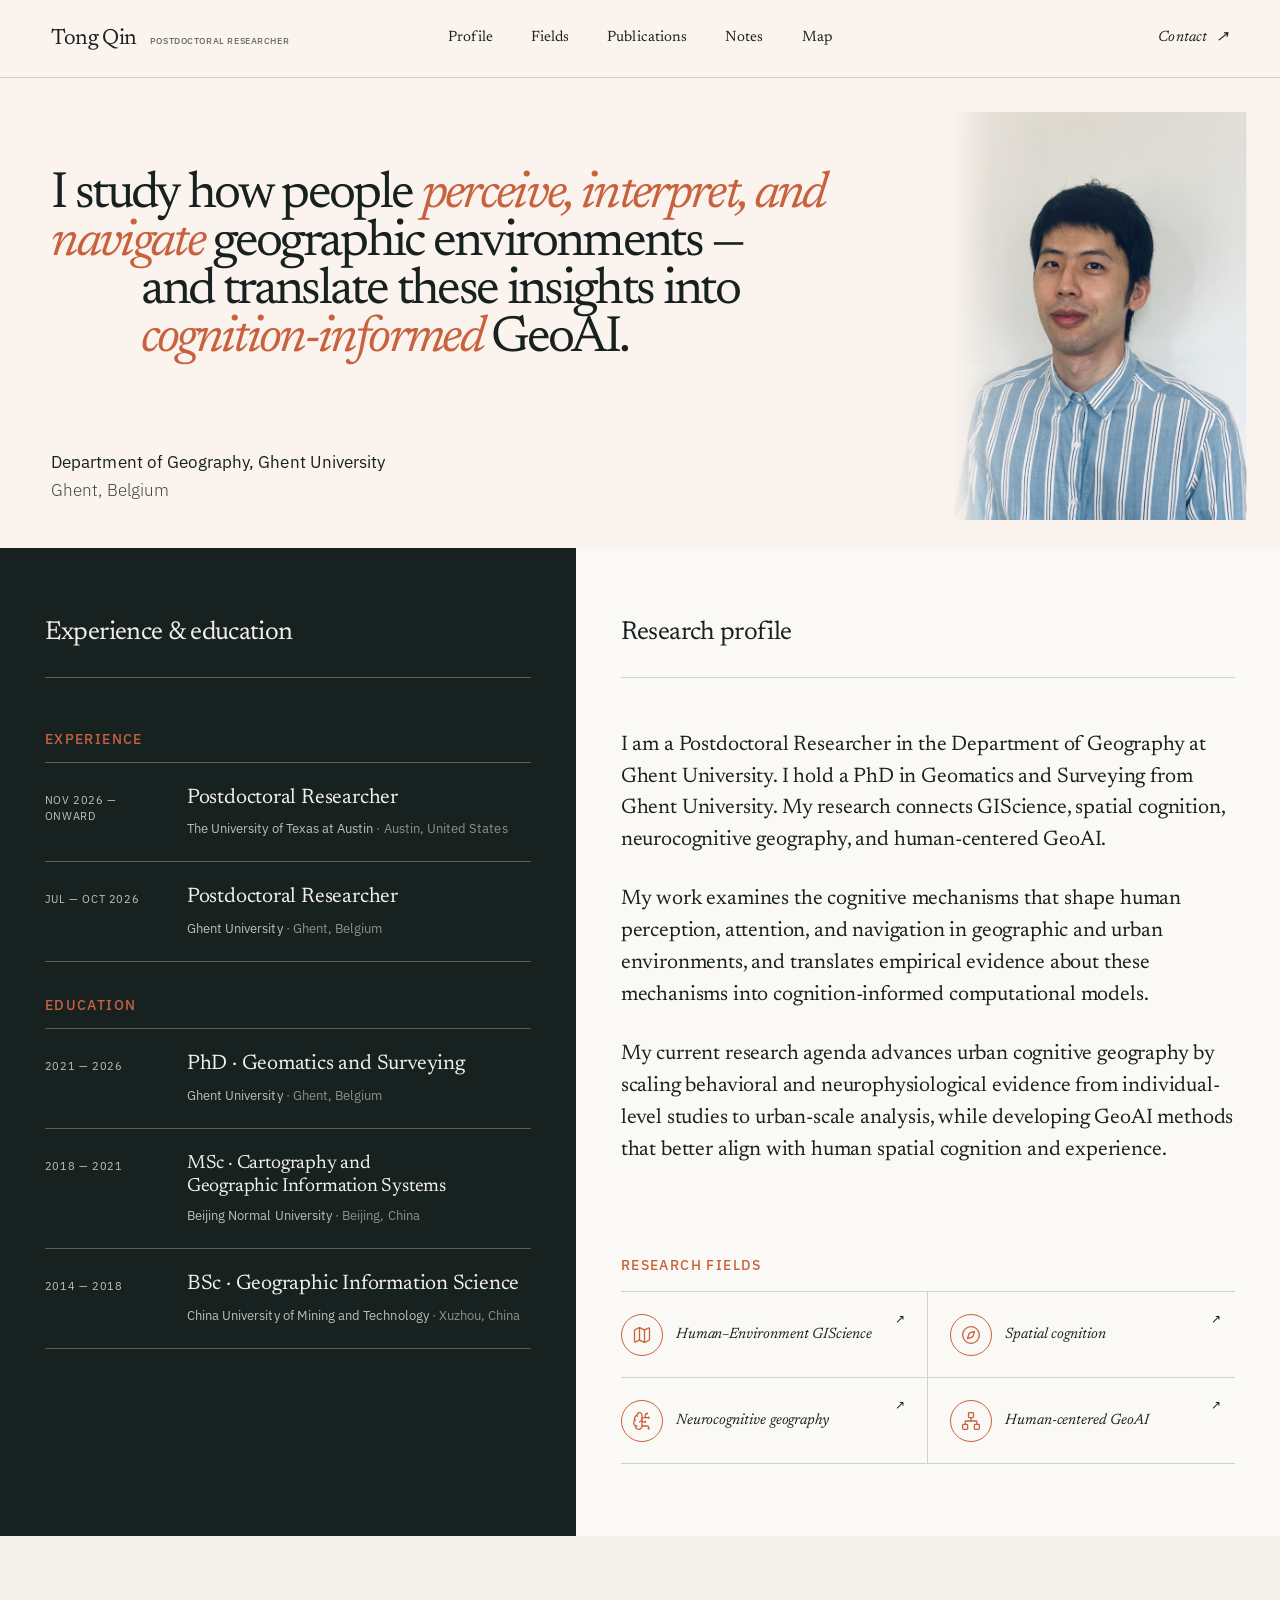
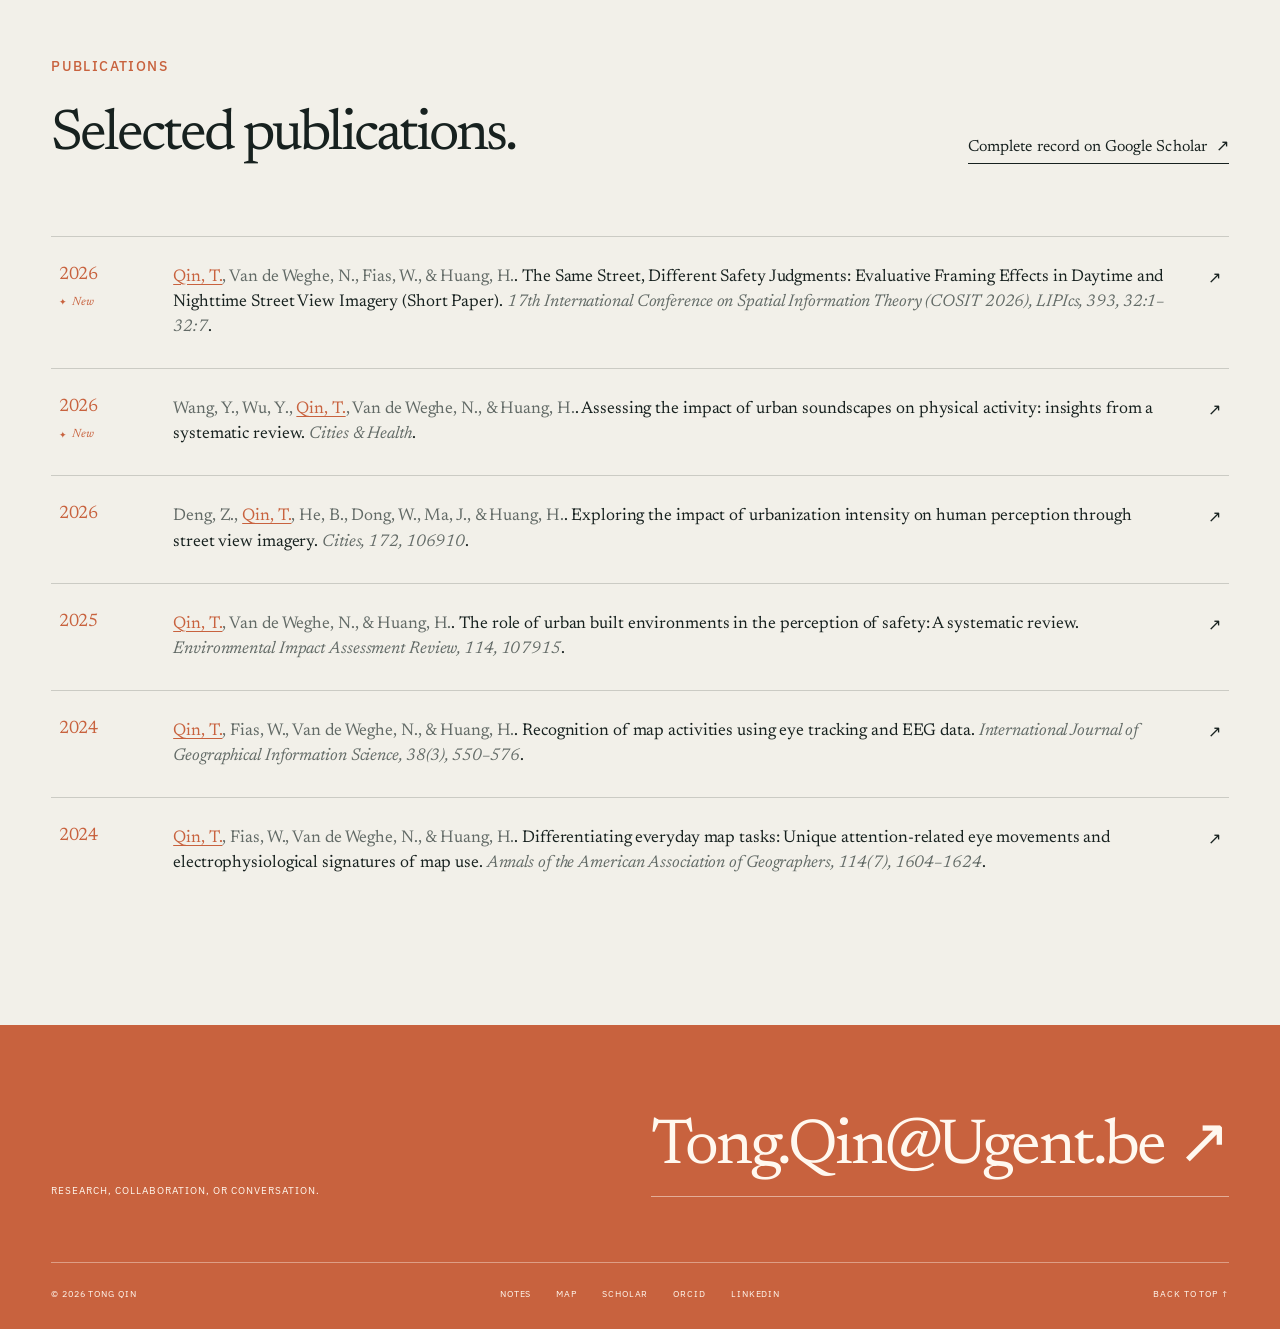
<file: index.html>
<!DOCTYPE html><html lang="en"><head><meta charSet="utf-8"/><meta name="viewport" content="width=device-width, initial-scale=1"/><link rel="preload" as="image" href="/images/tong-qin-portrait.jpg"/><link rel="stylesheet" href="/_next/static/chunks/0dwx9x0~49gks.css" data-precedence="next"/><link rel="preload" as="script" fetchPriority="low" href="/_next/static/chunks/0ht900cau6_ur.js"/><script src="/_next/static/chunks/0t2z5hkh7v~~b.js" async=""></script><script src="/_next/static/chunks/07lhk_q6pmm3r.js" async=""></script><script src="/_next/static/chunks/turbopack-0cek.dh0dqtgy.js" async=""></script><script src="/_next/static/chunks/0dbhjjzl8qfwv.js" async=""></script><script src="/_next/static/chunks/0hd.bmscic5zm-cosit2026.js" async=""></script><title>Tong Qin — GIScience &amp; Human-Centered GeoAI</title><meta name="description" content="Research on how people perceive, interpret, and navigate geographic environments, translated into cognition-informed GeoAI."/><script src="/_next/static/chunks/03~yq9q893hmn.js" noModule=""></script></head><body><div hidden=""><!--$--><!--/$--></div><main><header class="site-header"><a class="wordmark" href="#top" aria-label="Tong Qin, Postdoctoral Researcher, home"><span>Tong Qin</span><small>Postdoctoral Researcher</small></a><nav aria-label="Primary navigation"><a class="primary-nav-link" href="#profile">Profile</a><div class="nav-dropdown"><a class="primary-nav-link" href="#fields" aria-haspopup="true">Fields</a><div class="fields-menu" aria-label="Research fields"><a href="/research/giscience-cartography"><span aria-hidden="true"><svg xmlns="http://www.w3.org/2000/svg" width="14" height="14" viewBox="0 0 24 24" fill="none" stroke="currentColor" stroke-width="1.55" stroke-linecap="round" stroke-linejoin="round" class="lucide lucide-map" aria-hidden="true"><path d="M14.106 5.553a2 2 0 0 0 1.788 0l3.659-1.83A1 1 0 0 1 21 4.619v12.764a1 1 0 0 1-.553.894l-4.553 2.277a2 2 0 0 1-1.788 0l-4.212-2.106a2 2 0 0 0-1.788 0l-3.659 1.83A1 1 0 0 1 3 19.381V6.618a1 1 0 0 1 .553-.894l4.553-2.277a2 2 0 0 1 1.788 0z"></path><path d="M15 5.764v15"></path><path d="M9 3.236v15"></path></svg></span>Human–Environment GIScience<span aria-hidden="true">↗</span></a><a href="/research/spatial-cognition"><span aria-hidden="true"><svg xmlns="http://www.w3.org/2000/svg" width="14" height="14" viewBox="0 0 24 24" fill="none" stroke="currentColor" stroke-width="1.55" stroke-linecap="round" stroke-linejoin="round" class="lucide lucide-compass" aria-hidden="true"><circle cx="12" cy="12" r="10"></circle><path d="m16.24 7.76-1.804 5.411a2 2 0 0 1-1.265 1.265L7.76 16.24l1.804-5.411a2 2 0 0 1 1.265-1.265z"></path></svg></span>Spatial cognition<span aria-hidden="true">↗</span></a><a href="/research/neurocognitive-geography"><span aria-hidden="true"><svg xmlns="http://www.w3.org/2000/svg" width="14" height="14" viewBox="0 0 24 24" fill="none" stroke="currentColor" stroke-width="1.55" stroke-linecap="round" stroke-linejoin="round" class="lucide lucide-brain-circuit" aria-hidden="true"><path d="M12 5a3 3 0 1 0-5.997.125 4 4 0 0 0-2.526 5.77 4 4 0 0 0 .556 6.588A4 4 0 1 0 12 18Z"></path><path d="M9 13a4.5 4.5 0 0 0 3-4"></path><path d="M6.003 5.125A3 3 0 0 0 6.401 6.5"></path><path d="M3.477 10.896a4 4 0 0 1 .585-.396"></path><path d="M6 18a4 4 0 0 1-1.967-.516"></path><path d="M12 13h4"></path><path d="M12 18h6a2 2 0 0 1 2 2v1"></path><path d="M12 8h8"></path><path d="M16 8V5a2 2 0 0 1 2-2"></path><circle cx="16" cy="13" r=".5"></circle><circle cx="18" cy="3" r=".5"></circle><circle cx="20" cy="21" r=".5"></circle><circle cx="20" cy="8" r=".5"></circle></svg></span>Neurocognitive geography<span aria-hidden="true">↗</span></a><a href="/research/human-centered-geoai"><span aria-hidden="true"><svg xmlns="http://www.w3.org/2000/svg" width="14" height="14" viewBox="0 0 24 24" fill="none" stroke="currentColor" stroke-width="1.55" stroke-linecap="round" stroke-linejoin="round" class="lucide lucide-network" aria-hidden="true"><rect x="16" y="16" width="6" height="6" rx="1"></rect><rect x="2" y="16" width="6" height="6" rx="1"></rect><rect x="9" y="2" width="6" height="6" rx="1"></rect><path d="M5 16v-3a1 1 0 0 1 1-1h12a1 1 0 0 1 1 1v3"></path><path d="M12 12V8"></path></svg></span>Human-centered GeoAI<span aria-hidden="true">↗</span></a></div></div><a class="primary-nav-link" href="#publications">Publications</a><a class="primary-nav-link" href="/notes">Notes</a><a class="primary-nav-link" href="/footprints">Map</a></nav><a class="header-contact" href="mailto:Tong.Qin@Ugent.be">Contact <span aria-hidden="true">↗</span></a></header><section class="hero" id="top"><div class="hero-ripple" aria-hidden="true"></div><h1>I study how people <em>perceive, interpret, and navigate</em> geographic environments —<span>and translate these insights into <em>cognition-informed</em> GeoAI.</span></h1><figure class="hero-portrait"><img src="/images/tong-qin-portrait.jpg" alt="Portrait of Tong Qin"/></figure><div class="hero-bottom"><p><strong>Department of Geography, Ghent University</strong><br/>Ghent, Belgium</p></div></section><div class="about-split"><section class="profile section" id="profile"><header class="panel-heading"><h2>Research profile</h2></header><div class="profile-grid"><div class="profile-copy"><p>I am a Postdoctoral Researcher in the Department of Geography at Ghent University. I hold a PhD in Geomatics and Surveying from Ghent University. My research connects GIScience, spatial cognition, neurocognitive geography, and human-centered GeoAI.</p><p>My work examines the cognitive mechanisms that shape human perception, attention, and navigation in geographic and urban environments, and translates empirical evidence about these mechanisms into cognition-informed computational models.</p><p>My current research agenda advances urban cognitive geography by scaling behavioral and neurophysiological evidence from individual-level studies to urban-scale analysis, while developing GeoAI methods that better align with human spatial cognition and experience.</p></div></div><div class="focus-block" id="fields"><p class="focus-title">Research fields</p><div class="focus-line" aria-label="Research fields"><a class="field-link" href="/research/giscience-cartography"><span class="field-icon"><svg xmlns="http://www.w3.org/2000/svg" width="20" height="20" viewBox="0 0 24 24" fill="none" stroke="currentColor" stroke-width="1.55" stroke-linecap="round" stroke-linejoin="round" class="lucide lucide-map" aria-hidden="true"><path d="M14.106 5.553a2 2 0 0 0 1.788 0l3.659-1.83A1 1 0 0 1 21 4.619v12.764a1 1 0 0 1-.553.894l-4.553 2.277a2 2 0 0 1-1.788 0l-4.212-2.106a2 2 0 0 0-1.788 0l-3.659 1.83A1 1 0 0 1 3 19.381V6.618a1 1 0 0 1 .553-.894l4.553-2.277a2 2 0 0 1 1.788 0z"></path><path d="M15 5.764v15"></path><path d="M9 3.236v15"></path></svg></span><span class="field-name">Human–Environment GIScience</span><span class="field-arrow" aria-hidden="true">↗</span></a><a class="field-link" href="/research/spatial-cognition"><span class="field-icon"><svg xmlns="http://www.w3.org/2000/svg" width="20" height="20" viewBox="0 0 24 24" fill="none" stroke="currentColor" stroke-width="1.55" stroke-linecap="round" stroke-linejoin="round" class="lucide lucide-compass" aria-hidden="true"><circle cx="12" cy="12" r="10"></circle><path d="m16.24 7.76-1.804 5.411a2 2 0 0 1-1.265 1.265L7.76 16.24l1.804-5.411a2 2 0 0 1 1.265-1.265z"></path></svg></span><span class="field-name">Spatial cognition</span><span class="field-arrow" aria-hidden="true">↗</span></a><a class="field-link" href="/research/neurocognitive-geography"><span class="field-icon"><svg xmlns="http://www.w3.org/2000/svg" width="20" height="20" viewBox="0 0 24 24" fill="none" stroke="currentColor" stroke-width="1.55" stroke-linecap="round" stroke-linejoin="round" class="lucide lucide-brain-circuit" aria-hidden="true"><path d="M12 5a3 3 0 1 0-5.997.125 4 4 0 0 0-2.526 5.77 4 4 0 0 0 .556 6.588A4 4 0 1 0 12 18Z"></path><path d="M9 13a4.5 4.5 0 0 0 3-4"></path><path d="M6.003 5.125A3 3 0 0 0 6.401 6.5"></path><path d="M3.477 10.896a4 4 0 0 1 .585-.396"></path><path d="M6 18a4 4 0 0 1-1.967-.516"></path><path d="M12 13h4"></path><path d="M12 18h6a2 2 0 0 1 2 2v1"></path><path d="M12 8h8"></path><path d="M16 8V5a2 2 0 0 1 2-2"></path><circle cx="16" cy="13" r=".5"></circle><circle cx="18" cy="3" r=".5"></circle><circle cx="20" cy="21" r=".5"></circle><circle cx="20" cy="8" r=".5"></circle></svg></span><span class="field-name">Neurocognitive geography</span><span class="field-arrow" aria-hidden="true">↗</span></a><a class="field-link" href="/research/human-centered-geoai"><span class="field-icon"><svg xmlns="http://www.w3.org/2000/svg" width="20" height="20" viewBox="0 0 24 24" fill="none" stroke="currentColor" stroke-width="1.55" stroke-linecap="round" stroke-linejoin="round" class="lucide lucide-network" aria-hidden="true"><rect x="16" y="16" width="6" height="6" rx="1"></rect><rect x="2" y="16" width="6" height="6" rx="1"></rect><rect x="9" y="2" width="6" height="6" rx="1"></rect><path d="M5 16v-3a1 1 0 0 1 1-1h12a1 1 0 0 1 1 1v3"></path><path d="M12 12V8"></path></svg></span><span class="field-name">Human-centered GeoAI</span><span class="field-arrow" aria-hidden="true">↗</span></a></div></div></section><section class="experience section" id="experience"><header class="panel-heading"><h2>Experience &amp; education</h2></header><div class="timeline-group"><p class="timeline-label">Experience</p><div class="timeline"><article class="timeline-item"><p class="timeline-period">Nov 2026 — onward</p><div><h3 class="timeline-role">Postdoctoral Researcher</h3><p>The University of Texas at Austin<span> · <!-- -->Austin, United States</span></p></div></article><article class="timeline-item"><p class="timeline-period">Jul — Oct 2026</p><div><h3 class="timeline-role">Postdoctoral Researcher</h3><p>Ghent University<span> · <!-- -->Ghent, Belgium</span></p></div></article></div></div><div class="timeline-group"><p class="timeline-label">Education</p><div class="timeline"><article class="timeline-item"><p class="timeline-period">2021 — 2026</p><div><h3 class="timeline-role" aria-label="PhD · Geomatics and Surveying">PhD · Geomatics and Surveying</h3><p>Ghent University<span> · <!-- -->Ghent, Belgium</span></p></div></article><article class="timeline-item"><p class="timeline-period">2018 — 2021</p><div><h3 class="timeline-role timeline-role-long" aria-label="MSc · Cartography and Geographic Information Systems"><span>MSc · Cartography and</span><span>Geographic Information Systems</span></h3><p>Beijing Normal University<span> · <!-- -->Beijing, China</span></p></div></article><article class="timeline-item"><p class="timeline-period">2014 — 2018</p><div><h3 class="timeline-role" aria-label="BSc · Geographic Information Science">BSc · Geographic Information Science</h3><p>China University of Mining and Technology<span> · <!-- -->Xuzhou, China</span></p></div></article></div></div></section></div><section class="publications section" id="publications"><div class="section-title-row publication-heading"><div><p class="eyebrow">Publications</p><h2>Selected publications.</h2></div><a class="text-link" href="https://scholar.google.com/citations?user=ToNMO4kAAAAJ&amp;hl=en&amp;oi=sra" target="_blank" rel="noreferrer">Complete record on Google Scholar <span aria-hidden="true">↗</span></a></div><div class="publication-list"><a class="publication" href="https://doi.org/10.4230/LIPIcs.COSIT.2026.32" target="_blank" rel="noreferrer" aria-label="View The Same Street, Different Safety Judgments: Evaluative Framing Effects in Daytime and Nighttime Street View Imagery (Short Paper) at the publisher"><span class="publication-year">2026<small class="new-badge">New</small></span><span class="publication-citation"><span class="publication-authors"><strong>Qin, T.</strong>, Van de Weghe, N., Fias, W., &amp; Huang, H.</span>. The Same Street, Different Safety Judgments: Evaluative Framing Effects in Daytime and Nighttime Street View Imagery (Short Paper). <em>17th International Conference on Spatial Information Theory (COSIT 2026), LIPIcs, 393, 32:1–32:7</em>.</span><span class="publication-arrow"><span aria-hidden="true">↗</span></span></a><a class="publication" href="https://doi.org/10.1080/23748834.2026.2683259" target="_blank" rel="noreferrer" aria-label="View Assessing the impact of urban soundscapes on physical activity: insights from a systematic review at the publisher"><span class="publication-year">2026<small class="new-badge">New</small></span><span class="publication-citation"><span class="publication-authors">Wang, Y., Wu, Y., <strong>Qin, T.</strong>, Van de Weghe, N., &amp; Huang, H.</span>. <!-- -->Assessing the impact of urban soundscapes on physical activity: insights from a systematic review<!-- -->. <em>Cities &amp; Health</em>.</span><span class="publication-arrow"><span aria-hidden="true">↗</span></span></a><a class="publication" href="https://doi.org/10.1016/j.cities.2026.106910" target="_blank" rel="noreferrer" aria-label="View Exploring the impact of urbanization intensity on human perception through street view imagery at the publisher"><span class="publication-year">2026</span><span class="publication-citation"><span class="publication-authors">Deng, Z., <strong>Qin, T.</strong>, He, B., Dong, W., Ma, J., &amp; Huang, H.</span>. <!-- -->Exploring the impact of urbanization intensity on human perception through street view imagery<!-- -->. <em>Cities, 172, 106910</em>.</span><span class="publication-arrow"><span aria-hidden="true">↗</span></span></a><a class="publication" href="https://doi.org/10.1016/j.eiar.2025.107915" target="_blank" rel="noreferrer" aria-label="View The role of urban built environments in the perception of safety: A systematic review at the publisher"><span class="publication-year">2025</span><span class="publication-citation"><span class="publication-authors"><strong>Qin, T.</strong>, Van de Weghe, N., &amp; Huang, H.</span>. <!-- -->The role of urban built environments in the perception of safety: A systematic review<!-- -->. <em>Environmental Impact Assessment Review, 114, 107915</em>.</span><span class="publication-arrow"><span aria-hidden="true">↗</span></span></a><a class="publication" href="https://doi.org/10.1080/13658816.2024.2309188" target="_blank" rel="noreferrer" aria-label="View Recognition of map activities using eye tracking and EEG data at the publisher"><span class="publication-year">2024</span><span class="publication-citation"><span class="publication-authors"><strong>Qin, T.</strong>, Fias, W., Van de Weghe, N., &amp; Huang, H.</span>. <!-- -->Recognition of map activities using eye tracking and EEG data<!-- -->. <em>International Journal of Geographical Information Science, 38(3), 550–576</em>.</span><span class="publication-arrow"><span aria-hidden="true">↗</span></span></a><a class="publication" href="https://doi.org/10.1080/24694452.2024.2353845" target="_blank" rel="noreferrer" aria-label="View Differentiating everyday map tasks: Unique attention-related eye movements and electrophysiological signatures of map use at the publisher"><span class="publication-year">2024</span><span class="publication-citation"><span class="publication-authors"><strong>Qin, T.</strong>, Fias, W., Van de Weghe, N., &amp; Huang, H.</span>. <!-- -->Differentiating everyday map tasks: Unique attention-related eye movements and electrophysiological signatures of map use<!-- -->. <em>Annals of the American Association of Geographers, 114(7), 1604–1624</em>.</span><span class="publication-arrow"><span aria-hidden="true">↗</span></span></a></div></section><footer><div class="footer-top"><p>Research, collaboration, or conversation.</p><a href="mailto:Tong.Qin@Ugent.be">Tong.Qin@Ugent.be <span aria-hidden="true">↗</span></a></div><div class="footer-bottom"><span>© 2026 Tong Qin</span><div><a href="/notes">Notes</a><a href="/footprints">Map</a><a href="https://scholar.google.com/citations?user=ToNMO4kAAAAJ&amp;hl=en&amp;oi=sra" target="_blank" rel="noreferrer">Scholar</a><a href="https://orcid.org/0000-0001-5724-2105" target="_blank" rel="noreferrer">ORCID</a><a href="https://www.linkedin.com/in/tong-qin-729b31312/" target="_blank" rel="noreferrer">LinkedIn</a></div><a href="#top">Back to top ↑</a></div></footer></main><!--$--><!--/$--><script src="/_next/static/chunks/0ht900cau6_ur.js" id="_R_" async=""></script><script>(self.__next_f=self.__next_f||[]).push([0])</script><script>self.__next_f.push([1,"1:\"$Sreact.fragment\"\n2:I[39756,[\"/_next/static/chunks/0dbhjjzl8qfwv.js\"],\"default\"]\n3:I[37457,[\"/_next/static/chunks/0dbhjjzl8qfwv.js\"],\"default\"]\n4:I[47257,[\"/_next/static/chunks/0dbhjjzl8qfwv.js\"],\"ClientPageRoot\"]\n5:I[31713,[\"/_next/static/chunks/0dbhjjzl8qfwv.js\",\"/_next/static/chunks/0hd.bmscic5zm-cosit2026.js\"],\"default\"]\n8:I[97367,[\"/_next/static/chunks/0dbhjjzl8qfwv.js\"],\"OutletBoundary\"]\n9:\"$Sreact.suspense\"\nb:I[97367,[\"/_next/static/chunks/0dbhjjzl8qfwv.js\"],\"ViewportBoundary\"]\nd:I[97367,[\"/_next/static/chunks/0dbhjjzl8qfwv.js\"],\"MetadataBoundary\"]\nf:I[68027,[\"/_next/static/chunks/0dbhjjzl8qfwv.js\"],\"default\",1]\n:HL[\"/_next/static/chunks/0dwx9x0~49gks.css\",\"style\"]\n"])</script><script>self.__next_f.push([1,"0:{\"P\":null,\"c\":[\"\",\"\"],\"q\":\"\",\"i\":false,\"f\":[[[\"\",{\"children\":[\"__PAGE__\",{}]},\"$undefined\",\"$undefined\",16],[[\"$\",\"$1\",\"c\",{\"children\":[[[\"$\",\"link\",\"0\",{\"rel\":\"stylesheet\",\"href\":\"/_next/static/chunks/0dwx9x0~49gks.css\",\"precedence\":\"next\",\"crossOrigin\":\"$undefined\",\"nonce\":\"$undefined\"}],[\"$\",\"script\",\"script-0\",{\"src\":\"/_next/static/chunks/0dbhjjzl8qfwv.js\",\"async\":true,\"nonce\":\"$undefined\"}]],[\"$\",\"html\",null,{\"lang\":\"en\",\"children\":[\"$\",\"body\",null,{\"children\":[\"$\",\"$L2\",null,{\"parallelRouterKey\":\"children\",\"error\":\"$undefined\",\"errorStyles\":\"$undefined\",\"errorScripts\":\"$undefined\",\"template\":[\"$\",\"$L3\",null,{}],\"templateStyles\":\"$undefined\",\"templateScripts\":\"$undefined\",\"notFound\":[[[\"$\",\"title\",null,{\"children\":\"404: This page could not be found.\"}],[\"$\",\"div\",null,{\"style\":{\"fontFamily\":\"system-ui,\\\"Segoe UI\\\",Roboto,Helvetica,Arial,sans-serif,\\\"Apple Color Emoji\\\",\\\"Segoe UI Emoji\\\"\",\"height\":\"100vh\",\"textAlign\":\"center\",\"display\":\"flex\",\"flexDirection\":\"column\",\"alignItems\":\"center\",\"justifyContent\":\"center\"},\"children\":[\"$\",\"div\",null,{\"children\":[[\"$\",\"style\",null,{\"dangerouslySetInnerHTML\":{\"__html\":\"body{color:#000;background:#fff;margin:0}.next-error-h1{border-right:1px solid rgba(0,0,0,.3)}@media (prefers-color-scheme:dark){body{color:#fff;background:#000}.next-error-h1{border-right:1px solid rgba(255,255,255,.3)}}\"}}],[\"$\",\"h1\",null,{\"className\":\"next-error-h1\",\"style\":{\"display\":\"inline-block\",\"margin\":\"0 20px 0 0\",\"padding\":\"0 23px 0 0\",\"fontSize\":24,\"fontWeight\":500,\"verticalAlign\":\"top\",\"lineHeight\":\"49px\"},\"children\":404}],[\"$\",\"div\",null,{\"style\":{\"display\":\"inline-block\"},\"children\":[\"$\",\"h2\",null,{\"style\":{\"fontSize\":14,\"fontWeight\":400,\"lineHeight\":\"49px\",\"margin\":0},\"children\":\"This page could not be found.\"}]}]]}]}]],[]],\"forbidden\":\"$undefined\",\"unauthorized\":\"$undefined\"}]}]}]]}],{\"children\":[[\"$\",\"$1\",\"c\",{\"children\":[[\"$\",\"$L4\",null,{\"Component\":\"$5\",\"serverProvidedParams\":{\"searchParams\":{},\"params\":{},\"promises\":[\"$@6\",\"$@7\"]}}],[[\"$\",\"script\",\"script-0\",{\"src\":\"/_next/static/chunks/0hd.bmscic5zm-cosit2026.js\",\"async\":true,\"nonce\":\"$undefined\"}]],[\"$\",\"$L8\",null,{\"children\":[\"$\",\"$9\",null,{\"name\":\"Next.MetadataOutlet\",\"children\":\"$@a\"}]}]]}],{},null,false,null]},null,false,null],[\"$\",\"$1\",\"h\",{\"children\":[null,[\"$\",\"$Lb\",null,{\"children\":\"$Lc\"}],[\"$\",\"div\",null,{\"hidden\":true,\"children\":[\"$\",\"$Ld\",null,{\"children\":[\"$\",\"$9\",null,{\"name\":\"Next.Metadata\",\"children\":\"$Le\"}]}]}],null]}],false]],\"m\":\"$undefined\",\"G\":[\"$f\",[[\"$\",\"link\",\"0\",{\"rel\":\"stylesheet\",\"href\":\"/_next/static/chunks/0dwx9x0~49gks.css\",\"precedence\":\"next\",\"crossOrigin\":\"$undefined\",\"nonce\":\"$undefined\"}]]],\"S\":true,\"h\":null,\"s\":\"$undefined\",\"l\":\"$undefined\",\"p\":\"$undefined\",\"d\":\"$undefined\",\"b\":\"7n9ZTC2MnBRNo0GYieKWj\"}\n"])</script><script>self.__next_f.push([1,"6:{}\n7:\"$0:f:0:1:1:children:0:props:children:0:props:serverProvidedParams:params\"\n"])</script><script>self.__next_f.push([1,"c:[[\"$\",\"meta\",\"0\",{\"charSet\":\"utf-8\"}],[\"$\",\"meta\",\"1\",{\"name\":\"viewport\",\"content\":\"width=device-width, initial-scale=1\"}]]\n"])</script><script>self.__next_f.push([1,"a:null\ne:[[\"$\",\"title\",\"0\",{\"children\":\"Tong Qin — GIScience \u0026 Human-Centered GeoAI\"}],[\"$\",\"meta\",\"1\",{\"name\":\"description\",\"content\":\"Research on how people perceive, interpret, and navigate geographic environments, translated into cognition-informed GeoAI.\"}]]\n"])</script></body></html>
</file>
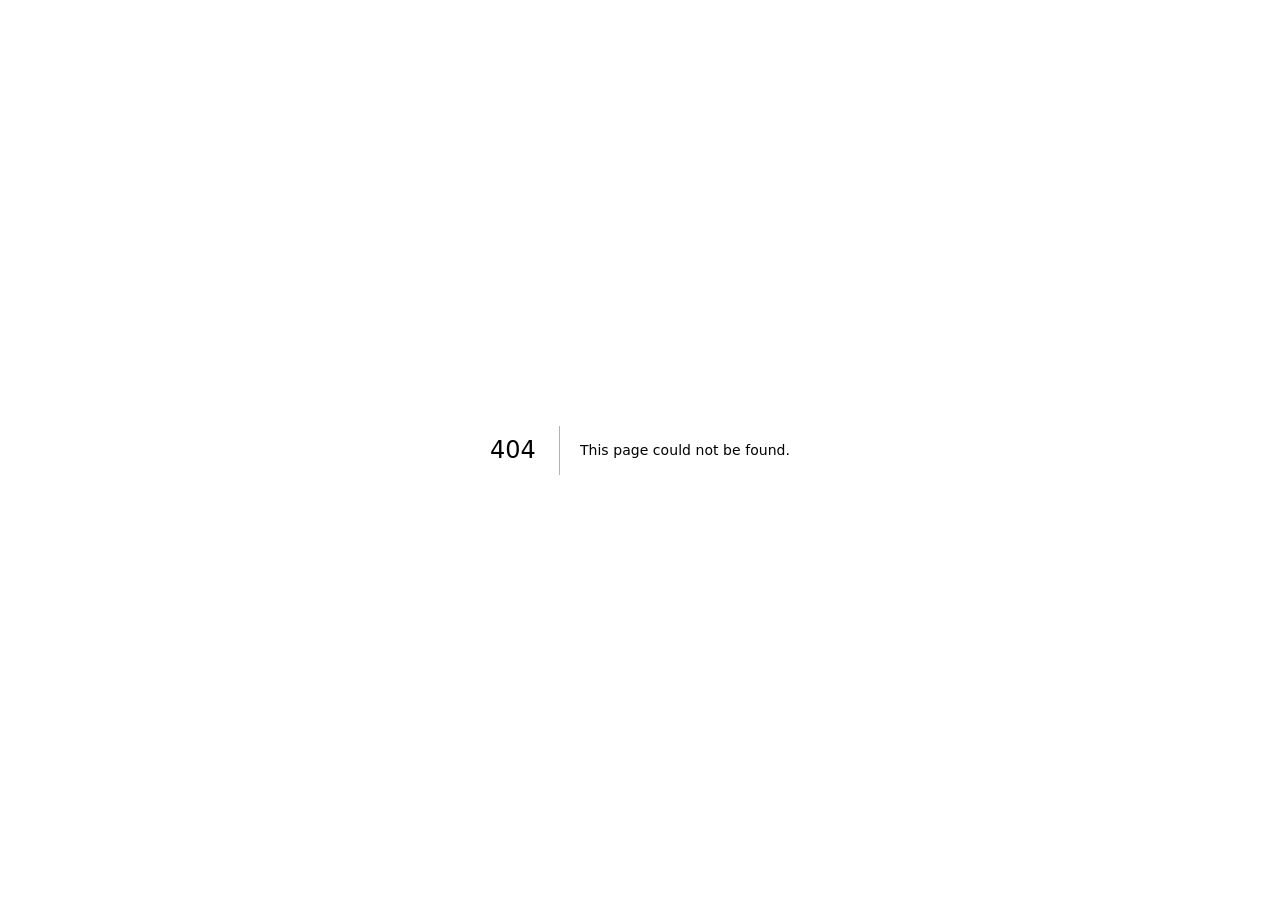
<file: 404/index.html>
<!DOCTYPE html><html lang="en"><head><meta charSet="utf-8"/><meta name="viewport" content="width=device-width, initial-scale=1"/><link rel="stylesheet" href="/_next/static/chunks/0dwx9x0~49gks.css" data-precedence="next"/><link rel="preload" as="script" fetchPriority="low" href="/_next/static/chunks/0ht900cau6_ur.js"/><script src="/_next/static/chunks/0t2z5hkh7v~~b.js" async=""></script><script src="/_next/static/chunks/07lhk_q6pmm3r.js" async=""></script><script src="/_next/static/chunks/turbopack-0cek.dh0dqtgy.js" async=""></script><script src="/_next/static/chunks/0dbhjjzl8qfwv.js" async=""></script><meta name="robots" content="noindex"/><title>404: This page could not be found.</title><title>Tong Qin — GIScience &amp; Human-Centered GeoAI</title><meta name="description" content="Research on how people perceive, interpret, and navigate geographic environments, translated into cognition-informed GeoAI."/><script src="/_next/static/chunks/03~yq9q893hmn.js" noModule=""></script></head><body><div hidden=""><!--$--><!--/$--></div><div style="font-family:system-ui,&quot;Segoe UI&quot;,Roboto,Helvetica,Arial,sans-serif,&quot;Apple Color Emoji&quot;,&quot;Segoe UI Emoji&quot;;height:100vh;text-align:center;display:flex;flex-direction:column;align-items:center;justify-content:center"><div><style>body{color:#000;background:#fff;margin:0}.next-error-h1{border-right:1px solid rgba(0,0,0,.3)}@media (prefers-color-scheme:dark){body{color:#fff;background:#000}.next-error-h1{border-right:1px solid rgba(255,255,255,.3)}}</style><h1 class="next-error-h1" style="display:inline-block;margin:0 20px 0 0;padding:0 23px 0 0;font-size:24px;font-weight:500;vertical-align:top;line-height:49px">404</h1><div style="display:inline-block"><h2 style="font-size:14px;font-weight:400;line-height:49px;margin:0">This page could not be found.</h2></div></div></div><!--$--><!--/$--><script src="/_next/static/chunks/0ht900cau6_ur.js" id="_R_" async=""></script><script>(self.__next_f=self.__next_f||[]).push([0])</script><script>self.__next_f.push([1,"1:\"$Sreact.fragment\"\n2:I[39756,[\"/_next/static/chunks/0dbhjjzl8qfwv.js\"],\"default\"]\n3:I[37457,[\"/_next/static/chunks/0dbhjjzl8qfwv.js\"],\"default\"]\n4:I[97367,[\"/_next/static/chunks/0dbhjjzl8qfwv.js\"],\"OutletBoundary\"]\n5:\"$Sreact.suspense\"\n8:I[97367,[\"/_next/static/chunks/0dbhjjzl8qfwv.js\"],\"ViewportBoundary\"]\na:I[97367,[\"/_next/static/chunks/0dbhjjzl8qfwv.js\"],\"MetadataBoundary\"]\nc:I[68027,[\"/_next/static/chunks/0dbhjjzl8qfwv.js\"],\"default\",1]\n:HL[\"/_next/static/chunks/0dwx9x0~49gks.css\",\"style\"]\n"])</script><script>self.__next_f.push([1,"0:{\"P\":null,\"c\":[\"\",\"_not-found\",\"\"],\"q\":\"\",\"i\":false,\"f\":[[[\"\",{\"children\":[\"/_not-found\",{\"children\":[\"__PAGE__\",{}]}]},\"$undefined\",\"$undefined\",16],[[\"$\",\"$1\",\"c\",{\"children\":[[[\"$\",\"link\",\"0\",{\"rel\":\"stylesheet\",\"href\":\"/_next/static/chunks/0dwx9x0~49gks.css\",\"precedence\":\"next\",\"crossOrigin\":\"$undefined\",\"nonce\":\"$undefined\"}],[\"$\",\"script\",\"script-0\",{\"src\":\"/_next/static/chunks/0dbhjjzl8qfwv.js\",\"async\":true,\"nonce\":\"$undefined\"}]],[\"$\",\"html\",null,{\"lang\":\"en\",\"children\":[\"$\",\"body\",null,{\"children\":[\"$\",\"$L2\",null,{\"parallelRouterKey\":\"children\",\"error\":\"$undefined\",\"errorStyles\":\"$undefined\",\"errorScripts\":\"$undefined\",\"template\":[\"$\",\"$L3\",null,{}],\"templateStyles\":\"$undefined\",\"templateScripts\":\"$undefined\",\"notFound\":[[[\"$\",\"title\",null,{\"children\":\"404: This page could not be found.\"}],[\"$\",\"div\",null,{\"style\":{\"fontFamily\":\"system-ui,\\\"Segoe UI\\\",Roboto,Helvetica,Arial,sans-serif,\\\"Apple Color Emoji\\\",\\\"Segoe UI Emoji\\\"\",\"height\":\"100vh\",\"textAlign\":\"center\",\"display\":\"flex\",\"flexDirection\":\"column\",\"alignItems\":\"center\",\"justifyContent\":\"center\"},\"children\":[\"$\",\"div\",null,{\"children\":[[\"$\",\"style\",null,{\"dangerouslySetInnerHTML\":{\"__html\":\"body{color:#000;background:#fff;margin:0}.next-error-h1{border-right:1px solid rgba(0,0,0,.3)}@media (prefers-color-scheme:dark){body{color:#fff;background:#000}.next-error-h1{border-right:1px solid rgba(255,255,255,.3)}}\"}}],[\"$\",\"h1\",null,{\"className\":\"next-error-h1\",\"style\":{\"display\":\"inline-block\",\"margin\":\"0 20px 0 0\",\"padding\":\"0 23px 0 0\",\"fontSize\":24,\"fontWeight\":500,\"verticalAlign\":\"top\",\"lineHeight\":\"49px\"},\"children\":404}],[\"$\",\"div\",null,{\"style\":{\"display\":\"inline-block\"},\"children\":[\"$\",\"h2\",null,{\"style\":{\"fontSize\":14,\"fontWeight\":400,\"lineHeight\":\"49px\",\"margin\":0},\"children\":\"This page could not be found.\"}]}]]}]}]],[]],\"forbidden\":\"$undefined\",\"unauthorized\":\"$undefined\"}]}]}]]}],{\"children\":[[\"$\",\"$1\",\"c\",{\"children\":[null,[\"$\",\"$L2\",null,{\"parallelRouterKey\":\"children\",\"error\":\"$undefined\",\"errorStyles\":\"$undefined\",\"errorScripts\":\"$undefined\",\"template\":[\"$\",\"$L3\",null,{}],\"templateStyles\":\"$undefined\",\"templateScripts\":\"$undefined\",\"notFound\":\"$undefined\",\"forbidden\":\"$undefined\",\"unauthorized\":\"$undefined\"}]]}],{\"children\":[[\"$\",\"$1\",\"c\",{\"children\":[[[\"$\",\"title\",null,{\"children\":\"404: This page could not be found.\"}],[\"$\",\"div\",null,{\"style\":\"$0:f:0:1:0:props:children:1:props:children:props:children:props:notFound:0:1:props:style\",\"children\":[\"$\",\"div\",null,{\"children\":[[\"$\",\"style\",null,{\"dangerouslySetInnerHTML\":{\"__html\":\"body{color:#000;background:#fff;margin:0}.next-error-h1{border-right:1px solid rgba(0,0,0,.3)}@media (prefers-color-scheme:dark){body{color:#fff;background:#000}.next-error-h1{border-right:1px solid rgba(255,255,255,.3)}}\"}}],[\"$\",\"h1\",null,{\"className\":\"next-error-h1\",\"style\":\"$0:f:0:1:0:props:children:1:props:children:props:children:props:notFound:0:1:props:children:props:children:1:props:style\",\"children\":404}],[\"$\",\"div\",null,{\"style\":\"$0:f:0:1:0:props:children:1:props:children:props:children:props:notFound:0:1:props:children:props:children:2:props:style\",\"children\":[\"$\",\"h2\",null,{\"style\":\"$0:f:0:1:0:props:children:1:props:children:props:children:props:notFound:0:1:props:children:props:children:2:props:children:props:style\",\"children\":\"This page could not be found.\"}]}]]}]}]],null,[\"$\",\"$L4\",null,{\"children\":[\"$\",\"$5\",null,{\"name\":\"Next.MetadataOutlet\",\"children\":\"$@6\"}]}]]}],{},null,false,null]},null,false,\"$@7\"]},null,false,null],[\"$\",\"$1\",\"h\",{\"children\":[[\"$\",\"meta\",null,{\"name\":\"robots\",\"content\":\"noindex\"}],[\"$\",\"$L8\",null,{\"children\":\"$L9\"}],[\"$\",\"div\",null,{\"hidden\":true,\"children\":[\"$\",\"$La\",null,{\"children\":[\"$\",\"$5\",null,{\"name\":\"Next.Metadata\",\"children\":\"$Lb\"}]}]}],null]}],false]],\"m\":\"$undefined\",\"G\":[\"$c\",[[\"$\",\"link\",\"0\",{\"rel\":\"stylesheet\",\"href\":\"/_next/static/chunks/0dwx9x0~49gks.css\",\"precedence\":\"next\",\"crossOrigin\":\"$undefined\",\"nonce\":\"$undefined\"}]]],\"S\":true,\"h\":null,\"s\":\"$undefined\",\"l\":\"$undefined\",\"p\":\"$undefined\",\"d\":\"$undefined\",\"b\":\"7n9ZTC2MnBRNo0GYieKWj\"}\n"])</script><script>self.__next_f.push([1,"d:[]\n7:\"$Wd\"\n"])</script><script>self.__next_f.push([1,"9:[[\"$\",\"meta\",\"0\",{\"charSet\":\"utf-8\"}],[\"$\",\"meta\",\"1\",{\"name\":\"viewport\",\"content\":\"width=device-width, initial-scale=1\"}]]\n"])</script><script>self.__next_f.push([1,"6:null\nb:[[\"$\",\"title\",\"0\",{\"children\":\"Tong Qin — GIScience \u0026 Human-Centered GeoAI\"}],[\"$\",\"meta\",\"1\",{\"name\":\"description\",\"content\":\"Research on how people perceive, interpret, and navigate geographic environments, translated into cognition-informed GeoAI.\"}]]\n"])</script></body></html>
</file>
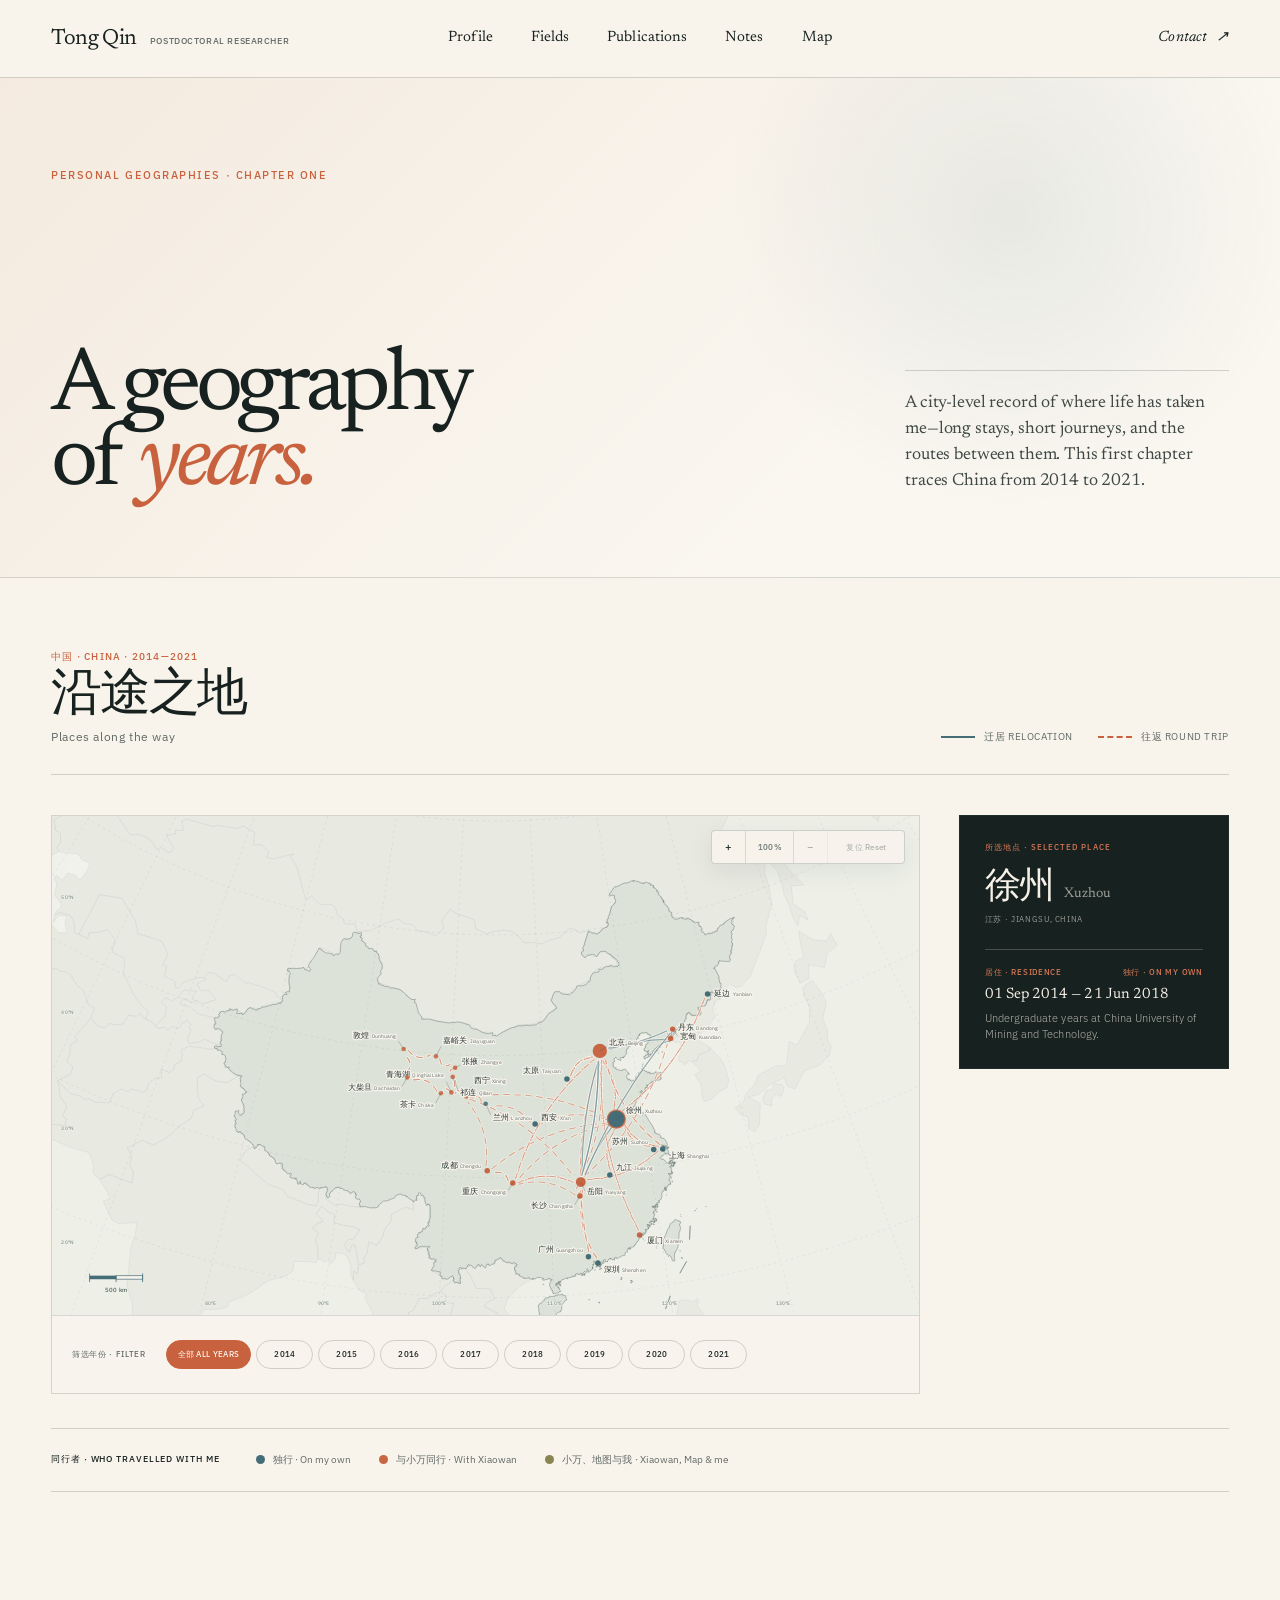
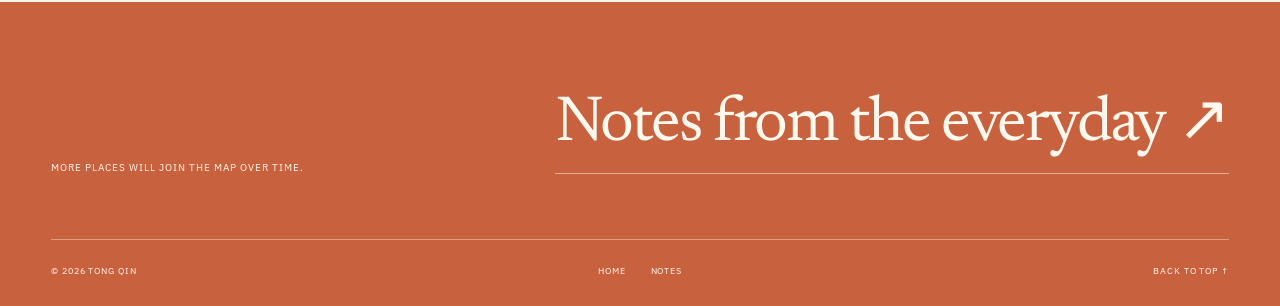
<file: footprints/index.html>
<!DOCTYPE html><html lang="en"><head><meta charSet="utf-8"/><meta name="viewport" content="width=device-width, initial-scale=1"/><link rel="stylesheet" href="/_next/static/chunks/0dwx9x0~49gks.css" data-precedence="next"/><link rel="preload" as="script" fetchPriority="low" href="/_next/static/chunks/0ht900cau6_ur.js"/><script src="/_next/static/chunks/0t2z5hkh7v~~b.js" async=""></script><script src="/_next/static/chunks/07lhk_q6pmm3r.js" async=""></script><script src="/_next/static/chunks/turbopack-0cek.dh0dqtgy.js" async=""></script><script src="/_next/static/chunks/0dbhjjzl8qfwv.js" async=""></script><script src="/_next/static/chunks/16y.96u9jp8nw.js" async=""></script><title>Personal Geographies — Tong Qin</title><meta name="description" content="A city-level map of the places, journeys, and relocations that have shaped Tong Qin’s life."/><script src="/_next/static/chunks/03~yq9q893hmn.js" noModule=""></script></head><body><div hidden=""><!--$--><!--/$--></div><main class="footprints-page" id="top"><header class="site-header footprints-site-header"><a class="wordmark" href="/" aria-label="Tong Qin, home"><span>Tong Qin</span><small>Postdoctoral Researcher</small></a><nav aria-label="Primary navigation"><a class="primary-nav-link" href="/#profile">Profile</a><a class="primary-nav-link" href="/#fields">Fields</a><a class="primary-nav-link" href="/#publications">Publications</a><a class="primary-nav-link" href="/notes">Notes</a><a class="primary-nav-link" href="/footprints" aria-current="page">Map</a></nav><a class="header-contact" href="mailto:Tong.Qin@Ugent.be">Contact <span aria-hidden="true">↗</span></a></header><section class="footprints-hero"><p class="footprints-eyebrow">Personal geographies · Chapter one</p><h1>A geography<br/>of <em>years.</em></h1><p class="footprints-intro">A city-level record of where life has taken me—long stays, short journeys, and the routes between them. This first chapter traces China from 2014 to 2021.</p></section><section class="footprints-atlas" aria-labelledby="atlas-title"><header class="footprints-atlas-header"><div><p>中国 · China · 2014—2021</p><h2 id="atlas-title">沿途之地 <small>Places along the way</small></h2></div><div class="footprints-line-legend" aria-label="路线图例 Route legend"><span><i class="legend-line legend-line--solid"></i>迁居 Relocation</span><span><i class="legend-line legend-line--dash"></i>往返 Round trip</span></div></header><div class="footprints-map-layout"><div class="footprints-map-panel"><div class="footprints-map-stage"><svg class="footprints-map   " viewBox="0 0 1200 690" role="img" aria-label="童钦2014至2021年在中国的居住与旅行足迹图"><defs><marker id="trip-arrow" viewBox="0 0 10 10" refX="8.7" refY="5" markerUnits="userSpaceOnUse" markerWidth="5.5" markerHeight="5.5" orient="auto"><path d="M 0 0 L 10 5 L 0 10 z" fill="#c86643"></path></marker><marker id="move-arrow" viewBox="0 0 10 10" refX="8.7" refY="5" markerUnits="userSpaceOnUse" markerWidth="5.5" markerHeight="5.5" orient="auto"><path d="M 0 0 L 10 5 L 0 10 z" fill="#456d78"></path></marker></defs><g class="map-zoom-layer" transform="translate(0 0) scale(1)"><g class="map-countries"><path d="M2041.193,661.96L2043.746,656.878L2051.603,654.523L2053.302,661.631L2044.591,671.809L2034.785,678.587L2029.642,675.951L2032.962,667.308ZM2058.406,621.752L2061.178,618.351L2063.408,624.497L2062.589,626.195L2054.772,637.683L2046.564,648.804L2041.409,647.263L2047.513,638.186L2051.973,633.099L2058.406,621.752Z"></path><path d="M-632.361,523.422L-630.954,526.744L-595.886,593.931L-599.989,601.159L-586.613,629.632L-604.35,637.494L-608.287,644.348L-601.306,656.179L-603.026,659.334L-612.419,662.47L-614.051,666.447L-619.056,670.738L-618.653,681.737L-620.037,697.327L-615.899,704.148L-633.494,700.286L-654.303,690.489L-663.836,682.599L-672.02,681.056L-683.353,672.283L-688.582,670.106L-705.252,651.388L-717.746,642.146L-710.331,624.814L-711.544,615.558L-712.144,610.113L-725.473,595.036L-731.33,584.389L-739.361,574.033L-743.796,566.906L-747.666,558.662L-743.902,538.714L-747.066,525.196L-744.406,516.68L-738.047,512.793L-731.764,501.049L-725.409,506.171L-716.734,507.368L-706.167,507.205L-700.6,508.333L-697.627,504.818L-698.51,499.604L-695.503,494.74L-690.207,497.228L-683.67,491.808L-683.731,480.701L-677.602,484.039L-662.265,498.331Z"></path><path d="M-705.557,-311.233L-706.567,-310.717L-709.636,-309.671L-732.678,-299.275L-751.332,-344.459L-790.371,-327.742L-797.201,-340.515L-806.487,-340.838L-827.417,-329.226L-849.128,-386.613L-855.417,-387.968L-848.677,-389.647L-848.609,-389.372L-835.171,-356.812L-828.977,-357.197L-819.796,-353.902L-796.705,-357.437L-772.279,-344.483L-750.196,-345.916L-747.282,-342.139L-733.429,-342.688L-726.925,-331.971L-726.787,-326.251L-724.103,-320.126L-718.707,-317.298L-714.49,-309.212L-706.469,-313.245Z"></path><path d="M-244.316,-1122.983L-245.474,-1120.204L-243.511,-1112.157L-250.115,-1105.182L-260.705,-1096.18L-266.825,-1094.636L-271.079,-1078.983L-283.226,-1081.556L-302.444,-1082.036L-306.304,-1073.988L-316.307,-1068.765L-310.157,-1053.879L-295.041,-1042.568L-289.053,-1035.548L-303.223,-1030.178L-323.929,-1020.352L-343.455,-1011.823L-352.741,-1016.777L-362.848,-1004.622L-372.62,-996.528L-377.916,-980.971L-383.403,-974.847L-397.087,-971.67L-399.638,-963.849L-405.878,-960.018L-423.981,-960.133L-429.663,-968.076L-434.895,-975.965L-439.431,-993.848L-451.662,-1008.409L-452.489,-1026.863L-446.312,-1049.384L-443.987,-1065.403L-443.443,-1076.592L-453.61,-1087.447L-458.433,-1102.432L-476.991,-1122.172L-489.459,-1137.912L-488.684,-1127.924L-470.632,-1106.193L-460.929,-1081.048L-461.768,-1064.607L-471.079,-1056.061L-480.634,-1067.948L-498.827,-1066.929L-511.779,-1064.953L-521.961,-1051.207L-521.724,-1032.005L-504.264,-1018.744L-516.362,-1019.123L-523.057,-1012.27L-532.585,-1027.566L-539.561,-1054.356L-544.785,-1066.808L-554.93,-1081.583L-552.354,-1090.341L-538.254,-1088.645L-527.495,-1066.552L-525.366,-1085.051L-525.354,-1098.149L-514.792,-1104.04L-492.43,-1100.218L-486.843,-1104.326L-488.27,-1112.299L-483.313,-1115.183L-494.017,-1126.008L-506.08,-1131.892L-512.73,-1137.412L-514.271,-1142.754L-514.348,-1146.571L-518.152,-1148.565L-513.546,-1169.565L-509.566,-1186.833L-510.072,-1188.542L-244.316,-1122.983ZM1740.929,-1188.542L1743.938,-1185.451L1758.54,-1176.132L1760.139,-1175.016L1767.383,-1172.776L1769.727,-1162.109L1772.24,-1150.69L1775.906,-1145.97L1778.761,-1148.481L1783.59,-1150.57L1785.307,-1150.702L1796.558,-1136.854L1801.445,-1125.066L1812.758,-1112.661L1813.266,-1109.622L1811.318,-1105.114L1809.142,-1103.384L1807.383,-1103.366L1801.132,-1105.048L1791.071,-1109.138L1780.701,-1110.91L1766.717,-1106.105L1752.16,-1101.136L1746.363,-1087.964L1743.21,-1088.936L1741.438,-1086.942L1741.919,-1083.839L1739.675,-1081.159L1735.86,-1079.999L1737.888,-1078.059L1737.837,-1074.933L1736.091,-1075.383L1734.859,-1072.508L1730.699,-1070.793L1726.652,-1061.342L1722.351,-1051.616L1717.31,-1039.947L1712.527,-1028.875L1718.194,-1019.465L1718.713,-1015.842L1715.635,-1001.8L1718.488,-992.983L1714.13,-981.892L1712.181,-970.434L1711.569,-962.671L1708.938,-959.13L1699.978,-956.805L1700.212,-953.112L1706.528,-953.318L1707.175,-930.566L1707.205,-892.921L1705.95,-855.575L1703.783,-822.672L1700.618,-789.811L1696.545,-757.648L1691.331,-724.528L1689.434,-713.889L1683.07,-681.898L1676.084,-651.457L1676.084,-651.457L1675.699,-650.003L1654.816,-633.575L1645.98,-627.953L1634.184,-611.111L1618.704,-609.53L1609.619,-613.83L1599.143,-603.077L1586.279,-605.246L1571.484,-597.054L1563.663,-599.393L1558.137,-607.028L1548.622,-609.834L1533.921,-597.089L1514.005,-593.525L1501.665,-591.618L1492.261,-585.817L1484.247,-582.071L1475.221,-580.238L1476.365,-569.763L1480.789,-558.171L1468.459,-554.256L1459.894,-550.839L1452.528,-544.219L1448.468,-536.127L1374.916,-569.25L1331.734,-588.737L1340.341,-601.098L1350.652,-610.407L1354.812,-617.709L1352.57,-626.118L1352.427,-636.442L1357.849,-647.012L1356.723,-659.938L1357.909,-673.113L1364.283,-676.776L1363.332,-683.22L1358.487,-686.519L1361.239,-691.341L1375.26,-701.213L1370.081,-713.467L1379.23,-712.198L1379.686,-722.135L1376.956,-725.882L1379.836,-735.044L1387.433,-745.748L1395.547,-763.144L1399.589,-773.628L1400.117,-781.497L1408.072,-791.201L1412.5,-778.98L1417.49,-793.107L1418.889,-815.136L1417.467,-822.258L1426.024,-830.107L1420.382,-839.561L1414.243,-831.837L1410.465,-837.417L1410.737,-847.21L1409.985,-853.731L1413.396,-859.996L1420.719,-867.702L1420.143,-876.798L1426.37,-890.986L1424.543,-903.677L1424.865,-915.559L1416.985,-914.584L1414.732,-921.731L1418.722,-934.343L1430.835,-934.638L1420.443,-939.506L1420.529,-946.028L1407.784,-949.099L1400.624,-940.255L1396.05,-930.906L1383.075,-931.186L1374.544,-940.024L1375.893,-950.187L1380.461,-958.242L1392.873,-969.715L1399.249,-963.143L1400.589,-978.034L1413.192,-979.082L1402.521,-988.847L1409.445,-999.195L1419.023,-997.813L1426.778,-1006.666L1416.496,-1014.002L1404.943,-1018.399L1391.559,-1017.035L1390.891,-1028.25L1390.812,-1040.084L1394.954,-1051.633L1400.917,-1053.209L1408.574,-1048.457L1414.298,-1055.304L1420.697,-1055.376L1432.462,-1040.911L1436.226,-1029.759L1433.46,-1020.681L1440.409,-1019.088L1452.713,-1012.437L1458.965,-1010.682L1469.37,-1001.818L1471.506,-989.603L1478.016,-983.269L1487.232,-983.469L1489.803,-973.383L1502.138,-963.288L1519.075,-954.399L1530.913,-951.377L1548.36,-951.607L1550.189,-965.583L1564.182,-970.717L1575.545,-975.978L1571.484,-989.227L1576.52,-1007.804L1581.381,-1018.103L1587.904,-1025.935L1590.661,-1038.757L1595.777,-1050.071L1594.221,-1066.507L1593.985,-1077.474L1607.762,-1078.154L1623.052,-1083.963L1639.487,-1094.478L1651.724,-1112.77L1644.953,-1119.754L1627.539,-1121.958L1603.822,-1111.596L1597.02,-1102.963L1586.569,-1117.238L1573.379,-1125.861L1561.576,-1128.768L1551.652,-1125.661L1540.338,-1116.44L1531.556,-1102.739L1513.806,-1110.202L1501.523,-1103.402L1479.91,-1095.657L1475.335,-1101.013L1475.736,-1116.735L1475.173,-1122.983L1740.929,-1188.542ZM1487.435,-1043.831L1479.884,-1049.326L1478.033,-1061.277L1480.779,-1061.562L1490.322,-1052.624L1490.993,-1046.355ZM1351.366,-1055.312L1347.358,-1046.111L1343.586,-1045.741L1342.255,-1049.123L1339.958,-1066.075L1342.8,-1079.945L1345.529,-1081.277L1347.012,-1073.365L1348.499,-1065.377L1351.591,-1057.574ZM1487.112,-1077.032L1482.221,-1079.587L1481.827,-1083.23L1484.281,-1086.011L1492.424,-1084.082L1491.979,-1079.936L1488.177,-1076.809ZM1341.926,-950.466L1345.948,-946.675L1345.653,-935.973L1343.321,-926.993L1338.871,-930.779L1335.956,-941.134L1339.005,-947.65ZM1318.937,-947.602L1319.339,-944.4L1319.306,-931.084L1317.039,-929.135L1316.65,-943.355L1317.93,-948.393ZM1309.686,-926.728L1312.146,-935.177L1315.105,-933.35L1317.047,-922.951L1315.218,-917.185L1312.255,-914.152L1309.045,-913.584L1309.261,-922.641ZM1344.433,-991.002L1344.408,-979.011L1342.788,-959.273L1337.631,-956.406L1333.021,-955.227L1329.429,-947.76L1328.941,-932.862L1326.388,-924.478L1322.761,-927.077L1322.812,-941.79L1325.226,-949.84L1324.299,-963.906L1326.725,-970.315L1330.268,-968.941L1331.639,-977.398L1333.408,-982.212L1332.788,-991.987L1332.313,-1002.639L1328.729,-1013.796L1325.669,-1028.277L1324.31,-1039.993L1326.388,-1048.323L1330.003,-1050.689L1333.444,-1046.665L1337.513,-1036.24L1337.863,-1026.744L1342.437,-1006.024ZM1309.375,-824.869L1311.78,-834.602L1313.966,-831.979L1314.753,-818.559L1310.62,-808.544L1308.846,-814.552ZM1304.551,-827.597L1307.143,-836.455L1307.691,-827.778L1306.192,-816.222L1305.102,-816.499L1303.745,-823.92ZM-437.447,-959.891L-447.406,-966.071L-461.3,-973.997L-456.182,-966.643L-460.023,-959.535L-465.555,-963.634L-470.484,-954.132L-466.672,-948.951L-472.059,-938.21L-484.037,-941.941L-481.408,-934.148L-490.183,-932.891L-500.527,-929.616L-515.049,-934.656L-515.549,-939.795L-512.209,-947.197L-498.695,-944.336L-496.496,-947.377L-510.385,-960.995L-509.473,-967.739L-502.073,-959.407L-497.516,-970.008L-497.792,-982.09L-495.686,-1003.786L-490.652,-1005.102L-485.417,-997.705L-480.57,-1002.162L-471.403,-992.122L-446.149,-979.135L-437.311,-971.978L-432.206,-962.502L-433.149,-957.634ZM1450.463,-1039.155L1453.644,-1049.116L1456.225,-1059.518L1462.602,-1061.437L1460.396,-1067.5L1463.803,-1074.471L1469.594,-1067.668L1468.605,-1053.712L1463.177,-1047.88L1471.862,-1040.536L1480.896,-1029.22L1473.09,-1025.145L1475.919,-1013.574L1468.111,-1020.237L1457.165,-1019.92L1444.417,-1021.173L1444.698,-1027.366L1450.364,-1029.736L1447.664,-1033.757ZM-120.859,-1092.528L-125.21,-1087.499L-130.264,-1087.676L-130.909,-1073.174L-139.731,-1066.796L-147.853,-1049.236L-153.745,-1043.345L-166.17,-1037.823L-169.36,-1053.281L-180.639,-1035.911L-185.312,-1023.559L-198.655,-1013.421L-201.037,-1000.606L-209.956,-1004.221L-223.757,-1020.819L-216.556,-1030.386L-201.827,-1041.516L-201.697,-1052.425L-209.063,-1054.779L-218.335,-1047.319L-226.368,-1036.845L-230.516,-1033.894L-245.007,-1030.241L-254.714,-1034.675L-249.252,-1045.113L-234.447,-1064.899L-248.577,-1054.777L-258.596,-1047.05L-263.797,-1046.391L-254.094,-1069.305L-242.321,-1086.388L-233.377,-1095.39L-230.126,-1091.572L-220.307,-1102.633L-210.893,-1113.288L-214.814,-1114.089L-214.551,-1115.64L-201.059,-1112.312L-201.059,-1112.312L-202.311,-1103.567L-196.977,-1105.172L-191.175,-1100.819L-181.088,-1087.505L-175.034,-1088.479L-170.065,-1090.567L-161.273,-1101.194L-160.635,-1102.34L-120.859,-1092.528ZM1445.408,-1115.64L1452.728,-1093.374L1449.593,-1085.26L1438.559,-1088.661L1434.823,-1104.153L1431.915,-1112.312L1445.408,-1115.64ZM1391.492,-1102.34L1391.16,-1086.832L1386.953,-1091.121L1381.437,-1081.243L1382.24,-1074.288L1379.518,-1067.377L1383.832,-1063.94L1388.022,-1050.179L1389.943,-1021.394L1388.631,-1004.438L1388.279,-991.626L1384.829,-984.758L1378.744,-992.281L1379.79,-981.366L1368.624,-977.914L1358.427,-982.794L1353.359,-990.034L1348.296,-1008.819L1355.729,-1004.244L1361.639,-1011.015L1352.094,-1016.703L1344.93,-1034.751L1353.458,-1049.369L1360.744,-1049.562L1354.676,-1063.742L1354.676,-1063.742L1348.941,-1069.864L1350.592,-1087.497L1351.716,-1092.528L1391.492,-1102.34ZM1350.663,-944.341L1350.144,-959.789L1351.558,-974.11L1361.77,-963.689L1364.443,-954.852L1373.082,-947.151L1373.034,-938.426L1363.588,-933.385L1358.299,-933.334L1353.751,-937.082ZM1311.675,-740.458L1307.943,-753.881L1305.584,-769.343L1307.814,-779.994L1308.341,-789.782L1314.644,-787.687L1316.689,-781.71L1315.878,-775.047L1317.001,-761.134L1315.888,-749.541ZM1568.018,-574.681L1570.03,-584.327L1586.197,-575.491L1601.38,-579.898L1600.014,-575.942L1591.004,-572.404L1582.751,-571.215L1576.313,-567.988L1569.057,-568.588L1564.483,-570.851ZM1304.359,-865.898L1306.13,-879.496L1309.478,-898.261L1313.268,-903.556L1316.663,-906.266L1315.582,-894.772L1312.612,-883.278L1311.535,-867.659L1309.594,-874.546L1307.262,-866.237ZM1682.157,-642.335L1682.999,-636.354L1671.073,-620.734L1664.573,-619.082L1656.374,-611.254L1651.348,-610.666L1645.338,-600.797L1635.63,-599.399L1632.281,-601.388L1638.909,-611.131L1643.113,-616.805L1647.529,-626.079L1653.946,-628.113L1662.859,-631.307L1672.191,-640.154ZM1329.476,-746.111L1333.824,-755.962L1338.126,-774.372L1342.34,-780.932L1348.022,-788.068L1349.028,-778.336L1352.942,-758.738L1358.574,-747.888L1363.388,-746.832L1364.175,-725.735L1358.276,-722.988L1347.944,-707.379L1344.275,-711.781L1337.963,-718.9L1332.901,-726.941L1324.985,-721.495ZM1331.911,-847.218L1330.904,-853.76L1331.873,-861.283L1336.537,-862.247L1340.792,-857.493L1340.05,-832.648L1342.094,-813.689L1340.753,-802.523L1337.394,-802.088L1335.227,-817.767L1331.378,-784.926L1327.824,-775.167L1320.596,-786.56L1319.251,-793.679L1325.317,-813.26L1332.428,-825.309L1334.541,-837.855L1324.62,-828.535L1322.128,-835.439L1323.885,-842.672L1328.39,-844.69ZM1360.324,-854.48L1365.261,-862.602L1376.315,-866.736L1384.51,-868.666L1390.906,-881.444L1396.923,-895.45L1402.212,-894.461L1402.82,-881.42L1407.698,-886.356L1412.158,-883.5L1409.572,-869.08L1405.392,-855.558L1405.44,-846.28L1408.268,-830.919L1407.812,-810.478L1407.061,-796.134L1400.607,-792.677L1395.598,-782.445L1395.774,-775.258L1384.563,-767.331L1384.272,-772.715L1384.316,-785.019L1386.545,-795.881L1385.936,-806.289L1381.032,-791.733L1379.21,-775.111L1376.958,-764.261L1371.957,-761.067L1370.688,-779.562L1368.731,-767.826L1363.151,-755.218L1356.212,-763.18L1352.956,-769.187L1350.089,-790.184L1353.317,-797.443L1357.72,-792.934L1356.934,-810.035L1363.704,-819.759L1359.182,-828.89L1363.436,-835.386L1374.879,-840.54L1370.609,-844.799L1358.984,-840.462L1358.036,-847.175ZM1366.37,-900.139L1359.217,-891.987L1354.34,-900.927L1356.583,-909.792L1355.164,-923.097L1358.165,-925.085L1363.345,-918.16L1367.796,-929.663L1377.831,-928.531L1382.432,-915.982L1381.476,-908.533L1377.117,-903.244L1368.122,-884.495L1364.654,-884.753ZM1354.776,-854.334L1355.049,-864.337L1357.683,-869.869L1364.321,-862.854L1356.043,-851.671ZM1326.792,-914.607L1330.889,-920.128L1335.621,-920.424L1342.777,-917.169L1343.774,-905.084L1342.116,-897.245L1336.529,-897.481L1336.945,-885.562L1329.77,-885.348L1330.281,-893.085L1327.414,-903.976L1327.953,-914.045ZM1296.455,-931.491L1294.325,-936.157L1293.576,-943.149L1292.284,-940.088L1291.102,-955.909L1293.827,-964.868L1294.217,-976.506L1294.301,-987.836L1298.219,-993.801L1299.476,-1002.371L1302.874,-993.178L1310.091,-980.965L1311.796,-968.611L1311.824,-954.019L1309.08,-946.306L1306.317,-946.266L1304.05,-951.659L1304.733,-938.972L1302.607,-931.253L1299.555,-926.794ZM-32.062,-1070.622L-34.802,-1056.306L-38.122,-1042.167L-41.134,-1027.928L-44.434,-1010.285L-47.064,-996.062L-49.918,-984.001L-51.297,-984.446L-51.69,-1001.135L-50.444,-1017.544L-50.76,-1023.821L-53.046,-1009.179L-54.214,-1025.681L-54.04,-1036.976L-57.22,-1049.635L-55.343,-1063.839L-55.778,-1068.476L-54.218,-1076.088L-32.062,-1070.622ZM1285.075,-1076.088L1288.642,-1063.299L1287.361,-1072.849L1289.768,-1068.47L1292.121,-1074.982L1296.301,-1069.112L1300.919,-1058.988L1304.81,-1056.379L1309.271,-1047.155L1311.001,-1048.517L1308.197,-1060.402L1310.249,-1061.003L1319.337,-1043.258L1320.107,-1024.29L1324.533,-1003.577L1324.764,-992.8L1325.725,-979.239L1321.575,-977.936L1318.266,-990.862L1312.623,-986.714L1311.58,-990.945L1312.71,-1010.143L1308.782,-999.883L1308.625,-988.39L1304.966,-993.682L1301.578,-1005.718L1298.733,-1007.32L1297.233,-997.245L1294.049,-993.894L1291.804,-1012.577L1291.704,-1018.085L1287.501,-1028.262L1289.235,-1012.891L1292.832,-989.137L1291.911,-976.852L1289.912,-970.935L1288.804,-962.872L1286.923,-961.233L1286.923,-961.233L1285.022,-971.185L1284.089,-979.027L1281.719,-992.116L1278.464,-1001.715L1277.543,-1010.016L1277.914,-1017.451L1274.27,-1022.041L1271.935,-1030.652L1269.132,-1042.377L1264.582,-1062.386L1264.27,-1065.989L1262.919,-1070.622L1285.075,-1076.088ZM1405.969,-1104.077L1410.928,-1099.796L1413.659,-1090.932L1407.924,-1087.556L1400.185,-1089.358L1396.793,-1096.2L1398.707,-1103.175L1404.007,-1104.567ZM1403.232,-932.805L1407.768,-937.79L1412.261,-932.94L1408.73,-922.082L1410.155,-915.59L1404.607,-904.685L1400.865,-911.69L1395.635,-917.173L1398.93,-925.58L1400.993,-930.349ZM-452.155,-1057.316L-451.311,-1053.42L-457.18,-1039.782L-465.275,-1029.481L-468.298,-1029.494L-468.009,-1034.832L-461.164,-1048.306ZM-499.301,-1058.022L-507.85,-1055.134L-511.085,-1047.171L-511.858,-1036.619L-517.997,-1043.007L-518.566,-1047.325L-509.738,-1060.894L-503.834,-1062.958Z"></path><path d="M-510.072,-1188.542L-509.566,-1186.833L-513.546,-1169.565L-518.152,-1148.565L-514.348,-1146.571L-514.271,-1142.754L-512.73,-1137.412L-506.08,-1131.892L-494.017,-1126.008L-483.313,-1115.183L-488.27,-1112.299L-486.843,-1104.326L-492.43,-1100.218L-514.792,-1104.04L-525.354,-1098.149L-531.1,-1097.044L-537.025,-1110.721L-540.585,-1123.708L-543.138,-1136.927L-551.702,-1145.061L-555.012,-1147.801L-563.723,-1149.697L-573.266,-1147.505L-574.662,-1142.629L-568.373,-1142.697L-572.733,-1139.84L-577.283,-1141.704L-578.368,-1150.366L-576.892,-1156.056L-577.912,-1165.524L-577.593,-1170.933L-576.853,-1178.116L-579.329,-1189.199L-580.217,-1170.824L-584.112,-1167.939L-585.297,-1185.958L-583.535,-1193.664L-581.615,-1192.845L-585.309,-1197.577L-586.907,-1194.183L-598.082,-1199.604L-608.567,-1211.633L-604.125,-1211.479L-603.987,-1211.709L-510.072,-1188.542ZM1834.844,-1211.709L1834.688,-1209.075L1831.549,-1204.059L1839.782,-1208.722L1841.952,-1212.502L1848.096,-1214.25L1855.469,-1211.824L1870.316,-1207.874L1869.915,-1206.579L1857.79,-1207.812L1853.028,-1199.948L1839.682,-1195.286L1847.339,-1194.571L1857.187,-1199.637L1856.477,-1190.807L1859.836,-1200.634L1875.385,-1204.832L1875.681,-1208.71L1881.052,-1211.384L1897.089,-1217.107L1911.26,-1211.765L1919.222,-1199.301L1930.777,-1192.767L1933.245,-1186.358L1940.717,-1180.857L1946.675,-1180.11L1960.322,-1167.425L1969.651,-1161.225L1980.683,-1156.564L1992.825,-1156.533L2003.896,-1161.105L2017.178,-1168.329L2027.67,-1176.824L2034.794,-1178.219L2052.534,-1188.687L2063.66,-1190.348L2070.15,-1190.944L2080.832,-1189.201L2083.737,-1185.177L2083.089,-1177.519L2076.336,-1173.886L2073.553,-1167.658L2060.778,-1157.421L2049.305,-1148.568L2043.209,-1145.325L2031.73,-1146.447L2023.275,-1141.004L2011.163,-1127.765L2009.469,-1121.915L2019.097,-1108.767L2018.601,-1106.156L2011.784,-1098.245L2008.787,-1088.903L2012.844,-1073.277L2012.374,-1060.557L2014.644,-1049.932L2017.814,-1044.396L2022.017,-1047.369L2028.836,-1047.772L2031.85,-1051.123L2034.294,-1048.612L2032.337,-1043.083L2035.995,-1038.024L2036.379,-1027.576L2028.37,-1016.25L2031.311,-1003.986L2028.065,-993.387L2029.748,-984.588L2034.243,-972.758L2047.186,-960.17L2054.841,-946.019L2063.004,-938.237L2070.593,-935.056L2082.102,-935.087L2090.106,-935.968L2095.723,-938.855L2096.328,-933.067L2092.784,-922.461L2087.638,-910.839L2079.809,-906.698L2068.086,-903.519L2058.47,-894.987L2048.593,-890.108L2036.996,-883.11L2030.055,-873.189L2030.009,-861.537L2042.93,-852.017L2037.367,-840.365L2031.927,-833.22L2022.498,-830.206L2013.437,-826.047L2005.511,-818.179L1999.725,-811.404L1993.373,-806.738L1991.347,-782.726L1998.278,-782.08L1997.202,-771.005L1994.239,-743.369L1978.277,-713.427L1967.027,-694.047L1963.958,-695.843L1962.897,-678.293L1961.437,-662.633L1952.537,-661.968L1941.338,-655.09L1938.126,-649.238L1933.099,-648.743L1930.754,-641.467L1925.315,-637.629L1921.052,-625.75L1917.659,-622.977L1908.259,-623.433L1888.816,-614.646L1863.432,-609.513L1859.727,-610.885L1852.955,-606.672L1836.811,-600.526L1823.021,-602.259L1812.411,-598.119L1799.575,-604.269L1785.46,-607.471L1771.99,-606.978L1757.844,-615.517L1743.475,-620.715L1729.124,-625.827L1706.978,-629.386L1692.326,-629.497L1684.087,-628.337L1681.314,-630.434L1690.719,-644.653L1707.345,-646.745L1703.741,-650.497L1690.127,-651.9L1676.084,-651.457L1676.084,-651.457L1683.07,-681.898L1689.434,-713.889L1691.331,-724.528L1696.545,-757.648L1700.618,-789.811L1703.783,-822.672L1705.95,-855.575L1707.205,-892.921L1707.175,-930.566L1706.528,-953.318L1700.212,-953.112L1699.978,-956.805L1708.938,-959.13L1711.569,-962.671L1712.181,-970.434L1714.13,-981.892L1718.488,-992.983L1715.635,-1001.8L1718.713,-1015.842L1718.194,-1019.465L1712.527,-1028.875L1717.31,-1039.947L1722.351,-1051.616L1726.652,-1061.342L1730.699,-1070.793L1734.859,-1072.508L1736.091,-1075.383L1737.837,-1074.933L1737.888,-1078.059L1735.86,-1079.999L1739.675,-1081.159L1741.919,-1083.839L1741.438,-1086.942L1743.21,-1088.936L1746.363,-1087.964L1752.16,-1101.136L1766.717,-1106.105L1780.701,-1110.91L1791.071,-1109.138L1801.132,-1105.048L1807.383,-1103.366L1809.142,-1103.384L1811.318,-1105.114L1813.266,-1109.622L1812.758,-1112.661L1801.445,-1125.066L1796.558,-1136.854L1785.307,-1150.702L1783.59,-1150.57L1778.761,-1148.481L1775.906,-1145.97L1772.24,-1150.69L1769.727,-1162.109L1767.383,-1172.776L1760.139,-1175.016L1758.54,-1176.132L1743.938,-1185.451L1740.929,-1188.542L1834.844,-1211.709ZM1944.213,-63.297L1946.906,-64.903L1950.128,-65.909L1957.133,-66.305L1957.689,-65.479L1957.299,-58.368L1956.675,-52.678L1957.69,-49.214L1953.589,-47.112L1950.021,-49.963L1943.583,-50.976L1942.513,-52.625L1941.752,-56.386L1938.47,-57.211L1937.686,-58.803L1938.59,-59.645ZM1929.706,-61.448L1930.648,-59.283L1928.736,-54.156L1924.377,-53.816L1922.27,-53.028L1921.319,-53.449L1920.997,-55.488L1925.361,-59.333ZM1917.506,-55.074L1918.688,-53.688L1913.646,-46.922L1912.639,-49.017ZM1899.113,-43.506L1900.712,-43.985L1907.745,-44.684L1908.057,-43.456L1907.275,-42.689L1903.731,-38.479L1899.566,-38.92L1898.667,-38.783ZM1880.58,-30.946L1883.895,-28.981L1884.163,-26.541L1878.736,-23.98L1878.206,-25.309L1878.261,-28.204ZM1325.241,-337.78L1330.853,-342.615L1335.876,-339.774L1334.138,-333.861L1328.155,-330.889L1321.474,-329.142ZM1426.261,-418.284L1430.437,-423.201L1436.59,-424.237L1438.604,-413.315L1438.586,-401.97L1432.573,-399.855L1425.64,-402.431L1425.596,-412.717ZM1331.734,-588.737L1374.916,-569.25L1448.468,-536.127L1452.528,-544.219L1459.894,-550.839L1468.459,-554.256L1480.789,-558.171L1476.365,-569.763L1475.221,-580.238L1484.247,-582.071L1492.261,-585.817L1501.665,-591.618L1514.005,-593.525L1533.921,-597.089L1548.622,-609.834L1558.137,-607.028L1563.663,-599.393L1556.266,-596.03L1548.694,-589.319L1534.89,-591.164L1518.854,-583.536L1503.436,-583.649L1499.308,-575.418L1493.471,-561.474L1485.223,-552.791L1463.203,-541.044L1457.002,-534.048L1445.4,-521.546L1441.043,-509.437L1426.836,-496.29L1416.239,-489.548L1414.215,-479.119L1424.223,-475.905L1422.625,-470.936L1420.169,-460.05L1420.524,-450.409L1418.104,-439.821L1409.805,-443.18L1399.3,-454.136L1400.194,-464.789L1395.772,-464.453L1397.034,-450.318L1402.335,-439.862L1404.481,-422.897L1414.32,-424.904L1418.945,-411.573L1418.912,-399.438L1417.646,-388.809L1422.049,-383.066L1420.285,-365.945L1424.632,-359.272L1423.558,-345.943L1418.651,-341.053L1416.823,-330.962L1415.166,-319.611L1414.4,-309.763L1407.464,-293.247L1404.406,-293.652L1405.288,-306.875L1407.297,-317.577L1406.67,-331.199L1412.435,-342.156L1410.004,-349.826L1410.102,-366.217L1408.751,-369.761L1408.243,-378.697L1399.51,-386.536L1394.693,-395.503L1392.465,-383.918L1388.577,-382.864L1390.245,-375.523L1380.4,-374.875L1383.39,-369.661L1375.194,-371.138L1374.614,-359.954L1371.204,-355.286L1363.461,-359.974L1360.026,-364.583L1352.177,-362.952L1347.214,-351.621L1336.903,-349.701L1330.219,-346.954L1323.65,-352.095L1314.421,-350.524L1310.066,-358.469L1308.237,-369.131L1304.401,-376.104L1307.92,-382.368L1313.367,-385.818L1312.12,-395.563L1316.841,-399.936L1317.205,-407.881L1311.075,-410.287L1306.238,-407.852L1305.629,-416.103L1302.698,-411.763L1299.717,-402.661L1300.606,-398.717L1294.075,-395.151L1287.912,-384.592L1277.49,-376.811L1270.933,-377.495L1258.045,-374.247L1261.212,-386.921L1267.69,-405.546L1271.845,-410.955L1276.444,-406.012L1286.6,-420.474L1275.99,-419.912L1265.888,-414.783L1257.201,-414.119L1248.083,-411.31L1238.014,-405.144L1235.747,-412.746L1244.235,-424.156L1245.868,-435.561L1242.288,-440.608L1242.517,-450.45L1245.904,-457.428L1250.161,-472.486L1254.855,-477.954L1256.33,-491.276L1264.695,-499.818L1272.112,-501.794L1272.013,-505.909L1279.397,-516.778L1281.483,-515.017L1289.251,-524.324L1292.154,-531.833L1303.33,-544.518L1311.3,-557.391L1315.417,-562.105L1318.282,-572.369L1326.625,-581.627ZM1257.362,-333.812L1262.936,-336.019L1265.437,-341.048L1272.88,-343.941L1279.963,-349.327L1280.666,-347.782L1278.619,-340.75L1271.919,-337.718L1267.787,-336.893L1263.269,-330.579L1260.954,-329.862Z"></path><path d="M423.105,160.365L412.859,169.626L403.555,169.434L399.848,185.601L392.201,191.723L371.41,181.725L356.786,208.971L350.132,211.22L326.145,212.176L329.327,243.02L320.302,245.268L318.858,254.805L312.263,250.545L307.926,243.158L291.204,236.738L272.201,230.723L267.525,231.241L253.317,219.409L245.771,220.615L240.907,229.478L223.97,217.628L215.693,217.26L210.678,223.308L203.086,223.877L183.864,229.283L174.551,238.631L170.178,237.067L169.93,228.387L155.591,222.09L158.471,208.351L153.042,205.996L160.343,190.734L151.893,173.89L132.709,166.923L118.979,163.361L115.162,144.866L109.244,135.023L98.347,116.294L97.062,114.031L65.989,108.943L37.035,163.711L31.115,161.446L29.951,145.734L25.085,137.596L11.395,133.821L3.909,135.968L5.413,132.09L11.511,127.53L12.477,121.301L3.426,109.262L6.617,93.597L3.245,86.554L5.769,81.715L14.697,88.996L21.392,78.745L31.259,81.451L38.78,88.715L48.696,75.651L52.046,65.718L41.832,60.668L35.629,52.256L20.614,51.666L9.739,48.993L6.26,43.582L11.858,37.007L11.803,23.801L4.544,19.643L2.878,5.074L15.089,-1.817L14.27,-6.365L31.411,-16.626L35.586,-2.657L43.146,-11.986L71.136,-15.42L85.5,-7.322L100.205,14.035L108.134,25.912L121.387,25.209L136.531,32.676L145.026,46.355L149.922,43.373L163.202,50.499L168.874,44.639L158.228,27.209L170.711,24.48L170.84,19.679L181.593,20.148L179.565,7.058L186.113,4.117L223.03,14.552L229.111,12.858L254.623,16.855L265.361,13.97L281.007,23.34L278.507,39.873L289.777,39.696L300.377,48.987L296.856,56.989L306.511,59.176L335.286,52.214L330.319,55.943L339.447,71.418L351.389,117.106L358.981,110.256L371.029,122.83L386.906,122.193L392.063,126.309L395.128,136.592L401.867,141.235L405.052,148.975L419.225,149.46Z"></path><path d="M37.035,163.711L65.989,108.943L97.062,114.031L98.347,116.294L109.244,135.023L115.162,144.866L118.979,163.361L132.709,166.923L151.893,173.89L160.343,190.734L153.042,205.996L158.471,208.351L155.591,222.09L169.93,228.387L170.178,237.067L174.551,238.631L183.864,229.283L203.086,223.877L210.678,223.308L213.542,226.08L200.193,232.871L206.577,241.925L216.237,240.865L227.195,253.969L208.247,260.349L199.814,255.623L194.851,254.299L194.759,249.28L199.853,242.797L182.998,240.767L175.434,249.522L166.538,256.105L157.033,251.543L151.242,257.283L158.442,264.418L156.461,277.16L143.487,290.485L135.678,283.562L129.06,280.759L133.278,271.283L120.332,258.056L111.335,245.185L106.987,234.58L98.714,218.05L100.434,199.682L97.999,195.146L85.627,190.128L82.909,184.978L87.603,172.321L76.966,157.128L63.452,161.21L51.554,161.576L49.372,170.003Z"></path><path d="M1298.038,888.739L1333.003,885.61L1369.421,879.393L1384.696,880.697L1397.496,882.818L1403.589,889.127L1437.187,883.45L1444.663,888.046L1428.542,897.021L1436.356,903.484L1456.392,904.136L1474.324,911.566L1484.619,906.175L1486.457,911.885L1501.63,907.075L1497.181,912.022L1519.121,907.509L1518.847,911.929L1507.07,918.74L1500.995,917.877L1484.549,924.11L1464.972,931.051L1447.018,929.89L1433.461,927.881L1419.103,921.303L1392.668,926.207L1378.474,936.357L1368.758,945.171L1374.868,953.434L1361.816,963.663L1350.451,965.735L1330.616,972.776L1314.583,931.352ZM1510.727,809.878L1519.427,810.412L1524.883,815.779L1521.154,821.932L1514.079,816.32L1507.503,813.593L1497.518,813.549L1484.909,813.186L1470.531,815.7L1473.811,810.226L1484.96,809.098L1492.235,808.906L1501.08,808.197ZM1501.128,848.995L1492.915,856.866L1485.22,864.253L1475.673,868.873L1459.225,872.314L1447.365,873.617L1447.034,869.032L1463.939,863.274L1473.232,857.6L1473.007,850.303L1475.405,848.74L1480.379,854.534L1490.006,848.604L1492.85,841.873L1500.431,832.474L1494.809,826.077L1505.127,820.521L1509.697,820.758L1512.934,827.799L1510.942,838.384L1502.179,844.106ZM1558.555,810.983L1565.315,810.86L1578.009,813.856L1588.48,813.325L1587.933,818.062L1583.708,822L1573.607,821.581L1561.733,818.124L1552.979,810.863L1554.706,808.391Z"></path><path d="M1298.038,888.739L1314.583,931.352L1330.616,972.776L1309.885,968.724L1289.721,973.179L1286.295,978.488L1262.263,987.284L1266.769,974.059L1277.456,966.319L1267.631,953.967L1254.782,946.128L1214.82,947.015L1199.021,950.797L1167.113,946.953L1163.515,955.149L1156.617,958.449L1150.927,954.737L1149.166,948.855L1132.99,946.204L1151.66,935.562L1164.976,931.919L1162.367,928.77L1135.157,936.616L1125.511,930.463L1108.251,932.418L1098.615,927.592L1122.564,917.507L1130.691,910.351L1161.773,907.452L1166.226,911.714L1178.125,932.251L1199.834,934.389L1210.665,915.086L1228.978,899.925L1245.161,894.335L1262.397,893.53L1277.618,893.453ZM1017.294,1060.406L1019.829,1062.605L1021.003,1066.513L1009.957,1078.902L993.317,1085.104L990.634,1083.987L991.601,1079.198L998.636,1069.56ZM1190.88,988.569L1186.026,979.215L1187.941,973.453L1190.529,967.758L1196.015,970.319L1197.96,976.622ZM851.679,900.125L842.966,914.803L858.303,926.996L855.982,934.147L878.74,944.73L856.812,949.456L851.783,960.117L854.246,973.022L837.142,985.018L838.313,999.228L833.324,1021.563L829.898,1016.911L808.428,1025.546L799.885,1017.735L785.965,1018.2L775.866,1014.527L753.18,1021.369L745.644,1015.052L732.98,1016.635L716.888,1015.915L712.908,996.955L703.178,993.438L693.419,981.528L690.306,968.941L691.931,955.308L702.635,945.072L706.276,954.739L719.584,962.33L731.552,958.627L743.618,958.905L754.047,950.728L762.92,948.75L781.009,951.364L795.959,946.832L803.496,925.454L810.073,919.589L814.589,902.029L835.542,899.604ZM1083.805,958.942L1105.499,957.642L1115.116,966.274L1097.724,964.806L1081.648,967.659L1071.168,971.188L1057.942,973.826L1060.583,965.198ZM1039.671,983.773L1025.927,984.162L1020.942,979.023L1040.021,974.116L1045.772,977.598ZM1040.147,895.387L1043.299,902.891L1054.38,901.572L1057.502,906.97L1059.525,919.623L1049.699,920.51L1048.933,929.76L1058.318,935.379L1053.495,938.31L1043.91,931.162L1034.271,914.293L1035.33,902.018ZM952.047,933.244L973.233,928.621L989.418,914.534L993.258,917.094L981.293,934.338L967.822,939.792L949.389,940.328L918.385,946.378L902.33,951.044L901.353,962.295L920.233,972.313L929.392,964.192L963.646,953.14L963.373,959.945L954.788,959.39L948.052,969.178L932.259,977.534L953.438,992.377L950.828,997.769L970.993,1010.605L972.519,1019.631L962.873,1025.519L954.378,1022.086L961.736,1009.168L943.625,1017.843L938.158,1014.832L939.77,1009.078L924.527,1003.245L923.773,989.38L911.613,995.668L915.813,1011.673L919.673,1031.302L907.571,1035.176L898.586,1032.398L902.263,1018.877L897.281,1005.901L889.134,1006.985L881.812,998.216L888.442,987.859L889.561,976.211L895.825,953.254L898.841,946.741L913.061,933.511L928.282,935.366ZM926.849,1095.184L898.749,1089.914L917.131,1084.567L928.319,1086.969L935.985,1089.869L935.316,1093.601ZM944.219,1069.046L957.315,1065.783L974.257,1057.748L972.666,1065.667L943.369,1074.62L916.458,1077.196L915.72,1072.32L931.084,1067.081ZM882.313,1075.96L894.544,1073.168L900.32,1078.144L877.507,1084.014L863.764,1087.583L852.952,1088.783L858.897,1080.256L869.923,1078.761L874.639,1073.323ZM684.846,1066.119L687.748,1070.903L726.103,1070.503L730.155,1064.591L767.522,1068.686L775.48,1076.942L805.749,1076.772L831.173,1082.276L808.748,1089.741L786.079,1086.344L767.926,1088.179L746.98,1088.657L727.99,1087.382L704.425,1083.395L689.623,1082.64L681.295,1084.638L644.598,1079.907L641.057,1074.076L622.702,1073.207L636.302,1059.964L660.397,1060.381L676.57,1065.343ZM603.364,992.11L606.56,1002.139L613.278,1010.137L627.493,1011.354L637.002,1020.264L632.252,1037.846L631.652,1059.399L609.651,1059.739L593.066,1048.012L568.064,1036.156L559.908,1027.413L545.571,1015.421L536.375,1004.377L522.641,983.628L506.584,970.661L501.821,957.814L495.581,945.948L479.439,935.522L470.735,922.118L457.569,912.673L440.006,894.444L439.182,886.672L450.73,888.383L478.577,893.634L493.697,909.427L507.291,920.445L517.119,927.206L533.951,943.958L552.978,944.921L568.402,955.463L579.059,967.959L593.354,974.833L585.58,986.544L596.468,991.688Z"></path><path d="M-1807.071,-1346.061L-1811.793,-1337.288L-1818.798,-1325.884L-1827.875,-1294.597L-1834.624,-1260.329L-1836.165,-1271.892L-1832.904,-1295.387L-1828.706,-1307.54L-1826.075,-1322.39L-1821.492,-1348.652ZM-1647.201,-1062.438L-1655.099,-1068.756L-1665.158,-1075.604L-1675.183,-1076.078L-1677.036,-1081.308L-1683.299,-1083.534L-1688.287,-1085.504L-1698.636,-1056.531L-1705.044,-1060.144L-1710.06,-1045.827L-1714.595,-1047.277L-1725.035,-1070.634L-1727.274,-1105.98L-1724.737,-1153.439L-1721.012,-1179.196L-1726.926,-1174.8L-1733.005,-1180.4L-1737.918,-1176.557L-1739.324,-1191.164L-1737.512,-1215.548L-1731.293,-1237.869L-1732.263,-1247.38L-1741.225,-1245.264L-1745.994,-1229.538L-1745.053,-1216.176L-1750.335,-1209.712L-1750.062,-1231.921L-1752.529,-1251.774L-1760.217,-1256.486L-1763.667,-1262.803L-1760.244,-1285.388L-1761.249,-1304.821L-1765.939,-1312.698L-1775.428,-1290.003L-1780.507,-1267.158L-1786.009,-1276.523L-1785.652,-1305.736L-1791.49,-1322.845L-1790.4,-1345.498L-1791.873,-1355.955L-1800.449,-1349.484L-1807.246,-1333.954L-1805.089,-1344.166L-1799.891,-1366.5L-1787.18,-1425.01L-1781.082,-1434.163L-1776.046,-1432.518L-1772.938,-1448.646L-1768.501,-1456.553L-1760.553,-1456.91L-1761.534,-1437.845L-1758.58,-1429.25L-1754.224,-1431.27L-1750.586,-1417.179L-1742.253,-1406.375L-1737.108,-1407.966L-1737.784,-1397.246L-1734.251,-1399.181L-1730.345,-1409.825L-1728.617,-1401.291L-1723.278,-1411.336L-1712.593,-1414.79L-1712.925,-1404.973L-1701.773,-1406.734L-1694.085,-1399.4L-1687.555,-1391.481L-1687.163,-1376.956L-1676.947,-1382.16L-1668.509,-1380.512L-1665.942,-1361.909L-1657.955,-1360.929L-1651.183,-1346.027L-1642.253,-1344.228L-1639.323,-1349.771L-1620.112,-1356.808L-1612.399,-1340.927L-1602,-1341.171L-1594.043,-1331.321L-1586.806,-1314.906L-1582.953,-1298.073L-1577.535,-1303.926L-1574.864,-1298.696L-1556.386,-1296.155L-1554.964,-1271.439L-1544.458,-1261.973L-1541.17,-1264.168L-1533.665,-1244.483L-1540.698,-1216.494L-1550.78,-1204.876L-1542.667,-1195.094L-1546.252,-1170.409L-1549.159,-1167.177L-1572.233,-1128.898L-1575.661,-1111.044L-1586.303,-1084.76L-1592.37,-1062.223L-1597.513,-1059.352L-1612.647,-1082.533L-1617.218,-1060.105L-1620.433,-1034.935L-1619.607,-1017.015L-1612.107,-996.271L-1602.501,-992.279L-1600.733,-981.114L-1607.467,-970.116L-1616.242,-970.836L-1621.665,-989.978L-1625.495,-1005.247L-1634.662,-1031.306Z"></path><path d="M-1807.071,-1346.061L-1821.492,-1348.652L-1826.075,-1322.39L-1828.706,-1307.54L-1829.895,-1316.108L-1828.22,-1337.526L-1825.873,-1349.622L-1822.722,-1364.036L-1817.489,-1381.521L-1811.487,-1406.977L-1801.513,-1436.972L-1792.598,-1460.967L-1777.516,-1492.595L-1783.633,-1473.03L-1795.668,-1440.004L-1804.829,-1408.176L-1804.429,-1395.033L-1801.526,-1386.255L-1803.097,-1363.292ZM3001.904,-1499.608L2999.91,-1492.483L2994.745,-1497.842L3001.904,-1499.608ZM-1763.889,-1497.842L-1763.69,-1497.187L-1763.338,-1497.706L-1738.922,-1491.684L-1738.922,-1491.684L-1739.139,-1469.813L-1732.894,-1490.196L-1727.423,-1488.847L-1727.423,-1488.847L-1726.982,-1481.03L-1715.87,-1469.917L-1724.793,-1444.407L-1710.737,-1428.354L-1704.989,-1443.521L-1713.558,-1453.227L-1708.931,-1467.719L-1698.883,-1457.599L-1684.969,-1445.954L-1681.44,-1433.998L-1671.282,-1438.665L-1660.695,-1438.134L-1662.617,-1428.408L-1650.812,-1411.059L-1639.005,-1392.021L-1626.472,-1379.328L-1610.406,-1381.364L-1603.422,-1372.917L-1590.086,-1372.977L-1579.931,-1357.324L-1559.91,-1349.148L-1538.332,-1337.574L-1514.216,-1325.82L-1494.837,-1323.633L-1477.258,-1324.765L-1476.311,-1313.321L-1471.204,-1306.536L-1471.204,-1306.536L-1481.328,-1297.756L-1490.465,-1296.521L-1497.506,-1286.263L-1507.706,-1295.066L-1522.835,-1285.807L-1540.113,-1280.063L-1541.17,-1264.168L-1544.458,-1261.973L-1554.964,-1271.439L-1556.386,-1296.155L-1574.864,-1298.696L-1577.535,-1303.926L-1582.953,-1298.073L-1586.806,-1314.906L-1594.043,-1331.321L-1602,-1341.171L-1612.399,-1340.927L-1620.112,-1356.808L-1639.323,-1349.771L-1642.253,-1344.228L-1651.183,-1346.027L-1657.955,-1360.929L-1665.942,-1361.909L-1668.509,-1380.512L-1676.947,-1382.16L-1687.163,-1376.956L-1687.555,-1391.481L-1694.085,-1399.4L-1701.773,-1406.734L-1712.925,-1404.973L-1712.593,-1414.79L-1723.278,-1411.336L-1728.617,-1401.291L-1730.345,-1409.825L-1734.251,-1399.181L-1737.784,-1397.246L-1737.108,-1407.966L-1742.253,-1406.375L-1750.586,-1417.179L-1754.224,-1431.27L-1758.58,-1429.25L-1761.534,-1437.845L-1760.553,-1456.91L-1768.501,-1456.553L-1772.938,-1448.646L-1776.046,-1432.518L-1781.082,-1434.163L-1787.18,-1425.01L-1799.891,-1366.5L-1805.089,-1344.166L-1801.067,-1365.814L-1800.466,-1377.865L-1798.517,-1400.224L-1803.784,-1405.402L-1801.798,-1415.778L-1793.828,-1442.714L-1783.012,-1469.4L-1772.056,-1498.515L-1771.047,-1499.608L-1763.889,-1497.842ZM2994.194,-1497.706L2992.633,-1485.142L2981.297,-1479.136L2971.802,-1487.619L2969.779,-1491.684L2994.194,-1497.706ZM2963.751,-1490.196L2966.512,-1474.684L2958.28,-1488.847L2963.751,-1490.196Z"></path><path d="M-731.764,501.049L-738.047,512.793L-744.406,516.68L-747.066,525.196L-743.902,538.714L-747.666,558.662L-752.524,552.26L-773.754,535.264L-778.809,532.649L-788.923,534.812L-789.784,542.218L-803.313,551.003L-814.316,558.712L-811.93,564.263L-805.022,577.937L-799.292,580.134L-807.658,591.458L-819.087,580.398L-820.287,569.352L-821.932,560.018L-831.973,547.591L-830.405,539.477L-842.259,533.453L-852.521,520.393L-853.065,511.297L-861.225,501.052L-868.157,494.253L-865.941,490.627L-870.565,485.233L-876.405,477.844L-886.499,469.86L-892.294,463.033L-896.569,460.121L-884.147,450.344L-885.052,441.966L-879.956,435.309L-871.919,432.082L-870.753,425.562L-864.618,419.56L-880.849,401.455L-876.002,399.501L-882.763,391.836L-885.273,392.587L-893.776,383.55L-903.05,384.925L-907.613,384.817L-913.364,375.066L-919.062,371.238L-928.413,361.66L-927.789,351.217L-927.291,344.848L-924.544,335.204L-919.614,324.965L-955.521,278.679L-961.065,274.089L-964.289,269.358L-970.68,263.861L-968.895,259.073L-964.712,262.281L-959.463,259.182L-954.68,259.608L-948.043,263.591L-946.06,268.579L-937.734,270.713L-931.312,279.341L-933.708,282.705L-931.155,290.058L-917.105,293.822L-904.671,298.469L-898.032,299.562L-889.371,291.741L-873.293,289.63L-862.023,291.81L-848.65,297.162L-843.685,295.913L-839.297,292.906L-833.452,292.057L-827.698,286.043L-816.223,279.506L-806.797,276.473L-797.154,275.654L-789.59,270.691L-780.554,265.254L-770.133,265.781L-760.087,270.098L-754.07,284.825L-750.516,297.255L-742.701,308.274L-735.666,320.394L-725.281,318.335L-722.726,319.389L-718.165,326.575L-698.772,336.267L-696.09,343.7L-691.659,347.654L-687.165,347.064L-681.481,351.059L-673.007,361.961L-665.019,370.501L-659.652,373.578L-660.453,390.233L-655.846,397.247L-650.539,398.892L-645.132,405.468L-635.533,410.226L-636.754,417.869L-631.699,436.182L-644.277,448.186L-640.151,454.716L-648.109,454.503L-656.062,452.45L-666.527,453.124L-674.093,455.307L-682.864,463.102L-689.894,464.037L-697.484,471.83L-704.257,470.915L-710.628,476.579L-713.306,475.552L-719.999,479.909L-720.905,487.941Z"></path><path d="M-524.052,624.027L-526.078,607.692L-494.232,564.991L-471.164,561.131L-464.318,560.323L-454.638,567.034L-435.224,567.919L-415.35,581.035L-347.624,571.502L-330.254,567.421L-318.464,563.668L-314.137,556.837L-305.728,543.559L-302.219,538.135L-301.986,538L-297.137,540.683L-289.158,542.92L-280.578,546.386L-270.804,546.071L-265.224,549.388L-267.143,553.291L-273.186,560.298L-277.369,567.345L-283.456,570.256L-296.386,582.027L-312.659,592.205L-332.386,602.956L-357.367,613.455L-379.597,619.138L-408.949,624.144L-431.122,623.647L-462.48,619.64L-483.288,618.479L-510.459,620.398L-518.523,623.892Z"></path><path d="M-586.613,629.632L-599.989,601.159L-595.886,593.931L-630.954,526.744L-632.361,523.422L-622.436,511.701L-614.453,510.832L-601.086,509.578L-588.937,505.859L-584.192,487.592L-580.954,480.548L-580.786,466.959L-566.402,467.56L-550.555,467.986L-544.914,476.037L-550.344,482.527L-548.688,490.326L-538.856,498.437L-528.702,522.982L-524.267,526.703L-520.627,529.067L-518.447,532.966L-509.463,541.475L-501.338,539.873L-484.163,545.106L-481.278,553.612L-471.164,561.131L-494.232,564.991L-526.078,607.692L-524.052,624.027L-538.312,620.497L-545.668,622.381L-552.084,618.834L-560.372,625.07L-568.793,625.773L-577.521,630.847Z"></path><path d="M-662.377,305.608L-666.785,291.154L-667.712,283.66L-664.966,279.545L-658.307,277.233L-653.718,272.867L-653.413,258.893L-649.804,252.938L-646.889,250.511L-647.767,242.722L-641.156,236.434L-639.068,229.7L-643.786,225.844L-638.333,223.233L-630.497,222.072L-626.944,216.211L-619.586,217.068L-619.207,211.97L-608.967,208.591L-595.149,206.234L-586.193,217.485L-539.996,173L-534.885,168.441L-522.246,181.675L-498.64,159.004L-454.413,203.229L-410.107,244.141L-363.156,284.18L-369.423,299.871L-373.975,299.988L-382.842,314.462L-390.529,333.264L-388.232,340.227L-385.054,350.443L-397.256,352.508L-408.245,347.039L-415.383,347.588L-423.403,354.851L-443.897,368.431L-446.559,374.489L-457.369,383.268L-472.6,390.848L-485.551,390.156L-498.929,394.503L-504.4,398.218L-513.518,396.162L-528.065,405.075L-536.984,415.729L-529.238,406.522L-530.893,404.665L-525.585,399.052L-523.637,393.662L-526.319,383.131L-520.444,373.279L-511.196,365.991L-516.429,359.893L-519.643,361.735L-527.862,355.432L-527.855,361.625L-533.076,369.583L-545.866,369.575L-559.832,372.018L-567.601,367.041L-572.135,350.397L-579.138,348.197L-583.576,350.217L-592.135,346.104L-594.762,348.016L-607.343,335.8L-606.816,331.834L-615.424,322.568L-621.766,319.966L-624.246,315.567L-624.13,302.8L-623.167,297.643L-633.436,290.11L-641.949,291.646L-655.105,297.895L-661.367,295.502L-666.315,292.723Z"></path><path d="M-539.996,173L-586.193,217.485L-595.149,206.234L-608.967,208.591L-619.207,211.97L-619.586,217.068L-626.944,216.211L-630.497,222.072L-638.333,223.233L-643.786,225.844L-639.068,229.7L-641.156,236.434L-647.767,242.722L-646.889,250.511L-649.804,252.938L-659.182,246.638L-669.777,244.327L-690.859,246.179L-707.144,238.456L-717.573,224.893L-721.856,222.031L-724.846,226.903L-734.938,223.31L-744.372,221.349L-763.18,207.697L-763.272,202.063L-764.903,199.583L-770.069,199.443L-780.134,188.608L-775.166,188.211L-770.307,177.288L-766.815,171.389L-769.485,163.714L-768.681,149.966L-760.564,148.504L-756.917,155.796L-753.025,158.992L-747.116,166.763L-741.843,150.567L-733.262,144.644L-725.741,137.347L-721.978,125.764L-715.03,122.542L-721.395,113.723L-713.301,107.52L-712.843,98.406L-691.757,91.383L-666.896,98.715L-649.853,86.411L-620.15,70.794L-612.523,69.098L-612.225,60.438L-608.277,57.026L-608.578,49.783L-590.771,31.012L-574.089,37.578L-558.91,105.236Z"></path><path d="M-932.296,-1238.737L-941.239,-1239.216L-947.126,-1241.7L-948.966,-1246.121L-954.578,-1243.1L-958.837,-1244.299L-953.887,-1254.264L-953.336,-1261.958L-950.006,-1271.299L-951.226,-1279.363L-944.307,-1286.638L-939.56,-1284.064L-945.152,-1270.122L-949.101,-1258.51L-946.836,-1252.068L-938.377,-1257.724L-932.325,-1256.255L-927.63,-1265.499L-924.036,-1261.032L-926.865,-1251.693Z"></path><path d="M-958.837,-1244.299L-954.578,-1243.1L-948.966,-1246.121L-947.126,-1241.7L-941.239,-1239.216L-932.296,-1238.737L-929.97,-1236.254L-932.563,-1224.103L-938.526,-1215.645L-938.921,-1211.453L-945.123,-1209.719L-946.448,-1201.059L-951.117,-1202.456L-952.981,-1195.514L-960.24,-1188.813L-965.674,-1195.864L-960.839,-1202.787L-960.153,-1210.17L-958.391,-1215.277L-960.719,-1218.692L-960.519,-1224.945L-956.155,-1226.623L-957.378,-1232.33L-966.932,-1240.922L-963.561,-1244.462Z"></path><path d="M538.91,-236.607L553.721,-236.498L566.708,-232.253L582.147,-224.75L580.095,-218.238L564.818,-218.238L545.65,-222.106L534.457,-226.185L529.805,-231.856L520.67,-234.428ZM600.387,-220.51L618.026,-216.057L615.963,-212.869L576.18,-210.855L589.438,-220.485L595.195,-221.116ZM854.869,-235.463L872.901,-241.696L899.023,-246.966L896.508,-238.117L871.275,-228.407L860.614,-222.035L844.818,-223.315L846.443,-230.706ZM920.712,-254.38L938.327,-260.037L932.416,-252.824L921.411,-248.612L907.42,-246.529L907.749,-250.077ZM871.274,-212.351L876.463,-218.694L884.83,-222.922L896.133,-223.156L898.03,-220.94L887.493,-216.641L872.706,-212.287ZM227.442,-350.721L239.176,-344.19L247.937,-338.574L248.167,-336.324L252.325,-335.547L258.36,-333.021L266.311,-326.546L263.531,-327.049L255.206,-331.116L249.692,-333.973L248.279,-333.551L240.899,-336.947L235.562,-342.42L239.979,-342.003ZM-125.592,-231.094L-138.239,-244.778L-145.076,-255.349L-138.305,-258.179L-125.357,-251.172L-120.391,-241.543L-119.252,-236.568L-123.187,-234.434ZM248.711,-268.219L268.534,-267.4L268.91,-272.262L285.686,-269.121L309.746,-263.906L332.279,-255.568L344.867,-253.854L358.214,-249.725L361.606,-244.685L356.076,-243.801L330.637,-249.265L308.515,-254.226L283.889,-255.781L269.405,-251.901L254.095,-248.341L251.009,-239.444L259.657,-224.168L255.101,-225.382L233.513,-238.925L234.263,-244.414L223.74,-254.103L225.922,-259.91L233.841,-257.979L236.623,-263.279L254.042,-263.735ZM993.84,31.525L1002.921,44.511L1008.643,59.326L1018.881,72.89L1040.128,95.475L1023.05,96.658L1025.601,121.325L1042.15,132.969L1046.247,143.863L1034.444,137.813L1032.216,152.548L1025.172,140.293L1020.472,124.793L1012.793,108.643L1010.623,96.163L1003.101,75.629L991.514,63.009L984.409,42.143L990.56,31.847L984.093,26.458L987.442,22.731ZM924.77,253.752L922.366,251.322L920.101,243.084L925.919,241.06L922.398,221.459L915.684,208.413L923.756,200.108L938.168,199.072L941.004,181.301L939.539,162.724L941.926,155.661L943.132,139.7L926.984,149.702L919.529,158.648L903.085,163.158L894.767,149.309L879.257,141.218L859.606,140.562L852.111,125.842L846.273,116.91L840.893,110.963L831.108,96.425L821.005,92.514L804.998,90.804L791.656,93.677L779.539,98.639L772.369,107.865L778.587,110.78L780.141,119.555L775.137,125.585L768.173,144.083L769.319,151.184L755.549,163.526L741.842,158.991L729.138,161.783L722.909,156.908L716.317,155.798L701.484,168.672L687.333,172.438L677.546,177.113L663.618,175.144L653.463,175.714L646.602,167.536L635.817,159.922L624.966,157.916L611.356,160.108L601.105,163.039L585.956,155.865L584.268,143.595L571.942,138.977L562.448,136.643L551.054,129.305L538.984,145.34L542.657,155.228L531.339,165.818L516.036,160.39L505.345,158.732L498.968,150.371L487.882,148.873L479.234,142.728L461.992,148.117L439.381,158.903L427.576,159.774L423.105,160.365L419.225,149.46L405.052,148.975L401.867,141.235L395.128,136.592L392.063,126.309L386.906,122.193L371.029,122.83L358.981,110.256L351.389,117.106L339.447,71.418L330.319,55.943L335.286,52.214L306.511,59.176L296.856,56.989L300.377,48.987L289.777,39.696L278.507,39.873L281.007,23.34L265.361,13.97L254.623,16.855L229.111,12.858L223.03,14.552L186.113,4.117L179.565,7.058L181.593,20.148L170.84,19.679L170.711,24.48L158.228,27.209L168.874,44.639L163.202,50.499L149.922,43.373L145.026,46.355L136.531,32.676L121.387,25.209L108.134,25.912L100.205,14.035L85.5,-7.322L71.136,-15.42L43.146,-11.986L35.586,-2.657L31.411,-16.626L14.27,-6.365L15.089,-1.817L2.878,5.074L4.544,19.643L11.803,23.801L11.858,37.007L6.26,43.582L9.739,48.993L0.018,54.52L-10.863,50.768L-30.019,58.825L-29.834,78.015L-36.996,86.856L-36.667,110.679L-46.491,112.438L-50.603,114.876L-54.507,110.965L-55.89,97.773L-58.423,95.397L-62.599,87.869L-61.782,80.081L-69.037,70.781L-76.567,68.733L-76.459,64.971L-85.018,48.893L-97.53,36.22L-103.827,27.833L-106.196,28.524L-109.415,8.058L-115.955,-5.252L-117.567,-19.24L-109.327,-15.985L-93.119,-20.86L-94.006,-30.016L-76.661,-24.912L-74.686,-27.969L-84.29,-32.146L-79.423,-37.675L-72.025,-37.719L-62.741,-32.01L-57.976,-35.301L-54.375,-44.022L-45.566,-48.141L-42.734,-52.031L-52.123,-66.089L-57.177,-69.895L-57.579,-80.066L-65.627,-83.28L-72.421,-96.433L-70.178,-98.73L-68.518,-106.571L-74.448,-112.705L-71.821,-117.084L-67.655,-117.837L-66.749,-129.149L-75.91,-135.151L-77.721,-137.871L-82.134,-136.91L-84.624,-140.012L-79.548,-149.382L-77.765,-154.976L-75.276,-154.723L-69.476,-148.735L-64.157,-148.672L-63.526,-153.812L-66.752,-160.512L-64.375,-162.255L-65.47,-167.194L-63.081,-179.126L-58.602,-180.777L-54.302,-186.858L-58.838,-196.222L-63.894,-198.456L-62.223,-202.217L-66.956,-212.277L-62.776,-221.024L-58.097,-226.975L-58.908,-232.773L-52.534,-233.312L-44.545,-245.433L-33.649,-246.955L-32.822,-249.817L-19.472,-248.418L-21.496,-260.189L5.49,-260.306L17.253,-260.771L24.653,-263.889L21.737,-279.841L30.55,-284.083L31.975,-296.862L44.1,-301.401L47.464,-319.035L59.673,-320.893L56.557,-335.607L63.492,-341.054L68.914,-337.406L82.152,-331.729L91.009,-329.361L95.859,-315.228L110.634,-298.875L125.687,-268.827L126.997,-260.184L122.226,-252.934L110.675,-252.963L97.711,-258.582L75.535,-290.113L69.853,-292.87L73.746,-276.582L70.102,-271.47L61.435,-260.449L67.221,-250.056L70.149,-242.961L75.281,-247.483L75.028,-255.367L82.523,-255.94L93.401,-236.389L101.151,-234.678L102.71,-246.08L126.196,-244.793L131.953,-239.663L135.626,-231.345L144.81,-236.027L143.674,-246.329L151.368,-250.292L151.053,-260.13L167.31,-243.95L167.192,-235.45L157.739,-239.896L153.707,-233.932L156.586,-226.544L168.833,-221.879L175.026,-227.75L192.691,-223.848L222.435,-218.793L227.393,-215.302L216.748,-212.556L224.854,-206.494L232.012,-207.487L245.523,-200.672L258.495,-199.854L263.383,-189.019L275.193,-192.527L270.753,-202.566L276.211,-204.367L295.873,-191.245L304.445,-183.337L326.055,-159.166L333.456,-163.398L328.212,-172.447L328.94,-174.95L320.472,-179.596L325.041,-183.943L324.597,-194.097L325.79,-197.631L342.778,-201.997L351.01,-209.548L356.985,-209.572L374.877,-200.236L374.411,-193.984L364.6,-187.706L367.959,-182.67L367.706,-174.13L360.709,-159.008L366.722,-148.956L360.74,-141.986L339.452,-129.682L347.845,-124.697L352.506,-128.172L362.242,-128.507L366.318,-133.994L374.908,-137.71L372.559,-146.024L378.625,-152.758L370.6,-156.389L370.88,-163.441L380.537,-172.911L373.878,-185.002L389.259,-188.002L389.929,-195.97L393.605,-195.069L395.61,-188.121L389.56,-178.635L396.86,-174.234L395.838,-183.095L409.335,-183.72L424.736,-180.128L436.869,-170.529L432.491,-181.112L434.525,-192.32L447.609,-191.295L465.017,-186.992L481.095,-185.203L476.162,-191.538L485.699,-196.335L494.015,-195.141L508.75,-197.586L527.92,-196.246L530.631,-198.482L549.565,-197.342L555.265,-194.756L571.777,-198.425L584.95,-197.588L587.095,-201.339L594.025,-204.789L610.844,-207.929L623.004,-205.24L613.327,-203.088L629.493,-201.904L631.519,-197.575L638.019,-199.91L658.942,-200.778L675.414,-197.568L681.495,-194.644L680.142,-189.59L672.334,-186.062L653.418,-179.336L648.006,-176.086L657.275,-175.121L668.393,-173.238L674.945,-175.696L679.275,-169.359L682.309,-172.356L694.014,-175.156L717.997,-176.39L720.475,-171.762L751.8,-175.276L750.727,-183.267L766.632,-184.533L778.262,-187.124L791.336,-184.444L796.369,-178.535L793.068,-172.963L804.588,-166.622L817.587,-165.169L821.566,-178.737L834.838,-177.28L846.458,-184.065L861.716,-185.391L866.025,-190.253L878.426,-192.987L869.685,-200.87L877.461,-208.732L943.236,-229.035L951.992,-225.892L974.001,-227.232L1000.405,-244.285L1014.687,-250.489L1022.743,-249.734L1026.526,-241.802L1036.635,-244.03L1044.231,-251.859L1055.745,-259.867L1069.43,-266.414L1080.832,-276.284L1098.533,-275.823L1103.97,-285.029L1094.103,-287.295L1093.611,-293.654L1115.324,-306.747L1127.393,-317.909L1148.26,-328.716L1160.098,-332.378L1180.933,-339.207L1205.037,-345.494L1210.412,-339.344L1216.664,-341.125L1208.419,-346.322L1225.074,-361.437L1245.161,-365.451L1244.058,-355.301L1235.84,-344.065L1245.587,-334.866L1245.369,-330.395L1239.578,-324.757L1231.563,-323.307L1220.789,-317.918L1215.224,-320.721L1207.584,-316.159L1201.969,-308.187L1195.377,-308.396L1193.232,-313.232L1188.152,-303.993L1195.297,-302.018L1195.768,-294.492L1195.771,-294.399L1191.835,-282.479L1182.9,-275.777L1193.61,-275.476L1205.272,-270.445L1210.839,-270.39L1215.604,-266.765L1216.54,-262.421L1202.167,-253.59L1190.433,-229.009L1185.387,-222.579L1181.151,-205.859L1176.356,-190.521L1177.837,-183.083L1161.125,-183.303L1148.609,-159.698L1141.989,-161.798L1138.313,-151.449L1126.911,-146.191L1129.87,-136.31L1128.463,-117.818L1132.115,-112.807L1143.122,-115.919L1154.511,-96.392L1147.186,-90.897L1150.735,-77.571L1157.941,-74.112L1147.402,-57.808L1154.012,-40.476L1142.864,-29.115L1148.572,-13.453L1143.044,7.309L1134.073,-0.451L1118.582,-18.716L1096.381,-46.77L1089.941,-68.003L1092.47,-80.078L1089.31,-86.551L1100.409,-97.014L1104.882,-122.114L1110.163,-143.67L1117.403,-162.521L1111.902,-183.503L1103.651,-176.481L1105.736,-163.57L1094.98,-137.573L1079.211,-149.073L1061.721,-132.977L1053.743,-100.155L1064.937,-95.771L1048.329,-82.38L1036.064,-74.334L1031.762,-84.385L1017.8,-80.038L1010.554,-68.376L983.376,-58.992L956.586,-43.11L938.14,-4.326L913.943,42.715L929.67,39.739L937.524,47.614L948.059,47.782L951.582,38.117L962.407,35.302L982.418,46.575L987.64,59.252L985.674,77.303L991.665,95.849L996.156,122.234L988.403,150.496L988.564,162.637L979.986,186.079L970.927,209.348L966.588,221.102L954.163,235.151L946.948,237.496L937.441,231.716L925.136,247.845ZM1139.303,-354.465L1139.713,-355.485L1144.439,-359.958L1154.706,-365.405L1155.339,-363.813L1151.558,-356.258L1144.699,-348.734L1138.852,-342.481L1135.357,-344.259ZM-138.247,-52.757L-133.263,-53.867L-129.43,-45.8L-127.057,-42.908L-128.067,-39.426L-127.069,-37.908L-127.939,-36.757L-126.205,-30.032L-116.467,-23.206L-122.024,-20.092L-133.68,-26.048L-152.067,-29.057L-154.711,-35.931L-147.603,-40.132L-153.886,-52.24L-150.201,-53.231L-138.26,-50.102Z"></path><path d="M2050.906,-1204.549L2048.206,-1211.039L2046.669,-1220.697L2050.803,-1222.028L2056.762,-1206.781ZM2043.23,-1220.82L2048.017,-1233.844L2060.142,-1233.937L2058.672,-1230.807L2050.114,-1229.128L2045.069,-1221.273ZM2074.288,-1221.419L2073.968,-1225.997L2086.324,-1234.085L2095.704,-1236.202L2097.295,-1232.724L2088.789,-1226.963L2085.274,-1220.417Z"></path><path d="M-1827.491,-1163.104L-1826.214,-1133.217L-1829.768,-1112.462L-1828.149,-1097.441L-1832.707,-1077.983L-1834.61,-1085.521L-1834.056,-1118.986L-1830.694,-1129.87L-1831.802,-1151.092Z"></path><path d="M74.656,-486.05L78.164,-485.488L84.696,-477.736L88.359,-469.466L99.211,-448.576L85.352,-459.839L78.307,-459.023L73.147,-462.78L65.508,-460.879L59.815,-467.377L54.534,-482.733L60.821,-479.457L56.262,-489.291L53.489,-504.237L55.041,-512.009L68.216,-498.304L68.536,-493.799ZM82.152,-331.729L68.914,-337.406L63.492,-341.054L71.84,-344.888L67.931,-355.35L56.424,-361.127L47.298,-357.676L38.029,-359.357L34.306,-367.685L26.776,-374.948L25.671,-385.904L20.07,-387.343L16.438,-390.737L9.462,-386.257L1.175,-399.133L-5.608,-396.297L-10.527,-402.36L-21.028,-400.801L-37.599,-398.242L-60.688,-396.986L-62.546,-391.646L-68.749,-390.702L-73.712,-397.69L-87.681,-394.385L-102.716,-382.659L-105.249,-373.636L-120.983,-365.717L-133.822,-365.867L-143.294,-364.091L-139.424,-374.618L-164.422,-379.85L-174.47,-388.418L-175.127,-403.661L-163.251,-415.217L-136.073,-435.88L-123.826,-433.962L-101.036,-421.224L-79.422,-415.424L-54.91,-414.03L-22.711,-413.51L-6.832,-408.798L19.02,-401.79L34.339,-392.221L42.553,-382.242L57.766,-380.217L67.232,-369.719L78.723,-361.541L90.518,-338.612L80.961,-343.163ZM133.01,-424.571L123.079,-429.168L108.582,-443.174L95.829,-459.217L96.497,-461.446L90.166,-469.064L87.768,-476.887L102.92,-461.911L108.348,-453.402L114.495,-449.605L125.207,-435.854ZM107.97,-426.271L94.695,-435.507L87.792,-446.117L92.604,-443.887L91.724,-448.771L102.646,-439.036L102.334,-434.956Z"></path><path d="M-53.318,-882.456L-48.965,-860.111L-46.977,-836.638L-44.228,-828.361L-40.434,-805.005L-30.364,-752.505L-22.844,-711.012L-28.41,-722.342L-35.424,-747.206L-43.871,-782.625L-44.186,-779.085L-38.464,-755.786L-35.362,-735.531L-30.126,-723.313L-30.5,-717.323L-35.975,-723.507L-28.793,-707.557L-15.964,-677.117L-9.652,-657.74L-10.583,-653.232L-24.873,-677.586L-27.632,-680.718L-35.822,-701.177L-31.063,-685.948L-38.563,-691.915L-44.944,-695.727L-53.365,-692.741L-55.955,-682.893L-59.796,-693.376L-65.975,-703.781L-66.562,-689.667L-73.634,-685.577L-76.877,-692.739L-82.045,-681.062L-87.699,-696.51L-89.127,-687.053L-93.359,-688.279L-97.998,-697.884L-100.958,-707.931L-105.303,-696.841L-109.957,-695.345L-109.728,-711.03L-113.583,-714.028L-113.506,-703.376L-117.294,-691.805L-125.365,-686.316L-131.458,-699.026L-128.719,-706.028L-124.801,-717.004L-131.702,-712.444L-139.984,-719.656L-135.129,-699.543L-132.741,-688.958L-148.654,-706.518L-163.486,-725.235L-172.886,-747.385L-174.694,-756.132L-181.105,-763.495L-196.618,-772.347L-208.631,-788.587L-210.001,-794.25L-214.764,-804.915L-219.346,-816.58L-228.51,-822.912L-238.184,-822.029L-247.787,-825.487L-260.386,-838.742L-271.309,-834.216L-283.664,-837.251L-298.442,-840.775L-300.251,-853.679L-288.915,-867.87L-289.524,-886.109L-281.674,-895.077L-267.599,-901.281L-249.933,-916.564L-240.785,-920.881L-228.427,-921.899L-215.727,-933.309L-206.06,-930.069L-201.316,-935.469L-186.55,-927.024L-182.036,-914.847L-176.867,-911.662L-167.376,-910.006L-171.608,-919.075L-173.365,-923.412L-174.958,-930.576L-170.673,-940.196L-162.51,-940.429L-156.372,-937.142L-156.406,-929.918L-159.745,-914.062L-152.194,-927.336L-148.109,-934.145L-149.436,-941.849L-146.325,-948.143L-136.364,-939.191L-132.153,-943.62L-124.559,-949.203L-113.302,-957.5L-108.843,-966.53L-104.85,-966.145L-97.658,-985.011L-95.248,-1000.162L-92.954,-1019.327L-90.752,-1036.799L-86.38,-1044.516L-78.475,-1055.62L-79.392,-1036.749L-81.359,-1022.573L-73.756,-1052.03L-67.1,-1066.911L-64.298,-1065.259L-66.014,-1038.566L-66.716,-1012.806L-64.525,-1009.784L-59.105,-1027.803L-57.462,-1021.422L-56.465,-997.345L-57.009,-987.421L-54.027,-989.911L-54.214,-973.778L-54.961,-952.964L-55.894,-932.214L-57.844,-924.875L-54.918,-906.902L-56.686,-890.73L-56.773,-881.21L-57.881,-867.034L-55.665,-883.282Z"></path><path d="M-248.822,1363.204L-234.862,1370.953L-213.381,1379.826L-213.108,1381.407L-220.642,1382.207L-256.205,1369.426L-255.398,1365.584L-250.929,1364.03Z"></path><path d="M1017.294,1060.406L1018.944,1056.834L1035.342,1050.292L1049.026,1046.843L1054.827,1043.813L1062.642,1043.778L1056.213,1048.985L1036.885,1059.243L1021.003,1066.513L1019.829,1062.605Z"></path><path d="M-1137.189,500.658L-1126.248,505.745L-1122.915,514.485L-1124.006,520.344L-1118.099,528.707L-1110.474,540.974L-1102.017,549.775L-1084.691,561.585L-1054.012,535.013L-1051.338,540.648L-1050.599,557.62L-1057.04,560.499L-1056.613,566.803L-1045.079,578.084L-1033.91,583.131L-1024.296,588.77L-1016.671,589.203L-1007.411,595.41L-1001.988,603.198L-996.946,613.132L-984.799,626.67L-972.979,635.149L-968.916,634.329L-962.376,633.317L-953.205,641.357L-945.514,643.07L-934.913,642.959L-914.803,650.748L-886.507,666.203L-880.128,672.443L-873.765,681.129L-867.379,685.17L-859.581,693.959L-862.757,713.062L-863.929,722.896L-875.262,729.546L-876.578,733.747L-883.533,724.655L-888.806,720.882L-892.536,721.838L-899.855,720.719L-902.32,723.612L-896.458,737.078L-885.913,745.123L-879.285,744.553L-866.64,756.008L-876.159,758.166L-884.082,763.119L-891.683,762.792L-906.79,756.33L-911.091,754.482L-921.831,751.862L-930.115,751.489L-944.703,748.022L-970.789,737.745L-986.698,730.772L-1002.358,721.764L-1022.174,707.375L-1030.796,699.346L-1034.86,699.111L-1043.634,687.95L-1052.978,680.933L-1068.857,661.333L-1079.286,651.861L-1085.404,644.433L-1104.33,629.304L-1118.726,615.438L-1130.933,607.073L-1138.078,599.167L-1141.832,589.465L-1146.796,583.351L-1149.922,572.848L-1151.667,572.894L-1151.624,568.82L-1147.063,565.219L-1146.709,555.167L-1140.556,559.661L-1134.957,554.216L-1137.159,536.502L-1137.584,522.055L-1137.622,521.98ZM-946.744,714.522L-951.573,705.296L-960.688,699.442L-972.413,693.754L-985.72,689.93L-979.172,707.728L-972.627,712.7L-967.31,713.259L-957.017,720.943L-951.873,721.161L-943.285,722.262Z"></path><path d="M-946.744,714.522L-943.285,722.262L-951.873,721.161L-957.017,720.943L-967.31,713.259L-972.627,712.7L-979.172,707.728L-985.72,689.93L-972.413,693.754L-960.688,699.442L-951.573,705.296Z"></path><path d="M1961.437,-662.633L1962.897,-678.293L1963.958,-695.843L1967.027,-694.047L1978.277,-713.427L1994.239,-743.369L1997.202,-771.005L1998.278,-782.08L1991.347,-782.726L1993.373,-806.738L1999.725,-811.404L2005.511,-818.179L2013.437,-826.047L2022.498,-830.206L2031.927,-833.22L2037.367,-840.365L2042.93,-852.017L2030.009,-861.537L2030.055,-873.189L2036.996,-883.11L2048.593,-890.108L2058.47,-894.987L2068.086,-903.519L2079.809,-906.698L2087.638,-910.839L2092.784,-922.461L2096.328,-933.067L2095.723,-938.855L2110.401,-933.332L2122.402,-930.834L2144.557,-930.018L2152.64,-928.614L2161.576,-931.408L2169.512,-936.36L2182.159,-939.749L2194.098,-950.505L2203.293,-954.48L2211.115,-961.006L2214.798,-978.249L2221.277,-985.172L2216.037,-999.125L2213.668,-1011.321L2209.96,-1023.165L2206.447,-1033.066L2199.025,-1042.665L2189.219,-1045.699L2175.442,-1045.773L2170.427,-1048.066L2165.174,-1058.254L2159.731,-1074.362L2158.792,-1088.195L2156.297,-1097.481L2159.293,-1101.593L2167.204,-1102.056L2177.866,-1094.807L2188.181,-1092.207L2190.664,-1095.445L2197.921,-1093.853L2210.96,-1091.317L2207.273,-1086.751L2207.912,-1083.433L2208.459,-1080.396L2218.795,-1075.679L2217.19,-1072.521L2218.118,-1070.678L2220.477,-1071.031L2221.708,-1056.053L2223.028,-1040.966L2232.108,-1041.642L2232.711,-1034.316L2237.625,-1040.786L2240.822,-1047.152L2244.14,-1049.274L2244.887,-1052.015L2250.366,-1052.072L2252.111,-1030.904L2265.677,-1023.902L2268.51,-1026.444L2272.362,-1024.782L2277.019,-1024.679L2261.045,-1004.778L2256.34,-995.917L2252.776,-982.287L2254.321,-973.07L2260.82,-959.999L2262.62,-951.686L2258.638,-939.906L2255.769,-927.484L2248.483,-912.017L2246.185,-899.718L2238.454,-881.292L2230.443,-867.789L2226.005,-863.817L2224.757,-854.801L2218.973,-838.466L2211.249,-832.088L2201.098,-815.35L2190.328,-808.031L2182.132,-804.801L2180.906,-810.185L2176.128,-808.845L2172.126,-812.733L2166.477,-813.146L2158.758,-808.407L2152.135,-807.448L2143.483,-802.798L2126.104,-790.589L2111.901,-776.42L2100.929,-770.074L2092.911,-757.96L2088.563,-755.657L2078.557,-758.963L2073.882,-751.856L2064.851,-744.114L2052.846,-741.851L2050.563,-734.255L2040.755,-726.959L2031.77,-721.328L2026.506,-721.407L2012.901,-715.544L1999.449,-712.357L1993.079,-713.526L1985.005,-704.487L1985.006,-699.762L1979.173,-692.606L1985.583,-689.337L1993.947,-690.343L2006.653,-689.707L2014.239,-693.438L2027.269,-702.198L2031.521,-703.982L2033.014,-705.968L2038.99,-707.053L2039.126,-709.614L2050.228,-711.015L2055.046,-714.864L2061.352,-717.155L2070.956,-725.207L2086.966,-728.15L2094.749,-731.702L2102.979,-734.917L2111.748,-734.705L2113.143,-741.913L2121.286,-747.183L2129.219,-751.872L2132.133,-751.232L2137.468,-744.14L2137.086,-741.446L2126.657,-738.501L2116.124,-729.72L2106.806,-719.809L2101.627,-712.691L2089.648,-714.778L2080.412,-713.736L2074.338,-707.441L2065.518,-698.424L2067.356,-696.165L2062.504,-693.129L2057.132,-684.789L2046.181,-677.782L2045.119,-679.019L2046.997,-684.836L2041.642,-691.137L2034.264,-692.8L2020.699,-683.711L2014.763,-676.178L2003.538,-672.78L1991.754,-669.507L1977.363,-665.46Z"></path><path d="M-1647.201,-1062.438L-1647.029,-1047.602L-1656.329,-1025.116L-1656.425,-1016.617L-1663.998,-993.295L-1670.222,-975.437L-1677.431,-962.332L-1681.926,-972.6L-1687.702,-966.322L-1693.629,-976.601L-1698.14,-1003.013L-1695.453,-1020.113L-1695.856,-1032.816L-1690.458,-1054.003L-1689.737,-1069.82L-1683.299,-1083.534L-1677.036,-1081.308L-1675.183,-1076.078L-1665.158,-1075.604L-1655.099,-1068.756Z"></path><path d="M-1687.702,-966.322L-1681.926,-972.6L-1677.431,-962.332L-1670.222,-975.437L-1663.998,-993.295L-1656.425,-1016.617L-1656.329,-1025.116L-1647.029,-1047.602L-1647.201,-1062.438L-1634.662,-1031.306L-1625.495,-1005.247L-1621.665,-989.978L-1616.242,-970.836L-1607.467,-970.116L-1600.733,-981.114L-1602.501,-992.279L-1596.216,-987.714L-1589.659,-984.445L-1583.426,-984.237L-1581.085,-992.132L-1582.612,-1000.488L-1581.762,-1008.673L-1577.243,-1011.1L-1566.62,-1012.676L-1562.954,-1016.621L-1559.04,-1031.212L-1560.806,-1040.334L-1557.087,-1063.287L-1541.265,-1060.763L-1534.204,-1066.695L-1532.224,-1059.743L-1525.247,-1061.365L-1520.377,-1055.033L-1511.079,-1050.611L-1503.14,-1055.181L-1498.866,-1066.522L-1493.83,-1068.458L-1486.882,-1064.797L-1483.011,-1105.342L-1467.68,-1112.075L-1468.049,-1105.937L-1462.582,-1105.653L-1458.502,-1109.443L-1451.051,-1109.637L-1446.073,-1121.309L-1444.826,-1134.398L-1440.151,-1142.565L-1435.986,-1156.266L-1430.215,-1163.779L-1425.1,-1186.539L-1410.395,-1207.171L-1401.915,-1204.213L-1396.525,-1205.962L-1386.967,-1202.41L-1385.187,-1229.091L-1388.394,-1240.559L-1390.693,-1259.116L-1393.845,-1264.317L-1392.271,-1274.78L-1388.401,-1289.557L-1388.447,-1301.391L-1385.155,-1310.244L-1365.614,-1304.999L-1369.984,-1322.957L-1365.915,-1340.504L-1357.319,-1346.509L-1353.619,-1359.488L-1348.949,-1354.006L-1338.45,-1363.191L-1324.653,-1368.527L-1323.429,-1362.825L-1317.792,-1361.511L-1316.628,-1348.85L-1308.931,-1349.16L-1305.35,-1343.147L-1299.36,-1340.341L-1294.902,-1316.268L-1295.526,-1299.995L-1293.977,-1297.012L-1298.064,-1279.748L-1261.495,-1263.884L-1255.454,-1262.327L-1246.771,-1263.702L-1240.008,-1270.999L-1229.633,-1268.916L-1229.275,-1258.032L-1231.457,-1254.562L-1226.076,-1252.939L-1222.551,-1263.464L-1213.476,-1261.998L-1220.328,-1226.117L-1216.381,-1219.153L-1221.832,-1214.799L-1230.99,-1212.533L-1229.769,-1208.763L-1239.025,-1199.712L-1240.301,-1185.044L-1236.401,-1180.765L-1234.975,-1166.459L-1233.636,-1158.423L-1227.753,-1155.459L-1225.301,-1141.701L-1222.099,-1142.314L-1218.796,-1157.79L-1209.196,-1159.125L-1199.411,-1156.99L-1194.446,-1164.674L-1193.541,-1161.071L-1197.267,-1147.804L-1202.821,-1133.728L-1199.945,-1128.033L-1199.157,-1114.605L-1195.754,-1093.637L-1190.723,-1086.385L-1186.249,-1088.39L-1186.497,-1078.855L-1190.336,-1074.987L-1196.682,-1077.949L-1199.529,-1071.843L-1206.808,-1068.295L-1211.622,-1073.85L-1223.938,-1077.906L-1231.818,-1073.829L-1238.746,-1073.085L-1246.581,-1062.145L-1248.026,-1052.95L-1245.308,-1050.707L-1245.125,-1044.726L-1243.136,-1036.052L-1239.631,-1029.737L-1241.51,-1019.451L-1241.245,-1014.911L-1242.982,-1004.806L-1240.078,-1002.973L-1236.98,-1005.917L-1232.803,-1003.821L-1234.491,-996.377L-1233.35,-987.527L-1236.887,-976.981L-1240.205,-968.95L-1236.381,-963.052L-1237.118,-958.905L-1241.328,-956.455L-1240.478,-947.481L-1235.006,-940.193L-1224.143,-934.351L-1210.615,-923.321L-1209.938,-917.029L-1218.217,-912.47L-1244.111,-902.043L-1246.452,-891.974L-1256.579,-891.396L-1268.698,-905.478L-1273.049,-899.577L-1274.806,-865.911L-1289.274,-864.876L-1279.404,-850.609L-1283.663,-826.41L-1290.751,-794.078L-1298.518,-784.196L-1306.589,-786.811L-1300.634,-764.647L-1304.901,-726.447L-1301.36,-697.638L-1309.582,-667.635L-1321.858,-640.71L-1323.672,-625.104L-1321.704,-608.366L-1324.904,-600.584L-1341.176,-591.14L-1348.823,-586.526L-1372.219,-590.8L-1382.47,-599.692L-1404.962,-625.46L-1421.439,-636.452L-1434.608,-650.25L-1435.493,-655.349L-1445.611,-660.005L-1469.03,-655.62L-1488.787,-659.161L-1497.126,-660.493L-1502.706,-666.682L-1519.227,-668.619L-1537.069,-688.858L-1549.519,-691.301L-1556.264,-708.499L-1563.661,-712.989L-1565.659,-736.861L-1572.552,-771.154L-1578.571,-786.336L-1583.167,-810.929L-1593.188,-836.698L-1604.82,-855.239L-1613.142,-858.345L-1619.09,-854.476L-1630.13,-858.352L-1635.485,-863.37L-1641.615,-879.201L-1660.239,-904.352L-1668.336,-924.531L-1672.953,-940.24L-1682.354,-950.942Z"></path><path d="M-1388.401,-1289.557L-1392.271,-1274.78L-1393.845,-1264.317L-1390.693,-1259.116L-1388.394,-1240.559L-1385.187,-1229.091L-1386.967,-1202.41L-1396.525,-1205.962L-1401.915,-1204.213L-1410.395,-1207.171L-1425.1,-1186.539L-1430.215,-1163.779L-1435.986,-1156.266L-1440.151,-1142.565L-1444.826,-1134.398L-1446.073,-1121.309L-1451.051,-1109.637L-1458.502,-1109.443L-1462.582,-1105.653L-1468.049,-1105.937L-1467.68,-1112.075L-1483.011,-1105.342L-1486.882,-1064.797L-1493.83,-1068.458L-1498.866,-1066.522L-1503.14,-1055.181L-1511.079,-1050.611L-1520.377,-1055.033L-1525.247,-1061.365L-1532.224,-1059.743L-1534.204,-1066.695L-1530.509,-1066.74L-1522.83,-1086.38L-1520.912,-1106.355L-1520.636,-1144.189L-1529.935,-1155.678L-1536.208,-1156.947L-1549.159,-1167.177L-1546.252,-1170.409L-1542.667,-1195.094L-1550.78,-1204.876L-1540.698,-1216.494L-1533.665,-1244.483L-1541.17,-1264.168L-1540.113,-1280.063L-1522.835,-1285.807L-1507.706,-1295.066L-1497.506,-1286.263L-1490.465,-1296.521L-1481.328,-1297.756L-1471.204,-1306.536L-1460.528,-1290.884L-1448.549,-1297.901L-1445.258,-1292.414L-1439.974,-1295.214L-1435.227,-1286.022L-1424.601,-1283.62L-1415.869,-1281.035L-1412.352,-1275.839Z"></path><path d="M2651.237,-1413.103L2650.636,-1407.762L2646.817,-1390.162L2638.531,-1379.312L2634.151,-1381.846L2621.545,-1360.843L2602.198,-1335.82L2579.999,-1311.598L2575.589,-1302.267L2566.971,-1294.15L2561.11,-1277.199L2558.205,-1262.232L2550.972,-1267.449L2539.633,-1255.704L2528.889,-1259.94L2517.293,-1273.592L2522.625,-1276.974L2526.964,-1272.134L2531.898,-1273.642L2529.288,-1281.348L2529.243,-1289.48L2534.542,-1298.921L2526.678,-1308.668L2516.66,-1310.395L2502.152,-1319.504L2491.609,-1341.068L2472.223,-1358.147L2461.741,-1361.717L2451.682,-1356.582L2449.144,-1361.178L2449.729,-1363.394L2651.237,-1413.103ZM-1218.873,-1363.394L-1226.987,-1354.454L-1235.04,-1350.081L-1240.68,-1342.26L-1257.85,-1334.599L-1262.721,-1320.91L-1261.26,-1309.698L-1265.142,-1303.332L-1266.263,-1291.763L-1275.676,-1278.49L-1287.383,-1293.597L-1288.854,-1287.935L-1298.064,-1279.748L-1298.064,-1279.748L-1293.977,-1297.012L-1295.526,-1299.995L-1294.902,-1316.268L-1299.36,-1340.341L-1305.35,-1343.147L-1308.931,-1349.16L-1316.628,-1348.85L-1317.792,-1361.511L-1323.429,-1362.825L-1324.653,-1368.527L-1338.45,-1363.191L-1348.949,-1354.006L-1353.619,-1359.488L-1357.319,-1346.509L-1365.915,-1340.504L-1369.984,-1322.957L-1365.614,-1304.999L-1385.155,-1310.244L-1388.447,-1301.391L-1388.401,-1289.557L-1412.352,-1275.839L-1415.869,-1281.035L-1424.601,-1283.62L-1435.227,-1286.022L-1439.974,-1295.214L-1445.258,-1292.414L-1448.549,-1297.901L-1460.528,-1290.884L-1471.204,-1306.536L-1476.311,-1313.321L-1477.258,-1324.765L-1466.074,-1344.475L-1460.764,-1345.254L-1439.545,-1383.846L-1420.38,-1413.103L-1218.873,-1363.394Z"></path><path d="M2449.729,-1363.394L2449.144,-1361.178L2451.682,-1356.582L2450.242,-1347.859L2447.713,-1337.651L2451.185,-1332.921L2452.741,-1316.83L2447.586,-1310.956L2448.578,-1307.554L2444.28,-1287.37L2440.326,-1284.005L2437.847,-1290.594L2430.782,-1288.298L2424.647,-1291.472L2421.74,-1300.307L2410.967,-1305.962L2401.803,-1311.149L2399.787,-1303.774L2390.548,-1305.249L2377.981,-1298.302L2373.275,-1301.211L2361.349,-1295.642L2354.95,-1286.832L2347.196,-1287.523L2347.06,-1293.349L2341.879,-1295.62L2333.925,-1289.664L2331.268,-1291.297L2329.73,-1300.291L2316.247,-1310.804L2312.975,-1317.445L2307.955,-1316.438L2294.407,-1316.475L2286.528,-1323.134L2449.729,-1363.394ZM-1055.671,-1323.134L-1054.921,-1321.303L-1057.208,-1310.63L-1054.358,-1308.541L-1058.714,-1295.623L-1053.986,-1280.671L-1052.006,-1273.326L-1046.324,-1263.646L-1048.506,-1257.935L-1053.489,-1254.368L-1057.993,-1258.712L-1058.284,-1270.055L-1064.994,-1276.022L-1067.929,-1283.503L-1072.493,-1289.716L-1082.856,-1294.241L-1090.594,-1300.996L-1093.629,-1292.313L-1101.021,-1291.677L-1105.182,-1288.544L-1111.517,-1288.557L-1116.615,-1291.843L-1119.865,-1291.899L-1122.052,-1287.826L-1128.18,-1284.789L-1131.43,-1261.902L-1135.349,-1252.07L-1150.581,-1242.031L-1150.32,-1234.566L-1153.429,-1221.897L-1153.46,-1211.467L-1157.111,-1205.546L-1164.609,-1210.109L-1168.943,-1214.963L-1179.313,-1218.203L-1189.75,-1216.22L-1194.976,-1211.773L-1198.381,-1211.73L-1204.116,-1222.179L-1208.447,-1216.118L-1214.371,-1212.065L-1229.769,-1208.763L-1229.769,-1208.763L-1230.99,-1212.533L-1221.832,-1214.799L-1216.381,-1219.153L-1220.328,-1226.117L-1213.476,-1261.998L-1222.551,-1263.464L-1226.076,-1252.939L-1231.457,-1254.562L-1229.275,-1258.032L-1229.633,-1268.916L-1240.008,-1270.999L-1246.771,-1263.702L-1255.454,-1262.327L-1261.495,-1263.884L-1298.064,-1279.748L-1288.854,-1287.935L-1287.383,-1293.597L-1275.676,-1278.49L-1266.263,-1291.763L-1265.142,-1303.332L-1261.26,-1309.698L-1262.721,-1320.91L-1257.85,-1334.599L-1240.68,-1342.26L-1235.04,-1350.081L-1226.987,-1354.454L-1218.873,-1363.394L-1055.671,-1323.134Z"></path><path d="M2331.268,-1291.297L2333.925,-1289.664L2341.879,-1295.62L2347.06,-1293.349L2347.196,-1287.523L2354.95,-1286.832L2351.904,-1280.051L2344.591,-1274.632L2339.669,-1278.038L2339.576,-1273.446L2335.254,-1269.153L2332.827,-1259.692L2335.327,-1252.286L2341.268,-1249.825L2346.442,-1243.547L2347.685,-1239.815L2351.15,-1238.713L2357.74,-1248.601L2360.584,-1244.232L2363.278,-1242.12L2365.582,-1234.019L2357.147,-1229.329L2360.139,-1227.523L2360.292,-1221.543L2354.833,-1216.929L2355.083,-1209.566L2354.087,-1204.725L2355.364,-1197.226L2358.732,-1197.261L2356.779,-1194.866L2353.629,-1195.258L2350.304,-1196.2L2347.652,-1195.119L2345.424,-1197.394L2343.753,-1193.385L2337.613,-1192.317L2335.137,-1198.766L2339.557,-1205.936L2342.87,-1206.116L2342.338,-1213.182L2340.816,-1214.592L2343.691,-1220.075L2341.067,-1228.394L2335.828,-1235.109L2330.764,-1244.986L2325.078,-1249.994L2324.045,-1259.65L2325.661,-1259.334L2324.215,-1269.052L2325.2,-1277.29L2328.519,-1283.851Z"></path><path d="M2335.137,-1198.766L2337.613,-1192.317L2343.753,-1193.385L2345.424,-1197.394L2347.652,-1195.119L2350.304,-1196.2L2353.629,-1195.258L2356.779,-1194.866L2354.938,-1184.799L2352.296,-1180.77L2349.326,-1182.369L2346.078,-1181.153L2343.153,-1175.758L2341.18,-1168.48L2340.084,-1162.248L2335.761,-1160.407L2333.682,-1155.465L2337.998,-1157.226L2342.15,-1154.307L2338.446,-1149.709L2337.697,-1143.944L2334.888,-1141.152L2330.198,-1140.651L2325.007,-1142.227L2323.48,-1137.104L2319.963,-1140.664L2317.617,-1142.987L2320.127,-1154.859L2317.549,-1158.459L2318.05,-1164.144L2320.788,-1167.459L2321.062,-1172.688L2317.141,-1176.255L2324.832,-1181.9L2329.942,-1189.596Z"></path><path d="M2317.141,-1176.255L2321.062,-1172.688L2320.788,-1167.459L2318.05,-1164.144L2317.549,-1158.459L2320.127,-1154.859L2317.617,-1142.987L2319.963,-1140.664L2315.867,-1134.089L2310.634,-1125.28L2305.826,-1120.875L2301.808,-1113.116L2295.731,-1103.741L2293.096,-1105.349L2295.106,-1108.422L2293.867,-1109.572L2292.576,-1114.723L2288.73,-1116.411L2288.289,-1118.881L2280.618,-1117.559L2279.753,-1121.436L2279.414,-1124.948L2274.735,-1128.017L2277.278,-1133.376L2275.073,-1134.857L2272.791,-1137.671L2267.64,-1142.887L2264.377,-1142.673L2264.283,-1144.306L2260.212,-1145.92L2259.51,-1147.584L2261.507,-1150.735L2261.737,-1154.183L2259.168,-1157.518L2258.537,-1161.689L2255.591,-1167.145L2253.075,-1169.063L2252.497,-1174.754L2254.246,-1173.573L2257.897,-1173.303L2263.367,-1175.954L2269.345,-1172.98L2275.915,-1172.17L2282.908,-1172.713L2286.781,-1174.253L2293.727,-1175.784L2295.665,-1173.406L2302.565,-1172.855L2306.478,-1174.656L2310.969,-1171.831L2315.017,-1173.211Z"></path><path d="M2252.497,-1174.754L2253.075,-1169.063L2255.591,-1167.145L2258.537,-1161.689L2259.168,-1157.518L2261.737,-1154.183L2261.507,-1150.735L2259.51,-1147.584L2260.212,-1145.92L2264.283,-1144.306L2264.377,-1142.673L2267.64,-1142.887L2272.791,-1137.671L2275.073,-1134.857L2277.278,-1133.376L2274.735,-1128.017L2279.414,-1124.948L2279.753,-1121.436L2280.618,-1117.559L2288.289,-1118.881L2288.73,-1116.411L2292.576,-1114.723L2293.867,-1109.572L2289.292,-1106.077L2288.521,-1100.825L2282.074,-1101.256L2280.626,-1098.767L2279.889,-1095.201L2282.559,-1088.036L2280.512,-1087.208L2278.5,-1081.876L2275.708,-1077.94L2274.857,-1072.873L2270.489,-1075.96L2267.504,-1074.332L2264.348,-1075.227L2259.084,-1082.59L2252.217,-1089.494L2252.648,-1091.283L2249.442,-1094.589L2248.693,-1099.243L2249.809,-1100.933L2248.729,-1103.388L2249.238,-1111.199L2247.887,-1118.727L2245.425,-1123.821L2243.401,-1125.478L2243.534,-1130.842L2244.079,-1134.885L2243.104,-1139.141L2241.275,-1142.191L2242.395,-1149.998L2242.36,-1152.645L2244.556,-1158.105L2247.366,-1163.375L2248.863,-1169.735Z"></path><path d="M2274.857,-1072.873L2275.708,-1077.94L2278.5,-1081.876L2280.512,-1087.208L2282.559,-1088.036L2279.889,-1095.201L2280.626,-1098.767L2282.074,-1101.256L2288.521,-1100.825L2292.433,-1099.36L2293.265,-1089.543L2292.384,-1083.303L2289.968,-1076.003L2289.876,-1066.559L2286.921,-1061.457L2284.572,-1061.795L2280.054,-1067.168L2277.989,-1070.136L2276.226,-1069.056Z"></path><path d="M2277.019,-1024.679L2272.362,-1024.782L2268.51,-1026.444L2265.677,-1023.902L2252.111,-1030.904L2250.366,-1052.072L2244.887,-1052.015L2244.14,-1049.274L2240.822,-1047.152L2237.625,-1040.786L2232.711,-1034.316L2232.108,-1041.642L2223.028,-1040.966L2221.708,-1056.053L2220.477,-1071.031L2233.215,-1072.183L2251.402,-1072.679L2250.908,-1077.601L2253.241,-1083.24L2250.717,-1084.413L2252.217,-1089.494L2259.084,-1082.59L2264.348,-1075.227L2267.504,-1074.332L2270.489,-1075.96L2274.857,-1072.873L2276.226,-1069.056L2277.989,-1070.136L2280.054,-1067.168L2284.572,-1061.795L2286.921,-1061.457L2284.918,-1052.616L2285.484,-1042.059L2282.933,-1034.137Z"></path><path d="M2220.477,-1071.031L2218.118,-1070.678L2217.19,-1072.521L2218.795,-1075.679L2208.459,-1080.396L2207.912,-1083.433L2210.28,-1083.748L2210.027,-1086.822L2214.42,-1087.013L2221.675,-1085.16L2223.996,-1086.828L2229.937,-1085.761L2231.342,-1086.98L2239.646,-1085.978L2244.211,-1083.185L2245.035,-1080.286L2250.908,-1077.601L2251.402,-1072.679L2233.215,-1072.183Z"></path><path d="M-1186.249,-1088.39L-1190.723,-1086.385L-1195.754,-1093.637L-1199.157,-1114.605L-1199.945,-1128.033L-1202.821,-1133.728L-1197.267,-1147.804L-1193.541,-1161.071L-1194.446,-1164.674L-1199.411,-1156.99L-1209.196,-1159.125L-1218.796,-1157.79L-1222.099,-1142.314L-1225.301,-1141.701L-1227.753,-1155.459L-1233.636,-1158.423L-1234.975,-1166.459L-1236.401,-1180.765L-1240.301,-1185.044L-1239.025,-1199.712L-1229.769,-1208.763L-1214.371,-1212.065L-1208.447,-1216.118L-1204.116,-1222.179L-1198.381,-1211.73L-1194.976,-1211.773L-1189.75,-1216.22L-1179.313,-1218.203L-1168.943,-1214.963L-1164.609,-1210.109L-1157.111,-1205.546L-1153.46,-1211.467L-1153.429,-1221.897L-1150.32,-1234.566L-1150.581,-1242.031L-1135.349,-1252.07L-1131.43,-1261.902L-1128.18,-1284.789L-1122.052,-1287.826L-1119.865,-1291.899L-1116.615,-1291.843L-1111.517,-1288.557L-1105.182,-1288.544L-1101.021,-1291.677L-1093.629,-1292.313L-1090.594,-1300.996L-1082.856,-1294.241L-1072.493,-1289.716L-1067.929,-1283.503L-1064.994,-1276.022L-1058.284,-1270.055L-1057.993,-1258.712L-1061.505,-1259.949L-1061.203,-1270.236L-1069.322,-1266.167L-1077.267,-1268.034L-1084.509,-1277.487L-1097.894,-1273.554L-1098.482,-1265.896L-1088.308,-1259.796L-1081.856,-1263.992L-1070.13,-1262.445L-1068.145,-1240.051L-1060.451,-1240.944L-1056.744,-1234.11L-1068.738,-1230.099L-1071.187,-1218.228L-1081.762,-1208.725L-1086.953,-1208.936L-1089.73,-1193.583L-1091.084,-1174.961L-1099.462,-1166.144L-1103.31,-1153.166L-1099.817,-1142.851L-1095.956,-1142.076L-1097.788,-1120.604L-1099.959,-1099.88L-1102.864,-1115.095L-1110.854,-1110.017L-1113.55,-1096.24L-1122.509,-1083.828L-1135.093,-1082.197L-1135.626,-1073.025L-1139.861,-1066.424L-1147.542,-1081.286L-1152.939,-1083.361L-1159.185,-1077.802L-1161.588,-1082.513L-1162.926,-1093.777L-1169.946,-1094.172L-1173.602,-1099.464Z"></path><path d="M-1241.245,-1014.911L-1241.51,-1019.451L-1239.631,-1029.737L-1243.136,-1036.052L-1245.125,-1044.726L-1245.308,-1050.707L-1248.026,-1052.95L-1246.581,-1062.145L-1238.746,-1073.085L-1231.818,-1073.829L-1223.938,-1077.906L-1211.622,-1073.85L-1206.808,-1068.295L-1199.529,-1071.843L-1196.682,-1077.949L-1190.336,-1074.987L-1186.497,-1078.855L-1186.249,-1088.39L-1173.602,-1099.464L-1169.946,-1094.172L-1162.926,-1093.777L-1161.588,-1082.513L-1159.185,-1077.802L-1152.939,-1083.361L-1147.542,-1081.286L-1139.861,-1066.424L-1146.48,-1055.236L-1157.294,-1045.064L-1165.164,-1045.14L-1166.022,-1038.387L-1174.109,-1029.253L-1179.815,-1022.507L-1193.21,-1026.236L-1196.382,-1037.589L-1199.976,-1036.848L-1207.456,-1040.754L-1218.825,-1033.346L-1219.236,-1027.429L-1227.745,-1025.487Z"></path><path d="M-1236.887,-976.981L-1233.35,-987.527L-1234.491,-996.377L-1232.803,-1003.821L-1236.98,-1005.917L-1240.078,-1002.973L-1242.982,-1004.806L-1241.245,-1014.911L-1227.745,-1025.487L-1219.236,-1027.429L-1218.825,-1033.346L-1207.456,-1040.754L-1199.976,-1036.848L-1196.382,-1037.589L-1193.21,-1026.236L-1179.815,-1022.507L-1184.078,-1000.979L-1181.436,-998.888L-1180.992,-984.183L-1185.753,-964.893L-1198.41,-974.752L-1208.716,-973.658L-1217.823,-966.72L-1224.118,-970.182L-1230.844,-972.007Z"></path><path d="M-1210.615,-923.321L-1224.143,-934.351L-1235.006,-940.193L-1240.478,-947.481L-1241.328,-956.455L-1237.118,-958.905L-1236.381,-963.052L-1240.205,-968.95L-1236.887,-976.981L-1230.844,-972.007L-1224.118,-970.182L-1217.823,-966.72L-1208.716,-973.658L-1198.41,-974.752L-1185.753,-964.893L-1187.591,-958.734L-1191.475,-945.467L-1204.453,-926.314ZM-294.084,-320.565L-294.875,-313.887L-288.637,-299.048L-301.101,-297.372L-311.683,-291.99L-315.768,-293.014L-317.314,-298.106L-320.633,-295.489L-332.973,-297.324L-339.4,-293.412L-334.241,-290.234L-338.198,-282.95L-342.388,-280.739L-345.742,-274.429L-352.231,-275.016L-361.374,-265.351L-359.594,-258.831L-366.398,-255.928L-380.288,-259.727L-389.17,-282.051L-402.943,-294.002L-412.31,-289.957L-421.379,-300.884L-421.636,-316.47L-426.95,-318.484L-431.043,-341.542L-427.566,-348.861L-415.789,-348.241L-385.488,-362.276L-375.742,-380.953L-372.22,-392.237L-374.398,-410.351L-364.147,-416.783L-354.423,-405.703L-349.478,-387.369L-334.747,-399.278L-336.007,-386.837L-312.413,-371.135L-299.224,-375.073L-291.655,-368.718L-295.76,-364.469L-293.431,-360.071L-296.429,-352.406L-299.039,-341.925L-294.998,-337.871L-296.198,-325.84L-296.096,-323.009ZM-372.446,-232.887L-362.745,-230.166L-373.423,-220.231L-386.41,-216.12L-386.75,-222.643L-378.973,-231.374Z"></path><path d="M2451.682,-1356.582L2461.741,-1361.717L2472.223,-1358.147L2491.609,-1341.068L2502.152,-1319.504L2516.66,-1310.395L2526.678,-1308.668L2534.542,-1298.921L2529.243,-1289.48L2529.288,-1281.348L2531.898,-1273.642L2526.964,-1272.134L2522.625,-1276.974L2517.293,-1273.592L2504.916,-1281.75L2499.613,-1276.454L2507.515,-1270.448L2503.506,-1257.927L2498.829,-1261.022L2486.622,-1255.455L2483.266,-1261.632L2473.757,-1263.475L2463.207,-1268.765L2457.626,-1266.299L2452.569,-1275.904L2444.28,-1287.37L2448.578,-1307.554L2447.586,-1310.956L2452.741,-1316.83L2451.185,-1332.921L2447.713,-1337.651L2450.242,-1347.859Z"></path><path d="M-967.158,-1156.666L-969.814,-1148.727L-973.445,-1146.328L-976.873,-1151.026L-974.899,-1163.066L-973.949,-1172.553L-966.953,-1172.344L-965,-1169.668Z"></path><path d="M2180.172,-1254.23L2179.228,-1265.151L2181.112,-1274.361L2184.8,-1277.976L2187.649,-1266.939L2191.371,-1262.74L2190.795,-1253.269L2186.977,-1242.965L2182.943,-1244.131L2180.428,-1250.482Z"></path><path d="M-904.985,-1285.962L-905.299,-1284.95L-914.62,-1274.912L-917.894,-1277.63L-917.412,-1288.401L-917.309,-1289.002L-904.985,-1285.962ZM2148.166,-1289.002L2151.288,-1279.37L2152.565,-1268.439L2159.102,-1246.557L2147.93,-1254.967L2145.162,-1247.769L2146.259,-1237.609L2142.747,-1231.306L2134.373,-1225.756L2136.767,-1217.232L2135.234,-1202.102L2132.711,-1196.888L2133.837,-1176.515L2131.603,-1170.632L2126.547,-1175.635L2128.267,-1160.53L2138.484,-1150.942L2139.692,-1144.624L2143.994,-1143.015L2146.925,-1135.627L2146.33,-1128.854L2140.114,-1136.209L2133.748,-1138.644L2129.079,-1145.019L2124.655,-1152.296L2121.23,-1163.52L2118.821,-1166.872L2118.821,-1166.872L2117.692,-1180.15L2115.7,-1192.105L2118.48,-1207.374L2123.193,-1214.556L2118.463,-1228.374L2121.087,-1234.52L2128.217,-1249.562L2133.292,-1260.709L2131.901,-1265.719L2132.989,-1275.562L2137.755,-1275.54L2135.842,-1285.962L2148.166,-1289.002Z"></path><path d="M-859.581,693.959L-867.379,685.17L-873.765,681.129L-880.128,672.443L-886.507,666.203L-892.927,652.73L-903.818,639.649L-903.167,629.796L-900.235,626.822L-905.947,619.355L-913.937,592.654L-913.661,582.929L-915.143,578.315L-913.869,565.57L-898.086,583.667L-894.201,589.592L-888.889,594.537L-874.858,597.243L-854.521,602.89L-848.35,607.511L-843.529,606.138L-831.323,610.907L-818.517,620.619L-820.712,624.971L-807.571,636.808L-802.158,645.353L-800.843,650.72L-793.96,658.154L-788.351,668.532L-798.723,680.202L-807.456,683.73L-814.176,689.859L-813.93,694.849L-820.423,698.497L-823.584,697.105L-833.608,699.59Z"></path><path d="M-886.507,666.203L-914.803,650.748L-934.913,642.959L-945.514,643.07L-953.205,641.357L-962.376,633.317L-968.916,634.329L-972.979,635.149L-984.799,626.67L-996.946,613.132L-1001.988,603.198L-1007.411,595.41L-1016.671,589.203L-1024.296,588.77L-1033.91,583.131L-1045.079,578.084L-1056.613,566.803L-1057.04,560.499L-1050.599,557.62L-1051.338,540.648L-1054.012,535.013L-1028.674,513.069L-1014.152,529.067L-981.828,501.33L-970.893,513.014L-945.464,534.544L-943.575,543.963L-930.733,550.653L-926.192,555.382L-915.883,562.162L-913.869,565.57L-915.143,578.315L-913.661,582.929L-913.937,592.654L-905.947,619.355L-900.235,626.822L-903.167,629.796L-903.818,639.649L-892.927,652.73Z"></path><path d="M-1054.012,535.013L-1084.691,561.585L-1102.017,549.775L-1110.474,540.974L-1118.099,528.707L-1124.006,520.344L-1122.915,514.485L-1126.248,505.745L-1137.189,500.658L-1141.374,482.423L-1140.573,470.622L-1135.251,460.076L-1132.271,450.805L-1123.103,434.266L-1112.568,425.415L-1109.25,419.355L-1110.628,409.671L-1109.727,394.761L-1105.179,377.052L-1101.909,368.785L-1102.753,347.652L-1095.926,341.032L-1087.924,347.927L-1078.641,356.899L-1070.615,368.143L-1067.315,381.667L-1064.667,383.705L-1010.019,450.843L-1005.008,465.954L-972.221,506.223L-942.075,531.93L-928.061,542.838L-919.055,553.37L-915.255,561.344L-915.883,562.162L-926.192,555.382L-930.733,550.653L-943.575,543.963L-945.464,534.544L-970.893,513.014L-981.828,501.33L-1014.152,529.067L-1028.674,513.069Z"></path><path d="M-965.976,-342.389L-956.679,-353.122L-954.106,-362.86L-948.816,-356.933L-935.542,-353.14L-926.448,-352.24L-919.669,-348.644L-918.137,-340.488L-912.043,-334.229L-908.626,-325.713L-910.173,-316.663L-910.14,-304.925L-917.352,-291.225L-923.3,-276.846L-932.16,-272.342L-939.287,-265.837L-940.943,-258.26L-946.019,-254.534L-950.855,-253.369L-952.619,-255.302L-955.025,-264.373L-957.144,-264.9L-958.89,-268.248L-959.943,-281.105L-962.835,-288.825L-973.505,-318.516L-976.787,-322.219L-978.266,-327.707L-983.759,-335.341L-973.326,-342.087L-968.369,-327.419L-964.864,-324.347L-963.672,-321.53L-958.051,-316.925L-958.578,-308.955L-956.197,-301.95L-950.215,-296.42L-947.21,-301.258L-951.713,-305.516L-953.518,-310.434L-952.258,-318.072L-954.368,-322.992L-959.23,-325.268Z"></path><path d="M-950.855,-253.369L-946.019,-254.534L-940.943,-258.26L-939.287,-265.837L-932.16,-272.342L-923.3,-276.846L-918.488,-272.771L-908.72,-273.786L-906.33,-269.074L-905.879,-256.624L-899.231,-249.242L-897.618,-242.945L-893.357,-242.079L-864.905,-181.814L-853.197,-183.474L-852.681,-186.909L-793.246,-224.706L-732.419,-262.418L-722.016,-241.855L-730.254,-179.572L-735.536,-116.114L-740.227,-108.981L-739.175,-98.092L-737.625,-90.392L-746.396,-84.871L-735.732,-70.56L-767.366,-50.816L-781.221,-52.836L-790.386,-48.889L-800.231,-60.2L-812.978,-79.037L-820.962,-81.485L-826.824,-90.464L-832.159,-99.749L-831.522,-104.924L-837.959,-111.868L-851.245,-122.407L-857.127,-122.888L-869.561,-131.131L-874.247,-131.286L-880.369,-136.078L-882.231,-144.318L-887.776,-146.699L-898.566,-144.044L-916.343,-150.399L-920.902,-147.649L-928.934,-148.957L-936.554,-143.938L-941.793,-149.34L-945.335,-152.16L-940.517,-157.499L-944.288,-161.249L-945.329,-164.09L-950.797,-165.029L-956.444,-177.315L-956.359,-182.691L-958.599,-184.147L-956.759,-190.866L-952.144,-191.948L-951.397,-194.695L-954.321,-197.414L-949.414,-198.891L-944.278,-197.334L-941.218,-206.5L-938.108,-210.145L-936.521,-215.054L-937.541,-218.313L-941.239,-221.192L-945.407,-225.429L-950.41,-228.372L-952.168,-235.638L-950.377,-241.586L-951.025,-244.396L-954.697,-247.736L-955.777,-250.231Z"></path><path d="M-855.417,-387.968L-849.128,-386.613L-827.417,-329.226L-806.487,-340.838L-797.201,-340.515L-790.371,-327.742L-751.332,-344.459L-732.678,-299.275L-709.636,-309.671L-722.016,-241.855L-732.419,-262.418L-793.246,-224.706L-852.681,-186.909L-853.197,-183.474L-864.905,-181.814L-893.357,-242.079L-897.618,-242.945L-899.231,-249.242L-905.879,-256.624L-906.33,-269.074L-908.72,-273.786L-918.488,-272.771L-923.3,-276.846L-917.352,-291.225L-910.14,-304.925L-910.173,-316.663L-908.626,-325.713L-912.043,-334.229L-918.137,-340.488L-919.669,-348.644L-926.448,-352.24L-918.798,-356.521L-909.769,-354.903L-894.774,-358.259L-880.328,-365.389L-873.385,-370L-865.182,-371.278L-859.275,-377.788Z"></path><path d="M-923.146,12.447L-932.285,0.541L-925.523,-8.625L-894.687,-25.724L-893.722,-30.401L-887.501,-34.834L-885.829,-42.795L-884.521,-49.708L-876.309,-51.904L-871.778,-47.607L-864.116,-48.034L-858.564,-41.505L-852.616,-40.631L-845.721,-38.048L-842.501,-32.784L-843.418,-16.881L-848.23,-14.734L-854.098,-6.594L-861.219,-6.193L-863.834,-2.45L-876.476,-4.712L-883.353,-6.92L-893.382,-4.745L-901.535,0.675Z"></path><path d="M-590.771,31.012L-608.578,49.783L-608.277,57.026L-612.225,60.438L-612.523,69.098L-620.15,70.794L-649.853,86.411L-666.896,98.715L-691.757,91.383L-712.843,98.406L-713.301,107.52L-721.395,113.723L-715.03,122.542L-721.978,125.764L-725.624,122.533L-729.937,125.157L-732.162,122.83L-725.376,103.184L-727.248,99.634L-742.282,94.316L-746.333,80.976L-750.967,73.024L-755.623,70.351L-761.004,61.954L-772.292,57.611L-777.532,50.717L-782.405,29.074L-790.085,24.576L-794.659,17.181L-793.146,8.593L-797.375,-8.893L-808.633,-23.214L-813.864,-25.125L-822.86,-22.362L-830.849,-23.212L-843.418,-16.881L-842.501,-32.784L-845.721,-38.048L-852.616,-40.631L-843.147,-45.816L-849.986,-64.584L-843.634,-68.887L-839.372,-82.279L-834.187,-87.805L-826.824,-90.464L-820.962,-81.485L-812.978,-79.037L-800.231,-60.2L-790.386,-48.889L-781.221,-52.836L-767.366,-50.816L-735.732,-70.56L-717.554,-55.358L-665.514,-35.021L-609.231,-9.952L-600.413,13.74L-602.333,26.117Z"></path><path d="M-923.146,12.447L-901.535,0.675L-893.382,-4.745L-883.353,-6.92L-876.476,-4.712L-863.834,-2.45L-861.219,-6.193L-854.098,-6.594L-848.23,-14.734L-843.418,-16.881L-830.849,-23.212L-822.86,-22.362L-813.864,-25.125L-808.633,-23.214L-797.375,-8.893L-793.146,8.593L-794.659,17.181L-790.085,24.576L-782.405,29.074L-777.532,50.717L-772.292,57.611L-761.004,61.954L-755.623,70.351L-750.967,73.024L-746.333,80.976L-742.282,94.316L-727.248,99.634L-725.376,103.184L-732.162,122.83L-729.937,125.157L-730.739,134.353L-734.163,134.582L-738.81,137.083L-757.283,132.881L-768.008,135.19L-775.929,138.091L-780.938,137.19L-791.735,140.835L-802.451,137.034L-810.339,139.431L-817.708,139.819L-823.83,142.222L-835.249,135.232L-836.038,123.374L-840.176,117.991L-853.596,114.354L-856.727,110.124L-873.647,111.34L-885.076,113.514L-900.228,100.741L-903.412,94.53L-910.1,90.468L-917.833,77.979L-915.225,64.63L-909.226,53.749L-907.61,37.563L-914.906,26.09Z"></path><path d="M-721.978,125.764L-725.741,137.347L-733.262,144.644L-741.843,150.567L-747.116,166.763L-753.025,158.992L-756.917,155.796L-760.564,148.504L-768.681,149.966L-769.485,163.714L-766.815,171.389L-770.307,177.288L-775.166,188.211L-780.134,188.608L-797.885,191.014L-802.731,189.263L-812.845,195.369L-816.742,200.715L-821.21,202.264L-822.044,213.961L-825.329,218.469L-827.141,228.612L-825.616,238.222L-830.391,243.058L-832.538,247.266L-839.595,251.182L-846.074,237.385L-852.31,223.044L-866.12,203.984L-866.894,201.623L-875.008,193.922L-880.156,183.603L-886.146,176.991L-903.504,152.054L-892.399,147.544L-888.446,136.003L-891.169,127.633L-887.741,120.775L-888.647,115.631L-885.076,113.514L-873.647,111.34L-856.727,110.124L-853.596,114.354L-840.176,117.991L-836.038,123.374L-835.249,135.232L-823.83,142.222L-817.708,139.819L-810.339,139.431L-802.451,137.034L-791.735,140.835L-780.938,137.19L-775.929,138.091L-768.008,135.19L-757.283,132.881L-738.81,137.083L-734.163,134.582L-730.739,134.353L-729.937,125.157L-725.624,122.533Z"></path><path d="M-876.309,-51.904L-884.521,-49.708L-885.829,-42.795L-887.501,-34.834L-893.722,-30.401L-894.687,-25.724L-925.523,-8.625L-932.285,0.541L-942.435,-10.439L-939.849,-16.592L-933.858,-25.558L-927.964,-30.559L-914.033,-34.017L-911.354,-40.62L-901.612,-48.139L-891.784,-53.656L-888.369,-63.948L-883.519,-65.248Z"></path><path d="M-883.519,-65.248L-888.369,-63.948L-891.784,-53.656L-901.612,-48.139L-911.354,-40.62L-914.033,-34.017L-927.964,-30.559L-933.858,-25.558L-939.849,-16.592L-942.435,-10.439L-964.207,-30.867L-973.633,-37.205L-985.319,-49.58L-989.214,-65.999L-983.558,-68.015L-975.677,-81.067L-958.247,-84.853L-943.359,-84.215L-926.13,-98.644L-916.909,-106.197L-908.852,-109.935L-893.998,-83.766L-891.289,-76.493L-886.341,-72.818Z"></path><path d="M-958.599,-184.147L-956.359,-182.691L-956.444,-177.315L-950.797,-165.029L-945.329,-164.09L-944.288,-161.249L-940.517,-157.499L-945.335,-152.16L-941.793,-149.34L-936.554,-143.938L-936.102,-135.394L-939.304,-130.338L-938.677,-121.815L-932.41,-118.138L-928.144,-111.118L-926.13,-98.644L-943.359,-84.215L-958.247,-84.853L-975.677,-81.067L-983.558,-68.015L-989.214,-65.999L-993.215,-73.255L-996.434,-85.937L-1001.884,-96.275L-1013.844,-114.47L-1023.277,-124.016L-1036.032,-138.057L-1037.196,-141.452L-1025.355,-145.372L-1022.922,-144.626L-1017.747,-147.624L-1015.25,-157.273L-1016.712,-162.908L-1015.111,-169.427L-1007.355,-168.69L-1001.383,-173.405L-996.982,-174.494L-995.806,-171.923L-989.263,-173.727L-987.154,-176.243L-984.494,-175.566L-980.058,-170.376L-970.679,-179.546L-966.529,-185.906L-961.146,-186.781Z"></path><path d="M-962.835,-288.825L-959.943,-281.105L-958.89,-268.248L-957.144,-264.9L-955.025,-264.373L-952.619,-255.302L-950.855,-253.369L-955.777,-250.231L-954.697,-247.736L-951.025,-244.396L-950.377,-241.586L-952.168,-235.638L-950.41,-228.372L-945.407,-225.429L-941.239,-221.192L-937.541,-218.313L-936.521,-215.054L-938.108,-210.145L-941.218,-206.5L-944.278,-197.334L-949.414,-198.891L-954.321,-197.414L-951.397,-194.695L-952.144,-191.948L-956.759,-190.866L-958.599,-184.147L-961.146,-186.781L-966.529,-185.906L-970.679,-179.546L-980.058,-170.376L-984.494,-175.566L-987.154,-176.243L-989.263,-173.727L-995.806,-171.923L-996.982,-174.494L-998.704,-179.217L-1005.832,-180.021L-1007.822,-184.64L-1006.287,-189.204L-1000.175,-190.59L-994.571,-201.19L-998.043,-204.753L-999.861,-208.071L-1002.629,-212.232L-997.36,-214.299L-994.751,-218.472L-990.416,-219.715L-985.914,-225.777L-982.741,-232.475L-988.125,-245.369L-992.411,-248.027L-994.548,-252.33L-998.804,-253.866L-1003.525,-254.133L-1013.342,-260.306L-1007.706,-270.867L-1004.526,-279.438L-1004.282,-284.331L-1002.946,-289.498L-997.239,-293.835L-994.946,-297.455L-994.318,-303.034L-984.466,-298.589L-982.866,-293.615L-978.779,-290.34L-977.378,-286.826L-974.453,-285.044L-970.145,-288.333L-967.908,-287.157Z"></path><path d="M-983.759,-335.341L-978.266,-327.707L-976.787,-322.219L-973.505,-318.516L-962.835,-288.825L-967.908,-287.157L-970.145,-288.333L-974.453,-285.044L-977.378,-286.826L-978.779,-290.34L-982.866,-293.615L-984.466,-298.589L-994.318,-303.034L-991.446,-314.016L-992.992,-321.194L-990.193,-326.376L-987.924,-327.137L-986.566,-333.15Z"></path><path d="M-996.982,-174.494L-1001.383,-173.405L-1007.355,-168.69L-1015.111,-169.427L-1016.712,-162.908L-1015.25,-157.273L-1017.747,-147.624L-1022.922,-144.626L-1025.355,-145.372L-1037.196,-141.452L-1039.342,-145.775L-1040.652,-165.913L-1036.898,-185.678L-1035.437,-203.173L-1031.161,-218.182L-1025.008,-216.146L-1020.535,-216.991L-1009.725,-212.8L-999.861,-208.071L-998.043,-204.753L-994.571,-201.19L-1000.175,-190.59L-1006.287,-189.204L-1007.822,-184.64L-1005.832,-180.021L-998.704,-179.217Z"></path><path d="M-1013.342,-260.306L-1003.525,-254.133L-998.804,-253.866L-994.548,-252.33L-992.411,-248.027L-988.125,-245.369L-982.741,-232.475L-985.914,-225.777L-990.416,-219.715L-994.751,-218.472L-997.36,-214.299L-1002.629,-212.232L-999.861,-208.071L-1009.725,-212.8L-1020.535,-216.991L-1025.008,-216.146L-1031.161,-218.182L-1031.992,-223.099L-1031.246,-237.389L-1027.147,-249.054L-1023.112,-254.06Z"></path><path d="M-936.554,-143.938L-928.934,-148.957L-920.902,-147.649L-916.343,-150.399L-898.566,-144.044L-887.776,-146.699L-882.231,-144.318L-880.369,-136.078L-874.247,-131.286L-869.561,-131.131L-857.127,-122.888L-851.245,-122.407L-837.959,-111.868L-831.522,-104.924L-832.159,-99.749L-826.824,-90.464L-834.187,-87.805L-839.372,-82.279L-843.634,-68.887L-849.986,-64.584L-843.147,-45.816L-852.616,-40.631L-858.564,-41.505L-864.116,-48.034L-871.778,-47.607L-876.309,-51.904L-883.519,-65.248L-886.341,-72.818L-891.289,-76.493L-893.998,-83.766L-908.852,-109.935L-916.909,-106.197L-926.13,-98.644L-928.144,-111.118L-932.41,-118.138L-938.677,-121.815L-939.304,-130.338L-936.102,-135.394Z"></path><path d="M-659.652,373.578L-665.019,370.501L-673.007,361.961L-681.481,351.059L-687.165,347.064L-691.659,347.654L-696.09,343.7L-698.772,336.267L-718.165,326.575L-722.726,319.389L-725.281,318.335L-735.666,320.394L-742.701,308.274L-750.516,297.255L-754.07,284.825L-760.087,270.098L-770.133,265.781L-780.554,265.254L-789.59,270.691L-796.545,261.068L-802.566,249.835L-815.662,246.241L-832.538,247.266L-830.391,243.058L-825.616,238.222L-827.141,228.612L-825.329,218.469L-822.044,213.961L-821.21,202.264L-816.742,200.715L-812.845,195.369L-802.731,189.263L-797.885,191.014L-780.134,188.608L-770.069,199.443L-764.903,199.583L-763.272,202.063L-763.18,207.697L-744.372,221.349L-734.938,223.31L-724.846,226.903L-721.856,222.031L-717.573,224.893L-707.144,238.456L-690.859,246.179L-669.777,244.327L-659.182,246.638L-649.804,252.938L-653.413,258.893L-653.718,272.867L-658.307,277.233L-664.966,279.545L-667.712,283.66L-666.785,291.154L-662.377,305.608L-660.128,316.938L-663.625,320.483L-660.948,334.688L-660.383,344.655L-663.677,354.302L-658.329,368.157Z"></path><path d="M-789.59,270.691L-797.154,275.654L-806.797,276.473L-816.223,279.506L-827.698,286.043L-833.452,292.057L-839.297,292.906L-843.685,295.913L-848.65,297.162L-862.023,291.81L-873.293,289.63L-889.371,291.741L-898.032,299.562L-904.671,298.469L-917.105,293.822L-931.155,290.058L-933.708,282.705L-931.312,279.341L-937.734,270.713L-946.06,268.579L-948.043,263.591L-948.607,254.816L-954.053,251.458L-963.616,248.641L-961.121,226.871L-946.059,234.355L-942.828,222.888L-936.041,226.143L-926.885,235.585L-920.872,233.105L-920.172,245.443L-910.319,259.404L-901.373,259.984L-892.306,256.128L-884.716,247.559L-883.382,235.208L-865.011,231.4L-865.56,225.926L-875.001,215.498L-872.116,206.723L-866.12,203.984L-852.31,223.044L-846.074,237.385L-839.595,251.182L-832.538,247.266L-815.662,246.241L-802.566,249.835L-796.545,261.068Z"></path><path d="M-886.146,176.991L-880.156,183.603L-875.008,193.922L-866.894,201.623L-866.12,203.984L-872.116,206.723L-875.001,215.498L-865.56,225.926L-865.011,231.4L-883.382,235.208L-884.716,247.559L-892.306,256.128L-901.373,259.984L-910.319,259.404L-920.172,245.443L-920.872,233.105L-926.885,235.585L-936.041,226.143L-942.828,222.888L-946.059,234.355L-961.121,226.871L-961.157,202.306L-958.903,185.05L-953.39,167.003L-949.098,164.806L-942.913,165.636L-931.62,163.396L-920.564,160.347L-916.196,165.077L-900.393,187.481Z"></path><path d="M-903.504,152.054L-886.146,176.991L-900.393,187.481L-916.196,165.077L-920.564,160.347L-920.75,156.177Z"></path><path d="M-747.666,558.662L-743.796,566.906L-739.361,574.033L-731.33,584.389L-725.473,595.036L-722.262,605.873L-725.793,617.79L-730.763,618.191L-740.931,623.449L-745.135,634.177L-752.987,633.247L-765.71,637.963L-759.631,647.789L-813.801,612.701L-818.517,620.619L-831.323,610.907L-843.529,606.138L-848.35,607.511L-854.521,602.89L-874.858,597.243L-888.889,594.537L-894.201,589.592L-898.086,583.667L-913.869,565.57L-915.883,562.162L-915.255,561.344L-919.055,553.37L-928.061,542.838L-942.075,531.93L-945.816,516.474L-947.949,498.983L-917.232,472.592L-887.967,504.562L-885.954,500.204L-880.299,499.082L-878.338,492.23L-872.084,489.608L-870.565,485.233L-865.941,490.627L-868.157,494.253L-861.225,501.052L-853.065,511.297L-852.521,520.393L-842.259,533.453L-830.405,539.477L-831.973,547.591L-821.932,560.018L-820.287,569.352L-819.087,580.398L-807.658,591.458L-799.292,580.134L-805.022,577.937L-811.93,564.263L-814.316,558.712L-803.313,551.003L-789.784,542.218L-788.923,534.812L-778.809,532.649L-773.754,535.264L-752.524,552.26Z"></path><path d="M-725.473,595.036L-712.144,610.113L-711.544,615.558L-710.331,624.814L-717.746,642.146L-728.566,645.936L-735.164,662.437L-729.496,667.028L-726.445,675.058L-725.689,687.75L-734.72,701.363L-743.416,697.48L-753.965,699.871L-759.485,685.023L-754.917,677.274L-747.702,675.762L-745.306,671.115L-749.501,663.251L-754.655,660.312L-759.631,647.789L-765.71,637.963L-752.987,633.247L-745.135,634.177L-740.931,623.449L-730.763,618.191L-725.793,617.79L-722.262,605.873Z"></path><path d="M-717.746,642.146L-705.252,651.388L-688.582,670.106L-683.353,672.283L-672.02,681.056L-663.836,682.599L-654.303,690.489L-633.494,700.286L-615.899,704.148L-616.857,710.885L-625.427,720.812L-630.331,731.459L-641.818,747.976L-642.634,755.193L-653.107,758.593L-664.931,760.528L-680.364,758.376L-698.608,750.074L-721.141,739.712L-748.154,734.54L-755.949,730.941L-773.01,727.803L-781.625,724.101L-788.52,729.399L-786.457,742.944L-787.65,750.937L-789.665,753.813L-786.337,755.868L-794.132,764.15L-800.311,765.932L-797.613,770.76L-803.155,772.27L-812.843,769.374L-829.229,760.334L-853.388,747.267L-863.462,743.836L-865.121,748.597L-861.341,752.962L-866.64,756.008L-879.285,744.553L-877.463,739.646L-876.578,733.747L-875.262,729.546L-863.929,722.896L-862.757,713.062L-859.581,693.959L-833.608,699.59L-823.584,697.105L-820.423,698.497L-813.93,694.849L-814.176,689.859L-807.456,683.73L-798.723,680.202L-788.351,668.532L-793.96,658.154L-800.843,650.72L-802.158,645.353L-807.571,636.808L-820.712,624.971L-818.517,620.619L-813.801,612.701L-759.631,647.789L-754.655,660.312L-749.501,663.251L-745.306,671.115L-747.702,675.762L-754.917,677.274L-759.485,685.023L-753.965,699.871L-743.416,697.48L-734.72,701.363L-725.689,687.75L-726.445,675.058L-729.496,667.028L-735.164,662.437L-728.566,645.936Z"></path><path d="M-879.285,744.553L-885.913,745.123L-896.458,737.078L-902.32,723.612L-899.855,720.719L-892.536,721.838L-888.806,720.882L-883.533,724.655L-876.578,733.747L-877.463,739.646Z"></path><path d="M-948.043,263.591L-954.68,259.608L-959.463,259.182L-964.712,262.281L-968.895,259.073L-963.616,248.641L-954.053,251.458L-948.607,254.816ZM-970.68,263.861L-964.289,269.358L-961.065,274.089L-955.521,278.679L-919.614,324.965L-924.544,335.204L-927.291,344.848L-927.789,351.217L-928.413,361.66L-919.062,371.238L-913.364,375.066L-907.613,384.817L-903.05,384.925L-893.776,383.55L-885.273,392.587L-882.763,391.836L-876.002,399.501L-880.849,401.455L-864.618,419.56L-870.753,425.562L-871.919,432.082L-879.956,435.309L-885.052,441.966L-884.147,450.344L-896.569,460.121L-892.294,463.033L-886.499,469.86L-876.405,477.844L-870.565,485.233L-872.084,489.608L-878.338,492.23L-880.299,499.082L-885.954,500.204L-887.967,504.562L-917.232,472.592L-947.949,498.983L-945.816,516.474L-942.075,531.93L-972.221,506.223L-1005.008,465.954L-1010.019,450.843L-1064.667,383.705L-1067.315,381.667L-1070.615,368.143L-1078.641,356.899L-1087.924,347.927L-1095.926,341.032L-1090.809,334.821L-1080.241,330.691L-1066.618,329.731L-1061.551,327.403L-1048.26,325.997L-1041.053,326.803L-1027.143,331.229L-1018.47,333.07L-1009.441,328.897L-1004.169,323.482L-1004.106,315.747L-1000.95,306.547L-997.511,297.736L-994.635,296.948L-986.628,298.675L-979.84,285.94L-974.974,277.161L-973.946,263.961Z"></path><path d="M-695.503,494.74L-698.51,499.604L-697.627,504.818L-700.6,508.333L-706.167,507.205L-716.734,507.368L-725.409,506.171L-731.764,501.049L-720.905,487.941L-719.999,479.909L-712.213,488.867L-702.347,487.067Z"></path><path d="M-261.974,135.762L-267.253,138.268L-269.536,133.274L-279.022,139.978L-277.608,143.65L-281.818,143.108L-285.163,146.105L-278.661,148.626L-282.621,153.867L-305.408,169.787L-303.64,165.576L-293.628,141.812L-286.967,140.246L-287.058,138.888L-279.119,135.318L-268.734,127.432L-264.471,125.467L-264.059,125.591L-260.578,128.573L-257.721,127.091L-254.749,129.286L-259.036,134.718L-262.129,135.483Z"></path><path d="M-254.749,129.286L-257.721,127.091L-260.578,128.573L-264.059,125.591L-251.453,118.199L-238.67,113.381L-238.099,113.074L-234.015,117.615L-236.538,124.104L-246.273,124.328Z"></path><path d="M-475.722,835.41L-473.939,843.01L-474.021,852.97L-479.195,867.831L-477.634,875.726L-482.611,879.775L-487.726,880.966L-489.938,870.929L-495.33,871.963L-496.79,881.974L-501.125,885.471L-507.658,884.781L-514.358,892.875L-529.055,900.39L-546.928,908.6L-570.361,920.016L-586.137,928.84L-601.692,934.338L-618.252,926.512L-637.061,919.475L-646.032,909.834L-658.208,896.443L-659.806,888.025L-655.138,878.964L-656.156,866.982L-652.966,858.993L-644.847,854.414L-635.468,858.583L-633.13,855.411L-619.439,854.037L-613.457,848.881L-614.314,841.297L-613.208,832.722L-608.152,822.475L-598.075,821.095L-591.164,816.29L-582.244,821.922L-571.043,826.509L-563.274,829.048L-555.484,834.121L-541.503,834.815L-522.713,837.818L-513.968,835.856L-513.389,829.697L-506.766,835.807L-492.277,834.467L-487.717,828.118L-478.81,826.864Z"></path><path d="M-278.661,148.626L-285.163,146.105L-281.818,143.108L-277.608,143.65L-279.022,139.978L-269.536,133.274L-267.253,138.268L-273.907,146.177Z"></path><path d="M-965.976,-342.389L-959.23,-325.268L-954.368,-322.992L-952.258,-318.072L-953.518,-310.434L-951.713,-305.516L-947.21,-301.258L-950.215,-296.42L-956.197,-301.95L-958.578,-308.955L-958.051,-316.925L-963.672,-321.53L-964.864,-324.347L-968.369,-327.419L-973.326,-342.087Z"></path><path d="M-538.096,-106.583L-516.635,-128.723L-515.846,-139.585L-512.554,-142.009L-510.483,-156.916L-500.557,-164.969L-488.092,-163.362L-474.803,-168.61L-462.643,-179.403L-453.958,-182.065L-440.3,-174.317L-436.726,-165.697L-443.959,-161.093L-432.463,-155.691L-434.54,-153.037L-445.105,-153.51L-451.523,-149.043L-452.283,-142.876L-465.173,-135.742L-477.232,-138.019L-483.256,-130.587L-479.428,-124.735L-483.945,-117.255L-483.014,-111.488L-493.971,-104.498L-501.845,-107.102L-508.735,-107.452L-519.59,-111.51L-524.404,-106.264L-530.927,-103.152Z"></path><path d="M-709.636,-309.671L-706.567,-310.717L-705.557,-311.233L-687.526,-319.532L-666.531,-303.705L-658.067,-291.981L-648.878,-283.533L-638.926,-282.396L-625.532,-270.762L-614.155,-275.953L-609.138,-269.463L-600.671,-266.802L-589.609,-252.21L-582.63,-253.145L-581.231,-258.029L-567.803,-270.688L-559.16,-276.3L-551.979,-285.855L-537.763,-279.028L-528.277,-267.955L-518.105,-264.175L-507.315,-255.791L-493.394,-238.276L-480.885,-220.651L-479.47,-213.757L-467.228,-207.011L-459.467,-195.474L-459.785,-188.889L-453.958,-182.065L-462.643,-179.403L-474.803,-168.61L-488.092,-163.362L-500.557,-164.969L-510.483,-156.916L-512.554,-142.009L-515.846,-139.585L-516.635,-128.723L-538.096,-106.583L-547.62,-94.289L-553.545,-89.18L-566.206,-83.412L-571.839,-78.12L-580.415,-74.431L-588.273,-67.374L-597.351,-68.203L-602.251,-54.019L-607.728,-49.436L-612.187,-39.687L-605.58,-35.693L-604.829,-21.482L-609.231,-9.952L-665.514,-35.021L-717.554,-55.358L-735.732,-70.56L-746.396,-84.871L-737.625,-90.392L-739.175,-98.092L-740.227,-108.981L-735.536,-116.114L-730.254,-179.572L-722.016,-241.855Z"></path><path d="M-267.253,138.268L-261.974,135.762L-254.431,150.695L-222.193,153.495L-230.522,173.107L-234.17,173.48L-261.197,162.678L-260.896,184.583L-266.349,183.895L-271.699,186.784L-281.589,181.737L-288.056,184.261L-296.121,184.296L-306.64,171.948L-305.408,169.787L-282.621,153.867L-278.661,148.626L-273.907,146.177Z"></path><path d="M-157.021,383.726L-154.304,384.397L-156.107,388.61L-144.546,392.387L-133.862,399.043L-126.118,404.022L-111.595,399.281L-96.64,395.341L-83.44,390.821L-83.668,397.158L-88.031,409.694L-94.86,406.13L-101.085,415.024L-99.77,418.346L-107.402,417.946L-110.675,423.849L-117.884,427.72L-121.418,433.363L-125.828,434.919L-161.991,404.706L-158.457,387.31Z"></path><path d="M-162.656,370.471L-157.208,359.63L-149.232,354.25L-144.814,354.805L-143.628,361.594L-148.387,370.099L-156.246,376.798L-160.447,375.649Z"></path><path d="M-151.485,274.476L-153.01,282.328L-156.172,284.856L-159.127,297.979L-167.945,292.826L-166.57,284.163L-176.385,275.738L-158.738,268.084Z"></path><path d="M-230.522,173.107L-222.193,153.495L-187.703,157.862L-171.394,144.501L-165.001,133.869L-156.748,134.79L-145.12,130.217L-139.077,131.354L-128.055,141.946L-126.814,148.072L-120.066,149.285L-124.534,170.728L-120.216,179.789L-124.903,188.543L-133.72,189.626L-143.761,198.746L-144.96,217.358L-136.075,234.385L-137.105,249.02L-145.699,257.994L-141.924,260.443L-146.653,268.04L-144.867,279.71L-151.485,274.476L-158.738,268.084L-176.385,275.738L-197.681,259.622L-210.542,208.827L-220.061,186.935Z"></path><path d="M-121.418,433.363L-117.884,427.72L-110.675,423.849L-107.402,417.946L-99.77,418.346L-101.085,415.024L-94.86,406.13L-88.031,409.694L-87.328,422.906L-82.588,432.157L-73.679,439.204L-66.937,445.978L-65.001,457.545L-63.701,464.297L-59.631,468.629L-61.299,471.911L-70.698,478.21L-74.963,481.248L-83.213,482.998L-93.518,490.345L-99.52,486.328L-104.241,488.291L-110.275,494.506L-113.525,505.079L-115.768,506.152L-122.311,502.695L-134.058,503.381L-139.149,509.625L-144.005,510.919L-152.842,506.008L-160.393,506.538L-163.464,512.272L-172.55,512.41L-179.685,506.686L-191.911,506.005L-198.94,503.046L-197.946,490.609L-195.345,461.151L-145.684,470.732L-120.775,446.985ZM-83.668,397.158L-83.44,390.821L-76.993,387.838L-76.02,389.987L-80.482,395.408Z"></path><path d="M1848.423,792.552L1863.446,790.475L1858.732,795.956L1849.767,795.71ZM1839.491,795.533L1835.058,794.438L1829.045,786.811L1839.504,784.107L1848.228,790.334L1842.678,792.403Z"></path><path d="M574.02,791.325L570.456,772.183L581.585,759.228L603.346,756.511L619.128,758.813L633.056,764.963L640.546,753.913L655.532,759.466L659.686,769.949L658.089,788.923L629.405,801.5L637.098,810.904L618.872,812.173L603.838,818.422L589.265,815.967L582.41,807.733Z"></path><path d="M619.128,758.813L603.346,756.511L581.585,759.228L570.456,772.183L574.02,791.325L558.896,783.662L544.265,783.404L547.286,771.109L532.345,770.518L530.133,787.798L519.624,810.173L513.199,823.587L513.741,834.866L525.175,835.967L531.663,850.374L534.249,863.8L543.872,872.955L554.678,875.136L563.776,883.299L557.657,889.349L545.645,890.743L544.516,882.898L530.073,875.625L526.83,878.174L520.009,871.967L517.387,864.27L508.388,855.077L500.222,847.267L496.75,856.077L493.942,847.34L496.508,837.867L502.67,823.408L512.119,807.965L522.389,793.921L516.553,779.205L517.225,771.903L515.799,762.953L505.411,749.626L501.986,741.384L507.929,738.827L514.825,725.299L508.818,714.282L499.237,701.828L492.495,687.066L499.487,684.642L508.029,667.604L519.291,667.611L528.952,661.087L538.201,657.774L544.801,663.124L545.28,672.956L556.049,674.141L551.457,691.115L551.23,705.636L568.685,696.567L573.448,699.549L582.975,699.303L586.346,693.747L598.551,695.019L610.799,708.243L611.82,724.143L625.18,738.101L624.537,751.623Z"></path><path d="M655.532,759.466L640.546,753.913L633.056,764.963L619.128,758.813L624.537,751.623L625.18,738.101L611.82,724.143L610.799,708.243L598.551,695.019L586.346,693.747L582.975,699.303L573.448,699.549L568.685,696.567L551.23,705.636L551.457,691.115L556.049,674.141L545.28,672.956L544.801,663.124L538.201,657.774L541.841,651.905L555.681,641.831L556.943,645.742L565.282,646.478L563.544,627.608L571.645,625.461L580.375,638.665L587.128,653.713L606.528,654.082L612.63,668.352L602.404,672.58L597.747,678.379L616.943,688.189L630.513,707.277L641.001,721.334L653.687,732.261L658.149,743.479Z"></path><path d="M538.201,657.774L528.952,661.087L519.291,667.611L508.029,667.604L499.487,684.642L492.495,687.066L499.237,701.828L508.818,714.282L514.825,725.299L507.929,738.827L501.986,741.384L505.411,749.626L515.799,762.953L517.225,771.903L516.553,779.205L522.389,793.921L512.119,807.965L502.67,823.408L501.734,811.758L507.855,800.168L502.64,790.517L505.181,773.464L498.851,764.818L494.766,745.451L493.268,725.084L487.144,711.238L475.694,718.411L455.99,728.089L446.871,725.731L437.076,720.925L444.853,701.712L443.089,686.275L432.627,666.266L435.241,660.654L426.209,657.479L416.7,642.891L417.37,629.662L422.479,632.83L424.274,621.172L432.35,618.23L431.526,611.081L435.664,605.923L438.278,588.983L449.668,594.091L457.87,581.234L459.474,573.263L469.091,560.205L469.611,550.671L489.641,540.956L499.879,544.842L499.489,534.478L504.806,531.826L504.25,525.415L512.776,524.799L516.947,534.977L523.037,539.38L522.648,552.164L521.19,565.843L506.098,578.721L502.852,598.214L519.063,596.583L521.736,612.01L531.278,615.785L526.002,629.176L537.194,635.972L543.841,639.328L555.437,635.033L555.681,641.831L541.841,651.905Z"></path><path d="M603.838,818.422L618.872,812.173L637.098,810.904L629.405,801.5L658.089,788.923L659.686,769.949L655.532,759.466L658.149,743.479L653.687,732.261L641.001,721.334L630.513,707.277L616.943,688.189L597.747,678.379L602.404,672.58L612.63,668.352L606.528,654.082L587.128,653.713L580.375,638.665L571.645,625.461L580.038,621.631L592.316,621.949L607.387,620.204L620.458,611.414L627.903,617.577L642.03,620.413L639.737,629.935L647.247,636.481L663.084,640.359L642.458,654.872L629.482,670.473L626.06,681.801L638.546,698.78L654.219,719.575L669.44,729.075L679.99,741.58L688.882,770.671L687.798,798.46L673.768,809.311L654.158,819.925L640.096,833.118L618.242,847.673L611.823,837.796L616.76,827.28Z"></path><path d="M924.77,253.752L924.77,253.752L924.77,253.752ZM922.366,251.322L924.77,253.752L920.033,253.939L916.381,260.776L914.271,267.261L917.678,278.886L912.402,284.041L910.954,287.491L907.606,293.43L900.158,298.062L895.875,303.73L897.124,310.958L896.122,313.097L901.67,314.633L910.368,320.193L909.531,324.602L904.496,326.936L895.832,329.779L892.622,338.304L886.876,338.95L886.433,340.628L879.641,338.801L878.754,342.237L875.358,344.379L874.253,341.332L870.675,340.488L866.74,338.539L868.694,330.547L871.264,328.003L869.519,325.206L870.838,315.611L869.48,313.088L861.875,312.745L855.19,309.468L863.049,296.839L874.508,285.14L880.171,271.647L886.962,275.522L897.463,273.715L893.525,265.502L910.012,254.015L912.35,243.692Z"></path><path d="M886.433,340.628L886.876,338.95L892.622,338.304L895.832,329.779L904.496,326.936L909.531,324.602L910.368,320.193L925.887,336.949L931.637,346.818L936.532,365.699L933.905,375.945L922.884,381.948L914.037,391.216L902.537,395.295L899.1,386.613L898.766,373.699L889.364,357.723L898.212,352.874Z"></path><path d="M427.576,159.774L439.381,158.903L461.992,148.117L479.234,142.728L487.882,148.873L498.968,150.371L505.345,158.732L516.036,160.39L531.339,165.818L542.657,155.228L538.984,145.34L551.054,129.305L562.448,136.643L571.942,138.977L584.268,143.595L585.956,155.865L601.105,163.039L611.356,160.108L624.966,157.916L635.817,159.922L646.602,167.536L653.463,175.714L663.618,175.144L677.546,177.113L687.333,172.438L701.484,168.672L716.317,155.798L722.909,156.908L729.138,161.783L741.842,158.991L737.998,171.914L731.998,189.14L735.597,195.542L741.657,192.78L752.933,194.03L760.696,186.848L770.303,190.88L782.04,200.891L781.7,206.914L772.561,206.36L756.455,210.719L749.079,216.388L741.957,228.31L725.088,236.559L714.314,246.43L702.055,244.005L695.419,242.979L689.999,254.158L694.19,260.338L696.482,265.732L688.553,271.918L680.465,281.394L666.709,287.994L648.597,289.258L629.167,295.481L614.993,304.629L609.598,299.366L594.856,299.233L577.154,288.565L565.347,285.621L549.216,287.176L524.589,281.762L511.329,281.078L505.215,270.497L501.283,254.597L494.254,252.005L481.305,240.083L466.016,235.829L452.711,231.13L449.618,223.373L456.758,204.75L450.971,190.398L436.185,181.786L428.451,171.611Z"></path><path d="M504.25,525.415L504.806,531.826L499.489,534.478L499.879,544.842L489.641,540.956L469.611,550.671L469.091,560.205L459.474,573.263L457.87,581.234L449.668,594.091L438.278,588.983L435.664,605.923L431.526,611.081L432.35,618.23L424.274,621.172L419.49,594.188L415.336,593.698L411.42,603.811L404.265,594.191L410.237,585.518L417.092,585.48L425.818,572.458L417.593,568.518L403.786,566.834L389.944,562.48L390.419,550.869L383.506,548.932L373.056,539.939L366,550.218L375.18,560.686L364.92,565.25L360.579,570.635L369.039,576.588L364.858,586.006L368.062,599.12L368.247,612.882L365.121,618.463L354.681,616.52L335.096,616.495L333.76,628.805L323.714,636.764L299.11,643.139L277.586,658.161L263.48,665.53L245.318,672.224L243.579,679.401L234.704,681.384L218.84,683.443L211.181,682.386L203.298,692.953L201.556,713.898L199.205,726.851L188.454,739.543L181.735,765.266L172.795,763.717L162.075,773.1L165.893,779.41L149.24,779.451L140.729,787.941L132.629,790.251L120.489,771.775L118.905,748.675L117.043,731.668L113.444,722.83L109.206,705.675L111.128,685.523L111.36,675.175L103.672,649.633L107.024,617.857L109.038,596.636L115.387,577.916L117.383,562.409L92.587,564.188L82.78,558.611L70.566,532.88L79.612,529.901L77.606,522.241L65.783,502.727L79.22,496.035L110.546,507.638L112.471,493.198L107.431,482.396L110.275,469.772L103.795,459.396L124.974,448.507L140.507,455.361L160.497,443.606L174.37,430.272L192.638,418.429L196.086,406.926L210.257,401.137L202.142,389.853L201.118,377.521L201.074,361.963L209.626,357.054L227.829,367.044L242.919,368.901L259.207,358.787L267.799,381.692L262.893,394.65L265.925,404.431L263.284,412.628L254.293,407.864L253.165,426.82L263.737,440.661L279.881,456.875L269.296,462.101L260.022,475.958L272.046,485.531L283.444,496.704L299.907,510.118L319.127,516.445L325.731,526.482L336.642,530.249L353.419,537.354L365.604,539.219L368.401,532.993L368.319,522.219L370.632,515.289L379.999,513.304L379.05,526.494L378.817,529.867L391.021,538.225L400.6,537.048L412.739,539.91L424.747,541.053L427.13,531.011L421.939,524.924L433.868,524.368L448.438,513.602L466.146,504.83L477.712,510.141L488.548,504.045L494.336,515.017L488.858,521.607Z"></path><path d="M424.274,621.172L422.479,632.83L417.37,629.662L416.7,642.891L413.359,633.847L413.552,625.438L411.649,617.184L406.533,606.81L392.55,604.17L392.942,611.08L386.789,619.433L380.752,615.14L378.023,617.76L373.984,615.296L368.247,612.882L368.062,599.12L364.858,586.006L369.039,576.588L360.579,570.635L364.92,565.25L375.18,560.686L366,550.218L373.056,539.939L383.506,548.932L390.419,550.869L389.944,562.48L403.786,566.834L417.593,568.518L425.818,572.458L417.092,585.48L410.237,585.518L404.265,594.191L411.42,603.811L415.336,593.698L419.49,594.188Z"></path><path d="M421.939,524.924L427.13,531.011L424.747,541.053L412.739,539.91L400.6,537.048L391.021,538.225L378.817,529.867L379.05,526.494L390.579,515.759L398.98,512.756L408.648,518.117L416.212,519.592Z"></path><path d="M370.632,515.289L368.319,522.219L368.401,532.993L365.604,539.219L353.419,537.354L336.642,530.249L325.731,526.482L319.127,516.445L299.907,510.118L283.444,496.704L272.046,485.531L260.022,475.958L269.296,462.101L279.881,456.875L286.527,454.359L296.402,462.021L307.984,475.881L315.378,479.942L318.395,488.838L328.701,494.375L338.763,503.878L354.189,510.727Z"></path><path d="M259.207,358.787L242.919,368.901L227.829,367.044L209.626,357.054L201.074,361.963L201.118,377.521L202.142,389.853L210.257,401.137L196.086,406.926L192.638,418.429L174.37,430.272L160.497,443.606L140.507,455.361L124.974,448.507L103.795,459.396L110.275,469.772L107.431,482.396L112.471,493.198L110.546,507.638L79.22,496.035L65.783,502.727L56.946,494.739L57.145,482.01L51.104,465.907L24.408,458.064L1.978,448.5L-18.22,441.782L-4.923,426.628L18.047,427.62L20.071,420.102L14.781,414.741L20.528,401.173L11.013,388.687L10.055,377.045L7.455,366.064L25.518,383.92L39.612,387.513L46.584,392.909L50.692,390.697L59.281,395.997L79.087,396.69L84.992,383.631L95.788,377.742L105.463,381.632L108.649,377.797L119.356,379.603L123.621,382.914L130.357,380.395L133.224,370.643L142.253,363.157L151.905,362.137L150.691,349.812L162.65,354.704L168.176,350.202L169.802,343.885L178.473,339.413L179.809,330.961L179.225,323.165L188.947,318.739L203.383,319.907L218.242,322.736L225.494,321.773L233.309,322.209L240.2,332.583L240.178,346.153Z"></path><path d="M129.06,280.759L135.678,283.562L143.487,290.485L146.443,293.856L157.162,292.183L160.068,296.776L166.726,290.984L173.849,293.985L176.571,292.358L180.175,286.386L187.369,282.744L192.591,288.672L189.558,293.098L192.962,295.146L187.116,308.149L190.16,315.098L195.635,313.199L201.63,313.485L211.702,308.85L219.814,312.83L232.515,316.894L233.309,322.209L225.494,321.773L218.242,322.736L203.383,319.907L188.947,318.739L179.225,323.165L179.809,330.961L178.473,339.413L169.802,343.885L168.176,350.202L162.65,354.704L150.691,349.812L151.905,362.137L142.253,363.157L133.224,370.643L130.357,380.395L123.621,382.914L119.356,379.603L108.649,377.797L105.463,381.632L95.788,377.742L84.992,383.631L79.087,396.69L59.281,395.997L50.692,390.697L46.584,392.909L39.612,387.513L25.518,383.92L7.455,366.064L25.58,357.727L29.098,347.414L20.76,340.338L24.365,330.199L26.112,316.087L35.373,310.277L31.099,305.477L39.749,295.979L53.692,279.272L63.298,290.821L73.347,292.907L79.016,287.04L89.567,288.926L98.448,287.167L106.169,275.772L117.516,277.038L121.739,272.253L125.641,278.769Z"></path><path d="M143.487,290.485L156.461,277.16L158.442,264.418L151.242,257.283L157.033,251.543L166.538,256.105L175.434,249.522L182.998,240.767L199.853,242.797L194.759,249.28L194.851,254.299L199.814,255.623L193.781,258.989L181.935,251.661L177.433,260.36L190.687,263.832L203.524,274.212L226.987,279.43L225.198,295.28L229.694,294.952L235.943,300.953L233.534,307.1L232.515,316.894L219.814,312.83L211.702,308.85L201.63,313.485L195.635,313.199L190.16,315.098L187.116,308.149L192.962,295.146L189.558,293.098L192.591,288.672L187.369,282.744L180.175,286.386L176.571,292.358L173.849,293.985L166.726,290.984L160.068,296.776L157.162,292.183L146.443,293.856Z"></path><path d="M210.678,223.308L215.693,217.26L223.97,217.628L240.907,229.478L245.771,220.615L253.317,219.409L267.525,231.241L272.201,230.723L291.204,236.738L307.926,243.158L312.263,250.545L318.858,254.805L316.263,258.084L295.336,261.992L289.347,267.273L273.611,264.886L266.083,273.934L254.145,267.958L244.954,268.577L231.134,272.537L231.594,276.835L226.987,279.43L203.524,274.212L190.687,263.832L177.433,260.36L181.935,251.661L193.781,258.989L199.814,255.623L208.247,260.349L227.195,253.969L216.237,240.865L206.577,241.925L200.193,232.871L213.542,226.08Z"></path><path d="M3.909,135.968L11.395,133.821L25.085,137.596L29.951,145.734L31.115,161.446L37.035,163.711L49.372,170.003L51.554,161.576L63.452,161.21L76.966,157.128L87.603,172.321L82.909,184.978L85.627,190.128L97.999,195.146L100.434,199.682L98.714,218.05L106.987,234.58L111.335,245.185L120.332,258.056L133.278,271.283L129.06,280.759L125.641,278.769L121.739,272.253L117.516,277.038L106.169,275.772L98.448,287.167L89.567,288.926L79.016,287.04L73.347,292.907L63.298,290.821L53.692,279.272L58.756,265.89L50.201,261.137L43.39,241.126L35.019,234.846L26.217,220.699L18.888,215.07L12.426,215.197L5.08,210.678L-7.603,214.76L-19.142,212.047L-15.362,200.462L-5.039,185.976L-10.752,176.124L-2.195,167.678L-8.887,162.694L0.616,151.752L8.697,161.149L20.821,161.752L17.961,148.541L19.651,138.42L8.993,137.274L1.73,147.348Z"></path><path d="M-144.867,279.71L-146.653,268.04L-141.924,260.443L-145.699,257.994L-137.105,249.02L-136.075,234.385L-144.96,217.358L-143.761,198.746L-133.72,189.626L-124.903,188.543L-120.216,179.789L-124.534,170.728L-120.066,149.285L-118.114,134.129L-113.027,131.294L-105.143,113.121L-95.334,114.11L-97.325,120.491L-96.452,130.571L-90.509,137.302L-86.395,139.475L-67.086,137.265L-62.446,138.773L-62.011,144.974L-70.181,149.653L-68.272,161.391L-65.143,162.397L-68.367,175.128L-59.83,184.597L-56.547,196.543L-42.099,208.571L-22.203,214.89L-19.142,212.047L-7.603,214.76L5.08,210.678L12.426,215.197L18.888,215.07L26.217,220.699L35.019,234.846L43.39,241.126L50.201,261.137L58.756,265.89L53.692,279.272L39.749,295.979L31.099,305.477L35.373,310.277L26.112,316.087L24.365,330.199L20.76,340.338L29.098,347.414L25.58,357.727L7.455,366.064L10.055,377.045L11.013,388.687L20.528,401.173L14.781,414.741L20.071,420.102L18.047,427.62L-4.923,426.628L-18.22,441.782L-41.529,425.006L-54.436,414.292L-68.443,404.706L-64.549,383.653L-69.39,377.738L-80.794,375.022L-97.73,374.954L-110.734,361.285L-117.177,342.734L-126.837,331.499L-126.945,312.862L-124.258,288.244L-132.172,286.549L-136.855,277.014Z"></path><path d="M-261.974,135.762L-262.129,135.483L-259.036,134.718L-254.749,129.286L-246.273,124.328L-236.538,124.104L-234.015,117.615L-238.099,113.074L-230.769,102.337L-223.822,99.068L-218.756,98.468L-213.644,97.856L-207.116,91.023L-205.888,96.284L-191.718,101.638L-188.297,108.444L-179.772,115.036L-163.98,119.121L-158.576,123.546L-145.12,130.217L-156.748,134.79L-165.001,133.869L-171.394,144.501L-187.703,157.862L-222.193,153.495L-254.431,150.695Z"></path><path d="M-86.395,139.475L-90.509,137.302L-89.296,126.305L-87.795,124.177L-92.436,121.078L-92.917,115.226L-95.334,114.11L-96.56,107.262L-101.746,98.464L-95.997,92.452L-94.261,86.397L-78.743,94.069L-79.172,99.148L-76.944,104.241L-81.393,106.322L-79.162,114.827L-85.103,117.325L-83.258,124.105L-80.141,129.542Z"></path><path d="M-143.294,-364.091L-133.822,-365.867L-120.983,-365.717L-105.249,-373.636L-102.716,-382.659L-87.681,-394.385L-73.712,-397.69L-68.749,-390.702L-62.546,-391.646L-60.688,-396.986L-37.599,-398.242L-21.028,-400.801L-10.527,-402.36L-5.608,-396.297L1.175,-399.133L9.462,-386.257L16.438,-390.737L20.07,-387.343L22.658,-375.311L24.855,-360.213L10.366,-346.375L8.493,-340.788L-4.105,-348.841L-16.645,-348.604L-22.043,-342.019L-39.549,-344.945L-59.842,-349.995L-79.695,-342.055L-83.563,-330.462L-84.246,-318.447L-102.717,-314.117L-111.676,-319.44L-133.978,-306.07L-148.811,-301.249L-155.013,-311.556L-168.279,-308.41L-175.812,-317.14L-165.856,-328.542L-156.517,-345.54Z"></path><path d="M-66.956,-212.277L-62.223,-202.217L-63.894,-198.456L-58.838,-196.222L-54.302,-186.858L-58.602,-180.777L-63.081,-179.126L-65.47,-167.194L-64.375,-162.255L-66.752,-160.512L-63.526,-153.812L-64.157,-148.672L-69.476,-148.735L-75.276,-154.723L-77.765,-154.976L-79.548,-149.382L-84.624,-140.012L-91.927,-145.403L-96.689,-144.998L-102.764,-139.475L-104.79,-143.514L-112.247,-149.516L-111.633,-154.179L-116.449,-154.893L-117.671,-159.375L-123.356,-165.426L-128.934,-176.493L-135.451,-185.009L-141.363,-190.619L-148.516,-191.793L-152.436,-195.054L-147.317,-200.137L-144.009,-207.579L-137.356,-205.277L-132.641,-209.595L-130.131,-215.848L-125.27,-220.982L-118.61,-213.744L-106.622,-209.935L-98.595,-214.502L-89.207,-212.201L-84.867,-217.812L-78.731,-215.415Z"></path><path d="M-84.624,-140.012L-82.134,-136.91L-77.721,-137.871L-75.91,-135.151L-66.749,-129.149L-67.655,-117.837L-71.821,-117.084L-74.448,-112.705L-68.518,-106.571L-70.178,-98.73L-72.421,-96.433L-65.627,-83.28L-57.579,-80.066L-57.177,-69.895L-52.123,-66.089L-42.734,-52.031L-45.566,-48.141L-54.375,-44.022L-57.976,-35.301L-62.741,-32.01L-72.025,-37.719L-79.423,-37.675L-84.29,-32.146L-92.189,-36.758L-101.444,-37.37L-110.206,-43.496L-121.713,-45.097L-127.069,-37.908L-128.067,-39.426L-127.057,-42.908L-129.43,-45.8L-133.263,-53.867L-138.247,-52.757L-138.235,-55.151L-148.718,-70.168L-145.107,-75.299L-154.256,-80.914L-163.605,-77.099L-178.579,-74.241L-180.417,-79.94L-186.222,-81.797L-187.789,-87.616L-184.437,-86.878L-178.986,-89.579L-173.043,-91.216L-171.564,-93.94L-168.928,-93.242L-169.706,-90.826L-165.165,-85.804L-162.099,-84.616L-162.494,-87.312L-160.226,-88.579L-160.206,-94.372L-156.602,-100.523L-157.679,-105.32L-153.215,-108.808L-153.747,-115.5L-156.626,-119.154L-158.842,-128.542L-165.22,-132.608L-168.806,-132.765L-172.128,-136.127L-176.843,-135.378L-183.714,-140.199L-188.205,-141.192L-188.869,-147.736L-193.716,-152.999L-197.091,-159.295L-202.974,-160.434L-200.207,-164.004L-201.054,-171.621L-194.662,-174.464L-189.435,-175.101L-188.551,-172.693L-184.983,-179.757L-168.299,-181.752L-163.251,-179.147L-159.142,-181.473L-152.436,-195.054L-148.516,-191.793L-141.363,-190.619L-135.451,-185.009L-128.934,-176.493L-123.356,-165.426L-117.671,-159.375L-116.449,-154.893L-111.633,-154.179L-112.247,-149.516L-104.79,-143.514L-102.764,-139.475L-96.689,-144.998L-91.927,-145.403Z"></path><path d="M-125.27,-220.982L-130.131,-215.848L-132.641,-209.595L-137.356,-205.277L-144.009,-207.579L-147.317,-200.137L-152.436,-195.054L-159.142,-181.473L-163.251,-179.147L-168.299,-181.752L-184.983,-179.757L-188.551,-172.693L-189.435,-175.101L-191.738,-187.055L-198.715,-191.38L-200.846,-196.372L-207.778,-198.956L-206.945,-206.941L-211.563,-208.889L-211.207,-210.016L-208.24,-219.025L-212.64,-225.862L-209.335,-229.904L-212.616,-236.783L-216.903,-235.348L-217.956,-242.027L-214.033,-244.335L-217.908,-251.452L-216.91,-258.694L-211.417,-268.497L-206.494,-271.269L-201.267,-278.611L-199.044,-285.088L-193.898,-285.441L-188.908,-292.273L-180.947,-289.665L-165.355,-281.821L-153.177,-275.382L-148.804,-265.967L-151.265,-262.891L-145.076,-255.349L-138.239,-244.778L-125.592,-231.094L-123.346,-226.118Z"></path><path d="M-241.798,-211.423L-247.563,-207.812L-251.569,-212.669L-253.018,-208.747L-263.68,-204.963L-267.232,-204.895L-273.727,-212.455L-280.241,-214.661L-284.983,-222.89L-291.355,-238.519L-288.226,-243.982L-297.13,-251.312L-300.473,-250.512L-302.576,-257.506L-305.56,-262.5L-305.998,-268.417L-301.681,-269.349L-299.521,-271.354L-296.835,-269.136L-297.294,-261.814L-292.811,-263.067L-287.588,-254.613L-280.438,-249.88L-277.645,-245.267L-278.256,-240.416L-275.381,-241.26L-267.724,-249.018L-263.646,-247.084L-255.239,-248.562L-254.464,-238.837L-245.306,-238.055L-241.946,-235.759L-240.577,-225.962L-236.663,-222.43L-235.86,-216.525L-238.063,-215.913Z"></path><path d="M-201.054,-171.621L-200.207,-164.004L-202.974,-160.434L-210.138,-163.178L-222.061,-159.588L-235.071,-157.216L-243.495,-162.059L-247.619,-167.939L-256.667,-171.798L-261.371,-173.474L-264.982,-182.83L-264.914,-193.995L-265.598,-198.101L-262.607,-203.36L-263.68,-204.963L-253.018,-208.747L-251.569,-212.669L-247.563,-207.812L-241.798,-211.423L-241.473,-204.36L-240.23,-200.002L-232.632,-194.12L-229.539,-195.578L-226.27,-192.511L-220.795,-190.081L-220.814,-188.477L-215.841,-185.904L-211.183,-186.477L-208.035,-184.419L-203.9,-172.227Z"></path><path d="M-168.806,-132.765L-165.22,-132.608L-158.842,-128.542L-156.626,-119.154L-153.747,-115.5L-153.215,-108.808L-157.679,-105.32L-156.602,-100.523L-160.206,-94.372L-160.226,-88.579L-162.494,-87.312L-162.099,-84.616L-165.165,-85.804L-169.706,-90.826L-168.928,-93.242L-171.564,-93.94L-173.043,-91.216L-178.986,-89.579L-184.437,-86.878L-187.789,-87.616L-183.944,-94.522L-178.088,-98.737L-173.254,-104.212L-170.963,-115.833L-168.598,-123.324L-167.581,-129.234Z"></path><path d="M-187.789,-87.616L-186.222,-81.797L-180.417,-79.94L-178.579,-74.241L-181.358,-70.948L-187.966,-72.24L-189.416,-75.833L-205.851,-63.589L-209.61,-69.714L-211.442,-80.105L-224.029,-87.222L-231.195,-88.463L-242.627,-101.68L-246.935,-110.108L-250.962,-112.663L-248.186,-119.839L-247.489,-123.406L-243.562,-123.272L-243.98,-126.837L-249.242,-127.019L-250.2,-135.364L-245.669,-140.661L-247.425,-148.554L-244.296,-153.038L-243.495,-162.059L-235.071,-157.216L-222.061,-159.588L-210.138,-163.178L-202.974,-160.434L-197.091,-159.295L-193.716,-152.999L-188.869,-147.736L-188.205,-141.192L-183.714,-140.199L-176.843,-135.378L-172.128,-136.127L-168.806,-132.765L-167.581,-129.234L-168.598,-123.324L-170.963,-115.833L-173.254,-104.212L-178.088,-98.737L-183.944,-94.522Z"></path><path d="M-84.867,-217.812L-89.207,-212.201L-98.595,-214.502L-106.622,-209.935L-118.61,-213.744L-125.27,-220.982L-123.346,-226.118L-125.592,-231.094L-123.187,-234.434L-119.252,-236.568L-120.391,-241.543L-125.357,-251.172L-116.88,-261.525L-105.802,-256.341L-95.373,-243.564L-87.609,-237.639L-88.999,-234.395L-86.081,-229.925Z"></path><path d="M-58.908,-232.773L-58.097,-226.975L-62.776,-221.024L-66.956,-212.277L-78.731,-215.415L-84.867,-217.812L-86.081,-229.925L-88.999,-234.395L-87.609,-237.639L-95.373,-243.564L-105.802,-256.341L-116.88,-261.525L-107.866,-269.05L-97.458,-271.975L-87.473,-268.781L-90.762,-255.32L-85.21,-249.848L-75.356,-256.632L-67.747,-252.612L-66.211,-248.301L-64.496,-238.413Z"></path><path d="M-32.822,-249.817L-33.649,-246.955L-44.545,-245.433L-52.534,-233.312L-58.908,-232.773L-64.496,-238.413L-66.211,-248.301L-67.747,-252.612L-75.356,-256.632L-68.043,-262.052L-71.847,-263.256L-72.002,-271.342L-66.172,-277.872L-55.034,-272.134L-45.312,-265.206L-39.972,-256.292Z"></path><path d="M-188.908,-292.273L-193.898,-285.441L-199.044,-285.088L-201.267,-278.611L-206.494,-271.269L-211.417,-268.497L-216.91,-258.694L-221.183,-261.395L-221.416,-264.757L-225.522,-264.986L-232.691,-269.203L-238.329,-269.936L-245.869,-274.084L-248.651,-269.65L-253.499,-264.586L-253.34,-257.78L-255.239,-248.562L-263.646,-247.084L-267.724,-249.018L-275.381,-241.26L-278.256,-240.416L-277.645,-245.267L-280.438,-249.88L-287.588,-254.613L-292.811,-263.067L-297.294,-261.814L-296.835,-269.136L-299.521,-271.354L-302.186,-284.138L-306.447,-284.018L-311.683,-291.99L-301.101,-297.372L-288.637,-299.048L-294.875,-313.887L-294.084,-320.565L-287.711,-323.956L-285.805,-327.793L-275.851,-332.766L-262.538,-343.525L-259.087,-338.219L-252.556,-339.344L-238.833,-345.311L-235.349,-349.878L-231.429,-350.081L-225.965,-343.461L-227.806,-339.905L-217.414,-338.624L-213.786,-343.901L-206.635,-349.358L-204.051,-341.926L-198.393,-338.035L-203.304,-334.401L-200.397,-323.926L-205.052,-320.713L-196.544,-314.097L-189.659,-312.115L-187.801,-299.22Z"></path><path d="M-248.186,-119.839L-250.962,-112.663L-246.935,-110.108L-242.627,-101.68L-231.195,-88.463L-224.029,-87.222L-211.442,-80.105L-209.61,-69.714L-205.851,-63.589L-215.137,-62.912L-226.672,-57.409L-230.637,-47.838L-236.493,-56.796L-248.995,-61.864L-255.073,-56.08L-263.997,-62.959L-265.738,-73.28L-275.827,-77.241L-281.672,-84.249L-274.061,-92.453L-274.191,-100.574L-271.072,-100.706L-270.479,-103.014L-265.152,-105.12L-258.208,-105.342L-256.786,-114.516L-252.944,-119.408Z"></path><path d="M-326.092,17.085L-330.841,19.402L-345.267,6.571L-343.139,4.737L-351.91,-9.357L-344.96,-12.445L-344.135,-3.251L-336.296,3.561L-330.268,11.517L-332.613,13.336ZM-281.672,-84.249L-275.827,-77.241L-265.738,-73.28L-263.997,-62.959L-255.073,-56.08L-248.995,-61.864L-248.009,-54.489L-258.178,-49.79L-261.602,-50.543L-266.508,-56.27L-269.834,-62.025L-283.32,-69.865L-284.328,-57.098L-290.681,-59.829L-295.44,-64.882L-293.515,-75.648L-297.829,-74.854L-303.378,-65.97L-304.915,-55.957L-310.877,-56.964L-311.78,-46.444L-311.039,-38.493L-317.875,-31.8L-322.724,-43.586L-326.475,-34.911L-333.353,-39.738L-340.983,-25.998L-347.034,-32.243L-348.786,-45.146L-341.929,-57.801L-335.028,-66.975L-332.482,-75.85L-329.528,-87.113L-326.44,-90.886L-316.43,-91.909L-311.834,-94.994L-307.319,-93.55L-303.856,-96.32L-297.335,-91.284L-291.447,-90.254L-287.224,-85.103L-283.679,-85.588Z"></path><path d="M-120.066,149.285L-126.814,148.072L-128.055,141.946L-139.077,131.354L-145.12,130.217L-158.576,123.546L-163.98,119.121L-179.772,115.036L-188.297,108.444L-191.718,101.638L-205.888,96.284L-207.116,91.023L-213.644,97.856L-218.756,98.468L-223.822,99.068L-222.623,90.072L-214.744,88.364L-221.791,84.377L-227.635,74.31L-240.819,75.803L-257.039,64.029L-258.853,50.164L-268.863,40.179L-275.858,43.253L-283.857,38.481L-286.79,23.23L-297.218,13.487L-290.827,-3.902L-290.79,-17.191L-277.095,-22.039L-276.973,-33.43L-255.727,-34.976L-241.575,-22.038L-228.933,-27.682L-213.349,-10.013L-195.076,-8.178L-181.277,-2.302L-165.808,10.547L-157.02,33.348L-147.33,49.521L-134.439,56.333L-126.948,63.998L-110.042,65.675L-99.051,72.757L-94.261,86.397L-95.997,92.452L-101.746,98.464L-96.56,107.262L-95.334,114.11L-105.143,113.121L-113.027,131.294L-118.114,134.129ZM-248.995,-61.864L-236.493,-56.796L-230.637,-47.838L-234.151,-42.177L-230.223,-30.816L-234.722,-29.401L-245.87,-38.964L-253.261,-38.973L-267.053,-39.906L-264.164,-48.217L-261.602,-50.543L-258.178,-49.79L-248.009,-54.489Z"></path><path d="M-303.856,-96.32L-307.319,-93.55L-311.834,-94.994L-316.43,-91.909L-326.44,-90.886L-326.98,-93.295L-324.319,-95.902L-324.535,-104.865L-319.135,-110.906L-309.731,-117.618L-304.656,-119.768L-303.989,-123.063L-300.43,-127.148L-290.736,-128.589L-292.617,-125.93L-289.361,-124.436L-291.089,-119.523L-290.479,-116.229L-294.516,-111.578L-299.842,-108.954L-304.155,-102.875Z"></path><path d="M-265.598,-198.101L-264.914,-193.995L-264.982,-182.83L-261.371,-173.474L-256.667,-171.798L-259.794,-165.488L-261.013,-159.557L-268.708,-158.891L-269.297,-165.328L-274.639,-171.359L-278.865,-180.853L-282.582,-184.844L-286.871,-184.617L-286.465,-190.262L-293.432,-187.875L-295.977,-178.484L-298.396,-173.209L-299.855,-165.044L-299.838,-159.187L-302.382,-151.229L-300.447,-138.964L-303.494,-138.161L-305.975,-150.841L-305.697,-160.061L-308.664,-171.701L-305.185,-187.151L-302.712,-186.075L-300.5,-194.641L-296.168,-198.295L-298.689,-205.833L-306.587,-204.262L-304.224,-210.403L-299.46,-213.718L-299.005,-213.54L-294.524,-206.78L-290.989,-206.833L-290.744,-202.059L-288.18,-198.291L-284.544,-201.211L-280.716,-199.104L-274.742,-202.427Z"></path><path d="M-299.521,-271.354L-301.681,-269.349L-305.998,-268.417L-305.56,-262.5L-302.576,-257.506L-308.65,-254.293L-313.85,-256.764L-316.972,-264.926L-323.922,-263.13L-327.454,-267.33L-326.38,-270.463L-334.672,-272.653L-338.42,-276.838L-338.198,-282.95L-334.241,-290.234L-339.4,-293.412L-332.973,-297.324L-320.633,-295.489L-317.314,-298.106L-315.768,-293.014L-311.683,-291.99L-306.447,-284.018L-302.186,-284.138Z"></path><path d="M-285.805,-327.793L-287.711,-323.956L-294.084,-320.565L-296.096,-323.009L-296.198,-325.84L-287.837,-329.818Z"></path><path d="M-275.851,-332.766L-285.805,-327.793L-287.837,-329.818L-296.198,-325.84L-294.998,-337.871L-299.039,-341.925L-296.429,-352.406L-293.431,-360.071L-295.76,-364.469L-291.655,-368.718L-284.512,-363.109L-281.535,-355.788L-273.466,-349.261L-275.84,-339.771Z"></path><path d="M-235.349,-349.878L-238.833,-345.311L-252.556,-339.344L-259.087,-338.219L-262.538,-343.525L-275.851,-332.766L-275.84,-339.771L-273.466,-349.261L-281.535,-355.788L-284.512,-363.109L-277.87,-360.785L-252.872,-365.527L-239.631,-357.272Z"></path><path d="M-488.87,-414.515L-483.151,-412.242L-478.871,-408.768L-485.074,-402.537L-482.032,-396.003L-479.218,-395.046L-476.71,-388.368L-482.836,-381.615L-489.423,-384.793L-501.373,-379.252L-504.461,-380.021L-511.909,-377.041L-515.464,-381.368L-522.506,-372.477L-534.057,-370.934L-536.699,-364.79L-541.619,-364.409L-549.411,-366.039L-554.013,-362.698L-560.205,-365.607L-560.913,-372.826L-565.383,-378.166L-552.518,-381.828L-543.543,-387.21L-544.447,-393.067L-539.84,-398.486L-529.336,-402.052L-521.669,-399.97L-515.066,-401.951L-504.75,-403.76L-498.355,-406.947L-493.858,-411.693Z"></path><path d="M-554.013,-362.698L-549.411,-366.039L-541.619,-364.409L-536.699,-364.79L-534.057,-370.934L-522.506,-372.477L-515.464,-381.368L-511.909,-377.041L-504.461,-380.021L-501.373,-379.252L-489.423,-384.793L-482.836,-381.615L-476.71,-388.368L-479.218,-395.046L-482.032,-396.003L-485.074,-402.537L-478.871,-408.768L-483.151,-412.242L-488.87,-414.515L-477.702,-418.868L-473.042,-426.365L-455.033,-415.99L-451.57,-401.536L-444.509,-387.192L-441.388,-374.549L-436.097,-366.161L-427.566,-348.861L-431.043,-341.542L-426.95,-318.484L-421.636,-316.47L-421.379,-300.884L-412.31,-289.957L-420.362,-284.323L-435.94,-288.514L-446.979,-300.356L-452.464,-298.491L-464.376,-300.524L-478.739,-297.994L-484.752,-288.954L-494.917,-291.679L-505.877,-288.76L-513.548,-295.698L-529.375,-297.636L-537.337,-312.176L-542.754,-323.421L-551.793,-328.064L-559.749,-329.723L-561.339,-336.14L-558.347,-343.02L-551.19,-350.6Z"></path><path d="M-296.222,-469.388L-305.76,-462.871L-322.126,-463.705L-338.667,-476.572L-342.522,-491.189L-323.687,-490.278L-310.984,-501.8L-293.964,-494.332L-284.075,-490.548L-290.885,-485.081L-299.487,-483.346L-296.584,-477.753Z"></path><path d="M1859.934,861.888L1878.78,857.468L1891.143,855.208L1886.04,862.324L1874.364,866.774L1858.497,871.495L1843.374,874.392L1826.758,875.641L1822.024,873.948L1829.816,868.876L1842.166,865.316L1852.308,863.169Z"></path><path d="M1721.44,795.039L1728.743,795.712L1716.665,803.424L1705.696,800.778L1717.707,796.866ZM1707.531,790.018L1706.267,793.755L1687.321,792.027L1679.52,787.408L1685.301,783.772L1697.232,788.985ZM1695.25,802.143L1688.702,806.625L1677.386,812.055L1672.685,812.531L1670.96,807.342L1683.452,802.091L1690.591,800.937ZM1661.281,793.941L1667.546,795.121L1669.718,796.979L1653.207,800.344L1641.258,801.857L1632.474,801.808L1634.31,799.103L1643.925,797.165ZM1611.176,807.972L1620.339,807.806L1617.231,810.501L1608.124,812.195L1598.202,811.39L1597.934,808.893Z"></path><path d="M2180.43,859.437L2176.824,868.966L2171.814,881.262L2160.106,895.907L2155.492,896.869L2147.071,902.377L2152.891,887.995L2143.786,889.332L2121.902,903.048L2120.346,900.105L2131.467,886.678L2129.979,878.717L2125.27,874.859L2113.908,876.219L2113.359,874.512L2102.231,878.702L2082.672,883.829L2070.72,884.698L2076.998,878.609L2090.214,874.749L2105.762,865.064L2116.278,867.36L2135.715,863.856L2131.867,858.715L2141.615,853.712L2148.869,856.782L2165.162,846.527L2177.604,836.483L2185.214,824.882L2194.797,817.634L2196.076,827.495L2194.262,836.287L2180.666,848.233L2177.748,854.468L2181.961,855.87ZM2065.896,992.257L2079.58,976.213L2088.281,963.881L2092.669,952.303L2098.461,944.915L2098.185,938.924L2108.669,925.253L2115.083,924.832L2121.552,924.18L2132.433,910.617L2140.064,909.02L2142.399,911.808L2138.12,920.548L2129.952,935.37L2122.55,945.757L2131.996,943.201L2117.627,954.987L2103.395,970.311L2101.567,978.535L2095.744,993.338L2082.714,1007.823L2074.444,1016.92L2056.388,1030.241L2042.174,1037.532L2020.432,1052.582L2015.475,1052.565L2022.601,1040.178L2042.404,1015.778L2053.949,1005.242Z"></path><path d="M1602.964,1242.955L1616.152,1237.497L1622.053,1246.078L1615.847,1252.189L1616.414,1259.402L1607.821,1260.819L1594.983,1273.018L1590.285,1274.628L1576.61,1280.385L1560.174,1279.731L1554.941,1275.877L1539.314,1274.367L1538.307,1270.443L1552.906,1265.049L1575.301,1258.559L1586.673,1252.182ZM1099.056,1325.675L1076.23,1335.773L1057.031,1341.996L1053.695,1347.961L1046.008,1353.533L1026.663,1357.38L1012.496,1360.784L991.929,1362.472L975.685,1366.185L959.977,1369.071L947.083,1376.269L940.305,1376.807L929.063,1381.158L918.41,1385.69L901.454,1387.483L885.949,1389.36L860.674,1385.942L848.074,1385.367L848.003,1379.702L859.316,1377.157L862.971,1374.494L861.758,1371.018L863.809,1363.743L860.605,1358.025L847.445,1348.925L843.16,1343.383L843.537,1337.335L833.818,1331.355L832.945,1328.279L822.564,1324.976L818.955,1316.791L805.454,1309.303L801.92,1304.881L812.139,1308.777L803.782,1299.197L815.046,1301.439L822.1,1305.1L821.172,1299.481L809.34,1291.723L806.956,1288.375L801.487,1285.446L803.395,1278.7L807.592,1275.501L810.094,1269.525L807.207,1262.985L815.418,1253.825L817.89,1262.509L826.409,1253.657L843.645,1247.958L853.734,1241.815L869.76,1235.604L879.45,1233.503L885.618,1234.211L902.053,1227.615L914.887,1224.511L917.773,1221.472L923.336,1219.572L935.19,1218.111L957.152,1211.143L967.886,1203.976L972.248,1196.679L983.628,1188.443L983.77,1183.453L983.141,1176.774L995.914,1163.77L1006.687,1172.66L1015.206,1168.529L1006.655,1164.195L1012.057,1157.001L1021.72,1157.882L1022.424,1148.041L1032.526,1139.681L1036.497,1133.767L1046.42,1129.478L1045.981,1125.934L1055.299,1125.466L1054.993,1122.262L1063.585,1118.502L1073.056,1114.609L1089.431,1116.862L1102.574,1121.49L1115.331,1118.478L1128.638,1116.392L1122.601,1110.711L1129.804,1098.325L1138.125,1092.69L1134.123,1090.417L1141.008,1080.96L1151.934,1073.302L1162.552,1072.001L1178.683,1064.934L1176.493,1058.609L1160.756,1058.529L1170.794,1053.731L1184.798,1053.126L1196.851,1055.192L1214.483,1053.384L1219.716,1050.393L1233.14,1050.419L1243.507,1043.206L1251.29,1041.872L1255.111,1037.995L1266.115,1041.144L1263.053,1049.471L1257.205,1056.888L1250.487,1059.524L1254.353,1063.671L1250.5,1071.622L1245.271,1079.865L1247.791,1082.802L1265.909,1084.311L1282.643,1083.014L1294.363,1083.618L1311.306,1085.581L1316.942,1083.585L1328.483,1082.851L1332.884,1085.337L1353.475,1082.259L1365.195,1073.383L1366.793,1065.682L1368.834,1059.002L1368.805,1051.671L1371.229,1039.998L1366.261,1035.337L1366.343,1031.355L1361.45,1025.376L1360.547,1015.325L1363.293,1011.44L1358.733,1008.568L1360.883,1000.322L1361.852,992.201L1360.968,988.528L1366.294,981.091L1374.039,984.954L1378.412,992.081L1383.827,991.595L1386.646,996.384L1396.117,999.648L1400.345,1005.826L1401.412,1010.416L1412.202,1016.822L1422.83,1007.178L1431.33,1009.436L1442.541,1010.034L1442.73,1016.047L1451.177,1024.101L1456.595,1028.527L1462.119,1027.771L1471.633,1035.111L1472.283,1041.771L1481.98,1046.49L1505.906,1042.661L1522.239,1041.428L1537.602,1039.962L1536.21,1043.8L1550.665,1045.158L1563.82,1052.876L1570.592,1046.742L1580.83,1047.33L1584.861,1043.343L1593.711,1052.593L1610.881,1051.811L1622.029,1050.993L1641.651,1051.08L1651.365,1056.089L1654.797,1061.391L1656.585,1068.088L1670.367,1071.205L1673.661,1080.178L1672.493,1086.359L1671.413,1097.508L1674.622,1102.548L1674.017,1111.174L1669.24,1124.082L1656.321,1136.251L1652.212,1146.968L1647.441,1154.803L1645.028,1165.389L1639.078,1173.666L1636.909,1182.662L1637.011,1189.823L1639.37,1191.959L1628.624,1200.729L1604.897,1212.33L1586.633,1224.89L1578.242,1232.572L1566.747,1241.966L1547.166,1246.128L1533.226,1250.35L1534.716,1244.512L1523.501,1251.155L1506.929,1265.197L1487.047,1270.582L1474.005,1274.186L1461.161,1278.492L1438.836,1284.146L1422.606,1284.09L1416.022,1278.921L1409.309,1276.282L1397.132,1276.548L1375.545,1282.923L1381.231,1275.987L1373.549,1271.026L1364.958,1281.099L1345.861,1289.415L1355.78,1280.434L1357.3,1273.957L1364.199,1266.498L1360.065,1260.105L1344.943,1274.19L1332.192,1281.954L1326.147,1292.091L1307.594,1293.791L1306.754,1288.604L1290.75,1286.038L1277.952,1286.024L1281.416,1282.541L1251.347,1285.065L1235.728,1289.225L1213.103,1290.341L1173.504,1301.713L1145.505,1312.333L1120.668,1321.578Z"></path><path d="M204.248,815.953L197.917,830.765L189.572,833.189L173.436,832.744L168.122,818.91L170.592,796.837L184.606,774.562L194.276,785.868L199.647,798.381Z"></path><path d="M687.815,694.189L674.36,689.714L673.385,675.739L680.959,668.072L698.116,662.675L707.208,662.558L711.122,668.578L704.537,676.143L701.358,685.714ZM318.858,254.805L320.302,245.268L329.327,243.02L326.145,212.176L350.132,211.22L356.786,208.971L371.41,181.725L392.201,191.723L399.848,185.601L403.555,169.434L412.859,169.626L423.105,160.365L427.576,159.774L428.451,171.611L436.185,181.786L450.971,190.398L456.758,204.75L449.618,223.373L452.711,231.13L466.016,235.829L481.305,240.083L494.254,252.005L501.283,254.597L505.215,270.497L511.329,281.078L524.589,281.762L549.216,287.176L565.347,285.621L577.154,288.565L594.856,299.233L609.598,299.366L614.993,304.629L629.167,295.481L648.597,289.258L666.709,287.994L680.465,281.394L688.553,271.918L696.482,265.732L694.19,260.338L689.999,254.158L695.419,242.979L702.055,244.005L714.314,246.43L725.088,236.559L741.957,228.31L749.079,216.388L756.455,210.719L772.561,206.36L781.7,206.914L782.04,200.891L770.303,190.88L760.696,186.848L752.933,194.03L741.657,192.78L735.597,195.542L731.998,189.14L737.998,171.914L741.842,158.991L755.549,163.526L769.319,151.184L768.173,144.083L775.137,125.585L780.141,119.555L778.587,110.78L772.369,107.865L779.539,98.639L791.656,93.677L804.998,90.804L821.005,92.514L831.108,96.425L840.893,110.963L846.273,116.91L852.111,125.842L859.606,140.562L879.257,141.218L894.767,149.309L903.085,163.158L919.529,158.648L926.984,149.702L943.132,139.7L941.926,155.661L939.539,162.724L941.004,181.301L938.168,199.072L923.756,200.108L915.684,208.413L922.398,221.459L925.919,241.06L920.101,243.084L922.366,251.322L912.35,243.692L910.012,254.015L893.525,265.502L897.463,273.715L886.962,275.522L880.171,271.647L874.508,285.14L863.049,296.839L855.19,309.468L838.876,317.531L831.146,326.958L818.412,333.778L823.784,324.939L820.104,318.884L827.953,306.031L819.988,298.413L810.315,306.057L798.175,319.818L792.076,331.718L779.923,334.222L774.501,342.861L782.683,353.349L793.468,354.68L794.941,362.137L805.819,365.566L818.281,351.405L830.679,356.032L838.971,355.031L842.594,363.406L825.179,371.177L820.567,381.175L809.157,391.506L804.134,404.22L819.799,411.29L827.626,426.888L838.334,440.818L849.787,452.034L851.66,464.416L843.728,470.406L848.516,478.703L857.671,482.451L857.819,496.302L856.417,510.016L848.672,512.831L840.986,532.411L832.407,555.844L821.397,577.452L802.651,595.325L783.079,611.637L765.978,615.33L757.242,623.503L751.426,618.656L743.398,627.571L722.312,637.434L705.949,640.982L701.552,658.558L692.836,659.981L688.125,648.31L691.545,641.81L670.356,637.448L663.084,640.359L647.247,636.481L639.737,629.935L642.03,620.413L627.903,617.577L620.458,611.414L607.387,620.204L592.316,621.949L580.038,621.631L571.645,625.461L563.544,627.608L565.282,646.478L556.943,645.742L555.681,641.831L555.437,635.033L543.841,639.328L537.194,635.972L526.002,629.176L531.278,615.785L521.736,612.01L519.063,596.583L502.852,598.214L506.098,578.721L521.19,565.843L522.648,552.164L523.037,539.38L516.947,534.977L512.776,524.799L504.25,525.415L488.858,521.607L494.336,515.017L488.548,504.045L477.712,510.141L466.146,504.83L448.438,513.602L433.868,524.368L421.939,524.924L416.212,519.592L408.648,518.117L398.98,512.756L390.579,515.759L379.05,526.494L379.999,513.304L370.632,515.289L354.189,510.727L338.763,503.878L328.701,494.375L318.395,488.838L315.378,479.942L307.984,475.881L296.402,462.021L286.527,454.359L279.881,456.875L263.737,440.661L253.165,426.82L254.293,407.864L263.284,412.628L265.925,404.431L262.893,394.65L267.799,381.692L259.207,358.787L240.178,346.153L240.2,332.583L233.309,322.209L232.515,316.894L233.534,307.1L235.943,300.953L229.694,294.952L225.198,295.28L226.987,279.43L231.594,276.835L231.134,272.537L244.954,268.577L254.145,267.958L266.083,273.934L273.611,264.886L289.347,267.273L295.336,261.992L316.263,258.084Z"></path><path d="M868.498,572.762L863.81,600.425L859.423,614.834L849.22,602.355L845.608,590.522L851.913,573.051L861.825,558.699L869.43,562.428Z"></path><path d="M-302.576,-257.506L-300.473,-250.512L-297.13,-251.312L-288.226,-243.982L-291.355,-238.519L-284.983,-222.89L-292.28,-218.929L-296.223,-212.415L-299.85,-221.204L-310.239,-225.193L-316.526,-219.75L-321.204,-218.069L-325.761,-209.883L-325.826,-195.888L-333.197,-182.667L-335.646,-163.706L-329.671,-156.301L-330.7,-151.653L-335.475,-152.231L-333.328,-139.826L-331.521,-129.595L-331.485,-115.794L-333.076,-112.756L-339.203,-110.669L-337.58,-121.047L-342.322,-131.189L-354.092,-128.364L-353.239,-117.385L-361.035,-112.949L-365.16,-116.432L-380.714,-112.646L-385.093,-116.022L-381.006,-119.21L-372.274,-122.813L-367.743,-122.922L-363.161,-132.868L-358.866,-141.171L-360.401,-146.544L-356.917,-153.926L-359.384,-162.114L-357.224,-170.479L-361.858,-178.414L-361.457,-190.647L-359.176,-206.089L-356.097,-218.404L-344.677,-231.048L-346.485,-236.968L-347.417,-248.01L-352.358,-251.206L-362.645,-252.522L-366.398,-255.928L-359.594,-258.831L-361.374,-265.351L-352.231,-275.016L-345.742,-274.429L-342.388,-280.739L-338.198,-282.95L-338.42,-276.838L-334.672,-272.653L-326.38,-270.463L-327.454,-267.33L-323.922,-263.13L-316.972,-264.926L-313.85,-256.764L-308.65,-254.293ZM-389.288,-127.789L-382.123,-121.033L-395.45,-116.426L-398.384,-111.68L-406.889,-108.455L-408.023,-120.26L-410.595,-126.615L-414.598,-146.209L-406.561,-149.99L-398.754,-137.063ZM-396.711,-216.773L-388.905,-214.659L-394.493,-201.749L-413.816,-190.352L-416.203,-195.68L-423.77,-196.719L-422.792,-203.195L-406.219,-215.088L-399.836,-222.879Z"></path><path d="M-198.393,-338.035L-204.051,-341.926L-206.635,-349.358L-201.683,-357.637L-188.599,-366.836L-184.231,-367.845L-178.82,-368.147L-173.193,-361.696L-167.751,-361.344L-159.743,-357.557L-166.377,-353.206L-172.135,-352.624L-175.023,-349.155L-173.84,-343.468L-180.027,-341.989L-180.356,-345.365L-193.673,-344.686ZM-169.794,-328.7L-174.224,-321.503L-188.025,-318.697L-187.01,-332.409L-182.515,-337.362Z"></path><path d="M-296.222,-469.388L-296.584,-477.753L-299.487,-483.346L-290.885,-485.081L-284.075,-490.548L-279.914,-483.241L-284.013,-469.287ZM-288.548,-437.681L-288.531,-437.648L-279.634,-440.651L-274.085,-451.193L-273.961,-451.421L-277.016,-463.57L-274.252,-467.616L-266.333,-467.524L-263.93,-472.4L-272.946,-473.881L-259.661,-481.086L-254.697,-488.992L-238.808,-492.826L-224.407,-491.691L-222.084,-484.396L-215.726,-474.842L-235.104,-476.289L-228.732,-468.565L-223.875,-459.251L-236.135,-455.516L-252.612,-456.773L-248.728,-447.29L-249.806,-445.823L-261.892,-429.11L-260.78,-421.835L-273.538,-407.461L-277.589,-401.784L-273.956,-389.356L-283.506,-385.244L-290.302,-387.508L-295.424,-379.647L-307.618,-383.688L-314.48,-396.231L-327.144,-410.14L-326.656,-416.078L-336.697,-418.835L-339.585,-428.564L-348.578,-432.545L-348.194,-439.162L-325.843,-432.76L-318.388,-425.893L-318.399,-425.973L-323.505,-441.928L-319.072,-447.482L-309.671,-439.92L-304.478,-448.928L-294.226,-451.928Z"></path><path d="M-156.162,-614.022L-164.906,-612.734L-170.054,-600.475L-183.865,-607.05L-201.39,-627.247L-206.242,-633.549L-207.867,-645.083L-210.75,-669.56L-202.438,-663.177L-201.179,-682.987L-194.454,-669.213L-190.716,-670.711L-192.586,-688.634L-182.647,-685.506L-177.241,-673.912L-182.048,-658.772L-171.2,-648.898L-171.385,-637.73L-160.132,-627.281Z"></path><path d="M-58.423,95.397L-55.89,97.773L-54.507,110.965L-50.603,114.876L-46.491,112.438L-36.667,110.679L-35.986,121.622L-37.033,135.093L-32.517,138.837L-31.654,144.703L-41.069,140.458L-49.909,150.414L-54.909,154.267L-60.921,155.141L-65.143,162.397L-68.272,161.391L-70.181,149.653L-62.011,144.974L-62.446,138.773L-67.086,137.265L-86.395,139.475L-80.141,129.542L-83.258,124.105L-85.103,117.325L-79.162,114.827L-81.393,106.322L-76.944,104.241L-79.172,99.148L-78.743,94.069L-74.711,93.519L-69.857,102.667L-64.943,107.208L-62.431,106.481L-62.353,95.575ZM-90.509,137.302L-96.452,130.571L-97.325,120.491L-95.334,114.11L-92.917,115.226L-92.436,121.078L-87.795,124.177L-89.296,126.305Z"></path><path d="M-106.196,28.524L-103.827,27.833L-97.53,36.22L-85.018,48.893L-76.459,64.971L-76.567,68.733L-69.037,70.781L-61.782,80.081L-62.599,87.869L-58.423,95.397L-62.353,95.575L-62.431,106.481L-64.943,107.208L-69.857,102.667L-74.711,93.519L-78.743,94.069L-94.261,86.397L-99.051,72.757L-110.042,65.675L-104.276,61.001L-99.882,49.959L-101.708,40.837L-105.838,35.28Z"></path><path d="M884.479,762.175L874.012,751.642L888.443,749.931L895.226,754.585L892.976,768.759ZM921.486,799.135L925.049,794.081L925.162,784.217L934.389,781.564L933.617,792.395L943.393,775.206L944.629,790.113L939.416,796.337L935.825,806.972L931.23,812.478L918.674,803.851ZM991.704,809.883L995.638,819.453L998.491,827.628L995.513,842.524L985.794,828.738L979.169,838.048L987.123,847.812L983.532,855.816L960.872,851.43L953.799,841.584L957.741,833.446L945.252,828.466L940.928,835.74L932.523,836.68L920.987,847.392L917.297,843.496L921.988,829.578L932.248,823.351L940.661,815.88L948.111,821.571L960.589,814.826L962.041,807.507L974.163,804.617L970.724,793.103L986.169,797.324L989.246,804.601ZM852.343,820.487L830.953,838.042L838.199,826.242L849.507,815.131L858.443,803.032L865.252,786.372L870.145,798.532L860.004,808.66ZM894.463,670.96L892.98,678.036L900.48,688.453L898.558,702.373L889.85,709.277L889.457,722.419L895.259,734.327L904.325,734.536L911.325,731.377L933.634,736.185L933.646,744.948L939.837,747.618L939.48,755.089L925.005,749.961L917.31,742.937L914.081,749.431L901.801,741.962L887.006,746.824L878.162,744.715L877.971,738.101L882.518,733.25L876.993,730.424L875.747,736.437L866.175,728.643L862.697,722.142L859.753,707.055L867.133,711.286L864.947,686.113L867.846,670.812L877.536,669.263L888.11,672.151L892.261,667.168ZM908.239,778.76L904.338,771.837L915.311,774.853L926.117,772.867L926.999,779.362L920.263,787.333L910.222,793.872L908.369,786.825ZM964.57,756.03L972.922,772.17L959.022,770.82L960.382,775.918L966.488,784.472L959.064,789.566L956.217,778.949L950.91,779.175L946.449,770.422L956.627,769.658L955.201,763.881L942.618,754.149L958.73,751.257Z"></path><path d="M526.83,878.174L530.073,875.625L544.516,882.898L545.645,890.743L557.657,889.349L563.776,883.299L567.901,884.852L578.391,894.221L585.818,904.462L586.712,914.585L584.679,921.358L586.391,926.507L587.591,935.301L594.104,939.474L601.317,952.597L600.941,957.539L587.582,958.38L570.027,947.139L548.296,934.742L546.438,927.104L536.144,916.712L534.181,904.209L527.997,895.706L530.484,884.781ZM851.679,900.125L835.542,899.604L814.589,902.029L810.073,919.589L803.496,925.454L795.959,946.832L781.009,951.364L762.92,948.75L754.047,950.728L743.618,958.905L731.552,958.627L719.584,962.33L706.276,954.739L702.635,945.072L716.632,949.402L730.892,945.827L733.86,933.116L741.622,929.785L763.575,924.922L775.784,912.075L783.958,901.819L792.993,908.776L796.311,903.306L805.106,902.892L805.156,893.253L805.227,885.78L817.973,873.793L825.627,860.933L832.814,860.014L842.97,866.504L844.649,872.943L857.045,875.573L872.641,877.968L872.182,884.014L860.173,886.436L864.435,893.27Z"></path><path d="M805.227,885.78L805.156,893.253L805.106,902.892L796.311,903.306L792.993,908.776L783.958,901.819L790.643,895.539Z"></path><path d="M-284.983,-222.89L-280.241,-214.661L-273.727,-212.455L-267.232,-204.895L-263.68,-204.963L-262.607,-203.36L-265.598,-198.101L-274.742,-202.427L-280.716,-199.104L-284.544,-201.211L-288.18,-198.291L-290.744,-202.059L-290.989,-206.833L-294.524,-206.78L-299.005,-213.54L-296.223,-212.415L-292.28,-218.929Z"></path><path d="M63.492,-341.054L56.557,-335.607L59.673,-320.893L47.464,-319.035L44.1,-301.401L31.975,-296.862L30.55,-284.083L21.737,-279.841L24.653,-263.889L17.253,-260.771L5.49,-260.306L-21.496,-260.189L-34.119,-271.107L-49.3,-278.975L-61.89,-287.813L-59.489,-297.256L-61.831,-307.086L-49.714,-315.2L-42.876,-327.105L-33.852,-329.491L-21.972,-329.549L2.439,-325.404L8.443,-323.304L11.982,-327.915L8.493,-340.788L10.366,-346.375L24.855,-360.213L22.658,-375.311L20.07,-387.343L25.671,-385.904L26.776,-374.948L34.306,-367.685L38.029,-359.357L47.298,-357.676L56.424,-361.127L67.931,-355.35L71.84,-344.888Z"></path><path d="M-189.435,-175.101L-194.662,-174.464L-201.054,-171.621L-203.9,-172.227L-208.035,-184.419L-211.183,-186.477L-215.841,-185.904L-220.814,-188.477L-220.795,-190.081L-226.27,-192.511L-229.539,-195.578L-232.632,-194.12L-240.23,-200.002L-241.473,-204.36L-241.798,-211.423L-238.063,-215.913L-235.86,-216.525L-232.069,-217.619L-229.184,-213.67L-225.47,-211.852L-224.114,-212.619L-222.146,-211.477L-218.827,-213.324L-216.653,-211.856L-213.308,-212.459L-211.207,-210.016L-211.563,-208.889L-206.945,-206.941L-207.778,-198.956L-200.846,-196.372L-198.715,-191.38L-191.738,-187.055Z"></path><path d="M-216.91,-258.694L-217.908,-251.452L-214.033,-244.335L-217.956,-242.027L-216.903,-235.348L-212.616,-236.783L-209.335,-229.904L-212.64,-225.862L-208.24,-219.025L-211.207,-210.016L-213.308,-212.459L-216.653,-211.856L-218.827,-213.324L-222.146,-211.477L-224.114,-212.619L-225.47,-211.852L-229.184,-213.67L-232.069,-217.619L-235.86,-216.525L-236.663,-222.43L-240.577,-225.962L-241.946,-235.759L-245.306,-238.055L-254.464,-238.837L-255.239,-248.562L-253.34,-257.78L-253.499,-264.586L-248.651,-269.65L-245.869,-274.084L-238.329,-269.936L-232.691,-269.203L-225.522,-264.986L-221.416,-264.757L-221.183,-261.395Z"></path><path d="M-446.559,374.489L-443.897,368.431L-423.403,354.851L-415.383,347.588L-408.245,347.039L-397.256,352.508L-385.054,350.443L-389.206,370.974L-394.684,385.401L-392.29,397.132L-383.257,422.92L-381.174,435.743L-379.19,448.563L-378.092,456.088L-374.117,464.831L-380.505,464.96L-385.629,459.552L-387.321,451.989L-387.426,440.396L-390.434,431.795L-390.589,424.822L-398.385,410.881L-407.397,403.681L-408.527,398.558L-418.574,395.423L-421.988,383.459L-433.531,389.435Z"></path><path d="M1071.393,259.749L1066.543,279.858L1072.907,296.128L1073.097,310.504L1078.21,317.639L1075.886,331.224L1062.532,344.545L1040.581,353.234L1028.282,377.598L1017.645,374.157L1013.313,362.26L992.008,372.602L978.828,384.688L963.62,389.184L980.234,397.539L978.917,427.64L972.032,436.808L963.792,432.216L963.295,416.624L953.602,414.056L945.355,404.202L956.564,395.961L960.694,383.895L971.478,371.884L977.741,358.135L1001.619,345.771L1016.181,344.841L1019.961,311.993L1030.742,316.903L1043.196,294.674L1047.867,286.036L1048.254,263.866L1039.718,246.774L1040.905,234.949L1052.031,227.455L1066.798,246.833ZM1072.097,172.546L1077.021,162.739L1086.91,178.983L1072.346,190.16L1068.861,209.661L1046.944,205.948L1047.326,225.524L1034.698,230.517L1027.336,215.391L1028.456,201.176L1040.03,195.804L1034.907,172.925L1033.432,159.532L1052.578,170.659L1063.061,172.442ZM983.67,391.051L988.138,379.301L996.073,379.011L999.364,370.629L1009.9,371.228L1013.242,376.276L1008.915,388.276L1001.997,384.712L996.376,390.459L995.684,400.961L985.761,398.808Z"></path><path d="M-1534.204,-1066.695L-1541.265,-1060.763L-1557.087,-1063.287L-1560.806,-1040.334L-1559.04,-1031.212L-1562.954,-1016.621L-1566.62,-1012.676L-1577.243,-1011.1L-1581.762,-1008.673L-1582.612,-1000.488L-1581.085,-992.132L-1583.426,-984.237L-1589.659,-984.445L-1596.216,-987.714L-1602.501,-992.279L-1612.107,-996.271L-1619.607,-1017.015L-1620.433,-1034.935L-1617.218,-1060.105L-1612.647,-1082.533L-1597.513,-1059.352L-1592.37,-1062.223L-1586.303,-1084.76L-1575.661,-1111.044L-1572.233,-1128.898L-1549.159,-1167.177L-1536.208,-1156.947L-1529.935,-1155.678L-1520.636,-1144.189L-1520.912,-1106.355L-1522.83,-1086.38L-1530.509,-1066.74Z"></path><path d="M-195.345,461.151L-197.946,490.609L-198.94,503.046L-211.395,500.785L-217.78,505.322L-220.854,509.839L-238.556,507.143L-265.218,499.537L-283.947,501.002L-290.663,497.756L-294.386,494.234L-306.282,494.334L-316.973,490.936L-329.232,483.675L-333.281,482.026L-338.717,483.371L-343.055,481.788L-347.502,483.59L-354.218,478.505L-359.923,477.117L-369.096,469.642L-367.322,459.573L-361.88,452.819L-361.423,447.391L-357.187,435.932L-357.23,427.793L-354.051,429.13L-351.166,422.19L-347.71,420.875L-344.196,414.8L-335.374,414.817L-332.757,408.339L-324.608,404.433L-321.581,411.719L-317.148,413.078L-301.461,423.525L-299.951,426.515L-287.777,436.74L-282.138,439.519L-281.673,446.277L-273.788,448.23L-254.777,440.35L-238.156,442.287Z"></path><path d="M-306.64,171.948L-296.121,184.296L-288.056,184.261L-281.589,181.737L-271.699,186.784L-266.349,183.895L-260.896,184.583L-261.197,162.678L-234.17,173.48L-230.522,173.107L-220.061,186.935L-210.542,208.827L-197.681,259.622L-176.385,275.738L-166.57,284.163L-167.945,292.826L-159.127,297.979L-162.096,313.234L-158.039,320.317L-159.047,326.598L-154.197,337.895L-157.069,344.184L-161.214,348.156L-162.554,353.917L-161.305,360.132L-162.439,365.833L-162.656,370.471L-160.447,375.649L-156.246,376.798L-157.021,383.726L-158.457,387.31L-161.991,404.706L-125.828,434.919L-121.418,433.363L-120.775,446.985L-145.684,470.732L-195.345,461.151L-238.156,442.287L-254.777,440.35L-273.788,448.23L-281.673,446.277L-282.138,439.519L-287.777,436.74L-299.951,426.515L-301.461,423.525L-317.148,413.078L-321.581,411.719L-324.608,404.433L-332.757,408.339L-335.374,414.817L-344.196,414.8L-341.943,407.96L-343.045,401.154L-340.285,395.188L-343.594,385.553L-342.403,369.517L-338.088,356.167L-340.082,340.59L-344.061,334.157L-342.737,315.432L-337.113,305.323L-330.573,298.055L-326.161,278.23L-327.713,268.723L-331.962,260.916L-329.856,250.368L-326.865,247.98L-324.645,238.679L-325.654,233.041L-322.202,219.792L-320.499,203.687L-318.745,190.12L-324.337,185.464L-316.599,179.953L-312.327,175.911Z"></path><path d="M-1959.548,-850.644L-1959.206,-837.482L-1957.337,-798.87L-1955.816,-759.775L-1954.676,-727.842L-1955.108,-716.568L-1955.72,-713.427L-1956.599,-712.328L-1959.951,-752.411L-1962.648,-794.612L-1964.79,-843.407L-1965.968,-897.858L-1965.446,-959.433L-1964.013,-993.561L-1963.429,-988.957L-1964.01,-933.497L-1963.48,-911.147L-1962.59,-894.884L-1961.735,-883.116L-1960.777,-867.433ZM-1934.082,-1307.015L-1942.472,-1249.16L-1949.387,-1193.557L-1950.696,-1174.225L-1951.404,-1160.482L-1954.638,-1133.735L-1954.873,-1141.456L-1954.948,-1149.073L-1949.122,-1203.224L-1941.99,-1260.895L-1936.809,-1293.047L-1936.742,-1293.037ZM3099.145,-1523.597L3098.932,-1523.222L3098.843,-1523.522L3099.145,-1523.597ZM-1867.986,-1523.522L-1873.254,-1496.028L-1873.254,-1496.028L-1876.827,-1478.781L-1883.398,-1449.769L-1883.244,-1441.967L-1882.252,-1440.242L-1879.236,-1440.17L-1880.473,-1425.51L-1884.545,-1402.207L-1888.533,-1389.145L-1891.035,-1383.504L-1894.711,-1372.898L-1897.77,-1364.8L-1900.586,-1358.154L-1902.652,-1355.414L-1903.16,-1360.119L-1903.126,-1367.276L-1897.996,-1397.094L-1892.977,-1425.529L-1885.909,-1458.572L-1887.328,-1445.965L-1881.248,-1475.696L-1875.177,-1503.822L-1869.612,-1522.716L-1868.288,-1523.597L-1867.986,-1523.522ZM3172.664,-825.566L3172.563,-841.715L3173.698,-874.438L3174.217,-911.818L3174.504,-940.115L3173.64,-968.308L3175.107,-983.477L3175.348,-963.333L3175.924,-932.055L3175.863,-900.215L3175.671,-865.312L3174.433,-839.065ZM3107.564,-307.058L3107.886,-312.716L3115.429,-342.639L3123.078,-375.125L3128.823,-405.45L3126.923,-390.847L3122.627,-366.947L3114.543,-331.968ZM3075.909,-190.931L3080.482,-209.149L3088.099,-233.749L3099.376,-271.633L3095.419,-256.906L3086.416,-224.763ZM2664.465,651.689L2673.364,638.627L2702.319,599.984L2717.926,579.334L2729.913,563.546L2734.699,558.222L2706.131,599.05L2685.475,626.099L2675.788,637.878L2675.073,638.627ZM-1874.827,-1525.209L-1875.483,-1522.438L-1881.107,-1496.251L-1886.225,-1470.438L-1892.463,-1439.747L-1899.371,-1403.984L-1905.072,-1371.594L-1908.827,-1346.602L-1910.366,-1331.513L-1909.966,-1325.333L-1908.124,-1328.037L-1905.481,-1335.773L-1902.608,-1344.495L-1899.86,-1352.195L-1897.454,-1358.443L-1895.775,-1359.647L-1894.76,-1356.93L-1895.429,-1344.852L-1895.543,-1334.66L-1894.684,-1330.398L-1892.121,-1335.111L-1890.032,-1337.748L-1890.242,-1325.081L-1891.253,-1311.071L-1892.22,-1294.461L-1893.436,-1276.98L-1895.026,-1256.508L-1894.444,-1246.327L-1895.012,-1232.332L-1895.819,-1216.348L-1898.392,-1191.996L-1898.651,-1175.979L-1899.556,-1158.018L-1900.952,-1137.171L-1901.331,-1118.637L-1900.955,-1104.192L-1901.836,-1084.26L-1904.056,-1069.46L-1905.039,-1078.973L-1904.577,-1104.93L-1904.718,-1115.973L-1902.387,-1134.724L-1900.902,-1155.664L-1900.251,-1173.105L-1899.432,-1191.651L-1899.358,-1204.203L-1900.708,-1207.875L-1902.538,-1206.517L-1905.358,-1194.811L-1904.356,-1212.289L-1901.725,-1236.16L-1901.294,-1250.308L-1900.552,-1265.358L-1900.037,-1281.483L-1900.944,-1285.719L-1903.891,-1277.013L-1907.028,-1263.753L-1910.778,-1242.919L-1914.449,-1223.641L-1917.192,-1213.358L-1919.215,-1208.009L-1921.507,-1200.635L-1924.022,-1188.805L-1926.136,-1181.392L-1929.612,-1178.217L-1931.598,-1170.866L-1933.057,-1168.961L-1935.077,-1161.041L-1936.337,-1164.715L-1936.111,-1178.9L-1935.442,-1194.079L-1931.802,-1228.318L-1931.317,-1239.984L-1930.16,-1255.704L-1925.615,-1294.48L-1920.65,-1328.597L-1915.728,-1360.656L-1909.907,-1395.221L-1906.917,-1415.823L-1898.517,-1456.559L-1888.356,-1501.016L-1882.212,-1527.031L-1874.827,-1525.209ZM3113.069,-1527.031L3116.54,-1513.058L3126.397,-1470.538L3125.543,-1478.664L3116.923,-1517.278L3114.681,-1527.429L3116.487,-1527.875L3116.487,-1527.875L3125.312,-1490.101L3133.929,-1454.035L3135.11,-1452.665L3136.105,-1451.827L3130.151,-1481.815L3129.593,-1487.442L3122.671,-1519.73L3120.488,-1528.862L3128.943,-1530.947L3145.494,-1459.518L3160.016,-1387.65L3172.496,-1315.398L3182.926,-1242.823L3191.296,-1169.981L3197.6,-1096.931L3201.833,-1023.732L3203.991,-950.442L3204.073,-877.121L3202.078,-803.827L3198.009,-730.619L3191.868,-657.555L3183.66,-584.695L3173.392,-512.096L3161.073,-439.817L3146.711,-367.916L3130.32,-296.451L3111.911,-225.478L3091.499,-155.055L3069.101,-85.238L3044.736,-16.084L3018.421,52.352L2990.179,120.016L2960.033,186.853L2928.005,252.81L2894.123,317.833L2858.413,381.87L2820.903,444.871L2781.625,506.784L2740.609,567.559L2697.889,627.149L2653.498,685.506L2607.472,742.581L2559.848,798.331L2510.665,852.709L2459.961,905.673L2407.778,957.18L2354.158,1007.188L2299.142,1055.658L2242.776,1102.55L2185.105,1147.827L2126.175,1191.453L2066.032,1233.393L2004.727,1273.612L1942.307,1312.08L1878.822,1348.764L1814.324,1383.635L1748.865,1416.667L1682.496,1447.831L1615.271,1477.103L1547.245,1504.46L1478.471,1529.879L1409.005,1553.341L1338.902,1574.826L1268.219,1594.317L1197.012,1611.798L1125.339,1627.256L1053.256,1640.679L980.823,1652.054L908.096,1661.374L835.135,1668.63L761.997,1673.818L688.742,1676.932L615.428,1677.97L542.115,1676.932L468.859,1673.818L395.722,1668.63L322.761,1661.374L250.034,1652.054L177.601,1640.679L105.518,1627.256L33.845,1611.798L-37.362,1594.317L-108.045,1574.826L-178.148,1553.341L-247.614,1529.879L-316.388,1504.46L-384.415,1477.103L-451.639,1447.831L-518.008,1416.667L-583.467,1383.635L-647.965,1348.764L-711.45,1312.08L-773.87,1273.612L-835.176,1233.393L-895.318,1191.453L-954.248,1147.827L-1011.919,1102.55L-1068.285,1055.658L-1123.301,1007.188L-1176.921,957.18L-1229.105,905.673L-1279.808,852.709L-1328.991,798.331L-1376.615,742.581L-1422.641,685.506L-1467.032,627.149L-1509.752,567.559L-1550.768,506.784L-1590.047,444.871L-1627.556,381.87L-1663.266,317.833L-1697.148,252.81L-1729.176,186.853L-1759.323,120.016L-1787.564,52.352L-1813.879,-16.084L-1838.245,-85.238L-1860.642,-155.055L-1881.054,-225.478L-1899.463,-296.451L-1915.855,-367.916L-1930.216,-439.817L-1942.535,-512.096L-1952.803,-584.695L-1961.011,-657.555L-1967.152,-730.619L-1971.221,-803.827L-1973.216,-877.121L-1973.134,-950.442L-1970.976,-1023.732L-1966.743,-1096.931L-1960.439,-1169.981L-1952.069,-1242.823L-1941.639,-1315.398L-1929.159,-1387.65L-1914.637,-1459.518L-1898.086,-1530.947L-1889.631,-1528.862L-1900.388,-1484.534L-1910.84,-1438.936L-1918.715,-1402.532L-1927.813,-1356.054L-1938.396,-1292.339L-1947.455,-1229.231L-1952.975,-1185.285L-1958.144,-1137.142L-1960.89,-1111.803L-1962.327,-1099.133L-1963.98,-1067.599L-1965.829,-1024.827L-1966.99,-979.507L-1967.492,-925.474L-1966.926,-879.128L-1965.289,-814.455L-1962.335,-750.857L-1958.903,-698.531L-1956.817,-681.794L-1952.903,-645.869L-1945.295,-580.603L-1937.856,-529.664L-1929.831,-481.476L-1920.064,-428.374L-1908.4,-372.123L-1899.26,-332.946L-1902.676,-350.968L-1904.422,-361.978L-1903.714,-362.132L-1914.031,-411.444L-1924.131,-463.856L-1932.453,-514.024L-1932.822,-521.25L-1930.737,-517.883L-1928.466,-506.423L-1921.872,-469.941L-1913.505,-427.057L-1906.741,-396.332L-1899.588,-365.704L-1893.6,-343.05L-1885.117,-308.642L-1876.343,-274.698L-1871.708,-257.6L-1861.127,-218.936L-1850.286,-182.48L-1840.555,-152.026L-1830.514,-122.266L-1821.051,-95.468L-1808.601,-61.734L-1800.095,-40.55L-1790.976,-18.021L-1787.248,-11.269L-1796.048,-37.165L-1791.768,-29.028L-1784.899,-13.24L-1774.825,11.552L-1763.789,37.65L-1753.003,61.628L-1744.095,79.733L-1737.737,90.739L-1729.473,107.569L-1717.269,135.717L-1713.113,147.675L-1700.322,175.68L-1698.744,176.065L-1691.893,187.382L-1680.161,212.478L-1678.415,218.951L-1664.867,246.484L-1649.034,275.866L-1633.528,304.148L-1619.679,329.847L-1615.485,340.246L-1600.535,364.273L-1586.807,386.629L-1571.438,411.447L-1556.031,435.687L-1541.398,457.448L-1525.418,481.297L-1512.572,499.439L-1502.873,511.656L-1492.913,528.041L-1477.363,549.688L-1467.998,565.958L-1460.58,578.525L-1442.821,601.799L-1434.812,610.27L-1418.3,630.619L-1397.896,657.529L-1392.803,666.235L-1378.584,682.009L-1360.868,703.258L-1341.543,726.409L-1324.033,747.219L-1305.604,769.198L-1287.376,790.132L-1280.236,799.891L-1269.808,812.935L-1250.238,833.179L-1229.326,855.073L-1209.039,876.024L-1188.795,896.368L-1170.144,914.107L-1150.294,932.724L-1133.162,947.604L-1115.056,963.587L-1095.489,980.971L-1080.213,993.295L-1068.304,1001.032L-1056.468,1009.661L-1036.726,1027.483L-1029.936,1035.041L-1013.59,1049.917L-992.77,1066.646L-979.512,1079.065L-965.198,1091.67L-944.032,1107.086L-935.856,1111.314L-917.057,1124.75L-894.875,1139.648L-874.265,1154.003L-849.309,1170.827L-832.321,1181.63L-814.441,1192.738L-797.283,1203.243L-777.477,1216.915L-757.352,1228.232L-742.752,1236.178L-722.417,1248.999L-703.924,1259.184L-698.895,1260.477L-679.822,1270.529L-661.315,1280.419L-638.823,1292.573L-618.152,1303.818L-598.638,1314.874L-577.646,1326.687L-560.073,1337.322L-558.729,1340.115L-539.333,1351.715L-526.047,1359.732L-498.851,1373.748L-483.991,1382.188L-465.39,1392.246L-443.229,1402.779L-424.165,1410.536L-403.251,1417.947L-381.517,1428.297L-358.588,1438.462L-336.493,1448.014L-313.301,1457.579L-289.47,1466.786L-271.128,1478.068L-272.42,1478.627L-275.874,1479.16L-299.218,1471.332L-318.514,1465.295L-315.752,1467.889L-288.934,1478.136L-292.715,1478.178L-305.377,1474.701L-317.202,1471.593L-299.233,1479.657L-271.464,1490.44L-243.265,1500.055L-229.448,1503.548L-220.976,1505.156L-207.213,1508.733L-191.606,1512.891L-185.058,1513.737L-171.575,1516.27L-156.139,1520.839L-128.186,1529.374L-103.521,1536.3L-78.215,1542.979L-65.71,1544.935L-58.025,1545.558L-40.711,1548.72L-16.171,1554.081L4.951,1558.587L18.978,1560.61L33.221,1563.257L51.501,1566.815L76.324,1572.753L98.939,1577.136L123.593,1581.629L151.139,1587.152L169.557,1589.332L182.921,1588.777L192.06,1591.546L203.624,1595.509L224.775,1599.721L248.956,1603.701L273.38,1606.639L299.186,1610.339L323.047,1613.303L339.02,1614.688L360.43,1617.189L379.784,1619.966L402.78,1621.43L430.333,1623.593L453.808,1624.623L480.351,1626.75L497.439,1626.2L510.467,1625.358L528.073,1624.834L560.142,1622.461L576.573,1623.378L596.043,1624.814L613.048,1626.425L645.642,1628.848L670.686,1628.512L694.251,1627.89L721.745,1626.386L749.211,1624.501L770.183,1622.128L787.541,1619.725L815.956,1617.462L834.843,1614.944L854.879,1613.991L867.918,1614.09L885.997,1613.57L913.874,1610.259L931.367,1609.215L961.823,1606.295L993.613,1602.13L1019.777,1597.717L1039.371,1593.143L1055.923,1588.928L1078.501,1584.504L1101.301,1580.765L1127.374,1575.967L1150.74,1570.353L1173.206,1565.4L1195.275,1560.757L1218.288,1555.677L1240.433,1549.382L1266.891,1541.808L1291.975,1534.833L1319.949,1526.922L1342.333,1519.897L1364.322,1512.859L1370.354,1508.724L1370.769,1506.663L1386.379,1503.024L1391.276,1503.549L1399.88,1502.658L1410.381,1500.716L1431.052,1494.599L1458.386,1484.892L1489.983,1473.447L1511.469,1465.188L1542.745,1453.157L1565.128,1444.169L1596.186,1431.584L1622.581,1420.717L1639.656,1414.713L1635.72,1418.125L1651.299,1412.546L1676.819,1402.044L1703.181,1390.891L1733.434,1377.123L1764.71,1362.257L1788.253,1350.89L1814.042,1337.419L1828.069,1328.405L1848.429,1318.484L1866.119,1309.994L1886.242,1299.574L1913.341,1284.202L1939.026,1269.324L1950.521,1264.013L1975.807,1249.303L1993.052,1239.851L2017.443,1224.7L2042.16,1208.181L2065.165,1192.764L2090.338,1175.104L2115.503,1157.428L2138.939,1140.825L2160.772,1125.458L2182.436,1109.689L2197.295,1099.341L2195.769,1102.202L2185.722,1111.503L2177.416,1119.735L2170.86,1126.148L2161.924,1134.511L2135.077,1155.119L2123.452,1164.903L2096.591,1184.915L2087.718,1192.519L2073.78,1203.459L2058.81,1214.731L2050.542,1221.631L2045.657,1226.061L2044.111,1228.445L2045.076,1228.883L2057.826,1221.422L2062.937,1218.981L2073.4,1212.777L2113.118,1185.32L2121.923,1180.126L2083.882,1207.408L2051.391,1230.091L2010.19,1257.25L1992.338,1269.94L1988.926,1273.119L1979.84,1279.585L1968.48,1287.366L1998.135,1269.478L2009.613,1262.928L2028.7,1251.232L2055.354,1234.149L2085.475,1214.146L2117.824,1191.907L2166.142,1157.025L2177.117,1149.477L2236.36,1103.512L2240.28,1100.459L2255.6,1088.392L2310.375,1041.814L2355.167,1002.462L2388.293,972.139L2388.293,972.139L2388.293,972.139L2389.391,971.116L2405.622,954.853L2439.445,922.266L2441.545,920.123L2460.716,900.319L2463.219,897.784L2465.321,895.645L2491.769,868.794L2514.006,844.409L2517.964,840.026L2568.773,782.857L2585.152,764.181L2593.123,754.962L2618.464,724.946L2664.628,667.143L2700.089,620.482L2758.185,538.444L2799.11,475.568L2856.603,380.918L2887.503,326.312L2919.397,265.309L2951.229,200.185L2953.232,194.908L2907.513,286.716L2867.105,360.57L2855.869,379.413L2819.995,439.317L2821.926,435.115L2826.484,426.593L2831.077,417.987L2827.919,422.098L2804.936,458.75L2793.882,475.242L2771.588,508.755L2805.761,455.623L2836.748,404.146L2856.148,371.904L2878.389,331.26L2898.102,293.306L2907.244,274.544L2902.354,282.332L2886.176,311.75L2867.346,344.925L2840.768,391.21L2816.569,431.19L2789.759,473.837L2780.035,487.582L2761.099,515.269L2749.179,531.676L2742.445,536.919L2749.754,526.546L2763.313,507.552L2786.323,471.649L2807.872,436.596L2819.801,418.951L2840.583,383.425L2857.306,353.214L2872.501,324.516L2885.743,298.278L2903.631,263.542L2902.326,264.025L2897.323,271.615L2899.953,264.481L2914.63,234.437L2922.16,221.224L2938.857,185.327L2950.824,157.925L2965.913,124.18L2979.523,92.027L2992.366,59.461L3002.175,33.413L3012.957,3.964L3020.273,-14.953L3026.597,-31.463L3039.152,-67.879L3050.721,-100.305L3061.634,-134.035L3071.295,-166.497L3081.455,-199.876L3092.119,-236.893L3101.201,-271.644L3110.331,-308.015L3119.13,-345.425L3126.592,-380.083L3131.073,-406.041L3136.606,-436.897L3143.019,-468.725L3147.637,-499.17L3150.933,-526.89L3154.291,-543.219L3156.595,-552.098L3159.822,-568.562L3162.427,-595.249L3167.09,-625.81L3171.059,-660.493L3174.552,-690.185L3177.269,-726.586L3178.939,-759.507L3181.046,-798.366L3182.719,-833.336L3184.024,-868.796L3183.032,-882.498L3181.853,-865.76L3180.581,-853.13L3179.385,-819.758L3177.72,-805.119L3176.358,-799.595L3173.619,-790.606L3174.908,-810.347L3176.199,-844.125L3176.664,-877.461L3177.377,-907.825L3178.192,-934.118L3179.144,-945.188L3178.617,-980.135L3177.084,-1013.472L3174.823,-1048.812L3172.552,-1080.509L3171.399,-1106.791L3168.304,-1141.036L3163.83,-1162.911L3163.117,-1183.749L3160.313,-1213.443L3155.992,-1245.485L3154.335,-1266.641L3149.522,-1300.223L3144.925,-1331.211L3140.321,-1361.739L3135.579,-1381.474L3132.649,-1391.134L3128.863,-1416.717L3121.345,-1451.321L3116.304,-1477.146L3113.311,-1494.585L3105.684,-1525.209L3113.069,-1527.031ZM-1883.824,-1527.429L-1888.612,-1509.419L-1893.113,-1493.792L-1887.073,-1522.11L-1885.63,-1527.875L-1883.824,-1527.429Z"></path><path d="M-265.742,78.218L-265.003,78.761L-260.85,76.973L-253.815,83.473L-241.376,87.58L-252.879,87.139L-254.203,90.199L-254.896,88.799L-257.664,88.095L-258.957,86.506L-259.879,86.536L-258.945,85.108L-258.968,83.678L-260.799,81.835L-264.465,80.541Z"></path><path d="M-265.742,78.218L-264.465,80.541L-260.799,81.835L-258.968,83.678L-258.945,85.108L-259.879,86.536L-258.957,86.506L-257.664,88.095L-254.896,88.799L-254.203,90.199L-254.813,91.489L-269.681,87.585L-273.123,81.567L-270.886,74.458Z"></path><path d="M-551.979,-285.855L-559.16,-276.3L-567.803,-270.688L-581.231,-258.029L-582.63,-253.145L-589.609,-252.21L-600.671,-266.802L-609.138,-269.463L-614.155,-275.953L-625.532,-270.762L-638.926,-282.396L-648.878,-283.533L-658.067,-291.981L-666.531,-303.705L-687.526,-319.532L-705.557,-311.233L-706.469,-313.245L-714.49,-309.212L-718.707,-317.298L-724.103,-320.126L-726.787,-326.251L-726.925,-331.971L-733.429,-342.688L-747.282,-342.139L-750.196,-345.916L-772.279,-344.483L-796.705,-357.437L-819.796,-353.902L-828.977,-357.197L-835.171,-356.812L-848.609,-389.372L-848.677,-389.647L-841.255,-391.515L-835.032,-387.443L-825.229,-385.602L-820.324,-388.452L-807.549,-387.485L-794.714,-383.192L-790.432,-379.383L-779.969,-379.056L-771.569,-381.912L-760.04,-380.589L-750.778,-373.608L-731.473,-371.195L-731.165,-371.035L-722.47,-366.679L-715.601,-354.851L-700.624,-348.851L-693.637,-343.962L-676.007,-338.651L-658.292,-350.363L-642.884,-351.362L-633.995,-353.306L-619.967,-349.924L-607.253,-340.765L-596.657,-334.647L-576.975,-334.115L-565.833,-334.9L-561.571,-326.111L-564.426,-315.759L-557.633,-305.033L-554.558,-291.062Z"></path><path d="M-363.156,284.18L-410.107,244.141L-454.413,203.229L-498.64,159.004L-454.696,116.802L-411.81,75.616L-404.982,63.174L-394.971,58.601L-391.271,52.041L-381.926,50.12L-368.778,63.175L-362.4,75.852L-355.991,89.131L-353.122,95.553L-341.599,99.146L-334.115,99.58L-324.155,106.947L-318.264,115.248L-321.077,123.977L-314.953,122.093L-309.256,132.535L-301.638,140.486L-293.628,141.812L-303.64,165.576L-305.408,169.787L-312.861,172.314L-323.474,179.888L-332.15,183.932L-336.642,183.897L-336.763,176.61L-336.744,166.696L-328.392,141.917L-330.506,142.045L-337.903,159.219L-342.376,177.753L-351.088,204.667L-352.855,215.094L-355.282,225.394L-356.783,248.176L-360.951,248.443L-367.491,256.981L-363.138,279.836Z"></path><path d="M-498.64,159.004L-522.246,181.675L-534.885,168.441L-539.996,173L-558.91,105.236L-574.089,37.578L-590.771,31.012L-602.333,26.117L-600.413,13.74L-609.231,-9.952L-604.829,-21.482L-605.58,-35.693L-612.187,-39.687L-607.728,-49.436L-602.251,-54.019L-597.351,-68.203L-588.273,-67.374L-580.415,-74.431L-571.839,-78.12L-566.206,-83.412L-553.545,-89.18L-547.62,-94.289L-538.096,-106.583L-530.927,-103.152L-524.404,-106.264L-519.59,-111.51L-508.735,-107.452L-501.845,-107.102L-493.971,-104.498L-483.014,-111.488L-478.163,-95.076L-473.528,-91.321L-468.82,-80.488L-463.571,-61.432L-471.307,-47.015L-465.96,-35.155L-458.868,-15.388L-455.549,1.501L-447.735,3.928L-437.461,3.96L-429.862,-6.956L-420.804,-9.062L-408.307,-6.81L-400.286,-1.231L-390.37,14.835L-392.706,23.419L-389.218,27.252L-388.322,32.428L-380.275,43.807L-381.926,50.12L-391.271,52.041L-394.971,58.601L-404.982,63.174L-411.81,75.616L-454.696,116.802Z"></path><path d="M-347.624,571.502L-415.35,581.035L-435.224,567.919L-454.638,567.034L-464.318,560.323L-471.164,561.131L-481.278,553.612L-484.163,545.106L-501.338,539.873L-509.463,541.475L-518.447,532.966L-520.627,529.067L-524.267,526.703L-528.702,522.982L-538.856,498.437L-548.688,490.326L-550.344,482.527L-544.914,476.037L-550.555,467.986L-548.006,448.495L-551.944,440.453L-550.302,433.815L-552.247,422.228L-559.766,414.149L-549.406,411.615L-542.102,417.529L-536.984,415.729L-528.065,405.075L-513.518,396.162L-504.4,398.218L-498.929,394.503L-485.551,390.156L-472.6,390.848L-457.369,383.268L-446.559,374.489L-433.531,389.435L-421.988,383.459L-418.574,395.423L-408.527,398.558L-407.397,403.681L-398.385,410.881L-390.589,424.822L-390.434,431.795L-387.426,440.396L-387.321,451.989L-385.629,459.552L-394.613,461.588L-403.669,464.052L-405.143,468.34L-407.778,472.32L-400.145,478.261L-396.114,479.825L-394.63,484.367L-400.96,486.594L-400.744,497.322L-399.887,507.156L-397.616,515.532L-360.169,563.401Z"></path><path d="M-385.629,459.552L-380.505,464.96L-374.117,464.831L-373.663,471.165L-377.912,476.145L-388.056,473.488L-384.567,481.275L-394.63,484.367L-396.114,479.825L-400.145,478.261L-407.778,472.32L-405.143,468.34L-403.669,464.052L-394.613,461.588Z"></path><path d="M-301.986,538L-302.219,538.135L-305.728,543.559L-314.137,556.837L-318.464,563.668L-330.254,567.421L-347.624,571.502L-360.169,563.401L-397.616,515.532L-399.887,507.156L-400.744,497.322L-400.96,486.594L-394.63,484.367L-384.567,481.275L-381.646,486.918L-382.662,494.153L-380.036,503.994L-372.975,508.999L-357.199,515.032L-340.504,524.057L-325.06,528.417L-317.287,532.237L-310.557,533.167Z"></path><path d="M-632.361,523.422L-662.265,498.331L-677.602,484.039L-683.731,480.701L-695.123,476.075L-697.484,471.83L-689.894,464.037L-682.864,463.102L-674.093,455.307L-666.527,453.124L-656.062,452.45L-648.109,454.503L-640.151,454.716L-644.277,448.186L-631.699,436.182L-623.324,438.376L-616.928,448.722L-603.527,456.084L-593.85,464.687L-580.786,466.959L-580.954,480.548L-584.192,487.592L-588.937,505.859L-601.086,509.578L-614.453,510.832L-622.436,511.701Z"></path><path d="M-683.731,480.701L-683.67,491.808L-690.207,497.228L-695.503,494.74L-702.347,487.067L-712.213,488.867L-719.999,479.909L-713.306,475.552L-710.628,476.579L-704.257,470.915L-697.484,471.83L-695.123,476.075Z"></path><path d="M-300.447,-138.964L-302.382,-151.229L-299.838,-159.187L-299.855,-165.044L-298.396,-173.209L-295.977,-178.484L-293.432,-187.875L-286.465,-190.262L-286.871,-184.617L-282.582,-184.844L-278.865,-180.853L-274.639,-171.359L-269.297,-165.328L-268.708,-158.891L-265.933,-155.727L-273.427,-153.154L-274.616,-144.643L-281.746,-140.823L-284.142,-142.441L-286.737,-143.162L-292.234,-143.576Z"></path><path d="M-274.191,-100.574L-274.061,-92.453L-281.672,-84.249L-283.679,-85.588L-287.224,-85.103L-291.447,-90.254L-297.335,-91.284L-303.856,-96.32L-304.155,-102.875L-299.842,-108.954L-294.516,-111.578L-293.608,-110.33L-290.642,-112.183L-283.941,-108.537L-281.647,-106.955L-278.132,-104.539Z"></path><path d="M-256.667,-171.798L-247.619,-167.939L-243.495,-162.059L-244.296,-153.038L-247.425,-148.554L-245.669,-140.661L-250.2,-135.364L-249.242,-127.019L-243.98,-126.837L-243.562,-123.272L-247.489,-123.406L-248.186,-119.839L-252.944,-119.408L-256.786,-114.516L-258.208,-105.342L-265.152,-105.12L-270.479,-103.014L-271.072,-100.706L-274.191,-100.574L-278.132,-104.539L-281.647,-106.955L-280.975,-108.085L-278.509,-108.364L-274.557,-110.104L-275.773,-111.287L-275.001,-115.12L-275.732,-117.136L-274.767,-120.077L-275.489,-122.435L-274.84,-125.309L-276.968,-126.304L-282.241,-123.858L-285.044,-125.203L-283.324,-125.44L-283.691,-131.193L-284.901,-135.334L-284.256,-138.16L-284.142,-142.441L-281.746,-140.823L-274.616,-144.643L-273.427,-153.154L-265.933,-155.727L-268.708,-158.891L-261.013,-159.557L-259.794,-165.488Z"></path><path d="M-289.361,-124.436L-292.617,-125.93L-290.736,-128.589L-300.43,-127.148L-303.989,-123.063L-304.645,-125.849L-302.687,-131.995L-303.494,-138.161L-300.447,-138.964L-292.234,-143.576L-286.737,-143.162L-284.142,-142.441L-284.256,-138.16L-284.901,-135.334L-283.691,-131.193L-283.324,-125.44L-285.044,-125.203Z"></path><path d="M-294.516,-111.578L-290.479,-116.229L-291.089,-119.523L-289.361,-124.436L-285.044,-125.203L-282.241,-123.858L-276.968,-126.304L-274.84,-125.309L-275.489,-122.435L-274.767,-120.077L-275.732,-117.136L-275.001,-115.12L-275.773,-111.287L-274.557,-110.104L-278.509,-108.364L-280.975,-108.085L-281.647,-106.955L-283.941,-108.537L-290.642,-112.183L-293.608,-110.33Z"></path><path d="M-1099.65,-1096.386L-1098.673,-1086.227L-1099.59,-1082.678L-1111.066,-1084.523L-1111.245,-1099.223L-1109.515,-1102.199L-1105.802,-1096.672Z"></path><path d="M-631.699,436.182L-636.754,417.869L-635.533,410.226L-645.132,405.468L-650.539,398.892L-655.846,397.247L-660.453,390.233L-659.652,373.578L-658.329,368.157L-663.677,354.302L-660.383,344.655L-660.948,334.688L-663.625,320.483L-660.128,316.938L-662.377,305.608L-666.315,292.723L-661.367,295.502L-655.105,297.895L-641.949,291.646L-633.436,290.11L-623.167,297.643L-624.13,302.8L-624.246,315.567L-621.766,319.966L-615.424,322.568L-606.816,331.834L-607.343,335.8L-594.762,348.016L-592.135,346.104L-583.576,350.217L-579.138,348.197L-572.135,350.397L-567.601,367.041L-559.832,372.018L-545.866,369.575L-533.076,369.583L-527.855,361.625L-527.862,355.432L-519.643,361.735L-516.429,359.893L-511.196,365.991L-520.444,373.279L-526.319,383.131L-523.637,393.662L-525.585,399.052L-530.893,404.665L-529.238,406.522L-536.984,415.729L-542.102,417.529L-549.406,411.615L-559.766,414.149L-552.247,422.228L-550.302,433.815L-551.944,440.453L-548.006,448.495L-550.555,467.986L-566.402,467.56L-580.786,466.959L-593.85,464.687L-603.527,456.084L-616.928,448.722L-623.324,438.376Z"></path></g><g class="map-china-boundary"><path d="M857.308,304.018L857.299,304.051L857.126,304.676L856.747,304.861L856.495,305.486L855.71,306.753L855.679,307.272L856.21,307.656L856.037,308.251L855.373,308.831L855.452,309.353L854.91,309.515L854.733,310.055L854.729,310.112L854.719,310.145L854.731,310.325L854.783,310.631L854.353,311.126L854.39,312.766L853.65,312.364L853.547,311.592L852.384,312.214L851.699,312.046L849.942,312.155L849.756,312.333L848.482,312.829L848.263,312.546L847.909,312.669L847.958,313.134L847.66,313.555L847.231,313.533L846.906,314.022L846.653,313.516L846.543,313.805L846.084,314.335L845.107,314.914L844.981,314.534L844.944,314.256L844.507,314.568L843.554,314.69L843.622,315.35L843.86,315.487L843.486,315.802L843.001,315.774L843.065,316.292L842.469,316.26L842.301,316.758L841.676,316.359L840.6,316.929L840.766,317.104L840.324,317.653L840.312,318.019L839.901,317.928L838.895,318.111L838.797,318.525L838.39,318.972L836.961,320.007L836.543,320.05L836.473,320.539L835.859,321.069L835.387,321.915L835.146,322.069L834.625,322.337L834.457,322.279L833.92,322.319L833.407,322.767L833.46,323.107L832.818,323.633L832.468,324.108L832.229,325.088L831.288,325.762L830.821,326.257L831.025,326.93L831.603,327.068L831.152,327.386L830.754,328.012L830.287,328.285L830.657,328.683L830.574,328.937L829.937,328.824L829.43,329.653L828.862,329.344L828.657,329.347L829.022,329.811L828.507,329.86L828.037,329.797L828.808,330.319L829.073,330.752L828.434,331.325L827.621,330.977L827.289,330.148L826.864,330.165L826.71,330.654L825.839,330.61L825.854,331.357L825.353,331.721L825.825,331.698L826.694,332.005L826.697,332.82L826.312,333.077L825.592,333.183L824.887,333.094L824.359,334.158L822.983,334.476L822.462,334.395L821.992,334.96L821.663,335.087L821.571,335.15L821.309,335.201L820.722,336.41L819.952,336.512L819.482,335.678L819.628,335.262L819.232,334.248L819.424,333.921L818.936,333.746L818.798,333.29L819.184,332.596L819.837,332.473L820.188,332.734L820.991,332.076L821.791,331.792L821.403,331.314L821.941,330.404L822.787,330.828L823.73,330.551L824.538,329.706L824.688,329.282L824.147,328.888L824.422,328.364L825.168,328.843L824.824,329.57L825.155,329.562L825.673,328.789L824.998,328.076L824.56,328.15L824.268,327.73L824.223,327.133L824.728,327.088L824.103,326.565L824.469,326.114L825.104,326.182L824.943,325.605L825.552,325.335L825.413,325.026L825.504,324.589L824.325,325.448L823.598,325.626L823.116,326.326L823.016,326.248L822.582,326.249L822.417,325.872L822.006,325.774L821.89,325.317L820.86,325.14L820.502,325.311L820.24,325.013L819.82,325.376L819.471,325.172L819.399,324.637L819.654,324.373L819.929,323.608L819.659,323.122L819.497,323.568L818.853,323.049L818.779,322.453L819.141,321.793L819.54,321.45L819.881,321.472L821.36,320.823L821.29,320.266L821.668,320.18L821.79,319.409L821.131,318.755L821.44,318.49L821.14,317.823L821.719,316.884L821.799,316.476L822.198,316.567L822.826,316.162L823.57,315.1L824.379,315.025L824.535,314.841L824.588,313.865L824.861,313.363L825.782,312.396L826.177,311.292L826.669,311.293L826.641,310.545L826.366,310.577L825.898,310.125L825.668,309.515L826.72,309.286L826.834,309L826.664,307.973L827.116,307.707L827.544,307.93L827.817,307.484L827.455,307.375L827.682,306.889L827.936,307.142L828.431,306.634L828.17,305.984L828.687,305.87L828.888,305.468L828.715,305.233L828.961,304.862L828.473,304.518L828.612,304.244L827.244,303.307L826.966,302.911L826.979,301.921L826.698,302.219L826.038,302.481L825.468,302.144L824.547,302.195L824.27,301.714L823.999,300.277L823.372,300.315L822.792,299.911L822.281,298.913L821.847,299.127L821.39,299.623L821.396,299.885L820.844,300.274L820.112,300.15L819.522,300.358L819.293,300.745L819.226,300.206L818.874,300.226L818.465,299.815L817.739,299.905L816.674,299.905L815.437,300.311L815.337,300.831L814.561,300.571L813.942,300.75L813.662,301.3L813.486,301.739L813.655,302.013L812.766,302.391L812.658,302.013L812.227,302.114L812.546,302.318L812.439,302.754L812.634,303.102L813.088,302.989L813.234,303.602L812.621,303.639L812.157,304.164L811.205,304.349L810.857,304.638L811.019,305.07L810.972,305.932L809.964,307.034L809.951,307.441L809.63,307.663L809.399,308.354L808.836,308.568L808.839,308.832L808.921,309.247L808.717,309.63L808.894,310.257L808.185,310.977L808.049,311.35L808.198,312.146L807.952,313.153L807.51,313.606L806.538,313.813L805.445,314.788L804.149,315.52L803.869,315.931L803.337,315.966L801.643,316.858L801.652,317.381L801.412,317.755L800.623,317.897L800.914,318.331L800.56,318.463L800.227,318.114L799.888,318.658L799.157,318.932L798.653,319.321L798.158,319.348L797.934,319.734L797.523,319.693L796.99,320.156L796.856,320.991L797.132,321.485L796.349,321.529L795.202,323.032L794.573,327.163L795.305,328.106L795.377,328.546L794.938,329.415L793.897,329.929L793.241,331.059L793.02,331.763L792.368,332.379L792.249,332.815L791.727,333.294L791.173,334.054L790.736,334.194L790.764,333.834L791.359,333.084L790.989,333.255L790.744,333.638L790.223,333.514L789.739,333.994L789.079,334.173L787.472,333.992L786.799,334.536L786.977,334.908L786.319,335.284L787.002,336.753L787.492,337.162L786.82,338.303L786.21,338.402L784.642,337.544L784.394,336.823L783.821,337.012L782.58,336.75L782.044,336.037L781.571,335.15L780.996,334.435L780.359,334.195L780.24,334.005L779.755,333.966L779.091,334.291L779.002,334.872L777.945,335.865L777.663,337.019L778.104,338.658L778.658,338.737L778.441,339.249L778.226,340.382L777.327,340.268L777.04,340.67L775.745,341.155L775.839,341.827L776.186,342.069L777.103,342.261L777.219,343.162L777.115,343.517L776.239,343.965L776.093,344.557L776.254,345.933L776.866,345.95L776.376,346.212L776.914,347.006L777.542,347.261L777.682,347.794L778.433,348.569L779.274,348.556L780.386,348.075L780.67,348.238L780.618,348.749L780.045,349.593L780.109,349.961L781.828,351.051L782.138,350.809L782.999,350.76L783.883,351.051L784.472,351.647L785.97,351.815L786.912,351.76L787.289,351.958L787.484,351.626L788.204,351.704L788.419,352.109L788.696,352.498L788.942,352.601L789.467,352.126L789.477,351.272L789.69,351.082L790.647,350.733L792.001,350.431L793.272,350.566L794.217,351.205L794.802,352.797L796.368,353.848L796.765,355.051L796.845,355.613L797.202,355.699L797.994,355.52L798.235,356.464L798.904,356.594L798.965,356.965L798.642,357.336L797.177,357.425L796.514,357.674L795.844,358.441L795.529,359.11L795.12,360.764L795.231,361.26L796.405,364.148L796.938,364.317L797.238,365.121L797.662,365.321L797.706,365.005L798.188,364.985L798.356,365.368L799.108,364.421L798.983,364.789L799.276,365.366L800.519,365.635L800.691,366.596L801.09,366.946L801.501,366.715L802.357,366.59L803.127,366.322L804.262,366.277L805.501,365.571L805.647,365.794L805.832,366.053L806.353,365.86L807.067,364.684L807.278,364.147L807.708,363.944L807.98,363.389L807.743,362.618L807.06,362.11L807.072,361.596L808.112,361.268L808.319,360.667L809.035,360.175L809.72,359.957L809.954,359.645L810.652,359.253L811.52,358.241L811.766,357.797L811.196,357.341L811.198,356.781L811.889,356.406L811.793,356.048L811.13,355.923L811.168,355.544L812.948,355.195L813.899,354.025L814.719,354.025L815.615,353.641L816.078,353.016L816.377,353.026L817.241,352.191L818.614,352.133L818.686,352.081L819.044,351.91L819.919,352.003L820.042,352.567L820.763,352.896L821.423,353.487L822.665,353.202L823.038,353.563L822.921,354.224L823.206,354.437L823.095,354.797L823.497,355.227L824.087,355.382L825.202,355.198L825.844,354.839L825.621,354.225L826.183,354.303L826.839,354.754L826.344,354.886L826.497,355.414L827.349,355.874L827.699,356.613L828.999,356.99L829.001,356.664L829.668,355.972L830.111,356.248L831.499,356.134L833.405,355.694L834.286,355.175L834.432,354.522L835.142,354.236L835.275,353.976L836.051,353.792L836.326,354.396L835.984,354.798L836.599,355.727L836.903,355.38L837.614,355.052L838.121,355.354L838.084,355.606L838.848,355.757L839.86,355.57L840.704,355.077L840.868,355.407L841.634,355.385L842.685,354.829L843.17,355.003L843.485,354.857L843.72,355.264L843.501,355.623L842.922,355.473L842.445,355.976L842.566,356.379L842.216,357.187L842.246,357.812L842.563,357.722L843.175,358.825L842.573,359.187L842.753,359.647L842.129,359.66L841.571,360.177L841.708,361.359L841.622,361.744L841.979,361.738L842.959,361.21L843.113,361.478L842.713,362.108L842.987,362.684L842.862,363.857L842.352,364.203L842.192,363.762L841.566,363.865L841.879,364.295L841.932,364.409L841.492,364.825L841.062,364.794L841.053,365.158L840.665,365.506L839.819,365.523L839.752,365.51L839.014,365.442L838.438,365.65L838.552,365.227L838.303,364.785L837.59,364.951L837.732,364.129L837.502,364.07L837.402,364.153L837.186,364.643L836.682,364.887L836.659,365.458L835.963,364.025L835.47,364.521L835.004,364.7L833.119,366.017L833.128,366.501L832.718,366.916L832.096,367.145L831.576,367.545L832.048,368.79L830.703,368.318L831.018,368.684L830.473,368.842L829.73,368.111L830.487,367.614L830.637,367.194L829.958,367.768L829.856,367.934L829.427,368.737L828.69,369.107L828.88,369.709L828.29,369.602L827.733,369.883L827.558,369.912L827.039,370.525L825.926,371.054L824.972,371.96L824.429,372.642L823.474,372.747L823.002,372.206L822.388,372.042L821.958,372.259L822.49,372.47L822.904,372.963L823.597,372.95L823.913,373.187L823.643,373.89L823.898,374.558L823.597,374.921L823.208,374.942L823.416,375.47L823.342,375.573L822.954,376.412L822.561,375.856L822.63,375.473L822.257,374.931L822.127,374.836L821.244,375.044L820.592,376.394L821.405,377.33L820.34,377.433L820.415,378.372L820.783,378.264L820.819,378.952L821.12,379.5L821.249,380.307L821.526,380.76L821.004,380.785L820.661,381.105L820.285,381.065L820.057,381.441L819.42,381.417L819.463,381.684L818.462,381.908L818.03,382.506L816.84,382.725L816.186,382.959L816.792,380.679L816.793,380.315L816.146,379.795L815.867,379.954L816.141,380.607L815.54,380.749L815.465,380.48L815.011,380.674L814.909,380.384L814.418,380.551L813.967,381.141L814.068,381.638L813.668,381.973L813.836,382.369L814.321,382.427L814.772,382.846L815.537,382.803L815.562,383.337L815.18,384.001L815.866,383.39L815.847,383.956L816.268,383.543L816.312,383.453L816.696,383.651L816.631,384.183L816.131,384.352L815.518,385.285L815.496,385.728L815.078,385.85L815.424,384.785L814.812,385.568L814.452,385.631L814.339,386.022L813.741,386.313L813.479,387.399L813.77,387.795L813.487,389.077L812.644,388.415L812.226,388.487L812.196,388.832L812.617,388.943L812.292,390.173L812.52,390.538L811.85,391.131L811.32,391.011L811.174,390.592L810.84,391.166L810.755,391.703L810.665,391.817L810.292,391.207L809.862,391.312L809.193,391.862L809.274,392.299L808.949,394.114L808.562,395.08L808.783,395.623L808.237,396.13L808.29,396.999L807.644,396.718L807.166,397.356L806.778,398.332L806.829,399.93L807.268,400.15L806.656,400.968L806.392,400.981L805.766,401.131L805.606,401.288L805.888,401.858L805.695,401.961L805.509,401.31L804.938,401.728L804.742,402.904L804.926,403.833L804.848,404.448L805.194,405.463L805.541,405.9L805.993,405.86L806.589,406.169L807.488,406.214L808.301,406.011L808.246,405.751L809.082,406.157L809.048,406.154L807.559,406.414L808.565,406.334L809.517,406.447L808.864,407.577L810.38,408.338L810.993,408.635L811.453,408.971L813.453,409.583L813.93,410.026L816.004,410.168L818.054,411.012L821.044,411.996L821.211,412.85L821.852,414.054L822.344,415.478L824.533,419.109L824.839,419.766L825.388,420.292L826.349,422.091L826.831,422.722L827.02,422.897L828.041,424.355L828.76,425.667L829.348,427.274L829.811,427.722L830.419,427.684L830.761,428.117L830.669,428.766L831.068,429.181L831.796,431.053L831.888,431.836L832.57,432.086L832.824,432.388L833.461,434.209L833.878,434.718L834.019,436.381L833.886,437.203L833.42,437.503L834.114,437.709L834.457,438.446L834.28,438.889L835.093,438.869L835.943,439.23L837.109,439.842L838.819,440.346L839.967,440.311L840.525,440.451L841.085,440.868L841.834,443.286L842.483,443.497L842.704,444.352L842.243,445.01L843.458,445.239L843.266,445.54L846.681,446.281L846.933,446.689L848.299,447.785L849.008,449.184L850.536,451.445L850.896,453.126L851.539,455.135L851.428,455.652L850.274,456.453L849.264,456.469L847.24,455.906L846.421,455.861L845.262,455.551L843.538,454.829L843.018,455.003L842.785,455.59L842.509,456.342L843.439,456.746L845.279,457.886L846.413,458.036L848.312,458.929L849.822,460.499L852.084,462.343L852.652,463.095L852.976,463.855L853.322,465.603L852.882,466.311L853.2,466.88L853.551,467.434L853.786,468.387L854.116,468.769L855.069,468.973L856.025,469.704L855.363,469.705L853.95,468.982L853.463,468.557L852.868,467.148L852.223,466.626L849.108,467.079L848.034,467.489L846.955,468.18L845.814,469.143L845.063,470.129L843.854,470.373L843.443,470.924L842.784,471.305L842.316,471.944L841.153,472.75L841.764,473.467L843.248,474.614L843.915,475.014L845.37,474.897L846.053,475.233L846.47,475.718L848.119,476.8L849.222,477.884L850.576,479.607L850.815,479.549L851.648,480.486L851.992,480.683L852.871,480.525L853.688,480.987L854.977,481.402L855.603,480.702L856.161,481.207L856.286,481.672L858.123,481.185L858.235,481.572L857.718,481.973L857.003,482.726L856.605,483.822L855.719,484.214L854.526,486.041L855.14,486.29L855.609,485.908L856.447,486.004L857.076,486.809L857.114,487.441L856.825,487.988L856.994,488.607L857.354,488.98L857.219,489.705L856.767,490.245L856.843,490.845L857.195,491.016L857.146,491.878L857.946,491.838L858.024,492.135L857.558,492.394L857.789,493.315L857.458,493.372L858.108,493.919L858.26,494.64L858.051,494.988L858.112,495.655L856.801,494.981L856.507,495.361L855.752,495.089L855.316,495.164L854.98,494.251L854.813,494.795L854.357,495.069L852.717,494.599L852.902,495.004L853.591,495.314L853.741,496.304L854.584,496.669L854.687,497.382L855.23,497.824L855.799,498.681L855.931,499.247L854.691,499.467L855.1,500.396L855.122,501.848L854.609,502.551L853.186,503.255L853.452,503.389L854.2,504.451L854.779,504.568L855.089,505.382L855.558,505.965L856.048,506.991L855.606,507.316L855.379,508.115L855.727,507.922L855.922,508.274L855.55,509.716L854.904,510.022L854.672,509.399L854.149,509.146L853.43,509.231L853.105,510.154L852.476,511.164L852.245,512.286L851.589,512.377L851.367,513.552L850.899,514.186L849.712,514.587L849.184,514.522L848.647,513.015L848.424,512.818L847.833,513.64L847.514,515.637L847.263,516.216L848.317,516.887L848.96,516.872L849.83,516.523L849.906,516.986L850.368,517.027L850.485,517.851L849.951,518.146L849.962,518.153L849.93,518.293L849.931,518.302L849.757,518.573L849.748,518.574L849.928,518.06L849.296,518.199L848.699,517.947L848.092,518.073L847.175,517.298L846.688,517.215L846.321,517.812L845.593,519.725L845.105,519.525L844.926,519.482L844.663,520.287L843.903,521.288L843.715,522.333L843.105,523.203L843.183,523.46L844.353,524.676L844.079,525.709L844.126,526.754L842.991,527.555L842.797,528.755L843.137,528.999L842.92,530.348L842.196,530.813L841.733,530.778L840.99,531.597L840.88,531.948L839.274,532.054L839.6,532.913L839.326,533.1L839.491,533.75L839.208,533.875L839.013,535.167L838.218,535.074L837.489,535.231L837.429,535.195L837.399,535.84L836.523,536.299L836.442,536.906L836.903,536.917L837.317,536.8L837.416,537.326L837.884,537.2L837.566,538.006L838.218,537.942L838.464,538.464L837.773,538.995L838.316,539.833L837.729,540.329L837.252,540.167L836.514,540.822L835.923,540.875L835.545,541.294L835.729,541.537L834.677,542.564L834.071,542.402L834.237,541.176L834.893,540.58L835.586,540.475L835.853,539.929L835.728,539.406L836.003,538.796L836.87,537.842L836.69,537.572L835.096,537.851L835.127,538.478L834.686,539.456L834.9,539.956L834.443,540.341L834.228,539.895L833.738,539.635L831.958,539.974L831.177,539.423L830.837,539.861L830.709,540.791L830.162,541.324L830.632,541.705L831.523,541.194L832.568,541.164L833.338,541.509L834.362,543.533L834.403,543.87L835.446,545.033L836.167,544.607L836.348,544.95L835.717,545.788L835.115,545.897L834.814,545.68L834.292,546.021L834.325,546.667L833.823,546.462L832.486,547.042L832.463,548.067L831.657,548.748L831.995,549.531L832.593,549.94L832.958,550.963L833.405,550.788L833.801,551.082L833.647,552.909L832.838,553.274L832.736,553.588L833.072,556.041L832.748,556.235L832.82,556.723L831.947,556.861L830.954,557.379L831.11,557.874L832.056,557.852L832.052,558.516L832.809,558.286L833.334,558.807L833.35,559.423L833.797,560.11L834.399,560.021L834.426,559.635L834.911,559.327L834.833,558.675L834.239,558.065L834.426,557.637L835.566,556.604L835.761,557.474L836.586,557.631L836.457,557.95L837.315,558.384L837.015,558.684L836.356,558.765L836.337,559.195L837.183,559.613L837.213,559.69L837.286,559.924L836.367,560.017L835.825,560.508L836.055,561.11L834.684,560.551L834.58,560.485L834.417,560.136L833.724,560.812L834.423,560.681L834.317,561.351L834.506,561.741L834.34,562.257L833.592,562.504L833.277,561.887L833.336,561.469L833.029,560.715L832.741,561.039L833.158,561.459L832.794,562.095L831.862,562.168L832.109,561.687L831.734,561.36L831.757,560.948L831.324,560.92L831.046,561.57L831.061,560.205L830.294,560.317L829.607,559.945L829.496,560.788L829.787,561.763L828.822,561.921L828.406,561.691L828.473,560.864L828.161,560.709L827.67,561.116L827.355,561.906L826.756,561.956L826.746,562.602L827.891,562.773L828.342,563.572L828.402,563.281L829.182,563.25L829.783,563.854L830.577,564.365L829.901,564.791L829.336,564.764L829.742,565.496L829.136,566.094L828.508,565.693L827.925,565.995L826.944,565.345L826.664,565.876L827.187,566.456L827.63,566.547L827.556,568.05L827.256,568.83L826.925,567.831L827.256,567.265L826.4,567.496L826.246,567.464L825.609,566.936L825.583,566.358L825.918,566.41L826.12,565.663L825.817,565.57L824.887,565.993L824.583,565.436L824.837,564.918L824.218,564.897L823.687,565.236L823.651,565.25L823.726,565.385L823.455,565.514L823.508,565.561L824.145,565.771L824.109,565.849L824.151,565.943L824.83,566.119L824.89,566.547L824.436,566.902L824.86,567.452L823.684,568L824.621,568.941L825.071,568.941L825.616,568.299L825.761,568.525L825.41,569.748L825.648,569.778L825.7,569.88L826.081,569.853L826.082,569.862L825.853,570.231L824.803,570.162L824.449,570.576L824.721,570.974L825.549,570.994L825.622,571.311L824.814,571.562L823.745,571.431L823.371,572.039L822.938,571.826L822.119,572.414L821.359,572.41L821.377,572.135L820.608,572.605L820.733,573.171L822.832,573.416L822.797,573.977L821.852,575.42L821.321,575.248L821.113,575.714L821.314,576.215L821.675,575.973L821.692,576.837L820.841,577.966L820.022,578.234L819.867,577.244L819.122,576.753L818.084,576.786L816.979,577.72L817.225,578.215L815.291,578.877L814.079,578.246L813.749,577.889L813.345,578.171L812.872,578.926L812.585,580.814L813.197,580.888L813.21,581.761L813.671,581.691L814.557,583.032L813.996,583.782L813.393,583.926L812.62,584.502L812.429,585.276L811.577,586.264L811.576,587.268L811.375,587.76L810.703,587.966L809.96,589.022L809.824,589.724L809.41,590.107L808.325,590.21L808.06,590.427L807.885,591.5L808.07,591.905L807.368,593.457L806.47,593.334L805.841,593.606L805.848,594.638L805.289,594.946L805.519,595.639L804.421,596.271L803.141,596.513L802.93,596.192L801.453,596.53L799.877,597.144L799.253,597.166L798.804,597.842L798.084,597.856L797.505,597.542L796.953,598.084L797.115,598.485L796.853,598.992L796.845,599.002L796.858,599.512L796.869,599.52L795.71,601.36L796.089,602.458L796.445,602.489L796.297,603.165L795.33,603.042L794.696,603.401L794.229,604.124L792.762,604.69L792.574,605.124L792.849,605.439L792.771,605.989L793.152,606.64L792.687,606.987L792.22,608.14L791.36,608.139L790.367,608.547L789.08,608.154L788.447,608.547L788.166,608.762L786.826,610.342L786.295,610.713L785.507,610.334L784.633,610.725L784.191,611.214L783.667,611.235L782.962,611.596L782.222,612.52L781.713,612.502L781.464,611.358L780.985,610.998L779.989,610.969L779.307,610.667L778.296,611.389L778.162,612.099L777.773,612.662L778.816,612.587L778.266,613.79L778.475,614.317L776.804,613.717L776.195,614.01L775.438,614.09L774.898,613.679L774.617,612.638L774.313,612.56L772.963,612.81L772.975,612.004L772.278,612.185L772.364,612.927L771.759,612.522L770.581,612.862L770.299,613.568L769.872,613.968L770.138,614.142L768.803,615.412L768.577,615.828L768.611,617.024L768.06,617.253L767.679,616.412L765.848,616.758L765.728,615.928L765.461,615.643L765.447,614.437L765.61,613.763L764.957,613.433L764.678,613.799L763.383,614.529L763.297,615.214L762.925,615.323L762.178,615.898L763.163,615.703L763.559,616.039L762.964,617.012L763.142,617.37L763.878,617.555L764.146,618.051L763.932,618.602L762.999,618.958L762.387,619.466L761.889,619.174L761.724,618.147L760.927,617.116L760.206,616.974L759.309,617.296L758.929,617.726L758.007,618.205L757.835,618.002L756.954,617.983L756.835,618.25L755.9,618.492L755.735,618.873L754.969,619.08L754.105,619.049L753.801,619.397L753.779,619.472L752.933,620.28L752.538,620.032L752.221,618.734L751.317,617.927L750.633,616.79L750.494,616.51L750.038,615.673L749.201,615.92L749.914,617.192L750.435,618.984L749.714,619.367L749.402,619.962L748.84,620.093L748.038,621.224L748.584,621.222L748.782,620.638L749.425,620.655L749.513,621.013L748.964,622.177L748.625,622.362L748.86,622.745L748.533,622.956L748.621,624.193L748.093,624.513L747.782,624.586L747.775,625.173L748.125,625.664L748.174,626.237L748.42,626.747L747.812,626.827L746.795,627.409L746.576,627.995L744.904,628.924L744.814,629.793L744.044,630.481L743.534,630.257L742.11,628.855L741.933,628.338L741.069,627.53L740.911,626.536L740.322,627.206L740.169,627.923L740.548,628.451L740.527,629.369L739.744,630.87L738.856,631.445L738.285,631.399L737.373,630.217L736.617,630.267L735.103,632.208L734.566,633.111L732.839,633.316L732.205,632.842L731.379,632.612L731.108,632.852L730.994,633.767L730.06,634.295L728.283,634.508L728.215,634.101L727.59,633.99L727.46,633.13L726.584,633.12L725.06,633.76L723.873,634.686L723.894,635.39L724.587,635.515L725.065,635.866L724.256,636.427L723.772,636.397L722.959,636.921L721.776,637.388L722.095,636.981L721.473,636.483L720.572,636.572L719.922,636.937L719.739,637.948L719.335,638.259L718.682,638.009L717.94,638.471L717.322,638.31L716.916,638.602L716.114,638.444L715.173,638.807L714.744,639.348L713.743,640.163L713.305,640.255L713.152,639.669L713.564,639.771L713.626,639.071L711.914,639.627L710.859,639.738L709.798,640.078L708.214,641.209L707.587,641.384L706.136,641.35L705.712,641.54L704.895,642.448L704.125,643.684L703.626,644.106L702.2,644.379L701.667,644.188L700.913,644.743L700.456,644.695L700.022,645.8L698.572,646.392L697.88,647.226L697.78,647.708L697.228,647.169L697.211,647.949L696.852,648.316L696.977,649.786L697.411,650.286L698.358,650.566L699.271,650.389L699.645,650.47L700.335,650.845L700.633,652.215L700.435,653.033L700.746,653.209L701.601,653.006L701.967,653.647L702.232,654.743L703.12,656.328L703.022,657.187L702.276,657.991L701.719,659.051L701.308,659.395L700.654,659.403L700.129,659.992L699.309,660.192L698.099,660.219L697.307,660.785L696.508,660.826L695.91,660.214L694.51,660.358L693.521,661.106L693.189,660.709L693.232,659.402L692.317,658.465L692.355,658.05L692.821,657.605L692.666,656.832L691.886,656.64L691.407,655.81L691.41,655.268L691.057,654.616L690.286,654.561L689.976,652.961L689.643,652.078L688.838,650.676L688.641,649.585L688.825,647.303L688.782,646.178L690.111,644.64L689.92,642.671L690.112,642.451L691.639,642.276L692.146,641.198L691.982,641.005L690.806,641.016L690.267,640.85L688.992,640.81L688.198,640.344L687.486,639.334L687.002,639.503L686.976,640.401L686.439,640.874L685.572,641.124L684.524,641.409L681.856,641.746L680.946,642.352L680.206,642.419L679.501,641.945L678.737,641.894L678.608,641.35L679.136,640.807L680.179,640.398L680.084,639.487L679.641,639.496L679.456,639.449L679.374,639.324L676.934,639.249L676.025,638.672L675.286,638.966L674.786,638.729L673.926,639.155L673.728,638.77L673.756,638.741L672.834,638.263L672.545,638.53L672.014,637.955L671.478,638.02L670.002,640.085L668.532,640.493L667.47,640.41L665.937,641.265L665.622,641.038L666.208,640.104L666.052,639.478L665.496,639.533L664.751,640.325L665.354,640.818L664.022,641.043L662.848,640.466L661.661,640.694L661.183,639.858L660.63,639.701L660.589,639.272L660.133,638.819L659.734,639.004L659.256,638.771L657.793,639.452L656.09,639.808L655.794,639.532L655.219,640.013L654.272,639.882L654.486,639.584L654.102,638.835L653.388,639.145L652.734,639.947L652.346,639.829L652.215,638.753L651.469,637.683L650.866,637.807L650.414,638.21L649.736,637.969L649.662,637.678L648.934,637.329L648.063,636.617L646.877,636.376L646.874,635.719L647.488,635.249L647.497,634.793L646.547,634.273L646.162,634.683L645.555,634.521L645.4,633.967L644.35,633.686L643.47,633.775L643.271,633.395L642.466,633.355L641.857,634.16L641.606,633.507L641.964,633.145L642.088,632.02L641.702,631.278L641.925,630.855L641.402,630.508L641.845,630.09L641.619,629.218L641.326,628.849L641.208,628.067L639.648,627.846L640.042,627.366L639.582,626.033L640.006,625.744L639.947,625.016L640.372,623.606L640.941,624.043L641.893,624.027L642.545,622.13L642.91,621.805L642.721,621.308L643.52,620.811L643.785,620.233L643.391,620.003L643.315,620.005L643.249,620.024L643.211,620.043L643.127,620.099L642.946,620.093L642.889,620.085L642.87,620.085L642.86,620.076L642.851,620.068L642.813,620.077L642.794,620.096L641.772,619.231L641.882,618.974L641.234,618.822L640.966,619.29L640.563,619.006L640.162,618.275L639.489,618.322L638.924,617.949L638.601,618.555L637.214,619.121L636.559,619.112L636.488,619.449L635.261,619.311L634.81,618.944L634.996,618.65L634.005,617.489L633.188,617.335L632.459,617.471L632.144,617.22L631.121,617.322L630.741,618.199L630.199,618.022L629.195,618.231L628.97,618.561L628.344,617.402L627.831,617.288L627.429,616.828L626.841,616.696L626.572,616.18L625.405,615.915L625.046,616.154L624.27,616.131L624.013,614.287L623.766,614.18L623.141,613.883L622.264,612.398L621.811,612.554L621.147,611.994L620.852,611.259L620.416,610.798L619.419,611.99L619.081,612.881L618.22,612.637L617.304,613.157L616.86,612.939L614.799,614.13L614.647,614.738L614.089,614.347L613.625,614.547L613.501,615.21L612.422,615.426L612.675,616.718L613.28,617.728L613.061,618.464L611.921,618.999L611.74,619.517L611.312,619.68L611.387,620.117L610.408,620.259L609.204,619.773L608.148,620.296L607.698,620.949L606.516,621.598L605.789,622.331L604.985,621.688L604.207,621.528L603.964,620.944L604.237,620.045L604.048,619.816L603.467,620.066L601.822,620.344L601.388,621.004L600.698,621.662L600.652,622.508L600.315,623.88L600.112,624.179L600.102,625.126L599.414,625.374L598.329,624.333L598.044,624.312L597.866,624.009L597.273,623.483L596.383,622.27L596.024,622.111L595.979,621.919L594.486,620.488L593.315,622.019L593.506,622.587L592.699,623.795L592.387,623.654L591.611,622.695L591.289,622.053L591.379,621.135L590.374,620.427L589.57,620.204L589.533,620.695L589.016,621.442L588.916,622.323L587.935,622.879L587.556,622.8L587.006,623.746L587.339,624.271L585.593,625.396L585.734,625.963L584.939,626.158L584.274,625.543L583.409,625.452L582.836,624.602L582.664,623.714L581.802,623.094L581.448,623.132L579.747,621.782L579.258,621.971L578.505,621.243L577.913,621.72L577.645,621.012L577.031,620.487L576.237,620.658L575.859,621.696L575.042,622.002L575.335,622.83L574.563,623.902L574.036,624.043L572.963,625.609L573.166,626.234L571.759,626.022L571.22,626.544L571.016,625.991L569.714,625.507L568.65,625.976L567.559,625.787L567.437,626.65L566.838,626.549L566.248,625.91L566.283,625.419L565.537,624.583L564.607,625.018L563.939,625.041L563.526,626.258L563.873,626.726L563.107,628.187L562.155,628.373L561.87,628.874L562.59,630.168L562.669,630.654L562.21,630.912L562.962,632.737L562.634,633.356L563.555,633.935L564.094,633.88L564.052,634.564L564.586,634.938L564.647,635.433L565.13,635.65L564.7,637.335L565.009,637.574L565.161,638.813L565.596,638.772L565.908,639.23L565.512,639.867L564.737,639.723L564.722,640.491L564.978,640.911L564.471,641.388L564.566,642.599L564.218,643.777L564.438,644.434L565.156,644.649L565.794,645.21L565.779,645.997L565.163,645.922L564.657,646.895L563.69,646.89L563.234,646.078L562.178,646.409L561.919,646.089L562.145,645.41L561.075,645.061L559.603,645.421L558.791,645.41L557.237,646.131L556.2,645.177L556.611,644.515L556.599,644.075L555.664,643.508L555.066,642.259L555.895,642.034L555.897,641.229L556.413,640.837L556.188,640.664L556.199,639.868L555.23,639.785L555.595,639.306L555.395,637.999L554.842,637.621L554.801,636.714L555,636.302L554.473,636.244L553.268,637.294L552.049,637.464L552.03,637.454L551.448,637.585L551.408,637.62L550.988,637.767L550.607,638.373L549.916,638.756L549.649,639.385L549.08,639.617L548.699,640.204L548.087,640.306L546.283,641.197L545.479,640.84L544.787,641.01L544.13,639.763L542.751,639.772L541.923,640.566L540.923,640.701L540.505,639.977L540.174,639.851L539.897,640.386L539.327,640.011L539.251,639L539.027,638.66L540.051,637.429L539.494,636.798L538.911,636.724L538.183,637.227L537.309,636.625L536.668,634.663L536.989,633.262L537.344,633.079L537.666,632.209L537.164,631.507L537.302,630.874L535.745,630.566L535.694,631.185L534.064,630.46L533.031,630.414L532.324,629.828L531.284,629.735L531.233,629.805L530.997,629.555L530.268,629.734L529.836,629.235L528.463,629.624L527.752,629.657L526.837,629.385L525.673,629.29L524.737,628.431L525.236,628.406L525.058,628.021L525.608,627.286L526.055,627.01L526.07,626.253L526.804,625.474L526.439,624.676L527.161,624.417L528.552,623.145L528.239,622.434L528.681,621.866L528.098,619.562L527.745,619.068L527.938,618.851L528.849,618.729L529.156,617.68L530.121,617.434L529.777,616.275L529.957,615.939L531.221,616.629L531.739,616.184L531.317,615.569L531.103,614.81L531.327,613.848L530.567,613.515L529.996,613.546L529.089,613.158L528.625,612.65L527.578,613.045L527.149,613.411L526.121,612.978L524.87,613.132L524.009,612.616L524.2,611.799L523.346,611.821L521.907,611.314L521.667,610.908L522.328,610.011L522.495,609.293L522.055,608.903L521.535,608.907L522.302,608.436L522.236,607.349L521.72,606.372L520.963,606.543L520.696,605.363L521.356,604.767L521.947,604.531L521.972,604.124L521.448,603.892L521.332,603.03L520.986,602.682L521.199,602.295L520.654,601.362L519.306,601.232L518.911,600.934L519.443,600.414L519.27,599.287L519.551,598.56L519.145,598.299L519.588,597.982L519.979,598.188L520.735,597.374L521.253,597.361L522.656,596.224L522.429,595.339L521.871,595.713L521.532,595.583L520.013,595.578L519.423,596.003L518.887,595.869L518.065,596.242L517.407,595.402L516.504,595.424L516.419,595.437L514.822,595.467L514.282,595.685L512.429,595.314L512.066,595.544L511.078,595.575L510.976,595.559L510.939,595.557L510.52,595.636L510.445,595.64L508.941,596.188L508.755,596.429L507.492,596.62L507.351,597.273L506.86,597.165L506.013,597.694L505.799,597.533L505.258,598.238L504.711,598.389L504.518,598.838L504.014,598.647L503.408,599.201L503.336,598.778L503.027,598.383L501.708,597.648L501.747,597.378L502.451,596.768L503.329,596.471L503.513,595.767L504.474,595.094L504.53,595.089L505.013,594.789L505.255,594.045L505.34,594.033L505.428,593.985L505.06,593.631L505.132,592.911L505.738,592.438L505.085,591.765L504.237,591.693L504.252,590.987L505.086,590.723L504.589,589.979L504.503,589.112L503.253,589.309L502.379,589.116L502.81,588.361L503.191,586.524L503.303,584.776L503.008,584.238L503.374,583.823L504.647,583.501L505.118,582.93L506.393,583.078L506.901,582.754L506.762,582.237L505.959,581.636L505.849,580.471L506.095,579.396L506.02,578.777L506.368,578.838L507.256,577.612L508.04,575.756L508.568,576.019L508.944,576.723L509.486,576.789L510.568,575.792L510.581,575.477L511.537,575.319L512.037,574.65L512.095,574.078L512.631,574.232L513.021,572.997L512.687,572.091L513.19,571.892L513.628,571.175L513.401,570.304L514.536,570.589L515.465,571.732L515.665,571.358L516.827,570.977L517.014,569.819L517.752,569.553L517.864,568.688L518.139,568.005L518.988,567L519.36,566.943L520.602,567.805L521.171,567.554L521.634,566.927L521.425,565.737L520.741,564.93L520.39,564.961L520.308,563.519L519.974,562.43L520.854,562.029L521.195,562.149L521.212,563.021L522.131,562.424L522.052,561.935L522.421,561.474L522.141,560.685L521.547,560.504L521.747,559.378L522.568,558.713L522.891,557.506L522.763,557.355L523.062,556.388L523.078,555.262L523.388,554.968L523.56,554.263L523.32,553.586L523.46,553.094L523.113,552.965L523.456,551.279L523.049,550.378L523.466,549.958L523.235,547.863L523.695,547.624L523.774,547.085L523.023,546.618L523.109,545.553L522.923,544.347L523.33,544.204L523.293,543.364L523.571,543.114L523.707,542.401L523.236,541.837L523.235,540.991L523.015,540.764L523.315,540.169L523.05,539.778L523.438,538.646L522.827,538.047L522.635,538.355L521.66,538.23L521.731,537.968L521.318,536.954L521.012,537.361L520.147,537.073L519.732,536.53L519.513,536.711L519.388,538.455L518.757,538.982L518.003,539.039L517.719,538.841L517.692,537.763L517.377,536.551L516.7,535.9L516.568,533.875L515.942,533.157L516.506,532.548L516.303,531.7L515.67,531.496L515.575,530.789L516.096,528.972L515.84,528.263L515.261,527.815L515.188,527.323L514.714,527.175L514.357,527.407L514.023,526.931L514.248,526.283L512.748,524.336L512.22,524.324L511.76,524.875L511.163,524.832L510.767,524.007L510.34,523.604L510.407,522.441L509.736,521.482L509.014,521.225L508.549,521.473L508.084,520.996L507.334,521.709L507.099,522.213L507.269,522.562L506.938,522.802L506.671,523.499L506.675,524.154L507.078,524.512L506.334,524.872L506.173,525.453L505.65,524.917L505.334,525.185L505.227,525.868L504.519,525.866L504.66,526.488L504.453,527.306L504.057,527.559L504.217,528.041L503.674,528.558L503.866,528.865L504.671,528.786L504.676,529.309L505.153,529.648L504.606,530.333L504.428,531.367L504.602,531.798L503.695,531.763L503.433,531.193L502.68,531.498L501.332,532.733L500.35,533.18L500.216,533.836L499.708,533.769L499.606,532.561L499.007,532.619L498.56,531.685L497.652,531.22L496.788,531.319L496.238,531.007L495.919,530.287L494.901,529.767L494.585,529.883L493.845,529.048L493.717,528.54L492.558,527.589L491.984,527.673L491.567,526.36L491.059,526.005L490.587,526.266L490.595,526.693L490.14,526.653L489.173,526.205L488.973,524.706L487.775,524.857L486.385,524.741L486.018,525.028L484.787,524.836L484.086,524.063L483.678,524.008L483.619,523.381L483.284,523.022L482.666,523.01L481.988,523.364L481.31,523.22L480.325,523.483L478.103,524.47L476.76,524.696L476.141,524.965L475.724,525.466L475.335,526.592L474.95,526.945L474.207,528.18L470.864,529.521L470.094,529.639L469.049,530.148L468.071,530.876L467.332,531.041L466.476,531.452L465.599,531.62L464.637,532.081L462.573,532.774L461.903,532.605L461.372,532.834L460.743,532.695L460.044,532.798L458.947,532.635L458.042,533.296L456.833,534.476L455.363,535.709L453.977,536.735L451.952,538.808L451.615,540.83L451.216,541.134L450.171,541.177L448.272,541.973L447.402,542.16L442.437,542.106L440.609,542.336L439.724,542.167L437.722,541.412L436.124,541.538L434.468,540.444L433.965,540.3L432.51,540.306L431.704,540.537L430.322,540.685L428.563,540.63L427.227,540.835L425.898,540.914L426.35,539.202L425.815,537.767L425.374,537.511L425.243,536.56L425.453,535.583L425.924,535.268L426.17,534.502L426.523,534.099L427.045,534.015L426.414,531.943L425.903,530.98L425.808,530.457L424.855,530.51L423.356,529.881L422.054,530.164L421.555,530.016L420.84,529.248L420.317,529.141L419.781,528.54L419.579,527.814L419.876,527.568L419.646,527.053L419.824,526.683L420.666,526.1L421.118,524.909L420.774,523.968L419.824,523.821L420.143,523.274L420.983,523.362L420.953,522.777L420.135,522.397L419.253,521.768L419.384,521.205L419.091,520.638L416.98,519.418L415.945,520.748L415.472,520.369L414.652,520.603L414.344,521.248L414.373,521.815L413.657,522.528L412.42,522.166L411.641,521.331L411.894,520.768L411.723,520.439L410.764,520.428L410.197,519.962L409.632,519.103L409.631,518.674L408.783,518.337L408.272,517.87L406.552,518.549L406.288,518.126L405.534,517.712L404.996,517.927L404.429,517.531L403.662,517.453L403.492,516.954L402.643,515.729L401.682,515.737L401.123,515.367L400.851,514.888L400.258,514.745L399.825,515.511L399.426,515.218L398.814,515.438L398.649,514.975L398.123,514.448L397.034,514.407L396.666,513.68L395.576,513.182L395.314,513.883L394.397,514.197L392.731,514.081L391.621,515.151L391.182,515.118L390.333,515.906L389.902,516.913L388.685,518.289L387.46,518.56L386.507,519.287L385.4,521.192L384.529,521.735L384.425,522.095L384.826,522.78L383.946,523.258L383.573,524.322L384.027,524.908L384.578,526.14L383.996,526.973L382.823,527.324L382.555,528.073L381.266,528.396L380.792,527.427L380.385,527.171L380.651,526.323L380.381,526.242L380.037,525.268L379.6,525.259L379.256,524.734L379.049,523.656L379.41,522.798L379.134,522.033L379.864,521.425L380.002,520.863L380.598,520.457L380.679,519.797L381.059,519.311L381.139,518.157L381.597,517.64L381.453,516.351L381.197,516.309L381.373,514.903L380.964,514.629L380.411,513.687L379.147,513.478L378.823,512.698L378.416,512.962L377.598,512.969L377.286,513.858L376.518,513.505L376.017,513.95L375.485,513.978L374.953,514.328L374.352,514.065L372.735,514.589L372.646,514.098L372.021,514.404L371.391,514.045L370.748,514.662L370.892,515.307L370.482,515.47L370.239,515.078L369.517,514.675L368.68,514.827L368.008,514.288L366.568,513.723L365.825,514.222L365.674,514.717L364.783,515.532L363.954,515.269L364.045,514.908L362.96,515.013L362.843,514.227L360.989,514.554L360.41,514.37L360.555,513.865L359.628,514.257L358.964,514.092L358.497,513.693L358.029,513.708L357.641,514.088L356.879,513.86L356.15,513.349L355.823,512.092L355.277,511.389L353.875,510.979L353.844,510.452L353.284,510.178L353.065,509.687L352.505,509.755L351.555,509.228L351.834,508.659L351.605,508.274L350.955,507.947L350.389,508.003L350.108,508.337L349.591,508.231L349.527,507.743L349.086,507.57L348.765,508.454L348.456,508.45L347.964,509.177L347.852,509.867L347.265,509.928L346.784,510.449L346.268,510.424L346.029,510L344.896,509.379L344.468,508.847L343.869,508.778L343.846,506.9L344.127,506.81L343.896,505.497L343.002,506.216L342.746,506.644L342.158,506.477L341.878,507.648L342.184,509.329L341.092,509.497L340.372,509.25L339.711,508.607L340.301,507.919L339.396,506.563L339.515,505.766L339.202,505.309L339.109,504.48L338.288,503.924L337.848,503.288L337.85,500.823L337.319,500.656L336.564,502.082L335.767,502.428L335.92,501.747L334.857,501.005L334,500.736L333.349,500.804L332.678,501.471L332.337,500.989L331.182,501.027L330.476,499.921L330.007,500.078L329.13,499.549L329.468,499.05L329.448,497.624L330.287,497.254L330.879,496.484L330.942,495.768L331.23,495.197L330.729,494.755L330.418,494.143L329.428,493.969L328.354,494.829L328.068,495.202L326.868,494.938L326.245,495.143L325.203,494.2L324.219,493.6L324.367,492.974L323.97,492.739L323.824,492.133L323.45,491.75L322.611,491.332L321.529,491.295L321.09,490.708L321.139,489.694L320.737,489.537L320.878,489.126L319.968,488.71L319.802,488.81L319.051,488.031L318.553,488.024L318.676,487.017L319.243,485.754L318.971,485.374L318.532,485.352L318.643,484.703L318.971,484.18L318.592,483.839L318.726,482.827L319.152,482.649L319.334,482.177L318.314,481.96L318.287,481.156L317.417,480.791L316.7,480.727L316.602,480.132L316.031,480.224L315.543,479.931L314.596,480.22L314.163,480.135L313.719,480.81L312.683,480.666L311.678,481.21L311.405,481.716L310.592,481.421L310.44,480.876L310.025,480.83L309.515,479.362L309.139,479.181L309.119,478.369L308.842,477.823L308.954,476.826L308.503,476.699L307.988,475.196L307.312,474.992L307.42,473.896L306.84,473.265L306.084,473.177L306.096,472.803L305.689,472.605L305.063,472.787L304.214,471.512L303.564,471.518L303.476,470.71L302.544,470.768L301.775,470.621L301.689,470.09L301.132,469.803L301.033,469.171L300.133,468.894L300.926,468.377L300.609,467.597L299.449,467.555L299.851,467.057L299.439,466.658L299.032,465.375L298.132,465.302L297.906,464.802L297.361,464.399L297.189,463.975L296.583,463.798L296.224,463.179L295.882,463.26L295.123,462.466L294.156,462.303L294.438,461.439L294.854,461.16L294.759,460.414L294.172,460.009L293.889,459.496L294.149,458.655L294.441,458.286L294.212,457.509L293.547,457.594L293.048,457.351L292.56,457.522L292.179,456.86L291.931,456.998L291.117,456.314L289.605,455.741L289.209,455.262L288.075,454.312L287.704,454.813L287.123,454.396L286.745,455.333L285.953,454.936L285.517,454.295L285.058,454.041L284.832,454.272L285.09,454.763L284.686,454.836L284.403,455.634L284.73,455.955L284.38,456.103L284.472,456.501L284.058,456.91L283.844,457.574L282.848,458.193L281.946,457.91L282.044,458.947L281.766,459.462L281.168,459.809L281.205,460.177L280.755,460.174L279.503,459.689L279.158,458.967L279.484,458.482L279.205,458.154L279.357,457.313L278.971,456.286L279.088,455.589L278.646,455.122L277.778,454.926L277.61,454.257L276.399,453.635L275.434,451.774L275.071,451.647L274.43,450.762L273.793,450.513L273.241,450.634L272.775,449.917L272.022,449.522L271.888,449.13L270.912,448.802L270.604,447.963L269.787,447.72L269.219,447.235L268.135,447.442L266.96,446.353L266.799,445.301L266.304,444.753L266.322,443.845L266.536,443.328L265.83,442.663L266.141,442.153L265.932,441.715L265.159,441.587L264.474,439.917L264.1,439.739L263.436,438.888L263.227,439.244L262.242,439.523L261.741,438.838L261.428,437.541L260.318,437.41L260.47,436.699L260.246,436.462L259.437,436.954L258.811,437.021L258.818,437.872L257.31,437.821L257.239,436.908L256.98,436.571L255.724,436.647L255.37,435.927L254.771,435.489L254.6,434.192L255.105,433.577L254.467,432.325L254.489,431.876L254.088,431.241L253.987,430.589L253.801,430.95L252.987,430.525L252.687,429.489L252.916,428.908L253.539,428.319L253.235,427.497L252.886,427.403L253.268,426.553L253.853,426.497L254.758,426.047L255.025,425.683L254.639,425.036L254.684,424.443L254.172,424.429L253.895,422.434L253.38,421.583L253.665,421.092L254.812,420.817L255.382,420.252L255.391,419.891L254.807,419.005L253.651,418.079L253.804,417.615L252.983,416.309L252.897,415.719L252.276,415.886L252.039,414.651L252.127,414.365L252.835,414.134L253.551,413.259L253.321,412.647L253.478,412.203L253.251,411.743L253.687,410.89L253.364,409.627L253.078,409.063L253.629,408.596L254.695,408.623L255.053,408.279L255.878,408.346L256.126,408.017L256.617,408.282L257.363,407.991L257.606,407.679L258.447,407.492L258.239,408.291L258.557,409.196L258.083,409.844L258.003,411.278L258.187,412.096L258.878,412.83L259.164,413.437L259.863,414.375L260.522,413.792L261.376,413.924L261.796,414.23L262.286,413.549L262.677,412.674L263.358,412.494L263.579,412.226L264.421,412.362L264.884,411.709L265.515,411.251L265.574,410.563L265.398,409.803L265.995,409.073L265.866,408.169L265.219,407.901L265.659,406.937L265.712,406.178L266.314,405.425L265.732,404.884L265.382,403.967L265.532,402.157L266.043,401.452L265.993,401.115L265.493,400.702L265.127,400.114L265.356,399.877L264.896,399.352L264.884,398.387L264.218,398.016L264.158,397.265L263.618,396.491L263.035,396.202L262.865,395.091L262.205,393.646L262.683,392.553L262.133,392.404L261.9,391.792L262.094,391.46L263.489,390.853L263.464,389.827L263.711,389.328L263.821,388.41L264.045,387.905L263.714,387.658L264.125,386.683L264.105,386.339L263.194,385.562L263.508,384.657L264.51,384.877L265.564,384.329L265.865,384.618L266.673,384.177L267.004,384.613L267.259,384.465L267.708,383.597L268.015,383.351L268.703,382.003L269.179,382.217L269.528,381.939L268.786,381.247L268.703,380.818L267.797,381.119L267.678,380.447L266.964,379.528L266.195,378.94L266.523,378.554L266.045,378.07L266.046,377.716L265.165,377.2L264.325,377.542L264.119,377.356L264.276,376.621L264.129,376.279L263.5,376.038L262.612,376.399L262.725,375.549L262.384,375.257L261.716,375.099L260.956,374.553L260.883,374.041L261.151,373.165L260.505,372.771L260.714,372.078L261,371.881L261.565,370.175L261.202,369.911L261.096,369.089L261.52,368.544L261.062,368.133L260.786,367.248L261.291,366.812L261.133,366.089L260.502,366.059L260.362,365.763L260.628,364.685L260.292,363.75L260.734,362.346L260.87,361.492L261.378,361.317L262.392,360.665L262.613,360.204L263.078,359.846L261.888,359.575L261.544,359.864L261.394,359.429L260.585,359.434L260.208,359.115L260.058,359.527L259.629,358.876L259.412,358.952L259.043,358.3L258.674,358.676L258.197,358.439L257.75,358.939L257.115,358.991L256.824,358.395L256.49,358.703L255.885,358.438L255.799,358.139L255.073,357.822L254.116,357.927L253.45,357.608L253.037,357.027L252.908,356.347L252.647,356.101L251.117,356.039L250.05,354.84L249.884,354.415L249.028,353.816L248.544,354.019L247.886,353.416L247.399,352.341L246.322,352.275L245.797,350.467L244.653,349.703L244.526,348.836L244.902,348.57L244.925,348.115L245.291,347.709L244.923,347.113L244.183,347.639L243.652,347.397L242.979,347.806L242.247,347.383L242.013,347.999L241.244,347.471L240.333,347.277L240.182,347.471L239.406,347.223L239.31,346.92L239.877,345.873L239.591,344.615L239.573,343.771L238.925,343.5L238.673,343.604L238.168,343.196L237.937,342.442L238.09,341.343L238.604,341.071L239.248,341.154L239.496,340.102L240.098,340.351L240.162,339.884L239.738,338.708L239.84,338.032L240.669,337.268L240.596,335.545L240.042,334.307L240.447,333.996L239.869,332.48L239.269,331.569L238.439,330.563L237.419,329.879L236.804,329.853L236.218,329.487L235.996,330.183L235.663,329.844L234.974,330.032L234.854,328.968L235.23,328.125L235.376,327.458L235.108,326.825L235.573,326.078L234.76,325.718L234.116,325.274L233.514,325.291L232.707,324.534L232.863,324.192L231.469,323.895L231.139,323.606L230.699,323.859L229.642,323.826L229.604,324.433L229.028,324.312L228.985,323.4L228.78,322.929L229.038,322.239L228.529,322.121L228.215,322.506L227.554,322.281L227.466,321.254L226.426,321.248L226.118,321.557L225.45,321.541L225.238,320.592L224.797,320.63L224.991,319.912L224.761,319.289L225.119,319.14L225.182,318.491L225.808,317.971L226.274,317.957L226.595,318.372L226.983,318.021L227.541,318.138L227.7,318.645L228.702,318.124L229.021,318.258L229.426,318.968L229.465,319.538L230.725,319.637L231.147,318.983L232.357,319.074L233.227,318.914L233.836,319.027L234.176,318.551L234.165,317.967L234.631,317.648L234.568,316.828L234.227,316.234L234.196,315.796L233.611,315.799L233.255,315.495L233.336,315.183L232.734,314.491L232.684,312.542L233.125,312.386L233.32,311.868L233.679,311.837L234.613,311.324L234.544,310.824L233.889,309.782L234.288,309.354L234.231,308.767L234.428,307.791L234.864,307.032L234.317,306.794L234.022,305.248L234.135,304.149L234.531,303.414L234.526,302.429L234.765,302.246L234.752,301.551L235.479,301.13L236.116,300.572L236.453,299.257L235.986,298.986L235.775,298.082L234.977,297.764L234.325,296.538L233.97,296.542L233.235,296.053L232.894,295.414L232.257,295.294L231.922,294.922L231.133,294.53L229.633,294.043L228.745,293.393L227.98,294.31L227.679,294.221L227.309,294.551L227.353,295.338L226.669,295.126L226.305,295.308L225.324,294.792L225.219,293.992L224.678,293.725L224.175,293.088L224.417,292.751L224.237,291.172L224.672,290.317L224.517,289.172L224.26,288.723L224.565,288.193L225.179,287.672L225.522,287.652L226.102,288.271L226.583,287.624L226.742,286.857L226.679,286.241L226.119,286.324L225.688,286.134L225.635,285.364L225.817,284.779L225.685,283.902L225.372,283.603L225.443,282.66L225.321,282.357L224.822,282.152L224.781,281.628L224.532,281.488L224.819,281.112L225.096,280.24L224.654,279.494L225.888,279.396L226.384,278.605L226.865,278.606L227.981,279.192L229.119,279.381L229.558,279.335L230.097,278.705L230.046,278.459L230.535,278.208L230.675,277.852L231.194,277.782L231.475,275.704L231.357,275.315L230.667,274.837L231.102,273.647L232.059,273.198L232.418,272.238L233.612,271.378L233.232,271.052L234.182,270.741L234.544,270.247L235.62,270.57L235.867,270.332L237.6,270.522L237.673,271.025L238.143,271.021L238.53,271.453L239.655,271.064L240.538,270.445L241.255,270.218L242.028,269.532L242.616,269.379L243.263,269.599L243.716,269.184L243.928,268.612L245.397,269.106L245.761,269.535L246.365,269.506L245.546,267.403L245.87,267.19L246.146,266.487L246.524,266.332L247.017,266.728L247.649,267.682L247.981,267.955L248.355,267.862L248.619,268.25L249.179,268.593L249.683,268.339L250.454,268.851L250.883,268.968L251.372,268.5L251.65,268.585L252.673,267.944L253.706,267.811L254.31,267.354L255.531,266.862L256.169,266.865L256.433,267.57L256.23,267.845L255.996,268.769L256.02,269.346L256.845,270.344L256.503,270.786L256.013,271.08L255.549,271.896L255.67,272.287L255.61,273.38L256.06,273.195L256.62,273.332L257.293,273.069L257.329,273.346L257.909,273.577L258.197,273.978L258.555,273.241L259.408,272.75L259.757,273.321L260.03,273.371L260.183,272.862L260.609,272.853L261.345,273.122L261.668,273.435L262.34,273.274L263.181,272.866L263.108,273.27L263.523,273.811L263.359,274.606L264.168,274.01L264.207,274.255L264.89,274.216L265.379,273.807L265.867,273.831L266.4,273.378L266.681,272.588L266.979,272.171L267.681,271.738L267.906,271.404L268.545,271.264L268.671,270.726L269.14,270.104L268.975,269.338L269.085,268.963L269.733,268.811L270.374,268.305L270.933,266.829L271.373,266.219L272.138,266.069L272.565,266.177L273.186,265.461L273.841,265.628L274.781,265.115L274.963,265.414L275.788,265.597L275.871,266.049L276.459,266.726L277.349,266.656L277.95,267.233L278.907,266.873L279.518,267.087L280.139,267.541L280.06,267.93L280.854,268.029L281.394,268.436L281.52,268.242L282.25,268.258L282.571,268.491L283.312,268.273L283.781,268.571L284.083,268.197L284.525,268.139L284.41,267.538L284.691,266.874L285.033,266.638L285.997,266.348L286.745,266.77L288.423,266.338L288.851,266.386L289.167,265.584L289.78,264.676L289.722,264.18L289.958,263.978L290.874,263.957L291.864,264.489L292.083,264.322L292.632,264.52L292.765,264.321L293.527,264.459L294.515,264.227L295.33,263.736L296.09,264.194L296.543,263.706L297.002,263.486L296.965,263.131L297.529,263.042L298.568,263.244L299.203,262.829L299.519,262.844L300.533,262.179L301.019,262.083L301.315,262.288L301.675,261.963L302.523,261.909L302.976,261.585L303.918,261.789L304.745,261.284L304.863,261.074L305.568,260.763L305.864,261.083L306.738,260.598L307.28,260.546L307.743,260.885L308.326,261.062L309.199,260.902L309.604,260.511L310.643,260.572L311.234,260.804L312.079,259.79L312.545,259.547L312.654,259.033L313.603,258.807L315.583,259.231L316.148,259.592L316.945,258.984L316.71,258.662L316.604,257.686L316.893,257.736L317.15,256.969L317.951,257.004L318.67,256.787L318.853,256.371L318.706,255.949L319.003,255.356L318.517,254.571L318.771,254.09L318.553,253.313L319.01,252.486L319.54,252.338L319.158,251.696L318.92,250.641L318.882,249.95L319.237,249.338L319.899,249.117L319.954,248.78L320.666,247.61L320.858,247.004L321.106,246.899L321.754,247.178L322.572,247.332L323.194,247.017L323.894,246.844L325.101,246.934L325.083,246.428L323.974,245.709L323.133,244.661L323.053,244.041L323.602,243.74L324.42,243.727L325.416,243.371L325.963,243.009L326.693,242.949L327.33,243.169L327.572,243.449L327.878,243.23L328.32,243.529L328.601,242.888L328.525,242.461L328.682,241.798L328.547,241.365L328.814,240.692L327.885,240.249L327.861,240.009L328.666,239.246L328.988,238.468L329.19,238.39L329.312,237.594L327.94,231.675L328.182,230.175L327.9,229.56L328.086,229.301L327.872,228.808L328.156,227.74L328.178,227.21L327.744,226.253L327.985,225.92L328.116,225.107L328.528,224.069L328.535,223.36L328.745,221.764L328.716,220.316L329.913,218.534L329.876,218.12L329.202,216.633L328.43,216.128L328.137,215.466L328.051,214.754L328.275,214.313L328.152,213.951L327.417,214.269L327.11,214.161L326.008,214.282L326.076,213.668L325.723,213.247L326.016,212.832L325.228,212.086L325.989,211.785L326.156,211.484L326.516,211.467L327.561,210.924L327.671,210.697L328.359,210.413L328.583,210.667L328.754,210.405L329.214,211.011L329.761,211.136L330.445,210.719L330.872,210.754L331.094,211.314L331.65,211.309L332.212,210.962L332.316,210.638L332.977,210.303L333.188,210.669L334.081,210.944L335.156,210.813L335.78,210.503L336.727,210.797L337.138,211.343L337.543,211.436L338.1,211.007L338.48,210.962L339.12,211.214L339.832,211.048L340.321,210.559L340.953,210.837L341.076,210.577L341.849,210.432L342.358,210.701L342.931,210.464L343.532,210.66L343.789,210.418L344.256,210.408L344.468,210.778L345.298,210.602L345.459,210.329L345.912,210.373L346.108,209.928L346.898,209.728L347.242,209.889L348.606,209.717L348.859,210.875L349.258,211.577L349.529,212.517L350.362,212.634L351.106,212.505L351.571,212.716L351.41,213.149L351.578,213.376L352.776,213.222L353.808,213.275L354.271,213.875L355.74,214.866L356.688,214.679L357.04,214.427L357.65,212.473L357.336,211.032L356.355,210.201L354.772,208.504L354.906,207.142L355.289,206.628L355.534,205.639L356.314,204.855L356.607,204.065L356.68,203.061L356.955,202.22L357.751,201.77L358.455,201.805L359.741,199.125L361.279,197.065L363.332,194.123L364.249,192.533L364.7,191.311L365.5,189.877L366.13,189.6L366.207,189.164L367.13,187.526L367.587,186.231L368.385,185.543L369.182,183.969L369.307,183.194L370.226,183.29L370.787,183.174L370.939,183.512L371.283,183.665L371.349,184.136L371.693,184.448L372.253,184.461L372.415,184.698L372.955,184.638L373.28,185.72L373.816,185.617L374.475,186.579L374.776,186.7L374.801,187.073L376.082,187.811L376.009,188.079L376.793,188.055L377.958,189.07L378.435,189.375L378.707,189.142L379.284,189.21L379.62,189.574L380.124,189.82L380.87,189.771L381.459,189.453L382.472,189.821L383.034,189.759L383.376,190.032L384.03,189.907L384.809,190.68L385.502,190.506L386.681,190.696L387.068,190.548L387.612,190.64L387.881,191.201L388.556,191.728L388.656,192.247L389.189,193.439L389.413,193.533L389.76,193.23L389.959,192.674L391.085,192.536L391.414,192.111L392.317,191.803L392.883,191.184L393.671,190.873L394.139,191.375L394.5,191.282L395.478,191.332L396.623,191.65L396.762,191.022L397.307,190.351L398.096,189.805L398.67,189.265L398.758,188.821L399.086,188.233L398.913,187.637L399.4,186.677L399.359,185.916L398.806,184.637L399.008,183.79L399.703,176.202L399.657,175.552L399.992,175.025L400.135,174.272L400.509,173.828L400.73,173.313L401.149,173.208L401.373,172.749L401.964,172.301L402.268,171.751L402.372,171.222L403.273,170.255L403.685,170.069L405.106,170.025L406.612,170.264L408.456,170.765L409,170.536L409.505,169.965L410.335,170.096L410.681,170.362L412.639,169.772L412.915,169.185L413.464,168.697L413.576,168.433L414.189,168.302L414.358,167.955L415.261,167.268L415.404,167.056L415.277,166.14L415.528,165.757L416.118,165.516L416.202,165.209L415.885,164.536L415.649,164.361L415.544,163.254L415.669,162.692L416.201,162.239L416.964,161.986L417.156,161.766L417.331,161.083L417.764,160.783L418.473,160.926L419.005,160.834L419.93,161.154L420.26,160.847L421.287,161.283L421.503,161.76L422.209,161.921L423.072,162.318L423.525,162.779L424.415,162.492L424.329,161.973L424.601,161.792L425.085,161.931L425.538,161.847L426.346,161.938L426.663,161.654L427.327,161.823L427.687,161.722L427.962,161.914L427.883,162.325L428.15,162.411L428.278,163.055L427.978,163.317L428.078,163.609L427.777,163.878L428.211,164.465L428.133,164.95L428.393,165.231L427.914,165.417L427.926,165.662L427.241,165.608L426.97,165.857L426.598,165.818L426.277,166.511L426.672,166.732L426.728,167.124L427.062,167.578L426.779,167.541L426.965,167.976L427.457,168.082L428.062,168.886L428.354,168.673L429.025,169.178L429.302,169.853L429.61,169.787L429.527,170.189L428.726,170.752L428.455,171.281L427.863,171.504L427.925,171.905L428.593,172.485L429.319,172.65L429.487,173.083L429.735,173.046L430.136,173.659L430.504,173.649L431.418,174.136L431.861,174.51L431.758,174.952L432.498,175.742L432.758,175.805L433.266,175.545L433.455,175.736L433.496,176.322L433.91,176.377L433.868,176.67L434.181,176.955L433.68,177.878L433.847,178.207L433.818,178.843L434.12,179.528L434.418,179.785L434.796,179.687L434.971,180.057L435.732,180.631L435.958,181.116L437.24,181.186L437.337,181.617L438.038,182.394L438.126,183.099L438.432,183.531L439.321,183.507L440.105,183.914L440.698,183.774L441.062,183.37L441.637,183.387L441.926,183.098L443.169,183.596L443.975,183.562L444.251,183.974L444.102,184.661L444.587,185.166L444.561,185.733L445.453,186.14L445.589,187.197L446.777,187.407L447.773,187.411L447.908,186.713L448.772,187.032L449.073,186.93L449.253,187.26L448.964,187.969L448.919,188.683L449.439,189.671L449.943,189.713L450.297,190.097L451.516,190.677L452.013,191.379L451.572,191.428L451.817,192.039L451.929,192.982L452.589,193.919L452.572,194.507L452.344,194.866L452.364,195.439L452.792,195.584L452.947,195.96L452.373,196.909L452.664,197.503L452.925,198.843L453.111,199.013L453.73,200.558L454.083,201.129L454.716,202.699L455.435,202.747L456.147,203.439L456.33,203.835L456.307,204.594L456.592,204.868L456.294,205.725L456.772,206.385L456.723,206.729L457.014,206.825L457.295,207.685L456.984,208.434L456.571,209.853L457.133,209.988L457.211,210.337L456.905,211L456.61,211.228L456.338,212.146L455.946,212.506L455.695,213.22L454.607,214.115L455.05,215.5L454.932,215.727L455.207,216.757L455.534,217.466L455.33,218.353L455.382,219.094L453.58,220.547L452.335,221.829L451.112,223.439L450.324,225.795L450.034,227.351L450.578,227.82L451.066,228.436L451.017,228.876L451.286,230.22L451.107,230.763L451.431,230.717L451.909,231.113L452.069,231.662L451.619,232.281L451.748,232.591L452.692,232.569L453.265,232.359L453.731,232.588L454.663,232.599L455.1,232.938L455.29,233.648L455.682,233.795L455.772,234.086L456.827,234.361L457.275,234.736L457.975,234.063L458.203,234.094L458.673,235.05L459.32,235.616L460.833,235.992L462.124,235.873L463.068,236.063L465.064,236.191L465.55,236.347L467.032,237.645L467.929,237.539L468.282,237.834L469.047,237.861L470.015,238.276L470.593,238.057L472.183,238.135L473.339,237.858L474.106,238.152L474.543,238.07L474.972,238.286L475.047,238.623L475.837,238.848L476.546,238.791L476.966,239.027L477.838,238.997L478.697,239.498L479.388,239.773L479.424,239.527L480.126,239.774L480.738,240.352L481.627,240.242L482.754,241.071L483.887,241.744L483.918,242.233L487.65,244.898L488.568,245.794L489.268,246.158L489.372,246.542L489.906,247.31L490.45,247.721L490.675,248.873L491.053,248.813L491.966,249.119L492.891,250.008L493.442,250.304L494.138,251.241L494.617,252.242L495.151,252.297L495.794,252.71L497.148,253.31L497.703,254.03L499.255,253.905L500.56,253.911L502.647,253.754L502.815,254.052L502.524,254.645L502.091,254.899L501.753,255.899L501.578,257.163L501.188,258.162L501.779,258.263L502.325,258.591L503.511,258.742L504.403,261.383L504.558,262.541L505.087,264.566L505.33,265.824L506.497,268.97L506.55,271.288L506.963,272.179L511.752,278.165L511.773,281.087L516.089,280.957L518.801,281.195L521.308,280.736L522.606,281.06L529.11,282.831L533.418,284.025L537.627,284.559L542.608,285.4L549.192,286.436L554.772,285.388L555.195,285.395L558.413,285.76L559.094,284.888L565.122,285.409L565.557,285.494L570.669,287.127L573.846,288.192L576.401,288.619L576.8,288.729L577.655,289.96L579.887,293.397L580.167,293.554L584.443,295.009L585.565,294.731L586.542,294.889L587.641,294.938L591.361,297.12L593.597,298.264L596.148,299.666L596.589,299.755L601.621,301.086L604.2,301.067L606.993,300.489L608.34,300.167L609.701,299.926L609.609,303.522L611.627,303.809L613.028,303.691L614.49,303.663L615.545,304.863L618.245,302.026L618.99,302.047L620.131,301.245L622.618,299.693L624.465,298.66L627.759,297.23L631.764,295.207L632.098,295.001L634.993,293.606L637.077,292.735L640.285,292.203L642.939,291.385L643.308,290.565L645.256,289.738L645.682,289.764L646.579,290.478L648.538,290.388L651.003,290.511L651.572,290.33L651.986,289.983L652.796,289.906L654.586,289.447L655.327,289.787L658.155,289.616L660.258,290.038L661.389,289.965L661.968,290.27L663.601,289.305L664.108,289.129L667.332,289.373L669.675,288.882L670.356,288.621L671.977,287.089L672.562,286.719L674.595,285.671L677.024,285.429L677.374,284.87L679.827,283.607L680.858,282.892L681.197,281.897L683.043,280.161L683.663,278.688L683.619,278.44L684.157,277.511L684.546,277.326L685.101,276.455L687.31,273.278L687.869,272.775L688.815,272.343L689.187,272.049L691.177,271.25L691.687,270.603L692.33,270.196L693.617,270.177L694.089,269.751L696.141,266.95L697.293,266.841L697.979,266.466L698.148,265.53L697.928,264.28L696.735,262.397L695.505,261.301L694.642,260.962L694.147,260.54L692.804,258.781L692.554,258.199L692.406,257.279L692.052,256.763L691.105,256.4L690.912,255.78L691.009,255.149L691.507,253.531L691.905,253.19L692.046,252.464L692.479,251.999L692.292,250.824L692.515,249.824L692.895,248.579L693.594,247.165L694.31,245.283L695.834,243.787L696.942,243.065L697.73,242.917L698.252,243.269L701.548,243.17L702.033,243.013L703.303,244.102L704.081,245.222L705.46,245.976L707.119,246.501L708.138,246.426L709.325,246.623L710.261,246.932L714.823,246.92L715.281,247.188L716.357,247.33L717.235,246.532L718.157,245.423L718.867,245.125L719.32,244.215L721.13,243.78L721.692,243.295L722.114,242.63L722.428,241.89L723.74,240.582L724.114,240.341L724.74,239.275L725.271,238.651L725.85,237.414L726.017,236.691L726.047,235.658L726.597,235.329L728.204,234.594L730.315,235.259L731.052,235.298L733.269,234.79L735.429,234.629L737.901,233.563L739.173,233.101L740.861,231.015L741.587,229.93L742.567,229.343L742.622,228.936L743.551,228.924L744.213,228.695L744.645,228.084L744.661,227.661L745.037,227.135L745.335,227.115L745.131,226.199L745.236,226.054L744.644,225.499L744.804,223.957L746.111,221.006L746.391,220.911L747.31,219.212L747.679,218.725L747.754,218.154L748.692,217.496L749.506,217.358L750.22,216.802L750.402,216.302L750.901,216.388L753.442,216.391L755.127,216.017L756.553,215.95L756.614,215.361L756.479,215.018L756.571,214.224L757.063,213.07L756.638,212.22L757.456,211.806L758.585,211.615L758.9,211.699L759.189,212.296L759.988,212.892L760.478,212.738L760.689,212.449L761.198,212.5L761.805,212.097L761.722,211.679L762.174,211.075L762.924,210.859L763.007,210.573L763.612,210.493L764.386,209.605L765.147,209.427L765.609,208.918L766.005,208.755L766.418,208.307L767.505,208.345L767.968,208.682L769.563,208.656L770.096,208.107L770.58,208.433L771.854,208.435L771.784,207.935L772.304,206.953L773.073,206.79L773.149,207.481L773.612,207.602L774.236,207.114L775.1,208.156L775.734,208.631L776.025,208.334L776.597,208.417L777.296,208.303L778.1,208.863L778.436,208.635L778.662,208.871L779.223,208.195L779.919,208.252L780.657,208.067L781.154,208.256L781.788,208.038L782.13,208.333L782.124,208.672L782.75,208.067L783.216,207.817L783.452,207.07L783.314,206.863L783.962,206.973L784.551,206.884L784.707,206.135L784.393,205.417L784.528,204.859L784.191,203.85L784.141,203.005L783.355,202.903L783.071,202.143L782.393,201.436L782.266,200.914L782.421,200.726L781.745,199.555L781.063,198.571L779.945,197.864L779.276,197.95L779.047,197.064L777.717,196.423L777.511,196.025L776.889,195.797L776.602,195.411L776.105,195.416L776.472,194.521L774.581,194.077L773.944,193.831L773.454,191.827L769.2,190.644L766.426,187.333L765.022,187.465L764.762,187.186L764.226,187.226L764.004,187.429L763.251,187.451L762.688,187.186L762.672,187.014L761.71,187.236L761.4,187.091L761.245,187.385L760.668,187.742L759.673,187.926L758.818,187.798L758.026,188.054L755.363,192.292L755.297,192.65L755.016,192.739L754.046,194.818L750.454,192.213L747.921,191.356L746.936,191.413L745.602,191.685L743.296,192.845L741.141,192.437L739.734,193.486L739.544,193.702L738.176,195.886L737.865,196.028L733.442,192.539L732.67,189.578L732.678,189.072L732.465,188.756L735.399,186.749L735.531,186.695L734.814,182.529L735.072,181.75L737.24,177.342L737.315,177.15L736.898,176.355L740.005,166.773L742.341,159.616L742.54,159.586L746.427,161.633L748.808,162.313L751.051,162.089L752.823,162.827L754.787,163.46L755.156,162.911L755.252,162.237L756.16,162.041L756.588,161.535L756.772,161.652L757.54,161.519L757.931,160.594L758.244,160.707L758.769,160.13L758.783,159.481L759.437,159.163L759.724,158.741L760.423,158.365L760.542,158.042L760.348,157.659L760.952,157.437L761.394,157.459L761.328,156.881L761.777,156.462L762.15,155.691L762.484,155.721L763.14,155.147L763.882,155.203L764.091,154.957L764.423,154.974L766.205,154.176L766.412,154.306L767.559,154.034L767.852,153.439L768.241,153.243L768.473,152.511L768.391,152.224L768.915,152.358L769.38,151.522L769.498,150.852L769.921,150.708L769.741,150.304L769.931,150.181L769.456,149.87L769.624,149.453L769.603,148.477L769.884,148.101L769.552,147.575L769.187,147.736L768.668,147.584L768.534,147.95L768.191,147.666L767.767,148.023L767.378,147.795L767.569,147.535L767,147.446L767.342,146.843L767.919,146.892L767.922,146.451L768.194,146.293L768.221,145.603L768.131,144.844L768.379,144.2L768.164,143.774L768.305,143.503L768.941,143.147L769.206,142.539L769.078,142.302L769.551,142.207L769.734,141.999L770.172,140.805L770.042,140.693L770.144,139.98L769.936,139.786L769.737,138.975L770.432,137.966L770.617,137.1L770.896,136.656L771.379,136.467L771.809,135.833L771.673,135.457L772.106,135.114L771.923,134.727L772.106,134.582L772.16,133.747L771.777,133.181L771.991,132.927L772.414,133.055L772.091,132.623L772.367,132.261L772.143,131.999L772.866,131.534L772.771,130.989L773.372,130.505L773.003,130.339L772.923,130.075L773.533,129.83L773.547,129.092L773.718,128.833L773.449,128.495L773.426,128.125L773.722,127.817L773.992,127.122L773.762,126.785L773.883,125.937L774.277,125.633L774.065,125.191L774.954,125.024L775.419,124.332L776.046,123.669L776.199,123.093L776.67,122.953L777.052,122.456L776.946,122.194L777.718,121.722L777.654,121.229L778.367,121.171L778.296,120.765L779.375,120.291L779.359,119.774L779.728,119.298L779.781,118.765L779.484,118.625L779.419,118.304L779.628,117.849L779.973,117.589L780.058,117.184L779.911,116.757L780.132,116.379L779.582,115.68L779.551,114.828L779.136,114.847L778.852,114.419L778.388,114.289L778.061,113.994L777.929,113.406L778.215,113.199L778.122,112.898L778.427,112.241L778.277,111.664L778.452,111.172L778.202,110.908L778.625,110.425L778.148,110.328L777.769,110.068L777.431,110.063L777.162,109.803L776.697,109.775L775.813,109.352L775.554,109.144L774.955,109.711L773.836,109.767L772.97,110.63L772.235,110.613L771.73,110.702L771.427,110.547L771.165,109.806L771.386,108.797L770.818,107.787L771.495,107.436L771.846,106.987L772.272,107.022L772.607,106.388L773.304,105.839L773.231,105.497L773.762,105.174L773.801,104.599L774.251,104.259L774.549,103.363L775.24,102.675L775.487,102.034L776.256,101.521L776.343,101.017L776.606,100.888L776.562,100.37L776.95,99.819L777.727,99.095L777.902,99.102L777.645,98.667L778.097,98.437L778.213,98.163L778.773,98.171L778.893,98.001L779.973,97.924L780.371,97.609L780.761,98.027L781.008,97.853L781.753,97.812L782.518,97.343L782.742,96.911L783.565,96.878L784.361,96.455L785.244,96.086L786.225,95.241L786.807,95.194L787.367,94.711L787.936,94.399L789.452,94.108L789.986,94.114L790.317,93.982L790.713,93.235L791.398,93.225L791.774,93.026L792.515,92.317L792.844,92.762L793.544,93.125L794.122,92.796L794.56,92.805L795.236,92.487L795.912,92.464L796.815,92.232L797.468,92.218L798.136,92.004L798.573,91.582L799.602,91.023L800.014,90.924L800.484,90.999L800.872,90.736L801.285,90.018L801.679,89.719L802.04,89.692L802.957,89.891L803.57,89.799L803.831,90.196L804.138,90.323L804.216,90.123L803.918,89.635L804.139,89.339L804.457,89.389L804.626,89.675L804.433,90.117L804.824,90.072L804.88,89.384L805.205,89.27L805.738,89.435L806.141,89.932L806.62,89.812L807.166,89.875L807.85,89.75L809.235,90.383L809.609,90.817L810.054,90.718L810.909,91.466L811.521,90.933L811.955,90.743L812.998,91.319L813.709,92.371L814.109,92.461L814.422,92.803L814.965,92.801L815.089,92.934L815.78,92.896L816.033,92.734L816.934,92.577L817.404,92.723L817.411,93.209L817.685,93.412L818.246,93.399L818.686,93.234L819.232,93.881L819.545,93.506L819.18,92.822L819.918,92.185L820.581,91.908L821.622,91.672L822.175,91.652L822.811,91.814L823.568,92.239L823.849,92.186L825.071,92.538L825.628,92.622L825.747,93.157L826.048,93.259L826.535,92.667L826.781,92.574L827.121,92.856L827.226,93.2L827.742,93.611L828.38,93.707L828.492,94.511L827.862,95.137L828.026,95.82L828.175,95.937L828.553,95.536L828.843,95.457L829,95.151L829.558,95.014L829.851,95.076L829.948,95.471L830.811,96.119L831.046,96.545L831.437,96.902L831.629,96.885L831.859,96.222L832.169,96.083L832.927,96.444L832.921,96.63L832.293,97.052L832.745,97.754L832.693,98.058L832.017,98.174L831.838,98.559L831.892,98.936L832.191,99.321L832.708,99.653L832.938,99.502L832.978,99.14L833.904,99.449L834.737,100.055L834.643,100.622L834.857,101.002L835.474,100.724L836.238,101.394L836.635,101.886L836.693,102.392L836.464,102.702L836.642,103.189L837.758,103.138L837.871,103.47L837.497,103.51L837.11,103.849L836.75,104.406L836.789,104.888L837.226,105.017L837.849,104.996L838.466,105.189L838.911,105.17L839.581,105.423L839.716,105.673L839.496,107.08L839.209,107.07L838.879,107.374L838.911,107.672L839.213,108.051L839.274,108.6L839.852,108.907L840.481,109.564L840.92,110.288L841.516,110.942L841.936,111.095L842.189,111.549L842.74,111.513L842.895,111.731L842.901,112.266L843.208,112.808L842.708,113.586L842.963,113.924L844.575,114.27L844.695,114.479L844.469,114.994L844.339,115.785L844.47,116.017L844.989,116.211L845.769,116.142L846.164,116.856L845.962,117.212L845.251,117.297L845.12,117.88L845.306,118.349L845.862,118.768L846.341,118.692L846.429,118.454L846.209,118.104L845.829,117.902L845.85,117.549L846.68,117.188L846.862,117.371L846.883,117.821L846.528,118.656L846.416,119.443L846.82,120.378L847.146,121.59L847.916,121.963L848.846,122.86L849.578,123.116L849.991,123.482L851.42,125.311L852.131,125.585L852.318,125.898L852.263,126.487L852.458,127.045L853.549,128.169L853.575,128.729L853.256,129.172L853.164,130.194L853.328,130.348L854.006,130.461L854.19,130.994L854.026,132.094L854.601,132.699L855.479,132.934L857.246,133.053L857.508,134.008L857.452,134.71L856.848,136.211L857.012,137.219L857.704,137.901L857.801,138.144L857.85,139.216L858.017,139.82L858.705,140.33L859.477,140.255L859.758,140.457L860.038,141.512L860.446,141.965L861.391,142.326L861.881,142.832L862.812,142.863L863.297,142.461L863.86,142.393L864.734,142.789L865.289,142.717L866.014,142.774L866.538,142.249L866.99,142.089L867.666,142.288L867.99,141.45L869.143,141.107L869.501,140.844L870.41,140.807L870.857,140.968L871.533,141.02L871.722,140.462L872.391,140.515L872.596,140.872L872.232,141.676L872.344,142.22L872.706,142.283L873.472,141.767L874.215,141.999L875.12,141.961L875.956,143.157L876.255,143.328L876.892,143.209L877.168,142.646L877.485,142.356L878.039,142.271L878.763,142.724L879.172,142.667L879.35,142.432L879.116,141.692L879.206,141.359L879.791,141.067L880.599,141.161L881.007,141.54L881.568,143.017L882.095,143.235L882.997,142.675L883.391,142.747L883.85,143.154L883.963,143.954L884.39,144.263L885.075,144.135L885.344,144.451L885.348,144.876L885.553,145.156L886.066,145.118L886.417,145.534L886.321,145.865L886.601,146.14L887.571,146.217L888.15,146.782L888.82,146.99L890.215,147.699L890.51,148.051L890.963,147.96L892.216,146.983L892.844,146.812L893.338,147.359L893.969,147.274L894.416,146.814L895.177,146.613L895.408,147.089L894.963,148.328L894.876,149.973L894.697,150.923L894.79,151.304L895.583,151.399L895.773,151.666L896.161,152.923L896.492,153.025L897.066,152.42L897.681,152.317L897.897,152.734L897.699,153.315L897.908,154.026L898.51,154.668L898.948,154.823L899.41,155.469L899.251,156.042L898.964,156.269L898.873,156.729L899.011,157.408L898.282,158.646L898.3,159.037L898.916,159.914L899.363,159.967L899.875,160.448L901.192,161.037L901.48,161.235L902.662,162.618L903.121,164.121L903.394,164.393L903.974,164.556L904.922,164.384L905.6,163.98L906.047,163.334L906.423,163.136L907.39,163.011L908.357,162.465L909.352,162.386L909.574,162.519L909.853,163.169L910.188,163.451L910.727,163.247L911.064,162.414L911.625,162.266L912.66,162.485L913.434,162.125L914.308,162.097L914.394,161.401L915.36,161.291L916.114,161.038L916.506,160.775L917.018,160.708L917.297,160.476L917.372,160.054L917.673,159.623L918.163,159.429L919.389,159.753L920.381,159.61L920.737,159.12L920.49,158.304L920.564,157.66L920.885,157.126L921.015,156.556L920.574,156.04L920.465,155.685L920.701,155.307L921.045,155.209L921.652,155.455L922.195,155.327L922.582,154.084L923.6,153.225L923.77,152.851L923.739,152.323L923.908,151.848L924.618,151.215L925.174,151.039L925.829,151.006L926.604,151.185L927.636,150.511L928.158,150.557L929.126,150.126L929.13,149.079L929.327,148.8L930.131,148.762L930.39,148.623L930.576,147.399L931.084,147.137L931.361,146.773L931.888,146.526L932.484,146.011L933.06,145.811L933.306,145.325L933.673,145.022L934.203,144.958L934.507,144.64L934.897,143.897L936.655,143.357L937.278,142.776L937.886,142.357L938.761,142.321L939.4,142.05L940.1,141.909L940.906,142.272L941.478,141.992L941.684,141.619L941.875,140.804L942.237,140.451L943.026,140.412L943.438,140.263L943.691,139.861L944.086,140.116L944.202,140.67L943.526,141.534L942.149,142.54L941.374,143.531L940.558,144.347L940.903,145.723L940.823,146.978L940.287,148.298L940.558,149.088L941.212,149.483L941.484,150.066L942.07,150.025L942.347,150.224L942.366,150.566L942.679,151.256L943.96,151.829L944.265,152.558L943.682,154.086L943.798,154.911L943.461,155.743L943.045,156.347L943.158,157.021L942.717,157.331L942.471,157.785L940.878,158.384L940.586,158.662L940.326,159.38L940.392,159.718L939.856,160.295L939.679,160.714L939.833,162.019L940.596,162.45L940.944,162.831L941.198,163.573L941.228,164.08L940.425,164.528L940.309,165.108L940.405,166.055L940.114,166.589L940.448,167.211L940.327,168.142L940.498,168.758L940.504,169.41L940.953,169.808L940.838,170.206L941.051,171.011L941.177,172.207L940.383,173.174L940.405,174.397L940.191,175.326L940.338,175.719L940.91,175.62L941.631,176.185L941.638,176.527L941.027,177.041L941.061,177.447L941.684,177.39L941.63,177.801L941.875,178.202L941.907,178.653L941.459,178.852L941.668,179.084L941.486,179.657L940.972,179.343L940.933,180.003L940.699,180.426L940.103,180.776L940.073,181.297L940.954,182.052L941.027,182.493L940.671,183.683L940.823,184.39L940.145,184.599L940.365,185.214L940.15,185.887L939.714,185.588L939.274,185.827L939.144,186.213L939.297,186.632L939.03,186.805L939.217,187.366L939.677,187.47L939.32,187.713L939.688,188.259L939.366,188.499L939.397,188.955L939.896,189.041L940.059,189.567L939.703,189.869L940.033,190.056L939.445,190.455L939.721,190.964L939.404,191.123L938.963,191.697L938.825,191.606L938.064,192.609L937.596,192.761L937.466,193.689L937.535,194.158L937.334,194.334L937.644,195.348L937.422,195.661L937.607,195.886L937.5,196.825L937.729,197.074L937.656,197.439L938.2,197.898L938.703,199.213L938.358,199.365L938.285,199.857L938.073,199.926L937.886,200.724L937.392,201.058L937.114,201.492L936.656,201.485L935.961,201.148L934.719,201.167L930.197,201.024L927.493,200.863L925.414,200.794L925.009,200.512L924.459,200.483L924.068,199.693L923.725,199.738L923.214,200.412L923.256,200.751L923.045,201.598L923.252,202.133L922.856,202.206L922.343,201.989L921.98,202.425L921.88,203.411L922.334,203.44L922.508,203.721L922.056,204.835L921.439,205.517L921.171,206.17L920.738,206.575L921.011,206.808L920.658,207.154L919.942,206.961L919.643,207.174L919.306,207.06L918.947,207.576L919.014,207.822L918.712,208.44L918.536,208.312L917.981,208.741L917.85,208.446L917.304,208.329L916.609,208.927L916.851,209.303L916.67,209.653L915.518,210.498L915.733,210.97L916.242,210.922L916.36,211.332L916.914,211.227L917.088,211.652L917.418,211.798L917.516,212.273L917.784,212.326L922.945,222.448L922.764,222.557L922.716,222.659L922.669,222.709L922.485,222.782L922.598,224.12L922.826,224.179L922.971,225.106L922.797,226.143L922.908,226.721L923.385,227.614L923.26,227.911L923.523,228.63L923.779,228.764L923.768,229.761L923.919,230.067L923.939,231.125L924.977,231.478L925.268,231.286L925.442,231.284L925.561,231.917L925.434,232.292L925.863,233.031L925.519,233.533L925.761,234.71L925.742,235.284L925.295,235.89L925.387,236.458L925.645,236.593L925.779,237.598L925.476,238.03L925.631,238.719L925.045,238.899L925.044,239.722L925.287,239.885L925.393,240.421L925.838,240.423L925.914,240.959L925.65,241.404L924.653,241.428L924.521,241.708L925.049,242.475L924.358,242.759L923.9,242.538L923.497,242.753L923.318,243.114L922.665,242.791L922.171,242.953L922.125,243.615L921.766,243.649L921.418,243.985L921.225,243.777L920.725,243.886L920.124,244.541L919.662,244.739L919.437,245.28L918.726,245.726L918.211,246.572L918.524,246.918L919.063,247.098L919.665,246.703L920.63,246.985L921.402,247.961L921.404,248.49L920.86,248.909L921.02,249.75L921.51,249.974L921.671,250.554L922.299,250.803L921.512,250.857L921.348,250.032L920.986,249.943L920.123,248.474L920.027,247.993L919.534,248.046L919.433,248.747L919.705,248.99L919.301,249.387L919.073,249.072L919.2,248.471L918.856,248.392L918.535,248.722L918.245,248.315L917.697,248.129L916.968,247.393L916.554,247.363L916.257,246.959L916.036,245.962L915.927,244.923L916.023,244.349L915.734,244.181L915.192,244.39L914.691,244.345L914.326,244.591L913.851,244.379L914.104,244.146L913.933,243.81L914.113,243.383L913.641,243.27L913.303,243.676L912.789,243.877L912.446,243.73L912.006,243.889L911.763,243.389L911.135,243.709L911.353,244.231L910.915,244.252L910.87,244.643L911.202,245.045L910.894,245.215L910.981,246.091L910.824,246.405L910.991,247.33L910.81,247.941L910.844,248.886L911.297,249.221L910.95,249.936L911.458,250.334L911.111,250.958L911.312,251.565L911.374,252.354L911.61,252.8L911.274,253.652L910.661,253.815L910.201,253.364L909.819,253.645L910.085,254.03L910.116,254.153L909.806,254.507L909.986,254.792L909.686,255.19L908.922,254.508L908.26,254.168L907.621,254.191L907.612,254.553L907.299,254.624L907.337,254.285L906.945,254.314L907.191,254.682L906.883,254.713L906.729,255.204L906.988,255.377L906.038,255.851L906.01,256.204L906.435,256.458L906,257.304L906.306,257.389L906.2,257.738L905.828,257.884L905.888,258.216L906.232,258.207L906.431,258.665L905.933,259.143L905.501,260.073L904.744,260.315L904.755,260.828L904.463,261.177L903.998,261.199L903.855,261.466L904.068,262.423L903.456,262.728L902.137,262.604L901.983,262.795L901.428,262.638L901.126,263.236L900.614,263.383L900.301,263.174L899.958,263.35L899.946,263.745L898.8,264.138L898.334,263.904L897.62,264.106L896.278,264.297L893.879,264.929L893.296,265.46L894.352,266.08L894.667,266.923L894.736,267.833L895.033,268.628L895.498,268.734L895.92,269.662L896.584,270.077L897.088,270.081L897.928,270.81L898.322,271.616L898.264,272.251L897.681,273.12L897.82,273.445L897.609,274.646L897.223,274.854L896.724,275.665L896.397,275.564L896.567,275.197L895.72,275.397L895.051,274.7L895.031,275.077L894.714,274.849L894.226,274.855L894.02,275.168L893.626,274.942L893.642,275.707L893.4,275.469L892.485,275.574L891.353,275.908L890.822,276.194L890.535,275.927L889.879,276.078L889.512,275.395L889.298,275.607L888.526,275.591L888.519,275.895L888.053,276.026L887.814,275.762L887.266,275.873L887.324,276.092L886.475,275.937L885.966,276.046L886.328,275.699L885.691,275.519L885.033,275.553L884.696,275.366L884.154,275.535L884.137,275.082L884.644,274.387L884.135,274.495L883.951,274.157L883.518,274.124L883.569,273.803L882.682,273.501L882.818,273.007L882.584,272.35L882.032,272.397L881.614,272.013L881.158,272.178L881.198,271.637L880.91,271.555L880.459,272.018L880.209,272.622L880.209,273.069L879.69,272.923L879.751,273.711L878.647,273.086L878.318,273.197L878.35,273.584L878.817,273.78L878.518,274.48L878.05,274.807L877.58,274.772L877.558,275.549L877.277,275.882L877.664,276.585L877.446,276.895L877.206,279.387L877.853,279.935L877.74,280.262L877.322,279.912L876.683,280.425L876.146,281.652L876.077,282.436L875.838,282.62L875.628,283.793L874.549,285.008L874.548,285.039L874.369,285.397L873.858,285.547L874.07,285.991L873.76,286.533L873.951,286.913L873.49,287.262L873.764,287.562L873.445,287.888L873.436,288.459L873.007,288.419L872.613,289.448L872.148,289.532L871.499,289.226L871.398,289.591L870.945,290.062L870.368,289.654L869.619,290.343L869.046,291.167L869.052,291.642L869.514,291.725L869.692,292.015L868.883,292.28L868.416,291.948L868.091,292.478L868.128,293.025L867.533,293.166L867.174,293.609L867.206,294.134L866.791,294.275L866.965,294.889L866.319,294.632L865.808,294.989L865.457,294.764L865.163,294.927L865.081,295.547L864.124,295.901L863.442,296.762L863.018,296.974L862.371,297.593L862.364,298.245L862.87,298.353L862.944,298.636L862.202,298.639L861.779,299.055L861.301,298.705L860.53,299.873L859.545,300.959L859.509,301.831L858.434,302.558ZM754.969,619.08L755.735,618.873L755.9,618.492L756.835,618.25L756.954,617.983L757.835,618.002L758.007,618.205L758.024,618.387L758.422,618.038L758.479,618.134L758.488,618.133L758.906,618.405L759.258,618.793L759.733,618.647L758.465,619.727L758.128,619.402L757.727,619.723L757.989,620.064L758.878,619.844L759.533,619.069L760.378,619.694L760.847,619.695L760.849,619.713L760.559,620.089L760.779,620.892L760.233,621.3L759.651,620.623L759.65,620.614L759.64,620.606L759.63,620.607L759.021,620.645L759.034,621.606L759.658,622.023L759.659,622.032L759.675,622.608L759.238,622.658L758.839,622.182L758.66,622.529L759.04,623.721L758.06,623.711L757.983,623.297L757.439,623.439L756.686,622.758L757.032,622.25L756.622,621.958L755.823,621.93L755.32,622.407L755.3,623.031L754.946,623.457L755.294,623.59L754.872,624.013L754.598,623.644L753.931,624.117L753.353,623.995L752.618,624.464L752.467,623.845L753.119,623.091L753.197,622.471L754.282,622.162L754.097,622.555L755.117,621.647L754.377,621.412L754.025,621.554L753.956,621.634L753.452,621.469L753.349,620.645L754.204,619.927L754.513,619.332ZM837.109,323.904L837.119,323.87L837.334,324.015L837.437,324.06L837.58,324.106L837.652,324.109L836.384,324.312L835.473,324.125L835.794,323.757L836.558,324.138ZM833.456,326.536L833.46,326.511L833.499,326.464L833.483,326.419L833.668,325.941L834.259,325.661L834.203,326.061L834.48,326.506L834.035,326.362L833.862,326.91ZM837.92,324.673L837.908,324.652L837.891,324.647L837.133,324.831L837.196,324.652L838.478,324.302L838.673,324.593L838.06,325.102ZM839.098,327.867L839.1,327.834L839.411,328.241L839.09,328.219L838.646,327.78ZM696.485,663.979L697.05,663.169L698.61,663.041L699.36,663.351L699.773,662.465L700.862,662.332L702.602,662.825L703.102,662.834L703.636,662.234L705.097,661.756L705.576,661.242L706.059,661.462L706.558,662.656L707.101,662.717L707.61,663.22L708.629,663.555L709.716,663.215L710.126,663.356L711.044,666.051L711.61,667.433L712.184,669.598L712.044,669.873L711.209,670.062L709.856,670.981L709.369,671.563L708.738,672.723L707.872,673.594L706.978,673.986L706.659,674.962L706.219,675.54L705.427,677.768L705.133,682.207L705.25,682.883L705.102,683.776L703.866,684.379L703.955,685.997L701.853,686.435L701.23,686.302L699.92,686.898L699.431,687.43L697.925,688.68L697.588,690.44L697.289,690.833L696.527,691.13L694.855,690.965L692.717,691.65L692.254,694.042L691.888,694.318L690.844,694.404L689.623,694.977L688.678,694.606L687.699,694.577L687.262,694.181L685.867,693.985L684.737,693.232L682.909,693.384L682.327,693.279L681.802,692.397L680.151,692.474L679.163,692.661L678.478,691.472L678.073,691.045L676.368,690.696L674.954,690.657L674.216,690.049L674.109,688.772L674.412,687.011L674.194,685.932L673.192,684.845L673.195,683.823L673.846,682.952L673.681,681.679L673.136,680.842L672.967,679.449L673.173,677.243L673.701,676.037L674.466,675.392L675.599,675.129L676.217,674.296L676.992,673.962L678.126,673.016L679.117,671.956L679.979,671.388L680.648,670.22L681.491,669.937L681.822,669.408L681.619,668.534L682.714,667.302L683.103,667.221L683.14,666.705L683.782,666.364L684.569,666.643L685.549,666.655L686.955,666.95L687.353,665.783L688.249,665.016L689.384,664.577L690.24,664.444L691.049,664.994L691.881,664.761L692.533,664.876L693.219,664.677L694.275,664.634L694.794,664.828L695.498,664.609ZM853.559,607.905L851.089,606.787L850.668,606.373L849.135,603.929L847.915,601.189L847.41,599.528L845.717,598.987L845.487,598.608L845.896,594.896L846.174,594.027L845.969,591.322L845.361,590.029L845.188,588.156L846.018,586.25L847.002,585.548L847.263,584.041L847.693,583.021L848.492,580.661L849.224,579.466L849.356,578.438L849.925,577.186L850.162,576.169L850.637,575.051L851.289,573.978L851.691,572.058L852.635,570.938L853.475,570.301L854.285,568.836L854.367,567.187L854.854,565.839L855.434,564.841L855.529,564.041L856.589,563.284L857.037,563.155L858.039,562.169L859.638,561.677L860.363,561.237L860.758,559.839L861.136,559.238L862.375,558.41L863.108,558.259L863.714,558.403L864.334,559.184L865.041,559.319L865.249,559.877L865.888,560.271L866.44,560.204L867.395,560.461L868.501,560.225L869.248,561.888L869.753,561.819L870.302,562.218L869.301,563.452L868.279,565.347L868.51,567.028L869.008,568.004L869.598,568.801L869.745,570.26L869.62,571.133L869.16,572.147L869.138,573.572L867.799,576.57L867.745,577.259L867.328,577.935L867.365,578.489L867.819,579.376L867.484,580.884L867.415,583.578L867.05,587.364L867.183,588.271L866.995,589.37L866.99,591L866.532,591.924L866.356,593.225L866.749,594.145L866.526,594.763L865.987,595.156L865.945,596.408L865.661,597.533L865.115,598.767L864.635,599.529L864.399,600.665L863.916,601.538L862.661,602.638L862.016,603.057L861.911,604.191L861.551,605.181L861.129,609.017L861.412,611.909L861.659,612.534L861.723,613.411L861.217,614.306L861.549,615.705L861.301,615.976L860.078,615.497L859.503,615.728L858.839,615.64L858.173,614.812L857.789,614.042L857.862,613.466L857.599,612.058L857.09,610.68L855.695,608.897L854.774,608.259ZM799.148,598.879L799.212,598.78L799.592,598.231L800.154,598.4L800.648,597.937L800.902,598.299L801.021,599.272L800.763,599.486L800.076,599.241L799.616,599.444L799.231,599.244L798.079,599.31L797.926,598.991L798.466,598.578ZM858.201,479.693L857.576,479.829L857.357,479.54L856.294,479.972L855.401,478.968L855.513,478.639L855.36,478.268L854.505,477.373L854.726,476.955L856.14,477.338L856.763,477.044L857.692,477.642L859.702,477.511L859.846,477.724L859.734,477.948L860.103,478.475L860.634,478.718L860.727,479.445L860.565,480.093L859.97,480.251L859.344,479.927ZM817.827,578.498L818.436,578.542L818.97,579.628L818.741,580.087L817.919,579.935L817.161,580.247L816.883,580.841L816.102,580.427L816.521,580.179L816.2,579.338L816.485,579.144L817.388,579.487ZM858.333,476.284L857.836,477.193L857.419,476.842L857.468,476.356L857.805,476.156ZM859.925,484.104L859.956,484.125L860.573,484.442L859.699,484.339ZM859.696,466.613L859.925,466.458L860.426,466.897L861.129,466.587L861.281,467.044L859.807,467.288ZM904.816,540.525L905.045,539.84L905.413,540.324ZM857.205,474.037L857.329,473.636L857.6,473.968L858.115,473.877L858.464,474.301L858.443,475.444L857.329,475.462L855.853,474.916ZM737.798,633.151L737.487,633.24L737.111,634.095L737.409,634.575L737.112,635.341L737.427,635.655L736.808,636.135L736.054,635.378L736.747,634.371L736.044,634.508L735.577,634.334L735.813,633.646L736.697,633.247L737.55,632.575L738.11,632.595ZM859.594,474.985L859.75,474.561L860.781,474.379L861.019,474.919L860.248,474.773L860.21,475.107L859.064,475.194ZM732.974,636.11L732.985,635.367L733.519,635.042L733.331,634.717L733.796,634.242L734.881,633.81L734.958,634.308L734.55,634.523L735,634.983L734.356,635.629L733.562,635.47L733.473,635.944ZM858.599,493.433L858.663,492.924L859.31,493.345L859.091,493.686L858.492,493.906ZM748.176,914.552L748.333,914.049L749.081,913.86L749.498,914.581L748.821,914.961ZM889.303,546.545L889.239,546.155L889.669,545.755L890.198,545.883L890.244,546.422L889.706,546.697ZM861.402,480.751L861.27,480.757L861.125,480.694L860.882,480.524L860.694,480.114L860.925,479.711L861.629,479.923L861.783,479.683L862.181,480.17L862.294,480.761L861.885,481.064L862.204,481.708L861.774,481.695ZM838.661,591.654L838.216,592.509L837.762,592.595L837.442,592.174L837.376,591.276L837.93,591.35L837.991,590.864L839.025,590.775L839.351,591.616ZM891.971,542.854L892.225,542.368L892.554,542.725ZM832.05,565.041L831.636,565.02L831.538,564.416L831.935,564.003L832.451,564.646L833.073,564.809L833.438,564.619L833.298,565.449L832.952,565.573L832.625,565.193ZM860.7,472.072L859.58,472.041L859.152,472.372L858.604,472.275L858.397,471.403L859.764,471.33L860.626,471.459ZM757.116,623.68L757.501,623.791L757.361,624.252L756.828,624.302L756.783,623.298ZM841.077,318.712L841.286,318.903L840.898,319.625L840.196,319.325L840.3,318.775ZM857.088,500.638L857.306,499.86L857.414,500.385ZM759.394,620.848L759.384,620.84L759.841,621.118L759.566,621.354ZM832.624,557.723L832.578,557.349L832.986,556.962ZM816.891,350.305L817.399,350.62L817.476,351.101L816.869,350.818ZM860.039,481.806L860.846,481.939L860.598,482.151L861.072,482.714L860.9,483.002L859.925,482.526L859.463,482.128ZM836.366,590.747L836.656,590.713L836.72,591.795L836.018,591.944L836.482,591.536ZM837.078,547.563L836.92,547.135L837.292,546.78L837.591,547.042ZM758.788,626.786L758.893,626.465L759.842,626.129L759.99,626.261ZM851.16,521.118L851.188,521.069L851.142,521.229L851.121,521.215ZM855.542,495.597L855.912,495.24L856.284,495.47L856.226,496.023ZM700.647,645.005L700.61,644.852L700.818,644.776L701.642,644.263L702.068,644.615L703.067,644.486L703.727,644.183L703.053,646.128L702.474,646.343L701.852,645.443L701.555,645.487ZM731.388,634.91L731.72,634.455L731.732,635.132ZM816.324,349.765L816.72,349.637L816.891,350.054ZM702.053,646.44L702.736,646.696L702.475,647.921L702.476,648.984L702.104,649.106L701.435,648.052L700.403,647.989L699.47,648.131L698.889,648.511L697.208,649.013L697.321,648.209L698.296,647.396L698.722,646.475L699.464,646.573L700.164,646.26L701.16,646.756ZM835.549,324.955L836.137,325.057L835.585,325.243ZM815.351,580.728L815.299,579.987L815.911,579.987ZM858.671,505.451L858.478,504.957L859.02,504.953ZM859.445,485.234L858.789,485.154L858.034,484.354L857.774,484.656L857.35,484.42L857.678,483.282L858.327,483.071L858.658,483.687L859.517,484.166L859.732,484.475ZM748.174,626.237L748.125,625.664L747.775,625.173L747.782,624.586L748.093,624.513L748.384,624.781L748.901,625.762ZM834.802,539.492L835.443,539.35L835.162,539.862ZM849.247,458.315L849.157,458.654L848.856,458.635L848.244,458.066L845.868,457.08L844.881,456.452L845.001,456.231L845.667,456.303L846.002,456.735L848.29,457.159L849.111,457.77ZM862.504,479.688L862.485,479.78L862.628,479.931L862.569,479.951L862.501,479.972L862.478,479.993L862.401,479.857L862.405,479.829L862.345,479.796L862.358,479.767L862.367,479.765L862.369,479.729L862.478,479.639L862.477,479.684ZM814.726,579.08L814.66,579.781L813.995,580.581L813.074,580.457L812.783,580.031L812.984,578.71L813.716,578.276L814.471,578.576ZM861.958,467.821L861.601,467.752L861.698,467.26ZM810.857,308.012L810.688,307.93L810.945,307.11L811.272,307.221L811.375,307.617ZM832.325,549.319L831.724,549.01L831.982,548.627L832.586,548.836ZM836.524,548.607L836.284,548.001L836.944,548.326ZM858.526,506.291L858.738,505.789L859.068,505.92ZM836.809,594.671L837.187,595.23L836.86,595.278ZM842.236,320.554L841.737,320.114L842.209,320.146ZM751.645,628.334L751.24,627.884L751.736,627.73ZM853.849,480.632L853.755,480.551L853.504,479.497L853.472,478.584L854.006,478.598L854.67,479.209L854.955,480.141L854.221,480.78ZM762.255,848.862L762.681,848.05L763.66,847.017L763.585,846L764.171,846.179L764.237,846.959L763.68,848.03L762.667,848.928L763.532,847.713L762.985,848.006ZM856.278,476.757L855.771,477.155L855.588,476.762L856.081,476.438ZM861.443,479.424L861.087,479.319L861.106,478.572L861.565,478.456ZM837.039,589.96L837.454,589.743L837.928,589.92L837.925,590.608ZM751.054,629.046L750.945,628.57L751.319,628.555ZM849.605,523.828L849.613,523.827L850.285,524.302L849.65,524.109ZM857.526,493.458L857.863,493.329L857.989,493.85ZM742.176,631.295L742.03,630.693L742.498,630.526L743.083,630.735L742.442,630.907ZM837.171,542.529L837.129,542.074L837.638,541.906L837.624,542.297ZM857.107,483.788L857.108,484.515L856.763,484.069ZM833.788,557.224L834.554,556.81L834.655,557.294L833.995,557.429ZM854.463,475.227L853.9,474.989L854.11,474.512L854.752,474.286L855.006,474.78ZM854.717,478.14L855.051,478.224L854.938,478.959L854.367,478.634ZM744.321,915.249L744.943,914.543L745.707,914.882L745.575,915.428L744.676,915.59ZM849.257,457.859L849.07,457.532L849.809,457.459L851.375,457.827L852.644,457.835L853.697,457.705L853.822,457.919L853.623,458.837L852.425,458.59L851.267,458.773L849.966,458.786L849.362,458.321ZM721.109,710.478L720.912,710.241L722.351,709.713L722.667,710.209L721.501,710.767L722.276,709.958ZM751.862,621.144L751.323,620.899L751.732,620.762ZM858.681,479.999L858.589,480.183L858.14,480.005L858.121,479.999L858.095,480.004L858.201,479.693ZM758.195,627.337L758.016,626.968L758.792,627.134ZM826.681,730.794L826.711,730.148L827.246,729.958L827.903,730.561L828.888,730.89L827.972,730.85L827.209,730.158L826.858,730.566L827.061,731.573L828.802,731.664L827.144,731.981L826.883,731.8ZM869.334,551.869L869.674,551.564L869.673,552.047ZM838.088,537.15L838.238,537.055L838.277,537.13L837.944,537.236ZM824.361,375.391L823.847,375.45L824.168,375.158ZM757.649,627.58L757.175,627.449L757.887,627.136ZM832.859,541.076L833.339,540.715L833.697,540.896L833.126,541.261ZM866.094,475.664L866.119,475.65L866.137,475.656L866.25,475.688L866.359,475.704L866.415,475.765L866.466,475.8ZM868.573,601.541L869.287,601.43L869.39,602.161L868.766,602.062ZM860.712,483.762L860.181,483.731L859.527,483.154L859.887,482.869L860.211,483.344L860.832,483.324ZM870.828,611.015L871.836,610.891L871.955,611.658L872.448,611.815L872.362,612.283L871.363,612.007L870.885,611.643ZM844.387,327.06L844.139,326.874L843.999,325.989L844.725,326.094L844.851,326.43ZM748.715,913.52L748.901,912.952L749.53,912.995L749.639,913.39ZM800.458,642.906L801.231,642.667L802.272,642.625L802.984,643.342L803.218,644.144L802.876,645.127L802.27,645.708L801.24,645.933L800.47,645.72L801.98,645.087L802.51,644.119L802.133,643.26L800.364,643.268ZM849.748,518.574L849.757,518.573L849.751,518.591ZM726.493,724.312L727.391,723.881L727.348,723.403L726.143,723.503L727.2,723.033L727.72,723.192L727.822,723.786L727.244,724.261ZM740.327,631.18L740.021,630.848L740.596,630.581ZM870.143,553.835L870.519,553.842L870.431,554.359ZM862.364,479.5L862.383,479.506L862.438,479.567L862.45,479.582L862.304,479.661L862.276,479.604L862.256,479.59L862.279,479.524ZM725.03,723.467L725.551,723.33L724.26,724.443L724.414,724.766L725.758,724.14L724.508,725.102L723.791,725.048L723.905,724.31ZM774.141,855.817L774.535,855.289L776.409,854.645L777.509,853.76L779.485,852.564L780.371,851.194L782.853,849.69L783.856,849.348L784.547,849.318L785.091,849.585L785.433,850.393L785.214,850.862L783.928,851.716L783.212,852.542L783.113,853.82L782.488,854.564L781.117,855.022L778.84,856.091L777.119,856.614L775.85,856.757L774.602,856.396ZM860.246,481.513L860.437,481.081L861.027,480.994L861.092,481.364L860.64,481.629ZM858.796,474.782L859.29,474.668L859.567,474.981L858.745,475.347ZM773.809,836.311L774.028,836.2L774.976,836.654L775.352,837.05L774.963,837.59L774.499,836.808ZM838.501,541.277L838.193,541.017L838.625,540.345L838.907,540.862ZM864.732,466.468L864.34,466.204L864.591,465.886L864.922,466.055ZM773.485,836.844L773.863,836.792L774.531,837.4L773.887,837.541ZM848.828,516.176L847.929,516.125L848.285,515.467L849.014,515.312L849.541,515.647ZM679.668,648.578L679.667,648.312L679.707,647.88L680.425,647.685L680.53,648.111L680.13,648.513L680.038,648.398ZM700.643,653.095L700.76,652.566L701.157,653.076ZM730.306,722.013L730.741,721.548L731.459,721.34L731.927,721.482L731.977,721.895L730.781,722.257ZM726.296,720.21L726.684,719.499L726.528,718.696L727.001,719.08L726.732,719.903ZM816.615,346.869L816.382,346.068L817.06,346.653ZM742.82,838.944L742.184,839.055L742.611,838.63ZM772.594,859.547L773.239,859.334L773.257,859.661ZM815.258,387.933L815.375,387.566L815.723,388.002L815.459,388.326ZM818.217,343.269L817.874,343.019L818.095,342.807ZM777.788,837.623L778.248,837.269L778.8,838.151L777.96,838.175ZM733.762,710.917L734.318,710.913L734.782,711.305L733.642,711.499L733.37,711.093ZM850.015,515.542L849.761,515.324L850.081,514.894L850.69,515.009ZM849.038,313.807L849.019,313.502L849.503,313.56ZM836.057,597.618L836.545,597.555L836.356,598.088ZM784.119,812.409L784.548,811.824L785.084,811.9L784.79,812.758L784.394,812.898ZM805.108,820.166L805.571,819.038L806.068,818.717L806.521,818.888L806.281,820.645L805.725,821.028L805.542,820.358ZM783.44,818.412L784.61,818.087L784.452,818.903L783.942,819.118ZM771.832,855.567L772.928,855.351L772.689,856.011L771.956,856.094ZM695.322,865.158L696.538,863.503L698.55,861.711L699.769,861.408L701.453,861.372L703.053,861.621L703.855,862.018L703.693,862.308L701.049,862.128L699.585,862.407L698.629,862.934L697.229,864.626L696.22,865.489L695.342,865.602ZM815.589,350.537L815.188,350.034L815.557,349.935ZM840.846,534.73L840.174,534.365L840.25,534.029L840.752,533.888L841.295,534.371ZM865.478,466.253L865.039,466.069L865.32,465.771ZM814.153,832.082L814.66,831.437L815.153,831.628L814.558,832.367ZM738.948,726.574L738.487,726.544L738.664,725.91L740.702,725.321L741.136,725.796L740.48,726.3ZM704.177,648.678L704.223,648.978L703.724,649.942L702.958,649.966L702.692,649.202L703.216,648.512ZM748.497,838.833L749.556,838.551L750.332,839.123L749.119,839.261ZM816.911,344.526L816.999,343.932L817.437,344.071ZM779.564,805.166L780.947,804.019L781.498,803.836L781.684,804.648L781.224,805.006L780.312,804.9L779.703,805.494ZM827.573,354.9L827.563,354.885L827.569,354.876L827.572,354.892ZM831.471,541.03L831.157,540.589L831.423,540.153L832.021,540.271L832.52,539.98L832.718,540.32L832.218,540.792ZM858.773,479.912L859.352,479.97L859.908,480.35L859.305,480.208ZM737.49,721.955L739.103,721.472L739.565,721.521L739.506,721.951L738.591,721.974L737.558,722.459L737.099,722.456ZM827.546,354.88L827.554,354.879L827.562,354.878L827.563,354.885L827.549,354.896ZM827.522,354.884L827.546,354.88L827.547,354.888ZM862.691,479.938L862.708,479.935L862.723,479.968L862.687,479.965ZM846.597,456.8L845.847,456.333L846.632,456.593ZM759.599,620.683L759.598,620.674L759.588,620.665L759.63,620.607L759.64,620.606L759.65,620.614L759.651,620.623ZM703.35,658.694L703.768,657.788L703.904,658.121ZM815.223,808.296L815.817,807.738L816.107,807.815L815.755,808.964L817.859,808.468L818.031,808.918L816.732,809.551L815.794,809.762L815.005,809.678L814.837,809.07ZM722.371,720.49L722.988,720.293L723.138,720.717L722.305,720.726ZM851.613,459.868L851.677,459.629L852.498,459.619L852.493,460.652L851.995,460.765ZM735.763,712.129L734.938,711.367L735.462,711.338L735.939,711.903ZM856.416,480.57L856.827,480.481L856.693,480.938ZM798.915,817.898L799.167,817.309L800.299,817.446L800.398,817.767L799.799,818.255ZM847.937,515.613L848.284,515.072L848.539,515.183ZM790.416,333.827L790.374,334.586L789.879,334.489ZM786.989,845.324L787.991,845.217L788.284,845.517L787.408,845.667ZM784.257,846.979L785.759,846.248L786.273,846.327L785.815,846.819L784.673,847.194ZM773.562,849.745L774.341,849.474L774.925,850.088L774.989,850.548L773.794,850.364ZM795.512,841.742L796.117,841.543L797.863,841.746L798.169,841.934L797.702,842.624L796.82,842.605L795.815,842.343ZM798.62,825.794L798.938,825.393L799.269,826.258L798.947,826.513ZM852.492,609.972L852.854,609.445L853.077,609.632ZM816.861,827.185L817.634,827.252L817.272,827.717ZM767.708,835.241L767.81,835.04L769.079,834.452L769.295,834.68L768.02,835.443ZM783.246,802.172L783.426,801.601L784.284,800.409L784.866,800.435L784.792,800.885L783.483,802.186ZM858.095,480.004L858.121,479.999L858.14,480.005ZM781.27,795.637L781.161,794.291L781.852,794.159L781.824,795.51ZM787.152,803.999L787.495,803.346L787.942,803.311L787.537,804.301ZM723.546,720.117L723.847,719.764L724.255,720.551L723.661,720.479ZM773.144,836.335L772.795,836.943L772.36,836.598L772.649,836.169ZM703.387,857.047L703.652,856.414L705.034,855.489L705.83,855.375L705.959,856.179L705.418,856.981L704.336,857.554L703.406,857.428ZM817.314,790.658L817.479,790.425L818.188,791.433L818.1,791.684ZM725.35,718.101L725.778,717.97L725.936,718.505ZM850.7,459.596L851.288,459.609L851.195,460.29ZM738.892,719.092L738.728,718.66L739.917,717.867L740.123,718.036ZM727.087,726.454L728.205,726.229L728.208,726.571L727.621,726.945ZM769.922,818.845L769.972,817.231L770.238,817.189L770.286,819.052ZM789.221,845.864L789.719,846.116L789.656,846.598L789.03,846.605ZM817.581,818.201L818.252,818.454L817.789,818.591ZM794.657,813.75L794.733,813.438L795.521,813.531L794.785,814.041ZM821.022,806.338L821.615,805.972L821.431,806.419ZM775.366,720.693L775.341,720.231L776.935,719.815L777.184,720.059ZM808.208,825.868L808.634,826.262L808.279,826.697L807.695,826.743L807.332,826.131ZM767.756,831.295L768.411,831.32L768.086,831.706ZM787.838,854.798L788.479,854.352L788.831,854.673L787.986,855.185ZM836.642,799.735L836.655,799.169L837.049,798.637L837.561,798.589L837.705,799.116L837.17,799.981ZM780.156,806.971L780.842,805.716L781.269,805.914L780.501,806.864ZM782.399,794.946L782.904,794.536L783.243,794.946L783.032,795.511ZM776.507,814.757L776.855,814.2L777.642,813.731L777.901,813.964L776.875,814.76ZM817.617,806.318L818.646,805.984L818.851,806.348L817.896,806.488ZM712.481,852.453L712.504,852.269L714.357,851.483L714.929,851.697L714.174,852.705L712.715,853.124ZM729.884,845.111L730.675,844.667L730.484,845.09ZM796.914,839.692L797.585,839.604L797.194,840.167ZM761.535,849.725L762.328,848.947L762.579,849.063L761.793,849.786ZM759.399,620.894L759.384,620.84L759.394,620.848ZM772.618,804.36L772.964,804.033L773.24,804.469L772.472,804.76ZM828.68,807.861L828.896,807.243L829.361,807.417L829.407,807.873ZM786.931,639.086L787.229,638.62L788.151,638.509L788.484,638.702L788.976,639.798L788.59,640.173L787.764,640.016L787.155,639.614ZM767.501,723.53L768.396,723.15L769.017,723.119L769.143,723.478ZM715.219,853.922L715.434,853.445L715.782,853.581L715.84,854.224ZM801.375,839.517L801.415,839.073L802.19,838.926L802.429,839.414L802.215,839.886L801.641,839.956ZM732.215,860.048L732.647,859.073L733.473,859.227L733.007,860.014L732.3,860.343ZM733.173,842.61L733.863,842.472L734.252,842.893L733.366,843.373ZM712.759,857.302L713.174,856.851L713.664,857.161L713.255,857.53ZM745.031,837.858L745.69,837.488L745.862,837.897ZM738.539,851.528L739.025,850.947L740.077,851.073L740.206,851.493L739.799,851.804L738.987,851.807ZM815.942,817.379L816.286,817.164L816.651,817.591L816.158,817.741ZM786.88,641.008L787.28,640.659L788.105,641.415L788.122,641.837L787.676,641.942L787.147,641.568ZM788.102,800.527L788.716,800.345L788.614,800.715ZM772.198,730.196L772.777,730.233L772.385,730.54ZM808.062,813.816L808.442,813.248L808.942,813.745L808.498,814.228ZM765.791,724.281L766.222,724.186L765.91,724.687ZM828.117,802.101L828.49,801.371L829.793,801.097L830.708,801.602L830.536,802.123L829.566,802.216ZM791.712,859.724L792.056,860.391L791.175,860.57ZM742.702,839.429L743.269,839.122L743.2,839.52ZM734.445,858.261L734.755,857.311L735.361,856.988L735.805,857.358L735.105,858.253ZM753.454,837.451L754.335,837.418L754.12,837.728ZM751.856,885.355L752.45,884.912L752.531,885.837L751.966,885.771ZM784.791,835.693L785.053,835.127L785.88,834.753L786.201,835.015L785.617,835.641ZM790.842,848.437L791.061,847.985L791.624,847.993L791.59,848.865ZM756.218,844.97L756.266,844.619L756.902,844.622ZM769.711,866.107L770.156,866.369L769.413,866.77ZM830.68,811.213L831.098,810.912L831.384,811.55L830.84,811.627ZM807.73,714.362L808.05,713.868L808.559,714.022L808.525,714.946L808.029,715.07ZM782.329,612.71L782.338,612.709L782.33,612.719ZM759.659,622.032L759.658,622.023L759.667,622.013L759.679,622.039ZM742.956,669.976L742.719,669.599L742.885,669.097L743.45,669.005L743.783,669.347L743.671,669.78ZM771.384,723.275L771.617,722.715L772.555,722.801L771.991,723.208ZM756.76,673.925L756.18,673.312L756.264,672.916L757.344,672.589L758.071,672.745L758.057,673.587L757.439,673.984ZM754.883,895.534L755.371,895.28L756.163,895.903L755.534,896.366L755.032,896.297ZM733.623,854.381L733.826,853.975L734.927,853.983L734.957,854.601L734.114,854.658ZM743.299,838.781L744.067,838.551L743.972,839.034ZM755.971,853.709L756.643,853.3L756.659,853.909ZM753.127,888.79L753.722,888.636L754.294,889.792L753.808,890.19L753.602,889.421ZM751.936,887.445L752.001,886.97L752.604,887.078L752.735,887.772L752.372,888.017ZM765.288,815.786L766.002,815.687L765.678,816.047ZM789.875,754.871L790.111,754.531L790.861,754.313L791.175,754.818L790.514,755.184ZM762.506,733.057L762.976,732.793L763.076,733.219ZM759.588,620.665L759.598,620.674L759.599,620.683ZM782.328,612.701L782.338,612.709L782.329,612.71ZM759.68,896.878L759.693,896.192L760.444,895.988L760.343,896.843ZM753.177,895.629L753.972,895.406L754.173,895.823L753.433,896.177ZM748.84,888.201L749.452,887.83L749.494,888.242ZM733.939,714.733L733.644,714.162L734.502,714.386L734.401,714.819ZM735.302,731.749L734.782,731.5L735.362,731.022L735.685,731.101ZM760.497,621.559L760.496,621.55L760.505,621.549ZM750.915,886.258L751.343,885.683L751.365,886.269ZM753.876,891.665L754.049,891.137L755.262,890.971L755.202,891.508L754.414,891.93ZM763.69,876.632L764.142,876.295L763.949,876.928ZM810.821,821.565L811.406,821.25L811.49,821.71ZM792.999,855.537L794.123,855.159L794.164,855.784L793.244,855.877ZM732.212,856.005L733.045,855.121L733.352,855.429L732.808,856.522ZM763.285,727.224L763.808,727.112L763.897,727.651ZM779.243,722.459L779.046,723.045L778.737,722.519ZM759.785,622.048L759.784,622.039L759.795,622.047ZM822.185,828.39L822.085,828.843L821.532,828.973L821.325,828.612ZM741.277,720.205L741.449,719.535L741.835,719.921ZM802.461,808.708L803.214,808.589L802.815,809.085ZM713.98,664.637L713.989,664.627L713.99,664.636L713.981,664.646ZM827.119,801.541L827.056,801.983L826.65,801.497ZM802.741,807.423L803.164,807.635L803.035,808.037ZM741.758,721.038L741.825,720.588L742.244,721ZM748.537,624.658L748.384,624.781L748.375,624.672ZM747.236,828.1L748.185,827.881L748.261,828.453L747.194,828.397ZM774.645,729.154L774.708,729.695L774.204,729.586ZM827.935,796.048L828.117,796.821L827.781,796.89L827.36,796.35ZM834.724,795.642L834.778,796.144L834.169,796.093L834.084,795.771ZM776.417,828.13L776.893,827.976L776.972,828.602L776.629,828.771ZM785.482,821.781L785.365,822.363L784.935,822.295L785.099,821.754ZM752.123,882.541L752.521,882.619L752.153,883.082ZM882.289,586.036L882.278,586.086L882.254,586.13L882.218,586.164L882.174,586.183L882.127,586.187L882.08,586.175L882.038,586.148L882.006,586.108L881.987,586.061L881.982,586.009L882.919,567.115L882.929,567.065L882.952,567.021L882.987,566.987L883.031,566.968L883.078,566.964L883.124,566.976L883.166,567.003L883.197,567.043L883.217,567.091L883.222,567.142ZM869.049,632.634L869.018,632.674L868.977,632.701L868.929,632.713L868.88,632.71L868.834,632.691L868.796,632.658L868.769,632.614L868.756,632.565L868.759,632.514L868.777,632.466L877.78,616.283L877.811,616.244L877.852,616.216L877.899,616.204L877.948,616.207L877.994,616.226L878.032,616.259L878.059,616.302L878.072,616.352L878.069,616.403L878.052,616.451ZM849.233,681.832L849.208,681.876L849.171,681.911L849.125,681.932L849.075,681.938L849.025,681.928L848.981,681.903L848.946,681.866L848.925,681.82L848.919,681.77L848.929,681.72L855.294,664.086L855.318,664.041L855.355,664.007L855.4,663.985L855.45,663.979L855.5,663.988L855.544,664.013L855.578,664.05L855.599,664.096L855.606,664.147L855.597,664.197ZM849.536,729.977L849.536,729.98L849.603,730.507L849.601,730.557L849.583,730.604L849.551,730.644L849.508,730.673L849.458,730.687L849.405,730.686L849.356,730.669L849.315,730.639L849.286,730.598L849.272,730.55L849.205,730.023L846.941,714.133L846.942,714.083L846.959,714.035L846.99,713.995L847.033,713.966L847.082,713.951L847.134,713.952L847.183,713.968L847.224,713.998L847.254,714.039L847.269,714.087ZM851.517,791.18L853.491,784.198L854.61,778.051L854.627,778.003L854.658,777.963L854.702,777.933L854.753,777.917L854.807,777.917L854.858,777.931L854.901,777.959L854.932,777.999L854.948,778.045L854.948,778.094L853.83,784.249L853.827,784.262L851.848,791.262L851.839,791.285L849.652,795.923L849.623,795.965L849.581,795.997L849.531,796.016L849.477,796.021L849.424,796.01L849.378,795.985L849.344,795.948L849.324,795.903L849.321,795.854L849.334,795.806ZM804.18,859.942L804.141,859.977L804.092,860.001L804.036,860.011L803.981,860.006L803.931,859.986L803.89,859.954L803.864,859.912L803.855,859.865L803.862,859.818L803.887,859.774L815.029,845.726L815.067,845.69L815.116,845.666L815.171,845.655L815.226,845.66L815.276,845.68L815.316,845.712L815.343,845.753L815.353,845.8L815.345,845.848L815.321,845.892ZM750.36,919.498L754.122,918.28L759.994,915.533L760.049,915.516L760.106,915.513L760.162,915.525L760.209,915.55L760.244,915.586L760.264,915.629L760.266,915.676L760.249,915.721L760.217,915.761L760.171,915.791L754.287,918.543L754.263,918.552L750.481,919.776L750.469,919.78L740.992,922.217L740.935,922.224L740.878,922.216L740.827,922.195L740.788,922.162L740.764,922.12L740.757,922.074L740.768,922.028L740.796,921.987L740.838,921.954L740.891,921.933ZM674.421,885.096L674.41,885.068L673.917,883.061L673.915,883.054L673.05,878.346L673.048,878.327L672.881,872.038L672.884,872.008L673.282,870.083L673.3,870.038L673.334,870L673.38,869.972L673.434,869.957L673.49,869.958L673.543,869.973L673.588,870.001L673.62,870.04L673.636,870.085L673.635,870.133L673.241,872.043L673.408,878.306L674.272,883L674.761,884.989L675.328,886.116L675.341,886.162L675.337,886.21L675.316,886.254L675.279,886.29L675.231,886.316L675.176,886.327L675.119,886.325L675.067,886.307L675.024,886.277L674.994,886.237ZM703.986,802.381L704.935,800.434L705.711,798.498L706.339,795.694L706.608,793.148L706.546,790.099L706.43,788.561L706.434,788.512L706.455,788.466L706.491,788.429L706.537,788.403L706.589,788.392L706.642,788.395L706.692,788.414L706.732,788.446L706.76,788.488L706.772,788.536L706.888,790.078L706.889,790.086L706.952,793.148L706.951,793.166L706.681,795.729L706.678,795.745L706.046,798.569L706.039,798.592L705.257,800.543L705.252,800.553L704.298,802.513L704.29,802.526L703.124,804.404L703.091,804.443L703.046,804.47L702.993,804.484L702.939,804.482L702.889,804.466L702.846,804.435L702.817,804.395L702.802,804.348L702.805,804.299L702.823,804.253ZM695.862,741.634L694.717,738.237L692.923,734.782L691.179,732.289L690.144,730.975L686.266,726.586L686.239,726.543L686.227,726.495L686.231,726.445L686.251,726.398L686.284,726.36L686.328,726.333L686.379,726.322L686.43,726.325L686.478,726.345L686.517,726.377L690.398,730.769L690.404,730.776L691.445,732.098L691.451,732.105L693.204,734.61L693.215,734.628L695.02,738.103L695.029,738.125L696.181,741.539L696.184,741.549L696.506,742.751L696.51,742.8L696.499,742.849L696.473,742.892L696.433,742.926L696.386,742.946L696.334,742.95L696.283,742.94L696.238,742.914L696.203,742.877L696.183,742.831Z"></path></g><g class="map-graticule" aria-hidden="true"><path d="M2390.062,974.018L2358.13,940.101L2263.81,839.92L2111.582,678.232L1909.193,463.267L1668.604,207.727L1409.464,-67.516L1172.784,-318.904L1060.77,-437.878M3193.627,-1145.651L3147.236,-1141.427L3010.207,-1128.95L2789.05,-1108.812L2495.018,-1082.04L2145.488,-1050.213L1769.008,-1015.933L1425.158,-984.624L1262.424,-969.806M-1639.661,360.637L-1599.084,337.758L-1479.228,270.177L-1285.786,161.105L-1028.604,16.093L-722.878,-156.29L-393.58,-341.965L-92.823,-511.547L49.517,-591.805M225.854,1648.49L232.864,1602.438L253.569,1466.409L286.987,1246.865L331.416,954.979L384.231,608L441.119,234.267L493.076,-107.074L517.665,-268.62M1909.193,463.267L1943.375,430.263L1976.716,396.41L2009.193,361.727L2040.787,326.239L2071.478,289.966L2101.246,252.932L2130.072,215.161L2157.939,176.676L2184.827,137.501L2210.721,97.662L2235.604,57.184L2259.46,16.093L2282.275,-25.587L2304.032,-67.827L2324.72,-110.601L2344.324,-153.883L2362.833,-197.645L2380.234,-241.858L2396.516,-286.496L2411.67,-331.529L2425.685,-376.93L2438.553,-422.669L2450.265,-468.717L2460.815,-515.046L2470.195,-561.625L2478.399,-608.426L2485.423,-655.419L2491.261,-702.573L2495.911,-749.86L2499.369,-797.249L2501.633,-844.709L2502.701,-892.212L2502.573,-939.726L2501.249,-987.222L2498.73,-1034.67L2495.018,-1082.04L2490.114,-1129.3L2484.022,-1176.423L2476.746,-1223.377L2468.29,-1270.133L2458.659,-1316.662L2447.861,-1362.933M-1217.004,-1362.933L-1217.005,-1362.929L-1227.802,-1316.662L-1237.433,-1270.133L-1245.889,-1223.377L-1253.165,-1176.423L-1259.257,-1129.3L-1264.161,-1082.04L-1267.874,-1034.67L-1270.393,-987.222L-1271.716,-939.726L-1271.844,-892.212L-1270.776,-844.709L-1268.512,-797.249L-1265.054,-749.86L-1260.404,-702.573L-1254.566,-655.419L-1247.542,-608.426L-1239.338,-561.625L-1229.958,-515.046L-1219.408,-468.717L-1207.696,-422.669L-1194.828,-376.93L-1180.813,-331.529L-1165.659,-286.496L-1149.377,-241.858L-1131.976,-197.645L-1113.467,-153.883L-1093.863,-110.601L-1073.176,-67.827L-1051.418,-25.587L-1028.604,16.093L-1004.747,57.184L-979.864,97.662L-953.97,137.501L-927.082,176.676L-899.215,215.161L-870.389,252.932L-840.621,289.966L-809.93,326.239L-778.336,361.727L-745.859,396.41L-712.518,430.263L-678.336,463.267L-643.335,495.399L-607.535,526.641L-570.96,556.971L-533.633,586.371L-495.578,614.822L-456.819,642.306L-417.381,668.805L-377.288,694.304L-336.565,718.785L-295.239,742.233L-253.336,764.633L-210.883,785.972L-167.906,806.235L-124.432,825.41L-80.489,843.484L-36.106,860.447L8.691,876.287L53.872,890.994L99.409,904.559L145.273,916.973L191.436,928.229L237.866,938.32L284.536,947.238L331.416,954.979L378.476,961.537L425.686,966.908L473.016,971.09L520.437,974.078L567.918,975.872L615.428,976.47L662.939,975.872L710.42,974.078L757.841,971.09L805.171,966.908L852.381,961.537L899.441,954.979L946.32,947.238L992.991,938.32L1039.421,928.229L1085.583,916.973L1131.448,904.559L1176.985,890.994L1222.166,876.287L1266.962,860.447L1311.346,843.484L1355.289,825.41L1398.762,806.235L1441.74,785.972L1484.193,764.633L1526.096,742.233L1567.422,718.785L1608.144,694.304L1648.238,668.805L1687.676,642.306L1726.435,614.822L1764.49,586.371L1801.817,556.971L1838.392,526.641L1874.191,495.399L1909.193,463.267M2563.597,780.009L2497.474,722.618L2364.393,607.111L2170.83,439.109L1927.167,227.622L1713.013,41.749L1490.229,-151.616L1281.072,-333.152L1133.053,-461.625M2723.718,575.587L2652.161,525.134L2508.142,423.592L2298.67,275.9L2034.98,89.982L1803.225,-73.421L1562.129,-243.409L1335.782,-402.998L1175.597,-515.939M2862.478,356.104L2786.21,313.1L2632.713,226.551L2409.454,100.666L2128.409,-57.801L1881.401,-197.076L1624.437,-341.965L1383.193,-477.991L1212.465,-574.256M2978.468,123.782L2898.264,88.664L2736.843,17.985L2502.06,-84.817L2206.508,-214.227L1946.749,-327.965L1676.522,-446.286L1422.824,-557.37L1243.284,-635.983M3070.516,-119.023L2987.187,-145.9L2819.479,-199.993L2575.55,-278.671L2268.485,-377.713L1998.608,-464.759L1717.854,-555.315L1454.275,-640.33L1267.74,-700.496M3137.687,-369.852L3052.079,-388.216L2879.781,-425.174L2629.179,-478.931L2313.712,-546.6L2036.452,-606.075L1748.017,-667.946L1477.225,-726.033L1285.588,-767.141M3179.301,-626.163L3092.28,-635.827L2917.14,-655.277L2662.403,-683.567L2341.732,-719.179L2059.897,-750.479L1766.703,-783.04L1491.444,-813.608L1296.644,-835.242M3194.937,-885.359L3107.385,-886.226L2931.177,-887.97L2674.886,-890.507L2352.26,-893.701L2068.706,-896.508L1773.724,-899.428L1496.786,-902.17L1300.799,-904.11M3147.903,-1401.899L3061.948,-1385.234L2888.953,-1351.693L2637.335,-1302.908L2320.591,-1241.497L2042.208,-1187.523L1752.604,-1131.374L1480.716,-1078.659L1288.302,-1041.353M-1917.047,-1401.899L-1831.092,-1385.234L-1658.096,-1351.693L-1406.479,-1302.908L-1089.735,-1241.497L-811.351,-1187.523L-521.747,-1131.374L-249.859,-1078.659L-57.445,-1041.353M-1953.578,-1144.814L-1866.383,-1136.875L-1690.893,-1120.895L-1435.645,-1097.654L-1114.332,-1068.397L-831.933,-1042.683L-538.152,-1015.933L-262.341,-990.819L-67.152,-973.047M-1964.08,-885.359L-1876.528,-886.226L-1700.32,-887.97L-1444.03,-890.507L-1121.403,-893.701L-837.849,-896.508L-542.867,-899.428L-265.93,-902.17L-69.942,-904.11M-1948.444,-626.163L-1861.423,-635.827L-1686.284,-655.277L-1431.546,-683.567L-1110.875,-719.179L-829.04,-750.479L-535.846,-783.04L-260.587,-813.608L-65.788,-835.242M-1906.83,-369.852L-1821.222,-388.216L-1648.925,-425.174L-1398.322,-478.931L-1082.856,-546.6L-805.595,-606.075L-517.16,-667.946L-246.369,-726.033L-54.731,-767.141M-1839.659,-119.023L-1756.331,-145.9L-1588.622,-199.993L-1344.693,-278.671L-1037.628,-377.713L-767.751,-464.759L-486.997,-555.315L-223.418,-640.33L-36.884,-700.496M-1747.612,123.782L-1667.407,88.664L-1505.987,17.985L-1271.203,-84.817L-975.651,-214.227L-715.892,-327.965L-445.665,-446.286L-191.967,-557.37L-12.427,-635.983M-1492.862,575.587L-1421.304,525.134L-1277.285,423.592L-1067.813,275.9L-804.123,89.982L-572.368,-73.421L-331.272,-243.409L-104.925,-402.998L55.26,-515.939M-1332.74,780.009L-1266.617,722.618L-1133.536,607.111L-939.973,439.109L-696.31,227.622L-482.156,41.749L-259.372,-151.616L-50.215,-333.152L97.804,-461.625M-1152.879,967.297L-1092.86,903.549L-972.066,775.249L-796.373,588.638L-575.206,353.727L-380.824,147.266L-178.607,-67.516L11.239,-269.16L145.593,-411.863M-955.1,1135.555L-901.794,1066.096L-794.51,926.302L-638.468,722.974L-442.038,467.018L-269.396,242.061L-89.797,8.038L78.816,-211.67L198.142,-367.157M-741.407,1283.077L-695.355,1208.611L-602.668,1058.739L-467.858,840.754L-298.155,566.348L-149.004,325.174L6.159,74.28L151.829,-161.266L254.92,-327.961M-513.967,1408.368L-475.634,1329.65L-398.484,1171.22L-286.271,940.786L-145.015,650.709L-20.865,395.762L108.288,130.541L229.54,-118.456L315.35,-294.671M-275.083,1510.16L-244.858,1427.986L-184.026,1262.603L-95.548,1022.055L15.831,719.247L113.72,453.111L215.556,176.249L311.161,-83.677L378.821,-267.625M-27.175,1587.42L-5.365,1502.624L38.532,1331.963L102.379,1083.739L182.751,771.267L253.39,496.639L326.875,210.942L395.866,-57.279L444.69,-247.097M485.595,1665.471L490.001,1578.026L498.87,1402.033L511.77,1146.054L528.009,823.821L542.281,540.612L557.128,245.99L571.067,-30.611L580.932,-226.359M745.262,1665.471L740.855,1578.026L731.986,1402.033L719.087,1146.054L702.848,823.821L688.576,540.612L673.729,245.99L659.79,-30.611L649.925,-226.359M1003.614,1639.366L990.438,1552.807L963.921,1378.597L925.352,1125.212L876.801,806.243L834.129,525.905L789.738,234.267L748.062,-39.53L718.569,-233.295M1258.032,1587.42L1236.222,1502.624L1192.325,1331.963L1128.478,1083.739L1048.106,771.267L977.467,496.639L903.982,210.942L834.991,-57.279L786.167,-247.097M1505.94,1510.16L1475.715,1427.986L1414.883,1262.603L1326.405,1022.055L1215.026,719.247L1117.136,453.111L1015.301,176.249L919.695,-83.677L852.036,-267.625M1744.824,1408.368L1706.491,1329.65L1629.341,1171.22L1517.128,940.786L1375.872,650.709L1251.722,395.762L1122.569,130.541L1001.317,-118.456L915.507,-294.671M1972.264,1283.077L1926.212,1208.611L1833.525,1058.739L1698.715,840.754L1529.011,566.348L1379.861,325.174L1224.698,74.28L1079.028,-161.266L975.937,-327.961M2185.957,1135.555L2132.651,1066.096L2025.367,926.302L1869.325,722.974L1672.895,467.018L1500.253,242.061L1320.654,8.038L1152.041,-211.67L1032.715,-367.157M2383.735,967.297L2430.455,922.188L2476.024,875.918L2520.414,828.514L2563.597,780.009L2605.545,730.432L2646.231,679.814L2685.631,628.188L2723.718,575.587L2760.47,522.044L2795.861,467.593L2829.871,412.267L2862.478,356.104L2893.66,299.137L2923.398,241.403L2951.674,182.94L2978.468,123.782L3003.766,63.969L3027.549,3.539L3049.804,-57.472L3070.516,-119.023L3089.672,-181.076L3107.259,-243.592L3123.268,-306.53L3137.687,-369.852L3150.507,-433.516L3161.721,-497.484L3171.321,-561.713L3179.301,-626.163L3185.656,-690.794L3190.382,-755.564L3193.476,-820.433L3194.937,-885.359L3194.762,-950.301L3192.953,-1015.219L3189.51,-1080.07L3184.435,-1144.814L3177.733,-1209.41L3169.406,-1273.816L3159.461,-1337.993L3147.903,-1401.899L3134.741,-1465.493L3119.982,-1528.737M-1889.125,-1528.737L-1889.126,-1528.732L-1903.884,-1465.493L-1917.047,-1401.899L-1928.604,-1337.993L-1938.549,-1273.816L-1946.876,-1209.41L-1953.578,-1144.814L-1958.653,-1080.07L-1962.096,-1015.219L-1963.905,-950.301L-1964.08,-885.359L-1962.62,-820.433L-1959.525,-755.564L-1954.799,-690.794L-1948.444,-626.163L-1940.464,-561.713L-1930.864,-497.484L-1919.65,-433.516L-1906.83,-369.852L-1892.411,-306.53L-1876.403,-243.592L-1858.815,-181.076L-1839.659,-119.023L-1818.947,-57.472L-1796.692,3.539L-1772.909,63.969L-1747.612,123.782L-1720.817,182.94L-1692.541,241.403L-1662.803,299.137L-1631.621,356.104L-1599.014,412.267L-1565.005,467.593L-1529.613,522.044L-1492.862,575.587L-1454.774,628.188L-1415.375,679.814L-1374.688,730.432L-1332.74,780.009L-1289.557,828.514L-1245.167,875.918L-1199.598,922.188L-1152.879,967.297L-1105.038,1011.216L-1056.108,1053.916L-1006.117,1095.371L-955.1,1135.555L-903.086,1174.442L-850.111,1212.007L-796.206,1248.226L-741.407,1283.077L-685.748,1316.537L-629.265,1348.586L-571.992,1379.203L-513.967,1408.368L-455.226,1436.064L-395.806,1462.272L-335.746,1486.976L-275.083,1510.16L-213.855,1531.81L-152.102,1551.911L-89.862,1570.452L-27.175,1587.42L35.918,1602.804L99.38,1616.596L163.168,1628.786L227.243,1639.366L291.564,1648.329L356.09,1655.671L420.781,1661.386L485.595,1665.471L550.491,1667.923L615.428,1668.74L680.366,1667.923L745.262,1665.471L810.076,1661.386L874.767,1655.671L939.293,1648.329L1003.614,1639.366L1067.689,1628.786L1131.477,1616.596L1194.938,1602.804L1258.032,1587.42L1320.719,1570.452L1382.959,1551.911L1444.712,1531.81L1505.94,1510.16L1566.603,1486.976L1626.663,1462.272L1686.083,1436.064L1744.824,1408.368L1802.849,1379.203L1860.121,1348.586L1916.605,1316.537L1972.264,1283.077L2027.063,1248.226L2080.968,1212.007L2133.943,1174.442L2185.957,1135.555L2236.974,1095.371L2286.964,1053.916L2335.895,1011.216L2383.735,967.297M2364.812,947.198L2411.031,902.572L2456.113,856.796L2500.028,809.9L2542.748,761.914L2584.247,712.867L2624.499,662.791L2663.477,611.718L2701.156,559.68L2737.514,506.709L2772.527,452.841L2806.173,398.108L2838.431,342.545L2869.279,286.188L2898.699,229.072L2926.672,171.234L2953.18,112.71L2978.207,53.537L3001.736,-6.247L3023.752,-66.605L3044.243,-127.497L3063.193,-188.886L3080.593,-250.733L3096.43,-312.998L3110.695,-375.642L3123.378,-438.625L3134.472,-501.908L3143.969,-565.449L3151.864,-629.21L3158.151,-693.149L3162.826,-757.226L3165.887,-821.401L3167.332,-885.632L3167.159,-949.88L3165.369,-1014.102L3161.963,-1078.26L3156.943,-1142.311L3150.312,-1206.215L3142.075,-1269.933L3132.236,-1333.422L3120.802,-1396.644L3107.78,-1459.558L3093.179,-1522.125M-1862.322,-1522.125L-1862.323,-1522.12L-1876.923,-1459.558L-1889.945,-1396.644L-1901.379,-1333.422L-1911.218,-1269.933L-1919.455,-1206.215L-1926.086,-1142.311L-1931.106,-1078.26L-1934.512,-1014.102L-1936.302,-949.88L-1936.475,-885.632L-1935.031,-821.401L-1931.969,-757.226L-1927.294,-693.149L-1921.007,-629.21L-1913.112,-565.449L-1903.615,-501.908L-1892.521,-438.625L-1879.838,-375.642L-1865.573,-312.998L-1849.736,-250.733L-1832.337,-188.886L-1813.386,-127.497L-1792.896,-66.605L-1770.879,-6.247L-1747.35,53.537L-1722.324,112.71L-1695.815,171.234L-1667.842,229.072L-1638.422,286.188L-1607.574,342.545L-1575.316,398.108L-1541.671,452.841L-1506.658,506.709L-1470.3,559.68L-1432.62,611.718L-1393.642,662.791L-1353.391,712.867L-1311.892,761.914L-1269.171,809.9L-1225.256,856.796L-1180.175,902.572L-1133.955,947.198L-1086.627,990.646L-1038.22,1032.89L-988.764,1073.901L-938.293,1113.655L-886.836,1152.125L-834.427,1189.288L-781.1,1225.12L-726.887,1259.598L-671.824,1292.701L-615.945,1324.406L-559.285,1354.696L-501.881,1383.549L-443.768,1410.948L-384.985,1436.875L-325.567,1461.315L-265.553,1484.251L-204.981,1505.669L-143.888,1525.555L-82.314,1543.898L-20.299,1560.684L42.12,1575.904L104.902,1589.548L168.008,1601.607L231.397,1612.074L295.03,1620.942L358.866,1628.205L422.864,1633.859L486.984,1637.9L551.186,1640.325L615.428,1641.134L679.671,1640.325L743.873,1637.9L807.993,1633.859L871.991,1628.205L935.827,1620.942L999.46,1612.074L1062.849,1601.607L1125.955,1589.548L1188.737,1575.904L1251.156,1560.684L1313.171,1543.898L1374.745,1525.555L1435.837,1505.669L1496.41,1484.251L1556.424,1461.315L1615.842,1436.875L1674.625,1410.948L1732.737,1383.549L1790.142,1354.696L1846.801,1324.406L1902.681,1292.701L1957.744,1259.598L2011.957,1225.12L2065.284,1189.288L2117.693,1152.125L2169.149,1113.655L2219.621,1073.901L2269.076,1032.89L2317.483,990.646L2364.812,947.198M2333.464,913.902L2378.855,870.076L2423.129,825.12L2466.257,779.065L2508.212,731.938L2548.968,683.77L2588.498,634.592L2626.777,584.434L2663.782,533.328L2699.488,481.307L2733.874,428.403L2766.917,374.651L2798.596,320.084L2828.892,264.737L2857.785,208.645L2885.256,151.843L2911.289,94.367L2935.867,36.255L2958.975,-22.458L2980.597,-81.734L3000.72,-141.535L3019.331,-201.824L3036.419,-262.563L3051.972,-323.712L3065.981,-385.233L3078.437,-447.088L3089.332,-509.236L3098.659,-571.64L3106.412,-634.258L3112.587,-697.051L3117.179,-759.98L3120.185,-823.005L3121.604,-886.085L3121.434,-949.181L3119.676,-1012.253L3116.331,-1075.261L3111.401,-1138.164L3104.889,-1200.923L3096.799,-1263.499L3087.137,-1325.851L3075.908,-1387.94L3063.119,-1449.727L3048.779,-1511.172M-1817.923,-1511.172L-1817.924,-1511.167L-1832.262,-1449.727L-1845.051,-1387.94L-1856.28,-1325.851L-1865.942,-1263.499L-1874.032,-1200.923L-1880.544,-1138.164L-1885.474,-1075.261L-1888.819,-1012.253L-1890.577,-949.181L-1890.747,-886.085L-1889.328,-823.005L-1886.322,-759.98L-1881.73,-697.051L-1875.556,-634.258L-1867.802,-571.64L-1858.475,-509.236L-1847.58,-447.088L-1835.125,-385.233L-1821.115,-323.712L-1805.562,-262.563L-1788.474,-201.824L-1769.863,-141.535L-1749.74,-81.734L-1728.118,-22.458L-1705.011,36.255L-1680.433,94.367L-1654.399,151.843L-1626.928,208.645L-1598.035,264.737L-1567.739,320.084L-1536.06,374.651L-1503.017,428.403L-1468.631,481.307L-1432.925,533.328L-1395.92,584.434L-1357.641,634.592L-1318.111,683.77L-1277.355,731.938L-1235.4,779.065L-1192.272,825.12L-1147.999,870.076L-1102.607,913.902L-1056.127,956.572L-1008.587,998.059L-960.018,1038.335L-910.451,1077.376L-859.917,1115.157L-808.447,1151.654L-756.075,1186.844L-702.834,1220.704L-648.757,1253.214L-593.879,1284.351L-538.235,1314.098L-481.859,1342.434L-424.788,1369.342L-367.058,1394.805L-308.705,1418.806L-249.766,1441.331L-190.279,1462.366L-130.282,1481.896L-69.811,1499.909L-8.907,1516.395L52.393,1531.342L114.051,1544.742L176.025,1556.585L238.279,1566.864L300.771,1575.573L363.463,1582.706L426.314,1588.258L489.286,1592.227L552.337,1594.609L615.428,1595.403L678.52,1594.609L741.571,1592.227L804.542,1588.258L867.394,1582.706L930.086,1575.573L992.578,1566.864L1054.831,1556.585L1116.806,1544.742L1178.463,1531.342L1239.764,1516.395L1300.668,1499.909L1361.139,1481.896L1421.136,1462.366L1480.623,1441.331L1539.562,1418.806L1597.915,1394.805L1655.645,1369.342L1712.716,1342.434L1769.092,1314.098L1824.736,1284.351L1879.614,1253.214L1933.691,1220.704L1986.932,1186.844L2039.304,1151.654L2090.773,1115.157L2141.308,1077.376L2190.875,1038.335L2239.444,998.059L2286.984,956.572L2333.464,913.902M2289.981,867.716L2334.223,824.999L2377.376,781.182L2419.413,736.292L2460.306,690.358L2500.03,643.409L2538.559,595.475L2575.87,546.587L2611.938,496.775L2646.74,446.07L2680.256,394.506L2712.462,342.114L2743.34,288.928L2772.869,234.982L2801.031,180.309L2827.807,124.945L2853.181,68.924L2877.137,12.283L2899.66,-44.944L2920.734,-102.72L2940.348,-161.008L2958.488,-219.771L2975.144,-278.972L2990.303,-338.573L3003.958,-398.538L3016.098,-458.827L3026.718,-519.402L3035.809,-580.226L3043.366,-641.259L3049.384,-702.464L3053.859,-763.8L3056.789,-825.229L3058.172,-886.713L3058.007,-948.212L3056.293,-1009.688L3053.033,-1071.1L3048.228,-1132.412L3041.88,-1193.583L3033.995,-1254.574L3024.577,-1315.348L3013.633,-1375.866L3001.168,-1436.089L2987.191,-1495.979M-1756.334,-1495.979L-1756.335,-1495.975L-1770.311,-1436.089L-1782.776,-1375.866L-1793.721,-1315.348L-1803.139,-1254.574L-1811.024,-1193.583L-1817.371,-1132.412L-1822.176,-1071.1L-1825.437,-1009.688L-1827.15,-948.212L-1827.315,-886.713L-1825.933,-825.229L-1823.002,-763.8L-1818.527,-702.464L-1812.509,-641.259L-1804.952,-580.226L-1795.861,-519.402L-1785.242,-458.827L-1773.101,-398.538L-1759.446,-338.573L-1744.287,-278.972L-1727.631,-219.771L-1709.491,-161.008L-1689.878,-102.72L-1668.803,-44.944L-1646.28,12.283L-1622.324,68.924L-1596.95,124.945L-1570.174,180.309L-1542.012,234.982L-1512.483,288.928L-1481.606,342.114L-1449.399,394.506L-1415.884,446.07L-1381.081,496.775L-1345.013,546.587L-1307.702,595.475L-1269.173,643.409L-1229.449,690.358L-1188.556,736.292L-1146.519,781.182L-1103.366,824.999L-1059.124,867.716L-1013.82,909.306L-967.483,949.743L-920.144,989L-871.831,1027.053L-822.575,1063.878L-772.409,1099.451L-721.362,1133.75L-669.469,1166.754L-616.76,1198.44L-563.272,1228.79L-509.036,1257.783L-454.087,1285.402L-398.46,1311.629L-342.191,1336.448L-285.315,1359.842L-227.868,1381.797L-169.887,1402.298L-111.408,1421.334L-52.468,1438.892L6.895,1454.96L66.644,1469.529L126.74,1482.589L187.147,1494.133L247.824,1504.152L308.735,1512.64L369.84,1519.593L431.101,1525.005L492.478,1528.873L553.934,1531.195L615.428,1531.969L676.923,1531.195L738.378,1528.873L799.756,1525.005L861.017,1519.593L922.122,1512.64L983.032,1504.152L1043.71,1494.133L1104.116,1482.589L1164.213,1469.529L1223.962,1454.96L1283.325,1438.892L1342.265,1421.334L1400.744,1402.298L1458.725,1381.797L1516.172,1359.842L1573.048,1336.448L1629.317,1311.629L1684.944,1285.402L1739.892,1257.783L1794.128,1228.79L1847.617,1198.44L1900.325,1166.754L1952.219,1133.75L2003.265,1099.451L2053.432,1063.878L2102.688,1027.053L2151.001,989L2198.34,949.743L2244.677,909.306L2289.981,867.716M2234.768,809.073L2277.551,767.764L2319.282,725.391L2359.932,681.981L2399.477,637.562L2437.891,592.161L2475.15,545.808L2511.231,498.531L2546.109,450.361L2579.765,401.329L2612.175,351.464L2643.32,300.8L2673.179,249.368L2701.734,197.2L2728.967,144.33L2754.861,90.791L2779.399,36.618L2802.565,-18.156L2824.345,-73.496L2844.724,-129.367L2863.691,-185.733L2881.234,-242.558L2897.34,-299.807L2912,-357.444L2925.204,-415.431L2936.944,-473.732L2947.213,-532.311L2956.005,-591.129L2963.312,-650.15L2969.132,-709.336L2973.46,-768.65L2976.294,-828.054L2977.631,-887.51L2977.471,-946.982L2975.814,-1006.43L2972.661,-1065.818L2968.014,-1125.108L2961.876,-1184.262L2954.251,-1243.243L2945.144,-1302.013L2934.56,-1360.535L2922.506,-1418.772L2908.99,-1476.688M-1678.133,-1476.688L-1678.134,-1476.683L-1691.649,-1418.772L-1703.703,-1360.535L-1714.287,-1302.013L-1723.394,-1243.243L-1731.019,-1184.262L-1737.157,-1125.108L-1741.804,-1065.818L-1744.957,-1006.43L-1746.614,-946.982L-1746.774,-887.51L-1745.437,-828.054L-1742.603,-768.65L-1738.275,-709.336L-1732.455,-650.15L-1725.148,-591.129L-1716.356,-532.311L-1706.087,-473.732L-1694.347,-415.431L-1681.143,-357.444L-1666.483,-299.807L-1650.377,-242.558L-1632.835,-185.733L-1613.868,-129.367L-1593.488,-73.496L-1571.708,-18.156L-1548.542,36.618L-1524.004,90.791L-1498.111,144.33L-1470.878,197.2L-1442.322,249.368L-1412.463,300.8L-1381.318,351.464L-1348.908,401.329L-1315.253,450.361L-1280.374,498.531L-1244.293,545.808L-1207.034,592.161L-1168.62,637.562L-1129.075,681.981L-1088.425,725.391L-1046.695,767.764L-1003.911,809.073L-960.101,849.291L-915.292,888.394L-869.513,926.357L-822.793,963.156L-775.162,998.766L-726.649,1033.167L-677.286,1066.335L-627.103,1098.25L-576.133,1128.892L-524.408,1158.24L-471.96,1186.278L-418.823,1212.986L-365.031,1238.349L-310.617,1262.349L-255.616,1284.971L-200.063,1306.203L-143.994,1326.028L-87.443,1344.437L-30.446,1361.415L26.959,1376.954L84.738,1391.042L142.853,1403.672L201.268,1414.835L259.945,1424.524L318.847,1432.732L377.938,1439.455L437.179,1444.689L496.532,1448.429L555.962,1450.675L615.428,1451.423L674.895,1450.675L734.324,1448.429L793.678,1444.689L852.919,1439.455L912.01,1432.732L970.912,1424.524L1029.589,1414.835L1088.004,1403.672L1146.119,1391.042L1203.897,1376.954L1261.303,1361.415L1318.3,1344.437L1374.85,1326.028L1430.92,1306.203L1486.473,1284.971L1541.474,1262.349L1595.887,1238.349L1649.68,1212.986L1702.817,1186.278L1755.265,1158.24L1806.99,1128.892L1857.96,1098.25L1908.143,1066.335L1957.506,1033.167L2006.019,998.766L2053.65,963.156L2100.37,926.357L2146.149,888.394L2190.958,849.291L2234.768,809.073M2168.354,738.531L2209.383,698.917L2249.402,658.282L2288.385,616.652L2326.308,574.055L2363.146,530.516L2398.877,486.064L2433.478,440.726L2466.926,394.532L2499.201,347.51L2530.282,299.691L2560.15,251.105L2588.784,201.782L2616.169,151.754L2642.285,101.052L2667.116,49.709L2690.648,-2.242L2712.864,-54.77L2733.75,-107.84L2753.294,-161.42L2771.483,-215.474L2788.306,-269.969L2803.752,-324.87L2817.81,-380.143L2830.473,-435.752L2841.732,-491.662L2851.58,-547.837L2860.01,-604.243L2867.018,-660.844L2872.599,-717.602L2876.75,-774.484L2879.467,-831.451L2880.75,-888.469L2880.596,-945.502L2879.007,-1002.512L2875.984,-1059.464L2871.527,-1116.322L2865.641,-1173.05L2858.329,-1229.612L2849.595,-1285.972L2839.445,-1342.094L2827.886,-1397.943L2814.924,-1453.483M-1584.067,-1453.483L-1584.068,-1453.479L-1597.029,-1397.943L-1608.588,-1342.094L-1618.738,-1285.972L-1627.472,-1229.612L-1634.784,-1173.05L-1640.671,-1116.322L-1645.127,-1059.464L-1648.15,-1002.512L-1649.739,-945.502L-1649.893,-888.469L-1648.61,-831.451L-1645.893,-774.484L-1641.743,-717.602L-1636.162,-660.844L-1629.154,-604.243L-1620.723,-547.837L-1610.875,-491.662L-1599.616,-435.752L-1586.953,-380.143L-1572.895,-324.87L-1557.449,-269.969L-1540.627,-215.474L-1522.437,-161.42L-1502.893,-107.84L-1482.007,-54.77L-1459.791,-2.242L-1436.259,49.709L-1411.428,101.052L-1385.312,151.754L-1357.928,201.782L-1329.293,251.105L-1299.425,299.691L-1268.344,347.51L-1236.069,394.532L-1202.621,440.726L-1168.02,486.064L-1132.289,530.516L-1095.451,574.055L-1057.528,616.652L-1018.545,658.282L-978.526,698.917L-937.497,738.531L-895.483,777.101L-852.513,814.6L-808.611,851.006L-763.808,886.295L-718.13,920.445L-671.607,953.435L-624.268,985.243L-576.143,1015.849L-527.264,1045.234L-477.66,1073.379L-427.363,1100.267L-376.405,1125.88L-324.819,1150.202L-272.637,1173.217L-219.892,1194.912L-166.617,1215.273L-112.847,1234.285L-58.616,1251.939L-3.957,1268.221L51.094,1283.122L106.503,1296.633L162.235,1308.745L218.254,1319.45L274.524,1328.741L331.011,1336.613L387.678,1343.06L444.489,1348.079L501.409,1351.666L558.4,1353.82L615.428,1354.538L672.456,1353.82L729.448,1351.666L786.368,1348.079L843.179,1343.06L899.846,1336.613L956.332,1328.741L1012.603,1319.45L1068.622,1308.745L1124.353,1296.633L1179.762,1283.122L1234.814,1268.221L1289.473,1251.939L1343.704,1234.285L1397.474,1215.273L1450.749,1194.912L1503.494,1173.217L1555.676,1150.202L1607.262,1125.88L1658.22,1100.267L1708.516,1073.379L1758.12,1045.234L1807,1015.849L1855.125,985.243L1902.463,953.435L1948.987,920.445L1994.664,886.295L2039.468,851.006L2083.369,814.6L2126.34,777.101L2168.354,738.531M2091.395,656.791L2130.391,619.139L2168.427,580.518L2205.478,540.952L2241.521,500.465L2276.534,459.084L2310.495,416.835L2343.381,373.744L2375.171,329.839L2405.847,285.147L2435.388,239.698L2463.775,193.519L2490.991,146.641L2517.018,99.092L2541.84,50.903L2565.441,2.105L2587.806,-47.273L2608.921,-97.197L2628.772,-147.637L2647.348,-198.561L2664.636,-249.937L2680.624,-301.731L2695.305,-353.912L2708.666,-406.445L2720.702,-459.298L2731.403,-512.438L2740.762,-565.83L2748.775,-619.44L2755.436,-673.235L2760.741,-727.181L2764.685,-781.244L2767.268,-835.388L2768.487,-889.581L2768.341,-943.787L2766.831,-997.972L2763.957,-1052.102L2759.722,-1106.142L2754.127,-1160.059L2747.177,-1213.817L2738.876,-1267.384L2729.229,-1320.725L2718.243,-1373.806L2705.923,-1426.594M-1475.067,-1426.594L-1475.068,-1426.59L-1487.386,-1373.806L-1498.372,-1320.725L-1508.019,-1267.384L-1516.32,-1213.817L-1523.27,-1160.059L-1528.865,-1106.142L-1533.1,-1052.102L-1535.974,-997.972L-1537.484,-943.787L-1537.63,-889.581L-1536.411,-835.388L-1533.829,-781.244L-1529.884,-727.181L-1524.579,-673.235L-1517.918,-619.44L-1509.906,-565.83L-1500.546,-512.438L-1489.845,-459.298L-1477.81,-406.445L-1464.448,-353.912L-1449.768,-301.731L-1433.779,-249.937L-1416.491,-198.561L-1397.915,-147.637L-1378.064,-97.197L-1356.949,-47.273L-1334.584,2.105L-1310.983,50.903L-1286.161,99.092L-1260.134,146.641L-1232.918,193.519L-1204.531,239.698L-1174.99,285.147L-1144.315,329.839L-1112.524,373.744L-1079.638,416.835L-1045.678,459.084L-1010.665,500.465L-974.621,540.952L-937.57,580.518L-899.534,619.139L-860.538,656.791L-820.607,693.449L-779.766,729.09L-738.04,763.691L-695.457,797.232L-652.042,829.689L-607.825,861.044L-562.832,891.276L-517.092,920.365L-470.635,948.294L-423.489,975.044L-375.685,1000.599L-327.253,1024.943L-278.223,1048.06L-228.627,1069.935L-178.496,1090.555L-127.862,1109.906L-76.756,1127.976L-25.212,1144.755L26.738,1160.23L79.061,1174.393L131.724,1187.234L184.694,1198.746L237.937,1208.92L291.419,1217.751L345.106,1225.233L398.965,1231.361L452.96,1236.131L507.059,1239.54L561.227,1241.587L615.428,1242.269L669.63,1241.587L723.798,1239.54L777.896,1236.131L831.892,1231.361L885.751,1225.233L939.438,1217.751L992.92,1208.92L1046.163,1198.746L1099.133,1187.234L1151.796,1174.393L1204.119,1160.23L1256.069,1144.755L1307.613,1127.976L1358.718,1109.906L1409.353,1090.555L1459.484,1069.935L1509.08,1048.06L1558.11,1024.943L1606.542,1000.599L1654.346,975.044L1701.492,948.294L1747.949,920.365L1793.689,891.276L1838.682,861.044L1882.899,829.689L1926.313,797.232L1968.897,763.691L2010.623,729.09L2051.464,693.449L2091.395,656.791M2004.689,564.697L2041.394,529.257L2077.195,492.905L2112.07,455.663L2145.996,417.554L2178.952,378.604L2210.918,338.837L2241.872,298.277L2271.795,256.952L2300.668,214.886L2328.474,172.106L2355.193,128.64L2380.81,84.516L2405.308,39.76L2428.672,-5.598L2450.887,-51.53L2471.938,-98.006L2491.812,-144.998L2510.498,-192.475L2527.982,-240.408L2544.254,-288.765L2559.304,-337.517L2573.122,-386.632L2585.699,-436.079L2597.027,-485.827L2607.099,-535.845L2615.909,-586.1L2623.451,-636.562L2629.721,-687.197L2634.714,-737.974L2638.427,-788.86L2640.858,-839.824L2642.005,-890.833L2641.868,-941.854L2640.446,-992.856L2637.741,-1043.806L2633.755,-1094.672L2628.489,-1145.421L2621.947,-1196.022L2614.134,-1246.442L2605.053,-1296.649L2594.712,-1346.612L2583.117,-1396.299M-1352.26,-1396.299L-1352.261,-1396.295L-1363.856,-1346.612L-1374.197,-1296.649L-1383.277,-1246.442L-1391.09,-1196.022L-1397.632,-1145.421L-1402.898,-1094.672L-1406.884,-1043.806L-1409.589,-992.856L-1411.011,-941.854L-1411.148,-890.833L-1410.001,-839.824L-1407.57,-788.86L-1403.857,-737.974L-1398.864,-687.197L-1392.594,-636.562L-1385.052,-586.1L-1376.242,-535.845L-1366.17,-485.827L-1354.842,-436.079L-1342.265,-386.632L-1328.447,-337.517L-1313.397,-288.765L-1297.125,-240.408L-1279.641,-192.475L-1260.956,-144.998L-1241.081,-98.006L-1220.03,-51.53L-1197.815,-5.598L-1174.452,39.76L-1149.953,84.516L-1124.336,128.64L-1097.617,172.106L-1069.811,214.886L-1040.938,256.952L-1011.015,298.277L-980.061,338.837L-948.096,378.604L-915.139,417.554L-881.213,455.663L-846.338,492.905L-810.537,529.257L-773.832,564.697L-736.247,599.201L-697.805,632.748L-658.53,665.317L-618.448,696.887L-577.584,727.438L-535.964,756.951L-493.615,785.407L-450.562,812.787L-406.834,839.075L-362.458,864.254L-317.462,888.308L-271.875,911.222L-225.725,932.98L-179.043,953.571L-131.857,972.979L-84.197,991.193L-36.094,1008.202L12.422,1023.995L61.321,1038.562L110.57,1051.892L160.14,1063.979L209.998,1074.814L260.113,1084.391L310.453,1092.703L360.986,1099.745L411.681,1105.513L462.505,1110.003L513.425,1113.213L564.411,1115.139L615.428,1115.781L666.446,1115.139L717.432,1113.213L768.352,1110.003L819.176,1105.513L869.871,1099.745L920.404,1092.703L970.744,1084.391L1020.859,1074.814L1070.717,1063.979L1120.287,1051.892L1169.536,1038.562L1218.434,1023.995L1266.95,1008.202L1315.054,991.193L1362.713,972.979L1409.9,953.571L1456.582,932.98L1502.732,911.222L1548.319,888.308L1593.315,864.254L1637.691,839.075L1681.419,812.787L1724.472,785.407L1766.821,756.951L1808.441,727.438L1849.305,696.887L1889.387,665.317L1928.661,632.748L1967.104,599.201L2004.689,564.697M1806.063,353.727L1837.52,323.355L1868.202,292.2L1898.091,260.282L1927.167,227.622L1955.411,194.241L1982.806,160.159L2009.335,125.399L2034.98,89.982L2059.725,53.93L2083.555,17.267L2106.454,-19.985L2128.409,-57.801L2149.404,-96.158L2169.428,-135.031L2188.466,-174.396L2206.508,-214.227L2223.541,-254.5L2239.555,-295.19L2254.539,-336.269L2268.485,-377.713L2281.383,-419.494L2293.225,-461.587L2304.004,-503.965L2313.712,-546.6L2322.345,-589.467L2329.895,-632.537L2336.359,-675.784L2341.732,-719.179L2346.011,-762.697L2349.193,-806.308L2351.277,-849.985L2352.26,-893.701L2352.142,-937.428L2350.924,-981.138L2348.606,-1024.804L2345.189,-1068.397L2340.676,-1111.891L2335.07,-1155.257L2328.373,-1198.468L2320.591,-1241.497L2311.729,-1284.316L2301.791,-1326.899M-1070.934,-1326.899L-1070.935,-1326.896L-1080.872,-1284.316L-1089.735,-1241.497L-1097.517,-1198.468L-1104.213,-1155.257L-1109.819,-1111.891L-1114.332,-1068.397L-1117.749,-1024.804L-1120.067,-981.138L-1121.285,-937.428L-1121.403,-893.701L-1120.42,-849.985L-1118.336,-806.308L-1115.154,-762.697L-1110.875,-719.179L-1105.502,-675.784L-1099.038,-632.537L-1091.488,-589.467L-1082.856,-546.6L-1073.147,-503.965L-1062.368,-461.587L-1050.526,-419.494L-1037.628,-377.713L-1023.682,-336.269L-1008.698,-295.19L-992.684,-254.5L-975.651,-214.227L-957.609,-174.396L-938.571,-135.031L-918.548,-96.158L-897.552,-57.801L-875.598,-19.985L-852.698,17.267L-828.868,53.93L-804.123,89.982L-778.478,125.399L-751.949,160.159L-724.554,194.241L-696.31,227.622L-667.234,260.282L-637.346,292.2L-606.663,323.355L-575.206,353.727L-542.994,383.299L-510.048,412.05L-476.389,439.962L-442.038,467.018L-407.016,493.201L-371.347,518.495L-335.052,542.882L-298.155,566.348L-260.678,588.877L-222.647,610.456L-184.084,631.071L-145.015,650.709L-105.463,669.357L-65.455,687.003L-25.015,703.636L15.831,719.247L57.056,733.824L98.636,747.359L140.543,759.842L182.751,771.267L225.233,781.626L267.963,790.912L310.913,799.12L354.056,806.243L397.364,812.279L440.811,817.222L484.369,821.07L528.009,823.82L571.705,825.471L615.428,826.022L659.152,825.471L702.848,823.82L746.488,821.07L790.046,817.222L833.492,812.279L876.801,806.243L919.944,799.12L962.894,790.912L1005.623,781.626L1048.106,771.267L1090.314,759.842L1132.221,747.359L1173.801,733.824L1215.026,719.247L1255.872,703.636L1296.312,687.003L1336.32,669.357L1375.872,650.709L1414.941,631.071L1453.504,610.456L1491.535,588.877L1529.011,566.348L1565.909,542.882L1602.204,518.495L1637.873,493.201L1672.894,467.018L1707.246,439.962L1740.905,412.05L1773.851,383.299L1806.063,353.727M1696.714,237.583L1725.282,210L1753.146,181.706L1780.29,152.72L1806.695,123.06L1832.346,92.744L1857.225,61.793L1881.317,30.225L1904.606,-1.94L1927.079,-34.681L1948.721,-67.977L1969.517,-101.807L1989.455,-136.15L2008.522,-170.984L2026.707,-206.287L2043.997,-242.036L2060.381,-278.21L2075.85,-314.784L2090.393,-351.737L2104.001,-389.043L2116.666,-426.681L2128.38,-464.625L2139.134,-502.852L2148.923,-541.338L2157.74,-580.058L2165.58,-618.987L2172.437,-658.102L2178.307,-697.377L2183.186,-736.787L2187.072,-776.307L2189.962,-815.913L2191.854,-855.579L2192.747,-895.28L2192.64,-934.991L2191.534,-974.687L2189.429,-1014.342L2186.326,-1053.932L2182.227,-1093.431L2177.136,-1132.814L2171.055,-1172.057L2163.987,-1211.134L2155.939,-1250.021L2146.914,-1288.693M-916.057,-1288.693L-916.057,-1288.69L-925.082,-1250.021L-933.131,-1211.134L-940.198,-1172.057L-946.279,-1132.814L-951.371,-1093.431L-955.469,-1053.932L-958.572,-1014.342L-960.677,-974.687L-961.784,-934.991L-961.89,-895.28L-960.997,-855.579L-959.105,-815.913L-956.216,-776.307L-952.33,-736.787L-947.45,-697.377L-941.58,-658.102L-934.723,-618.987L-926.883,-580.058L-918.066,-541.338L-908.277,-502.852L-897.523,-464.625L-885.809,-426.681L-873.145,-389.043L-859.536,-351.737L-844.993,-314.784L-829.524,-278.21L-813.14,-242.036L-795.85,-206.287L-777.665,-170.984L-758.598,-136.15L-738.66,-101.807L-717.864,-67.977L-696.222,-34.681L-673.75,-1.94L-650.46,30.225L-626.368,61.793L-601.489,92.744L-575.838,123.06L-549.433,152.72L-522.289,181.706L-494.425,210L-465.857,237.583L-436.603,264.438L-406.683,290.549L-376.115,315.898L-344.919,340.469L-313.114,364.248L-280.72,387.218L-247.759,409.365L-214.25,430.676L-180.216,451.137L-145.677,470.734L-110.656,489.455L-75.175,507.289L-39.256,524.225L-2.922,540.25L33.804,555.356L70.898,569.533L108.338,582.771L146.099,595.063L184.157,606.4L222.489,616.776L261.069,626.183L299.875,634.616L338.88,642.07L378.061,648.54L417.392,654.021L456.848,658.51L496.405,662.005L536.038,664.502L575.72,666.002L615.428,666.501L655.136,666.002L694.819,664.502L734.452,662.005L774.009,658.51L813.465,654.021L852.796,648.54L891.977,642.07L930.982,634.616L969.787,626.183L1008.368,616.776L1046.7,606.4L1084.758,595.063L1122.519,582.771L1159.959,569.533L1197.053,555.356L1233.779,540.25L1270.113,524.225L1306.032,507.289L1341.513,489.455L1376.534,470.734L1411.073,451.137L1445.107,430.676L1478.616,409.365L1511.577,387.218L1543.971,364.248L1575.776,340.469L1606.972,315.898L1637.54,290.549L1667.46,264.438L1696.714,237.583M1582.94,116.739L1608.502,92.058L1633.435,66.742L1657.722,40.806L1681.349,14.266L1704.301,-12.859L1726.562,-40.554L1748.119,-68.801L1768.958,-97.581L1789.066,-126.877L1808.431,-156.669L1827.039,-186.94L1844.879,-217.669L1861.94,-248.838L1878.211,-280.426L1893.682,-312.414L1908.342,-344.781L1922.183,-377.507L1935.196,-410.572L1947.373,-443.953L1958.705,-477.63L1969.186,-511.582L1978.809,-545.786L1987.568,-580.223L1995.457,-614.869L2002.472,-649.702L2008.607,-684.701L2013.86,-719.843L2018.226,-755.107L2021.703,-790.469L2024.289,-825.907L2025.982,-861.399L2026.781,-896.923L2026.685,-932.456L2025.695,-967.975L2023.811,-1003.457L2021.035,-1038.881L2017.368,-1074.224L2012.812,-1109.464L2007.37,-1144.577L2001.047,-1179.543L1993.845,-1214.338L1985.77,-1248.941M-754.913,-1248.941L-754.913,-1248.938L-762.988,-1214.338L-770.19,-1179.543L-776.514,-1144.577L-781.955,-1109.464L-786.511,-1074.224L-790.178,-1038.881L-792.954,-1003.457L-794.838,-967.975L-795.828,-932.456L-795.924,-896.923L-795.125,-861.399L-793.432,-825.907L-790.846,-790.469L-787.369,-755.107L-783.003,-719.843L-777.75,-684.701L-771.615,-649.702L-764.6,-614.869L-756.711,-580.223L-747.952,-545.786L-738.329,-511.582L-727.848,-477.63L-716.516,-443.953L-704.339,-410.572L-691.326,-377.507L-677.485,-344.781L-662.825,-312.414L-647.354,-280.426L-631.083,-248.838L-614.022,-217.669L-596.182,-186.94L-577.574,-156.669L-558.209,-126.877L-538.101,-97.581L-517.262,-68.801L-495.705,-40.554L-473.444,-12.859L-450.492,14.266L-426.866,40.806L-402.578,66.742L-377.645,92.058L-352.083,116.739L-325.908,140.769L-299.136,164.132L-271.784,186.814L-243.87,208.8L-215.412,230.076L-186.427,250.63L-156.934,270.447L-126.951,289.515L-96.497,307.823L-65.593,325.358L-34.257,342.109L-2.509,358.067L29.631,373.22L62.141,387.56L95.003,401.076L128.194,413.761L161.694,425.607L195.482,436.605L229.536,446.749L263.834,456.033L298.355,464.451L333.078,471.997L367.979,478.666L403.037,484.455L438.229,489.359L473.534,493.376L508.929,496.503L544.391,498.738L579.899,500.079L615.428,500.527L650.958,500.079L686.466,498.738L721.928,496.503L757.323,493.376L792.628,489.359L827.82,484.455L862.878,478.666L897.779,471.997L932.502,464.451L967.023,456.033L1001.321,446.749L1035.375,436.605L1069.163,425.607L1102.663,413.761L1135.854,401.076L1168.715,387.56L1201.226,373.22L1233.366,358.067L1265.114,342.109L1296.45,325.358L1327.354,307.823L1357.808,289.515L1387.79,270.447L1417.284,250.63L1446.269,230.076L1474.727,208.8L1502.641,186.814L1529.993,164.132L1556.765,140.769L1582.94,116.739M1467.13,-6.267L1489.632,-27.994L1511.581,-50.28L1532.961,-73.112L1553.76,-96.474L1573.964,-120.353L1593.561,-144.733L1612.537,-169.598L1630.882,-194.934L1648.583,-220.723L1665.63,-246.949L1682.011,-273.596L1697.715,-300.647L1712.734,-328.085L1727.058,-355.892L1740.676,-384.052L1753.582,-412.544L1765.766,-441.353L1777.222,-470.46L1787.941,-499.845L1797.917,-529.491L1807.143,-559.379L1815.614,-589.489L1823.324,-619.804L1830.269,-650.302L1836.444,-680.966L1841.845,-711.776L1846.469,-742.712L1850.313,-773.754L1853.374,-804.884L1855.65,-836.08L1857.14,-867.324L1857.844,-898.596L1857.759,-929.875L1856.888,-961.142L1855.23,-992.378L1852.786,-1023.561L1849.557,-1054.674L1845.547,-1085.695L1840.757,-1116.606L1835.19,-1147.386L1828.85,-1178.016L1821.742,-1208.477M-590.885,-1208.477L-590.885,-1208.475L-597.994,-1178.016L-604.333,-1147.386L-609.9,-1116.606L-614.69,-1085.695L-618.701,-1054.674L-621.929,-1023.561L-624.373,-992.378L-626.031,-961.142L-626.903,-929.875L-626.987,-898.596L-626.283,-867.324L-624.793,-836.08L-622.517,-804.884L-619.456,-773.754L-615.612,-742.712L-610.988,-711.776L-605.587,-680.966L-599.412,-650.302L-592.468,-619.804L-584.757,-589.489L-576.286,-559.379L-567.06,-529.491L-557.084,-499.845L-546.365,-470.46L-534.91,-441.353L-522.725,-412.544L-509.82,-384.052L-496.201,-355.892L-481.877,-328.085L-466.858,-300.647L-451.154,-273.596L-434.773,-246.949L-417.727,-220.723L-400.025,-194.934L-381.681,-169.598L-362.704,-144.733L-343.107,-120.353L-322.903,-96.474L-302.104,-73.112L-280.724,-50.28L-258.776,-27.994L-236.273,-6.267L-213.231,14.886L-189.664,35.453L-165.586,55.42L-141.013,74.774L-115.961,93.504L-90.446,111.597L-64.483,129.042L-38.089,145.828L-11.281,161.944L15.924,177.38L43.51,192.127L71.457,206.174L99.75,219.513L128.369,232.136L157.297,244.035L186.515,255.202L216.006,265.629L245.749,275.311L275.727,284.241L305.919,292.414L336.309,299.824L366.875,306.466L397.598,312.337L428.46,317.433L459.44,321.751L490.519,325.287L521.677,328.039L552.894,330.007L584.151,331.188L615.428,331.581L646.705,331.188L677.963,330.007L709.18,328.039L740.338,325.287L771.417,321.751L802.397,317.433L833.259,312.337L863.982,306.466L894.548,299.824L924.937,292.414L955.13,284.241L985.108,275.311L1014.851,265.629L1044.341,255.202L1073.56,244.035L1102.488,232.136L1131.107,219.513L1159.4,206.174L1187.347,192.127L1214.932,177.38L1242.138,161.944L1268.946,145.828L1295.34,129.042L1321.303,111.597L1346.818,93.504L1371.87,74.774L1396.443,55.42L1420.521,35.453L1444.088,14.886L1467.13,-6.267M1352.674,-127.836L1372.152,-146.643L1391.151,-165.934L1409.658,-185.698L1427.662,-205.921L1445.151,-226.59L1462.114,-247.694L1478.54,-269.218L1494.42,-291.148L1509.742,-313.472L1524.498,-336.174L1538.677,-359.24L1552.272,-382.656L1565.272,-406.406L1577.671,-430.477L1589.459,-454.852L1600.631,-479.516L1611.178,-504.453L1621.093,-529.648L1630.372,-555.084L1639.007,-580.746L1646.994,-606.618L1654.326,-632.682L1661.001,-658.922L1667.012,-685.322L1672.357,-711.865L1677.033,-738.535L1681.035,-765.313L1684.362,-792.184L1687.012,-819.13L1688.982,-846.134L1690.272,-873.179L1690.881,-900.248L1690.808,-927.324L1690.054,-954.39L1688.618,-981.428L1686.503,-1008.421L1683.708,-1035.352L1680.237,-1062.205L1676.09,-1088.961L1671.272,-1115.605L1665.784,-1142.119L1659.63,-1168.486M-428.774,-1168.486L-428.774,-1168.484L-434.927,-1142.119L-440.415,-1115.605L-445.233,-1088.961L-449.38,-1062.205L-452.851,-1035.352L-455.646,-1008.421L-457.761,-981.428L-459.197,-954.39L-459.951,-927.324L-460.024,-900.248L-459.415,-873.179L-458.125,-846.134L-456.155,-819.13L-453.505,-792.184L-450.178,-765.313L-446.176,-738.535L-441.5,-711.865L-436.155,-685.322L-430.144,-658.922L-423.469,-632.682L-416.137,-606.618L-408.15,-580.746L-399.515,-555.084L-390.237,-529.648L-380.321,-504.453L-369.774,-479.516L-358.602,-454.852L-346.814,-430.477L-334.415,-406.406L-321.415,-382.656L-307.82,-359.24L-293.641,-336.174L-278.885,-313.472L-263.563,-291.148L-247.683,-269.218L-231.257,-247.694L-214.294,-226.59L-196.805,-205.921L-178.801,-185.698L-160.294,-165.934L-141.295,-146.643L-121.817,-127.836L-101.871,-109.525L-81.471,-91.723L-60.629,-74.439L-39.358,-57.686L-17.673,-41.473L4.414,-25.812L26.887,-10.711L49.734,3.819L72.94,17.77L96.489,31.132L120.367,43.896L144.559,56.056L169.05,67.603L193.823,78.529L218.863,88.829L244.155,98.495L269.682,107.521L295.429,115.902L321.378,123.632L347.513,130.706L373.818,137.121L400.277,142.871L426.871,147.953L453.586,152.364L480.402,156.101L507.305,159.162L534.276,161.544L561.298,163.247L588.355,164.27L615.428,164.61L642.502,164.27L669.559,163.247L696.581,161.544L723.552,159.162L750.454,156.101L777.271,152.364L803.986,147.953L830.58,142.871L857.039,137.121L883.344,130.706L909.479,123.632L935.428,115.902L961.175,107.521L986.702,98.495L1011.994,88.829L1037.034,78.529L1061.807,67.603L1086.298,56.056L1110.49,43.896L1134.368,31.132L1157.917,17.77L1181.122,3.819L1203.969,-10.711L1226.443,-25.812L1248.53,-41.473L1270.215,-57.686L1291.486,-74.439L1312.328,-91.723L1332.728,-109.525L1352.674,-127.836M1244.721,-242.497L1261.347,-258.55L1277.564,-275.017L1293.361,-291.886L1308.728,-309.148L1323.657,-326.791L1338.136,-344.805L1352.157,-363.177L1365.711,-381.896L1378.79,-400.951L1391.385,-420.329L1403.488,-440.017L1415.092,-460.004L1426.189,-480.277L1436.772,-500.823L1446.834,-521.629L1456.37,-542.681L1465.373,-563.967L1473.836,-585.473L1481.756,-607.185L1489.127,-629.089L1495.944,-651.172L1502.203,-673.42L1507.9,-695.818L1513.031,-718.352L1517.594,-741.009L1521.585,-763.773L1525.001,-786.63L1527.841,-809.566L1530.102,-832.567L1531.784,-855.617L1532.885,-878.702L1533.405,-901.807L1533.343,-924.918L1532.699,-948.021L1531.474,-971.1L1529.668,-994.14L1527.283,-1017.128L1524.32,-1040.049L1520.78,-1062.887L1516.667,-1085.63L1511.983,-1108.261L1506.731,-1130.768M-275.874,-1130.768L-275.874,-1130.766L-281.126,-1108.261L-285.81,-1085.63L-289.923,-1062.887L-293.463,-1040.049L-296.426,-1017.128L-298.811,-994.14L-300.617,-971.1L-301.842,-948.021L-302.486,-924.918L-302.548,-901.807L-302.029,-878.702L-300.927,-855.617L-299.246,-832.567L-296.984,-809.566L-294.144,-786.63L-290.728,-763.773L-286.737,-741.009L-282.175,-718.352L-277.043,-695.818L-271.346,-673.42L-265.087,-651.172L-258.27,-629.089L-250.899,-607.185L-242.98,-585.473L-234.516,-563.967L-225.513,-542.681L-215.978,-521.629L-205.915,-500.823L-195.332,-480.277L-184.235,-460.004L-172.631,-440.017L-160.528,-420.329L-147.933,-400.951L-134.855,-381.896L-121.3,-363.177L-107.279,-344.805L-92.8,-326.791L-77.872,-309.148L-62.504,-291.886L-46.707,-275.017L-30.49,-258.55L-13.864,-242.497L3.161,-226.868L20.574,-211.672L38.364,-196.919L56.52,-182.619L75.03,-168.78L93.883,-155.412L113.066,-142.522L132.568,-130.12L152.375,-118.212L172.476,-106.807L192.858,-95.911L213.507,-85.532L234.412,-75.676L255.557,-66.349L276.931,-57.558L298.52,-49.307L320.309,-41.603L342.285,-34.449L364.435,-27.851L386.743,-21.813L409.197,-16.338L431.781,-11.43L454.481,-7.092L477.284,-3.327L500.174,-0.137L523.137,2.476L546.159,4.51L569.224,5.964L592.319,6.836L615.428,7.127L638.538,6.836L661.633,5.964L684.698,4.51L707.72,2.476L730.683,-0.137L753.573,-3.327L776.376,-7.092L799.076,-11.43L821.66,-16.338L844.114,-21.813L866.422,-27.851L888.572,-34.449L910.548,-41.603L932.337,-49.307L953.925,-57.558L975.299,-66.349L996.445,-75.676L1017.349,-85.532L1037.999,-95.911L1058.381,-106.807L1078.482,-118.212L1098.289,-130.12L1117.791,-142.522L1136.974,-155.412L1155.827,-168.78L1174.337,-182.619L1192.492,-196.919L1210.283,-211.672L1227.696,-226.868L1244.721,-242.497M1151.444,-341.57L1165.606,-355.244L1179.419,-369.269L1192.875,-383.638L1205.964,-398.342L1218.68,-413.37L1231.013,-428.713L1242.956,-444.362L1254.501,-460.307L1265.641,-476.537L1276.369,-493.042L1286.679,-509.813L1296.562,-526.837L1306.014,-544.105L1315.029,-561.606L1323.6,-579.328L1331.722,-597.26L1339.39,-615.39L1346.599,-633.708L1353.345,-652.202L1359.624,-670.86L1365.43,-689.669L1370.761,-708.619L1375.614,-727.697L1379.985,-746.892L1383.871,-766.19L1387.27,-785.58L1390.18,-805.049L1392.599,-824.586L1394.525,-844.177L1395.958,-863.81L1396.896,-883.474L1397.339,-903.154L1397.286,-922.84L1396.737,-942.518L1395.694,-962.176L1394.155,-981.801L1392.124,-1001.382L1389.6,-1020.905L1386.585,-1040.358L1383.082,-1059.73L1379.092,-1079.007L1374.618,-1098.177M-143.761,-1098.177L-143.761,-1098.176L-148.235,-1079.007L-152.225,-1059.73L-155.728,-1040.358L-158.743,-1020.905L-161.267,-1001.382L-163.298,-981.801L-164.837,-962.176L-165.88,-942.518L-166.429,-922.84L-166.482,-903.154L-166.039,-883.474L-165.101,-863.81L-163.669,-844.177L-161.742,-824.586L-159.323,-805.049L-156.413,-785.58L-153.014,-766.19L-149.128,-746.892L-144.757,-727.697L-139.905,-708.619L-134.573,-689.669L-128.767,-670.86L-122.489,-652.202L-115.743,-633.708L-108.533,-615.39L-100.865,-597.26L-92.743,-579.328L-84.172,-561.606L-75.158,-544.105L-65.705,-526.837L-55.822,-509.813L-45.513,-493.042L-34.784,-476.537L-23.644,-460.307L-12.099,-444.362L-0.156,-428.713L12.177,-413.37L24.892,-398.342L37.982,-383.638L51.438,-369.269L65.251,-355.244L79.413,-341.57L93.914,-328.257L108.746,-315.314L123.899,-302.748L139.364,-290.567L155.131,-278.78L171.189,-267.393L187.528,-256.414L204.139,-245.85L221.011,-235.707L238.132,-225.992L255.493,-216.712L273.082,-207.871L290.888,-199.476L308.899,-191.532L327.105,-184.043L345.493,-177.016L364.053,-170.453L382.772,-164.36L401.638,-158.74L420.64,-153.596L439.765,-148.933L459.002,-144.752L478.338,-141.057L497.76,-137.85L517.257,-135.133L536.817,-132.908L556.426,-131.175L576.073,-129.937L595.744,-129.194L615.428,-128.946L635.112,-129.194L654.784,-129.937L674.431,-131.175L694.04,-132.908L713.599,-135.133L733.097,-137.85L752.519,-141.057L771.855,-144.752L791.092,-148.933L810.217,-153.596L829.219,-158.74L848.085,-164.36L866.804,-170.453L885.363,-177.016L903.752,-184.043L921.958,-191.532L939.969,-199.476L957.775,-207.871L975.364,-216.712L992.724,-225.992L1009.846,-235.707L1026.718,-245.85L1043.328,-256.414L1059.668,-267.393L1075.726,-278.78L1091.493,-290.567L1106.957,-302.748L1122.111,-315.314L1136.943,-328.257L1151.444,-341.57M1085.264,-411.863L1097.677,-423.848L1109.785,-436.142L1121.579,-448.737L1133.053,-461.625L1144.198,-474.797L1155.009,-488.246L1165.477,-501.963L1175.597,-515.939L1185.362,-530.166L1194.765,-544.633L1203.802,-559.333L1212.465,-574.256L1220.75,-589.392L1228.652,-604.731L1236.164,-620.265L1243.284,-635.983L1250.005,-651.875L1256.324,-667.931L1262.237,-684.142L1267.74,-700.496L1272.83,-716.983L1277.503,-733.594L1281.757,-750.316L1285.588,-767.141L1288.994,-784.056L1291.973,-801.052L1294.524,-818.118L1296.644,-835.242L1298.333,-852.414L1299.589,-869.624L1300.411,-886.859L1300.799,-904.11L1300.752,-921.365L1300.272,-938.613L1299.357,-955.844L1298.009,-973.047L1296.228,-990.21L1294.015,-1007.322L1291.373,-1024.374L1288.302,-1041.353L1284.805,-1058.25L1280.883,-1075.054M-50.026,-1075.054L-50.027,-1075.053L-53.948,-1058.25L-57.445,-1041.353L-60.516,-1024.374L-63.159,-1007.322L-65.371,-990.21L-67.152,-973.047L-68.5,-955.844L-69.415,-938.613L-69.896,-921.365L-69.942,-904.11L-69.554,-886.859L-68.732,-869.624L-67.476,-852.414L-65.788,-835.242L-63.667,-818.118L-61.117,-801.052L-58.137,-784.056L-54.731,-767.141L-50.9,-750.316L-46.646,-733.594L-41.973,-716.983L-36.884,-700.496L-31.38,-684.142L-25.467,-667.931L-19.148,-651.875L-12.427,-635.983L-5.307,-620.265L2.205,-604.731L10.107,-589.392L18.392,-574.256L27.055,-559.333L36.092,-544.633L45.495,-530.166L55.26,-515.939L65.38,-501.963L75.848,-488.246L86.658,-474.797L97.804,-461.625L109.277,-448.737L121.072,-436.142L133.179,-423.848L145.593,-411.863L158.304,-400.194L171.305,-388.848L184.587,-377.834L198.142,-367.157L211.962,-356.825L226.037,-346.844L240.36,-337.22L254.92,-327.961L269.708,-319.07L284.716,-310.555L299.933,-302.42L315.35,-294.671L330.958,-287.312L346.745,-280.349L362.703,-273.785L378.821,-267.625L395.089,-261.873L411.497,-256.532L428.034,-251.606L444.69,-247.097L461.454,-243.01L478.315,-239.345L495.264,-236.107L512.288,-233.295L529.378,-230.914L546.523,-228.963L563.711,-227.445L580.932,-226.359L598.175,-225.708L615.428,-225.491L632.682,-225.708L649.925,-226.359L667.146,-227.445L684.334,-228.963L701.479,-230.914L718.569,-233.295L735.593,-236.107L752.542,-239.345L769.403,-243.01L786.167,-247.097L802.823,-251.606L819.36,-256.532L835.767,-261.873L852.036,-267.625L868.154,-273.785L884.112,-280.349L899.899,-287.312L915.507,-294.671L930.924,-302.42L946.141,-310.555L961.149,-319.07L975.937,-327.961L990.497,-337.22L1004.819,-346.844L1018.895,-356.825L1032.715,-367.157L1046.27,-377.834L1059.552,-388.848L1072.553,-400.194L1085.264,-411.863"></path></g><g class="map-coordinate-labels" aria-hidden="true"><text x="219.241" y="676" text-anchor="middle">80<!-- -->°E</text><text x="376.099" y="676" text-anchor="middle">90<!-- -->°E</text><text x="535.381" y="676" text-anchor="middle">100<!-- -->°E</text><text x="695.475" y="676" text-anchor="middle">110<!-- -->°E</text><text x="854.758" y="676" text-anchor="middle">120<!-- -->°E</text><text x="1011.616" y="676" text-anchor="middle">130<!-- -->°E</text><text x="13" y="592.282">20<!-- -->°N</text><text x="13" y="434.432">30<!-- -->°N</text><text x="13" y="273.757">40<!-- -->°N</text><text x="13" y="114.96">50<!-- -->°N</text></g><g class="map-routes"><g aria-label="Qingming in Suzhou"><path class="map-route-halo map-route-halo--trip" d="M791.26,427.864 Q799.395,453.147 825.799,456.022"></path><path class="map-route map-route--trip" d="M791.26,427.864 Q799.395,453.147 825.799,456.022"></path></g><g aria-label="Qingming in Suzhou"><path class="map-route-halo map-route-halo--trip" d="M827.349,457.286 Q800.945,454.411 792.81,429.128"></path><path class="map-route map-route--trip" d="M827.349,457.286 Q800.945,454.411 792.81,429.128"></path></g><g aria-label="Changbai Mountain journey"><path class="map-route-halo map-route-halo--trip" d="M788.765,408.492 Q868.893,348.227 901.879,253.546"></path><path class="map-route map-route--trip" d="M788.765,408.492 Q868.893,348.227 901.879,253.546"></path></g><g aria-label="Changbai Mountain journey"><path class="map-route-halo map-route-halo--trip" d="M903.059,251.93 Q870.073,346.611 789.944,406.877"></path><path class="map-route map-route--trip" d="M903.059,251.93 Q870.073,346.611 789.944,406.877"></path></g><g aria-label="Qinghai–Gansu Grand Loop"><path class="map-route-halo map-route-halo--trip" d="M767.399,420.185 Q721.181,403.957 677.294,425.713"></path><path class="map-route map-route--trip" d="M767.399,420.185 Q721.181,403.957 677.294,425.713"></path></g><g aria-label="Qinghai–Gansu Grand Loop"><path class="map-route-halo map-route-halo--trip" d="M662.221,423.667 Q640.975,397.744 607.642,401.237"></path><path class="map-route map-route--trip" d="M662.221,423.667 Q640.975,397.744 607.642,401.237"></path></g><g aria-label="Qinghai–Gansu Grand Loop"><path class="map-route-halo map-route-halo--trip" d="M594.249,395.951 Q591.592,382.77 580.947,390.985"></path><path class="map-route map-route--trip" d="M594.249,395.951 Q591.592,382.77 580.947,390.985"></path></g><g aria-label="Qinghai–Gansu Grand Loop"><path class="map-route-halo map-route-halo--trip" d="M569.353,387.051 Q566.508,374.668 557.775,383.897"></path><path class="map-route map-route--trip" d="M569.353,387.051 Q566.508,374.668 557.775,383.897"></path></g><g aria-label="Qinghai–Gansu Grand Loop"><path class="map-route-halo map-route-halo--trip" d="M551.527,382.566 Q544.721,371.837 539.559,383.447"></path><path class="map-route map-route--trip" d="M551.527,382.566 Q544.721,371.837 539.559,383.447"></path></g><g aria-label="Qinghai–Gansu Grand Loop"><path class="map-route-halo map-route-halo--trip" d="M532.516,380.943 Q521.481,360.722 498.917,365.365"></path><path class="map-route map-route--trip" d="M532.516,380.943 Q521.481,360.722 498.917,365.365"></path></g><g aria-label="Qinghai–Gansu Grand Loop"><path class="map-route-halo map-route-halo--trip" d="M490.711,355.763 Q501.582,341.634 487.575,330.606"></path><path class="map-route map-route--trip" d="M490.711,355.763 Q501.582,341.634 487.575,330.606"></path></g><g aria-label="Qinghai–Gansu Grand Loop"><path class="map-route-halo map-route-halo--trip" d="M492.608,323.835 Q505.04,340.12 523.266,330.764"></path><path class="map-route map-route--trip" d="M492.608,323.835 Q505.04,340.12 523.266,330.764"></path></g><g aria-label="Qinghai–Gansu Grand Loop"><path class="map-route-halo map-route-halo--trip" d="M536.596,335.737 Q537.708,349.934 550.704,344.111"></path><path class="map-route map-route--trip" d="M536.596,335.737 Q537.708,349.934 550.704,344.111"></path></g><g aria-label="Qinghai–Gansu Grand Loop"><path class="map-route-halo map-route-halo--trip" d="M557.64,348.742 Q545.291,351.731 554.621,360.356"></path><path class="map-route map-route--trip" d="M557.64,348.742 Q545.291,351.731 554.621,360.356"></path></g><g aria-label="Qinghai–Gansu Grand Loop"><path class="map-route-halo map-route-halo--trip" d="M557.995,366.043 Q553.541,380.458 568.6,381.373"></path><path class="map-route map-route--trip" d="M557.995,366.043 Q553.541,380.458 568.6,381.373"></path></g><g aria-label="Qinghai–Gansu Grand Loop"><path class="map-route-halo map-route-halo--trip" d="M579.396,389.04 Q676.762,374.546 765.546,417.06"></path><path class="map-route map-route--trip" d="M579.396,389.04 Q676.762,374.546 765.546,417.06"></path></g><g aria-label="Chongqing and Chengdu"><path class="map-route-halo map-route-halo--trip" d="M769.377,426.424 Q694.313,443.81 645.077,503.079"></path><path class="map-route map-route--trip" d="M769.377,426.424 Q694.313,443.81 645.077,503.079"></path></g><g aria-label="Chongqing and Chengdu"><path class="map-route-halo map-route-halo--trip" d="M631.45,504.771 Q626.137,488.548 610.187,494.63"></path><path class="map-route map-route--trip" d="M631.45,504.771 Q626.137,488.548 610.187,494.63"></path></g><g aria-label="Chongqing and Chengdu"><path class="map-route-halo map-route-halo--trip" d="M608.557,488.316 Q677.482,431.634 766.481,425.104"></path><path class="map-route map-route--trip" d="M608.557,488.316 Q677.482,431.634 766.481,425.104"></path></g><g aria-label="Lushan fieldwork"><path class="map-route-halo map-route-halo--trip" d="M779.283,432.728 Q760.63,458.554 772.89,487.958"></path><path class="map-route map-route--trip" d="M779.283,432.728 Q760.63,458.554 772.89,487.958"></path></g><g aria-label="Lushan fieldwork"><path class="map-route-halo map-route-halo--trip" d="M772.66,489.945 Q760.4,460.541 779.053,434.715"></path><path class="map-route map-route--trip" d="M772.66,489.945 Q760.4,460.541 779.053,434.715"></path></g><g aria-label="Shanghai journey"><path class="map-route-halo map-route-halo--trip" d="M792.145,426.645 Q806.572,454.268 837.69,455.966"></path><path class="map-route map-route--trip" d="M792.145,426.645 Q806.572,454.268 837.69,455.966"></path></g><g aria-label="Shanghai journey"><path class="map-route-halo map-route-halo--trip" d="M839.372,457.049 Q808.254,455.351 793.827,427.728"></path><path class="map-route map-route--trip" d="M839.372,457.049 Q808.254,455.351 793.827,427.728"></path></g><g aria-label="Graduate interview"><path class="map-route-halo map-route-halo--trip" d="M777.669,406.281 Q785.997,368.91 761.522,339.467"></path><path class="map-route map-route--trip" d="M777.669,406.281 Q785.997,368.91 761.522,339.467"></path></g><g aria-label="Graduate interview"><path class="map-route-halo map-route-halo--trip" d="M761.052,337.523 Q785.527,366.966 777.199,404.337"></path><path class="map-route map-route--trip" d="M761.052,337.523 Q785.527,366.966 777.199,404.337"></path></g><g aria-label="Returning home"><path class="map-route-halo map-route-halo--relocation" d="M774.226,431.085 Q750.97,460.937 737.496,496.298"></path><path class="map-route map-route--relocation" d="M774.226,431.085 Q750.97,460.937 737.496,496.298"></path></g><g aria-label="Shenzhen journey"><path class="map-route-halo map-route-halo--trip" d="M733.73,516.148 Q724.457,567.01 753.483,609.793"></path><path class="map-route map-route--trip" d="M733.73,516.148 Q724.457,567.01 753.483,609.793"></path></g><g aria-label="Shenzhen journey"><path class="map-route-halo map-route-halo--trip" d="M753.895,611.75 Q724.87,568.967 734.143,518.105"></path><path class="map-route map-route--trip" d="M753.895,611.75 Q724.87,568.967 734.143,518.105"></path></g><g aria-label="Beginning graduate study"><path class="map-route-halo map-route-halo--relocation" d="M733.114,496.882 Q756.289,420.014 755.892,339.729"></path><path class="map-route map-route--relocation" d="M733.114,496.882 Q756.289,420.014 755.892,339.729"></path></g><g aria-label="Taiyuan field training"><path class="map-route-halo map-route-halo--trip" d="M748.237,333.373 Q724.747,335.277 719.215,358.187"></path><path class="map-route map-route--trip" d="M748.237,333.373 Q724.747,335.277 719.215,358.187"></path></g><g aria-label="Taiyuan field training"><path class="map-route-halo map-route-halo--trip" d="M717.695,359.487 Q723.226,336.577 746.717,334.673"></path><path class="map-route map-route--trip" d="M717.695,359.487 Q723.226,336.577 746.717,334.673"></path></g><g aria-label="Guangzhou conference"><path class="map-route-halo map-route-halo--trip" d="M757.315,337.863 Q713.736,467.45 742.764,601.051"></path><path class="map-route map-route--trip" d="M757.315,337.863 Q713.736,467.45 742.764,601.051"></path></g><g aria-label="Guangzhou conference"><path class="map-route-halo map-route-halo--trip" d="M742.654,603.048 Q713.626,469.447 757.205,339.86"></path><path class="map-route map-route--trip" d="M742.654,603.048 Q713.626,469.447 757.205,339.86"></path></g><g aria-label="Chongqing training"><path class="map-route-halo map-route-halo--trip" d="M750.938,335.757 Q671.876,401.699 642.431,500.351"></path><path class="map-route map-route--trip" d="M750.938,335.757 Q671.876,401.699 642.431,500.351"></path></g><g aria-label="Chongqing training"><path class="map-route-halo map-route-halo--trip" d="M641.33,502.021 Q670.775,403.369 749.837,337.427"></path><path class="map-route map-route--trip" d="M641.33,502.021 Q670.775,403.369 749.837,337.427"></path></g><g aria-label="Taiyuan field training"><path class="map-route-halo map-route-halo--trip" d="M748.237,333.373 Q724.747,335.277 719.215,358.187"></path><path class="map-route map-route--trip" d="M748.237,333.373 Q724.747,335.277 719.215,358.187"></path></g><g aria-label="Taiyuan field training"><path class="map-route-halo map-route-halo--trip" d="M717.695,359.487 Q723.226,336.577 746.717,334.673"></path><path class="map-route map-route--trip" d="M717.695,359.487 Q723.226,336.577 746.717,334.673"></path></g><g aria-label="Shanghai academic conference"><path class="map-route-halo map-route-halo--trip" d="M764.98,335.844 Q782.494,407.519 840.338,453.323"></path><path class="map-route map-route--trip" d="M764.98,335.844 Q782.494,407.519 840.338,453.323"></path></g><g aria-label="Shanghai academic conference"><path class="map-route-halo map-route-halo--trip" d="M841.418,455.006 Q783.574,409.202 766.06,337.528"></path><path class="map-route map-route--trip" d="M841.418,455.006 Q783.574,409.202 766.06,337.528"></path></g><g aria-label="COVID-19 lockdown at home"><path class="map-route-halo map-route-halo--relocation" d="M756.179,337.75 Q733.003,414.618 733.401,494.902"></path><path class="map-route map-route--relocation" d="M756.179,337.75 Q733.003,414.618 733.401,494.902"></path></g><g aria-label="Chongqing journey"><path class="map-route-halo map-route-halo--trip" d="M721.921,506.687 Q683.943,489.587 646.387,507.593"></path><path class="map-route map-route--trip" d="M721.921,506.687 Q683.943,489.587 646.387,507.593"></path></g><g aria-label="Chongqing journey"><path class="map-route-halo map-route-halo--trip" d="M644.387,507.617 Q681.944,489.611 719.921,506.711"></path><path class="map-route map-route--trip" d="M644.387,507.617 Q681.944,489.611 719.921,506.711"></path></g><g aria-label="First meeting in Shanghai"><path class="map-route-halo map-route-halo--trip" d="M740.785,502.9 Q796.494,502.35 836.931,464.028"></path><path class="map-route map-route--trip" d="M740.785,502.9 Q796.494,502.35 836.931,464.028"></path></g><g aria-label="First meeting in Shanghai"><path class="map-route-halo map-route-halo--trip" d="M838.785,463.279 Q798.348,501.6 742.64,502.151"></path><path class="map-route map-route--trip" d="M838.785,463.279 Q798.348,501.6 742.64,502.151"></path></g><g aria-label="Returning to graduate study"><path class="map-route-halo map-route-halo--relocation" d="M733.114,496.882 Q756.289,420.014 755.892,339.729"></path><path class="map-route map-route--relocation" d="M733.114,496.882 Q756.289,420.014 755.892,339.729"></path></g><g aria-label="Home in Yueyang with Xiaowan"><path class="map-route-halo map-route-halo--trip" d="M756.179,337.75 Q770.402,420.038 733.401,494.902"></path><path class="map-route map-route--trip" d="M756.179,337.75 Q770.402,420.038 733.401,494.902"></path></g><g aria-label="Dandong and Kuandian with Xiaowan"><path class="map-route-halo map-route-halo--trip" d="M736.906,498.273 Q820.897,423.642 851.383,315.499"></path><path class="map-route map-route--trip" d="M736.906,498.273 Q820.897,423.642 851.383,315.499"></path></g><g aria-label="Dandong and Kuandian with Xiaowan"><path class="map-route-halo map-route-halo--trip" d="M856.187,307.427 Q846.505,299.199 858.719,295.697"></path><path class="map-route map-route--trip" d="M856.187,307.427 Q846.505,299.199 858.719,295.697"></path></g><g aria-label="Returning to Beijing together"><path class="map-route-halo map-route-halo--relocation" d="M858.758,295.517 Q856.612,301.192 856.226,307.247"></path><path class="map-route map-route--relocation" d="M858.758,295.517 Q856.612,301.192 856.226,307.247"></path></g><g aria-label="Returning to Beijing together"><path class="map-route-halo map-route-halo--relocation" d="M849.354,309.2 Q810.026,310.084 772.687,322.467"></path><path class="map-route map-route--relocation" d="M849.354,309.2 Q810.026,310.084 772.687,322.467"></path></g><g aria-label="Xiamen conference and journey"><path class="map-route-halo map-route-halo--trip" d="M760.746,337.593 Q752.843,461.519 811.196,571.132"></path><path class="map-route map-route--trip" d="M760.746,337.593 Q752.843,461.519 811.196,571.132"></path></g><g aria-label="Xiamen conference and journey"><path class="map-route-halo map-route-halo--trip" d="M811.618,573.086 Q753.265,463.474 761.168,339.548"></path><path class="map-route map-route--trip" d="M811.618,573.086 Q753.265,463.474 761.168,339.548"></path></g><g aria-label="Leaving Beijing and registering our marriage"><path class="map-route-halo map-route-halo--relocation" d="M770.367,321.321 Q812.205,315.377 850.458,297.42"></path><path class="map-route map-route--relocation" d="M770.367,321.321 Q812.205,315.377 850.458,297.42"></path></g><g aria-label="Leaving Beijing and registering our marriage"><path class="map-route-halo map-route-halo--relocation" d="M855.388,300.732 Q781.905,389.778 737.782,496.464"></path><path class="map-route map-route--relocation" d="M855.388,300.732 Q781.905,389.778 737.782,496.464"></path></g><g aria-label="Graduation journey and second northwestern grand loop"><path class="map-route-halo map-route-halo--trip" d="M731.477,510.318 Q719.927,515.613 730.733,522.295"></path><path class="map-route map-route--trip" d="M731.477,510.318 Q719.927,515.613 730.733,522.295"></path></g><g aria-label="Graduation journey and second northwestern grand loop"><path class="map-route-halo map-route-halo--trip" d="M723.848,524.374 Q688.436,499.291 646.227,509.369"></path><path class="map-route map-route--trip" d="M723.848,524.374 Q688.436,499.291 646.227,509.369"></path></g><g aria-label="Graduation journey and second northwestern grand loop"><path class="map-route-halo map-route-halo--trip" d="M631.45,504.771 Q626.137,488.548 610.187,494.63"></path><path class="map-route map-route--trip" d="M631.45,504.771 Q626.137,488.548 610.187,494.63"></path></g><g aria-label="Graduation journey and second northwestern grand loop"><path class="map-route-halo map-route-halo--trip" d="M600.398,484.298 Q606.398,434.948 575.492,396.009"></path><path class="map-route map-route--trip" d="M600.398,484.298 Q606.398,434.948 575.492,396.009"></path></g><g aria-label="Graduation journey and second northwestern grand loop"><path class="map-route-halo map-route-halo--trip" d="M569.353,387.051 Q566.508,374.668 557.775,383.897"></path><path class="map-route map-route--trip" d="M569.353,387.051 Q566.508,374.668 557.775,383.897"></path></g><g aria-label="Graduation journey and second northwestern grand loop"><path class="map-route-halo map-route-halo--trip" d="M551.527,382.566 Q544.721,371.837 539.559,383.447"></path><path class="map-route map-route--trip" d="M551.527,382.566 Q544.721,371.837 539.559,383.447"></path></g><g aria-label="Graduation journey and second northwestern grand loop"><path class="map-route-halo map-route-halo--trip" d="M532.516,380.943 Q521.481,360.722 498.917,365.365"></path><path class="map-route map-route--trip" d="M532.516,380.943 Q521.481,360.722 498.917,365.365"></path></g><g aria-label="Graduation journey and second northwestern grand loop"><path class="map-route-halo map-route-halo--trip" d="M490.711,355.763 Q501.582,341.634 487.575,330.606"></path><path class="map-route map-route--trip" d="M490.711,355.763 Q501.582,341.634 487.575,330.606"></path></g><g aria-label="Graduation journey and second northwestern grand loop"><path class="map-route-halo map-route-halo--trip" d="M492.608,323.835 Q505.04,340.12 523.266,330.764"></path><path class="map-route map-route--trip" d="M492.608,323.835 Q505.04,340.12 523.266,330.764"></path></g><g aria-label="Graduation journey and second northwestern grand loop"><path class="map-route-halo map-route-halo--trip" d="M536.596,335.737 Q537.708,349.934 550.704,344.111"></path><path class="map-route map-route--trip" d="M536.596,335.737 Q537.708,349.934 550.704,344.111"></path></g><g aria-label="Graduation journey and second northwestern grand loop"><path class="map-route-halo map-route-halo--trip" d="M557.64,348.742 Q545.291,351.731 554.621,360.356"></path><path class="map-route map-route--trip" d="M557.64,348.742 Q545.291,351.731 554.621,360.356"></path></g><g aria-label="Graduation journey and second northwestern grand loop"><path class="map-route-halo map-route-halo--trip" d="M557.995,366.043 Q553.541,380.458 568.6,381.373"></path><path class="map-route map-route--trip" d="M557.995,366.043 Q553.541,380.458 568.6,381.373"></path></g><g aria-label="Graduation journey and second northwestern grand loop"><path class="map-route-halo map-route-halo--trip" d="M578.231,391.829 Q667.005,423.257 722.267,499.511"></path><path class="map-route map-route--trip" d="M578.231,391.829 Q667.005,423.257 722.267,499.511"></path></g><g aria-label="Departure for Belgium"><path class="map-route-halo map-route-halo--relocation" d="M733.114,496.882 Q756.289,420.014 755.892,339.729"></path><path class="map-route map-route--relocation" d="M733.114,496.882 Q756.289,420.014 755.892,339.729"></path></g></g><g class="map-places"><g class="map-place  is-selected" transform="translate(780.83 419.361) scale(1)" role="button" tabindex="0" aria-label="徐州 Xuzhou, 江苏 Jiangsu"><circle class="map-place-dot" r="10.4565407529229" fill="#456d78"></circle><line class="map-label-leader" x1="0" y1="0" x2="10.08" y2="-5.76"></line><text x="14" y="-8" text-anchor="start"><tspan class="map-label-zh">徐州</tspan><tspan class="map-label-en" dx="3.5">Xuzhou</tspan></text></g><g class="map-place  " transform="translate(832.619 461.583) scale(1)" role="button" tabindex="0" aria-label="苏州 Suzhou, 江苏 Jiangsu"><circle class="map-place-dot" r="3.8" fill="#456d78"></circle><text x="-8" y="-8" text-anchor="end"><tspan class="map-label-zh">苏州</tspan><tspan class="map-label-en" dx="3.5">Suzhou</tspan></text></g><g class="map-place  " transform="translate(907.068 246.438) scale(1)" role="button" tabindex="0" aria-label="延边 Yanbian, 吉林 Jilin"><circle class="map-place-dot" r="3.8" fill="#456d78"></circle><line class="map-label-leader" x1="0" y1="0" x2="6.4799999999999995" y2="1.44"></line><text x="9" y="2" text-anchor="start"><tspan class="map-label-zh">延边</tspan><tspan class="map-label-en" dx="3.5">Yanbian</tspan></text></g><g class="map-place  " transform="translate(668.51 426.252) scale(1)" role="button" tabindex="0" aria-label="西安 Xi’an, 陕西 Shaanxi"><circle class="map-place-dot" r="3.8" fill="#456d78"></circle><text x="8" y="-6" text-anchor="start"><tspan class="map-label-zh">西安</tspan><tspan class="map-label-en" dx="3.5">Xi’an</tspan></text></g><g class="map-place is-waypoint " transform="translate(600.057 398.12) scale(1)" role="button" tabindex="0" aria-label="兰州 Lanzhou, 甘肃 Gansu"><circle class="map-place-dot" r="3.2" fill="#456d78"></circle><line class="map-label-leader" x1="0" y1="0" x2="7.199999999999999" y2="15.84"></line><text x="10" y="22" text-anchor="start"><tspan class="map-label-zh">兰州</tspan><tspan class="map-label-en" dx="3.5">Lanzhou</tspan></text></g><g class="map-place is-waypoint " transform="translate(573.265 388.117) scale(1)" role="button" tabindex="0" aria-label="西宁 Xining, 青海 Qinghai"><circle class="map-place-dot" r="3.2" fill="#c86643"></circle><line class="map-label-leader" x1="0" y1="0" x2="7.199999999999999" y2="-12.959999999999999"></line><text x="10" y="-18" text-anchor="start"><tspan class="map-label-zh">西宁</tspan><tspan class="map-label-en" dx="3.5">Xining</tspan></text></g><g class="map-place is-waypoint " transform="translate(552.6 382.487) scale(1)" role="button" tabindex="0" aria-label="青海湖 Qinghai Lake, 青海 Qinghai"><circle class="map-place-dot" r="3.2" fill="#c86643"></circle><line class="map-label-leader" x1="0" y1="0" x2="-7.199999999999999" y2="-15.12"></line><text x="-10" y="-21" text-anchor="end"><tspan class="map-label-zh">青海湖</tspan><tspan class="map-label-en" dx="3.5">Qinghai Lake</tspan></text></g><g class="map-place is-waypoint " transform="translate(538.141 383.551) scale(1)" role="button" tabindex="0" aria-label="茶卡 Chaka, 青海 Qinghai"><circle class="map-place-dot" r="3.2" fill="#c86643"></circle><line class="map-label-leader" x1="0" y1="0" x2="-7.199999999999999" y2="13.68"></line><text x="-10" y="19" text-anchor="end"><tspan class="map-label-zh">茶卡</tspan><tspan class="map-label-en" dx="3.5">Chaka</tspan></text></g><g class="map-place is-waypoint " transform="translate(491.477 361.915) scale(1)" role="button" tabindex="0" aria-label="大柴旦 Dachaidan, 青海 Qinghai"><circle class="map-place-dot" r="3.2" fill="#c86643"></circle><line class="map-label-leader" x1="0" y1="0" x2="-7.199999999999999" y2="12.24"></line><text x="-10" y="17" text-anchor="end"><tspan class="map-label-zh">大柴旦</tspan><tspan class="map-label-en" dx="3.5">Dachaidan</tspan></text></g><g class="map-place is-waypoint " transform="translate(486.561 322.468) scale(1)" role="button" tabindex="0" aria-label="敦煌 Dunhuang, 甘肃 Gansu"><circle class="map-place-dot" r="3.2" fill="#c86643"></circle><line class="map-label-leader" x1="0" y1="0" x2="-7.199999999999999" y2="-10.799999999999999"></line><text x="-10" y="-15" text-anchor="end"><tspan class="map-label-zh">敦煌</tspan><tspan class="map-label-en" dx="3.5">Dunhuang</tspan></text></g><g class="map-place is-waypoint " transform="translate(531.265 332.572) scale(1)" role="button" tabindex="0" aria-label="嘉峪关 Jiayuguan, 甘肃 Gansu"><circle class="map-place-dot" r="3.2" fill="#c86643"></circle><line class="map-label-leader" x1="0" y1="0" x2="7.199999999999999" y2="-13.68"></line><text x="10" y="-19" text-anchor="start"><tspan class="map-label-zh">嘉峪关</tspan><tspan class="map-label-en" dx="3.5">Jiayuguan</tspan></text></g><g class="map-place is-waypoint " transform="translate(557.756 348.297) scale(1)" role="button" tabindex="0" aria-label="张掖 Zhangye, 甘肃 Gansu"><circle class="map-place-dot" r="3.2" fill="#c86643"></circle><line class="map-label-leader" x1="0" y1="0" x2="7.199999999999999" y2="-3.5999999999999996"></line><text x="10" y="-5" text-anchor="start"><tspan class="map-label-zh">张掖</tspan><tspan class="map-label-en" dx="3.5">Zhangye</tspan></text></g><g class="map-place is-waypoint " transform="translate(554.468 360.944) scale(1)" role="button" tabindex="0" aria-label="祁连 Qilian, 青海 Qinghai"><circle class="map-place-dot" r="3.2" fill="#c86643"></circle><line class="map-label-leader" x1="0" y1="0" x2="7.199999999999999" y2="18"></line><text x="10" y="25" text-anchor="start"><tspan class="map-label-zh">祁连</tspan><tspan class="map-label-en" dx="3.5">Qilian</tspan></text></g><g class="map-place  " transform="translate(637.587 507.698) scale(1)" role="button" tabindex="0" aria-label="重庆 Chongqing, 重庆 Chongqing"><circle class="map-place-dot" r="3.8" fill="#c86643"></circle><line class="map-label-leader" x1="0" y1="0" x2="-6.4799999999999995" y2="10.799999999999999"></line><text x="-9" y="15" text-anchor="end"><tspan class="map-label-zh">重庆</tspan><tspan class="map-label-en" dx="3.5">Chongqing</tspan></text></g><g class="map-place  " transform="translate(602.244 490.842) scale(1)" role="button" tabindex="0" aria-label="成都 Chengdu, 四川 Sichuan"><circle class="map-place-dot" r="3.8" fill="#c86643"></circle><text x="-8" y="-4" text-anchor="end"><tspan class="map-label-zh">成都</tspan><tspan class="map-label-en" dx="3.5">Chengdu</tspan></text></g><g class="map-place  " transform="translate(771.879 496.7) scale(1)" role="button" tabindex="0" aria-label="九江 Jiujiang, 江西 Jiangxi"><circle class="map-place-dot" r="3.8" fill="#456d78"></circle><text x="8" y="-7" text-anchor="start"><tspan class="map-label-zh">九江</tspan><tspan class="map-label-en" dx="3.5">Jiujiang</tspan></text></g><g class="map-place  " transform="translate(845.089 460.73) scale(1)" role="button" tabindex="0" aria-label="上海 Shanghai, 上海 Shanghai"><circle class="map-place-dot" r="3.8" fill="#456d78"></circle><line class="map-label-leader" x1="0" y1="0" x2="5.76" y2="9.36"></line><text x="8" y="13" text-anchor="start"><tspan class="map-label-zh">上海</tspan><tspan class="map-label-en" dx="3.5">Shanghai</tspan></text></g><g class="map-place  " transform="translate(731.71 506.57) scale(1)" role="button" tabindex="0" aria-label="岳阳 Yueyang, 湖南 Hunan"><circle class="map-place-dot" r="6.789459064299283" fill="#c86643"></circle><line class="map-label-leader" x1="0" y1="0" x2="5.76" y2="12.24"></line><text x="8" y="17" text-anchor="start"><tspan class="map-label-zh">岳阳</tspan><tspan class="map-label-en" dx="3.5">Yueyang</tspan></text></g><g class="map-place  " transform="translate(755.299 618.403) scale(1)" role="button" tabindex="0" aria-label="深圳 Shenzhen, 广东 Guangdong"><circle class="map-place-dot" r="3.8" fill="#456d78"></circle><line class="map-label-leader" x1="0" y1="0" x2="5.76" y2="8.64"></line><text x="8" y="12" text-anchor="start"><tspan class="map-label-zh">深圳</tspan><tspan class="map-label-en" dx="3.5">Shenzhen</tspan></text></g><g class="map-place  " transform="translate(758.026 325.004) scale(1)" role="button" tabindex="0" aria-label="北京 Beijing, 北京 Beijing"><circle class="map-place-dot" r="9.878953408767936" fill="#c86643"></circle><line class="map-label-leader" x1="0" y1="0" x2="9.36" y2="-5.76"></line><text x="13" y="-8" text-anchor="start"><tspan class="map-label-zh">北京</tspan><tspan class="map-label-en" dx="3.5">Beijing</tspan></text></g><g class="map-place  " transform="translate(712.527 363.906) scale(1)" role="button" tabindex="0" aria-label="太原 Taiyuan, 山西 Shanxi"><circle class="map-place-dot" r="3.8" fill="#456d78"></circle><text x="-8" y="-8" text-anchor="end"><tspan class="map-label-zh">太原</tspan><tspan class="map-label-en" dx="3.5">Taiyuan</tspan></text></g><g class="map-place  " transform="translate(742.278 609.838) scale(1)" role="button" tabindex="0" aria-label="广州 Guangzhou, 广东 Guangdong"><circle class="map-place-dot" r="3.8" fill="#456d78"></circle><text x="-8" y="-6" text-anchor="end"><tspan class="map-label-zh">广州</tspan><tspan class="map-label-en" dx="3.5">Guangzhou</tspan></text></g><g class="map-place  " transform="translate(856.054 308.041) scale(1)" role="button" tabindex="0" aria-label="丹东 Dandong, 辽宁 Liaoning"><circle class="map-place-dot" r="3.8" fill="#c86643"></circle><line class="map-label-leader" x1="0" y1="0" x2="7.199999999999999" y2="-8.64"></line><text x="10" y="-12" text-anchor="start"><tspan class="map-label-zh">丹东</tspan><tspan class="map-label-en" dx="3.5">Dandong</tspan></text></g><g class="map-place  " transform="translate(858.89 294.903) scale(1)" role="button" tabindex="0" aria-label="宽甸 Kuandian, 辽宁 Liaoning"><circle class="map-place-dot" r="3.8" fill="#c86643"></circle><line class="map-label-leader" x1="0" y1="0" x2="7.199999999999999" y2="10.08"></line><text x="10" y="14" text-anchor="start"><tspan class="map-label-zh">宽甸</tspan><tspan class="map-label-en" dx="3.5">Kuandian</tspan></text></g><g class="map-place  " transform="translate(813.054 579.733) scale(1)" role="button" tabindex="0" aria-label="厦门 Xiamen, 福建 Fujian"><circle class="map-place-dot" r="3.8" fill="#c86643"></circle><line class="map-label-leader" x1="0" y1="0" x2="7.199999999999999" y2="7.92"></line><text x="10" y="11" text-anchor="start"><tspan class="map-label-zh">厦门</tspan><tspan class="map-label-en" dx="3.5">Xiamen</tspan></text></g><g class="map-place  " transform="translate(730.524 525.665) scale(1)" role="button" tabindex="0" aria-label="长沙 Changsha, 湖南 Hunan"><circle class="map-place-dot" r="3.8" fill="#c86643"></circle><line class="map-label-leader" x1="0" y1="0" x2="-7.199999999999999" y2="12.24"></line><text x="-10" y="17" text-anchor="end"><tspan class="map-label-zh">长沙</tspan><tspan class="map-label-en" dx="3.5">Changsha</tspan></text></g></g></g><g class="map-scale" transform="translate(52 636)" aria-label="500公里比例尺，以北纬35度为参考"><rect width="36.673450558446746" height="5"></rect><rect class="map-scale-light" x="36.673450558446746" width="36.673450558446746" height="5"></rect><path d="M0,-3 V9 M36.673,0 V9 M73.347,-3 V9"></path><text x="36.673450558446746" y="22" text-anchor="middle">500 km</text></g></svg><div class="map-zoom-controls" aria-label="地图缩放 Map zoom"><button type="button" aria-label="放大 Zoom in">+</button><span>100<!-- -->%</span><button type="button" disabled="" aria-label="缩小 Zoom out">−</button><button type="button" class="map-reset" disabled="">复位 Reset</button></div></div><div class="footprints-timeline"><p>筛选年份 · Filter</p><div class="timeline-options"><button type="button" class="is-active" aria-pressed="true">全部 All years</button><button type="button" class="" aria-pressed="false">2014</button><button type="button" class="" aria-pressed="false">2015</button><button type="button" class="" aria-pressed="false">2016</button><button type="button" class="" aria-pressed="false">2017</button><button type="button" class="" aria-pressed="false">2018</button><button type="button" class="" aria-pressed="false">2019</button><button type="button" class="" aria-pressed="false">2020</button><button type="button" class="" aria-pressed="false">2021</button></div></div></div><aside class="footprints-place-card" aria-live="polite"><p class="place-card-label">所选地点 · Selected place</p><h3><span>徐州</span><small>Xuzhou</small></h3><p class="place-card-region">江苏<!-- --> · <!-- -->Jiangsu<!-- -->, China</p><article><div><span>居住 · Residence</span><span>独行 · On my own</span></div><time>01 Sep 2014 — 21 Jun 2018</time><p>Undergraduate years at China University of Mining and Technology.</p></article></aside></div><div class="footprints-symbol-legend" aria-label="Companion colour legend"><p>同行者 · Who travelled with me</p><span><i style="background-color:#456d78"></i>独行 · On my own</span><span><i style="background-color:#c86643"></i>与小万同行 · With Xiaowan</span><span><i style="background-color:#8a8451"></i>小万、地图与我 · Xiaowan, Map &amp; me</span></div></section><footer><div class="footer-top"><p>More places will join the map over time.</p><a href="/notes">Notes from the everyday <span aria-hidden="true">↗</span></a></div><div class="footer-bottom"><span>© 2026 Tong Qin</span><div><a href="/">Home</a><a href="/notes">Notes</a></div><a href="#top">Back to top ↑</a></div></footer></main><!--$--><!--/$--><script src="/_next/static/chunks/0ht900cau6_ur.js" id="_R_" async=""></script><script>(self.__next_f=self.__next_f||[]).push([0])</script><script>self.__next_f.push([1,"1:\"$Sreact.fragment\"\n2:I[39756,[\"/_next/static/chunks/0dbhjjzl8qfwv.js\"],\"default\"]\n3:I[37457,[\"/_next/static/chunks/0dbhjjzl8qfwv.js\"],\"default\"]\n4:I[80417,[\"/_next/static/chunks/0dbhjjzl8qfwv.js\",\"/_next/static/chunks/16y.96u9jp8nw.js\"],\"default\"]\n5:I[97367,[\"/_next/static/chunks/0dbhjjzl8qfwv.js\"],\"OutletBoundary\"]\n6:\"$Sreact.suspense\"\n9:I[97367,[\"/_next/static/chunks/0dbhjjzl8qfwv.js\"],\"ViewportBoundary\"]\nb:I[97367,[\"/_next/static/chunks/0dbhjjzl8qfwv.js\"],\"MetadataBoundary\"]\nd:I[68027,[\"/_next/static/chunks/0dbhjjzl8qfwv.js\"],\"default\",1]\n:HL[\"/_next/static/chunks/0dwx9x0~49gks.css\",\"style\"]\n"])</script><script>self.__next_f.push([1,"0:{\"P\":null,\"c\":[\"\",\"footprints\",\"\"],\"q\":\"\",\"i\":false,\"f\":[[[\"\",{\"children\":[\"footprints\",{\"children\":[\"__PAGE__\",{}]}]},\"$undefined\",\"$undefined\",16],[[\"$\",\"$1\",\"c\",{\"children\":[[[\"$\",\"link\",\"0\",{\"rel\":\"stylesheet\",\"href\":\"/_next/static/chunks/0dwx9x0~49gks.css\",\"precedence\":\"next\",\"crossOrigin\":\"$undefined\",\"nonce\":\"$undefined\"}],[\"$\",\"script\",\"script-0\",{\"src\":\"/_next/static/chunks/0dbhjjzl8qfwv.js\",\"async\":true,\"nonce\":\"$undefined\"}]],[\"$\",\"html\",null,{\"lang\":\"en\",\"children\":[\"$\",\"body\",null,{\"children\":[\"$\",\"$L2\",null,{\"parallelRouterKey\":\"children\",\"error\":\"$undefined\",\"errorStyles\":\"$undefined\",\"errorScripts\":\"$undefined\",\"template\":[\"$\",\"$L3\",null,{}],\"templateStyles\":\"$undefined\",\"templateScripts\":\"$undefined\",\"notFound\":[[[\"$\",\"title\",null,{\"children\":\"404: This page could not be found.\"}],[\"$\",\"div\",null,{\"style\":{\"fontFamily\":\"system-ui,\\\"Segoe UI\\\",Roboto,Helvetica,Arial,sans-serif,\\\"Apple Color Emoji\\\",\\\"Segoe UI Emoji\\\"\",\"height\":\"100vh\",\"textAlign\":\"center\",\"display\":\"flex\",\"flexDirection\":\"column\",\"alignItems\":\"center\",\"justifyContent\":\"center\"},\"children\":[\"$\",\"div\",null,{\"children\":[[\"$\",\"style\",null,{\"dangerouslySetInnerHTML\":{\"__html\":\"body{color:#000;background:#fff;margin:0}.next-error-h1{border-right:1px solid rgba(0,0,0,.3)}@media (prefers-color-scheme:dark){body{color:#fff;background:#000}.next-error-h1{border-right:1px solid rgba(255,255,255,.3)}}\"}}],[\"$\",\"h1\",null,{\"className\":\"next-error-h1\",\"style\":{\"display\":\"inline-block\",\"margin\":\"0 20px 0 0\",\"padding\":\"0 23px 0 0\",\"fontSize\":24,\"fontWeight\":500,\"verticalAlign\":\"top\",\"lineHeight\":\"49px\"},\"children\":404}],[\"$\",\"div\",null,{\"style\":{\"display\":\"inline-block\"},\"children\":[\"$\",\"h2\",null,{\"style\":{\"fontSize\":14,\"fontWeight\":400,\"lineHeight\":\"49px\",\"margin\":0},\"children\":\"This page could not be found.\"}]}]]}]}]],[]],\"forbidden\":\"$undefined\",\"unauthorized\":\"$undefined\"}]}]}]]}],{\"children\":[[\"$\",\"$1\",\"c\",{\"children\":[null,[\"$\",\"$L2\",null,{\"parallelRouterKey\":\"children\",\"error\":\"$undefined\",\"errorStyles\":\"$undefined\",\"errorScripts\":\"$undefined\",\"template\":[\"$\",\"$L3\",null,{}],\"templateStyles\":\"$undefined\",\"templateScripts\":\"$undefined\",\"notFound\":\"$undefined\",\"forbidden\":\"$undefined\",\"unauthorized\":\"$undefined\"}]]}],{\"children\":[[\"$\",\"$1\",\"c\",{\"children\":[[\"$\",\"$L4\",null,{}],[[\"$\",\"script\",\"script-0\",{\"src\":\"/_next/static/chunks/16y.96u9jp8nw.js\",\"async\":true,\"nonce\":\"$undefined\"}]],[\"$\",\"$L5\",null,{\"children\":[\"$\",\"$6\",null,{\"name\":\"Next.MetadataOutlet\",\"children\":\"$@7\"}]}]]}],{},null,false,null]},null,false,\"$@8\"]},null,false,null],[\"$\",\"$1\",\"h\",{\"children\":[null,[\"$\",\"$L9\",null,{\"children\":\"$La\"}],[\"$\",\"div\",null,{\"hidden\":true,\"children\":[\"$\",\"$Lb\",null,{\"children\":[\"$\",\"$6\",null,{\"name\":\"Next.Metadata\",\"children\":\"$Lc\"}]}]}],null]}],false]],\"m\":\"$undefined\",\"G\":[\"$d\",[[\"$\",\"link\",\"0\",{\"rel\":\"stylesheet\",\"href\":\"/_next/static/chunks/0dwx9x0~49gks.css\",\"precedence\":\"next\",\"crossOrigin\":\"$undefined\",\"nonce\":\"$undefined\"}]]],\"S\":true,\"h\":null,\"s\":\"$undefined\",\"l\":\"$undefined\",\"p\":\"$undefined\",\"d\":\"$undefined\",\"b\":\"7n9ZTC2MnBRNo0GYieKWj\"}\n"])</script><script>self.__next_f.push([1,"e:[]\n8:\"$We\"\n"])</script><script>self.__next_f.push([1,"a:[[\"$\",\"meta\",\"0\",{\"charSet\":\"utf-8\"}],[\"$\",\"meta\",\"1\",{\"name\":\"viewport\",\"content\":\"width=device-width, initial-scale=1\"}]]\n"])</script><script>self.__next_f.push([1,"7:null\nc:[[\"$\",\"title\",\"0\",{\"children\":\"Personal Geographies — Tong Qin\"}],[\"$\",\"meta\",\"1\",{\"name\":\"description\",\"content\":\"A city-level map of the places, journeys, and relocations that have shaped Tong Qin’s life.\"}]]\n"])</script></body></html>
</file>
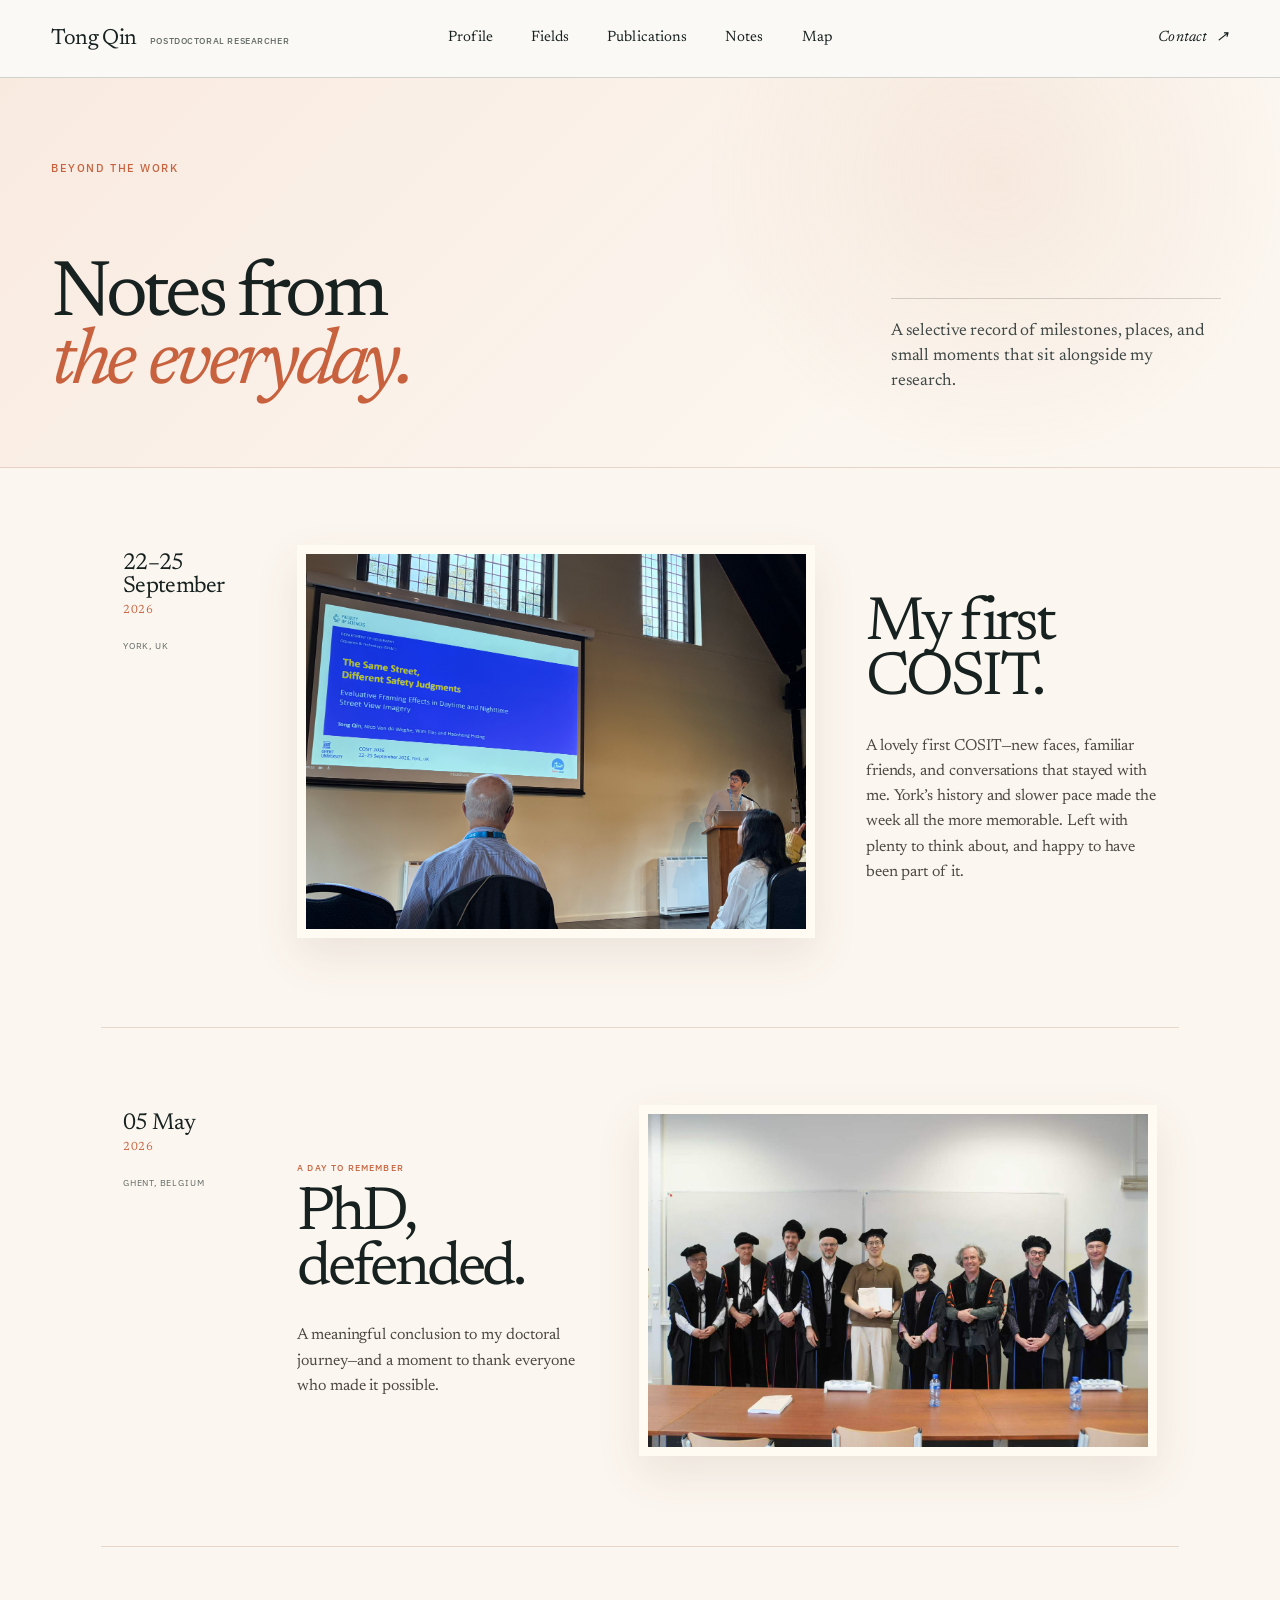
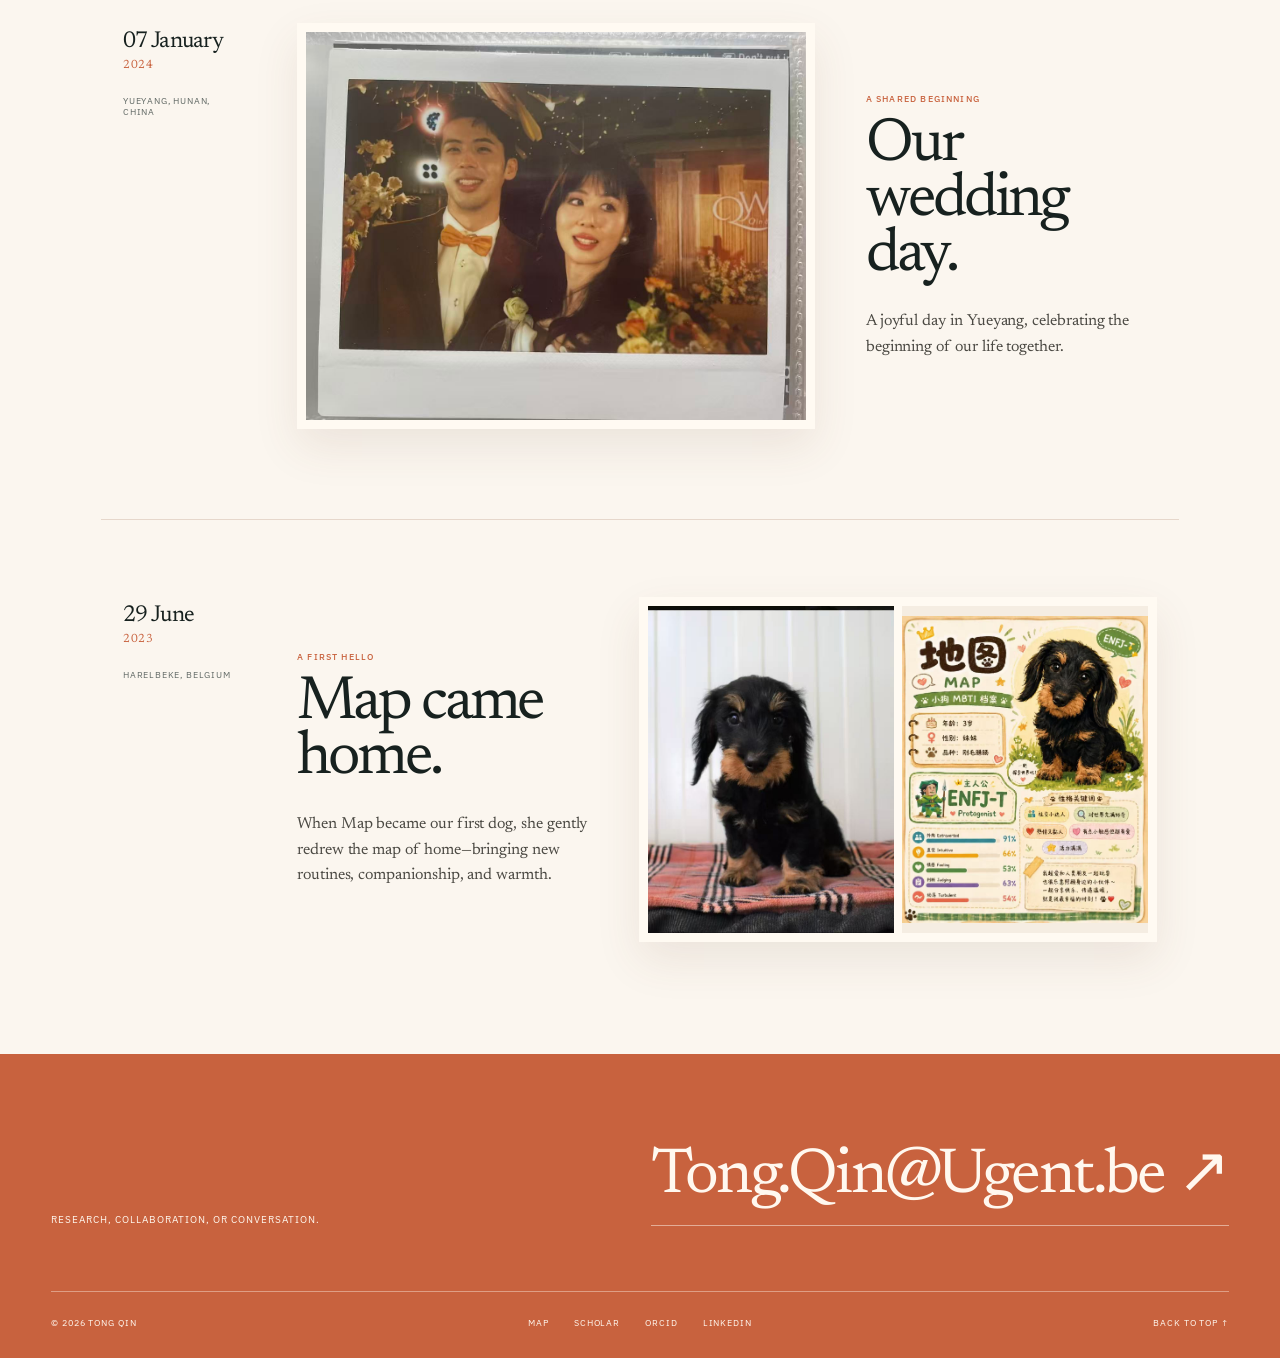
<file: notes/index.html>
<!DOCTYPE html><html lang="en"><head><meta charSet="utf-8"/><meta name="viewport" content="width=device-width, initial-scale=1"/><link rel="preload" href="/images/notes/phd-defence-2026.jpg" as="image"/><link rel="preload" href="/images/notes/wedding-yueyang-2024.jpg" as="image"/><link rel="preload" href="/images/notes/map-puppy-2023.jpg" as="image"/><link rel="preload" href="/images/notes/map-profile-2023.jpg" as="image"/><link rel="stylesheet" href="/_next/static/chunks/0dwx9x0~49gks.css" data-precedence="next"/><link rel="preload" as="script" fetchPriority="low" href="/_next/static/chunks/0ht900cau6_ur.js"/><script src="/_next/static/chunks/0t2z5hkh7v~~b.js" async=""></script><script src="/_next/static/chunks/07lhk_q6pmm3r.js" async=""></script><script src="/_next/static/chunks/turbopack-0cek.dh0dqtgy.js" async=""></script><script src="/_next/static/chunks/0dbhjjzl8qfwv.js" async=""></script><title>Notes — Tong Qin</title><meta name="description" content="Selected milestones and moments from life beyond the research page."/><script src="/_next/static/chunks/03~yq9q893hmn.js" noModule=""></script></head><body><div hidden=""><!--$--><!--/$--></div><main class="notes-page" id="top"><header class="site-header notes-site-header"><a class="wordmark" href="/" aria-label="Tong Qin, home"><span>Tong Qin</span><small>Postdoctoral Researcher</small></a><nav aria-label="Primary navigation"><a class="primary-nav-link" href="/#profile">Profile</a><a class="primary-nav-link" href="/#fields">Fields</a><a class="primary-nav-link" href="/#publications">Publications</a><a class="primary-nav-link" href="/notes" aria-current="page">Notes</a><a class="primary-nav-link" href="/footprints">Map</a></nav><a class="header-contact" href="mailto:Tong.Qin@Ugent.be">Contact <span aria-hidden="true">↗</span></a></header><section class="notes-hero" aria-labelledby="notes-title"><p class="notes-eyebrow">Beyond the work</p><h1 id="notes-title">Notes from<br/><em>the everyday.</em></h1><p class="notes-introduction">A selective record of milestones, places, and small moments that sit alongside my research.</p></section><section class="notes-feed" aria-label="Personal notes"><article class="note-entry note-entry--reverse" id="cosit-2026"><header class="note-date"><time datetime="2026-09-22"><span>22–25 September</span><strong>2026</strong></time><p>York, UK</p></header><div class="note-story"><div class="note-text"><h2>My first COSIT.</h2><p class="note-copy">A lovely first COSIT—new faces, familiar friends, and conversations that stayed with me. York’s history and slower pace made the week all the more memorable. Left with plenty to think about, and happy to have been part of it.</p></div><figure class="note-figure"><img src="/images/notes/cosit-york-2026.jpg" alt="Tong Qin presenting at COSIT 2026 in York" width="5712" height="4284" style="aspect-ratio:4 / 3;height:auto;object-fit:contain"/></figure></div></article><article class="note-entry"><header class="note-date"><time dateTime="2026-05-05"><span>05 May</span><strong>2026</strong></time><p>Ghent, Belgium</p></header><div class="note-story"><div class="note-text"><p class="note-kicker">A day to remember</p><h2>PhD, defended.</h2><p class="note-copy">A meaningful conclusion to my doctoral journey—and a moment to thank everyone who made it possible.</p></div><figure class="note-figure"><img src="/images/notes/phd-defence-2026.jpg" alt="Tong Qin with the doctoral examination committee after his PhD defence at Ghent University" width="1440" height="960"/></figure></div></article><article class="note-entry note-entry--reverse"><header class="note-date"><time dateTime="2024-01-07"><span>07 January</span><strong>2024</strong></time><p>Yueyang, Hunan, China</p></header><div class="note-story"><div class="note-text"><p class="note-kicker">A shared beginning</p><h2>Our wedding day.</h2><p class="note-copy">A joyful day in Yueyang, celebrating the beginning of our life together.</p></div><figure class="note-figure"><img src="/images/notes/wedding-yueyang-2024.jpg" alt="Tong Qin and his partner together at their wedding in Yueyang, Hunan, China" width="1234" height="958"/></figure></div></article><article class="note-entry"><header class="note-date"><time dateTime="2023-06-29"><span>29 June</span><strong>2023</strong></time><p>Harelbeke, Belgium</p></header><div class="note-story"><div class="note-text"><p class="note-kicker">A first hello</p><h2>Map came home.</h2><p class="note-copy">When Map became our first dog, she gently redrew the map of home—bringing new routines, companionship, and warmth.</p></div><figure class="note-figure note-figure-pair"><div class="note-photo-pair"><img src="/images/notes/map-puppy-2023.jpg" alt="Map as a young black and tan wire-haired dachshund" width="984" height="1032"/><img src="/images/notes/map-profile-2023.jpg" alt="An illustrated personality profile of Map, a black and tan wire-haired dachshund" width="1122" height="1402"/></div></figure></div></article></section><footer><div class="footer-top"><p>Research, collaboration, or conversation.</p><a href="mailto:Tong.Qin@Ugent.be">Tong.Qin@Ugent.be <span aria-hidden="true">↗</span></a></div><div class="footer-bottom"><span>© 2026 Tong Qin</span><div><a href="/footprints">Map</a><a href="https://scholar.google.com/citations?user=ToNMO4kAAAAJ&amp;hl=en&amp;oi=sra" target="_blank" rel="noreferrer">Scholar</a><a href="https://orcid.org/0000-0001-5724-2105" target="_blank" rel="noreferrer">ORCID</a><a href="https://www.linkedin.com/in/tong-qin-729b31312/" target="_blank" rel="noreferrer">LinkedIn</a></div><a href="#top">Back to top ↑</a></div></footer></main><!--$--><!--/$--><script src="/_next/static/chunks/0ht900cau6_ur.js" id="_R_" async=""></script><script>(self.__next_f=self.__next_f||[]).push([0])</script><script>self.__next_f.push([1,"1:\"$Sreact.fragment\"\n2:I[39756,[\"/_next/static/chunks/0dbhjjzl8qfwv.js\"],\"default\"]\n3:I[37457,[\"/_next/static/chunks/0dbhjjzl8qfwv.js\"],\"default\"]\nc:I[68027,[\"/_next/static/chunks/0dbhjjzl8qfwv.js\"],\"default\",1]\n:HL[\"/_next/static/chunks/0dwx9x0~49gks.css\",\"style\"]\n:HL[\"/images/notes/phd-defence-2026.jpg\",\"image\"]\n"])</script><script>self.__next_f.push([1,"0:{\"P\":null,\"c\":[\"\",\"notes\",\"\"],\"q\":\"\",\"i\":false,\"f\":[[[\"\",{\"children\":[\"notes\",{\"children\":[\"__PAGE__\",{}]}]},\"$undefined\",\"$undefined\",16],[[\"$\",\"$1\",\"c\",{\"children\":[[[\"$\",\"link\",\"0\",{\"rel\":\"stylesheet\",\"href\":\"/_next/static/chunks/0dwx9x0~49gks.css\",\"precedence\":\"next\",\"crossOrigin\":\"$undefined\",\"nonce\":\"$undefined\"}],[\"$\",\"script\",\"script-0\",{\"src\":\"/_next/static/chunks/0dbhjjzl8qfwv.js\",\"async\":true,\"nonce\":\"$undefined\"}]],[\"$\",\"html\",null,{\"lang\":\"en\",\"children\":[\"$\",\"body\",null,{\"children\":[\"$\",\"$L2\",null,{\"parallelRouterKey\":\"children\",\"error\":\"$undefined\",\"errorStyles\":\"$undefined\",\"errorScripts\":\"$undefined\",\"template\":[\"$\",\"$L3\",null,{}],\"templateStyles\":\"$undefined\",\"templateScripts\":\"$undefined\",\"notFound\":[[[\"$\",\"title\",null,{\"children\":\"404: This page could not be found.\"}],[\"$\",\"div\",null,{\"style\":{\"fontFamily\":\"system-ui,\\\"Segoe UI\\\",Roboto,Helvetica,Arial,sans-serif,\\\"Apple Color Emoji\\\",\\\"Segoe UI Emoji\\\"\",\"height\":\"100vh\",\"textAlign\":\"center\",\"display\":\"flex\",\"flexDirection\":\"column\",\"alignItems\":\"center\",\"justifyContent\":\"center\"},\"children\":[\"$\",\"div\",null,{\"children\":[[\"$\",\"style\",null,{\"dangerouslySetInnerHTML\":{\"__html\":\"body{color:#000;background:#fff;margin:0}.next-error-h1{border-right:1px solid rgba(0,0,0,.3)}@media (prefers-color-scheme:dark){body{color:#fff;background:#000}.next-error-h1{border-right:1px solid rgba(255,255,255,.3)}}\"}}],[\"$\",\"h1\",null,{\"className\":\"next-error-h1\",\"style\":{\"display\":\"inline-block\",\"margin\":\"0 20px 0 0\",\"padding\":\"0 23px 0 0\",\"fontSize\":24,\"fontWeight\":500,\"verticalAlign\":\"top\",\"lineHeight\":\"49px\"},\"children\":404}],[\"$\",\"div\",null,{\"style\":{\"display\":\"inline-block\"},\"children\":[\"$\",\"h2\",null,{\"style\":{\"fontSize\":14,\"fontWeight\":400,\"lineHeight\":\"49px\",\"margin\":0},\"children\":\"This page could not be found.\"}]}]]}]}]],[]],\"forbidden\":\"$undefined\",\"unauthorized\":\"$undefined\"}]}]}]]}],{\"children\":[[\"$\",\"$1\",\"c\",{\"children\":[null,[\"$\",\"$L2\",null,{\"parallelRouterKey\":\"children\",\"error\":\"$undefined\",\"errorStyles\":\"$undefined\",\"errorScripts\":\"$undefined\",\"template\":[\"$\",\"$L3\",null,{}],\"templateStyles\":\"$undefined\",\"templateScripts\":\"$undefined\",\"notFound\":\"$undefined\",\"forbidden\":\"$undefined\",\"unauthorized\":\"$undefined\"}]]}],{\"children\":[[\"$\",\"$1\",\"c\",{\"children\":[[\"$\",\"main\",null,{\"className\":\"notes-page\",\"id\":\"top\",\"children\":[[\"$\",\"header\",null,{\"className\":\"site-header notes-site-header\",\"children\":[[\"$\",\"a\",null,{\"className\":\"wordmark\",\"href\":\"/\",\"aria-label\":\"Tong Qin, home\",\"children\":[[\"$\",\"span\",null,{\"children\":\"Tong Qin\"}],[\"$\",\"small\",null,{\"children\":\"Postdoctoral Researcher\"}]]}],[\"$\",\"nav\",null,{\"aria-label\":\"Primary navigation\",\"children\":[[\"$\",\"a\",null,{\"className\":\"primary-nav-link\",\"href\":\"/#profile\",\"children\":\"Profile\"}],[\"$\",\"a\",null,{\"className\":\"primary-nav-link\",\"href\":\"/#fields\",\"children\":\"Fields\"}],[\"$\",\"a\",null,{\"className\":\"primary-nav-link\",\"href\":\"/#publications\",\"children\":\"Publications\"}],[\"$\",\"a\",null,{\"className\":\"primary-nav-link\",\"href\":\"/notes\",\"aria-current\":\"page\",\"children\":\"Notes\"}],[\"$\",\"a\",null,{\"className\":\"primary-nav-link\",\"href\":\"/footprints\",\"children\":\"Map\"}]]}],[\"$\",\"a\",null,{\"className\":\"header-contact\",\"href\":\"mailto:Tong.Qin@Ugent.be\",\"children\":[\"Contact \",[\"$\",\"span\",null,{\"aria-hidden\":\"true\",\"children\":\"↗\"}]]}]]}],[\"$\",\"section\",null,{\"className\":\"notes-hero\",\"aria-labelledby\":\"notes-title\",\"children\":[[\"$\",\"p\",null,{\"className\":\"notes-eyebrow\",\"children\":\"Beyond the work\"}],[\"$\",\"h1\",null,{\"id\":\"notes-title\",\"children\":[\"Notes from\",[\"$\",\"br\",null,{}],[\"$\",\"em\",null,{\"children\":\"the everyday.\"}]]}],[\"$\",\"p\",null,{\"className\":\"notes-introduction\",\"children\":\"A selective record of milestones, places, and small moments that sit alongside my research.\"}]]}],[\"$\",\"section\",null,{\"className\":\"notes-feed\",\"aria-label\":\"Personal notes\",\"children\":[[\"$\",\"article\",null,{\"className\":\"note-entry note-entry--reverse\",\"id\":\"cosit-2026\",\"children\":[[\"$\",\"header\",null,{\"className\":\"note-date\",\"children\":[[\"$\",\"time\",null,{\"dateTime\":\"2026-09-22\",\"children\":[[\"$\",\"span\",null,{\"children\":\"22–25 September\"}],[\"$\",\"strong\",null,{\"children\":\"2026\"}]]}],[\"$\",\"p\",null,{\"children\":\"York, UK\"}]]}],[\"$\",\"div\",null,{\"className\":\"note-story\",\"children\":[[\"$\",\"div\",null,{\"className\":\"note-text\",\"children\":[[\"$\",\"h2\",null,{\"children\":\"My first COSIT.\"}],[\"$\",\"p\",null,{\"className\":\"note-copy\",\"children\":\"A lovely first COSIT—new faces, familiar friends, and conversations that stayed with me. York’s history and slower pace made the week all the more memorable. Left with plenty to think about, and happy to have been part of it.\"}]]}],[\"$\",\"figure\",null,{\"className\":\"note-figure\",\"children\":[\"$\",\"img\",null,{\"src\":\"/images/notes/cosit-york-2026.jpg\",\"alt\":\"Tong Qin presenting at COSIT 2026 in York\",\"width\":\"5712\",\"height\":\"4284\",\"style\":{\"aspectRatio\":\"4 / 3\",\"height\":\"auto\",\"objectFit\":\"contain\"}}]}]]}]]}],[\"$\",\"article\",null,{\"className\":\"note-entry\",\"children\":[[\"$\",\"header\",null,{\"className\":\"note-date\",\"children\":[[\"$\",\"time\",null,{\"dateTime\":\"2026-05-05\",\"children\":[[\"$\",\"span\",null,{\"children\":\"05 May\"}],[\"$\",\"strong\",null,{\"children\":\"2026\"}]]}],[\"$\",\"p\",null,{\"children\":\"Ghent, Belgium\"}]]}],[\"$\",\"div\",null,{\"className\":\"note-story\",\"children\":[[\"$\",\"div\",null,{\"className\":\"note-text\",\"children\":[[\"$\",\"p\",null,{\"className\":\"note-kicker\",\"children\":\"A day to remember\"}],[\"$\",\"h2\",null,{\"children\":\"PhD, defended.\"}],[\"$\",\"p\",null,{\"className\":\"note-copy\",\"children\":\"A meaningful conclusion to my doctoral journey—and a moment to thank everyone who made it possible.\"}]]}],[\"$\",\"figure\",null,{\"className\":\"note-figure\",\"children\":[\"$\",\"img\",null,{\"src\":\"/images/notes/phd-defence-2026.jpg\",\"alt\":\"Tong Qin with the doctoral examination committee after his PhD defence at Ghent University\",\"width\":\"1440\",\"height\":\"960\"}]}]]}]]}],[\"$\",\"article\",null,{\"className\":\"note-entry note-entry--reverse\",\"children\":[[\"$\",\"header\",null,{\"className\":\"note-date\",\"children\":[\"$L4\",\"$L5\"]}],\"$L6\"]}],\"$L7\"]}],\"$L8\"]}],null,\"$L9\"]}],{},null,false,null]},null,false,\"$@a\"]},null,false,null],\"$Lb\",false]],\"m\":\"$undefined\",\"G\":[\"$c\",[\"$Ld\"]],\"S\":true,\"h\":null,\"s\":\"$undefined\",\"l\":\"$undefined\",\"p\":\"$undefined\",\"d\":\"$undefined\",\"b\":\"7n9ZTC2MnBRNo0GYieKWj\"}\n"])</script><script>self.__next_f.push([1,"e:I[97367,[\"/_next/static/chunks/0dbhjjzl8qfwv.js\"],\"OutletBoundary\"]\nf:\"$Sreact.suspense\"\n12:I[97367,[\"/_next/static/chunks/0dbhjjzl8qfwv.js\"],\"ViewportBoundary\"]\n14:I[97367,[\"/_next/static/chunks/0dbhjjzl8qfwv.js\"],\"MetadataBoundary\"]\n:HL[\"/images/notes/wedding-yueyang-2024.jpg\",\"image\"]\n:HL[\"/images/notes/map-puppy-2023.jpg\",\"image\"]\n:HL[\"/images/notes/map-profile-2023.jpg\",\"image\"]\n4:[\"$\",\"time\",null,{\"dateTime\":\"2024-01-07\",\"children\":[[\"$\",\"span\",null,{\"children\":\"07 January\"}],[\"$\",\"strong\",null,{\"children\":\"2024\"}]]}]\n5:[\"$\",\"p\",null,{\"children\":\"Yueyang, Hunan, China\"}]\n6:[\"$\",\"div\",null,{\"className\":\"note-story\",\"children\":[[\"$\",\"div\",null,{\"className\":\"note-text\",\"children\":[[\"$\",\"p\",null,{\"className\":\"note-kicker\",\"children\":\"A shared beginning\"}],[\"$\",\"h2\",null,{\"children\":\"Our wedding day.\"}],[\"$\",\"p\",null,{\"className\":\"note-copy\",\"children\":\"A joyful day in Yueyang, celebrating the beginning of our life together.\"}]]}],[\"$\",\"figure\",null,{\"className\":\"note-figure\",\"children\":[\"$\",\"img\",null,{\"src\":\"/images/notes/wedding-yueyang-2024.jpg\",\"alt\":\"Tong Qin and his partner together at their wedding in Yueyang, Hunan, China\",\"width\":\"1234\",\"height\":\"958\"}]}]]}]\n7:[\"$\",\"article\",null,{\"className\":\"note-entry\",\"children\":[[\"$\",\"header\",null,{\"className\":\"note-date\",\"children\":[[\"$\",\"time\",null,{\"dateTime\":\"2023-06-29\",\"children\":[[\"$\",\"span\",null,{\"children\":\"29 June\"}],[\"$\",\"strong\",null,{\"children\":\"2023\"}]]}],[\"$\",\"p\",null,{\"children\":\"Harelbeke, Belgium\"}]]}],[\"$\",\"div\",null,{\"className\":\"note-story\",\"children\":[[\"$\",\"div\",null,{\"className\":\"note-text\",\"children\":[[\"$\",\"p\",null,{\"className\":\"note-kicker\",\"children\":\"A first hello\"}],[\"$\",\"h2\",null,{\"children\":\"Map came home.\"}],[\"$\",\"p\",null,{\"className\":\"note-copy\",\"children\":\"When Map became our first dog, she gently redrew the map of home—bringing new routines, companionship, and warmth.\"}]]}],[\"$\",\"figure\",null,{\"className\":\"note-figure note-figure-pair\",\"children\":[\"$\",\"div\",null,{\"className\":\"note-photo-pair\",\"children\":[[\"$\",\"img\",null,{\"src\":\"/images/notes/map-puppy-2023.jpg\",\"alt\":\"Map as a young black and tan wire-haired dachshund\",\"width\":\"984\",\"height\":\"1032\"}],[\"$\",\"img\",null,{\"src\":\"/images/notes/map-profile-2023.jpg\",\"alt\":\"An illustrated personality profile of Map, a black and tan wire-haired dachshund\",\"width\":\"1122\",\"height\":\"1402\"}]]}]}]]}]]}]\n8:[\"$\",\"footer\",null,{\"children\":[[\"$\",\"div\",null,{\"className\":\"footer-top\",\"children\":[[\"$\",\"p\",null,{\"children\":\"Research, collaboration, or conversation.\"}],[\"$\",\"a\",null,{\"href\":\"mailto:Tong.Qin@Ugent.be\",\"children\":[\"Tong.Qin@Ugent.be \",[\"$\",\"span\",null,{\"aria-hidden\":\"true\",\"children\":\"↗\"}]]}]]}],[\"$\",\"div\",null,{\"className\":\"footer-bottom\",\"children\":[[\"$\",\"span\",null,{\"children\":\"© 2026 Tong Qin\"}],[\"$\",\"div\",null,{\"children\":[[\"$\",\"a\",null,{\"href\":\"/footprints\",\"children\":\"Map\"}],[\"$\",\"a\",null,{\"href\":\"https://scholar.google.com/citations?user=ToNMO4kAAAAJ&hl=en&oi=sra\",\"target\":\"_blank\",\"rel\":\"noreferrer\",\"children\":\"Scholar\"}],[\"$\",\"a\",null,{\"href\":\"https://orcid.org/0000-0001-5724-2105\",\"target\":\"_blank\",\"rel\":\"noreferrer\",\"children\":\"ORCID\"}],[\"$\",\"a\",null,{\"href\":\"https://www.linkedin.com/in/tong-qin-729b31312/\",\"target\":\"_blank\",\"rel\":\"noreferrer\",\"children\":\"LinkedIn\"}]]}],[\"$\",\"a\",null,{\"href\":\"#top\",\"children\":\"Back to top ↑\"}]]}]]}]\n9:[\"$\",\"$Le\",null,{\"children\":[\"$\",\"$f\",null,{\"name\":\"Next.MetadataOutlet\",\"children\":\"$@10\"}]}]\n11:[]\na:\"$W11\"\nb:[\"$\",\"$1\",\"h\",{\"children\":[null,[\"$\",\"$L12\",null,{\"children\":\"$L13\"}],[\"$\",\"div\",null,{\"hidden\":true,\"children\":[\"$\",\"$L14\",null,{\"children\":[\"$\",\"$f\",null,{\"name\":\"Next.Metadata\",\"children\":\"$L15\"}]}]}],null]}]\nd:[\"$\",\"link\",\"0\",{\"rel\":\"stylesheet\",\"href\":\"/_next/static/chunks/0dwx9x0~49gks.css\",\"precedence\":\"next\",\"crossOrigin\":\"$undefined\",\"nonce\":\"$undefined\"}]\n"])</script><script>self.__next_f.push([1,"13:[[\"$\",\"meta\",\"0\",{\"charSet\":\"utf-8\"}],[\"$\",\"meta\",\"1\",{\"name\":\"viewport\",\"content\":\"width=device-width, initial-scale=1\"}]]\n"])</script><script>self.__next_f.push([1,"10:null\n15:[[\"$\",\"title\",\"0\",{\"children\":\"Notes — Tong Qin\"}],[\"$\",\"meta\",\"1\",{\"name\":\"description\",\"content\":\"Selected milestones and moments from life beyond the research page.\"}]]\n"])</script></body></html>
</file>
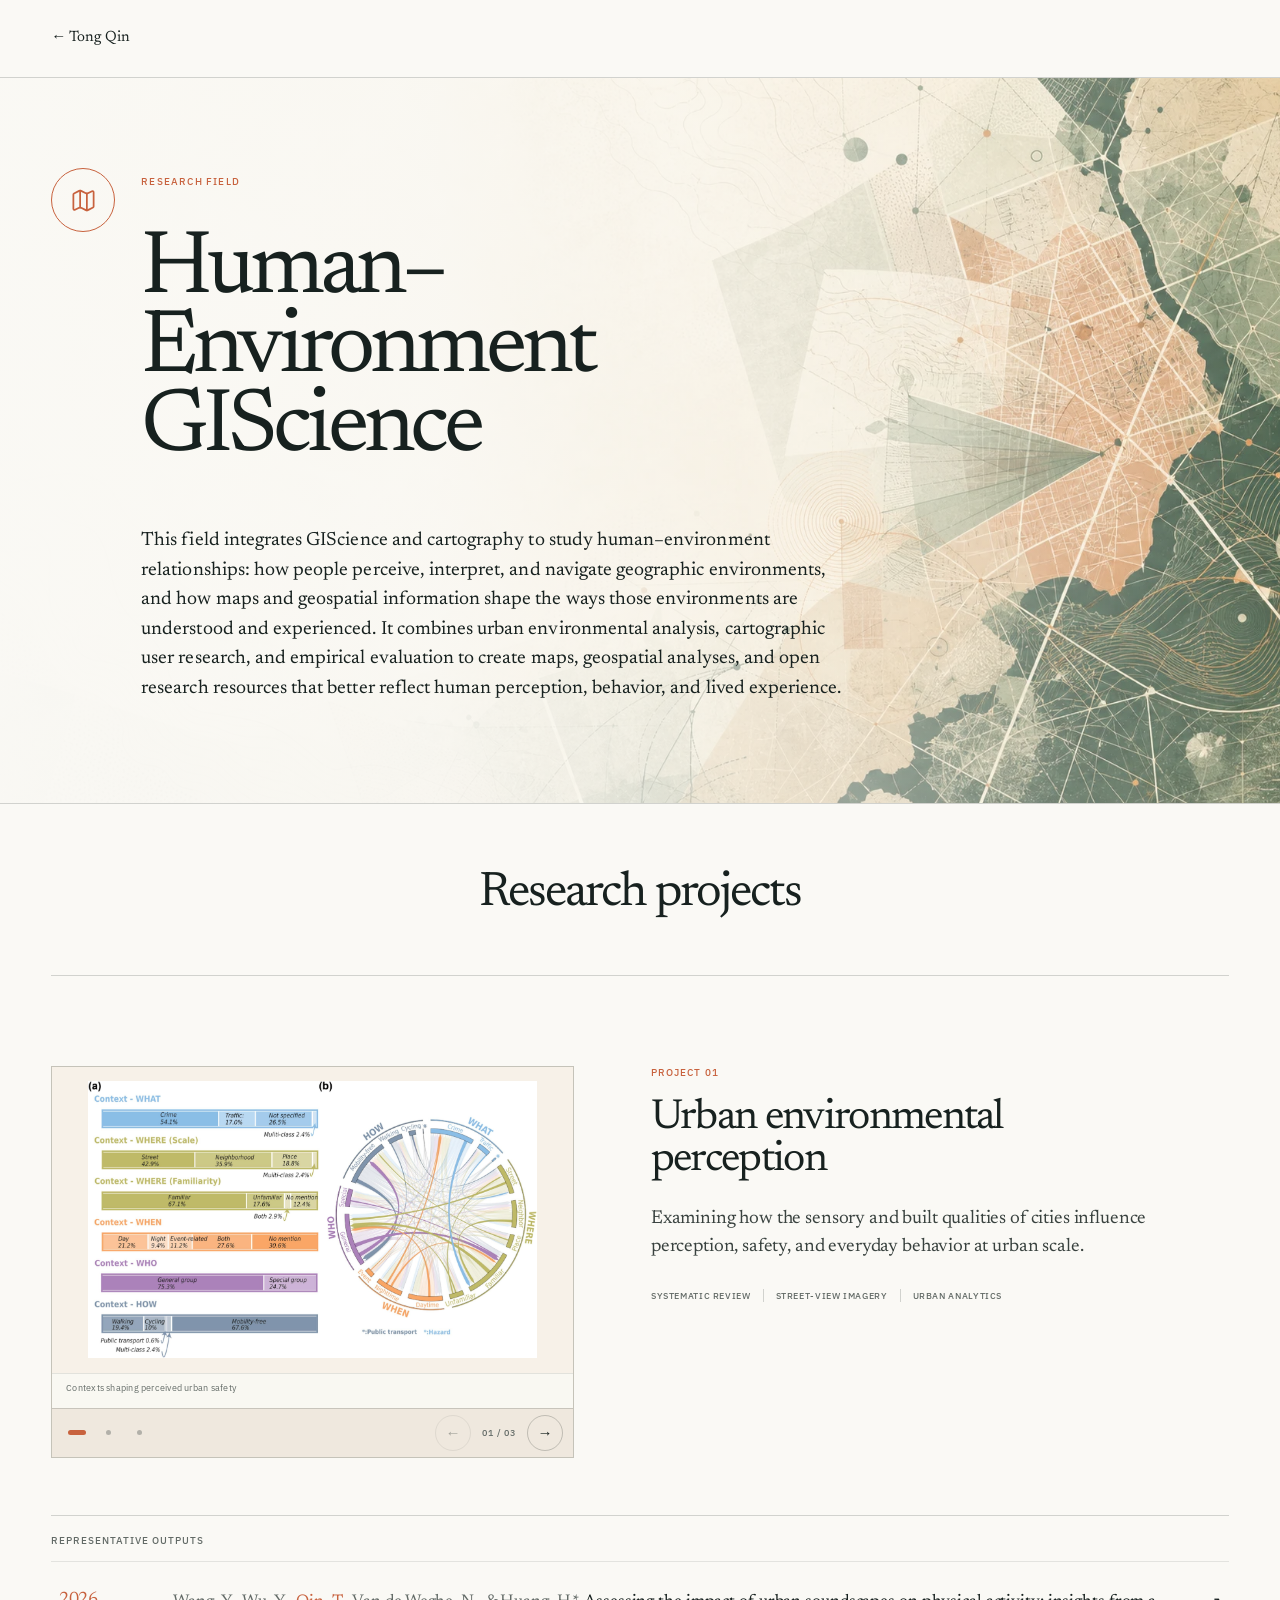
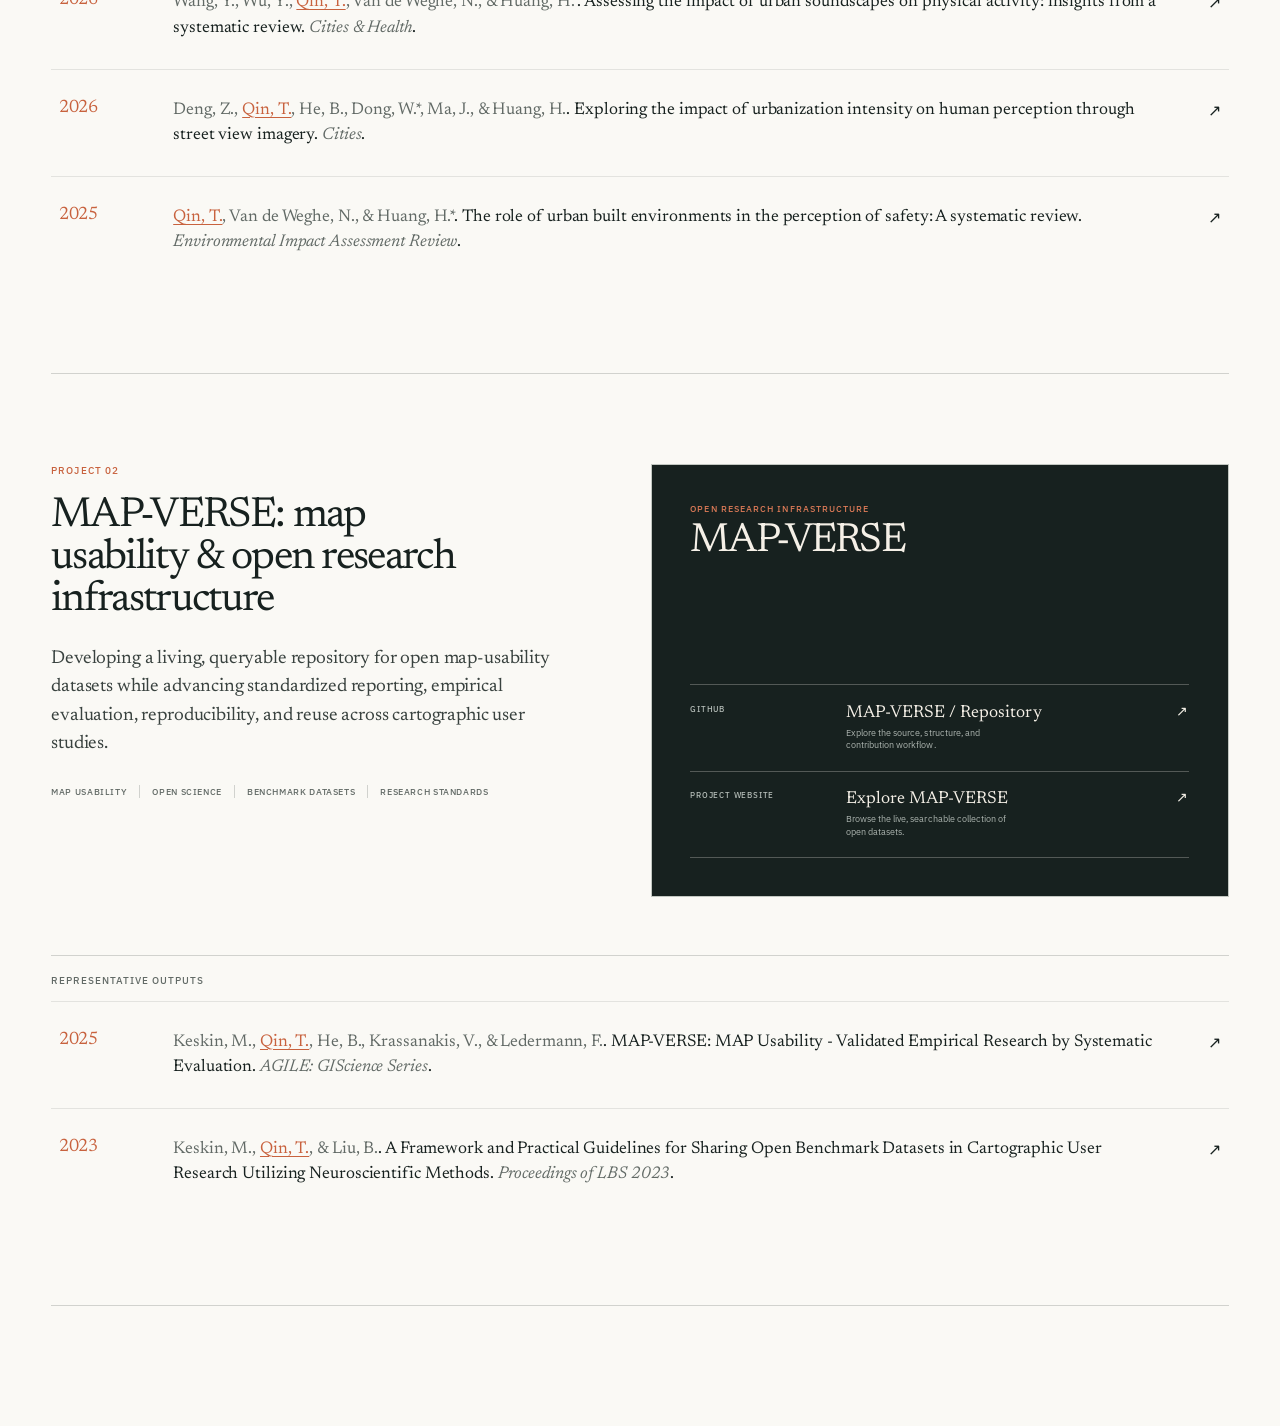
<file: research/giscience-cartography/index.html>
<!DOCTYPE html><html lang="en"><head><meta charSet="utf-8"/><meta name="viewport" content="width=device-width, initial-scale=1"/><link rel="stylesheet" href="/_next/static/chunks/0dwx9x0~49gks.css" data-precedence="next"/><link rel="preload" as="script" fetchPriority="low" href="/_next/static/chunks/0ht900cau6_ur.js"/><script src="/_next/static/chunks/0t2z5hkh7v~~b.js" async=""></script><script src="/_next/static/chunks/07lhk_q6pmm3r.js" async=""></script><script src="/_next/static/chunks/turbopack-0cek.dh0dqtgy.js" async=""></script><script src="/_next/static/chunks/0dbhjjzl8qfwv.js" async=""></script><script src="/_next/static/chunks/0ys1m~mf~izy..js" async=""></script><title>Tong Qin — GIScience &amp; Human-Centered GeoAI</title><meta name="description" content="Research on how people perceive, interpret, and navigate geographic environments, translated into cognition-informed GeoAI."/><script src="/_next/static/chunks/03~yq9q893hmn.js" noModule=""></script></head><body><div hidden=""><!--$--><!--/$--></div><main class="research-page"><header class="research-page-nav"><a href="/#profile">← Tong Qin</a></header><section class="research-page-hero research-page-hero-illustrated" style="background-image:linear-gradient(90deg, rgba(250,249,245,.98) 0%, rgba(250,249,245,.9) 34%, rgba(250,249,245,.56) 58%, rgba(250,249,245,.08) 100%), url(/images/research/giscience-cartography-hero.webp)"><span class="research-page-mark" aria-label="Human–Environment GIScience icon"><svg xmlns="http://www.w3.org/2000/svg" width="27" height="27" viewBox="0 0 24 24" fill="none" stroke="currentColor" stroke-width="1.55" stroke-linecap="round" stroke-linejoin="round" class="lucide lucide-map" aria-hidden="true"><path d="M14.106 5.553a2 2 0 0 0 1.788 0l3.659-1.83A1 1 0 0 1 21 4.619v12.764a1 1 0 0 1-.553.894l-4.553 2.277a2 2 0 0 1-1.788 0l-4.212-2.106a2 2 0 0 0-1.788 0l-3.659 1.83A1 1 0 0 1 3 19.381V6.618a1 1 0 0 1 .553-.894l4.553-2.277a2 2 0 0 1 1.788 0z"></path><path d="M15 5.764v15"></path><path d="M9 3.236v15"></path></svg></span><p>Research field</p><h1>Human–Environment GIScience</h1><div class="research-page-intro"><p>This field integrates GIScience and cartography to study human–environment relationships: how people perceive, interpret, and navigate geographic environments, and how maps and geospatial information shape the ways those environments are understood and experienced. It combines urban environmental analysis, cartographic user research, and empirical evaluation to create maps, geospatial analyses, and open research resources that better reflect human perception, behavior, and lived experience.</p></div></section><section class="field-projects" aria-labelledby="research-projects-title"><header class="field-projects-header"><h2 id="research-projects-title">Research projects</h2></header><ol class="research-project-list"><li><article class="research-project"><div class="research-project-visual"><div class="project-gallery" role="region" aria-roledescription="carousel" aria-label="Urban environmental perception project images"><div class="project-gallery-viewport" tabindex="0"><div class="project-gallery-track"><div class="project-gallery-slide" role="group" aria-roledescription="slide" aria-label="1 of 3"><a href="https://doi.org/10.1016/j.eiar.2025.107915" target="_blank" rel="noreferrer" aria-label="Contexts shaping perceived urban safety"><img src="/images/projects/giscience-cartography/urban-perception-safety-contexts.webp" alt="Systematic review synthesis of how what, where, when, who, and how contexts shape perceived urban safety." loading="lazy"/><span class="project-gallery-caption">Contexts shaping perceived urban safety</span></a></div><div class="project-gallery-slide" role="group" aria-roledescription="slide" aria-label="2 of 3"><a href="https://doi.org/10.1080/23748834.2026.2683259" target="_blank" rel="noreferrer" aria-label="Soundscape pathways to physical activity"><img src="/images/projects/giscience-cartography/urban-perception-soundscape-physical-activity.webp" alt="Analytical framework linking soundscape modeling, physical-activity measures, and relationship and mechanism analysis." loading="lazy"/><span class="project-gallery-caption">Soundscape pathways to physical activity</span></a></div><div class="project-gallery-slide" role="group" aria-roledescription="slide" aria-label="3 of 3"><a href="https://doi.org/10.1016/j.cities.2026.106910" target="_blank" rel="noreferrer" aria-label="Urbanization intensity through street-view imagery"><img src="/images/projects/giscience-cartography/urban-perception-street-view-urbanization.webp" alt="Urbanization intensity analysis along Shing Mun River using mapped clusters and representative street-view scenes." loading="lazy"/><span class="project-gallery-caption">Urbanization intensity through street-view imagery</span></a></div></div></div><div class="project-gallery-controls"><button class="project-gallery-button" type="button" disabled="" aria-label="Show previous image in Urban environmental perception"><span aria-hidden="true">←</span></button><p class="project-gallery-status" aria-live="polite" aria-atomic="true"><span class="sr-only">Image </span>01<!-- --> / <!-- -->03</p><div class="project-gallery-dots" aria-label="Choose a project image"><button class="project-gallery-dot is-active" type="button" aria-label="Show image 1 of 3" aria-current="true"></button><button class="project-gallery-dot" type="button" aria-label="Show image 2 of 3"></button><button class="project-gallery-dot" type="button" aria-label="Show image 3 of 3"></button></div><button class="project-gallery-button" type="button" aria-label="Show next image in Urban environmental perception"><span aria-hidden="true">→</span></button></div></div></div><div class="research-project-content"><p class="research-project-index">Project <!-- -->01</p><h3 class="research-project-title">Urban environmental perception</h3><p class="research-project-description">Examining how the sensory and built qualities of cities influence perception, safety, and everyday behavior at urban scale.</p><ul class="research-project-methods" aria-label="Methods used in Urban environmental perception"><li class="research-project-method">Systematic review</li><li class="research-project-method">Street-view imagery</li><li class="research-project-method">Urban analytics</li></ul></div><div class="research-project-outputs"><h4>Representative outputs</h4><ul><li><a class="publication project-publication" href="https://doi.org/10.1080/23748834.2026.2683259" target="_blank" rel="noreferrer" aria-label="Open Assessing the impact of urban soundscapes on physical activity: insights from a systematic review at the publisher"><span class="publication-year">2026</span><span class="publication-citation"><span class="publication-authors">Wang, Y., Wu, Y., <strong>Qin, T.</strong>, Van de Weghe, N., &amp; Huang, H.*</span>. <!-- -->Assessing the impact of urban soundscapes on physical activity: insights from a systematic review<!-- -->. <em>Cities &amp; Health</em>.</span><span class="publication-arrow" aria-hidden="true">↗</span></a></li><li><a class="publication project-publication" href="https://doi.org/10.1016/j.cities.2026.106910" target="_blank" rel="noreferrer" aria-label="Open Exploring the impact of urbanization intensity on human perception through street view imagery at the publisher"><span class="publication-year">2026</span><span class="publication-citation"><span class="publication-authors">Deng, Z., <strong>Qin, T.</strong>, He, B., Dong, W.*, Ma, J., &amp; Huang, H.</span>. <!-- -->Exploring the impact of urbanization intensity on human perception through street view imagery<!-- -->. <em>Cities</em>.</span><span class="publication-arrow" aria-hidden="true">↗</span></a></li><li><a class="publication project-publication" href="https://doi.org/10.1016/j.eiar.2025.107915" target="_blank" rel="noreferrer" aria-label="Open The role of urban built environments in the perception of safety: A systematic review at the publisher"><span class="publication-year">2025</span><span class="publication-citation"><span class="publication-authors"><strong>Qin, T.</strong>, Van de Weghe, N., &amp; Huang, H.*</span>. <!-- -->The role of urban built environments in the perception of safety: A systematic review<!-- -->. <em>Environmental Impact Assessment Review</em>.</span><span class="publication-arrow" aria-hidden="true">↗</span></a></li></ul></div></article></li><li><article class="research-project research-project--reverse"><div class="research-project-visual"><div class="research-project-resources-visual"><div class="research-project-resources-intro"><p>Open research infrastructure</p><h4>MAP-VERSE</h4></div><ul class="research-project-resource-links"><li><a href="https://github.com/MAP-VERSE/Repository" target="_blank" rel="noreferrer"><span class="resource-host">GitHub</span><span class="resource-title">MAP-VERSE / Repository</span><span class="resource-description">Explore the source, structure, and contribution workflow.</span><span class="resource-arrow" aria-hidden="true">↗</span></a></li><li><a href="https://map-verse.github.io/Repository/" target="_blank" rel="noreferrer"><span class="resource-host">Project website</span><span class="resource-title">Explore MAP-VERSE</span><span class="resource-description">Browse the live, searchable collection of open datasets.</span><span class="resource-arrow" aria-hidden="true">↗</span></a></li></ul></div></div><div class="research-project-content"><p class="research-project-index">Project <!-- -->02</p><h3 class="research-project-title">MAP-VERSE: map usability &amp; open research infrastructure</h3><p class="research-project-description">Developing a living, queryable repository for open map-usability datasets while advancing standardized reporting, empirical evaluation, reproducibility, and reuse across cartographic user studies.</p><ul class="research-project-methods" aria-label="Methods used in MAP-VERSE: map usability &amp; open research infrastructure"><li class="research-project-method">Map usability</li><li class="research-project-method">Open science</li><li class="research-project-method">Benchmark datasets</li><li class="research-project-method">Research standards</li></ul></div><div class="research-project-outputs"><h4>Representative outputs</h4><ul><li><a class="publication project-publication" href="https://doi.org/10.5194/agile-giss-6-30-2025" target="_blank" rel="noreferrer" aria-label="Open MAP-VERSE: MAP Usability - Validated Empirical Research by Systematic Evaluation at the publisher"><span class="publication-year">2025</span><span class="publication-citation"><span class="publication-authors">Keskin, M., <strong>Qin, T.</strong>, He, B., Krassanakis, V., &amp; Ledermann, F.</span>. <!-- -->MAP-VERSE: MAP Usability - Validated Empirical Research by Systematic Evaluation<!-- -->. <em>AGILE: GIScience Series</em>.</span><span class="publication-arrow" aria-hidden="true">↗</span></a></li><li><a class="publication project-publication" href="https://doi.org/10.34726/5701" target="_blank" rel="noreferrer" aria-label="Open A Framework and Practical Guidelines for Sharing Open Benchmark Datasets in Cartographic User Research Utilizing Neuroscientific Methods at the publisher"><span class="publication-year">2023</span><span class="publication-citation"><span class="publication-authors">Keskin, M., <strong>Qin, T.</strong>, &amp; Liu, B.</span>. <!-- -->A Framework and Practical Guidelines for Sharing Open Benchmark Datasets in Cartographic User Research Utilizing Neuroscientific Methods<!-- -->. <em>Proceedings of LBS 2023</em>.</span><span class="publication-arrow" aria-hidden="true">↗</span></a></li></ul></div></article></li></ol></section></main><!--$--><!--/$--><script src="/_next/static/chunks/0ht900cau6_ur.js" id="_R_" async=""></script><script>(self.__next_f=self.__next_f||[]).push([0])</script><script>self.__next_f.push([1,"1:\"$Sreact.fragment\"\n2:I[39756,[\"/_next/static/chunks/0dbhjjzl8qfwv.js\"],\"default\"]\n3:I[37457,[\"/_next/static/chunks/0dbhjjzl8qfwv.js\"],\"default\"]\n4:I[5014,[\"/_next/static/chunks/0dbhjjzl8qfwv.js\",\"/_next/static/chunks/0ys1m~mf~izy..js\"],\"default\"]\nb:I[68027,[\"/_next/static/chunks/0dbhjjzl8qfwv.js\"],\"default\",1]\n:HL[\"/_next/static/chunks/0dwx9x0~49gks.css\",\"style\"]\n"])</script><script>self.__next_f.push([1,"0:{\"P\":null,\"c\":[\"\",\"research\",\"giscience-cartography\",\"\"],\"q\":\"\",\"i\":false,\"f\":[[[\"\",{\"children\":[\"research\",{\"children\":[\"giscience-cartography\",{\"children\":[\"__PAGE__\",{}]}]}]},\"$undefined\",\"$undefined\",16],[[\"$\",\"$1\",\"c\",{\"children\":[[[\"$\",\"link\",\"0\",{\"rel\":\"stylesheet\",\"href\":\"/_next/static/chunks/0dwx9x0~49gks.css\",\"precedence\":\"next\",\"crossOrigin\":\"$undefined\",\"nonce\":\"$undefined\"}],[\"$\",\"script\",\"script-0\",{\"src\":\"/_next/static/chunks/0dbhjjzl8qfwv.js\",\"async\":true,\"nonce\":\"$undefined\"}]],[\"$\",\"html\",null,{\"lang\":\"en\",\"children\":[\"$\",\"body\",null,{\"children\":[\"$\",\"$L2\",null,{\"parallelRouterKey\":\"children\",\"error\":\"$undefined\",\"errorStyles\":\"$undefined\",\"errorScripts\":\"$undefined\",\"template\":[\"$\",\"$L3\",null,{}],\"templateStyles\":\"$undefined\",\"templateScripts\":\"$undefined\",\"notFound\":[[[\"$\",\"title\",null,{\"children\":\"404: This page could not be found.\"}],[\"$\",\"div\",null,{\"style\":{\"fontFamily\":\"system-ui,\\\"Segoe UI\\\",Roboto,Helvetica,Arial,sans-serif,\\\"Apple Color Emoji\\\",\\\"Segoe UI Emoji\\\"\",\"height\":\"100vh\",\"textAlign\":\"center\",\"display\":\"flex\",\"flexDirection\":\"column\",\"alignItems\":\"center\",\"justifyContent\":\"center\"},\"children\":[\"$\",\"div\",null,{\"children\":[[\"$\",\"style\",null,{\"dangerouslySetInnerHTML\":{\"__html\":\"body{color:#000;background:#fff;margin:0}.next-error-h1{border-right:1px solid rgba(0,0,0,.3)}@media (prefers-color-scheme:dark){body{color:#fff;background:#000}.next-error-h1{border-right:1px solid rgba(255,255,255,.3)}}\"}}],[\"$\",\"h1\",null,{\"className\":\"next-error-h1\",\"style\":{\"display\":\"inline-block\",\"margin\":\"0 20px 0 0\",\"padding\":\"0 23px 0 0\",\"fontSize\":24,\"fontWeight\":500,\"verticalAlign\":\"top\",\"lineHeight\":\"49px\"},\"children\":404}],[\"$\",\"div\",null,{\"style\":{\"display\":\"inline-block\"},\"children\":[\"$\",\"h2\",null,{\"style\":{\"fontSize\":14,\"fontWeight\":400,\"lineHeight\":\"49px\",\"margin\":0},\"children\":\"This page could not be found.\"}]}]]}]}]],[]],\"forbidden\":\"$undefined\",\"unauthorized\":\"$undefined\"}]}]}]]}],{\"children\":[[\"$\",\"$1\",\"c\",{\"children\":[null,[\"$\",\"$L2\",null,{\"parallelRouterKey\":\"children\",\"error\":\"$undefined\",\"errorStyles\":\"$undefined\",\"errorScripts\":\"$undefined\",\"template\":[\"$\",\"$L3\",null,{}],\"templateStyles\":\"$undefined\",\"templateScripts\":\"$undefined\",\"notFound\":\"$undefined\",\"forbidden\":\"$undefined\",\"unauthorized\":\"$undefined\"}]]}],{\"children\":[[\"$\",\"$1\",\"c\",{\"children\":[null,[\"$\",\"$L2\",null,{\"parallelRouterKey\":\"children\",\"error\":\"$undefined\",\"errorStyles\":\"$undefined\",\"errorScripts\":\"$undefined\",\"template\":[\"$\",\"$L3\",null,{}],\"templateStyles\":\"$undefined\",\"templateScripts\":\"$undefined\",\"notFound\":\"$undefined\",\"forbidden\":\"$undefined\",\"unauthorized\":\"$undefined\"}]]}],{\"children\":[[\"$\",\"$1\",\"c\",{\"children\":[[\"$\",\"main\",null,{\"className\":\"research-page\",\"children\":[[\"$\",\"header\",null,{\"className\":\"research-page-nav\",\"children\":[\"$\",\"a\",null,{\"href\":\"/#profile\",\"children\":\"← Tong Qin\"}]}],[\"$\",\"section\",null,{\"className\":\"research-page-hero research-page-hero-illustrated\",\"style\":{\"backgroundImage\":\"linear-gradient(90deg, rgba(250,249,245,.98) 0%, rgba(250,249,245,.9) 34%, rgba(250,249,245,.56) 58%, rgba(250,249,245,.08) 100%), url(/images/research/giscience-cartography-hero.webp)\"},\"children\":[[\"$\",\"span\",null,{\"className\":\"research-page-mark\",\"aria-label\":\"Human–Environment GIScience icon\",\"children\":[\"$\",\"$L4\",null,{\"ref\":\"$undefined\",\"iconNode\":[[\"path\",{\"d\":\"M14.106 5.553a2 2 0 0 0 1.788 0l3.659-1.83A1 1 0 0 1 21 4.619v12.764a1 1 0 0 1-.553.894l-4.553 2.277a2 2 0 0 1-1.788 0l-4.212-2.106a2 2 0 0 0-1.788 0l-3.659 1.83A1 1 0 0 1 3 19.381V6.618a1 1 0 0 1 .553-.894l4.553-2.277a2 2 0 0 1 1.788 0z\",\"key\":\"169xi5\"}],[\"path\",{\"d\":\"M15 5.764v15\",\"key\":\"1pn4in\"}],[\"path\",{\"d\":\"M9 3.236v15\",\"key\":\"1uimfh\"}]],\"className\":\"lucide-map\",\"aria-hidden\":\"true\",\"size\":27,\"strokeWidth\":1.55}]}],[\"$\",\"p\",null,{\"children\":\"Research field\"}],[\"$\",\"h1\",null,{\"children\":\"Human–Environment GIScience\"}],[\"$\",\"div\",null,{\"className\":\"research-page-intro\",\"children\":[\"$\",\"p\",null,{\"children\":\"This field integrates GIScience and cartography to study human–environment relationships: how people perceive, interpret, and navigate geographic environments, and how maps and geospatial information shape the ways those environments are understood and experienced. It combines urban environmental analysis, cartographic user research, and empirical evaluation to create maps, geospatial analyses, and open research resources that better reflect human perception, behavior, and lived experience.\"}]}]]}],[\"$\",\"section\",null,{\"className\":\"field-projects\",\"aria-labelledby\":\"research-projects-title\",\"children\":[[\"$\",\"header\",null,{\"className\":\"field-projects-header\",\"children\":\"$L5\"}],\"$L6\"]}]]}],[\"$L7\"],\"$L8\"]}],{},null,false,null]},null,false,\"$@9\"]},null,false,\"$@9\"]},null,false,null],\"$La\",false]],\"m\":\"$undefined\",\"G\":[\"$b\",[\"$Lc\"]],\"S\":true,\"h\":null,\"s\":\"$undefined\",\"l\":\"$undefined\",\"p\":\"$undefined\",\"d\":\"$undefined\",\"b\":\"7n9ZTC2MnBRNo0GYieKWj\"}\n"])</script><script>self.__next_f.push([1,"d:I[50930,[\"/_next/static/chunks/0dbhjjzl8qfwv.js\",\"/_next/static/chunks/0ys1m~mf~izy..js\"],\"default\"]\n12:I[97367,[\"/_next/static/chunks/0dbhjjzl8qfwv.js\"],\"OutletBoundary\"]\n13:\"$Sreact.suspense\"\n16:I[97367,[\"/_next/static/chunks/0dbhjjzl8qfwv.js\"],\"ViewportBoundary\"]\n18:I[97367,[\"/_next/static/chunks/0dbhjjzl8qfwv.js\"],\"MetadataBoundary\"]\n5:[\"$\",\"h2\",null,{\"id\":\"research-projects-title\",\"children\":\"Research projects\"}]\n"])</script><script>self.__next_f.push([1,"6:[\"$\",\"ol\",null,{\"className\":\"research-project-list\",\"children\":[[\"$\",\"li\",\"Urban environmental perception\",{\"children\":[\"$\",\"article\",null,{\"className\":\"research-project\",\"children\":[[\"$\",\"div\",null,{\"className\":\"research-project-visual\",\"children\":[\"$\",\"$Ld\",null,{\"items\":[{\"src\":\"/images/projects/giscience-cartography/urban-perception-safety-contexts.webp\",\"alt\":\"Systematic review synthesis of how what, where, when, who, and how contexts shape perceived urban safety.\",\"label\":\"Contexts shaping perceived urban safety\",\"href\":\"https://doi.org/10.1016/j.eiar.2025.107915\"},{\"src\":\"/images/projects/giscience-cartography/urban-perception-soundscape-physical-activity.webp\",\"alt\":\"Analytical framework linking soundscape modeling, physical-activity measures, and relationship and mechanism analysis.\",\"label\":\"Soundscape pathways to physical activity\",\"href\":\"https://doi.org/10.1080/23748834.2026.2683259\"},{\"src\":\"/images/projects/giscience-cartography/urban-perception-street-view-urbanization.webp\",\"alt\":\"Urbanization intensity analysis along Shing Mun River using mapped clusters and representative street-view scenes.\",\"label\":\"Urbanization intensity through street-view imagery\",\"href\":\"https://doi.org/10.1016/j.cities.2026.106910\"}],\"projectTitle\":\"Urban environmental perception\"}]}],[\"$\",\"div\",null,{\"className\":\"research-project-content\",\"children\":[[\"$\",\"p\",null,{\"className\":\"research-project-index\",\"children\":[\"Project \",\"01\"]}],[\"$\",\"h3\",null,{\"className\":\"research-project-title\",\"children\":\"Urban environmental perception\"}],[\"$\",\"p\",null,{\"className\":\"research-project-description\",\"children\":\"Examining how the sensory and built qualities of cities influence perception, safety, and everyday behavior at urban scale.\"}],[\"$\",\"ul\",null,{\"className\":\"research-project-methods\",\"aria-label\":\"Methods used in Urban environmental perception\",\"children\":[[\"$\",\"li\",\"Systematic review\",{\"className\":\"research-project-method\",\"children\":\"Systematic review\"}],[\"$\",\"li\",\"Street-view imagery\",{\"className\":\"research-project-method\",\"children\":\"Street-view imagery\"}],[\"$\",\"li\",\"Urban analytics\",{\"className\":\"research-project-method\",\"children\":\"Urban analytics\"}]]}]]}],[\"$\",\"div\",null,{\"className\":\"research-project-outputs\",\"children\":[[\"$\",\"h4\",null,{\"children\":\"Representative outputs\"}],[\"$\",\"ul\",null,{\"children\":[[\"$\",\"li\",\"https://doi.org/10.1080/23748834.2026.2683259\",{\"children\":[\"$\",\"a\",null,{\"className\":\"publication project-publication\",\"href\":\"https://doi.org/10.1080/23748834.2026.2683259\",\"target\":\"_blank\",\"rel\":\"noreferrer\",\"aria-label\":\"Open Assessing the impact of urban soundscapes on physical activity: insights from a systematic review at the publisher\",\"children\":[[\"$\",\"span\",null,{\"className\":\"publication-year\",\"children\":\"2026\"}],[\"$\",\"span\",null,{\"className\":\"publication-citation\",\"children\":[[\"$\",\"span\",null,{\"className\":\"publication-authors\",\"children\":[\"Wang, Y., Wu, Y., \",[\"$\",\"strong\",\"Qin, T.-1\",{\"children\":\"Qin, T.\"}],\", Van de Weghe, N., \u0026 Huang, H.*\"]}],\". \",\"Assessing the impact of urban soundscapes on physical activity: insights from a systematic review\",\". \",[\"$\",\"em\",null,{\"children\":\"Cities \u0026 Health\"}],\".\"]}],[\"$\",\"span\",null,{\"className\":\"publication-arrow\",\"aria-hidden\":\"true\",\"children\":\"↗\"}]]}]}],[\"$\",\"li\",\"https://doi.org/10.1016/j.cities.2026.106910\",{\"children\":[\"$\",\"a\",null,{\"className\":\"publication project-publication\",\"href\":\"https://doi.org/10.1016/j.cities.2026.106910\",\"target\":\"_blank\",\"rel\":\"noreferrer\",\"aria-label\":\"Open Exploring the impact of urbanization intensity on human perception through street view imagery at the publisher\",\"children\":[[\"$\",\"span\",null,{\"className\":\"publication-year\",\"children\":\"2026\"}],[\"$\",\"span\",null,{\"className\":\"publication-citation\",\"children\":[[\"$\",\"span\",null,{\"className\":\"publication-authors\",\"children\":[\"Deng, Z., \",[\"$\",\"strong\",\"Qin, T.-1\",{\"children\":\"Qin, T.\"}],\", He, B., Dong, W.*, Ma, J., \u0026 Huang, H.\"]}],\". \",\"Exploring the impact of urbanization intensity on human perception through street view imagery\",\". \",\"$Le\",\".\"]}],\"$Lf\"]}]}],\"$L10\"]}]]}]]}]}],\"$L11\"]}]\n"])</script><script>self.__next_f.push([1,"7:[\"$\",\"script\",\"script-0\",{\"src\":\"/_next/static/chunks/0ys1m~mf~izy..js\",\"async\":true,\"nonce\":\"$undefined\"}]\n8:[\"$\",\"$L12\",null,{\"children\":[\"$\",\"$13\",null,{\"name\":\"Next.MetadataOutlet\",\"children\":\"$@14\"}]}]\n15:[]\n9:\"$W15\"\na:[\"$\",\"$1\",\"h\",{\"children\":[null,[\"$\",\"$L16\",null,{\"children\":\"$L17\"}],[\"$\",\"div\",null,{\"hidden\":true,\"children\":[\"$\",\"$L18\",null,{\"children\":[\"$\",\"$13\",null,{\"name\":\"Next.Metadata\",\"children\":\"$L19\"}]}]}],null]}]\nc:[\"$\",\"link\",\"0\",{\"rel\":\"stylesheet\",\"href\":\"/_next/static/chunks/0dwx9x0~49gks.css\",\"precedence\":\"next\",\"crossOrigin\":\"$undefined\",\"nonce\":\"$undefined\"}]\n"])</script><script>self.__next_f.push([1,"e:[\"$\",\"em\",null,{\"children\":\"Cities\"}]\nf:[\"$\",\"span\",null,{\"className\":\"publication-arrow\",\"aria-hidden\":\"true\",\"children\":\"↗\"}]\n10:[\"$\",\"li\",\"https://doi.org/10.1016/j.eiar.2025.107915\",{\"children\":[\"$\",\"a\",null,{\"className\":\"publication project-publication\",\"href\":\"https://doi.org/10.1016/j.eiar.2025.107915\",\"target\":\"_blank\",\"rel\":\"noreferrer\",\"aria-label\":\"Open The role of urban built environments in the perception of safety: A systematic review at the publisher\",\"children\":[[\"$\",\"span\",null,{\"className\":\"publication-year\",\"children\":\"2025\"}],[\"$\",\"span\",null,{\"className\":\"publication-citation\",\"children\":[[\"$\",\"span\",null,{\"className\":\"publication-authors\",\"children\":[\"\",[\"$\",\"strong\",\"Qin, T.-1\",{\"children\":\"Qin, T.\"}],\", Van de Weghe, N., \u0026 Huang, H.*\"]}],\". \",\"The role of urban built environments in the perception of safety: A systematic review\",\". \",[\"$\",\"em\",null,{\"children\":\"Environmental Impact Assessment Review\"}],\".\"]}],[\"$\",\"span\",null,{\"className\":\"publication-arrow\",\"aria-hidden\":\"true\",\"children\":\"↗\"}]]}]}]\n"])</script><script>self.__next_f.push([1,"11:[\"$\",\"li\",\"MAP-VERSE: map usability \u0026 open research infrastructure\",{\"children\":[\"$\",\"article\",null,{\"className\":\"research-project research-project--reverse\",\"children\":[[\"$\",\"div\",null,{\"className\":\"research-project-visual\",\"children\":[\"$\",\"div\",null,{\"className\":\"research-project-resources-visual\",\"children\":[[\"$\",\"div\",null,{\"className\":\"research-project-resources-intro\",\"children\":[[\"$\",\"p\",null,{\"children\":\"Open research infrastructure\"}],[\"$\",\"h4\",null,{\"children\":\"MAP-VERSE\"}]]}],[\"$\",\"ul\",null,{\"className\":\"research-project-resource-links\",\"children\":[[\"$\",\"li\",\"https://github.com/MAP-VERSE/Repository\",{\"children\":[\"$\",\"a\",null,{\"href\":\"https://github.com/MAP-VERSE/Repository\",\"target\":\"_blank\",\"rel\":\"noreferrer\",\"children\":[[\"$\",\"span\",null,{\"className\":\"resource-host\",\"children\":\"GitHub\"}],[\"$\",\"span\",null,{\"className\":\"resource-title\",\"children\":\"MAP-VERSE / Repository\"}],[\"$\",\"span\",null,{\"className\":\"resource-description\",\"children\":\"Explore the source, structure, and contribution workflow.\"}],[\"$\",\"span\",null,{\"className\":\"resource-arrow\",\"aria-hidden\":\"true\",\"children\":\"↗\"}]]}]}],[\"$\",\"li\",\"https://map-verse.github.io/Repository/\",{\"children\":[\"$\",\"a\",null,{\"href\":\"https://map-verse.github.io/Repository/\",\"target\":\"_blank\",\"rel\":\"noreferrer\",\"children\":[[\"$\",\"span\",null,{\"className\":\"resource-host\",\"children\":\"Project website\"}],[\"$\",\"span\",null,{\"className\":\"resource-title\",\"children\":\"Explore MAP-VERSE\"}],[\"$\",\"span\",null,{\"className\":\"resource-description\",\"children\":\"Browse the live, searchable collection of open datasets.\"}],[\"$\",\"span\",null,{\"className\":\"resource-arrow\",\"aria-hidden\":\"true\",\"children\":\"↗\"}]]}]}]]}]]}]}],[\"$\",\"div\",null,{\"className\":\"research-project-content\",\"children\":[[\"$\",\"p\",null,{\"className\":\"research-project-index\",\"children\":[\"Project \",\"02\"]}],[\"$\",\"h3\",null,{\"className\":\"research-project-title\",\"children\":\"MAP-VERSE: map usability \u0026 open research infrastructure\"}],[\"$\",\"p\",null,{\"className\":\"research-project-description\",\"children\":\"Developing a living, queryable repository for open map-usability datasets while advancing standardized reporting, empirical evaluation, reproducibility, and reuse across cartographic user studies.\"}],[\"$\",\"ul\",null,{\"className\":\"research-project-methods\",\"aria-label\":\"Methods used in MAP-VERSE: map usability \u0026 open research infrastructure\",\"children\":[[\"$\",\"li\",\"Map usability\",{\"className\":\"research-project-method\",\"children\":\"Map usability\"}],[\"$\",\"li\",\"Open science\",{\"className\":\"research-project-method\",\"children\":\"Open science\"}],[\"$\",\"li\",\"Benchmark datasets\",{\"className\":\"research-project-method\",\"children\":\"Benchmark datasets\"}],[\"$\",\"li\",\"Research standards\",{\"className\":\"research-project-method\",\"children\":\"Research standards\"}]]}]]}],[\"$\",\"div\",null,{\"className\":\"research-project-outputs\",\"children\":[[\"$\",\"h4\",null,{\"children\":\"Representative outputs\"}],[\"$\",\"ul\",null,{\"children\":[[\"$\",\"li\",\"https://doi.org/10.5194/agile-giss-6-30-2025\",{\"children\":[\"$\",\"a\",null,{\"className\":\"publication project-publication\",\"href\":\"https://doi.org/10.5194/agile-giss-6-30-2025\",\"target\":\"_blank\",\"rel\":\"noreferrer\",\"aria-label\":\"Open MAP-VERSE: MAP Usability - Validated Empirical Research by Systematic Evaluation at the publisher\",\"children\":[[\"$\",\"span\",null,{\"className\":\"publication-year\",\"children\":\"2025\"}],[\"$\",\"span\",null,{\"className\":\"publication-citation\",\"children\":[[\"$\",\"span\",null,{\"className\":\"publication-authors\",\"children\":[\"Keskin, M., \",[\"$\",\"strong\",\"Qin, T.-1\",{\"children\":\"Qin, T.\"}],\", He, B., Krassanakis, V., \u0026 Ledermann, F.\"]}],\". \",\"MAP-VERSE: MAP Usability - Validated Empirical Research by Systematic Evaluation\",\". \",[\"$\",\"em\",null,{\"children\":\"AGILE: GIScience Series\"}],\".\"]}],[\"$\",\"span\",null,{\"className\":\"publication-arrow\",\"aria-hidden\":\"true\",\"children\":\"↗\"}]]}]}],[\"$\",\"li\",\"https://doi.org/10.34726/5701\",{\"children\":[\"$\",\"a\",null,{\"className\":\"publication project-publication\",\"href\":\"https://doi.org/10.34726/5701\",\"target\":\"_blank\",\"rel\":\"noreferrer\",\"aria-label\":\"Open A Framework and Practical Guidelines for Sharing Open Benchmark Datasets in Cartographic User Research Utilizing Neuroscientific Methods at the publisher\",\"children\":[\"$L1a\",\"$L1b\",\"$L1c\"]}]}]]}]]}]]}]}]\n"])</script><script>self.__next_f.push([1,"1a:[\"$\",\"span\",null,{\"className\":\"publication-year\",\"children\":\"2023\"}]\n1b:[\"$\",\"span\",null,{\"className\":\"publication-citation\",\"children\":[[\"$\",\"span\",null,{\"className\":\"publication-authors\",\"children\":[\"Keskin, M., \",[\"$\",\"strong\",\"Qin, T.-1\",{\"children\":\"Qin, T.\"}],\", \u0026 Liu, B.\"]}],\". \",\"A Framework and Practical Guidelines for Sharing Open Benchmark Datasets in Cartographic User Research Utilizing Neuroscientific Methods\",\". \",[\"$\",\"em\",null,{\"children\":\"Proceedings of LBS 2023\"}],\".\"]}]\n1c:[\"$\",\"span\",null,{\"className\":\"publication-arrow\",\"aria-hidden\":\"true\",\"children\":\"↗\"}]\n"])</script><script>self.__next_f.push([1,"17:[[\"$\",\"meta\",\"0\",{\"charSet\":\"utf-8\"}],[\"$\",\"meta\",\"1\",{\"name\":\"viewport\",\"content\":\"width=device-width, initial-scale=1\"}]]\n"])</script><script>self.__next_f.push([1,"14:null\n19:[[\"$\",\"title\",\"0\",{\"children\":\"Tong Qin — GIScience \u0026 Human-Centered GeoAI\"}],[\"$\",\"meta\",\"1\",{\"name\":\"description\",\"content\":\"Research on how people perceive, interpret, and navigate geographic environments, translated into cognition-informed GeoAI.\"}]]\n"])</script></body></html>
</file>
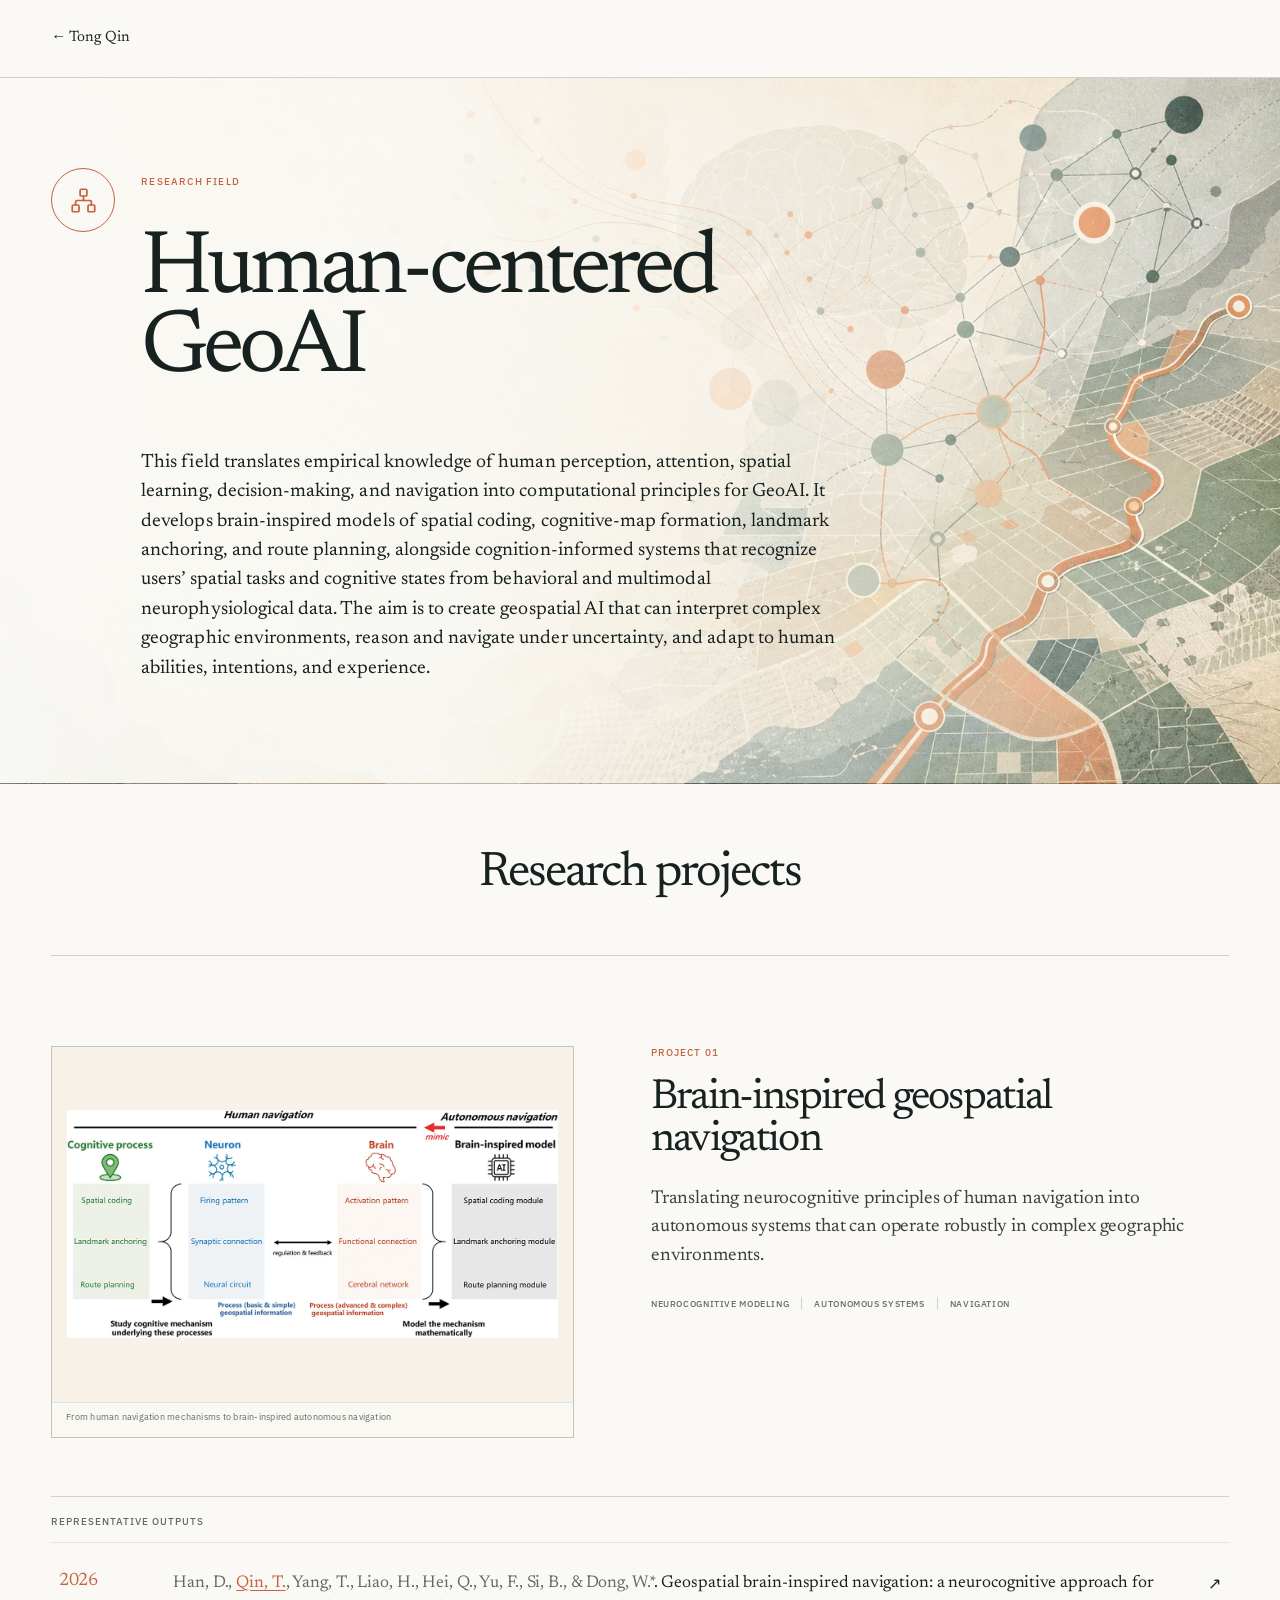
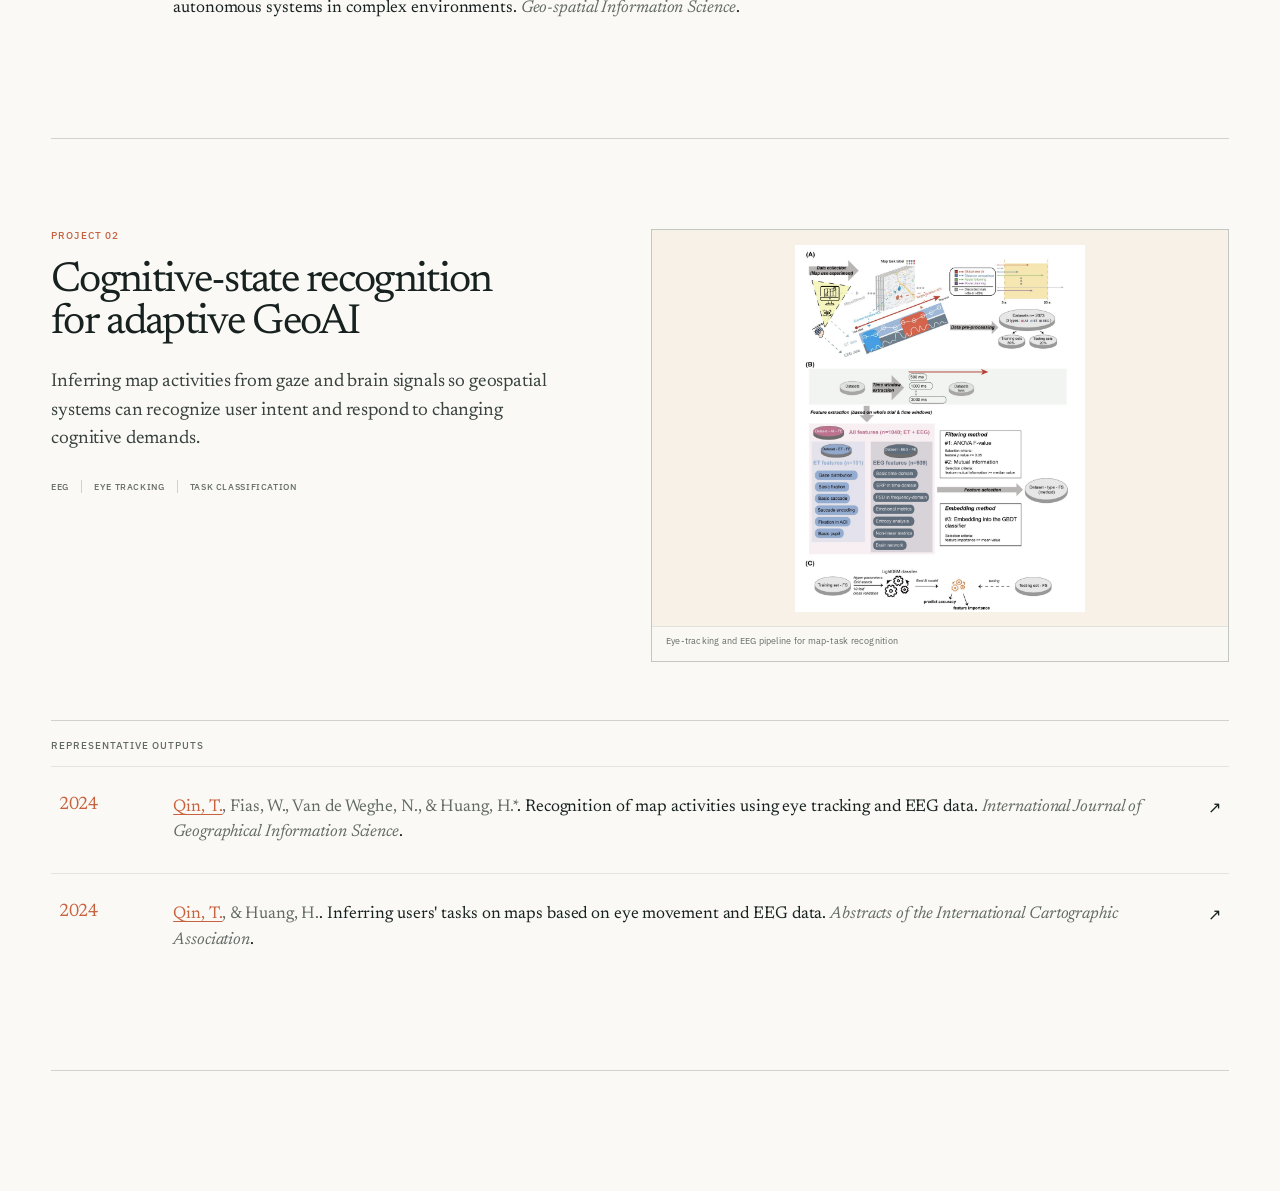
<file: research/human-centered-geoai/index.html>
<!DOCTYPE html><html lang="en"><head><meta charSet="utf-8"/><meta name="viewport" content="width=device-width, initial-scale=1"/><link rel="stylesheet" href="/_next/static/chunks/0dwx9x0~49gks.css" data-precedence="next"/><link rel="preload" as="script" fetchPriority="low" href="/_next/static/chunks/0ht900cau6_ur.js"/><script src="/_next/static/chunks/0t2z5hkh7v~~b.js" async=""></script><script src="/_next/static/chunks/07lhk_q6pmm3r.js" async=""></script><script src="/_next/static/chunks/turbopack-0cek.dh0dqtgy.js" async=""></script><script src="/_next/static/chunks/0dbhjjzl8qfwv.js" async=""></script><script src="/_next/static/chunks/0ys1m~mf~izy..js" async=""></script><title>Tong Qin — GIScience &amp; Human-Centered GeoAI</title><meta name="description" content="Research on how people perceive, interpret, and navigate geographic environments, translated into cognition-informed GeoAI."/><script src="/_next/static/chunks/03~yq9q893hmn.js" noModule=""></script></head><body><div hidden=""><!--$--><!--/$--></div><main class="research-page"><header class="research-page-nav"><a href="/#profile">← Tong Qin</a></header><section class="research-page-hero research-page-hero-illustrated" style="background-image:linear-gradient(90deg, rgba(250,249,245,.98) 0%, rgba(250,249,245,.9) 34%, rgba(250,249,245,.56) 58%, rgba(250,249,245,.08) 100%), url(/images/research/human-centered-geoai-hero.webp)"><span class="research-page-mark" aria-label="Human-centered GeoAI icon"><svg xmlns="http://www.w3.org/2000/svg" width="27" height="27" viewBox="0 0 24 24" fill="none" stroke="currentColor" stroke-width="1.55" stroke-linecap="round" stroke-linejoin="round" class="lucide lucide-network" aria-hidden="true"><rect x="16" y="16" width="6" height="6" rx="1"></rect><rect x="2" y="16" width="6" height="6" rx="1"></rect><rect x="9" y="2" width="6" height="6" rx="1"></rect><path d="M5 16v-3a1 1 0 0 1 1-1h12a1 1 0 0 1 1 1v3"></path><path d="M12 12V8"></path></svg></span><p>Research field</p><h1>Human-centered GeoAI</h1><div class="research-page-intro"><p>This field translates empirical knowledge of human perception, attention, spatial learning, decision-making, and navigation into computational principles for GeoAI. It develops brain-inspired models of spatial coding, cognitive-map formation, landmark anchoring, and route planning, alongside cognition-informed systems that recognize users’ spatial tasks and cognitive states from behavioral and multimodal neurophysiological data. The aim is to create geospatial AI that can interpret complex geographic environments, reason and navigate under uncertainty, and adapt to human abilities, intentions, and experience.</p></div></section><section class="field-projects" aria-labelledby="research-projects-title"><header class="field-projects-header"><h2 id="research-projects-title">Research projects</h2></header><ol class="research-project-list"><li><article class="research-project"><div class="research-project-visual"><div class="project-gallery" role="region" aria-roledescription="carousel" aria-label="Brain-inspired geospatial navigation project images"><div class="project-gallery-viewport" tabindex="-1"><div class="project-gallery-track"><div class="project-gallery-slide" role="group" aria-roledescription="slide" aria-label="1 of 1"><a href="https://doi.org/10.1080/10095020.2025.2541878" target="_blank" rel="noreferrer" aria-label="From human navigation mechanisms to brain-inspired autonomous navigation"><img src="/images/projects/human-centered-geoai/brain-inspired-geospatial-navigation.webp" alt="Conceptual framework translating cognitive processes, neuronal firing patterns, and brain activation networks from human navigation into brain-inspired spatial coding, landmark anchoring, and route planning modules for autonomous navigation." loading="lazy"/><span class="project-gallery-caption">From human navigation mechanisms to brain-inspired autonomous navigation</span></a></div></div></div></div></div><div class="research-project-content"><p class="research-project-index">Project <!-- -->01</p><h3 class="research-project-title">Brain-inspired geospatial navigation</h3><p class="research-project-description">Translating neurocognitive principles of human navigation into autonomous systems that can operate robustly in complex geographic environments.</p><ul class="research-project-methods" aria-label="Methods used in Brain-inspired geospatial navigation"><li class="research-project-method">Neurocognitive modeling</li><li class="research-project-method">Autonomous systems</li><li class="research-project-method">Navigation</li></ul></div><div class="research-project-outputs"><h4>Representative outputs</h4><ul><li><a class="publication project-publication" href="https://doi.org/10.1080/10095020.2025.2541878" target="_blank" rel="noreferrer" aria-label="Open Geospatial brain-inspired navigation: a neurocognitive approach for autonomous systems in complex environments at the publisher"><span class="publication-year">2026</span><span class="publication-citation"><span class="publication-authors">Han, D., <strong>Qin, T.</strong>, Yang, T., Liao, H., Hei, Q., Yu, F., Si, B., &amp; Dong, W.*</span>. <!-- -->Geospatial brain-inspired navigation: a neurocognitive approach for autonomous systems in complex environments<!-- -->. <em>Geo-spatial Information Science</em>.</span><span class="publication-arrow" aria-hidden="true">↗</span></a></li></ul></div></article></li><li><article class="research-project research-project--reverse"><div class="research-project-visual"><div class="project-gallery" role="region" aria-roledescription="carousel" aria-label="Cognitive-state recognition for adaptive GeoAI project images"><div class="project-gallery-viewport" tabindex="-1"><div class="project-gallery-track"><div class="project-gallery-slide" role="group" aria-roledescription="slide" aria-label="1 of 1"><a href="https://doi.org/10.1080/13658816.2024.2309188" target="_blank" rel="noreferrer" aria-label="Eye-tracking and EEG pipeline for map-task recognition"><img src="/images/projects/human-centered-geoai/cognitive-state-recognition-adaptive-geoai.webp" alt="Methodological pipeline for recognizing map-use tasks from synchronized eye-tracking and EEG data, including data preprocessing, time-window extraction, feature selection, and LightGBM classification." loading="lazy"/><span class="project-gallery-caption">Eye-tracking and EEG pipeline for map-task recognition</span></a></div></div></div></div></div><div class="research-project-content"><p class="research-project-index">Project <!-- -->02</p><h3 class="research-project-title">Cognitive-state recognition for adaptive GeoAI</h3><p class="research-project-description">Inferring map activities from gaze and brain signals so geospatial systems can recognize user intent and respond to changing cognitive demands.</p><ul class="research-project-methods" aria-label="Methods used in Cognitive-state recognition for adaptive GeoAI"><li class="research-project-method">EEG</li><li class="research-project-method">Eye tracking</li><li class="research-project-method">Task classification</li></ul></div><div class="research-project-outputs"><h4>Representative outputs</h4><ul><li><a class="publication project-publication" href="https://doi.org/10.1080/13658816.2024.2309188" target="_blank" rel="noreferrer" aria-label="Open Recognition of map activities using eye tracking and EEG data at the publisher"><span class="publication-year">2024</span><span class="publication-citation"><span class="publication-authors"><strong>Qin, T.</strong>, Fias, W., Van de Weghe, N., &amp; Huang, H.*</span>. <!-- -->Recognition of map activities using eye tracking and EEG data<!-- -->. <em>International Journal of Geographical Information Science</em>.</span><span class="publication-arrow" aria-hidden="true">↗</span></a></li><li><a class="publication project-publication" href="https://doi.org/10.5194/ica-abs-7-132-2024" target="_blank" rel="noreferrer" aria-label="Open Inferring users&#x27; tasks on maps based on eye movement and EEG data at the publisher"><span class="publication-year">2024</span><span class="publication-citation"><span class="publication-authors"><strong>Qin, T.</strong>, &amp; Huang, H.</span>. <!-- -->Inferring users&#x27; tasks on maps based on eye movement and EEG data<!-- -->. <em>Abstracts of the International Cartographic Association</em>.</span><span class="publication-arrow" aria-hidden="true">↗</span></a></li></ul></div></article></li></ol></section></main><!--$--><!--/$--><script src="/_next/static/chunks/0ht900cau6_ur.js" id="_R_" async=""></script><script>(self.__next_f=self.__next_f||[]).push([0])</script><script>self.__next_f.push([1,"1:\"$Sreact.fragment\"\n2:I[39756,[\"/_next/static/chunks/0dbhjjzl8qfwv.js\"],\"default\"]\n3:I[37457,[\"/_next/static/chunks/0dbhjjzl8qfwv.js\"],\"default\"]\n4:I[5014,[\"/_next/static/chunks/0dbhjjzl8qfwv.js\",\"/_next/static/chunks/0ys1m~mf~izy..js\"],\"default\"]\nb:I[68027,[\"/_next/static/chunks/0dbhjjzl8qfwv.js\"],\"default\",1]\n:HL[\"/_next/static/chunks/0dwx9x0~49gks.css\",\"style\"]\n"])</script><script>self.__next_f.push([1,"0:{\"P\":null,\"c\":[\"\",\"research\",\"human-centered-geoai\",\"\"],\"q\":\"\",\"i\":false,\"f\":[[[\"\",{\"children\":[\"research\",{\"children\":[\"human-centered-geoai\",{\"children\":[\"__PAGE__\",{}]}]}]},\"$undefined\",\"$undefined\",16],[[\"$\",\"$1\",\"c\",{\"children\":[[[\"$\",\"link\",\"0\",{\"rel\":\"stylesheet\",\"href\":\"/_next/static/chunks/0dwx9x0~49gks.css\",\"precedence\":\"next\",\"crossOrigin\":\"$undefined\",\"nonce\":\"$undefined\"}],[\"$\",\"script\",\"script-0\",{\"src\":\"/_next/static/chunks/0dbhjjzl8qfwv.js\",\"async\":true,\"nonce\":\"$undefined\"}]],[\"$\",\"html\",null,{\"lang\":\"en\",\"children\":[\"$\",\"body\",null,{\"children\":[\"$\",\"$L2\",null,{\"parallelRouterKey\":\"children\",\"error\":\"$undefined\",\"errorStyles\":\"$undefined\",\"errorScripts\":\"$undefined\",\"template\":[\"$\",\"$L3\",null,{}],\"templateStyles\":\"$undefined\",\"templateScripts\":\"$undefined\",\"notFound\":[[[\"$\",\"title\",null,{\"children\":\"404: This page could not be found.\"}],[\"$\",\"div\",null,{\"style\":{\"fontFamily\":\"system-ui,\\\"Segoe UI\\\",Roboto,Helvetica,Arial,sans-serif,\\\"Apple Color Emoji\\\",\\\"Segoe UI Emoji\\\"\",\"height\":\"100vh\",\"textAlign\":\"center\",\"display\":\"flex\",\"flexDirection\":\"column\",\"alignItems\":\"center\",\"justifyContent\":\"center\"},\"children\":[\"$\",\"div\",null,{\"children\":[[\"$\",\"style\",null,{\"dangerouslySetInnerHTML\":{\"__html\":\"body{color:#000;background:#fff;margin:0}.next-error-h1{border-right:1px solid rgba(0,0,0,.3)}@media (prefers-color-scheme:dark){body{color:#fff;background:#000}.next-error-h1{border-right:1px solid rgba(255,255,255,.3)}}\"}}],[\"$\",\"h1\",null,{\"className\":\"next-error-h1\",\"style\":{\"display\":\"inline-block\",\"margin\":\"0 20px 0 0\",\"padding\":\"0 23px 0 0\",\"fontSize\":24,\"fontWeight\":500,\"verticalAlign\":\"top\",\"lineHeight\":\"49px\"},\"children\":404}],[\"$\",\"div\",null,{\"style\":{\"display\":\"inline-block\"},\"children\":[\"$\",\"h2\",null,{\"style\":{\"fontSize\":14,\"fontWeight\":400,\"lineHeight\":\"49px\",\"margin\":0},\"children\":\"This page could not be found.\"}]}]]}]}]],[]],\"forbidden\":\"$undefined\",\"unauthorized\":\"$undefined\"}]}]}]]}],{\"children\":[[\"$\",\"$1\",\"c\",{\"children\":[null,[\"$\",\"$L2\",null,{\"parallelRouterKey\":\"children\",\"error\":\"$undefined\",\"errorStyles\":\"$undefined\",\"errorScripts\":\"$undefined\",\"template\":[\"$\",\"$L3\",null,{}],\"templateStyles\":\"$undefined\",\"templateScripts\":\"$undefined\",\"notFound\":\"$undefined\",\"forbidden\":\"$undefined\",\"unauthorized\":\"$undefined\"}]]}],{\"children\":[[\"$\",\"$1\",\"c\",{\"children\":[null,[\"$\",\"$L2\",null,{\"parallelRouterKey\":\"children\",\"error\":\"$undefined\",\"errorStyles\":\"$undefined\",\"errorScripts\":\"$undefined\",\"template\":[\"$\",\"$L3\",null,{}],\"templateStyles\":\"$undefined\",\"templateScripts\":\"$undefined\",\"notFound\":\"$undefined\",\"forbidden\":\"$undefined\",\"unauthorized\":\"$undefined\"}]]}],{\"children\":[[\"$\",\"$1\",\"c\",{\"children\":[[\"$\",\"main\",null,{\"className\":\"research-page\",\"children\":[[\"$\",\"header\",null,{\"className\":\"research-page-nav\",\"children\":[\"$\",\"a\",null,{\"href\":\"/#profile\",\"children\":\"← Tong Qin\"}]}],[\"$\",\"section\",null,{\"className\":\"research-page-hero research-page-hero-illustrated\",\"style\":{\"backgroundImage\":\"linear-gradient(90deg, rgba(250,249,245,.98) 0%, rgba(250,249,245,.9) 34%, rgba(250,249,245,.56) 58%, rgba(250,249,245,.08) 100%), url(/images/research/human-centered-geoai-hero.webp)\"},\"children\":[[\"$\",\"span\",null,{\"className\":\"research-page-mark\",\"aria-label\":\"Human-centered GeoAI icon\",\"children\":[\"$\",\"$L4\",null,{\"ref\":\"$undefined\",\"iconNode\":[[\"rect\",{\"x\":\"16\",\"y\":\"16\",\"width\":\"6\",\"height\":\"6\",\"rx\":\"1\",\"key\":\"4q2zg0\"}],[\"rect\",{\"x\":\"2\",\"y\":\"16\",\"width\":\"6\",\"height\":\"6\",\"rx\":\"1\",\"key\":\"8cvhb9\"}],[\"rect\",{\"x\":\"9\",\"y\":\"2\",\"width\":\"6\",\"height\":\"6\",\"rx\":\"1\",\"key\":\"1egb70\"}],[\"path\",{\"d\":\"M5 16v-3a1 1 0 0 1 1-1h12a1 1 0 0 1 1 1v3\",\"key\":\"1jsf9p\"}],[\"path\",{\"d\":\"M12 12V8\",\"key\":\"2874zd\"}]],\"className\":\"lucide-network\",\"aria-hidden\":\"true\",\"size\":27,\"strokeWidth\":1.55}]}],[\"$\",\"p\",null,{\"children\":\"Research field\"}],[\"$\",\"h1\",null,{\"children\":\"Human-centered GeoAI\"}],[\"$\",\"div\",null,{\"className\":\"research-page-intro\",\"children\":[\"$\",\"p\",null,{\"children\":\"This field translates empirical knowledge of human perception, attention, spatial learning, decision-making, and navigation into computational principles for GeoAI. It develops brain-inspired models of spatial coding, cognitive-map formation, landmark anchoring, and route planning, alongside cognition-informed systems that recognize users’ spatial tasks and cognitive states from behavioral and multimodal neurophysiological data. The aim is to create geospatial AI that can interpret complex geographic environments, reason and navigate under uncertainty, and adapt to human abilities, intentions, and experience.\"}]}]]}],[\"$\",\"section\",null,{\"className\":\"field-projects\",\"aria-labelledby\":\"research-projects-title\",\"children\":[[\"$\",\"header\",null,{\"className\":\"field-projects-header\",\"children\":\"$L5\"}],\"$L6\"]}]]}],[\"$L7\"],\"$L8\"]}],{},null,false,null]},null,false,\"$@9\"]},null,false,\"$@9\"]},null,false,null],\"$La\",false]],\"m\":\"$undefined\",\"G\":[\"$b\",[\"$Lc\"]],\"S\":true,\"h\":null,\"s\":\"$undefined\",\"l\":\"$undefined\",\"p\":\"$undefined\",\"d\":\"$undefined\",\"b\":\"7n9ZTC2MnBRNo0GYieKWj\"}\n"])</script><script>self.__next_f.push([1,"d:I[50930,[\"/_next/static/chunks/0dbhjjzl8qfwv.js\",\"/_next/static/chunks/0ys1m~mf~izy..js\"],\"default\"]\n10:I[97367,[\"/_next/static/chunks/0dbhjjzl8qfwv.js\"],\"OutletBoundary\"]\n11:\"$Sreact.suspense\"\n14:I[97367,[\"/_next/static/chunks/0dbhjjzl8qfwv.js\"],\"ViewportBoundary\"]\n16:I[97367,[\"/_next/static/chunks/0dbhjjzl8qfwv.js\"],\"MetadataBoundary\"]\n5:[\"$\",\"h2\",null,{\"id\":\"research-projects-title\",\"children\":\"Research projects\"}]\n"])</script><script>self.__next_f.push([1,"6:[\"$\",\"ol\",null,{\"className\":\"research-project-list\",\"children\":[[\"$\",\"li\",\"Brain-inspired geospatial navigation\",{\"children\":[\"$\",\"article\",null,{\"className\":\"research-project\",\"children\":[[\"$\",\"div\",null,{\"className\":\"research-project-visual\",\"children\":[\"$\",\"$Ld\",null,{\"items\":[{\"src\":\"/images/projects/human-centered-geoai/brain-inspired-geospatial-navigation.webp\",\"alt\":\"Conceptual framework translating cognitive processes, neuronal firing patterns, and brain activation networks from human navigation into brain-inspired spatial coding, landmark anchoring, and route planning modules for autonomous navigation.\",\"label\":\"From human navigation mechanisms to brain-inspired autonomous navigation\",\"href\":\"https://doi.org/10.1080/10095020.2025.2541878\"}],\"projectTitle\":\"Brain-inspired geospatial navigation\"}]}],[\"$\",\"div\",null,{\"className\":\"research-project-content\",\"children\":[[\"$\",\"p\",null,{\"className\":\"research-project-index\",\"children\":[\"Project \",\"01\"]}],[\"$\",\"h3\",null,{\"className\":\"research-project-title\",\"children\":\"Brain-inspired geospatial navigation\"}],[\"$\",\"p\",null,{\"className\":\"research-project-description\",\"children\":\"Translating neurocognitive principles of human navigation into autonomous systems that can operate robustly in complex geographic environments.\"}],[\"$\",\"ul\",null,{\"className\":\"research-project-methods\",\"aria-label\":\"Methods used in Brain-inspired geospatial navigation\",\"children\":[[\"$\",\"li\",\"Neurocognitive modeling\",{\"className\":\"research-project-method\",\"children\":\"Neurocognitive modeling\"}],[\"$\",\"li\",\"Autonomous systems\",{\"className\":\"research-project-method\",\"children\":\"Autonomous systems\"}],[\"$\",\"li\",\"Navigation\",{\"className\":\"research-project-method\",\"children\":\"Navigation\"}]]}]]}],[\"$\",\"div\",null,{\"className\":\"research-project-outputs\",\"children\":[[\"$\",\"h4\",null,{\"children\":\"Representative outputs\"}],[\"$\",\"ul\",null,{\"children\":[[\"$\",\"li\",\"https://doi.org/10.1080/10095020.2025.2541878\",{\"children\":[\"$\",\"a\",null,{\"className\":\"publication project-publication\",\"href\":\"https://doi.org/10.1080/10095020.2025.2541878\",\"target\":\"_blank\",\"rel\":\"noreferrer\",\"aria-label\":\"Open Geospatial brain-inspired navigation: a neurocognitive approach for autonomous systems in complex environments at the publisher\",\"children\":[[\"$\",\"span\",null,{\"className\":\"publication-year\",\"children\":\"2026\"}],[\"$\",\"span\",null,{\"className\":\"publication-citation\",\"children\":[[\"$\",\"span\",null,{\"className\":\"publication-authors\",\"children\":[\"Han, D., \",[\"$\",\"strong\",\"Qin, T.-1\",{\"children\":\"Qin, T.\"}],\", Yang, T., Liao, H., Hei, Q., Yu, F., Si, B., \u0026 Dong, W.*\"]}],\". \",\"Geospatial brain-inspired navigation: a neurocognitive approach for autonomous systems in complex environments\",\". \",[\"$\",\"em\",null,{\"children\":\"Geo-spatial Information Science\"}],\".\"]}],[\"$\",\"span\",null,{\"className\":\"publication-arrow\",\"aria-hidden\":\"true\",\"children\":\"↗\"}]]}]}]]}]]}]]}]}],[\"$\",\"li\",\"Cognitive-state recognition for adaptive GeoAI\",{\"children\":[\"$\",\"article\",null,{\"className\":\"research-project research-project--reverse\",\"children\":[[\"$\",\"div\",null,{\"className\":\"research-project-visual\",\"children\":[\"$\",\"$Ld\",null,{\"items\":[{\"src\":\"/images/projects/human-centered-geoai/cognitive-state-recognition-adaptive-geoai.webp\",\"alt\":\"Methodological pipeline for recognizing map-use tasks from synchronized eye-tracking and EEG data, including data preprocessing, time-window extraction, feature selection, and LightGBM classification.\",\"label\":\"Eye-tracking and EEG pipeline for map-task recognition\",\"href\":\"https://doi.org/10.1080/13658816.2024.2309188\"}],\"projectTitle\":\"Cognitive-state recognition for adaptive GeoAI\"}]}],[\"$\",\"div\",null,{\"className\":\"research-project-content\",\"children\":[[\"$\",\"p\",null,{\"className\":\"research-project-index\",\"children\":[\"Project \",\"02\"]}],[\"$\",\"h3\",null,{\"className\":\"research-project-title\",\"children\":\"Cognitive-state recognition for adaptive GeoAI\"}],[\"$\",\"p\",null,{\"className\":\"research-project-description\",\"children\":\"Inferring map activities from gaze and brain signals so geospatial systems can recognize user intent and respond to changing cognitive demands.\"}],\"$Le\"]}],\"$Lf\"]}]}]]}]\n"])</script><script>self.__next_f.push([1,"7:[\"$\",\"script\",\"script-0\",{\"src\":\"/_next/static/chunks/0ys1m~mf~izy..js\",\"async\":true,\"nonce\":\"$undefined\"}]\n8:[\"$\",\"$L10\",null,{\"children\":[\"$\",\"$11\",null,{\"name\":\"Next.MetadataOutlet\",\"children\":\"$@12\"}]}]\n13:[]\n9:\"$W13\"\na:[\"$\",\"$1\",\"h\",{\"children\":[null,[\"$\",\"$L14\",null,{\"children\":\"$L15\"}],[\"$\",\"div\",null,{\"hidden\":true,\"children\":[\"$\",\"$L16\",null,{\"children\":[\"$\",\"$11\",null,{\"name\":\"Next.Metadata\",\"children\":\"$L17\"}]}]}],null]}]\nc:[\"$\",\"link\",\"0\",{\"rel\":\"stylesheet\",\"href\":\"/_next/static/chunks/0dwx9x0~49gks.css\",\"precedence\":\"next\",\"crossOrigin\":\"$undefined\",\"nonce\":\"$undefined\"}]\n"])</script><script>self.__next_f.push([1,"e:[\"$\",\"ul\",null,{\"className\":\"research-project-methods\",\"aria-label\":\"Methods used in Cognitive-state recognition for adaptive GeoAI\",\"children\":[[\"$\",\"li\",\"EEG\",{\"className\":\"research-project-method\",\"children\":\"EEG\"}],[\"$\",\"li\",\"Eye tracking\",{\"className\":\"research-project-method\",\"children\":\"Eye tracking\"}],[\"$\",\"li\",\"Task classification\",{\"className\":\"research-project-method\",\"children\":\"Task classification\"}]]}]\n"])</script><script>self.__next_f.push([1,"f:[\"$\",\"div\",null,{\"className\":\"research-project-outputs\",\"children\":[[\"$\",\"h4\",null,{\"children\":\"Representative outputs\"}],[\"$\",\"ul\",null,{\"children\":[[\"$\",\"li\",\"https://doi.org/10.1080/13658816.2024.2309188\",{\"children\":[\"$\",\"a\",null,{\"className\":\"publication project-publication\",\"href\":\"https://doi.org/10.1080/13658816.2024.2309188\",\"target\":\"_blank\",\"rel\":\"noreferrer\",\"aria-label\":\"Open Recognition of map activities using eye tracking and EEG data at the publisher\",\"children\":[[\"$\",\"span\",null,{\"className\":\"publication-year\",\"children\":\"2024\"}],[\"$\",\"span\",null,{\"className\":\"publication-citation\",\"children\":[[\"$\",\"span\",null,{\"className\":\"publication-authors\",\"children\":[\"\",[\"$\",\"strong\",\"Qin, T.-1\",{\"children\":\"Qin, T.\"}],\", Fias, W., Van de Weghe, N., \u0026 Huang, H.*\"]}],\". \",\"Recognition of map activities using eye tracking and EEG data\",\". \",[\"$\",\"em\",null,{\"children\":\"International Journal of Geographical Information Science\"}],\".\"]}],[\"$\",\"span\",null,{\"className\":\"publication-arrow\",\"aria-hidden\":\"true\",\"children\":\"↗\"}]]}]}],[\"$\",\"li\",\"https://doi.org/10.5194/ica-abs-7-132-2024\",{\"children\":[\"$\",\"a\",null,{\"className\":\"publication project-publication\",\"href\":\"https://doi.org/10.5194/ica-abs-7-132-2024\",\"target\":\"_blank\",\"rel\":\"noreferrer\",\"aria-label\":\"Open Inferring users' tasks on maps based on eye movement and EEG data at the publisher\",\"children\":[[\"$\",\"span\",null,{\"className\":\"publication-year\",\"children\":\"2024\"}],[\"$\",\"span\",null,{\"className\":\"publication-citation\",\"children\":[[\"$\",\"span\",null,{\"className\":\"publication-authors\",\"children\":[\"\",[\"$\",\"strong\",\"Qin, T.-1\",{\"children\":\"Qin, T.\"}],\", \u0026 Huang, H.\"]}],\". \",\"Inferring users' tasks on maps based on eye movement and EEG data\",\". \",[\"$\",\"em\",null,{\"children\":\"Abstracts of the International Cartographic Association\"}],\".\"]}],[\"$\",\"span\",null,{\"className\":\"publication-arrow\",\"aria-hidden\":\"true\",\"children\":\"↗\"}]]}]}]]}]]}]\n"])</script><script>self.__next_f.push([1,"15:[[\"$\",\"meta\",\"0\",{\"charSet\":\"utf-8\"}],[\"$\",\"meta\",\"1\",{\"name\":\"viewport\",\"content\":\"width=device-width, initial-scale=1\"}]]\n"])</script><script>self.__next_f.push([1,"12:null\n17:[[\"$\",\"title\",\"0\",{\"children\":\"Tong Qin — GIScience \u0026 Human-Centered GeoAI\"}],[\"$\",\"meta\",\"1\",{\"name\":\"description\",\"content\":\"Research on how people perceive, interpret, and navigate geographic environments, translated into cognition-informed GeoAI.\"}]]\n"])</script></body></html>
</file>
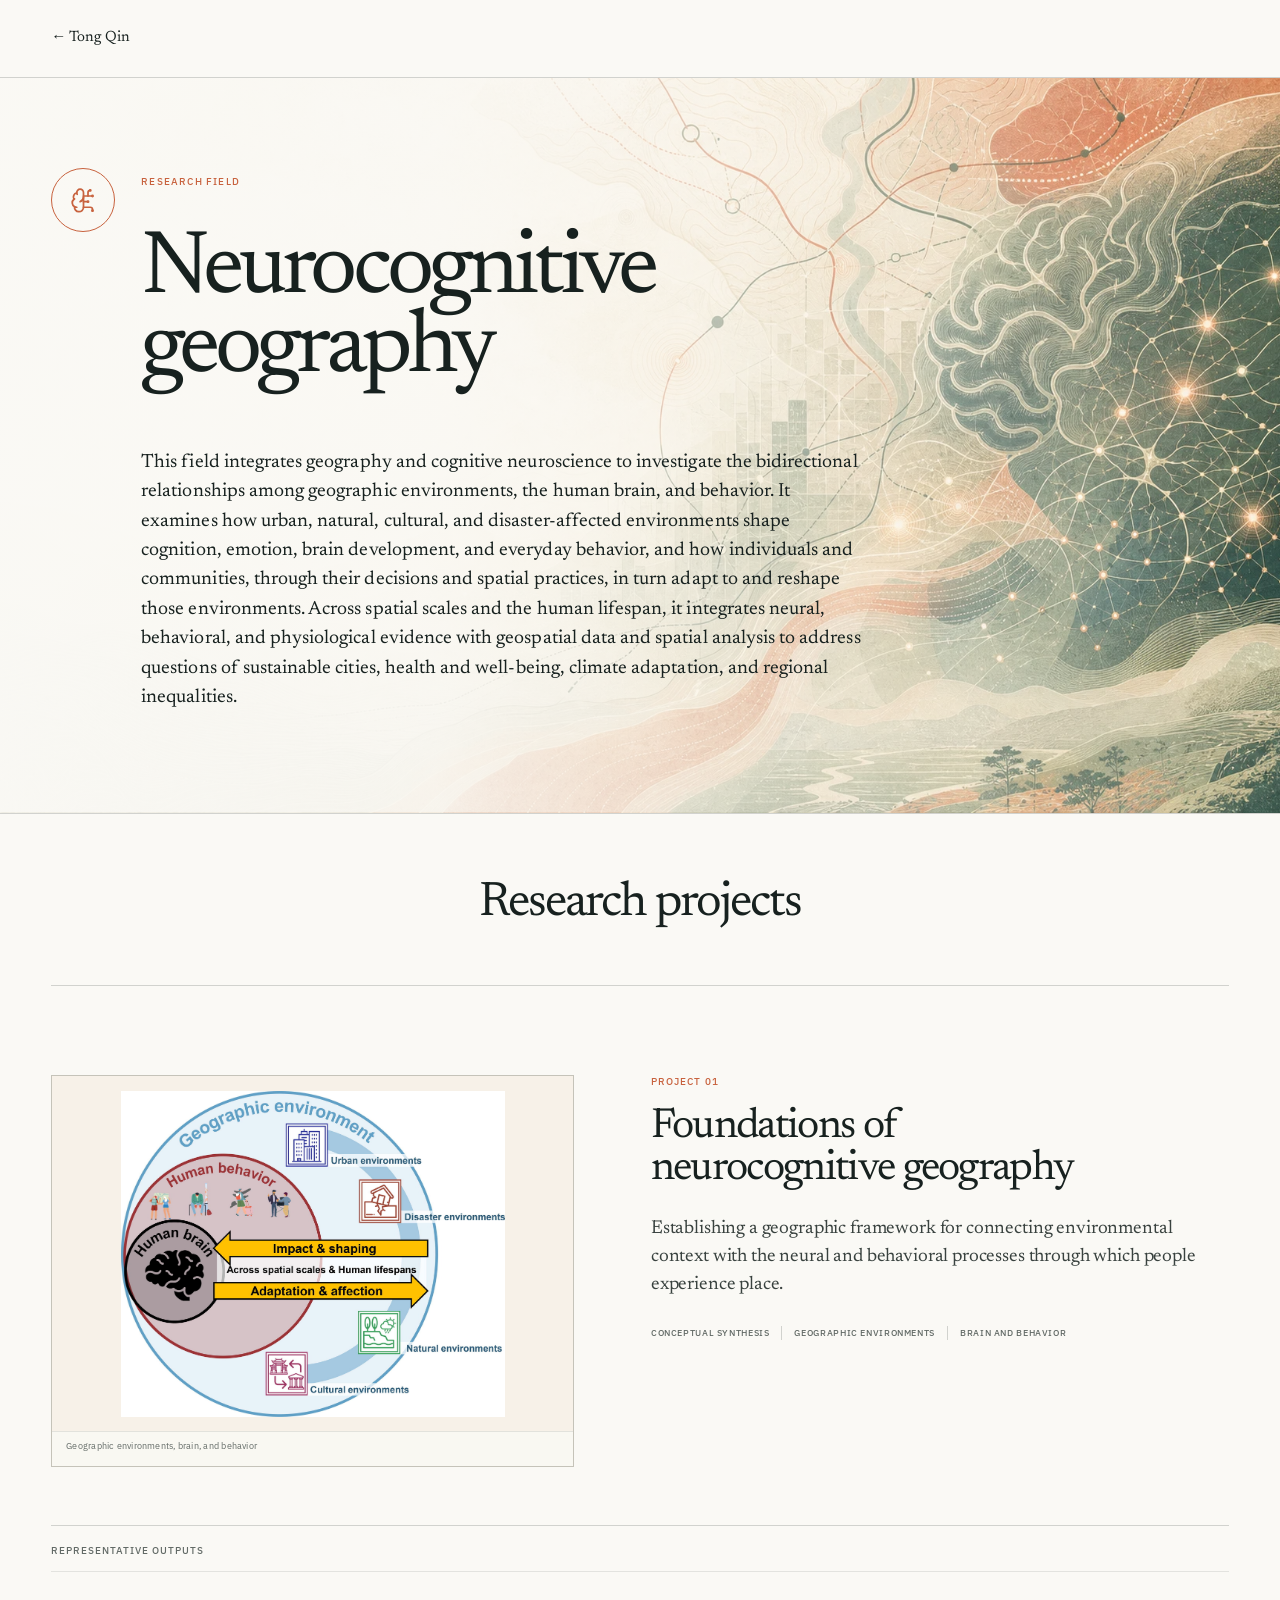
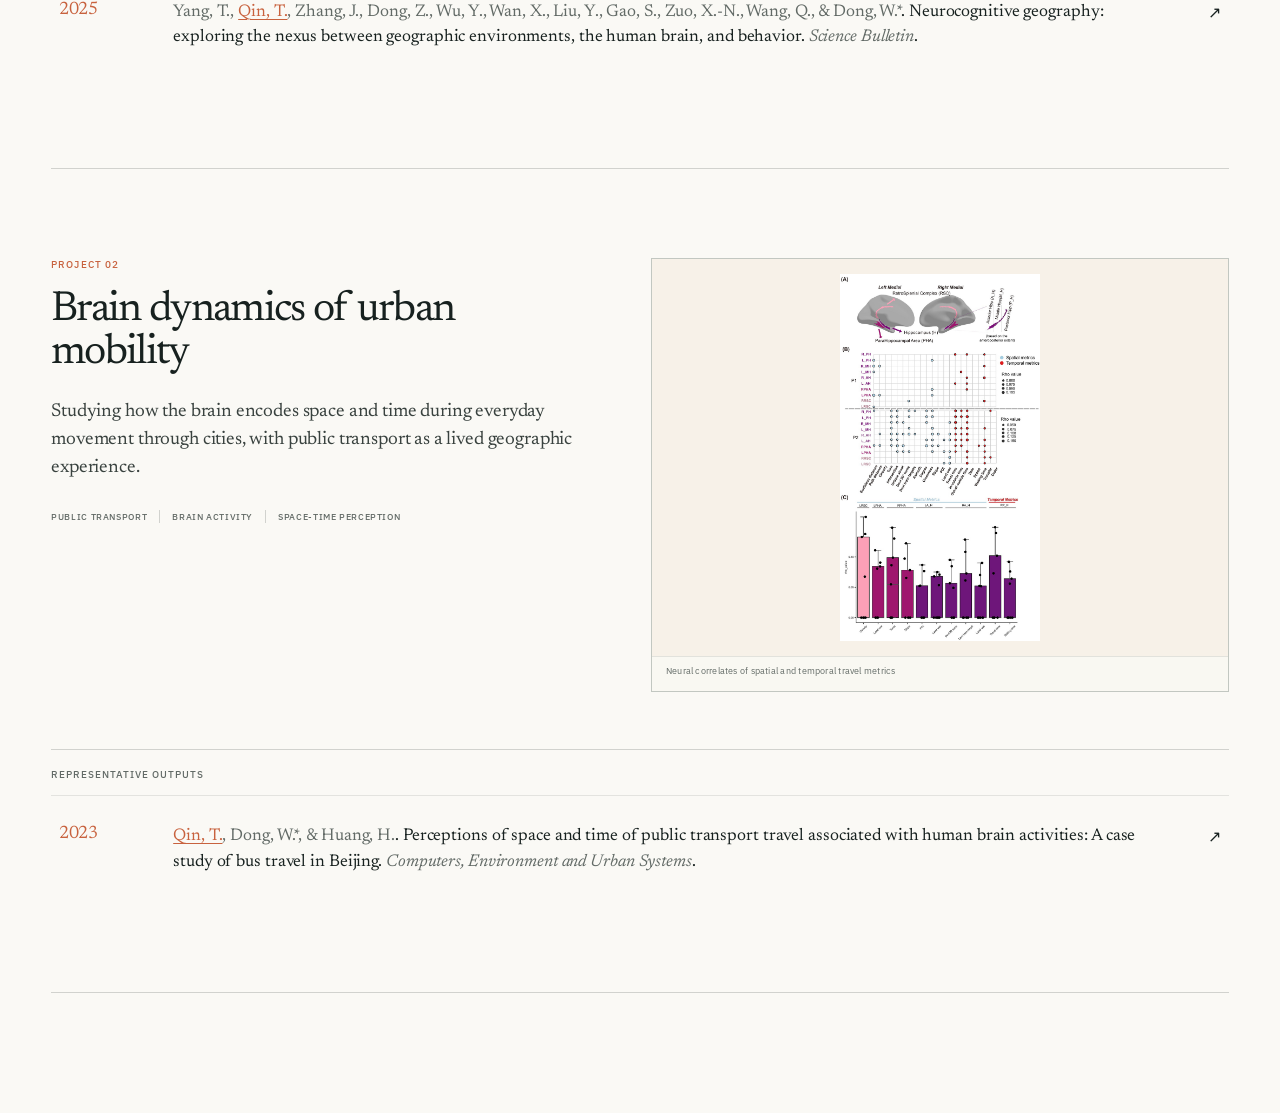
<file: research/neurocognitive-geography/index.html>
<!DOCTYPE html><html lang="en"><head><meta charSet="utf-8"/><meta name="viewport" content="width=device-width, initial-scale=1"/><link rel="stylesheet" href="/_next/static/chunks/0dwx9x0~49gks.css" data-precedence="next"/><link rel="preload" as="script" fetchPriority="low" href="/_next/static/chunks/0ht900cau6_ur.js"/><script src="/_next/static/chunks/0t2z5hkh7v~~b.js" async=""></script><script src="/_next/static/chunks/07lhk_q6pmm3r.js" async=""></script><script src="/_next/static/chunks/turbopack-0cek.dh0dqtgy.js" async=""></script><script src="/_next/static/chunks/0dbhjjzl8qfwv.js" async=""></script><script src="/_next/static/chunks/0ys1m~mf~izy..js" async=""></script><title>Tong Qin — GIScience &amp; Human-Centered GeoAI</title><meta name="description" content="Research on how people perceive, interpret, and navigate geographic environments, translated into cognition-informed GeoAI."/><script src="/_next/static/chunks/03~yq9q893hmn.js" noModule=""></script></head><body><div hidden=""><!--$--><!--/$--></div><main class="research-page"><header class="research-page-nav"><a href="/#profile">← Tong Qin</a></header><section class="research-page-hero research-page-hero-illustrated" style="background-image:linear-gradient(90deg, rgba(250,249,245,.98) 0%, rgba(250,249,245,.9) 34%, rgba(250,249,245,.56) 58%, rgba(250,249,245,.08) 100%), url(/images/research/neurocognitive-geography-hero.webp)"><span class="research-page-mark" aria-label="Neurocognitive geography icon"><svg xmlns="http://www.w3.org/2000/svg" width="27" height="27" viewBox="0 0 24 24" fill="none" stroke="currentColor" stroke-width="1.55" stroke-linecap="round" stroke-linejoin="round" class="lucide lucide-brain-circuit" aria-hidden="true"><path d="M12 5a3 3 0 1 0-5.997.125 4 4 0 0 0-2.526 5.77 4 4 0 0 0 .556 6.588A4 4 0 1 0 12 18Z"></path><path d="M9 13a4.5 4.5 0 0 0 3-4"></path><path d="M6.003 5.125A3 3 0 0 0 6.401 6.5"></path><path d="M3.477 10.896a4 4 0 0 1 .585-.396"></path><path d="M6 18a4 4 0 0 1-1.967-.516"></path><path d="M12 13h4"></path><path d="M12 18h6a2 2 0 0 1 2 2v1"></path><path d="M12 8h8"></path><path d="M16 8V5a2 2 0 0 1 2-2"></path><circle cx="16" cy="13" r=".5"></circle><circle cx="18" cy="3" r=".5"></circle><circle cx="20" cy="21" r=".5"></circle><circle cx="20" cy="8" r=".5"></circle></svg></span><p>Research field</p><h1>Neurocognitive geography</h1><div class="research-page-intro"><p>This field integrates geography and cognitive neuroscience to investigate the bidirectional relationships among geographic environments, the human brain, and behavior. It examines how urban, natural, cultural, and disaster-affected environments shape cognition, emotion, brain development, and everyday behavior, and how individuals and communities, through their decisions and spatial practices, in turn adapt to and reshape those environments. Across spatial scales and the human lifespan, it integrates neural, behavioral, and physiological evidence with geospatial data and spatial analysis to address questions of sustainable cities, health and well-being, climate adaptation, and regional inequalities.</p></div></section><section class="field-projects" aria-labelledby="research-projects-title"><header class="field-projects-header"><h2 id="research-projects-title">Research projects</h2></header><ol class="research-project-list"><li><article class="research-project"><div class="research-project-visual"><div class="project-gallery" role="region" aria-roledescription="carousel" aria-label="Foundations of neurocognitive geography project images"><div class="project-gallery-viewport" tabindex="-1"><div class="project-gallery-track"><div class="project-gallery-slide" role="group" aria-roledescription="slide" aria-label="1 of 1"><a href="https://doi.org/10.1016/j.scib.2025.01.044" target="_blank" rel="noreferrer" aria-label="Geographic environments, brain, and behavior"><img src="/images/projects/neurocognitive-geography/foundations-neurocognitive-geography.webp" alt="Conceptual framework showing reciprocal relationships among geographic environments, human behavior, and the human brain across spatial scales and the lifespan." loading="lazy"/><span class="project-gallery-caption">Geographic environments, brain, and behavior</span></a></div></div></div></div></div><div class="research-project-content"><p class="research-project-index">Project <!-- -->01</p><h3 class="research-project-title">Foundations of neurocognitive geography</h3><p class="research-project-description">Establishing a geographic framework for connecting environmental context with the neural and behavioral processes through which people experience place.</p><ul class="research-project-methods" aria-label="Methods used in Foundations of neurocognitive geography"><li class="research-project-method">Conceptual synthesis</li><li class="research-project-method">Geographic environments</li><li class="research-project-method">Brain and behavior</li></ul></div><div class="research-project-outputs"><h4>Representative outputs</h4><ul><li><a class="publication project-publication" href="https://doi.org/10.1016/j.scib.2025.01.044" target="_blank" rel="noreferrer" aria-label="Open Neurocognitive geography: exploring the nexus between geographic environments, the human brain, and behavior at the publisher"><span class="publication-year">2025</span><span class="publication-citation"><span class="publication-authors">Yang, T., <strong>Qin, T.</strong>, Zhang, J., Dong, Z., Wu, Y., Wan, X., Liu, Y., Gao, S., Zuo, X.-N., Wang, Q., &amp; Dong, W.*</span>. <!-- -->Neurocognitive geography: exploring the nexus between geographic environments, the human brain, and behavior<!-- -->. <em>Science Bulletin</em>.</span><span class="publication-arrow" aria-hidden="true">↗</span></a></li></ul></div></article></li><li><article class="research-project research-project--reverse"><div class="research-project-visual"><div class="project-gallery" role="region" aria-roledescription="carousel" aria-label="Brain dynamics of urban mobility project images"><div class="project-gallery-viewport" tabindex="-1"><div class="project-gallery-track"><div class="project-gallery-slide" role="group" aria-roledescription="slide" aria-label="1 of 1"><a href="https://doi.org/10.1016/j.compenvurbsys.2022.101919" target="_blank" rel="noreferrer" aria-label="Neural correlates of spatial and temporal travel metrics"><img src="/images/projects/neurocognitive-geography/brain-dynamics-urban-mobility.webp" alt="Brain regions associated with spatial and temporal travel metrics, followed by correlation matrices and effect-size summaries for urban mobility measures." loading="lazy"/><span class="project-gallery-caption">Neural correlates of spatial and temporal travel metrics</span></a></div></div></div></div></div><div class="research-project-content"><p class="research-project-index">Project <!-- -->02</p><h3 class="research-project-title">Brain dynamics of urban mobility</h3><p class="research-project-description">Studying how the brain encodes space and time during everyday movement through cities, with public transport as a lived geographic experience.</p><ul class="research-project-methods" aria-label="Methods used in Brain dynamics of urban mobility"><li class="research-project-method">Public transport</li><li class="research-project-method">Brain activity</li><li class="research-project-method">Space-time perception</li></ul></div><div class="research-project-outputs"><h4>Representative outputs</h4><ul><li><a class="publication project-publication" href="https://doi.org/10.1016/j.compenvurbsys.2022.101919" target="_blank" rel="noreferrer" aria-label="Open Perceptions of space and time of public transport travel associated with human brain activities: A case study of bus travel in Beijing at the publisher"><span class="publication-year">2023</span><span class="publication-citation"><span class="publication-authors"><strong>Qin, T.</strong>, Dong, W.*, &amp; Huang, H.</span>. <!-- -->Perceptions of space and time of public transport travel associated with human brain activities: A case study of bus travel in Beijing<!-- -->. <em>Computers, Environment and Urban Systems</em>.</span><span class="publication-arrow" aria-hidden="true">↗</span></a></li></ul></div></article></li></ol></section></main><!--$--><!--/$--><script src="/_next/static/chunks/0ht900cau6_ur.js" id="_R_" async=""></script><script>(self.__next_f=self.__next_f||[]).push([0])</script><script>self.__next_f.push([1,"1:\"$Sreact.fragment\"\n2:I[39756,[\"/_next/static/chunks/0dbhjjzl8qfwv.js\"],\"default\"]\n3:I[37457,[\"/_next/static/chunks/0dbhjjzl8qfwv.js\"],\"default\"]\n4:I[5014,[\"/_next/static/chunks/0dbhjjzl8qfwv.js\",\"/_next/static/chunks/0ys1m~mf~izy..js\"],\"default\"]\na:I[68027,[\"/_next/static/chunks/0dbhjjzl8qfwv.js\"],\"default\",1]\n:HL[\"/_next/static/chunks/0dwx9x0~49gks.css\",\"style\"]\n"])</script><script>self.__next_f.push([1,"0:{\"P\":null,\"c\":[\"\",\"research\",\"neurocognitive-geography\",\"\"],\"q\":\"\",\"i\":false,\"f\":[[[\"\",{\"children\":[\"research\",{\"children\":[\"neurocognitive-geography\",{\"children\":[\"__PAGE__\",{}]}]}]},\"$undefined\",\"$undefined\",16],[[\"$\",\"$1\",\"c\",{\"children\":[[[\"$\",\"link\",\"0\",{\"rel\":\"stylesheet\",\"href\":\"/_next/static/chunks/0dwx9x0~49gks.css\",\"precedence\":\"next\",\"crossOrigin\":\"$undefined\",\"nonce\":\"$undefined\"}],[\"$\",\"script\",\"script-0\",{\"src\":\"/_next/static/chunks/0dbhjjzl8qfwv.js\",\"async\":true,\"nonce\":\"$undefined\"}]],[\"$\",\"html\",null,{\"lang\":\"en\",\"children\":[\"$\",\"body\",null,{\"children\":[\"$\",\"$L2\",null,{\"parallelRouterKey\":\"children\",\"error\":\"$undefined\",\"errorStyles\":\"$undefined\",\"errorScripts\":\"$undefined\",\"template\":[\"$\",\"$L3\",null,{}],\"templateStyles\":\"$undefined\",\"templateScripts\":\"$undefined\",\"notFound\":[[[\"$\",\"title\",null,{\"children\":\"404: This page could not be found.\"}],[\"$\",\"div\",null,{\"style\":{\"fontFamily\":\"system-ui,\\\"Segoe UI\\\",Roboto,Helvetica,Arial,sans-serif,\\\"Apple Color Emoji\\\",\\\"Segoe UI Emoji\\\"\",\"height\":\"100vh\",\"textAlign\":\"center\",\"display\":\"flex\",\"flexDirection\":\"column\",\"alignItems\":\"center\",\"justifyContent\":\"center\"},\"children\":[\"$\",\"div\",null,{\"children\":[[\"$\",\"style\",null,{\"dangerouslySetInnerHTML\":{\"__html\":\"body{color:#000;background:#fff;margin:0}.next-error-h1{border-right:1px solid rgba(0,0,0,.3)}@media (prefers-color-scheme:dark){body{color:#fff;background:#000}.next-error-h1{border-right:1px solid rgba(255,255,255,.3)}}\"}}],[\"$\",\"h1\",null,{\"className\":\"next-error-h1\",\"style\":{\"display\":\"inline-block\",\"margin\":\"0 20px 0 0\",\"padding\":\"0 23px 0 0\",\"fontSize\":24,\"fontWeight\":500,\"verticalAlign\":\"top\",\"lineHeight\":\"49px\"},\"children\":404}],[\"$\",\"div\",null,{\"style\":{\"display\":\"inline-block\"},\"children\":[\"$\",\"h2\",null,{\"style\":{\"fontSize\":14,\"fontWeight\":400,\"lineHeight\":\"49px\",\"margin\":0},\"children\":\"This page could not be found.\"}]}]]}]}]],[]],\"forbidden\":\"$undefined\",\"unauthorized\":\"$undefined\"}]}]}]]}],{\"children\":[[\"$\",\"$1\",\"c\",{\"children\":[null,[\"$\",\"$L2\",null,{\"parallelRouterKey\":\"children\",\"error\":\"$undefined\",\"errorStyles\":\"$undefined\",\"errorScripts\":\"$undefined\",\"template\":[\"$\",\"$L3\",null,{}],\"templateStyles\":\"$undefined\",\"templateScripts\":\"$undefined\",\"notFound\":\"$undefined\",\"forbidden\":\"$undefined\",\"unauthorized\":\"$undefined\"}]]}],{\"children\":[[\"$\",\"$1\",\"c\",{\"children\":[null,[\"$\",\"$L2\",null,{\"parallelRouterKey\":\"children\",\"error\":\"$undefined\",\"errorStyles\":\"$undefined\",\"errorScripts\":\"$undefined\",\"template\":[\"$\",\"$L3\",null,{}],\"templateStyles\":\"$undefined\",\"templateScripts\":\"$undefined\",\"notFound\":\"$undefined\",\"forbidden\":\"$undefined\",\"unauthorized\":\"$undefined\"}]]}],{\"children\":[[\"$\",\"$1\",\"c\",{\"children\":[[\"$\",\"main\",null,{\"className\":\"research-page\",\"children\":[[\"$\",\"header\",null,{\"className\":\"research-page-nav\",\"children\":[\"$\",\"a\",null,{\"href\":\"/#profile\",\"children\":\"← Tong Qin\"}]}],[\"$\",\"section\",null,{\"className\":\"research-page-hero research-page-hero-illustrated\",\"style\":{\"backgroundImage\":\"linear-gradient(90deg, rgba(250,249,245,.98) 0%, rgba(250,249,245,.9) 34%, rgba(250,249,245,.56) 58%, rgba(250,249,245,.08) 100%), url(/images/research/neurocognitive-geography-hero.webp)\"},\"children\":[[\"$\",\"span\",null,{\"className\":\"research-page-mark\",\"aria-label\":\"Neurocognitive geography icon\",\"children\":[\"$\",\"$L4\",null,{\"ref\":\"$undefined\",\"iconNode\":[[\"path\",{\"d\":\"M12 5a3 3 0 1 0-5.997.125 4 4 0 0 0-2.526 5.77 4 4 0 0 0 .556 6.588A4 4 0 1 0 12 18Z\",\"key\":\"l5xja\"}],[\"path\",{\"d\":\"M9 13a4.5 4.5 0 0 0 3-4\",\"key\":\"10igwf\"}],[\"path\",{\"d\":\"M6.003 5.125A3 3 0 0 0 6.401 6.5\",\"key\":\"105sqy\"}],[\"path\",{\"d\":\"M3.477 10.896a4 4 0 0 1 .585-.396\",\"key\":\"ql3yin\"}],[\"path\",{\"d\":\"M6 18a4 4 0 0 1-1.967-.516\",\"key\":\"2e4loj\"}],[\"path\",{\"d\":\"M12 13h4\",\"key\":\"1ku699\"}],[\"path\",{\"d\":\"M12 18h6a2 2 0 0 1 2 2v1\",\"key\":\"105ag5\"}],[\"path\",{\"d\":\"M12 8h8\",\"key\":\"1lhi5i\"}],[\"path\",{\"d\":\"M16 8V5a2 2 0 0 1 2-2\",\"key\":\"u6izg6\"}],[\"circle\",{\"cx\":\"16\",\"cy\":\"13\",\"r\":\".5\",\"key\":\"ry7gng\"}],[\"circle\",{\"cx\":\"18\",\"cy\":\"3\",\"r\":\".5\",\"key\":\"1aiba7\"}],[\"circle\",{\"cx\":\"20\",\"cy\":\"21\",\"r\":\".5\",\"key\":\"yhc1fs\"}],[\"circle\",{\"cx\":\"20\",\"cy\":\"8\",\"r\":\".5\",\"key\":\"1e43v0\"}]],\"className\":\"lucide-brain-circuit\",\"aria-hidden\":\"true\",\"size\":27,\"strokeWidth\":1.55}]}],[\"$\",\"p\",null,{\"children\":\"Research field\"}],[\"$\",\"h1\",null,{\"children\":\"Neurocognitive geography\"}],[\"$\",\"div\",null,{\"className\":\"research-page-intro\",\"children\":[\"$\",\"p\",null,{\"children\":\"This field integrates geography and cognitive neuroscience to investigate the bidirectional relationships among geographic environments, the human brain, and behavior. It examines how urban, natural, cultural, and disaster-affected environments shape cognition, emotion, brain development, and everyday behavior, and how individuals and communities, through their decisions and spatial practices, in turn adapt to and reshape those environments. Across spatial scales and the human lifespan, it integrates neural, behavioral, and physiological evidence with geospatial data and spatial analysis to address questions of sustainable cities, health and well-being, climate adaptation, and regional inequalities.\"}]}]]}],\"$L5\"]}],[\"$L6\"],\"$L7\"]}],{},null,false,null]},null,false,\"$@8\"]},null,false,\"$@8\"]},null,false,null],\"$L9\",false]],\"m\":\"$undefined\",\"G\":[\"$a\",[\"$Lb\"]],\"S\":true,\"h\":null,\"s\":\"$undefined\",\"l\":\"$undefined\",\"p\":\"$undefined\",\"d\":\"$undefined\",\"b\":\"7n9ZTC2MnBRNo0GYieKWj\"}\n"])</script><script>self.__next_f.push([1,"c:I[50930,[\"/_next/static/chunks/0dbhjjzl8qfwv.js\",\"/_next/static/chunks/0ys1m~mf~izy..js\"],\"default\"]\n10:I[97367,[\"/_next/static/chunks/0dbhjjzl8qfwv.js\"],\"OutletBoundary\"]\n11:\"$Sreact.suspense\"\n14:I[97367,[\"/_next/static/chunks/0dbhjjzl8qfwv.js\"],\"ViewportBoundary\"]\n16:I[97367,[\"/_next/static/chunks/0dbhjjzl8qfwv.js\"],\"MetadataBoundary\"]\n"])</script><script>self.__next_f.push([1,"5:[\"$\",\"section\",null,{\"className\":\"field-projects\",\"aria-labelledby\":\"research-projects-title\",\"children\":[[\"$\",\"header\",null,{\"className\":\"field-projects-header\",\"children\":[\"$\",\"h2\",null,{\"id\":\"research-projects-title\",\"children\":\"Research projects\"}]}],[\"$\",\"ol\",null,{\"className\":\"research-project-list\",\"children\":[[\"$\",\"li\",\"Foundations of neurocognitive geography\",{\"children\":[\"$\",\"article\",null,{\"className\":\"research-project\",\"children\":[[\"$\",\"div\",null,{\"className\":\"research-project-visual\",\"children\":[\"$\",\"$Lc\",null,{\"items\":[{\"src\":\"/images/projects/neurocognitive-geography/foundations-neurocognitive-geography.webp\",\"alt\":\"Conceptual framework showing reciprocal relationships among geographic environments, human behavior, and the human brain across spatial scales and the lifespan.\",\"label\":\"Geographic environments, brain, and behavior\",\"href\":\"https://doi.org/10.1016/j.scib.2025.01.044\"}],\"projectTitle\":\"Foundations of neurocognitive geography\"}]}],[\"$\",\"div\",null,{\"className\":\"research-project-content\",\"children\":[[\"$\",\"p\",null,{\"className\":\"research-project-index\",\"children\":[\"Project \",\"01\"]}],[\"$\",\"h3\",null,{\"className\":\"research-project-title\",\"children\":\"Foundations of neurocognitive geography\"}],[\"$\",\"p\",null,{\"className\":\"research-project-description\",\"children\":\"Establishing a geographic framework for connecting environmental context with the neural and behavioral processes through which people experience place.\"}],[\"$\",\"ul\",null,{\"className\":\"research-project-methods\",\"aria-label\":\"Methods used in Foundations of neurocognitive geography\",\"children\":[[\"$\",\"li\",\"Conceptual synthesis\",{\"className\":\"research-project-method\",\"children\":\"Conceptual synthesis\"}],[\"$\",\"li\",\"Geographic environments\",{\"className\":\"research-project-method\",\"children\":\"Geographic environments\"}],[\"$\",\"li\",\"Brain and behavior\",{\"className\":\"research-project-method\",\"children\":\"Brain and behavior\"}]]}]]}],[\"$\",\"div\",null,{\"className\":\"research-project-outputs\",\"children\":[[\"$\",\"h4\",null,{\"children\":\"Representative outputs\"}],[\"$\",\"ul\",null,{\"children\":[[\"$\",\"li\",\"https://doi.org/10.1016/j.scib.2025.01.044\",{\"children\":[\"$\",\"a\",null,{\"className\":\"publication project-publication\",\"href\":\"https://doi.org/10.1016/j.scib.2025.01.044\",\"target\":\"_blank\",\"rel\":\"noreferrer\",\"aria-label\":\"Open Neurocognitive geography: exploring the nexus between geographic environments, the human brain, and behavior at the publisher\",\"children\":[[\"$\",\"span\",null,{\"className\":\"publication-year\",\"children\":\"2025\"}],[\"$\",\"span\",null,{\"className\":\"publication-citation\",\"children\":[[\"$\",\"span\",null,{\"className\":\"publication-authors\",\"children\":[\"Yang, T., \",[\"$\",\"strong\",\"Qin, T.-1\",{\"children\":\"Qin, T.\"}],\", Zhang, J., Dong, Z., Wu, Y., Wan, X., Liu, Y., Gao, S., Zuo, X.-N., Wang, Q., \u0026 Dong, W.*\"]}],\". \",\"Neurocognitive geography: exploring the nexus between geographic environments, the human brain, and behavior\",\". \",[\"$\",\"em\",null,{\"children\":\"Science Bulletin\"}],\".\"]}],[\"$\",\"span\",null,{\"className\":\"publication-arrow\",\"aria-hidden\":\"true\",\"children\":\"↗\"}]]}]}]]}]]}]]}]}],[\"$\",\"li\",\"Brain dynamics of urban mobility\",{\"children\":[\"$\",\"article\",null,{\"className\":\"research-project research-project--reverse\",\"children\":[[\"$\",\"div\",null,{\"className\":\"research-project-visual\",\"children\":[\"$\",\"$Lc\",null,{\"items\":[{\"src\":\"/images/projects/neurocognitive-geography/brain-dynamics-urban-mobility.webp\",\"alt\":\"Brain regions associated with spatial and temporal travel metrics, followed by correlation matrices and effect-size summaries for urban mobility measures.\",\"label\":\"Neural correlates of spatial and temporal travel metrics\",\"href\":\"https://doi.org/10.1016/j.compenvurbsys.2022.101919\"}],\"projectTitle\":\"Brain dynamics of urban mobility\"}]}],[\"$\",\"div\",null,{\"className\":\"research-project-content\",\"children\":[[\"$\",\"p\",null,{\"className\":\"research-project-index\",\"children\":[\"Project \",\"02\"]}],[\"$\",\"h3\",null,{\"className\":\"research-project-title\",\"children\":\"Brain dynamics of urban mobility\"}],\"$Ld\",\"$Le\"]}],\"$Lf\"]}]}]]}]]}]\n"])</script><script>self.__next_f.push([1,"6:[\"$\",\"script\",\"script-0\",{\"src\":\"/_next/static/chunks/0ys1m~mf~izy..js\",\"async\":true,\"nonce\":\"$undefined\"}]\n7:[\"$\",\"$L10\",null,{\"children\":[\"$\",\"$11\",null,{\"name\":\"Next.MetadataOutlet\",\"children\":\"$@12\"}]}]\n13:[]\n8:\"$W13\"\n9:[\"$\",\"$1\",\"h\",{\"children\":[null,[\"$\",\"$L14\",null,{\"children\":\"$L15\"}],[\"$\",\"div\",null,{\"hidden\":true,\"children\":[\"$\",\"$L16\",null,{\"children\":[\"$\",\"$11\",null,{\"name\":\"Next.Metadata\",\"children\":\"$L17\"}]}]}],null]}]\nb:[\"$\",\"link\",\"0\",{\"rel\":\"stylesheet\",\"href\":\"/_next/static/chunks/0dwx9x0~49gks.css\",\"precedence\":\"next\",\"crossOrigin\":\"$undefined\",\"nonce\":\"$undefined\"}]\n"])</script><script>self.__next_f.push([1,"d:[\"$\",\"p\",null,{\"className\":\"research-project-description\",\"children\":\"Studying how the brain encodes space and time during everyday movement through cities, with public transport as a lived geographic experience.\"}]\ne:[\"$\",\"ul\",null,{\"className\":\"research-project-methods\",\"aria-label\":\"Methods used in Brain dynamics of urban mobility\",\"children\":[[\"$\",\"li\",\"Public transport\",{\"className\":\"research-project-method\",\"children\":\"Public transport\"}],[\"$\",\"li\",\"Brain activity\",{\"className\":\"research-project-method\",\"children\":\"Brain activity\"}],[\"$\",\"li\",\"Space-time perception\",{\"className\":\"research-project-method\",\"children\":\"Space-time perception\"}]]}]\nf:[\"$\",\"div\",null,{\"className\":\"research-project-outputs\",\"children\":[[\"$\",\"h4\",null,{\"children\":\"Representative outputs\"}],[\"$\",\"ul\",null,{\"children\":[[\"$\",\"li\",\"https://doi.org/10.1016/j.compenvurbsys.2022.101919\",{\"children\":[\"$\",\"a\",null,{\"className\":\"publication project-publication\",\"href\":\"https://doi.org/10.1016/j.compenvurbsys.2022.101919\",\"target\":\"_blank\",\"rel\":\"noreferrer\",\"aria-label\":\"Open Perceptions of space and time of public transport travel associated with human brain activities: A case study of bus travel in Beijing at the publisher\",\"children\":[[\"$\",\"span\",null,{\"className\":\"publication-year\",\"children\":\"2023\"}],[\"$\",\"span\",null,{\"className\":\"publication-citation\",\"children\":[[\"$\",\"span\",null,{\"className\":\"publication-authors\",\"children\":[\"\",[\"$\",\"strong\",\"Qin, T.-1\",{\"children\":\"Qin, T.\"}],\", Dong, W.*, \u0026 Huang, H.\"]}],\". \",\"Perceptions of space and time of public transport travel associated with human brain activities: A case study of bus travel in Beijing\",\". \",[\"$\",\"em\",null,{\"children\":\"Computers, Environment and Urban Systems\"}],\".\"]}],[\"$\",\"span\",null,{\"className\":\"publication-arrow\",\"aria-hidden\":\"true\",\"children\":\"↗\"}]]}]}]]}]]}]\n"])</script><script>self.__next_f.push([1,"15:[[\"$\",\"meta\",\"0\",{\"charSet\":\"utf-8\"}],[\"$\",\"meta\",\"1\",{\"name\":\"viewport\",\"content\":\"width=device-width, initial-scale=1\"}]]\n"])</script><script>self.__next_f.push([1,"12:null\n17:[[\"$\",\"title\",\"0\",{\"children\":\"Tong Qin — GIScience \u0026 Human-Centered GeoAI\"}],[\"$\",\"meta\",\"1\",{\"name\":\"description\",\"content\":\"Research on how people perceive, interpret, and navigate geographic environments, translated into cognition-informed GeoAI.\"}]]\n"])</script></body></html>
</file>
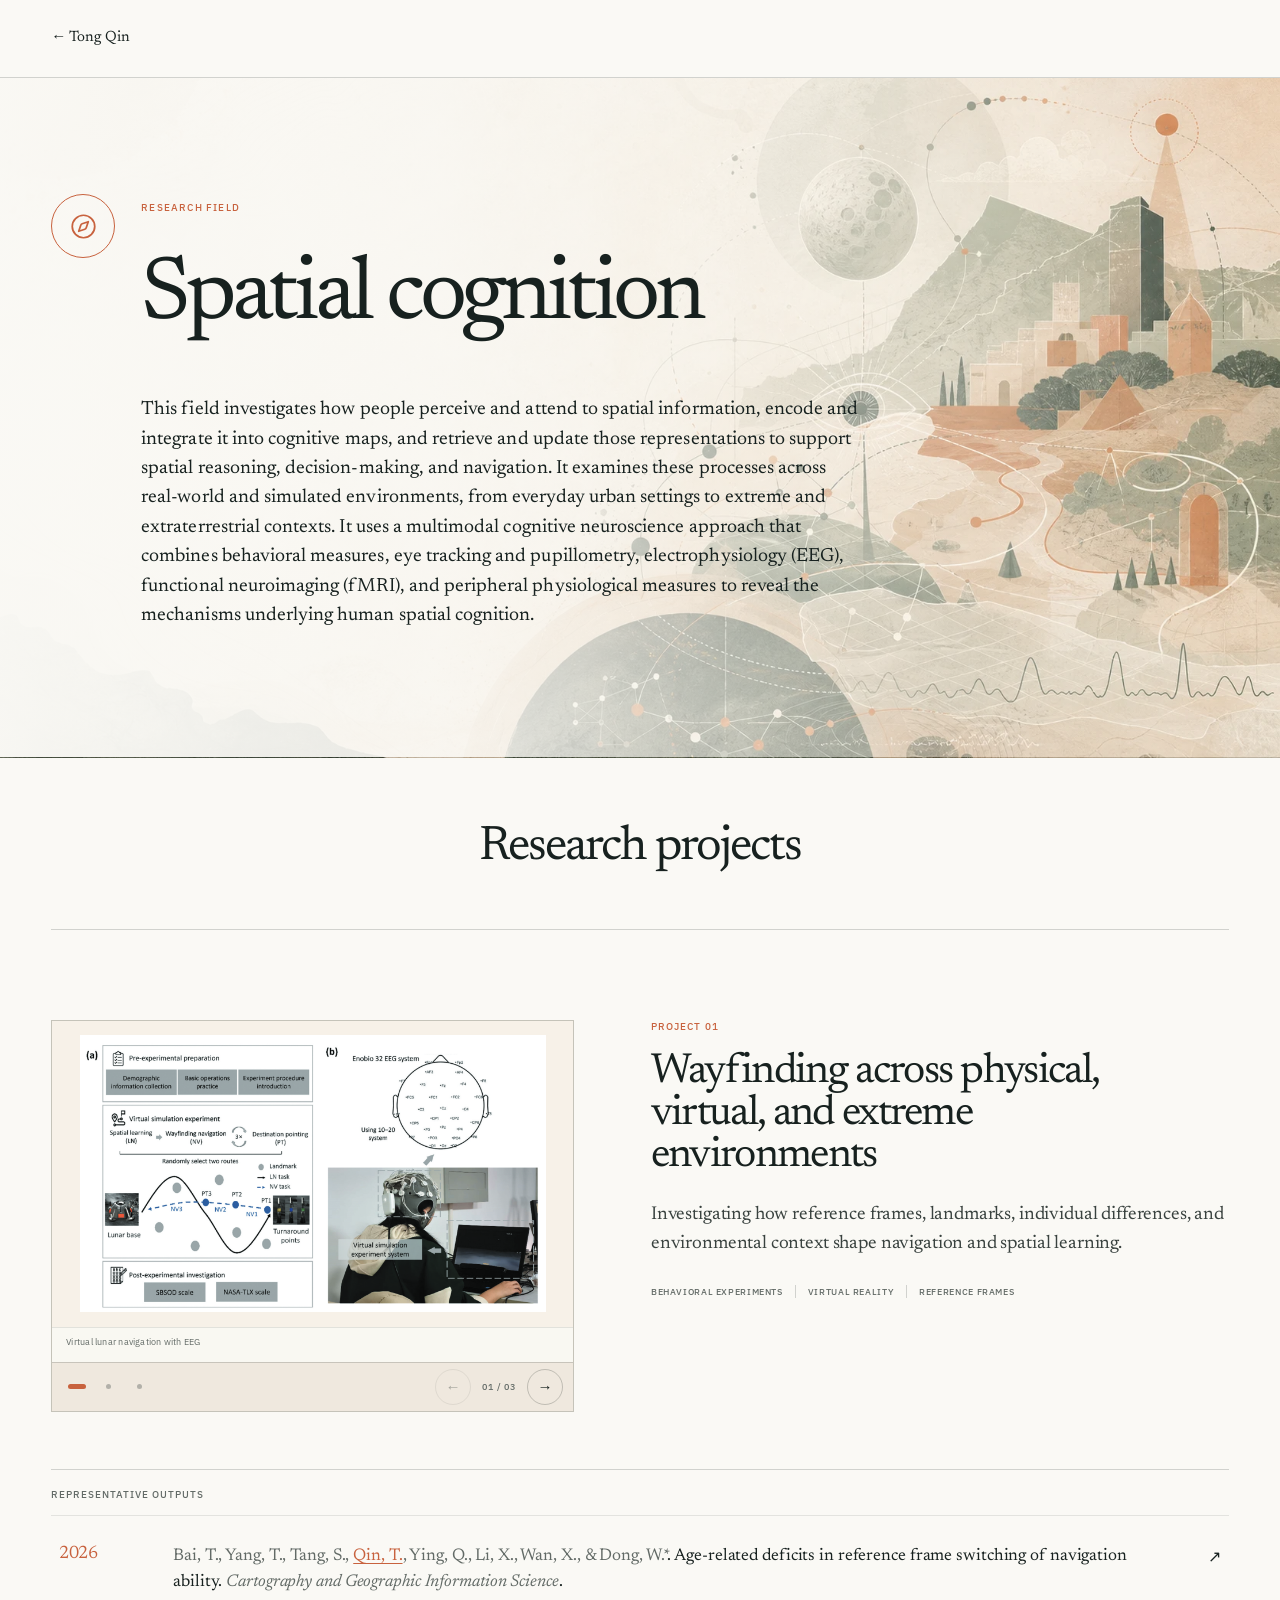
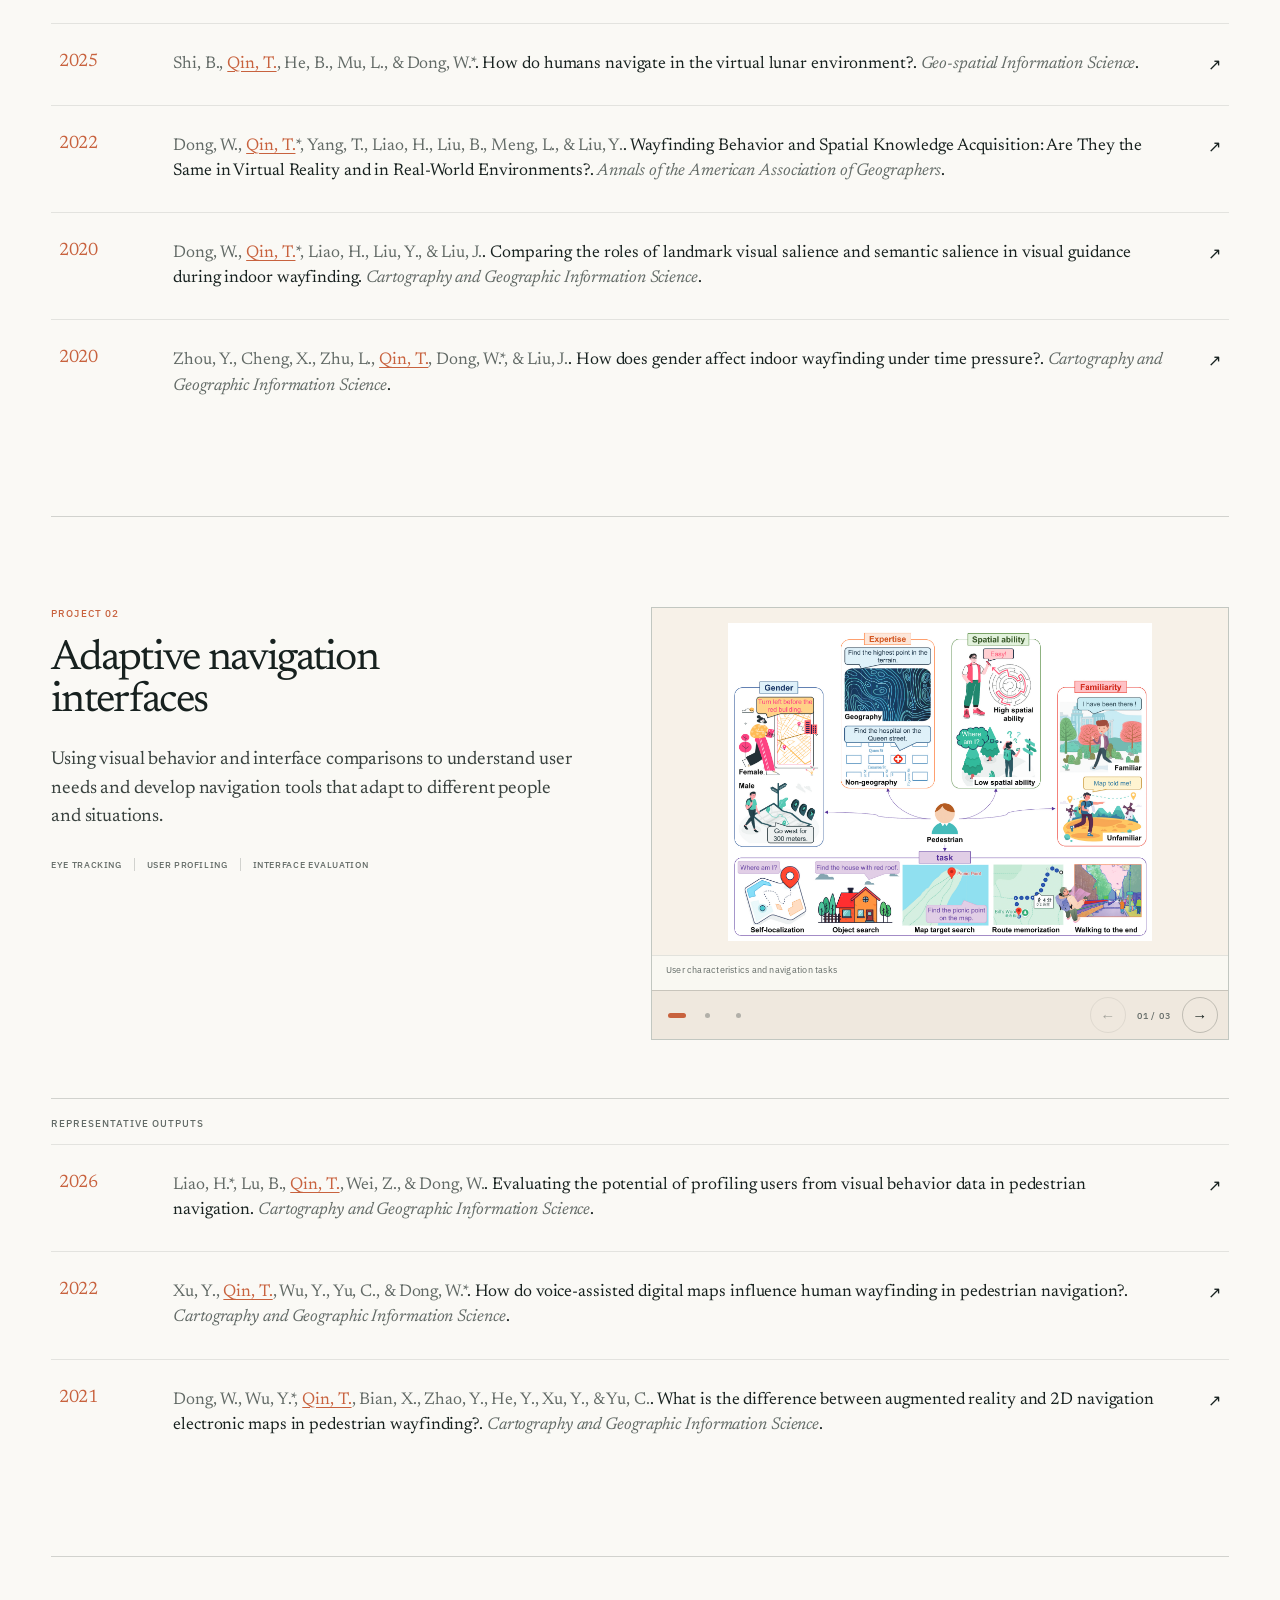
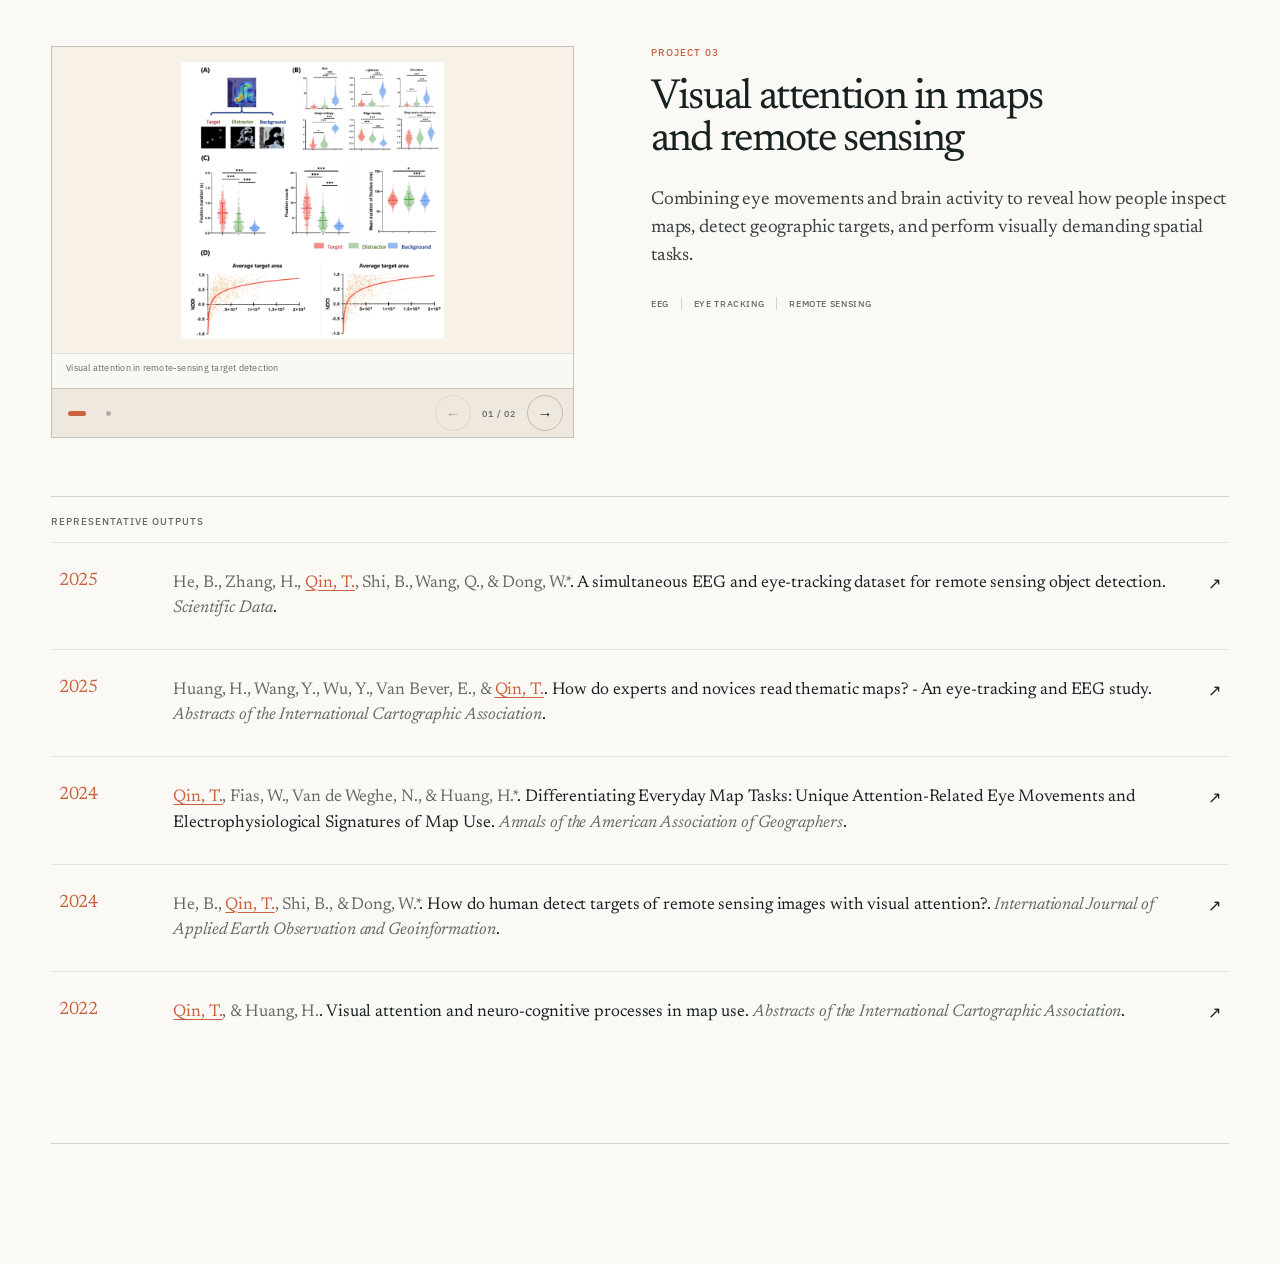
<file: research/spatial-cognition/index.html>
<!DOCTYPE html><html lang="en"><head><meta charSet="utf-8"/><meta name="viewport" content="width=device-width, initial-scale=1"/><link rel="stylesheet" href="/_next/static/chunks/0dwx9x0~49gks.css" data-precedence="next"/><link rel="preload" as="script" fetchPriority="low" href="/_next/static/chunks/0ht900cau6_ur.js"/><script src="/_next/static/chunks/0t2z5hkh7v~~b.js" async=""></script><script src="/_next/static/chunks/07lhk_q6pmm3r.js" async=""></script><script src="/_next/static/chunks/turbopack-0cek.dh0dqtgy.js" async=""></script><script src="/_next/static/chunks/0dbhjjzl8qfwv.js" async=""></script><script src="/_next/static/chunks/0ys1m~mf~izy..js" async=""></script><title>Tong Qin — GIScience &amp; Human-Centered GeoAI</title><meta name="description" content="Research on how people perceive, interpret, and navigate geographic environments, translated into cognition-informed GeoAI."/><script src="/_next/static/chunks/03~yq9q893hmn.js" noModule=""></script></head><body><div hidden=""><!--$--><!--/$--></div><main class="research-page"><header class="research-page-nav"><a href="/#profile">← Tong Qin</a></header><section class="research-page-hero research-page-hero-illustrated" style="background-image:linear-gradient(90deg, rgba(250,249,245,.98) 0%, rgba(250,249,245,.9) 34%, rgba(250,249,245,.56) 58%, rgba(250,249,245,.08) 100%), url(/images/research/spatial-cognition-hero.webp)"><span class="research-page-mark" aria-label="Spatial cognition icon"><svg xmlns="http://www.w3.org/2000/svg" width="27" height="27" viewBox="0 0 24 24" fill="none" stroke="currentColor" stroke-width="1.55" stroke-linecap="round" stroke-linejoin="round" class="lucide lucide-compass" aria-hidden="true"><circle cx="12" cy="12" r="10"></circle><path d="m16.24 7.76-1.804 5.411a2 2 0 0 1-1.265 1.265L7.76 16.24l1.804-5.411a2 2 0 0 1 1.265-1.265z"></path></svg></span><p>Research field</p><h1>Spatial cognition</h1><div class="research-page-intro"><p>This field investigates how people perceive and attend to spatial information, encode and integrate it into cognitive maps, and retrieve and update those representations to support spatial reasoning, decision-making, and navigation. It examines these processes across real-world and simulated environments, from everyday urban settings to extreme and extraterrestrial contexts. It uses a multimodal cognitive neuroscience approach that combines behavioral measures, eye tracking and pupillometry, electrophysiology (EEG), functional neuroimaging (fMRI), and peripheral physiological measures to reveal the mechanisms underlying human spatial cognition.</p></div></section><section class="field-projects" aria-labelledby="research-projects-title"><header class="field-projects-header"><h2 id="research-projects-title">Research projects</h2></header><ol class="research-project-list"><li><article class="research-project"><div class="research-project-visual"><div class="project-gallery" role="region" aria-roledescription="carousel" aria-label="Wayfinding across physical, virtual, and extreme environments project images"><div class="project-gallery-viewport" tabindex="0"><div class="project-gallery-track"><div class="project-gallery-slide" role="group" aria-roledescription="slide" aria-label="1 of 3"><a href="https://doi.org/10.1080/10095020.2025.2548954" target="_blank" rel="noreferrer" aria-label="Virtual lunar navigation with EEG"><img src="/images/projects/spatial-cognition/lunar-navigation-eeg.webp" alt="Experimental workflow for virtual lunar navigation, including the EEG setup and a participant at the simulation workstation." loading="lazy"/><span class="project-gallery-caption">Virtual lunar navigation with EEG</span></a></div><div class="project-gallery-slide" role="group" aria-roledescription="slide" aria-label="2 of 3"><a href="https://doi.org/10.1080/24694452.2021.1894088" target="_blank" rel="noreferrer" aria-label="VR and real-world wayfinding"><img src="/images/projects/spatial-cognition/vr-real-world-wayfinding.webp" alt="Experimental design comparing virtual-reality and real-world indoor wayfinding, route tasks, direction and distance estimation, and sketch maps." loading="lazy"/><span class="project-gallery-caption">VR and real-world wayfinding</span></a></div><div class="project-gallery-slide" role="group" aria-roledescription="slide" aria-label="3 of 3"><a href="https://doi.org/10.1080/15230406.2026.2625330" target="_blank" rel="noreferrer" aria-label="Reference-frame switching and fMRI"><img src="/images/projects/spatial-cognition/reference-frame-switching-fmri.webp" alt="Workflow for an fMRI study of allocentric and egocentric reference-frame switching during navigation." loading="lazy"/><span class="project-gallery-caption">Reference-frame switching and fMRI</span></a></div></div></div><div class="project-gallery-controls"><button class="project-gallery-button" type="button" disabled="" aria-label="Show previous image in Wayfinding across physical, virtual, and extreme environments"><span aria-hidden="true">←</span></button><p class="project-gallery-status" aria-live="polite" aria-atomic="true"><span class="sr-only">Image </span>01<!-- --> / <!-- -->03</p><div class="project-gallery-dots" aria-label="Choose a project image"><button class="project-gallery-dot is-active" type="button" aria-label="Show image 1 of 3" aria-current="true"></button><button class="project-gallery-dot" type="button" aria-label="Show image 2 of 3"></button><button class="project-gallery-dot" type="button" aria-label="Show image 3 of 3"></button></div><button class="project-gallery-button" type="button" aria-label="Show next image in Wayfinding across physical, virtual, and extreme environments"><span aria-hidden="true">→</span></button></div></div></div><div class="research-project-content"><p class="research-project-index">Project <!-- -->01</p><h3 class="research-project-title">Wayfinding across physical, virtual, and extreme environments</h3><p class="research-project-description">Investigating how reference frames, landmarks, individual differences, and environmental context shape navigation and spatial learning.</p><ul class="research-project-methods" aria-label="Methods used in Wayfinding across physical, virtual, and extreme environments"><li class="research-project-method">Behavioral experiments</li><li class="research-project-method">Virtual reality</li><li class="research-project-method">Reference frames</li></ul></div><div class="research-project-outputs"><h4>Representative outputs</h4><ul><li><a class="publication project-publication" href="https://doi.org/10.1080/15230406.2026.2625330" target="_blank" rel="noreferrer" aria-label="Open Age-related deficits in reference frame switching of navigation ability at the publisher"><span class="publication-year">2026</span><span class="publication-citation"><span class="publication-authors">Bai, T., Yang, T., Tang, S., <strong>Qin, T.</strong>, Ying, Q., Li, X., Wan, X., &amp; Dong, W.*</span>. <!-- -->Age-related deficits in reference frame switching of navigation ability<!-- -->. <em>Cartography and Geographic Information Science</em>.</span><span class="publication-arrow" aria-hidden="true">↗</span></a></li><li><a class="publication project-publication" href="https://doi.org/10.1080/10095020.2025.2548954" target="_blank" rel="noreferrer" aria-label="Open How do humans navigate in the virtual lunar environment? at the publisher"><span class="publication-year">2025</span><span class="publication-citation"><span class="publication-authors">Shi, B., <strong>Qin, T.</strong>, He, B., Mu, L., &amp; Dong, W.*</span>. <!-- -->How do humans navigate in the virtual lunar environment?<!-- -->. <em>Geo-spatial Information Science</em>.</span><span class="publication-arrow" aria-hidden="true">↗</span></a></li><li><a class="publication project-publication" href="https://doi.org/10.1080/24694452.2021.1894088" target="_blank" rel="noreferrer" aria-label="Open Wayfinding Behavior and Spatial Knowledge Acquisition: Are They the Same in Virtual Reality and in Real-World Environments? at the publisher"><span class="publication-year">2022</span><span class="publication-citation"><span class="publication-authors">Dong, W., <strong>Qin, T.</strong>*, Yang, T., Liao, H., Liu, B., Meng, L., &amp; Liu, Y.</span>. <!-- -->Wayfinding Behavior and Spatial Knowledge Acquisition: Are They the Same in Virtual Reality and in Real-World Environments?<!-- -->. <em>Annals of the American Association of Geographers</em>.</span><span class="publication-arrow" aria-hidden="true">↗</span></a></li><li><a class="publication project-publication" href="https://doi.org/10.1080/15230406.2019.1697965" target="_blank" rel="noreferrer" aria-label="Open Comparing the roles of landmark visual salience and semantic salience in visual guidance during indoor wayfinding at the publisher"><span class="publication-year">2020</span><span class="publication-citation"><span class="publication-authors">Dong, W., <strong>Qin, T.</strong>*, Liao, H., Liu, Y., &amp; Liu, J.</span>. <!-- -->Comparing the roles of landmark visual salience and semantic salience in visual guidance during indoor wayfinding<!-- -->. <em>Cartography and Geographic Information Science</em>.</span><span class="publication-arrow" aria-hidden="true">↗</span></a></li><li><a class="publication project-publication" href="https://doi.org/10.1080/15230406.2020.1760940" target="_blank" rel="noreferrer" aria-label="Open How does gender affect indoor wayfinding under time pressure? at the publisher"><span class="publication-year">2020</span><span class="publication-citation"><span class="publication-authors">Zhou, Y., Cheng, X., Zhu, L., <strong>Qin, T.</strong>, Dong, W.*, &amp; Liu, J.</span>. <!-- -->How does gender affect indoor wayfinding under time pressure?<!-- -->. <em>Cartography and Geographic Information Science</em>.</span><span class="publication-arrow" aria-hidden="true">↗</span></a></li></ul></div></article></li><li><article class="research-project research-project--reverse"><div class="research-project-visual"><div class="project-gallery" role="region" aria-roledescription="carousel" aria-label="Adaptive navigation interfaces project images"><div class="project-gallery-viewport" tabindex="0"><div class="project-gallery-track"><div class="project-gallery-slide" role="group" aria-roledescription="slide" aria-label="1 of 3"><a href="https://doi.org/10.1080/15230406.2026.2619028" target="_blank" rel="noreferrer" aria-label="User characteristics and navigation tasks"><img src="/images/projects/spatial-cognition/adaptive-navigation-user-profiles.webp" alt="Conceptual framework connecting pedestrian characteristics such as gender, expertise, spatial ability, and familiarity with different navigation tasks." loading="lazy"/><span class="project-gallery-caption">User characteristics and navigation tasks</span></a></div><div class="project-gallery-slide" role="group" aria-roledescription="slide" aria-label="2 of 3"><a href="https://doi.org/10.1080/15230406.2021.1871646" target="_blank" rel="noreferrer" aria-label="Digital map and augmented-reality navigation"><img src="/images/projects/spatial-cognition/adaptive-navigation-ar-and-map.webp" alt="Side-by-side field views of pedestrian navigation using a conventional digital map and an augmented-reality interface." loading="lazy"/><span class="project-gallery-caption">Digital map and augmented-reality navigation</span></a></div><div class="project-gallery-slide" role="group" aria-roledescription="slide" aria-label="3 of 3"><a href="https://doi.org/10.1080/15230406.2021.2017798" target="_blank" rel="noreferrer" aria-label="Digital, voice-assisted, and paper guidance"><img src="/images/projects/spatial-cognition/adaptive-navigation-multimodal-guidance.webp" alt="Pedestrian wayfinding experiment comparing digital, voice-assisted, and paper navigation guidance." loading="lazy"/><span class="project-gallery-caption">Digital, voice-assisted, and paper guidance</span></a></div></div></div><div class="project-gallery-controls"><button class="project-gallery-button" type="button" disabled="" aria-label="Show previous image in Adaptive navigation interfaces"><span aria-hidden="true">←</span></button><p class="project-gallery-status" aria-live="polite" aria-atomic="true"><span class="sr-only">Image </span>01<!-- --> / <!-- -->03</p><div class="project-gallery-dots" aria-label="Choose a project image"><button class="project-gallery-dot is-active" type="button" aria-label="Show image 1 of 3" aria-current="true"></button><button class="project-gallery-dot" type="button" aria-label="Show image 2 of 3"></button><button class="project-gallery-dot" type="button" aria-label="Show image 3 of 3"></button></div><button class="project-gallery-button" type="button" aria-label="Show next image in Adaptive navigation interfaces"><span aria-hidden="true">→</span></button></div></div></div><div class="research-project-content"><p class="research-project-index">Project <!-- -->02</p><h3 class="research-project-title">Adaptive navigation interfaces</h3><p class="research-project-description">Using visual behavior and interface comparisons to understand user needs and develop navigation tools that adapt to different people and situations.</p><ul class="research-project-methods" aria-label="Methods used in Adaptive navigation interfaces"><li class="research-project-method">Eye tracking</li><li class="research-project-method">User profiling</li><li class="research-project-method">Interface evaluation</li></ul></div><div class="research-project-outputs"><h4>Representative outputs</h4><ul><li><a class="publication project-publication" href="https://doi.org/10.1080/15230406.2026.2619028" target="_blank" rel="noreferrer" aria-label="Open Evaluating the potential of profiling users from visual behavior data in pedestrian navigation at the publisher"><span class="publication-year">2026</span><span class="publication-citation"><span class="publication-authors">Liao, H.*, Lu, B., <strong>Qin, T.</strong>, Wei, Z., &amp; Dong, W.</span>. <!-- -->Evaluating the potential of profiling users from visual behavior data in pedestrian navigation<!-- -->. <em>Cartography and Geographic Information Science</em>.</span><span class="publication-arrow" aria-hidden="true">↗</span></a></li><li><a class="publication project-publication" href="https://doi.org/10.1080/15230406.2021.2017798" target="_blank" rel="noreferrer" aria-label="Open How do voice-assisted digital maps influence human wayfinding in pedestrian navigation? at the publisher"><span class="publication-year">2022</span><span class="publication-citation"><span class="publication-authors">Xu, Y., <strong>Qin, T.</strong>, Wu, Y., Yu, C., &amp; Dong, W.*</span>. <!-- -->How do voice-assisted digital maps influence human wayfinding in pedestrian navigation?<!-- -->. <em>Cartography and Geographic Information Science</em>.</span><span class="publication-arrow" aria-hidden="true">↗</span></a></li><li><a class="publication project-publication" href="https://doi.org/10.1080/15230406.2021.1871646" target="_blank" rel="noreferrer" aria-label="Open What is the difference between augmented reality and 2D navigation electronic maps in pedestrian wayfinding? at the publisher"><span class="publication-year">2021</span><span class="publication-citation"><span class="publication-authors">Dong, W., Wu, Y.*, <strong>Qin, T.</strong>, Bian, X., Zhao, Y., He, Y., Xu, Y., &amp; Yu, C.</span>. <!-- -->What is the difference between augmented reality and 2D navigation electronic maps in pedestrian wayfinding?<!-- -->. <em>Cartography and Geographic Information Science</em>.</span><span class="publication-arrow" aria-hidden="true">↗</span></a></li></ul></div></article></li><li><article class="research-project"><div class="research-project-visual"><div class="project-gallery" role="region" aria-roledescription="carousel" aria-label="Visual attention in maps and remote sensing project images"><div class="project-gallery-viewport" tabindex="0"><div class="project-gallery-track"><div class="project-gallery-slide" role="group" aria-roledescription="slide" aria-label="1 of 2"><a href="https://doi.org/10.1016/j.jag.2024.104044" target="_blank" rel="noreferrer" aria-label="Visual attention in remote-sensing target detection"><img src="/images/projects/spatial-cognition/visual-attention-remote-sensing-targets.webp" alt="Visual-attention analysis of target, distractor, and background regions in remote-sensing imagery, including image characteristics and fixation measures." loading="lazy"/><span class="project-gallery-caption">Visual attention in remote-sensing target detection</span></a></div><div class="project-gallery-slide" role="group" aria-roledescription="slide" aria-label="2 of 2"><a href="https://doi.org/10.1080/24694452.2024.2353845" target="_blank" rel="noreferrer" aria-label="EEG signatures of everyday map tasks"><img src="/images/projects/spatial-cognition/visual-attention-map-tasks-eeg.webp" alt="EEG event-related potentials, scalp maps, and time-frequency responses for global search, distance comparison, route following, and route planning map tasks." loading="lazy"/><span class="project-gallery-caption">EEG signatures of everyday map tasks</span></a></div></div></div><div class="project-gallery-controls"><button class="project-gallery-button" type="button" disabled="" aria-label="Show previous image in Visual attention in maps and remote sensing"><span aria-hidden="true">←</span></button><p class="project-gallery-status" aria-live="polite" aria-atomic="true"><span class="sr-only">Image </span>01<!-- --> / <!-- -->02</p><div class="project-gallery-dots" aria-label="Choose a project image"><button class="project-gallery-dot is-active" type="button" aria-label="Show image 1 of 2" aria-current="true"></button><button class="project-gallery-dot" type="button" aria-label="Show image 2 of 2"></button></div><button class="project-gallery-button" type="button" aria-label="Show next image in Visual attention in maps and remote sensing"><span aria-hidden="true">→</span></button></div></div></div><div class="research-project-content"><p class="research-project-index">Project <!-- -->03</p><h3 class="research-project-title">Visual attention in maps and remote sensing</h3><p class="research-project-description">Combining eye movements and brain activity to reveal how people inspect maps, detect geographic targets, and perform visually demanding spatial tasks.</p><ul class="research-project-methods" aria-label="Methods used in Visual attention in maps and remote sensing"><li class="research-project-method">EEG</li><li class="research-project-method">Eye tracking</li><li class="research-project-method">Remote sensing</li></ul></div><div class="research-project-outputs"><h4>Representative outputs</h4><ul><li><a class="publication project-publication" href="https://doi.org/10.1038/s41597-025-04995-w" target="_blank" rel="noreferrer" aria-label="Open A simultaneous EEG and eye-tracking dataset for remote sensing object detection at the publisher"><span class="publication-year">2025</span><span class="publication-citation"><span class="publication-authors">He, B., Zhang, H., <strong>Qin, T.</strong>, Shi, B., Wang, Q., &amp; Dong, W.*</span>. <!-- -->A simultaneous EEG and eye-tracking dataset for remote sensing object detection<!-- -->. <em>Scientific Data</em>.</span><span class="publication-arrow" aria-hidden="true">↗</span></a></li><li><a class="publication project-publication" href="https://doi.org/10.5194/ica-abs-10-113-2025" target="_blank" rel="noreferrer" aria-label="Open How do experts and novices read thematic maps? - An eye-tracking and EEG study at the publisher"><span class="publication-year">2025</span><span class="publication-citation"><span class="publication-authors">Huang, H., Wang, Y., Wu, Y., Van Bever, E., &amp; <strong>Qin, T.</strong></span>. <!-- -->How do experts and novices read thematic maps? - An eye-tracking and EEG study<!-- -->. <em>Abstracts of the International Cartographic Association</em>.</span><span class="publication-arrow" aria-hidden="true">↗</span></a></li><li><a class="publication project-publication" href="https://doi.org/10.1080/24694452.2024.2353845" target="_blank" rel="noreferrer" aria-label="Open Differentiating Everyday Map Tasks: Unique Attention-Related Eye Movements and Electrophysiological Signatures of Map Use at the publisher"><span class="publication-year">2024</span><span class="publication-citation"><span class="publication-authors"><strong>Qin, T.</strong>, Fias, W., Van de Weghe, N., &amp; Huang, H.*</span>. <!-- -->Differentiating Everyday Map Tasks: Unique Attention-Related Eye Movements and Electrophysiological Signatures of Map Use<!-- -->. <em>Annals of the American Association of Geographers</em>.</span><span class="publication-arrow" aria-hidden="true">↗</span></a></li><li><a class="publication project-publication" href="https://doi.org/10.1016/j.jag.2024.104044" target="_blank" rel="noreferrer" aria-label="Open How do human detect targets of remote sensing images with visual attention? at the publisher"><span class="publication-year">2024</span><span class="publication-citation"><span class="publication-authors">He, B., <strong>Qin, T.</strong>, Shi, B., &amp; Dong, W.*</span>. <!-- -->How do human detect targets of remote sensing images with visual attention?<!-- -->. <em>International Journal of Applied Earth Observation and Geoinformation</em>.</span><span class="publication-arrow" aria-hidden="true">↗</span></a></li><li><a class="publication project-publication" href="https://doi.org/10.5194/ica-abs-5-114-2022" target="_blank" rel="noreferrer" aria-label="Open Visual attention and neuro-cognitive processes in map use at the publisher"><span class="publication-year">2022</span><span class="publication-citation"><span class="publication-authors"><strong>Qin, T.</strong>, &amp; Huang, H.</span>. <!-- -->Visual attention and neuro-cognitive processes in map use<!-- -->. <em>Abstracts of the International Cartographic Association</em>.</span><span class="publication-arrow" aria-hidden="true">↗</span></a></li></ul></div></article></li></ol></section></main><!--$--><!--/$--><script src="/_next/static/chunks/0ht900cau6_ur.js" id="_R_" async=""></script><script>(self.__next_f=self.__next_f||[]).push([0])</script><script>self.__next_f.push([1,"1:\"$Sreact.fragment\"\n2:I[39756,[\"/_next/static/chunks/0dbhjjzl8qfwv.js\"],\"default\"]\n3:I[37457,[\"/_next/static/chunks/0dbhjjzl8qfwv.js\"],\"default\"]\n4:I[5014,[\"/_next/static/chunks/0dbhjjzl8qfwv.js\",\"/_next/static/chunks/0ys1m~mf~izy..js\"],\"default\"]\na:I[68027,[\"/_next/static/chunks/0dbhjjzl8qfwv.js\"],\"default\",1]\n:HL[\"/_next/static/chunks/0dwx9x0~49gks.css\",\"style\"]\n"])</script><script>self.__next_f.push([1,"0:{\"P\":null,\"c\":[\"\",\"research\",\"spatial-cognition\",\"\"],\"q\":\"\",\"i\":false,\"f\":[[[\"\",{\"children\":[\"research\",{\"children\":[\"spatial-cognition\",{\"children\":[\"__PAGE__\",{}]}]}]},\"$undefined\",\"$undefined\",16],[[\"$\",\"$1\",\"c\",{\"children\":[[[\"$\",\"link\",\"0\",{\"rel\":\"stylesheet\",\"href\":\"/_next/static/chunks/0dwx9x0~49gks.css\",\"precedence\":\"next\",\"crossOrigin\":\"$undefined\",\"nonce\":\"$undefined\"}],[\"$\",\"script\",\"script-0\",{\"src\":\"/_next/static/chunks/0dbhjjzl8qfwv.js\",\"async\":true,\"nonce\":\"$undefined\"}]],[\"$\",\"html\",null,{\"lang\":\"en\",\"children\":[\"$\",\"body\",null,{\"children\":[\"$\",\"$L2\",null,{\"parallelRouterKey\":\"children\",\"error\":\"$undefined\",\"errorStyles\":\"$undefined\",\"errorScripts\":\"$undefined\",\"template\":[\"$\",\"$L3\",null,{}],\"templateStyles\":\"$undefined\",\"templateScripts\":\"$undefined\",\"notFound\":[[[\"$\",\"title\",null,{\"children\":\"404: This page could not be found.\"}],[\"$\",\"div\",null,{\"style\":{\"fontFamily\":\"system-ui,\\\"Segoe UI\\\",Roboto,Helvetica,Arial,sans-serif,\\\"Apple Color Emoji\\\",\\\"Segoe UI Emoji\\\"\",\"height\":\"100vh\",\"textAlign\":\"center\",\"display\":\"flex\",\"flexDirection\":\"column\",\"alignItems\":\"center\",\"justifyContent\":\"center\"},\"children\":[\"$\",\"div\",null,{\"children\":[[\"$\",\"style\",null,{\"dangerouslySetInnerHTML\":{\"__html\":\"body{color:#000;background:#fff;margin:0}.next-error-h1{border-right:1px solid rgba(0,0,0,.3)}@media (prefers-color-scheme:dark){body{color:#fff;background:#000}.next-error-h1{border-right:1px solid rgba(255,255,255,.3)}}\"}}],[\"$\",\"h1\",null,{\"className\":\"next-error-h1\",\"style\":{\"display\":\"inline-block\",\"margin\":\"0 20px 0 0\",\"padding\":\"0 23px 0 0\",\"fontSize\":24,\"fontWeight\":500,\"verticalAlign\":\"top\",\"lineHeight\":\"49px\"},\"children\":404}],[\"$\",\"div\",null,{\"style\":{\"display\":\"inline-block\"},\"children\":[\"$\",\"h2\",null,{\"style\":{\"fontSize\":14,\"fontWeight\":400,\"lineHeight\":\"49px\",\"margin\":0},\"children\":\"This page could not be found.\"}]}]]}]}]],[]],\"forbidden\":\"$undefined\",\"unauthorized\":\"$undefined\"}]}]}]]}],{\"children\":[[\"$\",\"$1\",\"c\",{\"children\":[null,[\"$\",\"$L2\",null,{\"parallelRouterKey\":\"children\",\"error\":\"$undefined\",\"errorStyles\":\"$undefined\",\"errorScripts\":\"$undefined\",\"template\":[\"$\",\"$L3\",null,{}],\"templateStyles\":\"$undefined\",\"templateScripts\":\"$undefined\",\"notFound\":\"$undefined\",\"forbidden\":\"$undefined\",\"unauthorized\":\"$undefined\"}]]}],{\"children\":[[\"$\",\"$1\",\"c\",{\"children\":[null,[\"$\",\"$L2\",null,{\"parallelRouterKey\":\"children\",\"error\":\"$undefined\",\"errorStyles\":\"$undefined\",\"errorScripts\":\"$undefined\",\"template\":[\"$\",\"$L3\",null,{}],\"templateStyles\":\"$undefined\",\"templateScripts\":\"$undefined\",\"notFound\":\"$undefined\",\"forbidden\":\"$undefined\",\"unauthorized\":\"$undefined\"}]]}],{\"children\":[[\"$\",\"$1\",\"c\",{\"children\":[[\"$\",\"main\",null,{\"className\":\"research-page\",\"children\":[[\"$\",\"header\",null,{\"className\":\"research-page-nav\",\"children\":[\"$\",\"a\",null,{\"href\":\"/#profile\",\"children\":\"← Tong Qin\"}]}],[\"$\",\"section\",null,{\"className\":\"research-page-hero research-page-hero-illustrated\",\"style\":{\"backgroundImage\":\"linear-gradient(90deg, rgba(250,249,245,.98) 0%, rgba(250,249,245,.9) 34%, rgba(250,249,245,.56) 58%, rgba(250,249,245,.08) 100%), url(/images/research/spatial-cognition-hero.webp)\"},\"children\":[[\"$\",\"span\",null,{\"className\":\"research-page-mark\",\"aria-label\":\"Spatial cognition icon\",\"children\":[\"$\",\"$L4\",null,{\"ref\":\"$undefined\",\"iconNode\":[[\"circle\",{\"cx\":\"12\",\"cy\":\"12\",\"r\":\"10\",\"key\":\"1mglay\"}],[\"path\",{\"d\":\"m16.24 7.76-1.804 5.411a2 2 0 0 1-1.265 1.265L7.76 16.24l1.804-5.411a2 2 0 0 1 1.265-1.265z\",\"key\":\"9ktpf1\"}]],\"className\":\"lucide-compass\",\"aria-hidden\":\"true\",\"size\":27,\"strokeWidth\":1.55}]}],[\"$\",\"p\",null,{\"children\":\"Research field\"}],[\"$\",\"h1\",null,{\"children\":\"Spatial cognition\"}],[\"$\",\"div\",null,{\"className\":\"research-page-intro\",\"children\":[\"$\",\"p\",null,{\"children\":\"This field investigates how people perceive and attend to spatial information, encode and integrate it into cognitive maps, and retrieve and update those representations to support spatial reasoning, decision-making, and navigation. It examines these processes across real-world and simulated environments, from everyday urban settings to extreme and extraterrestrial contexts. It uses a multimodal cognitive neuroscience approach that combines behavioral measures, eye tracking and pupillometry, electrophysiology (EEG), functional neuroimaging (fMRI), and peripheral physiological measures to reveal the mechanisms underlying human spatial cognition.\"}]}]]}],[\"$\",\"section\",null,{\"className\":\"field-projects\",\"aria-labelledby\":\"research-projects-title\",\"children\":[[\"$\",\"header\",null,{\"className\":\"field-projects-header\",\"children\":[\"$\",\"h2\",null,{\"id\":\"research-projects-title\",\"children\":\"Research projects\"}]}],\"$L5\"]}]]}],[\"$L6\"],\"$L7\"]}],{},null,false,null]},null,false,\"$@8\"]},null,false,\"$@8\"]},null,false,null],\"$L9\",false]],\"m\":\"$undefined\",\"G\":[\"$a\",[\"$Lb\"]],\"S\":true,\"h\":null,\"s\":\"$undefined\",\"l\":\"$undefined\",\"p\":\"$undefined\",\"d\":\"$undefined\",\"b\":\"7n9ZTC2MnBRNo0GYieKWj\"}\n"])</script><script>self.__next_f.push([1,"c:I[50930,[\"/_next/static/chunks/0dbhjjzl8qfwv.js\",\"/_next/static/chunks/0ys1m~mf~izy..js\"],\"default\"]\n14:I[97367,[\"/_next/static/chunks/0dbhjjzl8qfwv.js\"],\"OutletBoundary\"]\n15:\"$Sreact.suspense\"\n18:I[97367,[\"/_next/static/chunks/0dbhjjzl8qfwv.js\"],\"ViewportBoundary\"]\n1a:I[97367,[\"/_next/static/chunks/0dbhjjzl8qfwv.js\"],\"MetadataBoundary\"]\n"])</script><script>self.__next_f.push([1,"5:[\"$\",\"ol\",null,{\"className\":\"research-project-list\",\"children\":[[\"$\",\"li\",\"Wayfinding across physical, virtual, and extreme environments\",{\"children\":[\"$\",\"article\",null,{\"className\":\"research-project\",\"children\":[[\"$\",\"div\",null,{\"className\":\"research-project-visual\",\"children\":[\"$\",\"$Lc\",null,{\"items\":[{\"src\":\"/images/projects/spatial-cognition/lunar-navigation-eeg.webp\",\"alt\":\"Experimental workflow for virtual lunar navigation, including the EEG setup and a participant at the simulation workstation.\",\"label\":\"Virtual lunar navigation with EEG\",\"href\":\"https://doi.org/10.1080/10095020.2025.2548954\"},{\"src\":\"/images/projects/spatial-cognition/vr-real-world-wayfinding.webp\",\"alt\":\"Experimental design comparing virtual-reality and real-world indoor wayfinding, route tasks, direction and distance estimation, and sketch maps.\",\"label\":\"VR and real-world wayfinding\",\"href\":\"https://doi.org/10.1080/24694452.2021.1894088\"},{\"src\":\"/images/projects/spatial-cognition/reference-frame-switching-fmri.webp\",\"alt\":\"Workflow for an fMRI study of allocentric and egocentric reference-frame switching during navigation.\",\"label\":\"Reference-frame switching and fMRI\",\"href\":\"https://doi.org/10.1080/15230406.2026.2625330\"}],\"projectTitle\":\"Wayfinding across physical, virtual, and extreme environments\"}]}],[\"$\",\"div\",null,{\"className\":\"research-project-content\",\"children\":[[\"$\",\"p\",null,{\"className\":\"research-project-index\",\"children\":[\"Project \",\"01\"]}],[\"$\",\"h3\",null,{\"className\":\"research-project-title\",\"children\":\"Wayfinding across physical, virtual, and extreme environments\"}],[\"$\",\"p\",null,{\"className\":\"research-project-description\",\"children\":\"Investigating how reference frames, landmarks, individual differences, and environmental context shape navigation and spatial learning.\"}],[\"$\",\"ul\",null,{\"className\":\"research-project-methods\",\"aria-label\":\"Methods used in Wayfinding across physical, virtual, and extreme environments\",\"children\":[[\"$\",\"li\",\"Behavioral experiments\",{\"className\":\"research-project-method\",\"children\":\"Behavioral experiments\"}],[\"$\",\"li\",\"Virtual reality\",{\"className\":\"research-project-method\",\"children\":\"Virtual reality\"}],[\"$\",\"li\",\"Reference frames\",{\"className\":\"research-project-method\",\"children\":\"Reference frames\"}]]}]]}],[\"$\",\"div\",null,{\"className\":\"research-project-outputs\",\"children\":[[\"$\",\"h4\",null,{\"children\":\"Representative outputs\"}],[\"$\",\"ul\",null,{\"children\":[[\"$\",\"li\",\"https://doi.org/10.1080/15230406.2026.2625330\",{\"children\":[\"$\",\"a\",null,{\"className\":\"publication project-publication\",\"href\":\"https://doi.org/10.1080/15230406.2026.2625330\",\"target\":\"_blank\",\"rel\":\"noreferrer\",\"aria-label\":\"Open Age-related deficits in reference frame switching of navigation ability at the publisher\",\"children\":[[\"$\",\"span\",null,{\"className\":\"publication-year\",\"children\":\"2026\"}],[\"$\",\"span\",null,{\"className\":\"publication-citation\",\"children\":[[\"$\",\"span\",null,{\"className\":\"publication-authors\",\"children\":[\"Bai, T., Yang, T., Tang, S., \",[\"$\",\"strong\",\"Qin, T.-1\",{\"children\":\"Qin, T.\"}],\", Ying, Q., Li, X., Wan, X., \u0026 Dong, W.*\"]}],\". \",\"Age-related deficits in reference frame switching of navigation ability\",\". \",[\"$\",\"em\",null,{\"children\":\"Cartography and Geographic Information Science\"}],\".\"]}],[\"$\",\"span\",null,{\"className\":\"publication-arrow\",\"aria-hidden\":\"true\",\"children\":\"↗\"}]]}]}],[\"$\",\"li\",\"https://doi.org/10.1080/10095020.2025.2548954\",{\"children\":[\"$\",\"a\",null,{\"className\":\"publication project-publication\",\"href\":\"https://doi.org/10.1080/10095020.2025.2548954\",\"target\":\"_blank\",\"rel\":\"noreferrer\",\"aria-label\":\"Open How do humans navigate in the virtual lunar environment? at the publisher\",\"children\":[[\"$\",\"span\",null,{\"className\":\"publication-year\",\"children\":\"2025\"}],[\"$\",\"span\",null,{\"className\":\"publication-citation\",\"children\":[[\"$\",\"span\",null,{\"className\":\"publication-authors\",\"children\":[\"Shi, B., \",[\"$\",\"strong\",\"Qin, T.-1\",{\"children\":\"Qin, T.\"}],\", He, B., Mu, L., \u0026 Dong, W.*\"]}],\". \",\"How do humans navigate in the virtual lunar environment?\",\". \",\"$Ld\",\".\"]}],\"$Le\"]}]}],\"$Lf\",\"$L10\",\"$L11\"]}]]}]]}]}],\"$L12\",\"$L13\"]}]\n"])</script><script>self.__next_f.push([1,"6:[\"$\",\"script\",\"script-0\",{\"src\":\"/_next/static/chunks/0ys1m~mf~izy..js\",\"async\":true,\"nonce\":\"$undefined\"}]\n7:[\"$\",\"$L14\",null,{\"children\":[\"$\",\"$15\",null,{\"name\":\"Next.MetadataOutlet\",\"children\":\"$@16\"}]}]\n17:[]\n8:\"$W17\"\n9:[\"$\",\"$1\",\"h\",{\"children\":[null,[\"$\",\"$L18\",null,{\"children\":\"$L19\"}],[\"$\",\"div\",null,{\"hidden\":true,\"children\":[\"$\",\"$L1a\",null,{\"children\":[\"$\",\"$15\",null,{\"name\":\"Next.Metadata\",\"children\":\"$L1b\"}]}]}],null]}]\nb:[\"$\",\"link\",\"0\",{\"rel\":\"stylesheet\",\"href\":\"/_next/static/chunks/0dwx9x0~49gks.css\",\"precedence\":\"next\",\"crossOrigin\":\"$undefined\",\"nonce\":\"$undefined\"}]\n"])</script><script>self.__next_f.push([1,"d:[\"$\",\"em\",null,{\"children\":\"Geo-spatial Information Science\"}]\ne:[\"$\",\"span\",null,{\"className\":\"publication-arrow\",\"aria-hidden\":\"true\",\"children\":\"↗\"}]\nf:[\"$\",\"li\",\"https://doi.org/10.1080/24694452.2021.1894088\",{\"children\":[\"$\",\"a\",null,{\"className\":\"publication project-publication\",\"href\":\"https://doi.org/10.1080/24694452.2021.1894088\",\"target\":\"_blank\",\"rel\":\"noreferrer\",\"aria-label\":\"Open Wayfinding Behavior and Spatial Knowledge Acquisition: Are They the Same in Virtual Reality and in Real-World Environments? at the publisher\",\"children\":[[\"$\",\"span\",null,{\"className\":\"publication-year\",\"children\":\"2022\"}],[\"$\",\"span\",null,{\"className\":\"publication-citation\",\"children\":[[\"$\",\"span\",null,{\"className\":\"publication-authors\",\"children\":[\"Dong, W., \",[\"$\",\"strong\",\"Qin, T.-1\",{\"children\":\"Qin, T.\"}],\"*, Yang, T., Liao, H., Liu, B., Meng, L., \u0026 Liu, Y.\"]}],\". \",\"Wayfinding Behavior and Spatial Knowledge Acquisition: Are They the Same in Virtual Reality and in Real-World Environments?\",\". \",[\"$\",\"em\",null,{\"children\":\"Annals of the American Association of Geographers\"}],\".\"]}],[\"$\",\"span\",null,{\"className\":\"publication-arrow\",\"aria-hidden\":\"true\",\"children\":\"↗\"}]]}]}]\n10:[\"$\",\"li\",\"https://doi.org/10.1080/15230406.2019.1697965\",{\"children\":[\"$\",\"a\",null,{\"className\":\"publication project-publication\",\"href\":\"https://doi.org/10.1080/15230406.2019.1697965\",\"target\":\"_blank\",\"rel\":\"noreferrer\",\"aria-label\":\"Open Comparing the roles of landmark visual salience and semantic salience in visual guidance during indoor wayfinding at the publisher\",\"children\":[[\"$\",\"span\",null,{\"className\":\"publication-year\",\"children\":\"2020\"}],[\"$\",\"span\",null,{\"className\":\"publication-citation\",\"children\":[[\"$\",\"span\",null,{\"className\":\"publication-authors\",\"children\":[\"Dong, W., \",[\"$\",\"strong\",\"Qin, T.-1\",{\"children\":\"Qin, T.\"}],\"*, Liao, H., Liu, Y., \u0026 Liu, J.\"]}],\". \",\"Comparing the roles of landmark visual salience and semantic salience in visual guidance during indoor wayfinding\",\". \",[\"$\",\"em\",null,{\"children\":\"Cartography and Geographic Information Science\"}],\".\"]}],[\"$\",\"span\",null,{\"className\":\"publication-arrow\",\"aria-hidden\":\"true\",\"children\":\"↗\"}]]}]}]\n11:[\"$\",\"li\",\"https://doi.org/10.1080/15230406.2020.1760940\",{\"children\":[\"$\",\"a\",null,{\"className\":\"publication project-publication\",\"href\":\"https://doi.org/10.1080/15230406.2020.1760940\",\"target\":\"_blank\",\"rel\":\"noreferrer\",\"aria-label\":\"Open How does gender affect indoor wayfinding under time pressure? at the publisher\",\"children\":[[\"$\",\"span\",null,{\"className\":\"publication-year\",\"children\":\"2020\"}],[\"$\",\"span\",null,{\"className\":\"publication-citation\",\"children\":[[\"$\",\"span\",null,{\"className\":\"publication-authors\",\"children\":[\"Zhou, Y., Cheng, X., Zhu, L., \",[\"$\",\"strong\",\"Qin, T.-1\",{\"children\":\"Qin, T.\"}],\", Dong, W.*, \u0026 Liu, J.\"]}],\". \",\"How does gender affect indoor wayfinding under time pressure?\",\". \",[\"$\",\"em\",null,{\"children\":\"Cartography and Geographic Information Science\"}],\".\"]}],[\"$\",\"span\",null,{\"className\":\"publication-arrow\",\"aria-hidden\":\"true\",\"children\":\"↗\"}]]}]}]\n"])</script><script>self.__next_f.push([1,"12:[\"$\",\"li\",\"Adaptive navigation interfaces\",{\"children\":[\"$\",\"article\",null,{\"className\":\"research-project research-project--reverse\",\"children\":[[\"$\",\"div\",null,{\"className\":\"research-project-visual\",\"children\":[\"$\",\"$Lc\",null,{\"items\":[{\"src\":\"/images/projects/spatial-cognition/adaptive-navigation-user-profiles.webp\",\"alt\":\"Conceptual framework connecting pedestrian characteristics such as gender, expertise, spatial ability, and familiarity with different navigation tasks.\",\"label\":\"User characteristics and navigation tasks\",\"href\":\"https://doi.org/10.1080/15230406.2026.2619028\"},{\"src\":\"/images/projects/spatial-cognition/adaptive-navigation-ar-and-map.webp\",\"alt\":\"Side-by-side field views of pedestrian navigation using a conventional digital map and an augmented-reality interface.\",\"label\":\"Digital map and augmented-reality navigation\",\"href\":\"https://doi.org/10.1080/15230406.2021.1871646\"},{\"src\":\"/images/projects/spatial-cognition/adaptive-navigation-multimodal-guidance.webp\",\"alt\":\"Pedestrian wayfinding experiment comparing digital, voice-assisted, and paper navigation guidance.\",\"label\":\"Digital, voice-assisted, and paper guidance\",\"href\":\"https://doi.org/10.1080/15230406.2021.2017798\"}],\"projectTitle\":\"Adaptive navigation interfaces\"}]}],[\"$\",\"div\",null,{\"className\":\"research-project-content\",\"children\":[[\"$\",\"p\",null,{\"className\":\"research-project-index\",\"children\":[\"Project \",\"02\"]}],[\"$\",\"h3\",null,{\"className\":\"research-project-title\",\"children\":\"Adaptive navigation interfaces\"}],[\"$\",\"p\",null,{\"className\":\"research-project-description\",\"children\":\"Using visual behavior and interface comparisons to understand user needs and develop navigation tools that adapt to different people and situations.\"}],[\"$\",\"ul\",null,{\"className\":\"research-project-methods\",\"aria-label\":\"Methods used in Adaptive navigation interfaces\",\"children\":[[\"$\",\"li\",\"Eye tracking\",{\"className\":\"research-project-method\",\"children\":\"Eye tracking\"}],[\"$\",\"li\",\"User profiling\",{\"className\":\"research-project-method\",\"children\":\"User profiling\"}],[\"$\",\"li\",\"Interface evaluation\",{\"className\":\"research-project-method\",\"children\":\"Interface evaluation\"}]]}]]}],[\"$\",\"div\",null,{\"className\":\"research-project-outputs\",\"children\":[[\"$\",\"h4\",null,{\"children\":\"Representative outputs\"}],[\"$\",\"ul\",null,{\"children\":[[\"$\",\"li\",\"https://doi.org/10.1080/15230406.2026.2619028\",{\"children\":[\"$\",\"a\",null,{\"className\":\"publication project-publication\",\"href\":\"https://doi.org/10.1080/15230406.2026.2619028\",\"target\":\"_blank\",\"rel\":\"noreferrer\",\"aria-label\":\"Open Evaluating the potential of profiling users from visual behavior data in pedestrian navigation at the publisher\",\"children\":[[\"$\",\"span\",null,{\"className\":\"publication-year\",\"children\":\"2026\"}],[\"$\",\"span\",null,{\"className\":\"publication-citation\",\"children\":[[\"$\",\"span\",null,{\"className\":\"publication-authors\",\"children\":[\"Liao, H.*, Lu, B., \",[\"$\",\"strong\",\"Qin, T.-1\",{\"children\":\"Qin, T.\"}],\", Wei, Z., \u0026 Dong, W.\"]}],\". \",\"Evaluating the potential of profiling users from visual behavior data in pedestrian navigation\",\". \",[\"$\",\"em\",null,{\"children\":\"Cartography and Geographic Information Science\"}],\".\"]}],[\"$\",\"span\",null,{\"className\":\"publication-arrow\",\"aria-hidden\":\"true\",\"children\":\"↗\"}]]}]}],[\"$\",\"li\",\"https://doi.org/10.1080/15230406.2021.2017798\",{\"children\":[\"$\",\"a\",null,{\"className\":\"publication project-publication\",\"href\":\"https://doi.org/10.1080/15230406.2021.2017798\",\"target\":\"_blank\",\"rel\":\"noreferrer\",\"aria-label\":\"Open How do voice-assisted digital maps influence human wayfinding in pedestrian navigation? at the publisher\",\"children\":[[\"$\",\"span\",null,{\"className\":\"publication-year\",\"children\":\"2022\"}],[\"$\",\"span\",null,{\"className\":\"publication-citation\",\"children\":[[\"$\",\"span\",null,{\"className\":\"publication-authors\",\"children\":[\"Xu, Y., \",[\"$\",\"strong\",\"Qin, T.-1\",{\"children\":\"Qin, T.\"}],\", Wu, Y., Yu, C., \u0026 Dong, W.*\"]}],\". \",\"How do voice-assisted digital maps influence human wayfinding in pedestrian navigation?\",\". \",\"$L1c\",\".\"]}],\"$L1d\"]}]}],\"$L1e\"]}]]}]]}]}]\n"])</script><script>self.__next_f.push([1,"13:[\"$\",\"li\",\"Visual attention in maps and remote sensing\",{\"children\":[\"$\",\"article\",null,{\"className\":\"research-project\",\"children\":[[\"$\",\"div\",null,{\"className\":\"research-project-visual\",\"children\":[\"$\",\"$Lc\",null,{\"items\":[{\"src\":\"/images/projects/spatial-cognition/visual-attention-remote-sensing-targets.webp\",\"alt\":\"Visual-attention analysis of target, distractor, and background regions in remote-sensing imagery, including image characteristics and fixation measures.\",\"label\":\"Visual attention in remote-sensing target detection\",\"href\":\"https://doi.org/10.1016/j.jag.2024.104044\"},{\"src\":\"/images/projects/spatial-cognition/visual-attention-map-tasks-eeg.webp\",\"alt\":\"EEG event-related potentials, scalp maps, and time-frequency responses for global search, distance comparison, route following, and route planning map tasks.\",\"label\":\"EEG signatures of everyday map tasks\",\"href\":\"https://doi.org/10.1080/24694452.2024.2353845\"}],\"projectTitle\":\"Visual attention in maps and remote sensing\"}]}],[\"$\",\"div\",null,{\"className\":\"research-project-content\",\"children\":[[\"$\",\"p\",null,{\"className\":\"research-project-index\",\"children\":[\"Project \",\"03\"]}],[\"$\",\"h3\",null,{\"className\":\"research-project-title\",\"children\":\"Visual attention in maps and remote sensing\"}],[\"$\",\"p\",null,{\"className\":\"research-project-description\",\"children\":\"Combining eye movements and brain activity to reveal how people inspect maps, detect geographic targets, and perform visually demanding spatial tasks.\"}],[\"$\",\"ul\",null,{\"className\":\"research-project-methods\",\"aria-label\":\"Methods used in Visual attention in maps and remote sensing\",\"children\":[[\"$\",\"li\",\"EEG\",{\"className\":\"research-project-method\",\"children\":\"EEG\"}],[\"$\",\"li\",\"Eye tracking\",{\"className\":\"research-project-method\",\"children\":\"Eye tracking\"}],[\"$\",\"li\",\"Remote sensing\",{\"className\":\"research-project-method\",\"children\":\"Remote sensing\"}]]}]]}],[\"$\",\"div\",null,{\"className\":\"research-project-outputs\",\"children\":[[\"$\",\"h4\",null,{\"children\":\"Representative outputs\"}],[\"$\",\"ul\",null,{\"children\":[[\"$\",\"li\",\"https://doi.org/10.1038/s41597-025-04995-w\",{\"children\":[\"$\",\"a\",null,{\"className\":\"publication project-publication\",\"href\":\"https://doi.org/10.1038/s41597-025-04995-w\",\"target\":\"_blank\",\"rel\":\"noreferrer\",\"aria-label\":\"Open A simultaneous EEG and eye-tracking dataset for remote sensing object detection at the publisher\",\"children\":[[\"$\",\"span\",null,{\"className\":\"publication-year\",\"children\":\"2025\"}],[\"$\",\"span\",null,{\"className\":\"publication-citation\",\"children\":[[\"$\",\"span\",null,{\"className\":\"publication-authors\",\"children\":[\"He, B., Zhang, H., \",[\"$\",\"strong\",\"Qin, T.-1\",{\"children\":\"Qin, T.\"}],\", Shi, B., Wang, Q., \u0026 Dong, W.*\"]}],\". \",\"A simultaneous EEG and eye-tracking dataset for remote sensing object detection\",\". \",[\"$\",\"em\",null,{\"children\":\"Scientific Data\"}],\".\"]}],[\"$\",\"span\",null,{\"className\":\"publication-arrow\",\"aria-hidden\":\"true\",\"children\":\"↗\"}]]}]}],[\"$\",\"li\",\"https://doi.org/10.5194/ica-abs-10-113-2025\",{\"children\":[\"$\",\"a\",null,{\"className\":\"publication project-publication\",\"href\":\"https://doi.org/10.5194/ica-abs-10-113-2025\",\"target\":\"_blank\",\"rel\":\"noreferrer\",\"aria-label\":\"Open How do experts and novices read thematic maps? - An eye-tracking and EEG study at the publisher\",\"children\":[[\"$\",\"span\",null,{\"className\":\"publication-year\",\"children\":\"2025\"}],[\"$\",\"span\",null,{\"className\":\"publication-citation\",\"children\":[[\"$\",\"span\",null,{\"className\":\"publication-authors\",\"children\":[\"Huang, H., Wang, Y., Wu, Y., Van Bever, E., \u0026 \",[\"$\",\"strong\",\"Qin, T.-1\",{\"children\":\"Qin, T.\"}],\"\"]}],\". \",\"How do experts and novices read thematic maps? - An eye-tracking and EEG study\",\". \",[\"$\",\"em\",null,{\"children\":\"Abstracts of the International Cartographic Association\"}],\".\"]}],[\"$\",\"span\",null,{\"className\":\"publication-arrow\",\"aria-hidden\":\"true\",\"children\":\"↗\"}]]}]}],[\"$\",\"li\",\"https://doi.org/10.1080/24694452.2024.2353845\",{\"children\":[\"$\",\"a\",null,{\"className\":\"publication project-publication\",\"href\":\"https://doi.org/10.1080/24694452.2024.2353845\",\"target\":\"_blank\",\"rel\":\"noreferrer\",\"aria-label\":\"Open Differentiating Everyday Map Tasks: Unique Attention-Related Eye Movements and Electrophysiological Signatures of Map Use at the publisher\",\"children\":[\"$L1f\",\"$L20\",\"$L21\"]}]}],\"$L22\",\"$L23\"]}]]}]]}]}]\n"])</script><script>self.__next_f.push([1,"1c:[\"$\",\"em\",null,{\"children\":\"Cartography and Geographic Information Science\"}]\n1d:[\"$\",\"span\",null,{\"className\":\"publication-arrow\",\"aria-hidden\":\"true\",\"children\":\"↗\"}]\n1e:[\"$\",\"li\",\"https://doi.org/10.1080/15230406.2021.1871646\",{\"children\":[\"$\",\"a\",null,{\"className\":\"publication project-publication\",\"href\":\"https://doi.org/10.1080/15230406.2021.1871646\",\"target\":\"_blank\",\"rel\":\"noreferrer\",\"aria-label\":\"Open What is the difference between augmented reality and 2D navigation electronic maps in pedestrian wayfinding? at the publisher\",\"children\":[[\"$\",\"span\",null,{\"className\":\"publication-year\",\"children\":\"2021\"}],[\"$\",\"span\",null,{\"className\":\"publication-citation\",\"children\":[[\"$\",\"span\",null,{\"className\":\"publication-authors\",\"children\":[\"Dong, W., Wu, Y.*, \",[\"$\",\"strong\",\"Qin, T.-1\",{\"children\":\"Qin, T.\"}],\", Bian, X., Zhao, Y., He, Y., Xu, Y., \u0026 Yu, C.\"]}],\". \",\"What is the difference between augmented reality and 2D navigation electronic maps in pedestrian wayfinding?\",\". \",[\"$\",\"em\",null,{\"children\":\"Cartography and Geographic Information Science\"}],\".\"]}],[\"$\",\"span\",null,{\"className\":\"publication-arrow\",\"aria-hidden\":\"true\",\"children\":\"↗\"}]]}]}]\n1f:[\"$\",\"span\",null,{\"className\":\"publication-year\",\"children\":\"2024\"}]\n20:[\"$\",\"span\",null,{\"className\":\"publication-citation\",\"children\":[[\"$\",\"span\",null,{\"className\":\"publication-authors\",\"children\":[\"\",[\"$\",\"strong\",\"Qin, T.-1\",{\"children\":\"Qin, T.\"}],\", Fias, W., Van de Weghe, N., \u0026 Huang, H.*\"]}],\". \",\"Differentiating Everyday Map Tasks: Unique Attention-Related Eye Movements and Electrophysiological Signatures of Map Use\",\". \",[\"$\",\"em\",null,{\"children\":\"Annals of the American Association of Geographers\"}],\".\"]}]\n21:[\"$\",\"span\",null,{\"className\":\"publication-arrow\",\"aria-hidden\":\"true\",\"children\":\"↗\"}]\n22:[\"$\",\"li\",\"https://doi.org/10.1016/j.jag.2024.104044\",{\"children\":[\"$\",\"a\",null,{\"className\":\"publication project-publication\",\"href\":\"https://doi.org/10.1016/j.jag.2024.104044\",\"target\":\"_blank\",\"rel\":\"noreferrer\",\"aria-label\":\"Open How do human detect targets of remote sensing images with visual attention? at the publisher\",\"children\":[[\"$\",\"span\",null,{\"className\":\"publication-year\",\"children\":\"2024\"}],[\"$\",\"span\",null,{\"className\":\"publication-citation\",\"children\":[[\"$\",\"span\",null,{\"className\":\"publication-authors\",\"children\":[\"He, B., \",[\"$\",\"strong\",\"Qin, T.-1\",{\"children\":\"Qin, T.\"}],\", Shi, B., \u0026 Dong, W.*\"]}],\". \",\"How do human detect targets of remote sensing images with visual attention?\",\". \",[\"$\",\"em\",null,{\"children\":\"International Journal of Applied Earth Observation and Geoinformation\"}],\".\"]}],[\"$\",\"span\",null,{\"className\":\"publication-arrow\",\"aria-hidden\":\"true\",\"children\":\"↗\"}]]}]}]\n23:[\"$\",\"li\",\"https://doi.org/10.5194/ica-abs-5-114-2022\",{\"children\":[\"$\",\"a\",null,{\"className\":\"publication project-publication\",\"href\":\"https://doi.org/10.5194/ica-abs-5-114-2022\",\"target\":\"_blank\",\"rel\":\"noreferrer\",\"aria-label\":\"Open Visual attention and neuro-cognitive processes in map use at the publisher\",\"children\":[[\"$\",\"span\",null,{\"className\":\"publication-year\",\"children\":\"2022\"}],[\"$\",\"span\",null,{\"className\":\"publication-citation\",\"children\":[[\"$\",\"span\",null,{\"className\":\"publication-authors\",\"children\":[\"\",[\"$\",\"strong\",\"Qin, T.-1\",{\"children\":\"Qin, T.\"}],\", \u0026 Huang, H.\"]}],\". \",\"Visual attention and neuro-cognitive processes in map use\",\". \",[\"$\",\"em\",null,{\"children\":\"Abstracts of the International Cartographic Association\"}],\".\"]}],[\"$\",\"span\",null,{\"className\":\"publication-arrow\",\"aria-hidden\":\"true\",\"children\":\"↗\"}]]}]}]\n"])</script><script>self.__next_f.push([1,"19:[[\"$\",\"meta\",\"0\",{\"charSet\":\"utf-8\"}],[\"$\",\"meta\",\"1\",{\"name\":\"viewport\",\"content\":\"width=device-width, initial-scale=1\"}]]\n"])</script><script>self.__next_f.push([1,"16:null\n1b:[[\"$\",\"title\",\"0\",{\"children\":\"Tong Qin — GIScience \u0026 Human-Centered GeoAI\"}],[\"$\",\"meta\",\"1\",{\"name\":\"description\",\"content\":\"Research on how people perceive, interpret, and navigate geographic environments, translated into cognition-informed GeoAI.\"}]]\n"])</script></body></html>
</file>
<file: _next/static/chunks/0dwx9x0~49gks.css>
@layer properties{@supports (((-webkit-hyphens:none)) and (not (margin-trim:inline))) or ((-moz-orient:inline) and (not (color:rgb(from red r g b)))){*,:before,:after,::backdrop{--tw-rotate-x:initial;--tw-rotate-y:initial;--tw-rotate-z:initial;--tw-skew-x:initial;--tw-skew-y:initial;--tw-shadow:0 0 #0000;--tw-shadow-color:initial;--tw-shadow-alpha:100%;--tw-inset-shadow:0 0 #0000;--tw-inset-shadow-color:initial;--tw-inset-shadow-alpha:100%;--tw-ring-color:initial;--tw-ring-shadow:0 0 #0000;--tw-inset-ring-color:initial;--tw-inset-ring-shadow:0 0 #0000;--tw-ring-inset:initial;--tw-ring-offset-width:0px;--tw-ring-offset-color:#fff;--tw-ring-offset-shadow:0 0 #0000}}}@layer theme{:root,:host{--font-sans:ui-sans-serif, system-ui, sans-serif, "Apple Color Emoji", "Segoe UI Emoji", "Segoe UI Symbol", "Noto Color Emoji";--font-serif:ui-serif, Georgia, Cambria, "Times New Roman", Times, serif;--font-mono:ui-monospace, SFMono-Regular, Menlo, Monaco, Consolas, "Liberation Mono", "Courier New", monospace;--spacing:.25rem;--default-font-family:var(--font-sans);--default-mono-font-family:var(--font-mono)}}@layer base{*,:after,:before,::backdrop{box-sizing:border-box;border:0 solid;margin:0;padding:0}::file-selector-button{box-sizing:border-box;border:0 solid;margin:0;padding:0}html,:host{-webkit-text-size-adjust:100%;tab-size:4;line-height:1.5;font-family:var(--default-font-family,ui-sans-serif, system-ui, sans-serif, "Apple Color Emoji", "Segoe UI Emoji", "Segoe UI Symbol", "Noto Color Emoji");font-feature-settings:var(--default-font-feature-settings,normal);font-variation-settings:var(--default-font-variation-settings,normal);-webkit-tap-highlight-color:transparent}hr{height:0;color:inherit;border-top-width:1px}abbr:where([title]){-webkit-text-decoration:underline dotted;text-decoration:underline dotted}h1,h2,h3,h4,h5,h6{font-size:inherit;font-weight:inherit}a{color:inherit;-webkit-text-decoration:inherit;-webkit-text-decoration:inherit;-webkit-text-decoration:inherit;-webkit-text-decoration:inherit;text-decoration:inherit}b,strong{font-weight:bolder}code,kbd,samp,pre{font-family:var(--default-mono-font-family,ui-monospace, SFMono-Regular, Menlo, Monaco, Consolas, "Liberation Mono", "Courier New", monospace);font-feature-settings:var(--default-mono-font-feature-settings,normal);font-variation-settings:var(--default-mono-font-variation-settings,normal);font-size:1em}small{font-size:80%}sub,sup{vertical-align:baseline;font-size:75%;line-height:0;position:relative}sub{bottom:-.25em}sup{top:-.5em}table{text-indent:0;border-color:inherit;border-collapse:collapse}:-moz-focusring{outline:auto}progress{vertical-align:baseline}summary{display:list-item}ol,ul,menu{list-style:none}img,svg,video,canvas,audio,iframe,embed,object{vertical-align:middle;display:block}img,video{max-width:100%;height:auto}button,input,select,optgroup,textarea{font:inherit;font-feature-settings:inherit;font-variation-settings:inherit;letter-spacing:inherit;color:inherit;opacity:1;background-color:#0000;border-radius:0}::file-selector-button{font:inherit;font-feature-settings:inherit;font-variation-settings:inherit;letter-spacing:inherit;color:inherit;opacity:1;background-color:#0000;border-radius:0}:where(select:is([multiple],[size])) optgroup{font-weight:bolder}:where(select:is([multiple],[size])) optgroup option{padding-inline-start:20px}::file-selector-button{margin-inline-end:4px}::placeholder{opacity:1}@supports (not ((-webkit-appearance:-apple-pay-button))) or (contain-intrinsic-size:1px){::placeholder{color:currentColor}@supports (color:color-mix(in lab, red, red)){::placeholder{color:color-mix(in oklab, currentcolor 50%, transparent)}}}textarea{resize:vertical}::-webkit-search-decoration{-webkit-appearance:none}::-webkit-date-and-time-value{min-height:1lh;text-align:inherit}::-webkit-datetime-edit{display:inline-flex}::-webkit-datetime-edit-fields-wrapper{padding:0}::-webkit-datetime-edit{padding-block:0}::-webkit-datetime-edit-year-field{padding-block:0}::-webkit-datetime-edit-month-field{padding-block:0}::-webkit-datetime-edit-day-field{padding-block:0}::-webkit-datetime-edit-hour-field{padding-block:0}::-webkit-datetime-edit-minute-field{padding-block:0}::-webkit-datetime-edit-second-field{padding-block:0}::-webkit-datetime-edit-millisecond-field{padding-block:0}::-webkit-datetime-edit-meridiem-field{padding-block:0}::-webkit-calendar-picker-indicator{line-height:1}:-moz-ui-invalid{box-shadow:none}button,input:where([type=button],[type=reset],[type=submit]){appearance:button}::file-selector-button{appearance:button}::-webkit-inner-spin-button{height:auto}::-webkit-outer-spin-button{height:auto}[hidden]:where(:not([hidden=until-found])){display:none!important}}@layer components;@layer utilities{.visible{visibility:visible}.sr-only{clip-path:inset(50%);white-space:nowrap;border-width:0;width:1px;height:1px;margin:-1px;padding:0;position:absolute;overflow:hidden}.static{position:static}.start{inset-inline-start:var(--spacing)}.end{inset-inline-end:var(--spacing)}.table{display:table}.grow{flex-grow:1}.transform{transform:var(--tw-rotate-x,) var(--tw-rotate-y,) var(--tw-rotate-z,) var(--tw-skew-x,) var(--tw-skew-y,)}.resize{resize:both}.ring{--tw-ring-shadow:var(--tw-ring-inset,) 0 0 0 calc(1px + var(--tw-ring-offset-width)) var(--tw-ring-color,currentcolor);box-shadow:var(--tw-inset-shadow), var(--tw-inset-ring-shadow), var(--tw-ring-offset-shadow), var(--tw-ring-shadow), var(--tw-shadow)}}@font-face{font-family:Newsreader;src:url(/fonts/newsreader-400.woff2)format("woff2");font-weight:400;font-style:normal;font-display:swap}@font-face{font-family:Newsreader;src:url(/fonts/newsreader-400-italic.woff2)format("woff2");font-weight:400;font-style:italic;font-display:swap}@font-face{font-family:IBM Plex Sans;src:url(/fonts/ibm-plex-sans-300.woff2)format("woff2");font-weight:300;font-style:normal;font-display:swap}@font-face{font-family:IBM Plex Sans;src:url(/fonts/ibm-plex-sans-400.woff2)format("woff2");font-weight:400;font-style:normal;font-display:swap}@font-face{font-family:IBM Plex Sans;src:url(/fonts/ibm-plex-sans-500.woff2)format("woff2");font-weight:500;font-style:normal;font-display:swap}:root{--ink:#17211f;--paper:#f2f0e9;--paper-light:#faf9f5;--rust:#c8623e;--hero-peach:#fbf3ed;--ripple-orange:#c97857;--line:#17211f2e;--muted:#626a66;--font-display:"Newsreader", "Iowan Old Style", Baskerville, serif;--font-text:"IBM Plex Sans", "Helvetica Neue", Helvetica, Arial, sans-serif;--font-serif:var(--font-display);--font-sans:var(--font-text)}*{box-sizing:border-box}.sr-only{clip:rect(0, 0, 0, 0);white-space:nowrap;border:0;width:1px;height:1px;padding:0;position:absolute;overflow:hidden}html{scroll-behavior:smooth}body{background:var(--paper);color:var(--ink);font-family:var(--font-text);letter-spacing:.003em;-webkit-font-smoothing:antialiased;margin:0;font-weight:300}a{color:inherit;text-decoration:none}main{overflow:hidden}.site-header{background:var(--hero-peach);border-bottom:1px solid var(--line);z-index:10;grid-template-columns:1fr auto 1fr;align-items:center;height:78px;padding:0 4vw;display:grid;position:relative}.wordmark{align-items:baseline;gap:13px;width:max-content;line-height:1;display:inline-flex}.wordmark>span{font-family:var(--font-serif);letter-spacing:-.025em;font-size:22px;font-weight:400}.wordmark small{color:var(--muted);font-family:var(--font-sans);letter-spacing:.065em;text-transform:uppercase;font-size:9px;font-weight:500}nav{font-family:var(--font-serif);letter-spacing:.005em;gap:38px;font-size:15px;display:flex}nav a,.header-contact,.text-link{transition:color .18s;position:relative}.primary-nav-link:after,.header-contact:after{content:"";background:var(--rust);transform-origin:100%;width:100%;height:2px;transition:transform .24s cubic-bezier(.2,.7,.2,1);position:absolute;bottom:-7px;left:0;transform:scaleX(0)}nav a:hover,.header-contact:hover,.text-link:hover{color:var(--rust)}.primary-nav-link:hover:after,.primary-nav-link:focus-visible:after,.primary-nav-link[aria-current=location]:after,.nav-dropdown:hover>.primary-nav-link:after,.nav-dropdown:focus-within>.primary-nav-link:after,.header-contact:hover:after,.header-contact:focus-visible:after{transform-origin:0;transform:scaleX(1)}.primary-nav-link:focus-visible,.primary-nav-link[aria-current=location],.nav-dropdown:hover>.primary-nav-link,.nav-dropdown:focus-within>.primary-nav-link{color:var(--rust)}.nav-dropdown{position:relative}.nav-dropdown:after{content:"";width:calc(100% + 44px);height:24px;position:absolute;top:100%;left:-22px}.fields-menu{z-index:30;border:1px solid var(--line);background:var(--paper-light);opacity:0;visibility:hidden;pointer-events:none;width:290px;padding:9px;transition:opacity .17s,transform .17s,visibility .17s;position:absolute;top:calc(100% + 23px);left:50%;transform:translate(-50%,8px);box-shadow:0 18px 45px #17211f1a}.nav-dropdown:hover .fields-menu,.nav-dropdown:focus-within .fields-menu{opacity:1;visibility:visible;pointer-events:auto;transform:translate(-50%)}.fields-menu a{border-bottom:1px solid var(--line);grid-template-columns:28px 1fr auto;align-items:center;gap:11px;min-height:48px;padding:8px 10px;font-size:14px;line-height:1.15;display:grid}.fields-menu a:last-child{border-bottom:0}.fields-menu a:after{display:none}.fields-menu a>span:first-child{width:25px;height:25px;font:500 7px var(--font-text);letter-spacing:.04em;border:1px solid;border-radius:50%;place-items:center;display:grid}.fields-menu a>span:last-child{font-size:10px}.header-contact{font-family:var(--font-serif);justify-self:end;align-items:center;gap:9px;font-size:15px;font-style:italic;display:flex}.hero{--pointer-x:72%;--pointer-y:42%;background:var(--hero-peach);isolation:isolate;flex-direction:column;justify-content:flex-start;min-height:auto;padding:48px 4vw 44px;display:flex;position:relative;overflow:hidden}.hero-ripple{z-index:0;left:var(--pointer-x);top:var(--pointer-y);opacity:0;pointer-events:none;will-change:left, top, opacity, transform;background:radial-gradient(circle,#c978577a 0%,#c9785752 58%,#c9785714 84%,#0000 100%);border-radius:50%;width:30px;height:30px;transition:left 60ms linear,top 60ms linear,opacity .14s,transform .2s;position:absolute;transform:translate(-50%,-50%)scale(.9)}.hero:hover .hero-ripple{opacity:1;transform:translate(-50%,-50%)scale(1)}.eyebrow,.section-count{font-family:var(--font-text);text-transform:uppercase;letter-spacing:.12em;font-size:11px;font-weight:500}.hero h1{z-index:2;max-width:min(1300px,100% - clamp(310px,25vw,440px));font-family:var(--font-serif);letter-spacing:-.052em;margin:45px 0 0;font-size:clamp(32px,4vw,72px);font-weight:400;line-height:.94;position:relative}.hero h1 em{color:var(--rust);font-weight:400}.hero h1 span{margin-left:7vw;display:block}.hero-portrait{z-index:1;background:var(--hero-peach);width:clamp(280px,23vw,410px);margin:0;position:absolute;top:34px;bottom:28px;right:2.6vw;overflow:hidden;-webkit-mask-image:linear-gradient(90deg,#0000 0,#000000b8 13%,#000 29%);mask-image:linear-gradient(90deg,#0000 0,#000000b8 13%,#000 29%)}.hero-portrait:after{content:"";pointer-events:none;background:linear-gradient(#fbf3ed29,#0000 30%,#fbf3ed08);position:absolute;inset:0}.hero-portrait img{object-fit:cover;object-position:49% 70%;filter:saturate(.88)contrast(.96);width:100%;height:100%;display:block;transform:scaleX(-1)}.hero-bottom{z-index:2;grid-template-columns:1fr;align-items:end;margin-top:84px;display:grid;position:relative}.hero-bottom>p{color:#3e4844;max-width:550px;margin:0;font-size:17px;line-height:1.65}.hero-bottom strong{color:var(--ink)}.hero-actions{align-items:center;gap:30px;display:flex}.button{border:0;border-bottom:1px solid var(--ink);min-height:auto;font-family:var(--font-serif);letter-spacing:.005em;align-items:center;gap:12px;padding:0 0 5px;font-size:16px;transition:color .18s,border-color .18s;display:inline-flex}.button-dark{color:var(--ink);background:0 0}.button:hover{color:var(--rust);border-color:var(--rust)}.button span{font-family:var(--font-sans);font-size:14px}.text-link{font-family:var(--font-serif);border-bottom:1px solid var(--ink);align-items:center;gap:9px;padding-bottom:4px;font-size:16px;display:inline-flex}.section{padding:120px 4vw}.eyebrow{color:var(--rust);align-items:baseline;gap:12px;margin:0 0 32px;display:flex}.eyebrow span{color:var(--muted);font-family:var(--font-display);letter-spacing:0;font-size:11px;font-style:italic}.about-split{grid-template-columns:45fr 55fr;grid-template-areas:"experience profile";align-items:stretch;display:grid}.about-split .section{padding:72px clamp(38px,3.5vw,68px)}.panel-heading{border-bottom:1px solid var(--line);align-items:flex-start;height:58px;margin-bottom:52px;padding-bottom:18px;display:flex}.panel-heading h2{white-space:nowrap;font-family:var(--font-display);letter-spacing:-.025em;margin:0;font-size:clamp(26px,2vw,32px);font-weight:400;line-height:1}.profile{background:var(--paper-light);grid-area:profile}.profile-grid{grid-template-columns:1fr;align-items:start;display:grid}.section-title-row h2{font-family:var(--font-display);letter-spacing:-.052em;margin:0;font-size:clamp(47px,5vw,76px);font-weight:400;line-height:.94}.profile-copy{max-width:720px;padding-top:0}.profile-copy p,.profile-copy p:first-child{max-width:58ch;color:var(--ink);font-family:var(--font-display);letter-spacing:-.008em;margin:0 0 27px;font-size:21px;font-weight:400;line-height:1.52}.focus-block{margin-top:62px}.focus-title{color:var(--rust);letter-spacing:.1em;text-transform:uppercase;margin:0 0 15px;font-size:14px;font-weight:500}.focus-line{border-top:1px solid var(--line);grid-template-columns:1fr 1fr;display:grid}.field-link{border-bottom:1px solid var(--line);grid-template-columns:42px 1fr auto;align-items:center;gap:13px;min-height:86px;padding:16px 14px 16px 0;transition:color .18s,padding .18s,background .18s;display:grid}.field-link:nth-child(odd){border-right:1px solid var(--line);padding-right:22px}.field-link:nth-child(2n){padding-left:22px}.field-link:hover{color:var(--rust);background:#c8623e09;padding-left:8px;padding-right:16px}.field-link:nth-child(2n):hover{padding-left:30px}.field-icon{width:42px;height:42px;color:var(--rust);border:1px solid;border-radius:50%;place-items:center;transition:color .18s,background .18s,transform .18s;display:grid}.field-link:hover .field-icon{color:var(--paper-light);background:var(--rust);transform:rotate(-4deg)}.field-name{font-family:var(--font-display);letter-spacing:-.005em;font-size:15px;font-style:italic;line-height:1.2}.field-arrow{align-self:start;padding-top:2px;font-size:12px}.experience{background:var(--ink);color:var(--paper);grid-area:experience}.experience .panel-heading{border-color:#f2f0e94d}.section-title-row{grid-template-columns:1fr auto;align-items:end;gap:40px;margin-bottom:72px;display:grid}.section-title-row h2{max-width:850px}.section-count{color:#f2f0e98c;padding-bottom:8px}.timeline-group+.timeline-group{margin-top:34px}.timeline-label{color:var(--rust);font:500 14px var(--font-text);text-transform:uppercase;letter-spacing:.1em;margin:0 0 14px}.timeline{border-top:1px solid #f2f0e94d}.timeline-item{border-bottom:1px solid #f2f0e94d;grid-template-columns:122px minmax(0,1fr);align-items:start;gap:20px;padding:24px 0 23px;display:grid}.timeline-period{color:#f2f0e9c7;font:400 11px var(--font-text);text-transform:uppercase;letter-spacing:.055em;margin:6px 0 0;line-height:1.45}.timeline-item h3{max-width:100%;color:var(--paper);font-family:var(--font-display);letter-spacing:-.01em;white-space:normal;overflow-wrap:break-word;margin:0 0 8px;font-size:21px;font-weight:400;line-height:1.16}.timeline-role-long{font-size:19px!important;line-height:1.18!important}.timeline-role-long span{display:block}.timeline-item div p{color:#f2f0e9c2;margin:0;font-size:13px;font-weight:400;line-height:1.5}.timeline-item div p span{color:#f2f0e98a}.publications{background:var(--paper)}.publications .eyebrow{letter-spacing:.1em;font-size:14px}.publication-heading h2{font-size:clamp(44px,4.5vw,68px)}.publication-heading .section-count{color:var(--muted)}.publication-group{border-top:1px solid var(--line)}.publication-group:last-child{border-bottom:1px solid var(--line)}.publication-group summary{cursor:pointer;min-height:82px;font-family:var(--font-serif);letter-spacing:-.02em;justify-content:space-between;align-items:center;font-size:27px;list-style:none;display:flex}.publication-group summary::-webkit-details-marker{display:none}.publication-group summary span:last-child{font:10px var(--font-sans);color:var(--rust)}.publication-group summary:after{content:"+";margin-left:25px;font-size:22px}.publication-group[open] summary:after{content:"−"}.publication-group summary span:first-child{flex:1}.publication-list{border-top:1px solid var(--line)}.publication{border-bottom:1px solid var(--line);grid-template-columns:88px minmax(0,1fr) 28px;align-items:start;gap:26px;padding:28px 8px;transition:background .18s,padding .18s;display:grid}.publication:last-child{border-bottom:0}a.publication:hover{background:var(--paper-light);padding-left:17px;padding-right:17px}.publication-year{color:var(--rust);font:400 18px var(--font-display);letter-spacing:-.02em;flex-direction:column;align-items:flex-start;gap:12px;padding-top:1px;display:flex}.new-badge{color:var(--rust);font:italic 12px var(--font-display);letter-spacing:0;align-items:center;gap:5px;display:inline-flex}.new-badge:before{content:"✦";font-family:var(--font-text);font-size:9px;font-style:normal}.publication-citation{max-width:1100px;font-family:var(--font-display);letter-spacing:-.006em;font-size:17px;line-height:1.48}.publication-authors{color:var(--muted)}.publication-authors strong{color:var(--rust);text-underline-offset:3px;font-weight:400;text-decoration:underline;text-decoration-thickness:1px}.publication-citation em{color:var(--muted)}.publication-arrow{justify-self:end}.publication-static{cursor:default}.research-page{background:var(--paper-light);min-height:100vh}.research-page-nav{border-bottom:1px solid var(--line);height:78px;font-family:var(--font-display);justify-content:space-between;align-items:center;padding:0 4vw;font-size:15px;display:flex}.research-page-nav a{transition:color .18s}.research-page-nav a:hover{color:var(--rust)}.research-page-hero{grid-template-columns:90px minmax(0,1fr);padding:90px 4vw 100px;display:grid}.research-page-hero-illustrated{background-color:var(--paper-light);border-bottom:1px solid var(--line);background-position:50%;background-repeat:no-repeat;background-size:cover;align-content:center;min-height:680px}.research-page-mark{border:1px solid var(--rust);width:64px;height:64px;color:var(--rust);border-radius:50%;place-items:center;display:grid}.research-page-hero>p{color:var(--rust);font:500 10px var(--font-text);letter-spacing:.12em;text-transform:uppercase;margin:7px 0 35px}.research-page-hero h1{max-width:13ch;font-family:var(--font-display);letter-spacing:-.055em;grid-column:2;margin:0;font-size:clamp(54px,7vw,108px);font-weight:400;line-height:.88}.research-page-intro{grid-column:2;max-width:720px;margin-top:58px}.research-page-intro p{font-family:var(--font-display);margin:0;font-size:19px;line-height:1.55}.field-projects{padding:0 4vw 120px}.field-projects-header{border-bottom:1px solid var(--line);text-align:center;place-items:center;min-height:172px;padding:52px 0 42px;display:grid}.field-projects-header h2{font-family:var(--font-display);letter-spacing:-.04em;margin:0;font-size:clamp(38px,3.8vw,56px);font-weight:400;line-height:1}.research-project-list{margin:0;padding:0;list-style:none}.research-project-list>li{margin:0;padding:0}.research-project{border-bottom:1px solid var(--line);grid-template-columns:minmax(0,.95fr) minmax(0,1.05fr);grid-template-areas:"visual content""outputs outputs";align-items:start;gap:clamp(42px,4.5vw,68px) clamp(42px,6vw,104px);padding:clamp(58px,7vw,100px) 0;display:grid}.research-project--reverse{grid-template-areas:"content visual""outputs outputs"}.research-project-visual{grid-area:visual}.research-project-content{grid-area:content}.research-project-visual{aspect-ratio:4/3;border:1px solid var(--line);isolation:isolate;background-color:#ebe7dc;position:relative;overflow:hidden}.research-project--reverse .research-project-visual{background-color:#e8ebe5}.research-project-placeholder{color:var(--rust);text-align:left;background-color:#ebe7dc;background-image:linear-gradient(#17211f0b 1px,#0000 1px),linear-gradient(90deg,#17211f0b 1px,#0000 1px),linear-gradient(135deg,#faf9f5d6,#e2e0d37a);background-size:56px 56px,56px 56px,100% 100%;flex-direction:column;justify-content:flex-end;align-items:flex-start;padding:30px;display:flex;position:absolute;inset:0}.research-project--reverse .research-project-placeholder{background-color:#e8ebe5;background-image:linear-gradient(#17211f0a 1px,#0000 1px),linear-gradient(90deg,#17211f0a 1px,#0000 1px),linear-gradient(135deg,#faf9f5b8,#d3dcd594)}.research-project-placeholder svg{z-index:1;margin-bottom:18px;position:relative}.research-project-placeholder p{z-index:1;color:var(--ink);font-family:var(--font-display);margin:0 0 2px;font-size:22px;line-height:1.1;position:relative}.research-project-placeholder span{z-index:1;color:var(--muted);font:500 8px var(--font-text);letter-spacing:.1em;text-transform:uppercase;position:relative}.research-project-resources-visual{color:#f5f0e7;background:#17211f;flex-direction:column;padding:clamp(24px,3vw,42px);display:flex;position:absolute;inset:0}.research-project-resources-intro>p{color:#dc7a57;font:500 9px var(--font-text);letter-spacing:.12em;text-transform:uppercase;margin:0 0 9px}.research-project-resources-intro>h4{font-family:var(--font-display);letter-spacing:-.045em;margin:0;font-size:clamp(34px,3.2vw,50px);font-weight:400;line-height:.95}.research-project-resource-links{border-top:1px solid #f5f0e745;margin:auto 0 0;padding:0;list-style:none}.research-project-resource-links>li{border-bottom:1px solid #f5f0e745}.research-project-resource-links a{color:inherit;grid-template-columns:minmax(118px,.62fr) minmax(0,1.38fr);gap:3px 16px;padding:clamp(13px,1.45vw,20px) 34px clamp(13px,1.45vw,20px) 0;transition:color .18s,padding .18s;display:grid;position:relative}.research-project-resource-links a:hover{color:#e88b68;padding-left:7px}.resource-host{color:#b7bfba;font:500 8px var(--font-text);letter-spacing:.1em;text-transform:uppercase;grid-row:1/span 2;align-self:start}.resource-title{font-family:var(--font-display);font-size:clamp(16px,1.35vw,21px);line-height:1.15}.resource-description{color:#aeb6b1;max-width:34ch;font:400 9px/1.4 var(--font-text)}.resource-arrow{font:400 14px/1 var(--font-text);transition:transform .18s;position:absolute;top:clamp(13px,1.45vw,20px);right:1px}.research-project-resource-links a:hover .resource-arrow{transform:translate(2px,-2px)}.project-gallery{background:#f5efe6;grid-template-rows:minmax(0,1fr) auto;min-width:0;min-height:0;display:grid;position:absolute;inset:0;overflow:hidden}.project-gallery-viewport{overscroll-behavior-inline:contain;scroll-behavior:smooth;scroll-snap-type:x mandatory;scrollbar-width:none;-webkit-overflow-scrolling:touch;cursor:grab;min-width:0;min-height:0;overflow:auto hidden}.project-gallery-viewport:active{cursor:grabbing}.project-gallery-viewport::-webkit-scrollbar{width:0;height:0;display:none}.project-gallery-viewport:focus-visible{outline:2px solid var(--rust);outline-offset:-3px}.project-gallery-track{width:100%;height:100%;display:flex}.project-gallery-slide{scroll-snap-align:start;scroll-snap-stop:always;background:#f7f1e8;flex:0 0 100%;grid-template-rows:minmax(0,1fr) auto;min-width:100%;height:100%;min-height:0;margin:0;display:grid;position:relative;overflow:hidden}.project-gallery-slide>a,.project-gallery-slide>figure{min-width:0;height:100%;min-height:0;color:inherit;grid-template-rows:minmax(0,1fr) auto;margin:0;display:grid}.project-gallery-slide img{object-fit:contain;object-position:center;background:#f7f1e8;width:100%;min-width:0;height:100%;min-height:0;padding:clamp(10px,1.15vw,18px);display:block}.project-gallery-caption{min-height:35px;color:var(--muted);font:400 9px/1.35 var(--font-text);letter-spacing:.025em;text-overflow:ellipsis;white-space:nowrap;background:#faf9f5d6;border-top:1px solid #17211f1a;margin:0;padding:8px 14px 9px;overflow:hidden}.project-gallery-controls{border-top:1px solid var(--line);background:#efe8de;justify-content:flex-end;align-items:center;gap:4px;min-height:48px;padding:6px 10px;display:flex}.project-gallery-button{appearance:none;width:36px;height:36px;color:var(--ink);font:400 15px/1 var(--font-text);cursor:pointer;background:0 0;border:1px solid #17211f38;border-radius:50%;flex:none;place-items:center;padding:0;transition:color .16s,border-color .16s,background .16s,transform .16s;display:inline-grid}.project-gallery-button:hover{color:var(--rust);border-color:var(--rust);background:#faf9f5b8;transform:translateY(-1px)}.project-gallery-button:focus-visible,.project-gallery-dot:focus-visible{outline:2px solid var(--rust);outline-offset:2px}.project-gallery-button:disabled{opacity:.34;cursor:default;transform:none}.project-gallery-status{min-width:48px;color:var(--muted);font:500 9px/1 var(--font-text);letter-spacing:.09em;text-align:center;font-variant-numeric:tabular-nums;padding:0 5px}.project-gallery-dots{order:-1;align-items:center;gap:1px;margin:0 auto 0 0;padding:0;display:flex}.project-gallery-dot{appearance:none;cursor:pointer;background:0 0;border:0;place-items:center;width:30px;height:30px;padding:0;display:grid;position:relative}.project-gallery-dot:before{content:"";background:#17211f47;border-radius:50%;width:5px;height:5px;transition:width .16s,border-radius .16s,background .16s}.project-gallery-dot:hover:before{background:var(--rust)}.project-gallery-dot.is-active:before,.project-gallery-dot[aria-current=true]:before{background:var(--rust);border-radius:999px;width:18px}.research-project-content{max-width:680px}.research-project-index{color:var(--rust);font:500 10px var(--font-text);letter-spacing:.11em;text-transform:uppercase;margin:0 0 18px}.research-project-title{max-width:19ch;font-family:var(--font-display);letter-spacing:-.04em;margin:0 0 24px;font-size:clamp(36px,3.3vw,52px);font-weight:400;line-height:1}.research-project-description{color:#39423f;max-width:58ch;font-family:var(--font-display);letter-spacing:-.008em;margin:0;font-size:clamp(17px,1.45vw,21px);line-height:1.52}.research-project-methods{flex-wrap:wrap;gap:9px 0;margin:27px 0 0;padding:0;list-style:none;display:flex}.research-project-method{border-left:1px solid var(--line);color:var(--muted);font:500 9px var(--font-text);letter-spacing:.07em;text-transform:uppercase;padding:1px 12px;line-height:1.25}.research-project-method:first-child{border-left:0;padding-left:0}.research-project-outputs{border-top:1px solid var(--line);grid-area:outputs}.research-project-outputs>h4{color:var(--muted);font:500 10px var(--font-text);letter-spacing:.1em;text-transform:uppercase;margin:0;padding:18px 0 14px}.research-project-outputs>ul{margin:0;padding:0;list-style:none}.research-project-outputs>ul>li{border-top:1px solid #17211f1a}.project-publication{border-bottom:0}.notes-page{background:#fbf6ef;min-height:100vh;overflow:hidden}.notes-site-header{background:var(--paper-light)}.notes-hero{background:radial-gradient(circle at 78% 26%,#dd8f671f,#0000 28%),linear-gradient(135deg,#f9eae0,#fbf6ef 72%);border-bottom:1px solid #925a3d2e;grid-template-columns:minmax(0,1.2fr) minmax(270px,.55fr);grid-template-areas:"eyebrow intro""title intro";align-items:end;column-gap:8vw;min-height:390px;padding:clamp(64px,6.5vw,94px) 4vw 68px;display:grid}.notes-eyebrow{color:var(--rust);font:500 11px var(--font-text);letter-spacing:.14em;text-transform:uppercase;grid-area:eyebrow;align-self:start;margin:0}.notes-hero h1{max-width:10ch;font:400 clamp(54px, 6.2vw, 88px)/.86 var(--font-display);letter-spacing:-.055em;grid-area:title;margin:40px 0 0}.notes-hero h1 em{color:var(--rust);font-weight:400}.notes-introduction{border-top:1px solid var(--line);color:#3f4845;max-width:33ch;font:400 clamp(17px, 1.3vw, 20px)/1.48 var(--font-display);letter-spacing:-.008em;grid-area:intro;margin:0 0 5px;padding-top:20px}.notes-feed{max-width:1180px;margin:0 auto;padding:0 4vw 112px}.note-entry{grid-template-columns:110px minmax(0,860px);justify-content:center;gap:clamp(38px,5vw,72px);padding:clamp(62px,6vw,86px) 0 0;display:grid}.note-entry+.note-entry{border-top:1px solid #925a3d33;margin-top:clamp(66px,7vw,96px)}.note-date{padding-top:7px}.note-date time{font-family:var(--font-display);flex-direction:column;line-height:1;display:flex}.note-date time span{letter-spacing:-.03em;font-size:clamp(21px,1.8vw,28px)}.note-date time strong{color:var(--rust);letter-spacing:.06em;margin-top:6px;font-size:12px;font-weight:400}.note-date p{color:var(--muted);font:400 9px var(--font-text);letter-spacing:.09em;text-transform:uppercase;margin:24px 0 0}.note-story{grid-template-columns:minmax(230px,.72fr) minmax(0,1.28fr);align-items:center;gap:clamp(30px,4vw,56px);min-width:0;display:grid}.note-entry--reverse .note-story{grid-template-columns:minmax(0,1.28fr) minmax(230px,.72fr)}.note-entry--reverse .note-text{grid-area:1/2}.note-entry--reverse .note-figure{grid-area:1/1}.note-kicker{color:var(--rust);font:500 9px var(--font-text);letter-spacing:.13em;text-transform:uppercase;margin:0 0 14px}.note-story h2{max-width:12ch;font:400 clamp(42px, 4.8vw, 68px)/.9 var(--font-display);letter-spacing:-.05em;margin:0}.note-copy{color:#4b4943;max-width:36ch;font:400 clamp(16px, 1.25vw, 18px)/1.58 var(--font-display);letter-spacing:-.004em;margin:26px 0 0}.note-figure{background:#fffaf2;margin:0;padding:9px;transition:transform .26s,box-shadow .26s;box-shadow:0 18px 42px #6845311a}.note-figure:hover{transform:translateY(-3px);box-shadow:0 23px 52px #68453124}.note-figure>img{background:#eeeae2;width:100%;height:auto;transition:filter .26s,transform .5s;display:block}.note-figure:hover>img{filter:saturate(1.04)sepia(.025);transform:scale(1.003)}.note-photo-pair{grid-template-columns:1fr 1fr;align-items:stretch;gap:8px;display:grid;overflow:hidden}.note-photo-pair img{aspect-ratio:3/4;object-fit:contain;background:#f5ede2;width:100%;height:100%;transition:filter .26s;display:block}.note-photo-pair img:first-child{object-fit:cover;object-position:center}.note-figure:hover .note-photo-pair img{filter:saturate(1.035)sepia(.02)}.footprints-page{background:#f8f4ec;min-height:100vh;overflow:hidden}.footprints-site-header{background:#f8f4ec}.footprints-hero{background:radial-gradient(circle at 79% 28%,#4d6f751a,#0000 27%),linear-gradient(135deg,#f4eadf 0%,#faf7f0 68%);border-bottom:1px solid #425b582e;grid-template-columns:minmax(0,1.3fr) minmax(280px,.56fr);grid-template-areas:"eyebrow intro""title intro";align-items:end;gap:40px 8vw;min-height:500px;padding:clamp(68px,7vw,106px) 4vw 76px;display:grid}.footprints-eyebrow{color:var(--rust);font:500 11px var(--font-text);letter-spacing:.14em;text-transform:uppercase;grid-area:eyebrow;align-self:start;margin:0}.footprints-hero h1{max-width:11ch;font:400 clamp(62px, 7vw, 104px)/.84 var(--font-display);letter-spacing:-.06em;grid-area:title;margin:34px 0 0}.footprints-hero h1 em{color:var(--rust);font-weight:400}.footprints-intro{border-top:1px solid var(--line);color:#3f4845;max-width:36ch;font:400 clamp(17px, 1.35vw, 21px)/1.5 var(--font-display);letter-spacing:-.008em;grid-area:intro;margin:0 0 6px;padding-top:20px}.footprints-atlas{background:#f8f4ec;padding:72px 4vw 110px}.footprints-atlas-header{border-bottom:1px solid var(--line);justify-content:space-between;align-items:end;gap:40px;padding-bottom:30px;display:flex}.footprints-atlas-header p{color:var(--rust);font:500 10px var(--font-text);letter-spacing:.12em;text-transform:uppercase;margin:0 0 9px}.footprints-atlas-header h2{font:400 clamp(42px, 4vw, 62px)/.95 var(--font-display);letter-spacing:-.045em;margin:0}.footprints-atlas-header h2 small{color:var(--muted);font:400 12px/1.2 var(--font-text);letter-spacing:.05em;margin-top:8px;display:block}.footprints-line-legend{color:var(--muted);font:400 10px var(--font-text);letter-spacing:.06em;text-transform:uppercase;gap:25px;display:flex}.footprints-line-legend span{align-items:center;gap:9px;display:flex}.legend-line{border-top:2px solid #456d78;width:34px;height:0;display:block}.legend-line--dash{border-color:var(--rust);border-top-style:dashed}.footprints-map-layout{grid-template-columns:minmax(0,1fr) minmax(230px,270px);align-items:start;gap:clamp(28px,3vw,48px);padding-top:40px;display:grid}.footprints-map-panel{background:#f2eee4;border:1px solid #425b582e;min-width:0}.footprints-map-stage{background:#eef0e8;position:relative;overflow:hidden}.footprints-map{touch-action:none;-webkit-user-select:none;user-select:none;background:radial-gradient(circle at 25% 22%,#ffffff94,#0000 34%),#eef0e8;width:100%;height:auto;min-height:480px;display:block}.footprints-map.is-zoomed{cursor:grab}.footprints-map.is-dragging{cursor:grabbing}.map-zoom-layer{transform-origin:0 0;transition:transform .11s cubic-bezier(.22,.72,.32,1)}.footprints-map.is-dragging .map-zoom-layer{transition:none}.map-countries path{fill:#e8e9e1;stroke:#3e54501f;stroke-width:.55px;vector-effect:non-scaling-stroke}.map-china-boundary path{fill:#dce2d7;stroke:#3e54506b;stroke-width:.85px;vector-effect:non-scaling-stroke}.map-graticule path{fill:none;stroke:#3e545026;stroke-width:.55px;stroke-dasharray:2.5 3.5;vector-effect:non-scaling-stroke;pointer-events:none}.map-coordinate-labels text{fill:#3e545094;stroke:#eef0e8eb;stroke-width:2px;paint-order:stroke;font:500 7.5px var(--font-text), "PingFang SC", "Microsoft YaHei", sans-serif;letter-spacing:.025em}.map-coordinate-labels{transition:opacity .1s}.footprints-map.is-detail-zoom .map-coordinate-labels{opacity:0}.map-route,.map-route-halo{fill:none;stroke-linecap:round;stroke-linejoin:round;vector-effect:non-scaling-stroke;pointer-events:none}.map-route-halo{stroke:#fffcf6c7;opacity:.7}.map-route-halo--trip{stroke-width:2.5px;stroke-dasharray:6 5}.map-route-halo--relocation{stroke-width:2.8px}.map-route{opacity:.56;transition:opacity .18s,stroke-width .18s}.map-route--trip{stroke:#c86643;stroke-width:1.05px;stroke-dasharray:6 5}.map-route--relocation{stroke:#456d78;stroke-width:1.25px}.map-place{cursor:pointer;outline:none}.map-place-dot{stroke:#0000;stroke-width:1.5px;vector-effect:non-scaling-stroke;transform-box:fill-box;transform-origin:50%;transition:transform .18s,stroke .18s}.map-place text{fill:#263532;font-family:var(--font-text), "PingFang SC", "Microsoft YaHei", sans-serif;paint-order:stroke;stroke:#f8f4ecf5;stroke-width:3.4px;stroke-linejoin:round;pointer-events:none;font-size:10.5px;font-weight:500}.map-label-zh{font-weight:500}.map-label-en{fill:#5f6b66;letter-spacing:.01em;font-size:7.4px;font-weight:400}.footprints-map.is-detail-zoom .map-label-en{display:none}.map-label-leader{stroke:#374c486b;stroke-width:.65px;vector-effect:non-scaling-stroke;pointer-events:none}.map-place:hover .map-place-dot,.map-place:focus-visible .map-place-dot,.map-place.is-selected .map-place-dot{stroke:#c8623ecc;transform:scale(1.18)}.map-place.is-waypoint:not(.is-selected) .map-place-dot{opacity:.86}.map-scale rect{fill:#456d78;transition:width .11s cubic-bezier(.22,.72,.32,1),x .11s cubic-bezier(.22,.72,.32,1)}.map-scale .map-scale-light{fill:#f8f4ec;stroke:#456d78;stroke-width:.7px;vector-effect:non-scaling-stroke}.map-scale path{fill:none;stroke:#456d78;stroke-width:.8px;vector-effect:non-scaling-stroke}.map-scale text{fill:#52635f;font:500 8px var(--font-text), "PingFang SC", "Microsoft YaHei", sans-serif;letter-spacing:.035em}.map-zoom-controls{z-index:2;-webkit-backdrop-filter:blur(7px);backdrop-filter:blur(7px);background:#f8f4eced;border:1px solid #384e4a38;border-radius:4px;grid-template-columns:34px 48px 34px auto;align-items:center;display:grid;position:absolute;top:14px;right:14px;overflow:hidden;box-shadow:0 7px 24px #1f2d2a14}.map-zoom-controls button,.map-zoom-controls span{color:#263532;min-height:32px;font:500 11px var(--font-text), "PingFang SC", "Microsoft YaHei", sans-serif;background:0 0;border:0;border-right:1px solid #384e4a29;place-items:center;display:grid}.map-zoom-controls button{cursor:pointer;transition:color .15s,background .15s}.map-zoom-controls button:hover:not(:disabled){color:#fffaf2;background:var(--rust)}.map-zoom-controls button:disabled{cursor:default;opacity:.35}.map-zoom-controls span{color:#66726e;letter-spacing:.03em;font-size:8px}.map-zoom-controls .map-reset{letter-spacing:.03em;border-right:0;min-width:76px;padding:0 11px;font-size:8px}.footprints-timeline{background:#faf7f0cc;border-top:1px solid #425b582e;align-items:center;gap:20px;min-height:78px;padding:16px 20px;display:flex}.footprints-timeline>p{color:var(--muted);font:500 8px var(--font-text), "PingFang SC", "Microsoft YaHei", sans-serif;letter-spacing:.08em;text-transform:uppercase;flex:none;margin:0}.timeline-options{scrollbar-width:none;flex:1;gap:5px;display:flex;overflow-x:auto}.timeline-options::-webkit-scrollbar{display:none}.footprints-timeline button{min-width:57px;color:var(--ink);font:500 8px var(--font-text), "PingFang SC", "Microsoft YaHei", sans-serif;letter-spacing:.04em;cursor:pointer;background:0 0;border:1px solid #17211f2e;border-radius:999px;padding:8px 11px;transition:color .16s,border-color .16s,background .16s}.footprints-timeline button:first-child{text-transform:uppercase;min-width:76px}.footprints-timeline button:hover,.footprints-timeline button.is-active{border-color:var(--rust);color:#fffaf2;background:var(--rust)}.footprints-place-card{color:#f6f1e8;background:#17211f;border:1px solid #425b5833;padding:26px 25px}.place-card-label{color:#dc7a57;font:500 8px var(--font-text);letter-spacing:.13em;text-transform:uppercase;margin:0 0 20px}.footprints-place-card h3{font:400 36px/.92 var(--font-display), "Songti SC", serif;letter-spacing:-.045em;align-items:baseline;gap:10px;margin:0;display:flex}.footprints-place-card h3 small{color:#f6f1e89e;font:400 14px var(--font-display);letter-spacing:0}.place-card-region{color:#f6f1e894;font:400 8px var(--font-text);letter-spacing:.08em;text-transform:uppercase;margin:8px 0 24px}.footprints-place-card article{border-top:1px solid #f6f1e838;padding:17px 0 0}.footprints-place-card article+article{margin-top:17px}.footprints-place-card article>div{color:#dc7a57;font:500 8px var(--font-text);letter-spacing:.09em;text-transform:uppercase;justify-content:space-between;gap:14px;display:flex}.footprints-place-card time{font:400 15px var(--font-display);margin-top:9px;display:block}.footprints-place-card article p,.place-card-empty{color:#f6f1e8b0;font:300 10.5px/1.48 var(--font-text);margin:9px 0 0}.footprints-symbol-legend{border-top:1px solid var(--line);border-bottom:1px solid var(--line);color:var(--muted);font:400 10px var(--font-text), "PingFang SC", "Microsoft YaHei", sans-serif;align-items:center;gap:28px;margin-top:34px;padding:24px 0;display:flex}.footprints-symbol-legend>p{color:var(--ink);font:500 9px var(--font-text);letter-spacing:.1em;text-transform:uppercase;margin:0 8px 0 0}.footprints-symbol-legend>span{align-items:center;gap:8px;display:flex}.footprints-symbol-legend i{border-radius:50%;width:9px;height:9px;display:block}footer{background:var(--rust);color:#fff8ef;padding:75px 4vw 30px}.footer-top{justify-content:space-between;align-items:flex-end;gap:30px;padding-bottom:65px;display:flex}.footer-top p{font:10px var(--font-sans);text-transform:uppercase;letter-spacing:.1em;margin:0}.footer-top>a{font-family:var(--font-serif);letter-spacing:-.04em;border-bottom:1px solid #fff8ef80;font-size:clamp(34px,5vw,72px)}.footer-bottom{font:9px var(--font-sans);text-transform:uppercase;letter-spacing:.1em;border-top:1px solid #fff8ef66;grid-template-columns:1fr auto 1fr;align-items:center;padding-top:25px;display:grid}.footer-bottom div{gap:25px;display:flex}.footer-bottom>a{justify-self:end}@media (max-width:900px){.site-header{grid-template-columns:1fr 1fr}nav{display:none}.hero{min-height:auto}.hero h1{max-width:100%;font-size:clamp(54px,11vw,82px)}.hero h1 span{margin-left:0}.hero-portrait{width:min(100%,620px);height:clamp(390px,64vw,520px);margin:52px 0 0 auto;position:relative;inset:auto;-webkit-mask-image:none;mask-image:none}.hero-bottom,.profile-grid{grid-template-columns:1fr;gap:40px}.hero-bottom{margin-top:42px}.about-split{grid-template-columns:1fr;grid-template-areas:"profile""experience"}.timeline-item{grid-template-columns:110px 1fr}.publication{grid-template-columns:72px 1fr 25px}.publication-arrow{grid-area:1/3}.field-projects{padding-bottom:95px}.research-project,.research-project--reverse{grid-template-columns:1fr;grid-template-areas:"visual""content""outputs";gap:40px}.research-project-content{max-width:720px}.research-project-visual{aspect-ratio:16/10}.notes-hero{grid-template-columns:1fr;grid-template-areas:"eyebrow""title""intro";align-items:start;min-height:420px}.notes-hero h1{margin-top:42px}.notes-introduction{margin-top:52px}.note-entry{grid-template-columns:100px minmax(0,1fr);gap:34px}.note-story,.note-entry--reverse .note-story{grid-template-columns:1fr;gap:34px}.note-entry--reverse .note-text,.note-entry--reverse .note-figure{grid-column:1}.note-entry--reverse .note-text{grid-row:1}.note-entry--reverse .note-figure{grid-row:2}.footprints-hero{grid-template-columns:1fr;grid-template-areas:"eyebrow""title""intro";min-height:460px}.footprints-intro{margin-top:34px}.footprints-map-layout{grid-template-columns:1fr}.footprints-place-card{min-height:auto}.footprints-symbol-legend{flex-wrap:wrap;align-items:flex-start}}@media (max-width:560px){.site-header{height:68px;padding:0 20px}.wordmark{flex-direction:column;align-items:flex-start;gap:3px}.wordmark>span{font-size:20px}.wordmark small{font-size:7px}.hero,.section{padding-left:20px;padding-right:20px}.hero{min-height:auto;padding-top:42px}.hero h1{margin-top:38px;font-size:36px;line-height:.98}.hero-portrait{width:calc(100% + 20px);height:370px;margin:38px -20px 0 auto}.hero-bottom{margin-top:38px}.hero-actions{flex-direction:column;align-items:flex-start;gap:22px}.section{padding-top:85px;padding-bottom:85px}.section-title-row h2{font-size:44px}.profile-copy p,.profile-copy p:first-child{font-size:17px}.focus-line{grid-template-columns:1fr}.field-link:nth-child(odd){border-right:0;padding-right:14px}.field-link:nth-child(2n){padding-left:0}.field-link:nth-child(2n):hover{padding-left:8px}.research-page-hero{grid-template-columns:70px minmax(0,1fr)}.panel-heading{flex-direction:column;align-items:flex-start;gap:8px;margin-bottom:42px}.panel-heading h2{font-size:24px}.section-title-row{grid-template-columns:1fr;margin-bottom:48px}.section-count{display:none}.timeline-item{grid-template-columns:1fr;gap:8px;padding:20px 0}.timeline-period{grid-column:1/-1}.timeline-item h3{font-size:20px}.publication-group summary{font-size:23px}.publication{grid-template-columns:55px 1fr 18px;gap:12px;padding:22px 0}.publication-year,.publication-citation{font-size:16px}.footer-top{flex-direction:column;align-items:flex-start}.footer-top>a{font-size:32px}.footer-bottom{grid-template-columns:1fr auto}.footer-bottom div{display:none}.notes-hero{min-height:auto;padding:52px 20px 56px}.notes-hero h1{margin-top:34px;font-size:46px}.notes-introduction{margin-top:42px;font-size:16px}.notes-feed{padding:0 20px 66px}.note-entry{grid-template-columns:1fr;gap:32px;padding-top:50px}.note-date{justify-content:space-between;align-items:end;display:flex}.note-date p{margin:0 0 2px}.note-story h2{font-size:42px}.note-copy{margin:22px 0 0;font-size:16px}.note-figure{padding:7px}.note-photo-pair{gap:6px}.footprints-hero{min-height:auto;padding:54px 20px 58px}.footprints-hero h1{margin-top:30px;font-size:52px}.footprints-intro{margin-top:30px;font-size:16px}.footprints-atlas{padding:56px 20px 72px}.footprints-atlas-header{flex-direction:column;align-items:flex-start}.footprints-atlas-header h2{font-size:42px}.footprints-line-legend{flex-wrap:wrap}.footprints-map-layout{gap:24px;padding-top:28px}.footprints-map{min-height:360px}.map-place text{font-size:10px}.footprints-timeline{flex-direction:column;align-items:flex-start;gap:10px;padding:14px}.timeline-options{width:100%}.footprints-symbol-legend{gap:17px 22px}.footprints-symbol-legend>p{flex-basis:100%}.research-page-nav{height:68px;padding:0 20px}.research-page-hero{grid-template-columns:1fr;padding:65px 20px 75px}.research-page-hero-illustrated{background-position:68%;min-height:620px}.research-page-mark,.research-page-hero>p,.research-page-hero h1,.research-page-intro{grid-column:1}.research-page-hero>p{margin-top:22px}.research-page-hero h1{font-size:55px}.research-page-intro{margin-top:50px}.field-projects{padding:0 20px 72px}.field-projects-header{min-height:128px;padding:38px 0 30px}.field-projects-header h2{font-size:38px}.research-project{gap:30px;padding:48px 0}.research-project-visual{aspect-ratio:4/3}.research-project-title{max-width:15ch;margin-bottom:18px;font-size:38px}.research-project-description{font-size:17px}.research-project-methods{margin-top:21px}.research-project-placeholder{background-size:42px 42px,42px 42px,100% 100%;padding:22px}.project-gallery-slide img{padding:8px}.project-gallery-caption{min-height:32px;padding:7px 10px 8px;font-size:8px}.project-gallery-controls{min-height:52px;padding:4px 7px}.project-gallery-button{width:44px;height:44px}.project-gallery-dot{width:32px;height:44px}.project-gallery-status{min-width:42px;padding:0 2px}}@media (prefers-reduced-motion:reduce){html{scroll-behavior:auto}*,:before,:after{transition-duration:.01ms!important}.hero-ripple{display:none}.project-gallery-viewport{scroll-behavior:auto}}@media (hover:none){.hero-ripple{display:none}}@media (hover:hover) and (pointer:fine){.hero{cursor:none}.hero a{cursor:pointer}.hero:has(a:hover) .hero-ripple{opacity:0}}@property --tw-rotate-x{syntax:"*";inherits:false}@property --tw-rotate-y{syntax:"*";inherits:false}@property --tw-rotate-z{syntax:"*";inherits:false}@property --tw-skew-x{syntax:"*";inherits:false}@property --tw-skew-y{syntax:"*";inherits:false}@property --tw-shadow{syntax:"*";inherits:false;initial-value:0 0 #0000}@property --tw-shadow-color{syntax:"*";inherits:false}@property --tw-shadow-alpha{syntax:"<percentage>";inherits:false;initial-value:100%}@property --tw-inset-shadow{syntax:"*";inherits:false;initial-value:0 0 #0000}@property --tw-inset-shadow-color{syntax:"*";inherits:false}@property --tw-inset-shadow-alpha{syntax:"<percentage>";inherits:false;initial-value:100%}@property --tw-ring-color{syntax:"*";inherits:false}@property --tw-ring-shadow{syntax:"*";inherits:false;initial-value:0 0 #0000}@property --tw-inset-ring-color{syntax:"*";inherits:false}@property --tw-inset-ring-shadow{syntax:"*";inherits:false;initial-value:0 0 #0000}@property --tw-ring-inset{syntax:"*";inherits:false}@property --tw-ring-offset-width{syntax:"<length>";inherits:false;initial-value:0}@property --tw-ring-offset-color{syntax:"*";inherits:false;initial-value:#fff}@property --tw-ring-offset-shadow{syntax:"*";inherits:false;initial-value:0 0 #0000}
</file>
